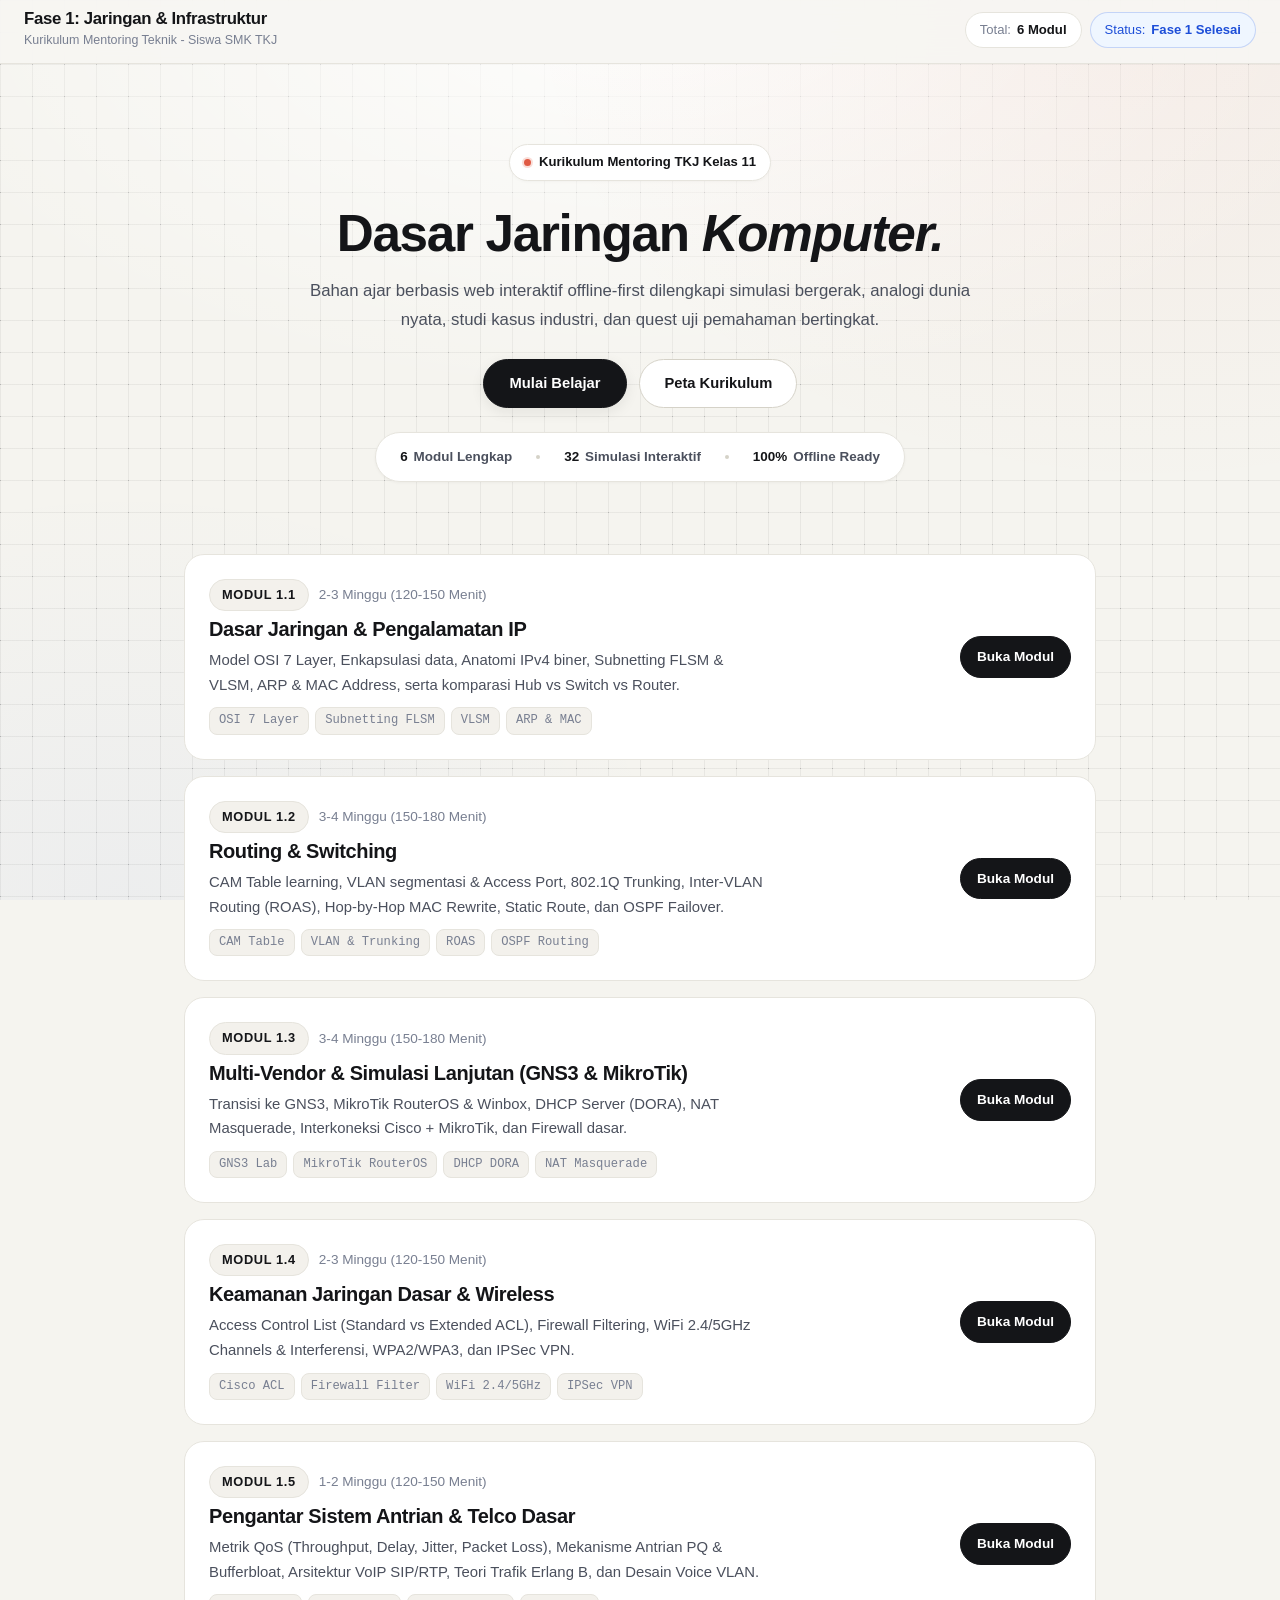
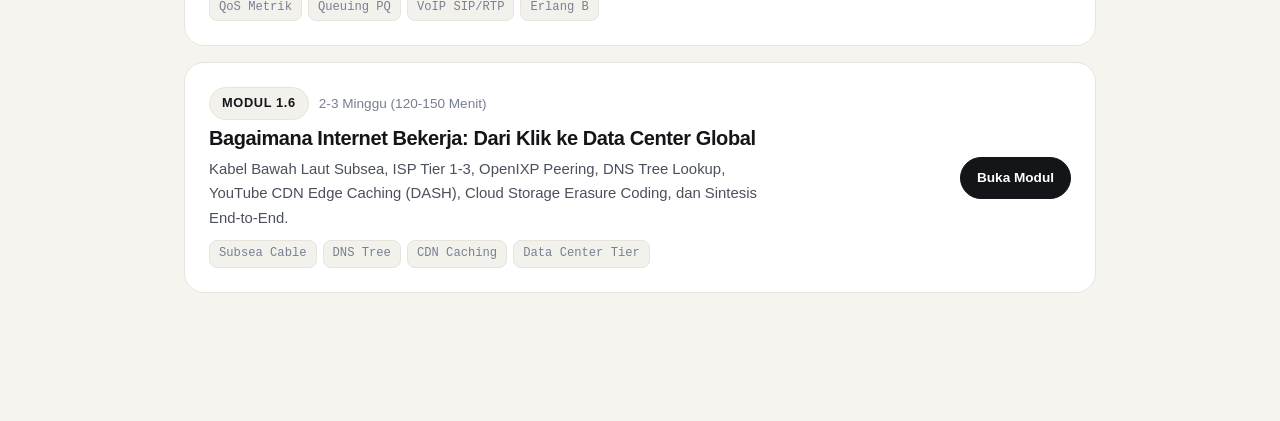
<file: index.html>
<!DOCTYPE html>
<html lang="id">
<head>
  <meta charset="UTF-8">
  <meta http-equiv="refresh" content="0; url=Bahan-Ajar-Fase-1/index.html">
  <title>Bahan Ajar Jaringan Komputer | Fase 1</title>
</head>
<body>
  <script>window.location.replace("Bahan-Ajar-Fase-1/index.html");</script>
</body>
</html>
</file>
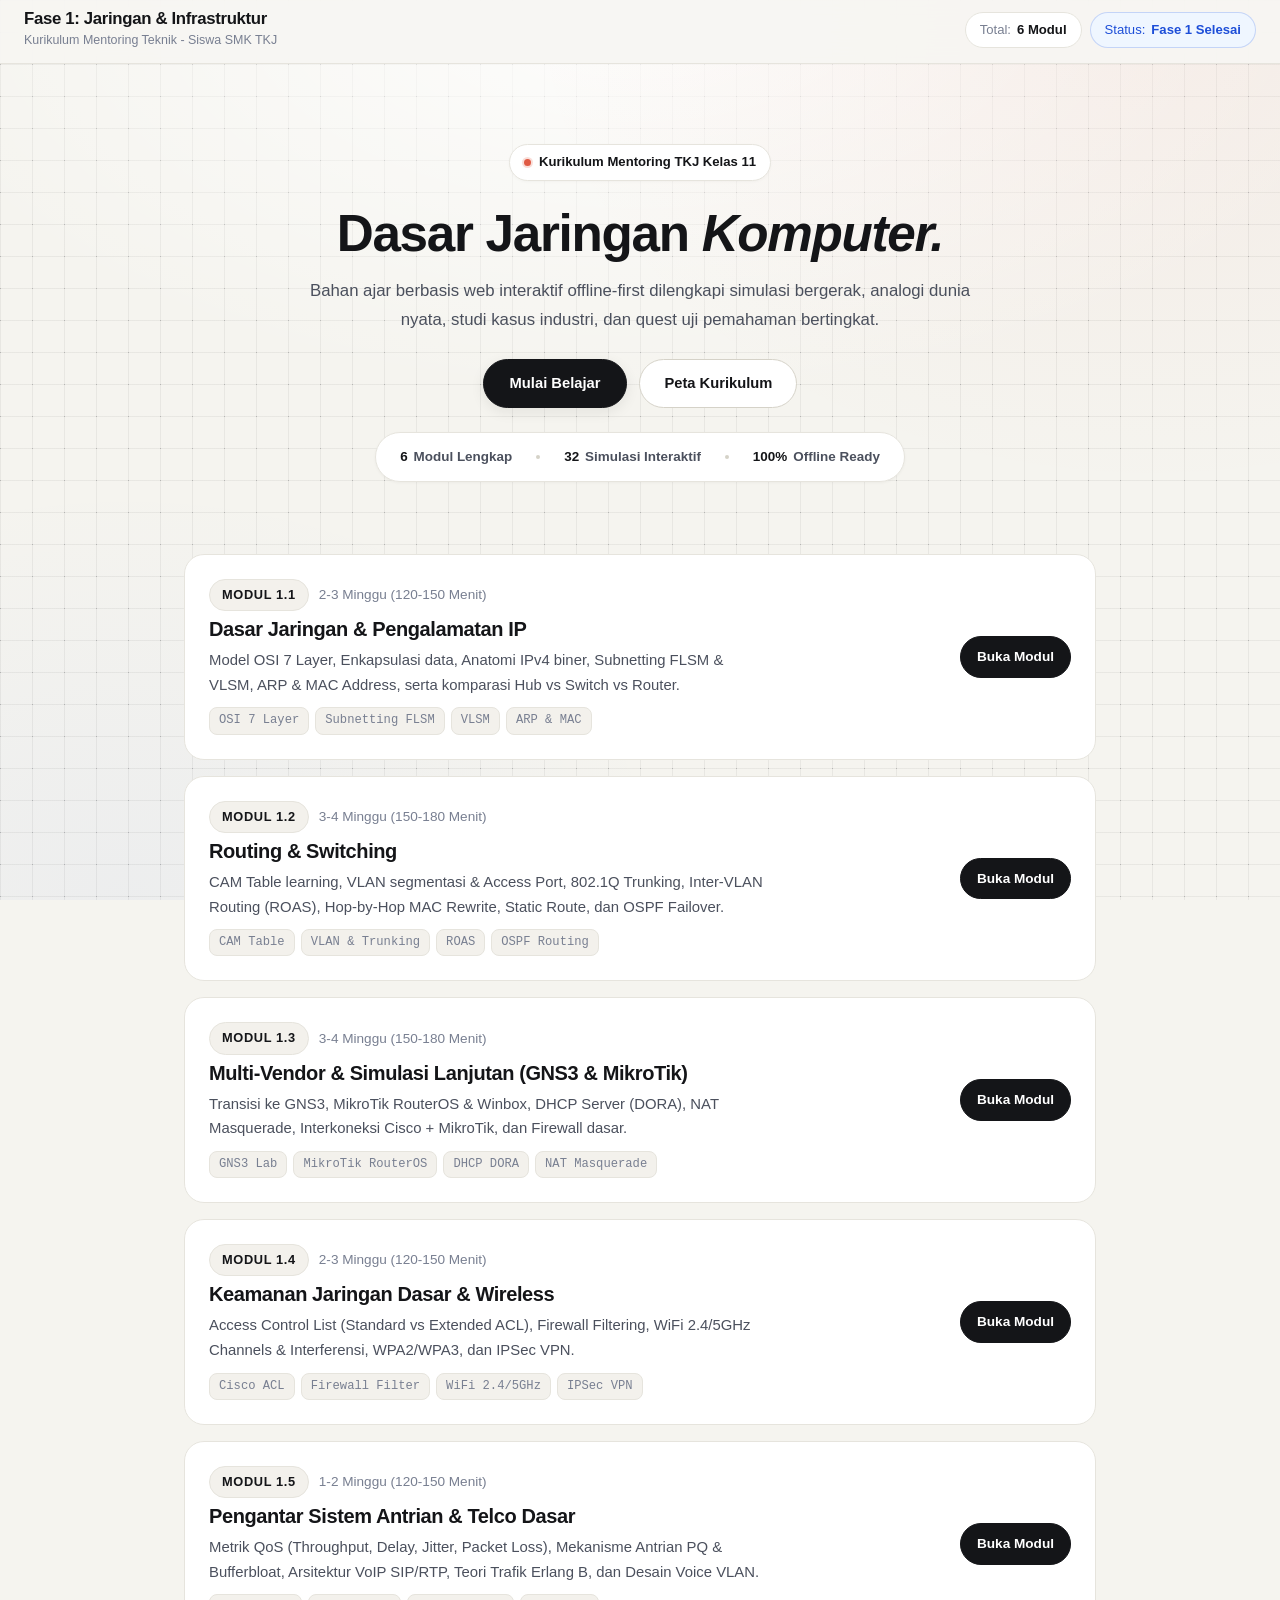
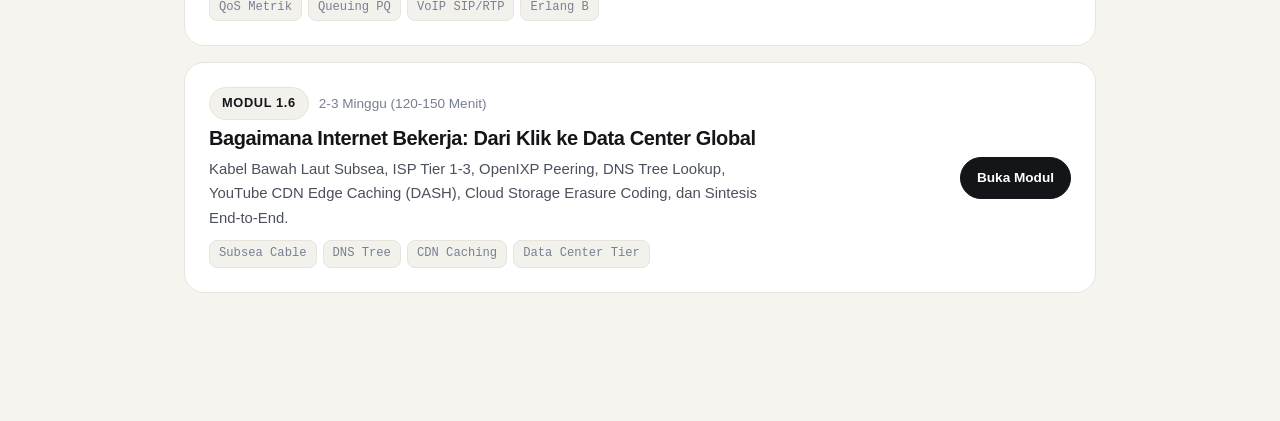
<file: Bahan-Ajar-Fase-1/index.html>
<!DOCTYPE html>
<html lang="id">
<head>
  <meta charset="UTF-8">
  <meta name="viewport" content="width=device-width, initial-scale=1.0">
  <title>Bahan Ajar Fase 1: Jaringan & Infrastruktur | Portal Pembelajaran</title>
  <link rel="stylesheet" href="assets/css/style.css">
</head>
<body data-module-id="portal-fase-1">

  <!-- Header Portal -->
  <header class="site-header">
    <div class="header-main">
      <div class="header-left">
        <div class="header-title-box">
          <h1>Fase 1: Jaringan & Infrastruktur</h1>
          <span class="header-subtitle">Kurikulum Mentoring Teknik - Siswa SMK TKJ</span>
        </div>
      </div>
      <div class="header-right">
        <span class="badge-meta">Total: <strong>6 Modul</strong></span>
        <span class="badge-meta badge-meta--quest">Status: <strong>Fase 1 Selesai</strong></span>
      </div>
    </div>
  </header>

  <!-- Portal Content -->
  <div class="layout-wrapper" style="max-width: 960px; margin: 0 auto; display: block;">

    <section class="modul-hero" style="text-align: center; border: none; padding: var(--space-7) 0 var(--space-5) 0;">
      <span class="badge-pill">
        <span class="badge-pill__dot"></span>
        <span>Kurikulum Mentoring TKJ Kelas 11</span>
      </span>
      <h2 class="modul-hero__title" style="font-size: clamp(2.2rem, 5vw, 3.2rem); margin-top: var(--space-2);">
        Dasar Jaringan <em>Komputer.</em>
      </h2>
      <p class="modul-hero__desc" style="max-width: 680px; margin: 0 auto; font-size: 1.05rem;">
        Bahan ajar berbasis web interaktif offline-first dilengkapi simulasi bergerak, analogi dunia nyata, studi kasus industri, dan quest uji pemahaman bertingkat.
      </p>

      <div class="hero-cta-group">
        <a href="modul-1-1.html" class="btn-primary-pill">Mulai Belajar</a>
        <a href="#daftar-modul" class="btn-secondary-pill">Peta Kurikulum</a>
      </div>

      <div class="hero-stats-strip">
        <span class="hero-stat-item"><strong>6</strong> Modul Lengkap</span>
        <span class="hero-stat-divider"></span>
        <span class="hero-stat-item"><strong>32</strong> Simulasi Interaktif</span>
        <span class="hero-stat-divider"></span>
        <span class="hero-stat-item"><strong>100%</strong> Offline Ready</span>
      </div>
    </section>

    <!-- Module List -->
    <div class="portal-module-list" id="daftar-modul">

      <!-- Modul 1.1 -->
      <a href="modul-1-1.html" class="portal-module-card">
        <div class="portal-module-card__content">
          <div style="display: flex; align-items: center; gap: 10px; margin-bottom: 6px; flex-wrap: wrap;">
            <span class="badge badge--primary">Modul 1.1</span>
            <span style="color: var(--text-muted); font-size: 0.85rem;">2-3 Minggu (120-150 Menit)</span>
          </div>
          <h3 style="font-size: 1.25rem; margin-bottom: 6px; color: var(--text-primary);">Dasar Jaringan & Pengalamatan IP</h3>
          <p style="color: var(--text-secondary); margin: 0; font-size: 0.93rem; line-height: 1.65;">
            Model OSI 7 Layer, Enkapsulasi data, Anatomi IPv4 biner, Subnetting FLSM & VLSM, ARP & MAC Address, serta komparasi Hub vs Switch vs Router.
          </p>
          <div class="portal-tags-list">
            <span class="portal-tag">OSI 7 Layer</span>
            <span class="portal-tag">Subnetting FLSM</span>
            <span class="portal-tag">VLSM</span>
            <span class="portal-tag">ARP & MAC</span>
          </div>
        </div>
        <div class="portal-module-card__action">
          <span class="btn-sim btn-sim--primary">Buka Modul</span>
        </div>
      </a>

      <!-- Modul 1.2 -->
      <a href="modul-1-2.html" class="portal-module-card">
        <div class="portal-module-card__content">
          <div style="display: flex; align-items: center; gap: 10px; margin-bottom: 6px; flex-wrap: wrap;">
            <span class="badge badge--primary">Modul 1.2</span>
            <span style="color: var(--text-muted); font-size: 0.85rem;">3-4 Minggu (150-180 Menit)</span>
          </div>
          <h3 style="font-size: 1.25rem; margin-bottom: 6px; color: var(--text-primary);">Routing & Switching</h3>
          <p style="color: var(--text-secondary); margin: 0; font-size: 0.93rem; line-height: 1.65;">
            CAM Table learning, VLAN segmentasi & Access Port, 802.1Q Trunking, Inter-VLAN Routing (ROAS), Hop-by-Hop MAC Rewrite, Static Route, dan OSPF Failover.
          </p>
          <div class="portal-tags-list">
            <span class="portal-tag">CAM Table</span>
            <span class="portal-tag">VLAN & Trunking</span>
            <span class="portal-tag">ROAS</span>
            <span class="portal-tag">OSPF Routing</span>
          </div>
        </div>
        <div class="portal-module-card__action">
          <span class="btn-sim btn-sim--primary">Buka Modul</span>
        </div>
      </a>

      <!-- Modul 1.3 -->
      <a href="modul-1-3.html" class="portal-module-card">
        <div class="portal-module-card__content">
          <div style="display: flex; align-items: center; gap: 10px; margin-bottom: 6px; flex-wrap: wrap;">
            <span class="badge badge--primary">Modul 1.3</span>
            <span style="color: var(--text-muted); font-size: 0.85rem;">3-4 Minggu (150-180 Menit)</span>
          </div>
          <h3 style="font-size: 1.25rem; margin-bottom: 6px; color: var(--text-primary);">Multi-Vendor & Simulasi Lanjutan (GNS3 & MikroTik)</h3>
          <p style="color: var(--text-secondary); margin: 0; font-size: 0.93rem; line-height: 1.65;">
            Transisi ke GNS3, MikroTik RouterOS & Winbox, DHCP Server (DORA), NAT Masquerade, Interkoneksi Cisco + MikroTik, dan Firewall dasar.
          </p>
          <div class="portal-tags-list">
            <span class="portal-tag">GNS3 Lab</span>
            <span class="portal-tag">MikroTik RouterOS</span>
            <span class="portal-tag">DHCP DORA</span>
            <span class="portal-tag">NAT Masquerade</span>
          </div>
        </div>
        <div class="portal-module-card__action">
          <span class="btn-sim btn-sim--primary">Buka Modul</span>
        </div>
      </a>

      <!-- Modul 1.4 -->
      <a href="modul-1-4.html" class="portal-module-card">
        <div class="portal-module-card__content">
          <div style="display: flex; align-items: center; gap: 10px; margin-bottom: 6px; flex-wrap: wrap;">
            <span class="badge badge--primary">Modul 1.4</span>
            <span style="color: var(--text-muted); font-size: 0.85rem;">2-3 Minggu (120-150 Menit)</span>
          </div>
          <h3 style="font-size: 1.25rem; margin-bottom: 6px; color: var(--text-primary);">Keamanan Jaringan Dasar & Wireless</h3>
          <p style="color: var(--text-secondary); margin: 0; font-size: 0.93rem; line-height: 1.65;">
            Access Control List (Standard vs Extended ACL), Firewall Filtering, WiFi 2.4/5GHz Channels & Interferensi, WPA2/WPA3, dan IPSec VPN.
          </p>
          <div class="portal-tags-list">
            <span class="portal-tag">Cisco ACL</span>
            <span class="portal-tag">Firewall Filter</span>
            <span class="portal-tag">WiFi 2.4/5GHz</span>
            <span class="portal-tag">IPSec VPN</span>
          </div>
        </div>
        <div class="portal-module-card__action">
          <span class="btn-sim btn-sim--primary">Buka Modul</span>
        </div>
      </a>

      <!-- Modul 1.5 -->
      <a href="modul-1-5.html" class="portal-module-card">
        <div class="portal-module-card__content">
          <div style="display: flex; align-items: center; gap: 10px; margin-bottom: 6px; flex-wrap: wrap;">
            <span class="badge badge--primary">Modul 1.5</span>
            <span style="color: var(--text-muted); font-size: 0.85rem;">1-2 Minggu (120-150 Menit)</span>
          </div>
          <h3 style="font-size: 1.25rem; margin-bottom: 6px; color: var(--text-primary);">Pengantar Sistem Antrian & Telco Dasar</h3>
          <p style="color: var(--text-secondary); margin: 0; font-size: 0.93rem; line-height: 1.65;">
            Metrik QoS (Throughput, Delay, Jitter, Packet Loss), Mekanisme Antrian PQ & Bufferbloat, Arsitektur VoIP SIP/RTP, Teori Trafik Erlang B, dan Desain Voice VLAN.
          </p>
          <div class="portal-tags-list">
            <span class="portal-tag">QoS Metrik</span>
            <span class="portal-tag">Queuing PQ</span>
            <span class="portal-tag">VoIP SIP/RTP</span>
            <span class="portal-tag">Erlang B</span>
          </div>
        </div>
        <div class="portal-module-card__action">
          <span class="btn-sim btn-sim--primary">Buka Modul</span>
        </div>
      </a>

      <!-- Modul 1.6 -->
      <a href="modul-1-6.html" class="portal-module-card">
        <div class="portal-module-card__content">
          <div style="display: flex; align-items: center; gap: 10px; margin-bottom: 6px; flex-wrap: wrap;">
            <span class="badge badge--primary">Modul 1.6</span>
            <span style="color: var(--text-muted); font-size: 0.85rem;">2-3 Minggu (120-150 Menit)</span>
          </div>
          <h3 style="font-size: 1.25rem; margin-bottom: 6px; color: var(--text-primary);">Bagaimana Internet Bekerja: Dari Klik ke Data Center Global</h3>
          <p style="color: var(--text-secondary); margin: 0; font-size: 0.93rem; line-height: 1.65;">
            Kabel Bawah Laut Subsea, ISP Tier 1-3, OpenIXP Peering, DNS Tree Lookup, YouTube CDN Edge Caching (DASH), Cloud Storage Erasure Coding, dan Sintesis End-to-End.
          </p>
          <div class="portal-tags-list">
            <span class="portal-tag">Subsea Cable</span>
            <span class="portal-tag">DNS Tree</span>
            <span class="portal-tag">CDN Caching</span>
            <span class="portal-tag">Data Center Tier</span>
          </div>
        </div>
        <div class="portal-module-card__action">
          <span class="btn-sim btn-sim--primary">Buka Modul</span>
        </div>
      </a>

    </div>
  </div>

  <script src="assets/js/anim-engine.js"></script>
  <script src="assets/js/core.js"></script>
</body>
</html>
</file>
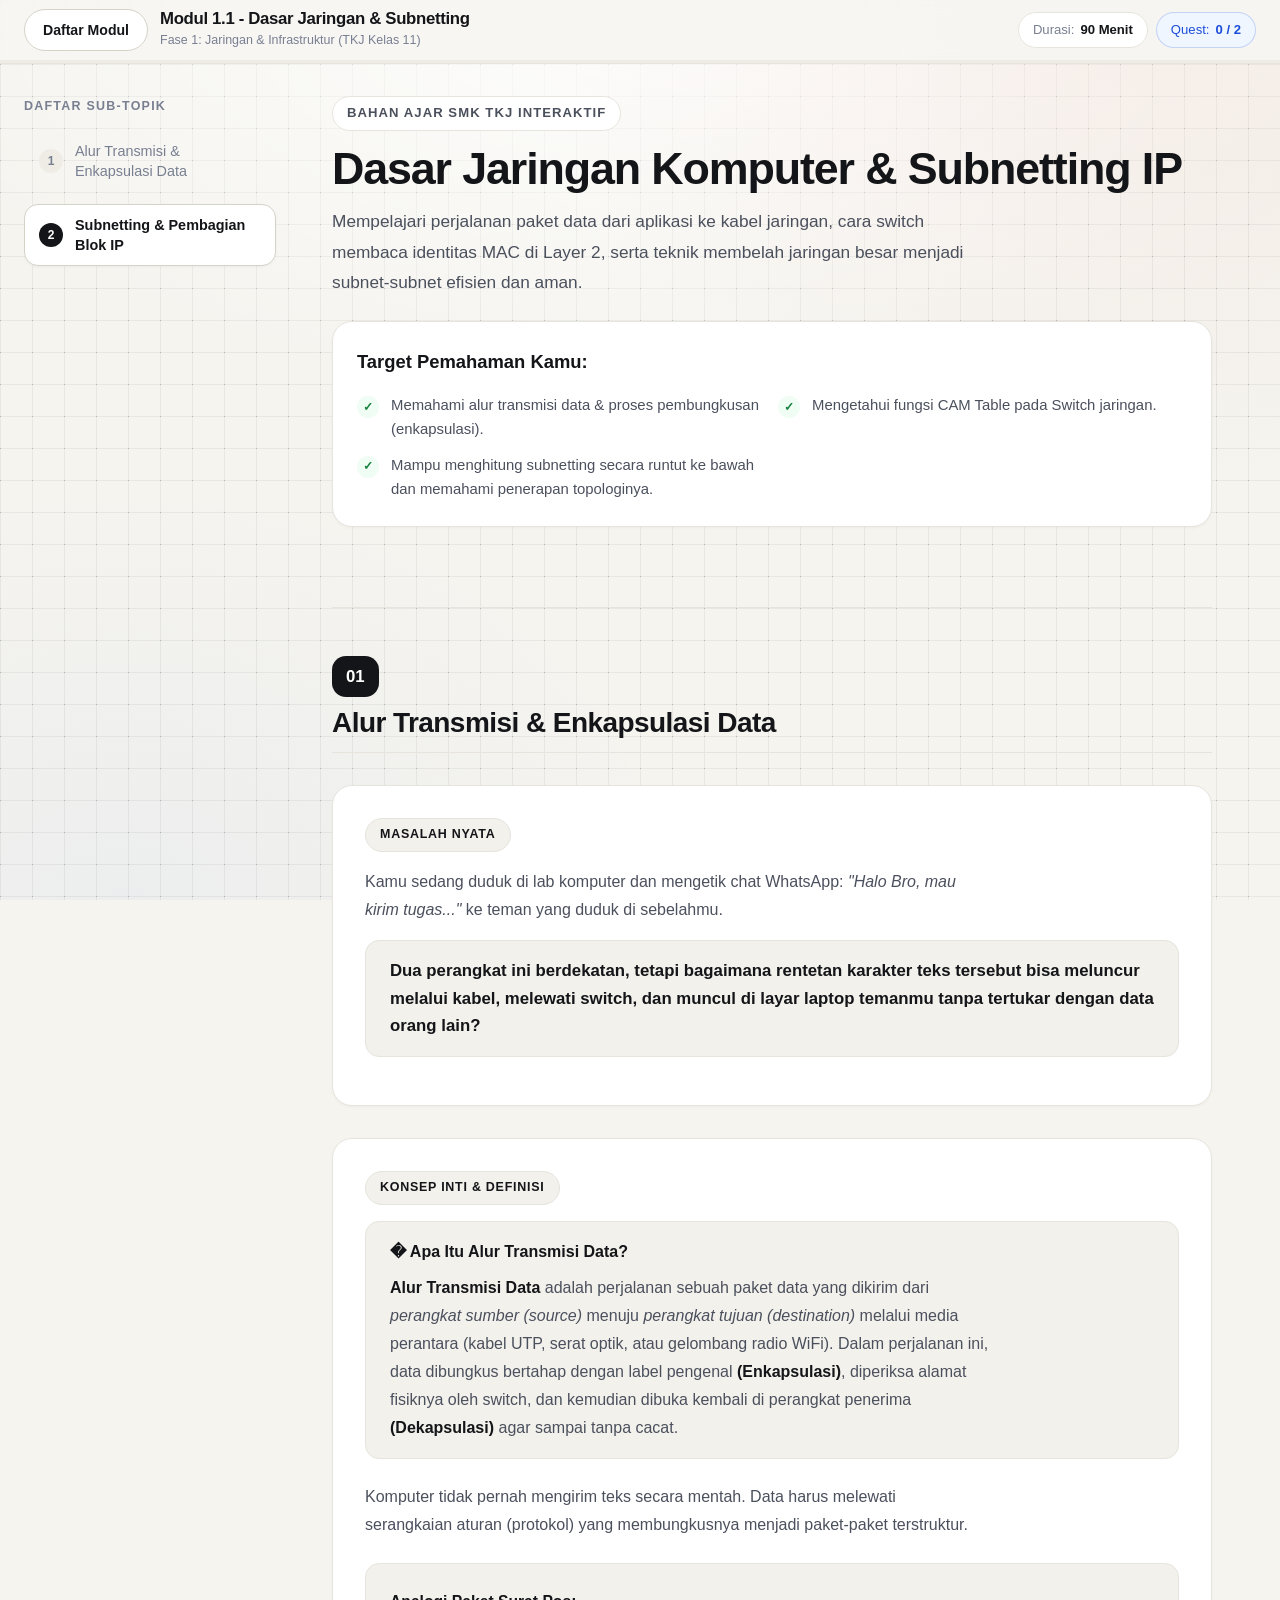
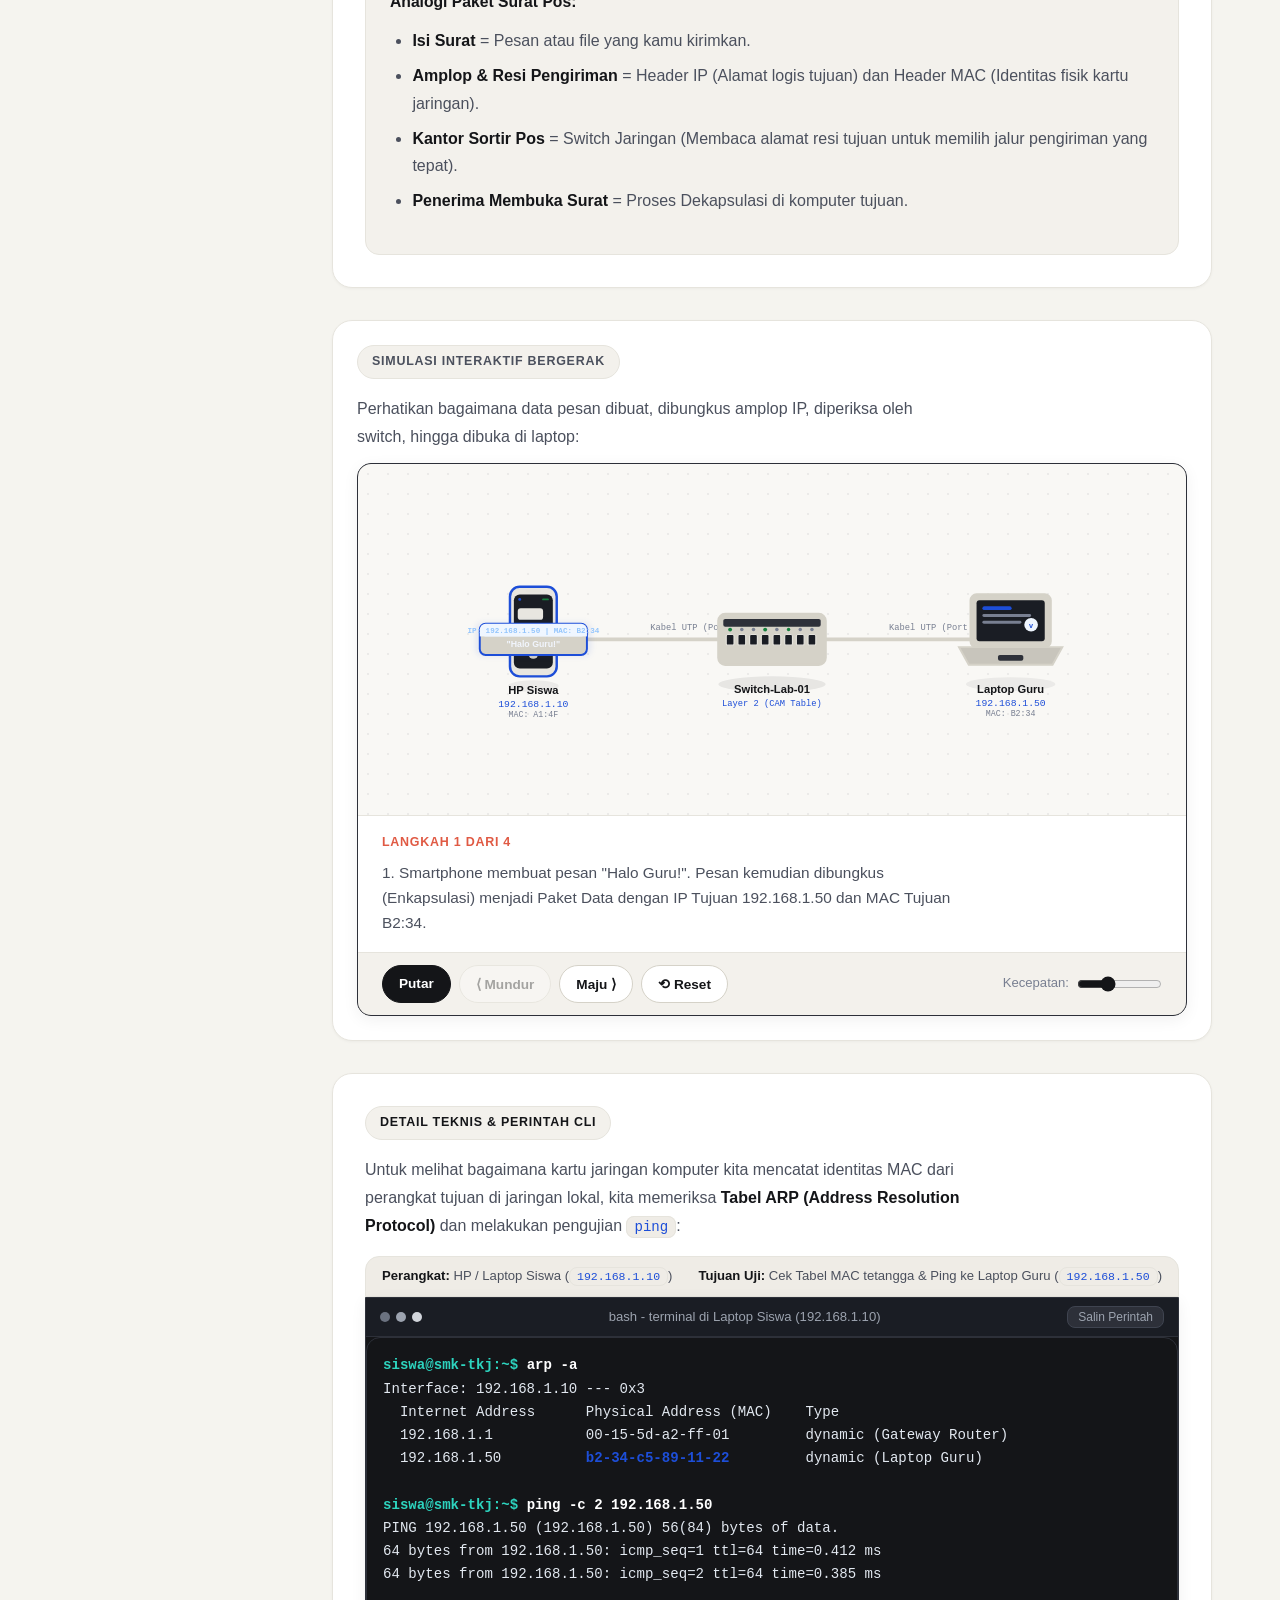
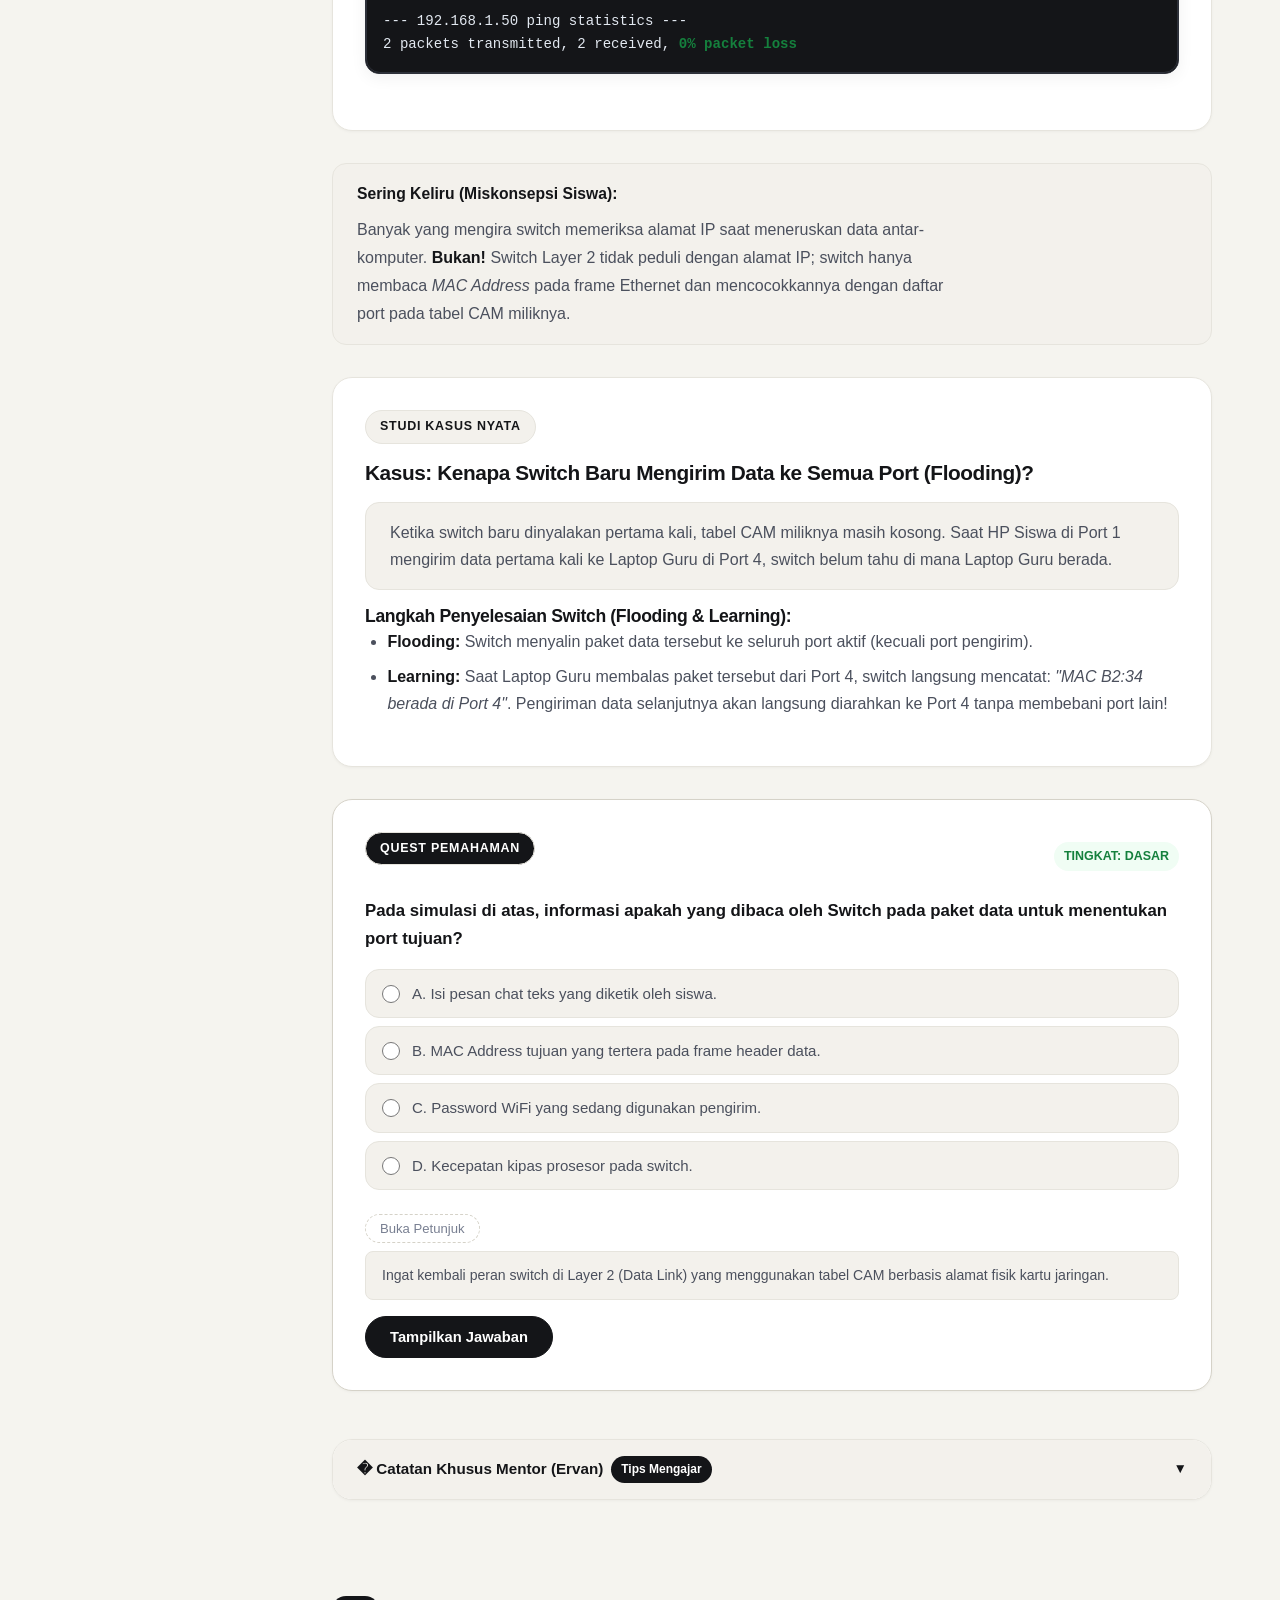
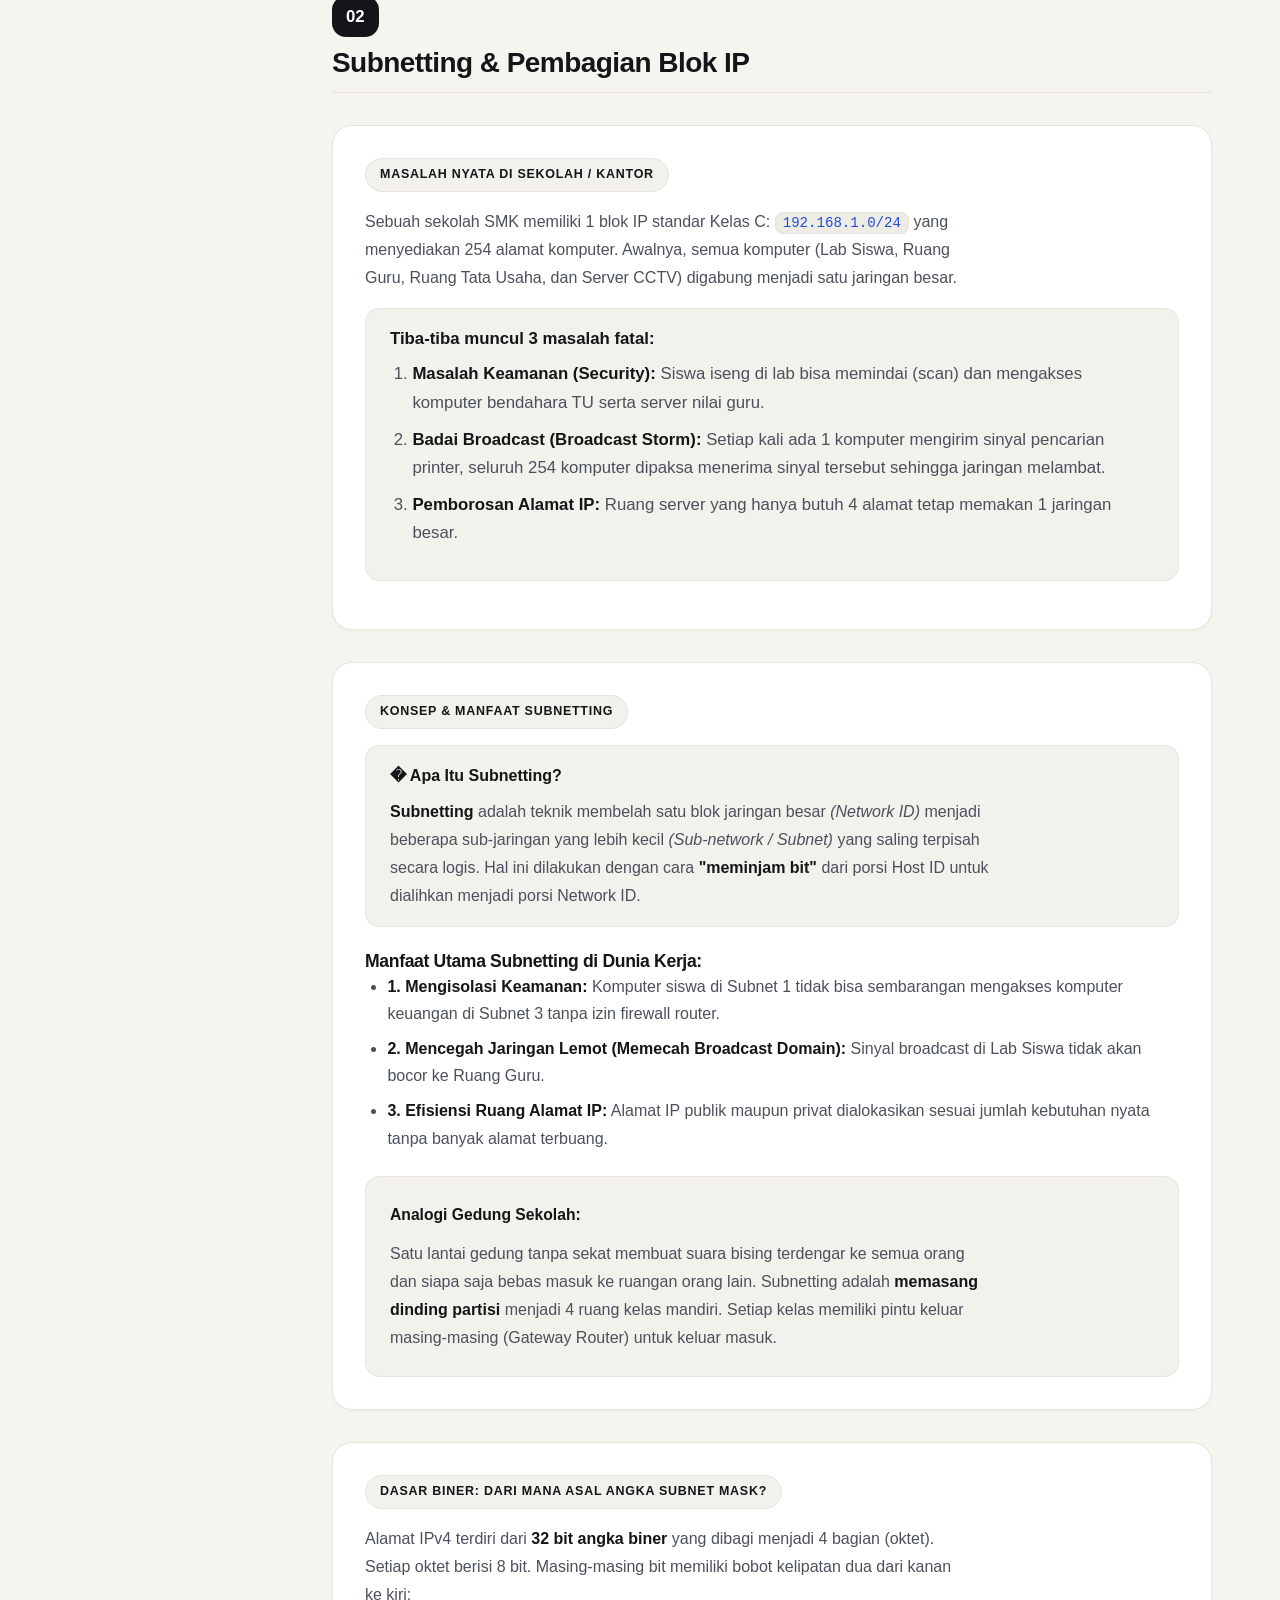
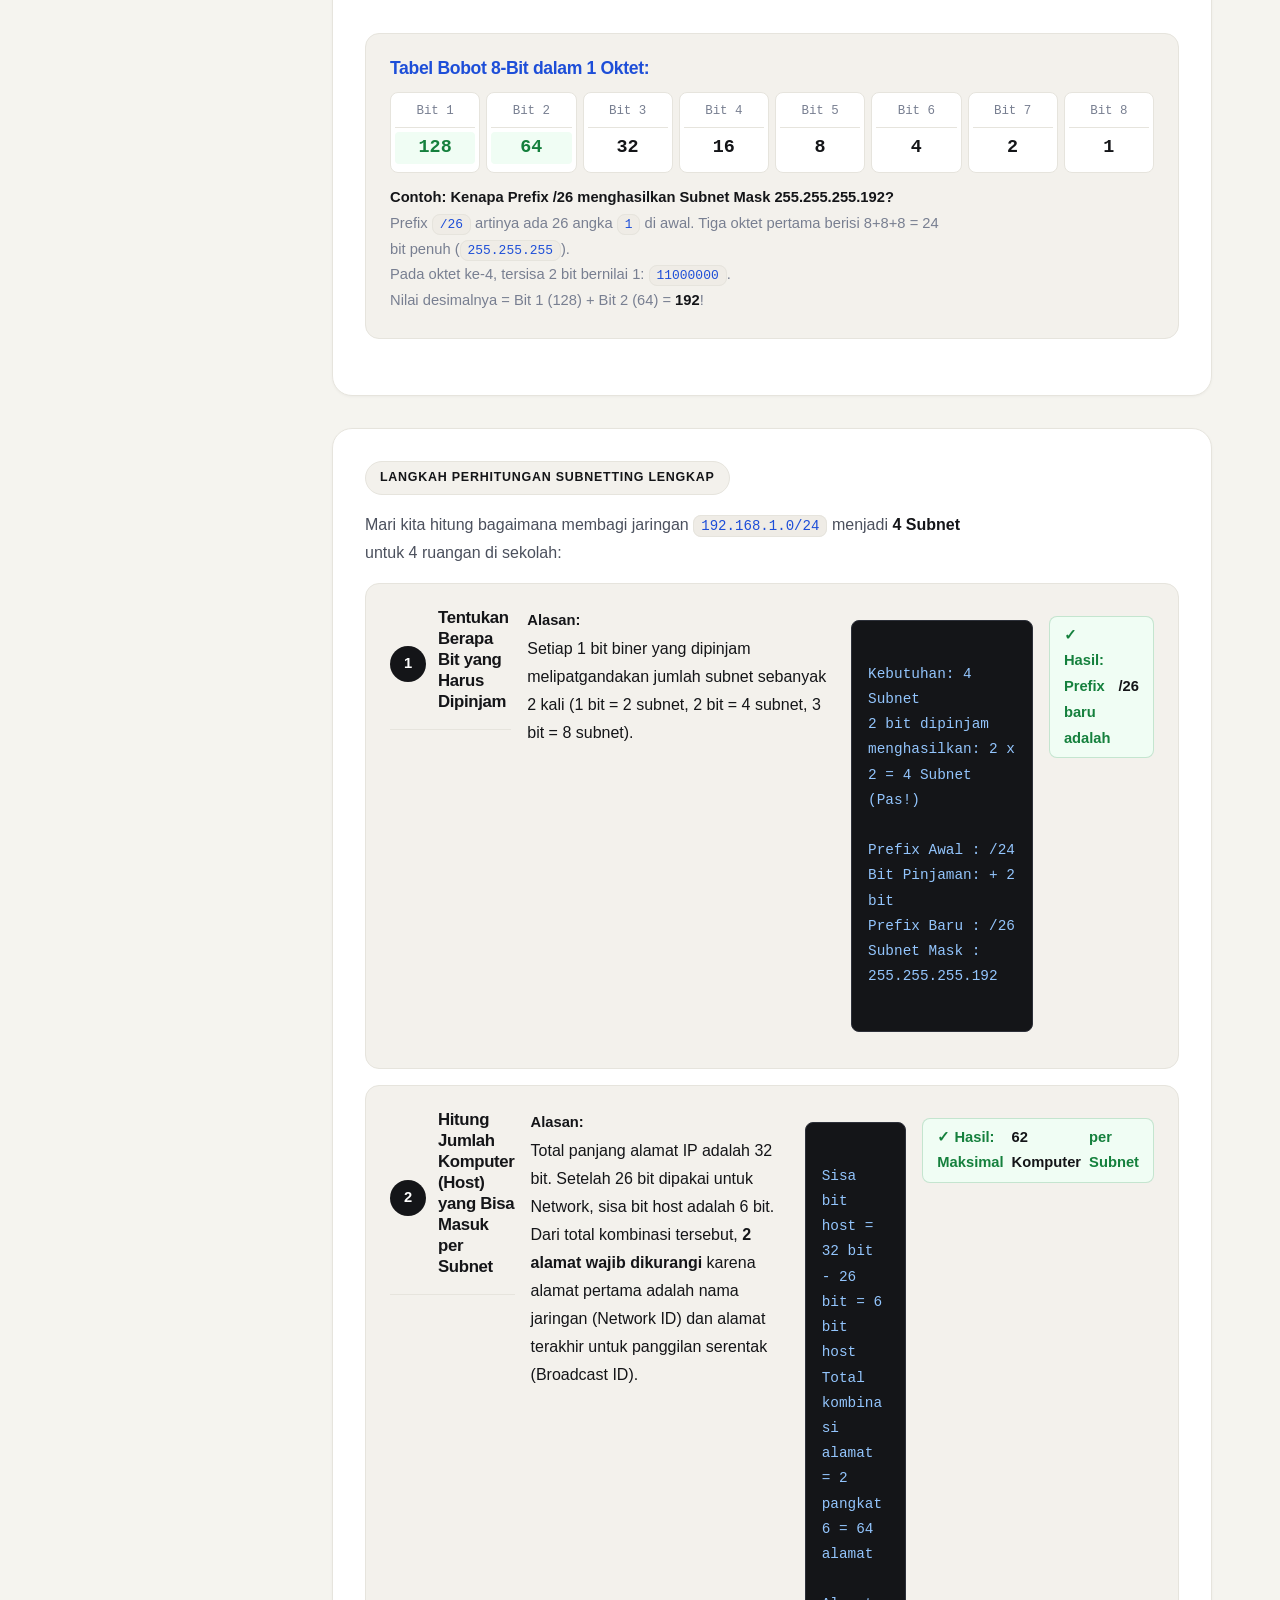
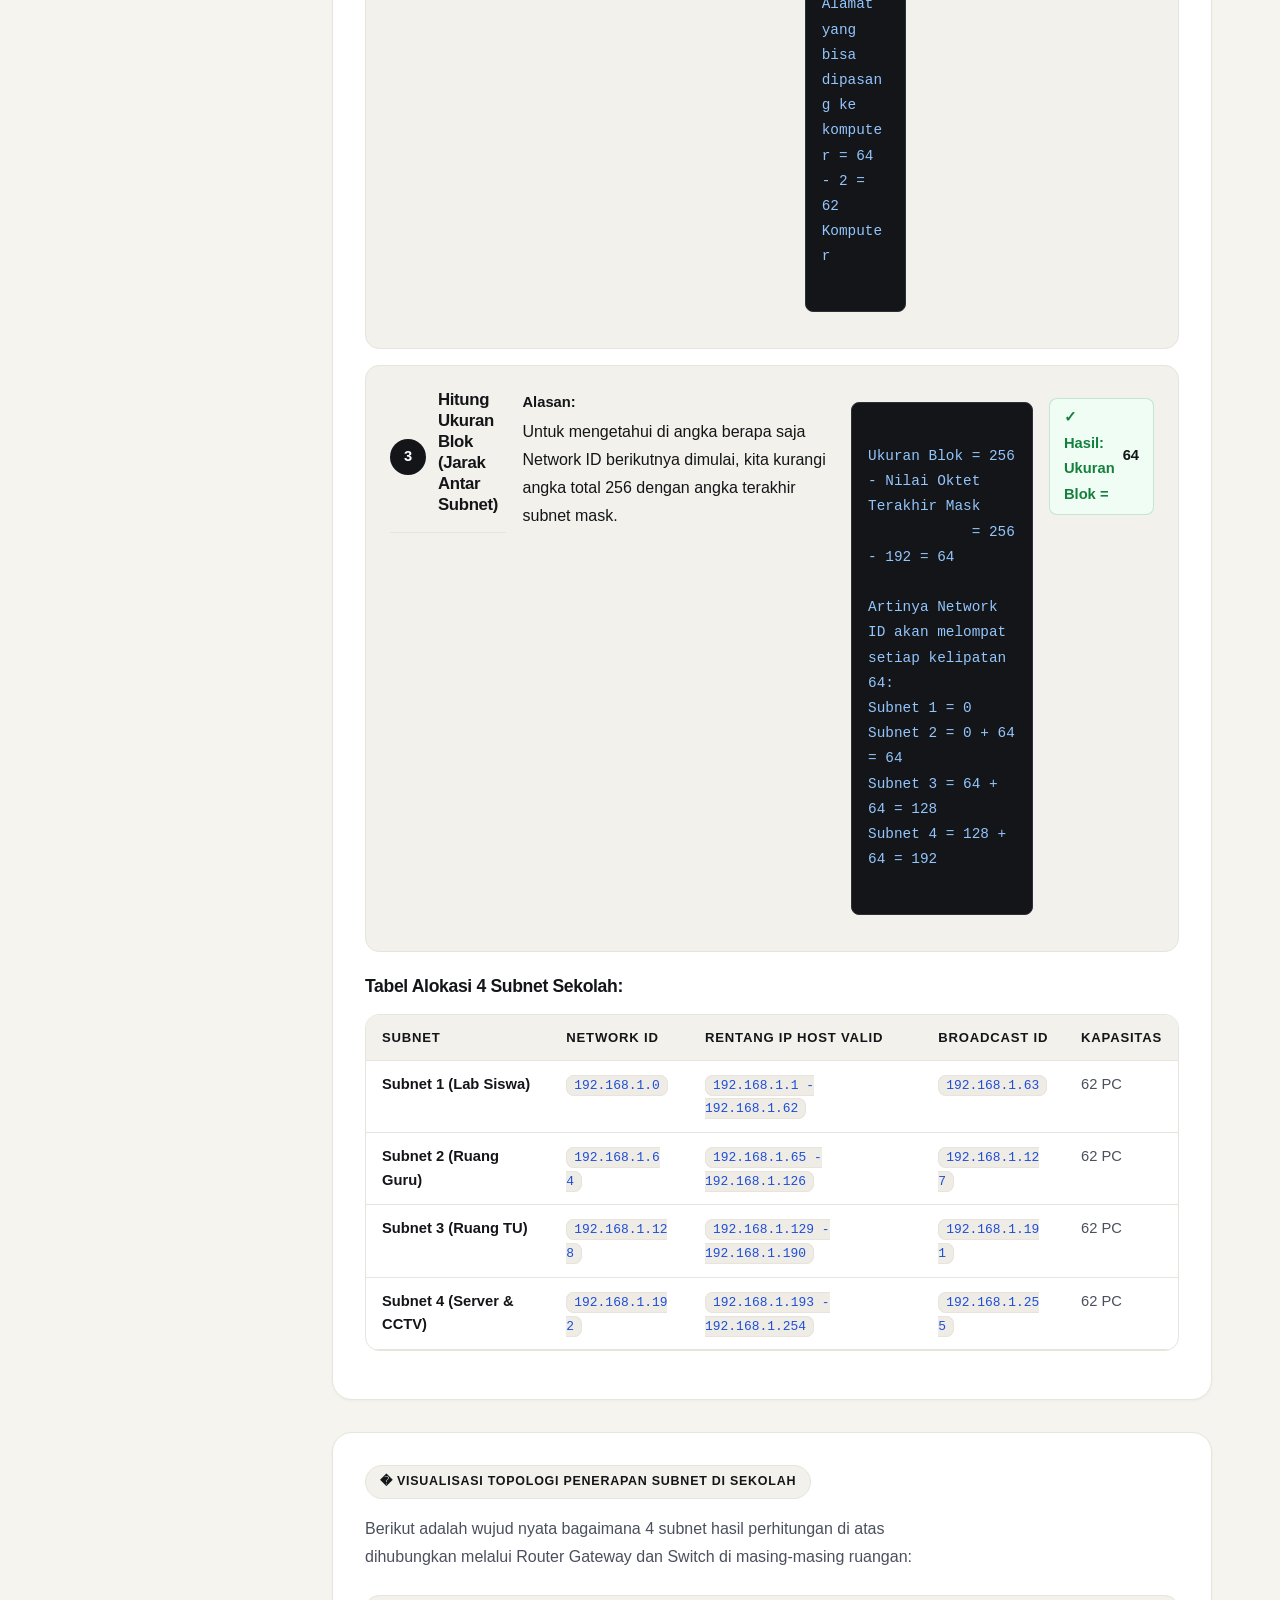
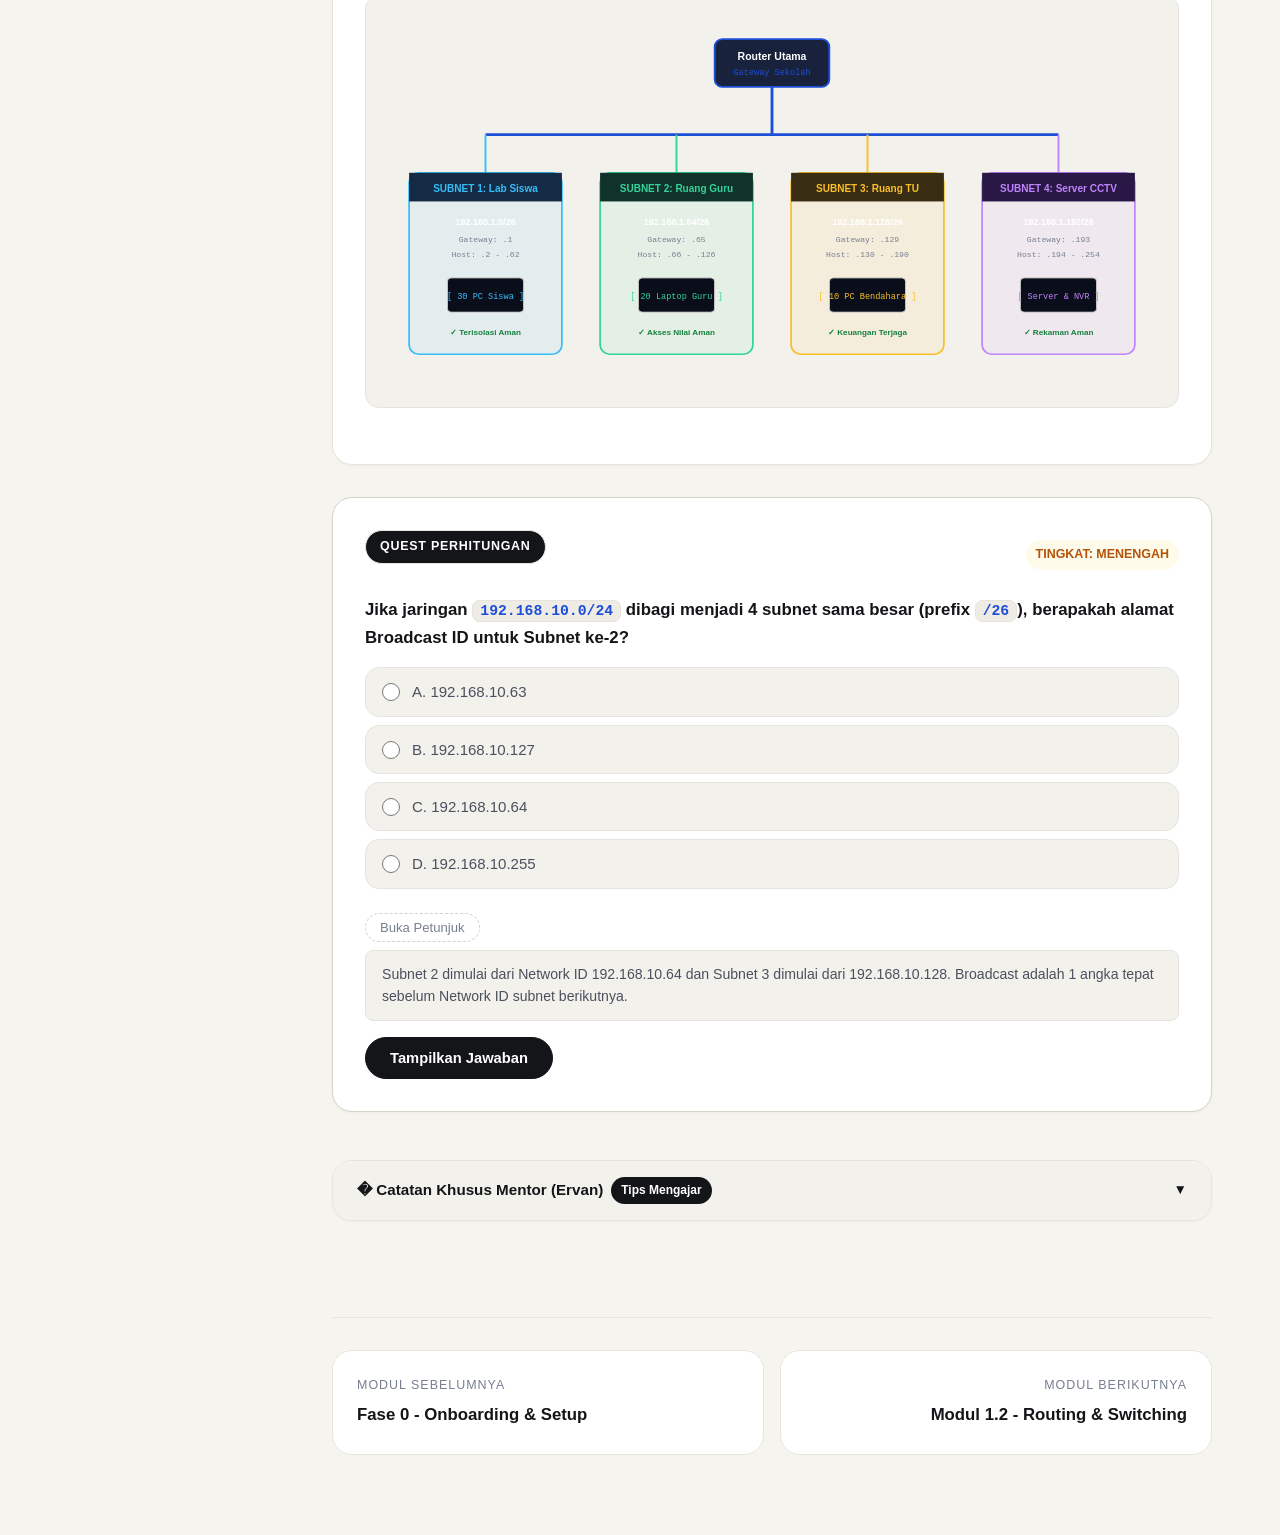
<file: Bahan-Ajar-Fase-1/_test.html>
﻿<!DOCTYPE html>
<html lang="id">
<head>
  <meta charset="UTF-8">
  <meta name="viewport" content="width=device-width, initial-scale=1.0">
  <title>Bahan Ajar Jaringan Komputer - Fase 1</title>
  <link rel="stylesheet" href="assets/css/style.css">
</head>
<body data-module-id="modul-test">

  <!-- ========================================================================
       1. HEADER STICKY + READING PROGRESS
       ======================================================================== -->
  <header class="site-header">
    <div class="header-main">
      <div class="header-left">
        <a href="#" class="btn-back">Daftar Modul</a>
        <div class="header-title-box">
          <h1>Modul 1.1 - Dasar Jaringan & Subnetting</h1>
          <span class="header-subtitle">Fase 1: Jaringan & Infrastruktur (TKJ Kelas 11)</span>
        </div>
      </div>

      <div class="header-right">
        <span class="badge-meta"> Durasi: <strong>90 Menit</strong></span>
        <span class="badge-meta badge-meta--quest"> Quest: <strong>0 / 2</strong></span>
      </div>
    </div>

    <!-- Progress Bar Scroll -->
    <div class="progress-container">
      <div class="progress-bar" id="reading-progress"></div>
    </div>
  </header>

  <!-- ========================================================================
       2. WRAPPER LAYOUT & SIDEBAR
       ======================================================================== -->
  <div class="layout-wrapper">

    <!-- Sidebar Sub-Topik (Desktop) -->
    <aside class="sidebar-nav">
      <div class="sidebar-title">Daftar Sub-Topik</div>
      <ul class="subtopic-nav-list">
        <li class="subtopic-nav-item active">
          <a href="#subtopik-1">
            <span class="subtopic-nav-num">1</span>
            <span>Alur Transmisi & Enkapsulasi Data</span>
          </a>
        </li>
        <li class="subtopic-nav-item">
          <a href="#subtopik-2">
            <span class="subtopic-nav-num">2</span>
            <span>Subnetting & Pembagian Blok IP</span>
          </a>
        </li>
      </ul>
    </aside>

    <!-- Konten Utama -->
    <main class="main-content">

      <!-- Menu Dropdown Mobile -->
      <div class="mobile-nav-select-wrapper">
        <select class="mobile-nav-select" aria-label="Pilih Sub-topik">
          <option value="subtopik-1">1. Alur Transmisi & Enkapsulasi Data</option>
          <option value="subtopik-2">2. Subnetting & Pembagian Blok IP</option>
        </select>
      </div>

      <!-- Hero Header Modul -->
      <section class="modul-hero">
        <span class="modul-hero__eyebrow"> Bahan Ajar SMK TKJ Interaktif</span>
        <h2 class="modul-hero__title">Dasar Jaringan Komputer & Subnetting IP</h2>
        <p class="modul-hero__desc">
          Mempelajari perjalanan paket data dari aplikasi ke kabel jaringan, cara switch membaca identitas MAC di Layer 2, serta teknik membelah jaringan besar menjadi subnet-subnet efisien dan aman.
        </p>

        <!-- Target Belajar -->
        <div class="learning-goals">
          <div class="learning-goals__title"> Target Pemahaman Kamu:</div>
          <ul class="learning-goals__list">
            <li class="learning-goals__item">
              <span class="learning-goals__check">✓</span>
              <span>Memahami alur transmisi data & proses pembungkusan (enkapsulasi).</span>
            </li>
            <li class="learning-goals__item">
              <span class="learning-goals__check">✓</span>
              <span>Mengetahui fungsi CAM Table pada Switch jaringan.</span>
            </li>
            <li class="learning-goals__item">
              <span class="learning-goals__check">✓</span>
              <span>Mampu menghitung subnetting secara runtut ke bawah dan memahami penerapan topologinya.</span>
            </li>
          </ul>
        </div>
      </section>

      <!-- ====================================================================
           SUB-TOPIK 1: ALUR TRANSMISI & ENKAPSULASI DATA
           ==================================================================== -->
      <section class="subtopic-section" id="subtopik-1">
        <div class="subtopic-header">
          <div class="subtopic-number">01</div>
          <h2 class="subtopic-title">Alur Transmisi & Enkapsulasi Data</h2>
        </div>

        <!-- BLOK 1: MASALAH -->
        <div class="block-card block--hook">
          <span class="block-badge">Masalah Nyata</span>
          <p>
            Kamu sedang duduk di lab komputer dan mengetik chat WhatsApp: <em>"Halo Bro, mau kirim tugas..."</em> ke teman yang duduk di sebelahmu.
          </p>
          <div class="hook-question">
            Dua perangkat ini berdekatan, tetapi bagaimana rentetan karakter teks tersebut bisa meluncur melalui kabel, melewati switch, dan muncul di layar laptop temanmu tanpa tertukar dengan data orang lain?
          </div>
        </div>

        <!-- BLOK 2: KONSEP & DEFINISI EKSPLISIT -->
        <div class="block-card block--concept">
          <span class="block-badge">Konsep Inti & Definisi</span>

          <!-- Definisi Lengkap Sebelum Masuk ke Penjelasan -->
          <div class="definition-box">
            <div class="definition-title">� Apa Itu Alur Transmisi Data?</div>
            <p style="margin: 0;">
              <strong>Alur Transmisi Data</strong> adalah perjalanan sebuah paket data yang dikirim dari <em>perangkat sumber (source)</em> menuju <em>perangkat tujuan (destination)</em> melalui media perantara (kabel UTP, serat optik, atau gelombang radio WiFi). Dalam perjalanan ini, data dibungkus bertahap dengan label pengenal <strong>(Enkapsulasi)</strong>, diperiksa alamat fisiknya oleh switch, dan kemudian dibuka kembali di perangkat penerima <strong>(Dekapsulasi)</strong> agar sampai tanpa cacat.
            </p>
          </div>

          <p>
            Komputer tidak pernah mengirim teks secara mentah. Data harus melewati serangkaian aturan (protokol) yang membungkusnya menjadi paket-paket terstruktur.
          </p>

          <div class="analogy-box">
            <div class="analogy-title">Analogi Paket Surat Pos:</div>
            <ul>
              <li><strong>Isi Surat</strong> = Pesan atau file yang kamu kirimkan.</li>
              <li><strong>Amplop & Resi Pengiriman</strong> = Header IP (Alamat logis tujuan) dan Header MAC (Identitas fisik kartu jaringan).</li>
              <li><strong>Kantor Sortir Pos</strong> = Switch Jaringan (Membaca alamat resi tujuan untuk memilih jalur pengiriman yang tepat).</li>
              <li><strong>Penerima Membuka Surat</strong> = Proses Dekapsulasi di komputer tujuan.</li>
            </ul>
          </div>
        </div>

        <!-- BLOK 3: SIMULASI BERGERAK DETAIL MIKRO -->
        <div class="block-card block--sim">
          <span class="block-badge">Simulasi Interaktif Bergerak</span>
          <p style="margin-bottom: 12px;">
            Perhatikan bagaimana data pesan dibuat, dibungkus amplop IP, diperiksa oleh switch, hingga dibuka di laptop:
          </p>

          <div class="sim-container" id="sim-demo-jaringan">
            <!-- Stage Blueprint Canvas -->
            <div class="sim__stage">
              <svg viewBox="0 0 850 360" preserveAspectRatio="xMidYMid meet">
                <!-- Kabel Fisik dengan Label -->
                <line x1="180" y1="180" x2="425" y2="180" stroke="var(--border-light)" stroke-width="4" stroke-linecap="round" />
                <line x1="425" y1="180" x2="670" y2="180" stroke="var(--border-light)" stroke-width="4" stroke-linecap="round" />
                <text x="300" y="170" fill="var(--text-dim)" font-size="9" font-family="var(--font-mono)">Kabel UTP (Port 1)</text>
                <text x="545" y="170" fill="var(--text-dim)" font-size="9" font-family="var(--font-mono)">Kabel UTP (Port 4)</text>

                <!-- Node 1: Smartphone Pengirim (Pusat di x=180, y=180) -->
                <g id="node-hp" data-cx="180" data-cy="180" transform="translate(115, 110)">
                  <!-- Injected via anim-engine.js -->
                </g>

                <!-- Node 2: Switch Jaringan (Pusat di x=425, y=180) -->
                <g id="node-switch" data-cx="425" data-cy="180" transform="translate(360, 110)">
                  <!-- Injected via anim-engine.js -->
                </g>

                <!-- Node 3: Laptop Penerima (Pusat di x=670, y=180) -->
                <g id="node-laptop" data-cx="670" data-cy="180" transform="translate(605, 110)">
                  <!-- Injected via anim-engine.js -->
                </g>
              </svg>
            </div>

            <!-- Narasi Langkah Dinamis -->
            <div class="sim__narration">
              <span class="sim__step-badge">Langkah 1 dari 4</span>
              <p class="sim__text">Smartphone menyiapkan data pesan...</p>
            </div>

            <!-- Kontrol Simulasi -->
            <div class="sim__controls">
              <div class="sim-btn-group">
                <button class="btn-sim btn-sim--primary" data-action="play"> Putar</button>
                <button class="btn-sim" data-action="prev">⟨ Mundur</button>
                <button class="btn-sim" data-action="next">Maju ⟩</button>
                <button class="btn-sim" data-action="reset">⟲ Reset</button>
              </div>

              <div class="sim-speed-box">
                <span>Kecepatan:</span>
                <input type="range" class="sim-speed-slider" data-action="speed" min="0.5" max="2" step="0.25" value="1">
              </div>
            </div>
          </div>
        </div>

        <!-- BLOK 4: DETAIL TEKNIS (DENGAN KONTEKS TERMINAL JELAS) -->
        <div class="block-card block--detail">
          <span class="block-badge">Detail Teknis & Perintah CLI</span>
          <p>
            Untuk melihat bagaimana kartu jaringan komputer kita mencatat identitas MAC dari perangkat tujuan di jaringan lokal, kita memeriksa <strong>Tabel ARP (Address Resolution Protocol)</strong> dan melakukan pengujian <code>ping</code>:
          </p>

          <!-- Banner Keterangan Terminal Eksplisit -->
          <div class="terminal-context-banner">
            <span> <strong>Perangkat:</strong> HP / Laptop Siswa (<code>192.168.1.10</code>)</span>
            <span> <strong>Tujuan Uji:</strong> Cek Tabel MAC tetangga & Ping ke Laptop Guru (<code>192.168.1.50</code>)</span>
          </div>

          <!-- Komponen Terminal -->
          <div class="terminal">
            <div class="terminal__bar">
              <div class="terminal__dots">
                <span class="terminal__dot terminal__dot--red"></span>
                <span class="terminal__dot terminal__dot--yellow"></span>
                <span class="terminal__dot terminal__dot--green"></span>
              </div>
              <span>bash - terminal di Laptop Siswa (192.168.1.10)</span>
            </div>
            <pre class="terminal__body"><span class="terminal__prompt">siswa@smk-tkj:~$</span> <span class="terminal__cmd">arp -a</span>
Interface: 192.168.1.10 --- 0x3
  Internet Address      Physical Address (MAC)    Type
  192.168.1.1           00-15-5d-a2-ff-01         dynamic (Gateway Router)
  192.168.1.50          <span style="color: var(--info); font-weight: bold;">b2-34-c5-89-11-22</span>         dynamic (Laptop Guru)

<span class="terminal__prompt">siswa@smk-tkj:~$</span> <span class="terminal__cmd">ping -c 2 192.168.1.50</span>
PING 192.168.1.50 (192.168.1.50) 56(84) bytes of data.
64 bytes from 192.168.1.50: icmp_seq=1 ttl=64 time=0.412 ms
64 bytes from 192.168.1.50: icmp_seq=2 ttl=64 time=0.385 ms

--- 192.168.1.50 ping statistics ---
2 packets transmitted, 2 received, <span style="color: var(--success); font-weight: bold;">0% packet loss</span></pre>
          </div>
        </div>

        <!-- MISKONSEPSI -->
        <div class="misconception-box">
          <div class="misconception-title">Sering Keliru (Miskonsepsi Siswa):</div>
          <p style="margin: 0;">
            Banyak yang mengira switch memeriksa alamat IP saat meneruskan data antar-komputer. <strong>Bukan!</strong> Switch Layer 2 tidak peduli dengan alamat IP; switch hanya membaca <em>MAC Address</em> pada frame Ethernet dan mencocokkannya dengan daftar port pada tabel CAM miliknya.
          </p>
        </div>

        <!-- BLOK 5: STUDI KASUS -->
        <div class="block-card block--case">
          <span class="block-badge">Studi Kasus Nyata</span>
          <h3>Kasus: Kenapa Switch Baru Mengirim Data ke Semua Port (Flooding)?</h3>
          <div class="case-scenario">
            Ketika switch baru dinyalakan pertama kali, tabel CAM miliknya masih kosong. Saat HP Siswa di Port 1 mengirim data pertama kali ke Laptop Guru di Port 4, switch belum tahu di mana Laptop Guru berada.
          </div>
          <h4>Langkah Penyelesaian Switch (Flooding & Learning):</h4>
          <ul>
            <li><strong>Flooding:</strong> Switch menyalin paket data tersebut ke seluruh port aktif (kecuali port pengirim).</li>
            <li><strong>Learning:</strong> Saat Laptop Guru membalas paket tersebut dari Port 4, switch langsung mencatat: <em>"MAC B2:34 berada di Port 4"</em>. Pengiriman data selanjutnya akan langsung diarahkan ke Port 4 tanpa membebani port lain!</li>
          </ul>
        </div>

        <!-- BLOK 6 & 7: QUEST INTERAKTIF -->
        <div class="block-card block--quest" id="quest-01" data-quest-id="quest-01">
          <div class="quest-header">
            <span class="block-badge">Quest Pemahaman</span>
            <span class="quest-difficulty difficulty--dasar">Tingkat: Dasar</span>
          </div>

          <div class="quest-question">
            Pada simulasi di atas, informasi apakah yang dibaca oleh Switch pada paket data untuk menentukan port tujuan?
          </div>

          <div class="quest-options">
            <label class="quest-option-label">
              <input type="radio" name="q1" value="A">
              <span>A. Isi pesan chat teks yang diketik oleh siswa.</span>
            </label>
            <label class="quest-option-label">
              <input type="radio" name="q1" value="B">
              <span>B. MAC Address tujuan yang tertera pada frame header data.</span>
            </label>
            <label class="quest-option-label">
              <input type="radio" name="q1" value="C">
              <span>C. Password WiFi yang sedang digunakan pengirim.</span>
            </label>
            <label class="quest-option-label">
              <input type="radio" name="q1" value="D">
              <span>D. Kecepatan kipas prosesor pada switch.</span>
            </label>
          </div>

          <div class="quest-hint-box">
            <button type="button" class="quest-hint-toggle"> Buka Petunjuk</button>
            <div class="quest-hint-content">
              Ingat kembali peran switch di Layer 2 (Data Link) yang menggunakan tabel CAM berbasis alamat fisik kartu jaringan.
            </div>
          </div>

          <button type="button" class="btn-reveal">Tampilkan Jawaban</button>

          <!-- BLOK 7: JAWABAN BERANIMASI SLIDE DOWN -->
          <div class="quest-solution">
            <div class="solution-badge"> Pembahasan Kunci Jawaban</div>
            <div class="solution-answer">Jawaban Benar: B (MAC Address Tujuan)</div>
            <div class="solution-why">
              Switch Layer 2 membaca header Frame Ethernet, mengekstrak <strong>Destination MAC Address</strong>, dan mencocokkannya dengan CAM Table untuk mengetahui ke port mana data harus diteruskan. Switch tidak membuka isi pesan pengguna.
            </div>

            <div style="margin-top: 16px;">
              <button type="button" class="btn-sim btn-quest-retry">⟲ Coba Lagi</button>
            </div>
          </div>
        </div>

        <!-- PANEL CATATAN MENTOR -->
        <div class="mentor-panel">
          <div class="mentor-panel__header">
            <div class="mentor-panel__title">
              <span>� Catatan Khusus Mentor (Ervan)</span>
              <span class="mentor-panel__badge">Tips Mengajar</span>
            </div>
            <span class="mentor-panel__arrow">▼</span>
          </div>
          <div class="mentor-panel__content">
            <div class="mentor-grid">
              <div class="mentor-label"> Estimasi Waktu</div>
              <div class="mentor-value">15 Menit sesi pengenalan konsep dasar</div>

              <div class="mentor-label"> Poin Kunci</div>
              <div class="mentor-value">1. Enkapsulasi data. 2. Peran CAM Table switch. 3. Dekapsulasi di komputer penerima.</div>

              <div class="mentor-label">� Naskah Pembuka</div>
              <div class="mentor-value"><em>"Bayangkan kalau kamu kirim surat lewat pos. Pesanmu dimasukkan amplop, ditempel alamat rumah dan resi kurir. Switch itu seperti petugas sortir pos yang cuma baca resi amplop tanpa boleh baca isi suratmu."</em></div>

              <div class="mentor-label"> Pertanyaan Pemantik</div>
              <div class="mentor-value"><em>"Kalau kabel LAN dari switch ke laptop guru dicabut, apakah switch masih bisa mencatat keberadaan laptop guru di tabel CAM?"</em></div>
            </div>
          </div>
        </div>
      </section>

      <!-- ====================================================================
           SUB-TOPIK 2: SUBNETTING & PEMBAGIAN BLOK IP LENGKAP
           ==================================================================== -->
      <section class="subtopic-section" id="subtopik-2">
        <div class="subtopic-header">
          <div class="subtopic-number">02</div>
          <h2 class="subtopic-title">Subnetting & Pembagian Blok IP</h2>
        </div>

        <!-- BLOK 1: MASALAH -->
        <div class="block-card block--hook">
          <span class="block-badge">Masalah Nyata di Sekolah / Kantor</span>
          <p>
            Sebuah sekolah SMK memiliki 1 blok IP standar Kelas C: <code>192.168.1.0/24</code> yang menyediakan 254 alamat komputer. Awalnya, semua komputer (Lab Siswa, Ruang Guru, Ruang Tata Usaha, dan Server CCTV) digabung menjadi satu jaringan besar.
          </p>
          <div class="hook-question">
            Tiba-tiba muncul 3 masalah fatal:
            <ol style="margin-top: 8px; font-weight: normal; color: var(--text);">
              <li><strong>Masalah Keamanan (Security):</strong> Siswa iseng di lab bisa memindai (scan) dan mengakses komputer bendahara TU serta server nilai guru.</li>
              <li><strong>Badai Broadcast (Broadcast Storm):</strong> Setiap kali ada 1 komputer mengirim sinyal pencarian printer, seluruh 254 komputer dipaksa menerima sinyal tersebut sehingga jaringan melambat.</li>
              <li><strong>Pemborosan Alamat IP:</strong> Ruang server yang hanya butuh 4 alamat tetap memakan 1 jaringan besar.</li>
            </ol>
          </div>
        </div>

        <!-- BLOK 2: DEFINISI, KEGUNAAN & MANFAAT SUBNETTING -->
        <div class="block-card block--concept">
          <span class="block-badge">Konsep & Manfaat Subnetting</span>

          <div class="definition-box">
            <div class="definition-title">� Apa Itu Subnetting?</div>
            <p style="margin: 0;">
              <strong>Subnetting</strong> adalah teknik membelah satu blok jaringan besar <em>(Network ID)</em> menjadi beberapa sub-jaringan yang lebih kecil <em>(Sub-network / Subnet)</em> yang saling terpisah secara logis. Hal ini dilakukan dengan cara <strong>"meminjam bit"</strong> dari porsi Host ID untuk dialihkan menjadi porsi Network ID.
            </p>
          </div>

          <h4>Manfaat Utama Subnetting di Dunia Kerja:</h4>
          <ul>
            <li><strong>1. Mengisolasi Keamanan:</strong> Komputer siswa di Subnet 1 tidak bisa sembarangan mengakses komputer keuangan di Subnet 3 tanpa izin firewall router.</li>
            <li><strong>2. Mencegah Jaringan Lemot (Memecah Broadcast Domain):</strong> Sinyal broadcast di Lab Siswa tidak akan bocor ke Ruang Guru.</li>
            <li><strong>3. Efisiensi Ruang Alamat IP:</strong> Alamat IP publik maupun privat dialokasikan sesuai jumlah kebutuhan nyata tanpa banyak alamat terbuang.</li>
          </ul>

          <div class="analogy-box">
            <div class="analogy-title">Analogi Gedung Sekolah:</div>
            <p style="margin: 0;">
              Satu lantai gedung tanpa sekat membuat suara bising terdengar ke semua orang dan siapa saja bebas masuk ke ruangan orang lain. Subnetting adalah <strong>memasang dinding partisi</strong> menjadi 4 ruang kelas mandiri. Setiap kelas memiliki pintu keluar masing-masing (Gateway Router) untuk keluar masuk.
            </p>
          </div>
        </div>

        <!-- BLOK 3: CARA KERJA BINER & KONVERSI DESIMAL -->
        <div class="block-card block--detail">
          <span class="block-badge">Dasar Biner: Dari Mana Asal Angka Subnet Mask?</span>
          <p>
            Alamat IPv4 terdiri dari <strong>32 bit angka biner</strong> yang dibagi menjadi 4 bagian (oktet). Setiap oktet berisi 8 bit. Masing-masing bit memiliki bobot kelipatan dua dari kanan ke kiri:
          </p>

          <!-- Kartu Konversi 8 Bit -->
          <div class="binary-converter-card">
            <h4 style="color: var(--info); margin-bottom: 8px;"> Tabel Bobot 8-Bit dalam 1 Oktet:</h4>
            <div class="binary-grid-8">
              <div class="binary-col">
                <div class="binary-weight">Bit 1</div>
                <div class="binary-bit binary-bit--active">128</div>
              </div>
              <div class="binary-col">
                <div class="binary-weight">Bit 2</div>
                <div class="binary-bit binary-bit--active">64</div>
              </div>
              <div class="binary-col">
                <div class="binary-weight">Bit 3</div>
                <div class="binary-bit">32</div>
              </div>
              <div class="binary-col">
                <div class="binary-weight">Bit 4</div>
                <div class="binary-bit">16</div>
              </div>
              <div class="binary-col">
                <div class="binary-weight">Bit 5</div>
                <div class="binary-bit">8</div>
              </div>
              <div class="binary-col">
                <div class="binary-weight">Bit 6</div>
                <div class="binary-bit">4</div>
              </div>
              <div class="binary-col">
                <div class="binary-weight">Bit 7</div>
                <div class="binary-bit">2</div>
              </div>
              <div class="binary-col">
                <div class="binary-weight">Bit 8</div>
                <div class="binary-bit">1</div>
              </div>
            </div>

            <p style="font-size: 0.92rem; color: var(--text-muted); margin-top: 12px; margin-bottom: 0;">
              <strong>Contoh: Kenapa Prefix /26 menghasilkan Subnet Mask 255.255.255.192?</strong><br>
              Prefix <code>/26</code> artinya ada 26 angka <code>1</code> di awal. Tiga oktet pertama berisi 8+8+8 = 24 bit penuh (<code>255.255.255</code>).<br>
              Pada oktet ke-4, tersisa 2 bit bernilai 1: <code>11000000</code>.<br>
              Nilai desimalnya = Bit 1 (128) + Bit 2 (64) = <strong>192</strong>!
            </p>
          </div>
        </div>

        <!-- BLOK 4: PERHITUNGAN SUBNETTING TERTATA KE BAWAH -->
        <div class="block-card block--detail">
          <span class="block-badge">Langkah Perhitungan Subnetting Lengkap</span>
          <p>
            Mari kita hitung bagaimana membagi jaringan <code>192.168.1.0/24</code> menjadi <strong>4 Subnet</strong> untuk 4 ruangan di sekolah:
          </p>

          <!-- Langkah 1 -->
          <div class="calc-step-vertical">
            <div class="calc-step-header">
              <div class="calc-step-badge">1</div>
              <h4 class="calc-step-title">Tentukan Berapa Bit yang Harus Dipinjam</h4>
            </div>
            <div class="calc-item-row">
              <span class="calc-item-label">Alasan:</span>
              Setiap 1 bit biner yang dipinjam melipatgandakan jumlah subnet sebanyak 2 kali (1 bit = 2 subnet, 2 bit = 4 subnet, 3 bit = 8 subnet).
            </div>
            <div class="calc-box-vertical">
Kebutuhan: 4 Subnet
2 bit dipinjam menghasilkan: 2 x 2 = 4 Subnet (Pas!)

Prefix Awal : /24
Bit Pinjaman: + 2 bit
Prefix Baru : /26
Subnet Mask : 255.255.255.192
            </div>
            <div class="calc-result-badge">
              ✓ Hasil: Prefix baru adalah <strong>/26</strong>
            </div>
          </div>

          <!-- Langkah 2 -->
          <div class="calc-step-vertical">
            <div class="calc-step-header">
              <div class="calc-step-badge">2</div>
              <h4 class="calc-step-title">Hitung Jumlah Komputer (Host) yang Bisa Masuk per Subnet</h4>
            </div>
            <div class="calc-item-row">
              <span class="calc-item-label">Alasan:</span>
              Total panjang alamat IP adalah 32 bit. Setelah 26 bit dipakai untuk Network, sisa bit host adalah 6 bit. Dari total kombinasi tersebut, <strong>2 alamat wajib dikurangi</strong> karena alamat pertama adalah nama jaringan (Network ID) dan alamat terakhir untuk panggilan serentak (Broadcast ID).
            </div>
            <div class="calc-box-vertical">
Sisa bit host = 32 bit - 26 bit = 6 bit host
Total kombinasi alamat = 2 pangkat 6 = 64 alamat

Alamat yang bisa dipasang ke komputer = 64 - 2 = 62 Komputer
            </div>
            <div class="calc-result-badge">
              ✓ Hasil: Maksimal <strong>62 Komputer</strong> per Subnet
            </div>
          </div>

          <!-- Langkah 3 -->
          <div class="calc-step-vertical">
            <div class="calc-step-header">
              <div class="calc-step-badge">3</div>
              <h4 class="calc-step-title">Hitung Ukuran Blok (Jarak Antar Subnet)</h4>
            </div>
            <div class="calc-item-row">
              <span class="calc-item-label">Alasan:</span>
              Untuk mengetahui di angka berapa saja Network ID berikutnya dimulai, kita kurangi angka total 256 dengan angka terakhir subnet mask.
            </div>
            <div class="calc-box-vertical">
Ukuran Blok = 256 - Nilai Oktet Terakhir Mask
            = 256 - 192 = 64

Artinya Network ID akan melompat setiap kelipatan 64:
Subnet 1 = 0
Subnet 2 = 0 + 64 = 64
Subnet 3 = 64 + 64 = 128
Subnet 4 = 128 + 64 = 192
            </div>
            <div class="calc-result-badge">
              ✓ Hasil: Ukuran Blok = <strong>64</strong>
            </div>
          </div>

          <!-- Tabel Pembagian Subnet Lengkap -->
          <h4 style="margin-top: 24px; margin-bottom: 8px; color: var(--text);"> Tabel Alokasi 4 Subnet Sekolah:</h4>
          <div class="table-responsive">
            <table class="data-table">
              <thead>
                <tr>
                  <th>Subnet</th>
                  <th>Network ID</th>
                  <th>Rentang IP Host Valid</th>
                  <th>Broadcast ID</th>
                  <th>Kapasitas</th>
                </tr>
              </thead>
              <tbody>
                <tr>
                  <td><strong>Subnet 1 (Lab Siswa)</strong></td>
                  <td><code>192.168.1.0</code></td>
                  <td><code>192.168.1.1 - 192.168.1.62</code></td>
                  <td><code>192.168.1.63</code></td>
                  <td>62 PC</td>
                </tr>
                <tr>
                  <td><strong>Subnet 2 (Ruang Guru)</strong></td>
                  <td><code>192.168.1.64</code></td>
                  <td><code>192.168.1.65 - 192.168.1.126</code></td>
                  <td><code>192.168.1.127</code></td>
                  <td>62 PC</td>
                </tr>
                <tr>
                  <td><strong>Subnet 3 (Ruang TU)</strong></td>
                  <td><code>192.168.1.128</code></td>
                  <td><code>192.168.1.129 - 192.168.1.190</code></td>
                  <td><code>192.168.1.191</code></td>
                  <td>62 PC</td>
                </tr>
                <tr>
                  <td><strong>Subnet 4 (Server & CCTV)</strong></td>
                  <td><code>192.168.1.192</code></td>
                  <td><code>192.168.1.193 - 192.168.1.254</code></td>
                  <td><code>192.168.1.255</code></td>
                  <td>62 PC</td>
                </tr>
              </tbody>
            </table>
          </div>
        </div>

        <!-- BLOK 5: VISUALISASI TOPOLOGI PENERAPAN SUBNET NYATA -->
        <div class="block-card block--case">
          <span class="block-badge">� Visualisasi Topologi Penerapan Subnet di Sekolah</span>
          <p>
            Berikut adalah wujud nyata bagaimana 4 subnet hasil perhitungan di atas dihubungkan melalui Router Gateway dan Switch di masing-masing ruangan:
          </p>

          <!-- SVG Diagram Topologi Sekolah -->
          <div class="subnet-topology-card">
            <svg viewBox="0 0 800 380" preserveAspectRatio="xMidYMid meet" style="width: 100%; height: auto; display: block;">
              <!-- Router Gateway Utama di Tengah Atas -->
              <g transform="translate(340, 20)">
                <rect x="0" y="0" width="120" height="50" rx="8" fill="#18223C" stroke="var(--primary)" stroke-width="2" />
                <text x="60" y="22" text-anchor="middle" fill="#fff" font-size="11" font-weight="bold">Router Utama</text>
                <text x="60" y="38" text-anchor="middle" fill="var(--info)" font-size="9" font-family="var(--font-mono)">Gateway Sekolah</text>
              </g>

              <!-- Garis Bus / Trunking ke 4 Subnet -->
              <line x1="400" y1="70" x2="400" y2="120" stroke="var(--primary)" stroke-width="3" />
              <line x1="100" y1="120" x2="700" y2="120" stroke="var(--primary)" stroke-width="3" />

              <line x1="100" y1="120" x2="100" y2="160" stroke="#38BDF8" stroke-width="2" />
              <line x1="300" y1="120" x2="300" y2="160" stroke="#34D399" stroke-width="2" />
              <line x1="500" y1="120" x2="500" y2="160" stroke="#FBBF24" stroke-width="2" />
              <line x1="700" y1="120" x2="700" y2="160" stroke="#C084FC" stroke-width="2" />

              <!-- KOTAK SUBNET 1: LAB SISWA (BIRU) -->
              <g transform="translate(20, 160)">
                <rect x="0" y="0" width="160" height="190" rx="10" fill="rgba(56, 189, 248, 0.08)" stroke="#38BDF8" stroke-width="1.8" />
                <rect x="0" y="0" width="160" height="30" rx="10 10 0 0" fill="#132B44" />
                <text x="80" y="20" text-anchor="middle" fill="#38BDF8" font-size="10.5" font-weight="bold">SUBNET 1: Lab Siswa</text>
                
                <text x="80" y="55" text-anchor="middle" fill="#fff" font-size="9.5" font-weight="bold">192.168.1.0/26</text>
                <text x="80" y="72" text-anchor="middle" fill="var(--text-muted)" font-size="8.5" font-family="var(--font-mono)">Gateway: .1</text>
                <text x="80" y="88" text-anchor="middle" fill="var(--text-muted)" font-size="8.5" font-family="var(--font-mono)">Host: .2 - .62</text>
                
                <!-- Mini Ikon PC Lab -->
                <rect x="40" y="110" width="80" height="36" rx="4" fill="#0A0E1A" stroke="var(--border)" />
                <text x="80" y="132" text-anchor="middle" fill="#38BDF8" font-size="9" font-family="var(--font-mono)">[ 30 PC Siswa ]</text>
                <text x="80" y="170" text-anchor="middle" fill="var(--success)" font-size="8.5" font-weight="bold">✓ Terisolasi Aman</text>
              </g>

              <!-- KOTAK SUBNET 2: RUANG GURU (HIJAU) -->
              <g transform="translate(220, 160)">
                <rect x="0" y="0" width="160" height="190" rx="10" fill="rgba(52, 211, 153, 0.08)" stroke="#34D399" stroke-width="1.8" />
                <rect x="0" y="0" width="160" height="30" rx="10 10 0 0" fill="#10322B" />
                <text x="80" y="20" text-anchor="middle" fill="#34D399" font-size="10.5" font-weight="bold">SUBNET 2: Ruang Guru</text>
                
                <text x="80" y="55" text-anchor="middle" fill="#fff" font-size="9.5" font-weight="bold">192.168.1.64/26</text>
                <text x="80" y="72" text-anchor="middle" fill="var(--text-muted)" font-size="8.5" font-family="var(--font-mono)">Gateway: .65</text>
                <text x="80" y="88" text-anchor="middle" fill="var(--text-muted)" font-size="8.5" font-family="var(--font-mono)">Host: .66 - .126</text>
                
                <rect x="40" y="110" width="80" height="36" rx="4" fill="#0A0E1A" stroke="var(--border)" />
                <text x="80" y="132" text-anchor="middle" fill="#34D399" font-size="9" font-family="var(--font-mono)">[ 20 Laptop Guru ]</text>
                <text x="80" y="170" text-anchor="middle" fill="var(--success)" font-size="8.5" font-weight="bold">✓ Akses Nilai Aman</text>
              </g>

              <!-- KOTAK SUBNET 3: RUANG TU (KUNING) -->
              <g transform="translate(420, 160)">
                <rect x="0" y="0" width="160" height="190" rx="10" fill="rgba(251, 191, 36, 0.08)" stroke="#FBBF24" stroke-width="1.8" />
                <rect x="0" y="0" width="160" height="30" rx="10 10 0 0" fill="#382C13" />
                <text x="80" y="20" text-anchor="middle" fill="#FBBF24" font-size="10.5" font-weight="bold">SUBNET 3: Ruang TU</text>
                
                <text x="80" y="55" text-anchor="middle" fill="#fff" font-size="9.5" font-weight="bold">192.168.1.128/26</text>
                <text x="80" y="72" text-anchor="middle" fill="var(--text-muted)" font-size="8.5" font-family="var(--font-mono)">Gateway: .129</text>
                <text x="80" y="88" text-anchor="middle" fill="var(--text-muted)" font-size="8.5" font-family="var(--font-mono)">Host: .130 - .190</text>
                
                <rect x="40" y="110" width="80" height="36" rx="4" fill="#0A0E1A" stroke="var(--border)" />
                <text x="80" y="132" text-anchor="middle" fill="#FBBF24" font-size="9" font-family="var(--font-mono)">[ 10 PC Bendahara ]</text>
                <text x="80" y="170" text-anchor="middle" fill="var(--success)" font-size="8.5" font-weight="bold">✓ Keuangan Terjaga</text>
              </g>

              <!-- KOTAK SUBNET 4: SERVER & CCTV (UNGU) -->
              <g transform="translate(620, 160)">
                <rect x="0" y="0" width="160" height="190" rx="10" fill="rgba(192, 132, 252, 0.08)" stroke="#C084FC" stroke-width="1.8" />
                <rect x="0" y="0" width="160" height="30" rx="10 10 0 0" fill="#291845" />
                <text x="80" y="20" text-anchor="middle" fill="#C084FC" font-size="10.5" font-weight="bold">SUBNET 4: Server CCTV</text>
                
                <text x="80" y="55" text-anchor="middle" fill="#fff" font-size="9.5" font-weight="bold">192.168.1.192/26</text>
                <text x="80" y="72" text-anchor="middle" fill="var(--text-muted)" font-size="8.5" font-family="var(--font-mono)">Gateway: .193</text>
                <text x="80" y="88" text-anchor="middle" fill="var(--text-muted)" font-size="8.5" font-family="var(--font-mono)">Host: .194 - .254</text>
                
                <rect x="40" y="110" width="80" height="36" rx="4" fill="#0A0E1A" stroke="var(--border)" />
                <text x="80" y="132" text-anchor="middle" fill="#C084FC" font-size="9" font-family="var(--font-mono)">[ Server & NVR ]</text>
                <text x="80" y="170" text-anchor="middle" fill="var(--success)" font-size="8.5" font-weight="bold">✓ Rekaman Aman</text>
              </g>
            </svg>
          </div>
        </div>

        <!-- BLOK 6 & 7: QUEST INTERAKTIF -->
        <div class="block-card block--quest" id="quest-02" data-quest-id="quest-02">
          <div class="quest-header">
            <span class="block-badge">Quest Perhitungan</span>
            <span class="quest-difficulty difficulty--menengah">Tingkat: Menengah</span>
          </div>

          <div class="quest-question">
            Jika jaringan <code>192.168.10.0/24</code> dibagi menjadi 4 subnet sama besar (prefix <code>/26</code>), berapakah alamat <strong>Broadcast ID</strong> untuk <strong>Subnet ke-2</strong>?
          </div>

          <div class="quest-options">
            <label class="quest-option-label">
              <input type="radio" name="q2" value="A">
              <span>A. 192.168.10.63</span>
            </label>
            <label class="quest-option-label">
              <input type="radio" name="q2" value="B">
              <span>B. 192.168.10.127</span>
            </label>
            <label class="quest-option-label">
              <input type="radio" name="q2" value="C">
              <span>C. 192.168.10.64</span>
            </label>
            <label class="quest-option-label">
              <input type="radio" name="q2" value="D">
              <span>D. 192.168.10.255</span>
            </label>
          </div>

          <div class="quest-hint-box">
            <button type="button" class="quest-hint-toggle"> Buka Petunjuk</button>
            <div class="quest-hint-content">
              Subnet 2 dimulai dari Network ID 192.168.10.64 dan Subnet 3 dimulai dari 192.168.10.128. Broadcast adalah 1 angka tepat sebelum Network ID subnet berikutnya.
            </div>
          </div>

          <button type="button" class="btn-reveal">Tampilkan Jawaban</button>

          <!-- BLOK 7: JAWABAN BERANIMASI SLIDE DOWN -->
          <div class="quest-solution">
            <div class="solution-badge"> Pembahasan Kunci Jawaban</div>
            <div class="solution-answer">Jawaban Benar: B (192.168.10.127)</div>
            <div class="solution-why">
              Subnet 2 memiliki Network ID <code>192.168.10.64</code> dan ukuran blok 64. Subnet 3 dimulai di <code>192.168.10.128</code>. Maka alamat Broadcast Subnet 2 adalah satu angka sebelum 128, yaitu <strong>192.168.10.127</strong>.
            </div>

            <div style="margin-top: 16px;">
              <button type="button" class="btn-sim btn-quest-retry">⟲ Coba Lagi</button>
            </div>
          </div>
        </div>

        <!-- PANEL CATATAN MENTOR -->
        <div class="mentor-panel">
          <div class="mentor-panel__header">
            <div class="mentor-panel__title">
              <span>� Catatan Khusus Mentor (Ervan)</span>
              <span class="mentor-panel__badge">Tips Mengajar</span>
            </div>
            <span class="mentor-panel__arrow">▼</span>
          </div>
          <div class="mentor-panel__content">
            <div class="mentor-grid">
              <div class="mentor-label"> Estimasi Waktu</div>
              <div class="mentor-value">25 Menit latihan menghitung & menggambar alokasi</div>

              <div class="mentor-label"> Poin Kunci</div>
              <div class="mentor-value">1. Konversi biner 8 bit (128, 64..). 2. Pengurangan 2 alamat (Network & Broadcast). 3. Pembagian subnet ke ruangan nyata.</div>

              <div class="mentor-label">� Naskah Pembuka</div>
              <div class="mentor-value"><em>"Jangan anggap subnetting cuma hitung-hitungan di kertas ujian. Di dunia kerja, kalau kamu nggak subnetting, semua PC di kantor bakal lemot kena badai broadcast dan data keuangan rawan dibobol."</em></div>

              <div class="mentor-label"> Pertanyaan Pemantik</div>
              <div class="mentor-value"><em>"Kalau kamu punya 100 PC di lab dan diatur pakai subnet /26, kira-kira cukup nggak? Kenapa?"</em></div>
            </div>
          </div>
        </div>
      </section>

      <!-- FOOTER MODUL -->
      <footer class="modul-footer">
        <div class="modul-nav-cards">
          <a href="#" class="modul-nav-card modul-nav-card--prev">
            <span class="modul-nav-label">Modul Sebelumnya</span>
            <span class="modul-nav-title">Fase 0 - Onboarding & Setup</span>
          </a>
          <a href="#" class="modul-nav-card modul-nav-card--next">
            <span class="modul-nav-label">Modul Berikutnya</span>
            <span class="modul-nav-title">Modul 1.2 - Routing & Switching</span>
          </a>
        </div>
      </footer>

    </main>
  </div>

  <!-- ========================================================================
       SCRIPTS: ANIMATION ENGINE + CORE LOGIC
       ======================================================================== -->
  <script src="assets/js/anim-engine.js"></script>
  <script src="assets/js/core.js"></script>

  <!-- Inisialisasi Simulasi Detail Mikro -->
  <script>
    document.addEventListener('DOMContentLoaded', function () {
      // 1. Render Perangkat SVG
      const hpEl = document.getElementById('node-hp');
      const switchEl = document.getElementById('node-switch');
      const laptopEl = document.getElementById('node-laptop');

      if (hpEl && window.Devices) {
        hpEl.innerHTML = window.Devices.hp({ name: 'HP Siswa', ip: '192.168.1.10', mac: 'MAC: A1:4F', state: 'aktif' });
      }
      if (switchEl && window.Devices) {
        switchEl.innerHTML = window.Devices.switch({ name: 'Switch-Lab-01', state: 'normal' });
      }
      if (laptopEl && window.Devices) {
        laptopEl.innerHTML = window.Devices.laptop({ name: 'Laptop Guru', ip: '192.168.1.50', mac: 'MAC: B2:34', state: 'normal' });
      }

      // 2. Konfigurasi Animasi Detail Mikro
      if (window.AnimEngine) {
        window.AnimEngine.register({
          id: 'sim-demo-jaringan',
          judul: 'Alur Pengiriman Data: HP -> Switch -> Laptop',
          pertanyaanYangDijawab: 'Bagaimana data dibungkus, dicek di switch, dan dibuka di tujuan?',
          langkah: [
            {
              narasi: '1. Smartphone membuat pesan "Halo Guru!". Pesan kemudian dibungkus (Enkapsulasi) menjadi Paket Data dengan IP Tujuan 192.168.1.50 dan MAC Tujuan B2:34.',
              durasi: 2200,
              aksi: function (ctx) {
                ctx.clear();
                ctx.createRawPayload('node-hp', 'Halo Guru!');
                ctx.highlight('node-hp', 'var(--info)');
                setTimeout(() => {
                  ctx.encapsulatePacket('node-hp', 'Halo Guru!', { destIP: '192.168.1.50', destMAC: 'B2:34' });
                }, 900);
              }
            },
            {
              narasi: '2. Paket data yang telah terkunci rapi dikirimkan meluncur melewati kabel UTP Port 1 menuju Switch jaringan.',
              durasi: 1800,
              aksi: function (ctx) {
                ctx.movePacket('node-hp', 'node-switch', { durasi: 1500 });
              }
            },
            {
              narasi: '3. Di Switch, lampu indikator Port 4 berkedip. Switch membaca CAM Table: MAC B2:34 (Laptop Guru) terdaftar di Port 4. Paket siap diteruskan.',
              durasi: 2200,
              aksi: function (ctx) {
                ctx.highlight('node-switch', 'var(--info)');
                ctx.inspectSwitch('node-switch', {
                  targetMAC: 'B2:34 (Laptop Guru)',
                  forwardPort: 'Port 4'
                });
              }
            },
            {
              narasi: '4. Paket diteruskan ke Port 4 (Laptop). Di laptop, amplop paket dibuka (Dekapsulasi) dan pesan asli "Halo Guru!" berhasil dibaca dengan sukses!',
              durasi: 2000,
              aksi: function (ctx) {
                ctx.movePacket('node-switch', 'node-laptop', {
                  durasi: 1400,
                  onArrive: function () {
                    ctx.decapsulatePacket('node-laptop', 'Halo Guru!');
                    ctx.highlight('node-laptop', 'var(--success)');
                  }
                });
              }
            }
          ]
        });
      }
    });
  </script>
</body>
</html>
</file>
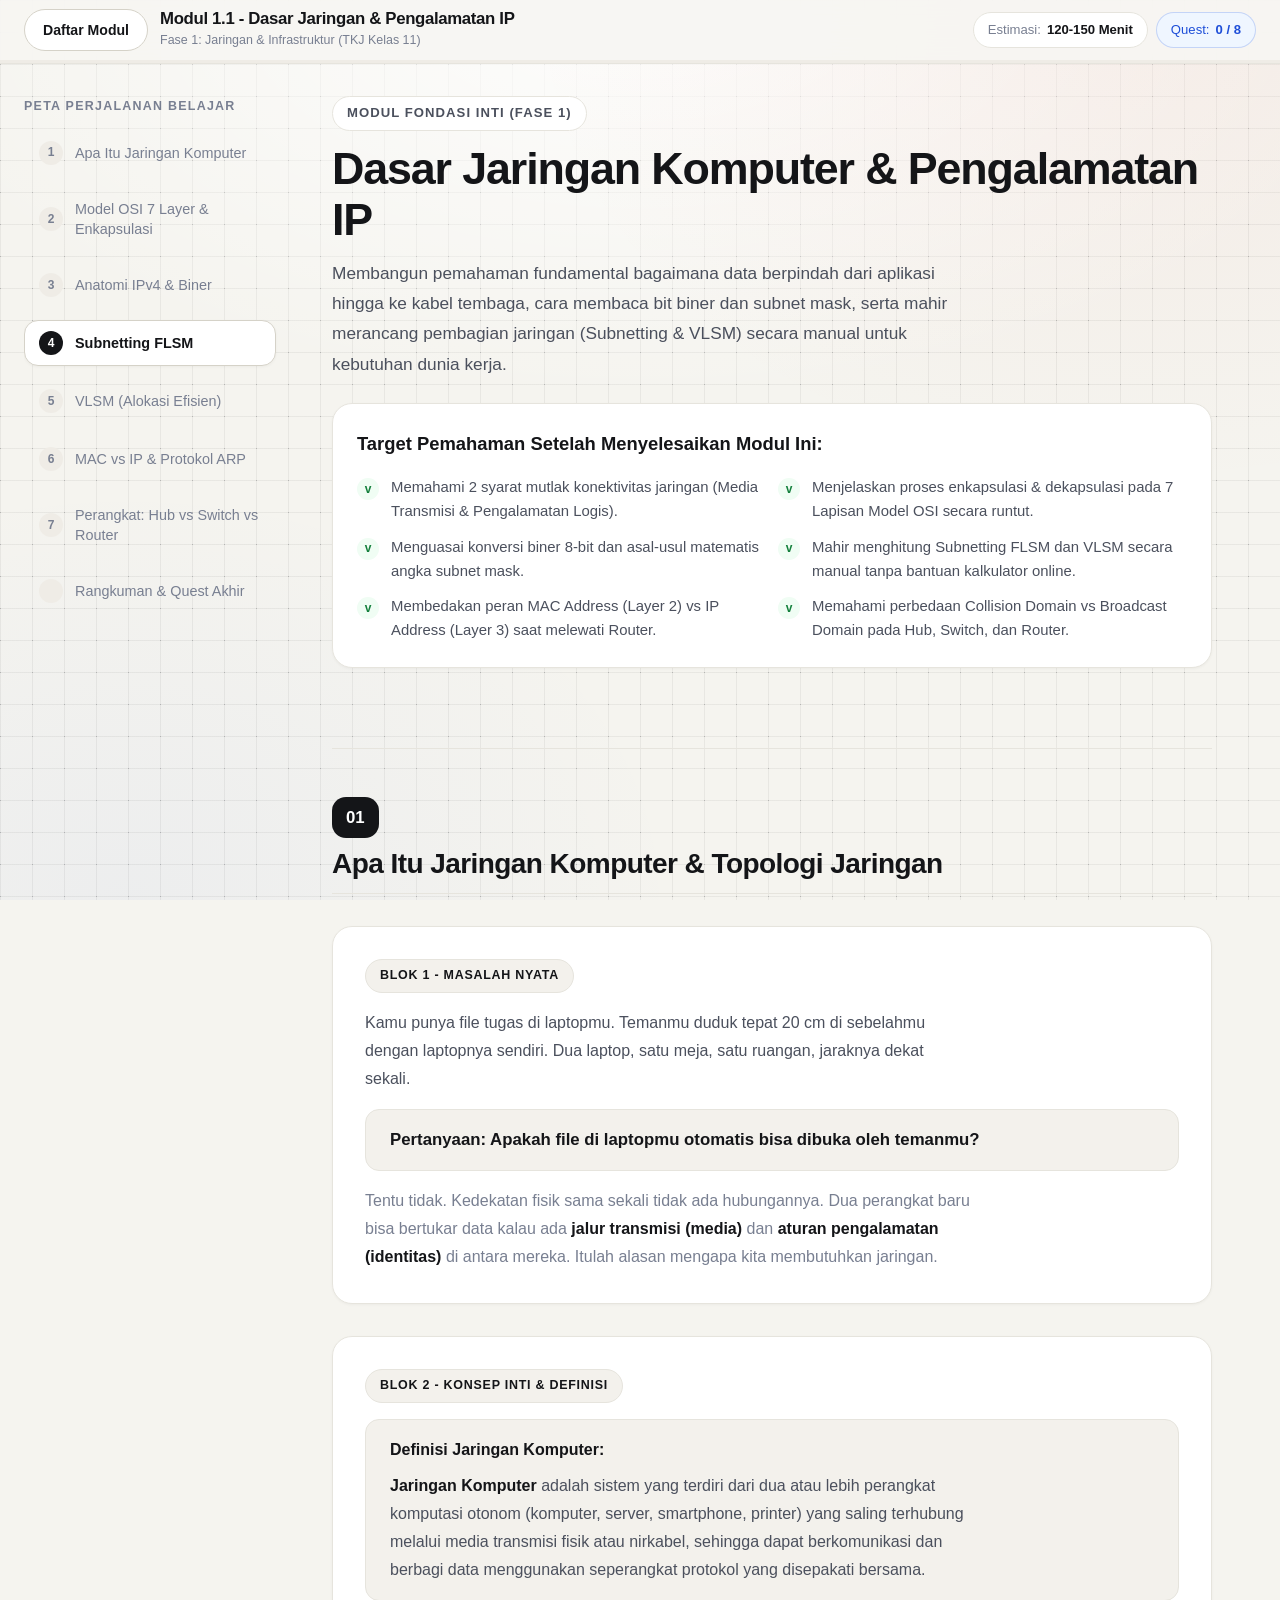
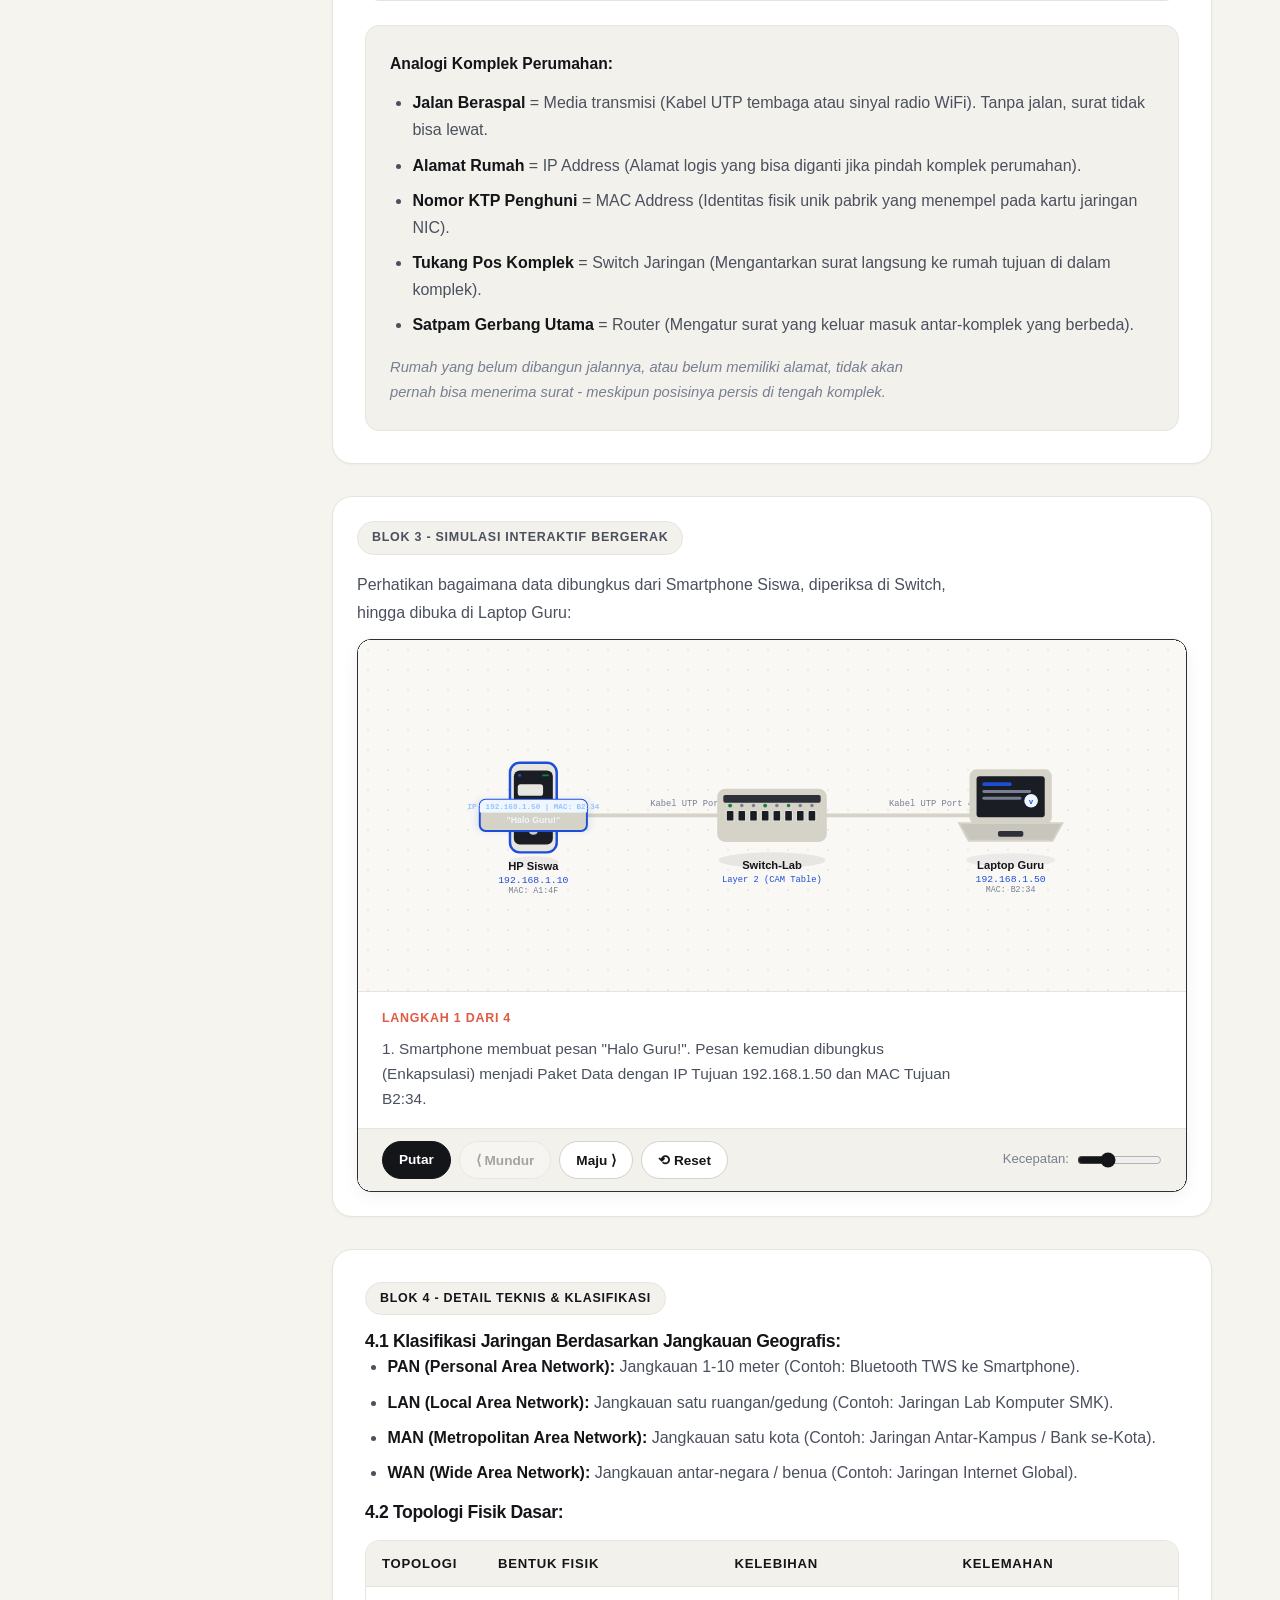
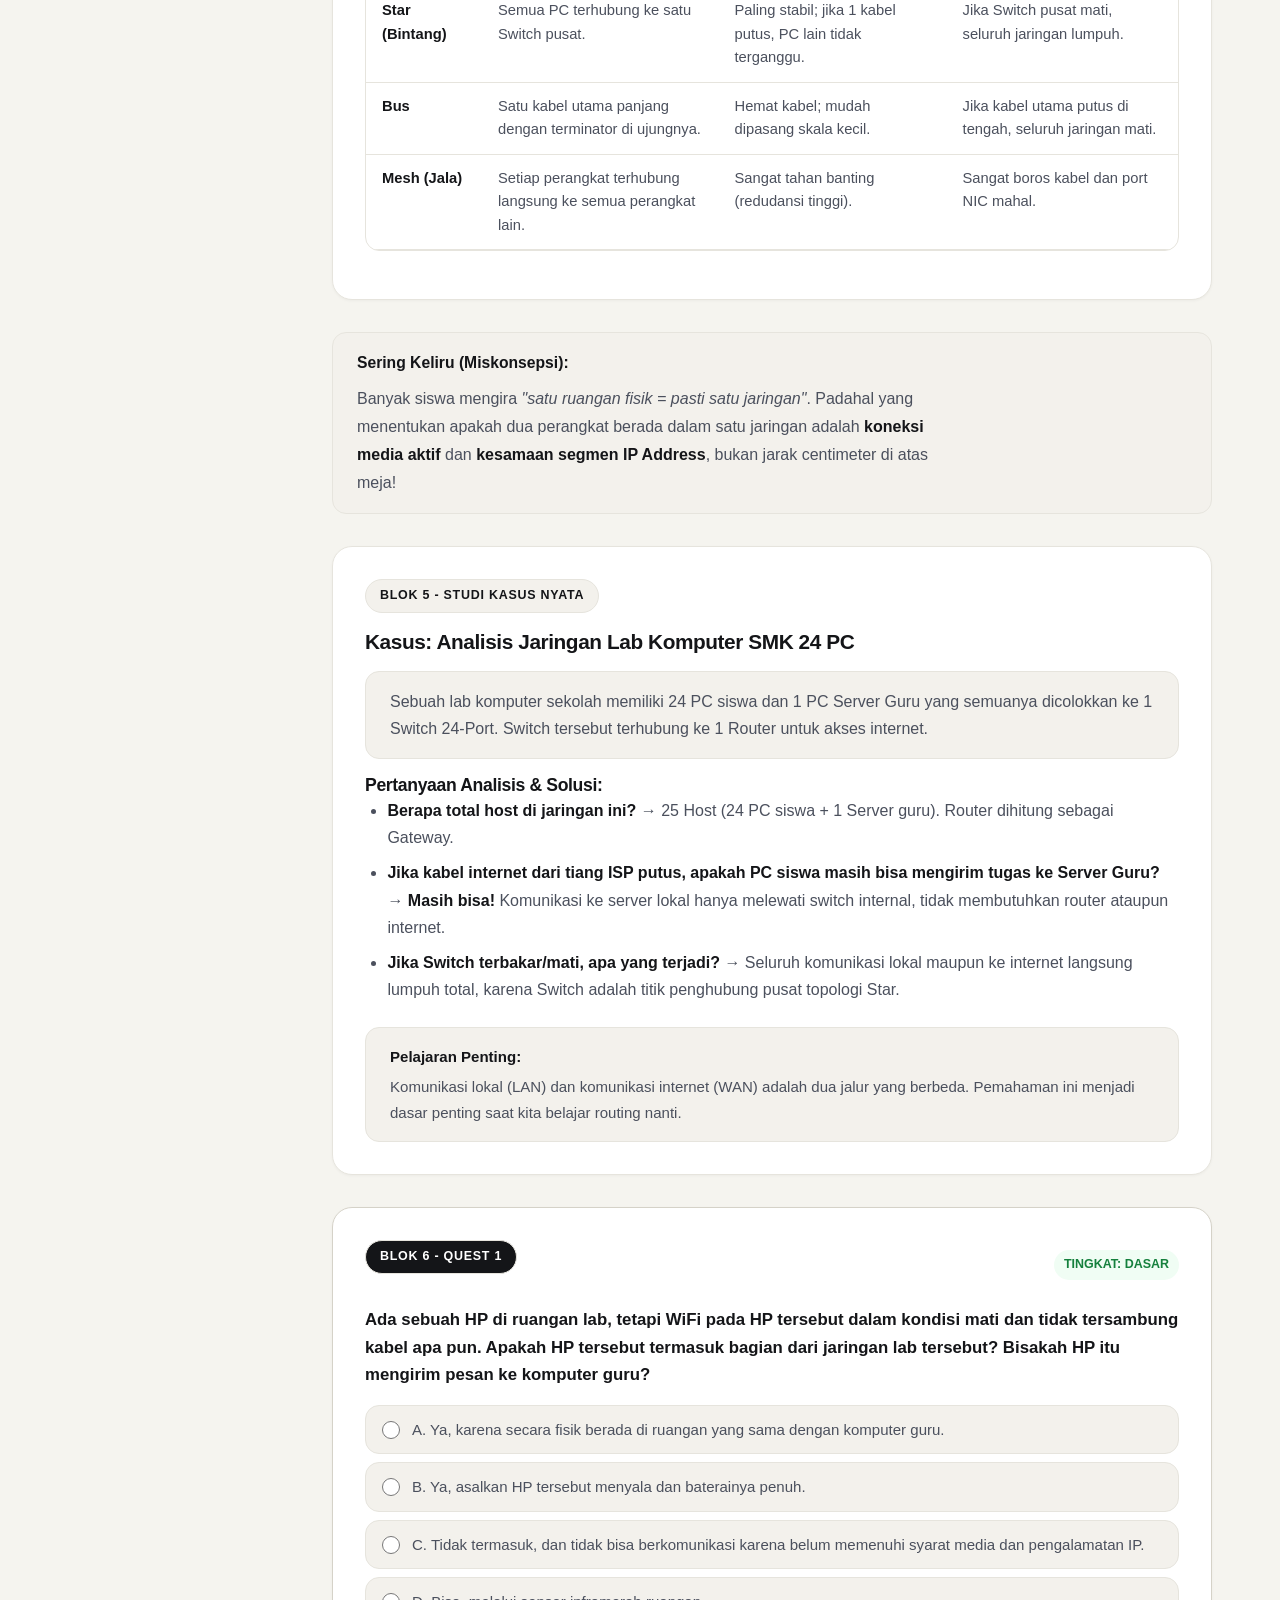
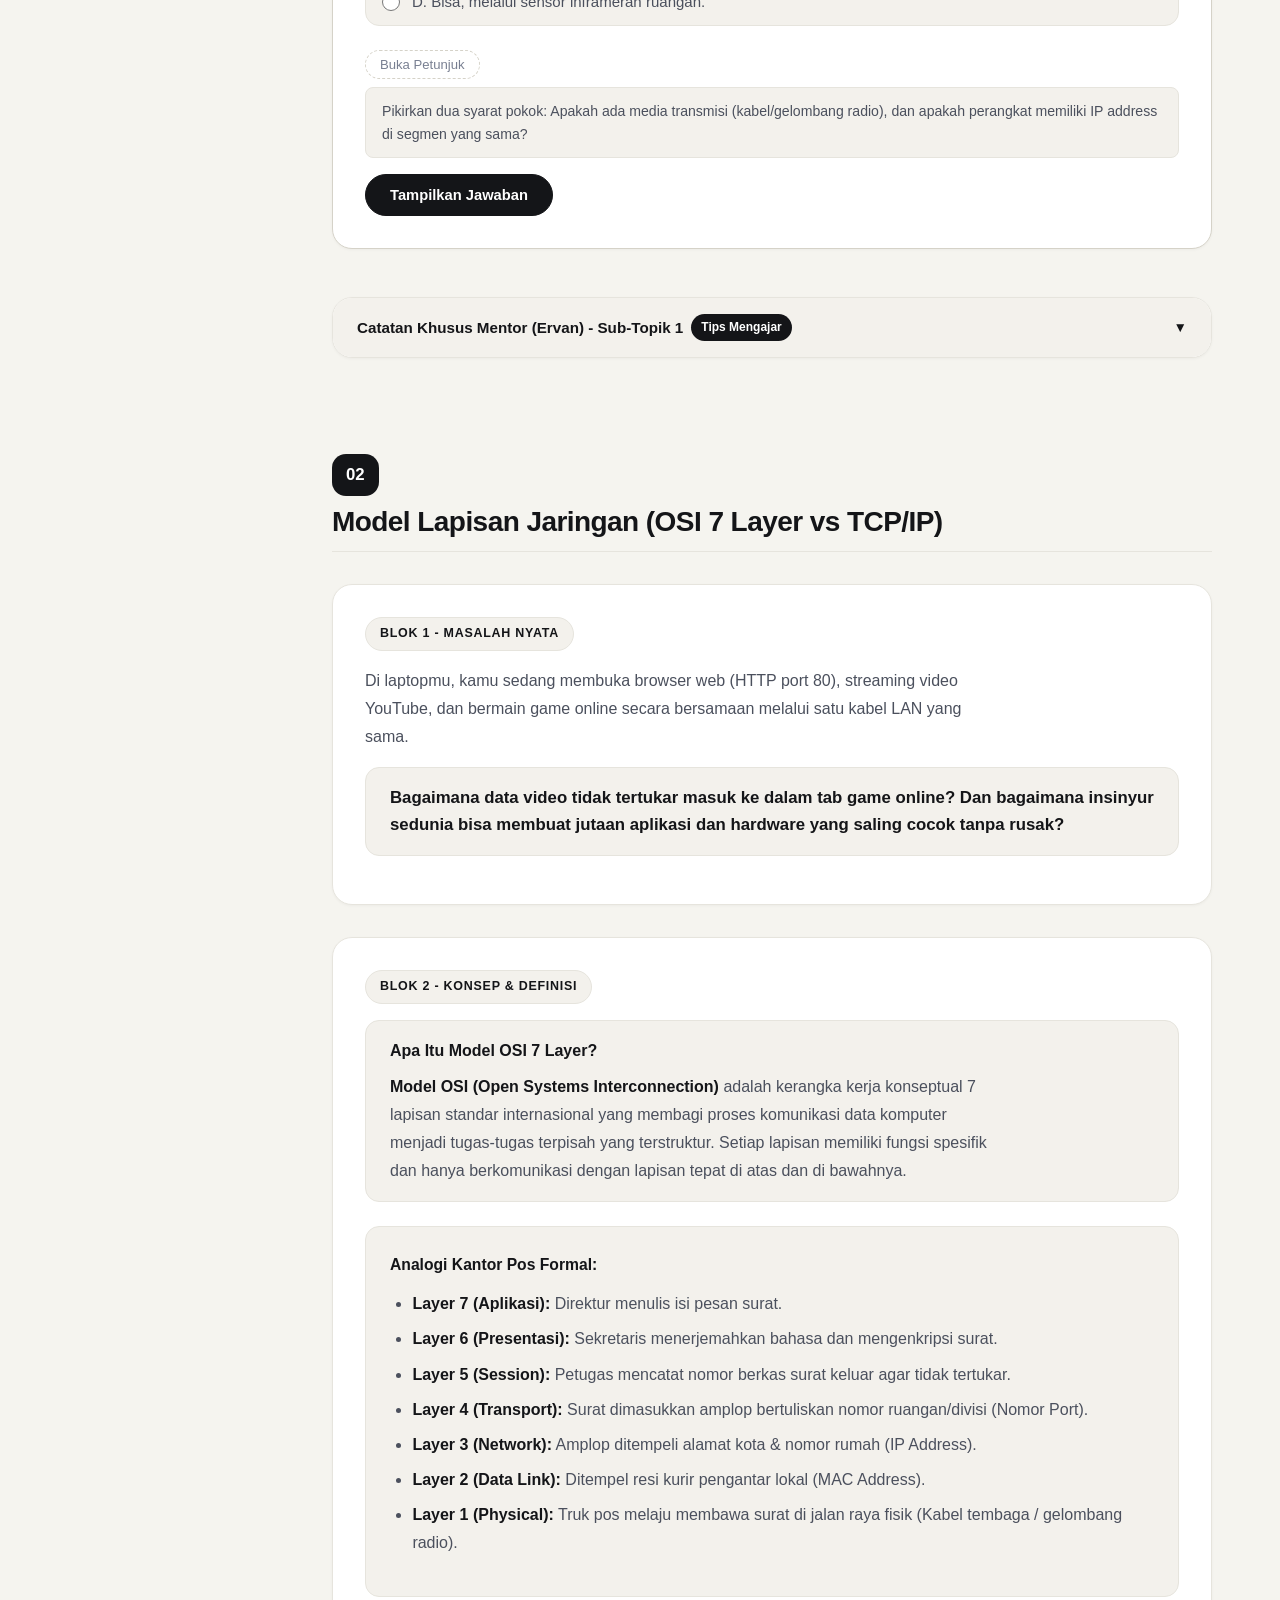
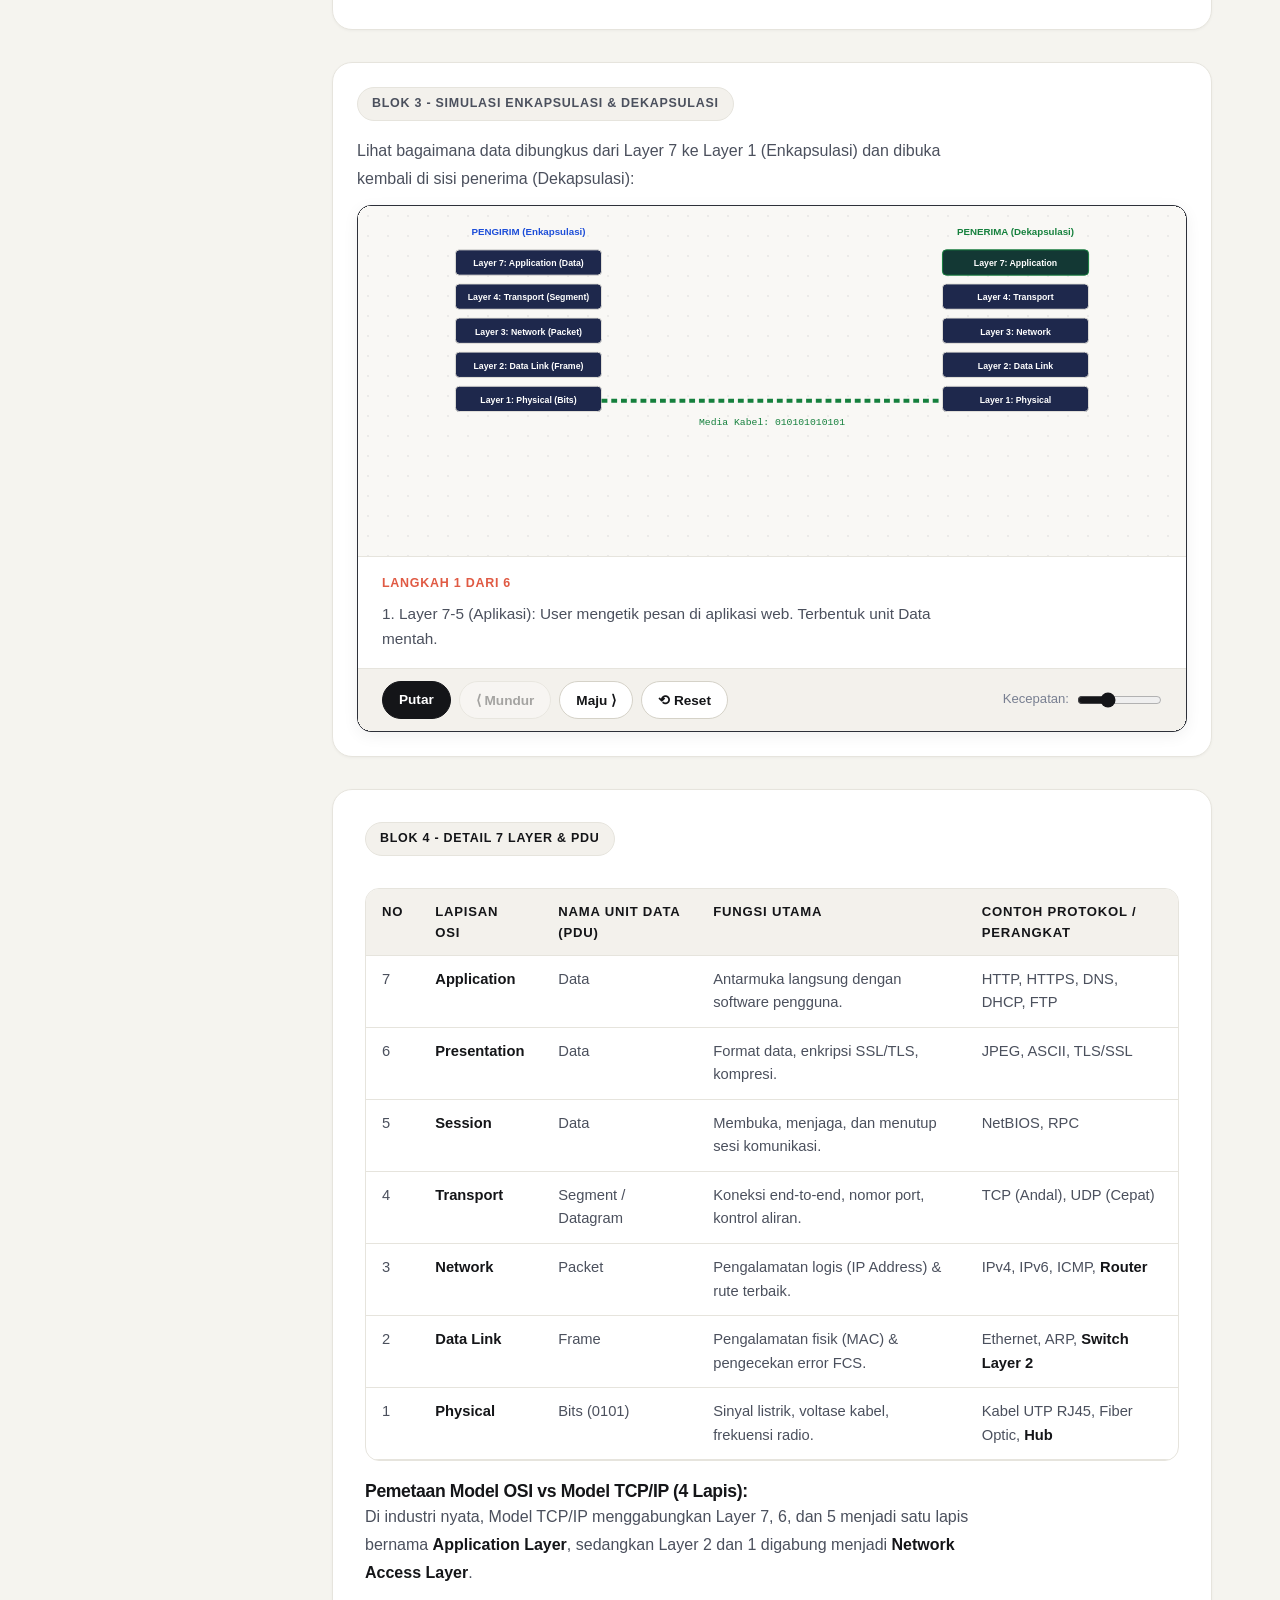
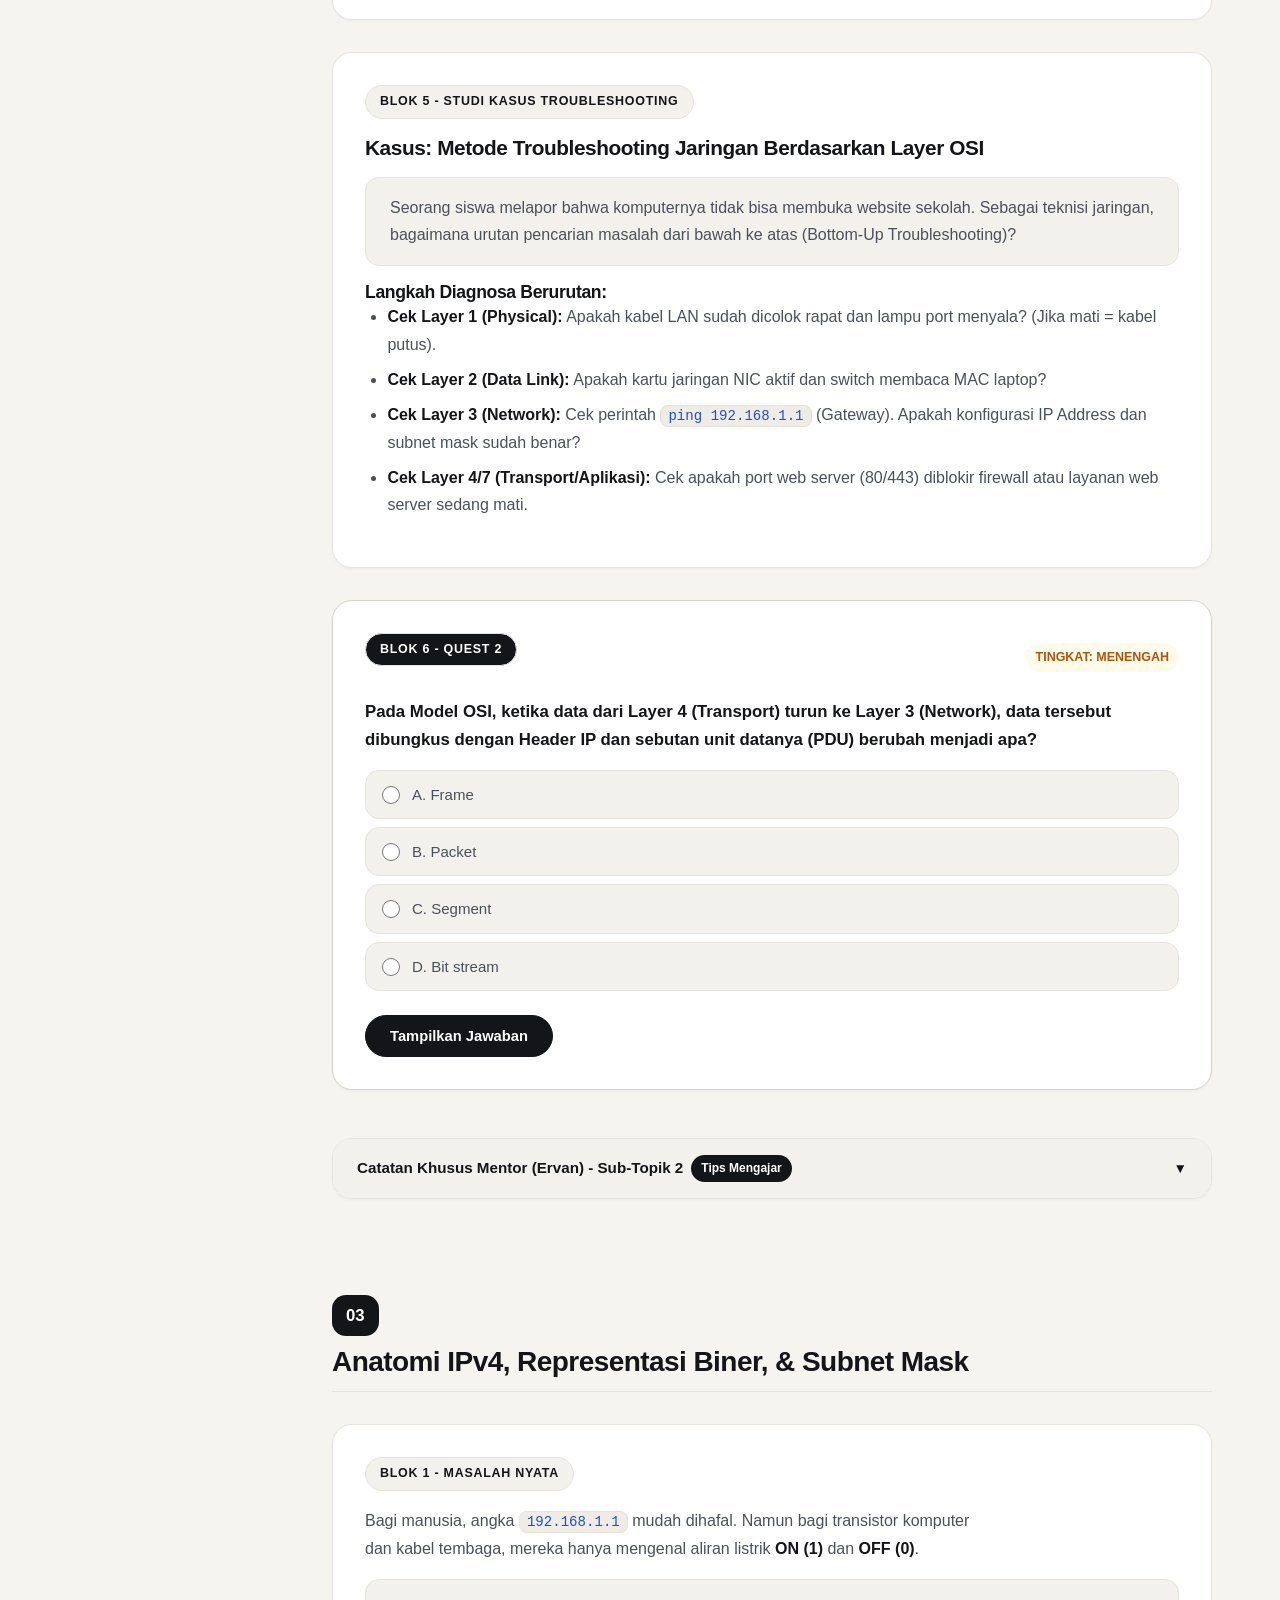
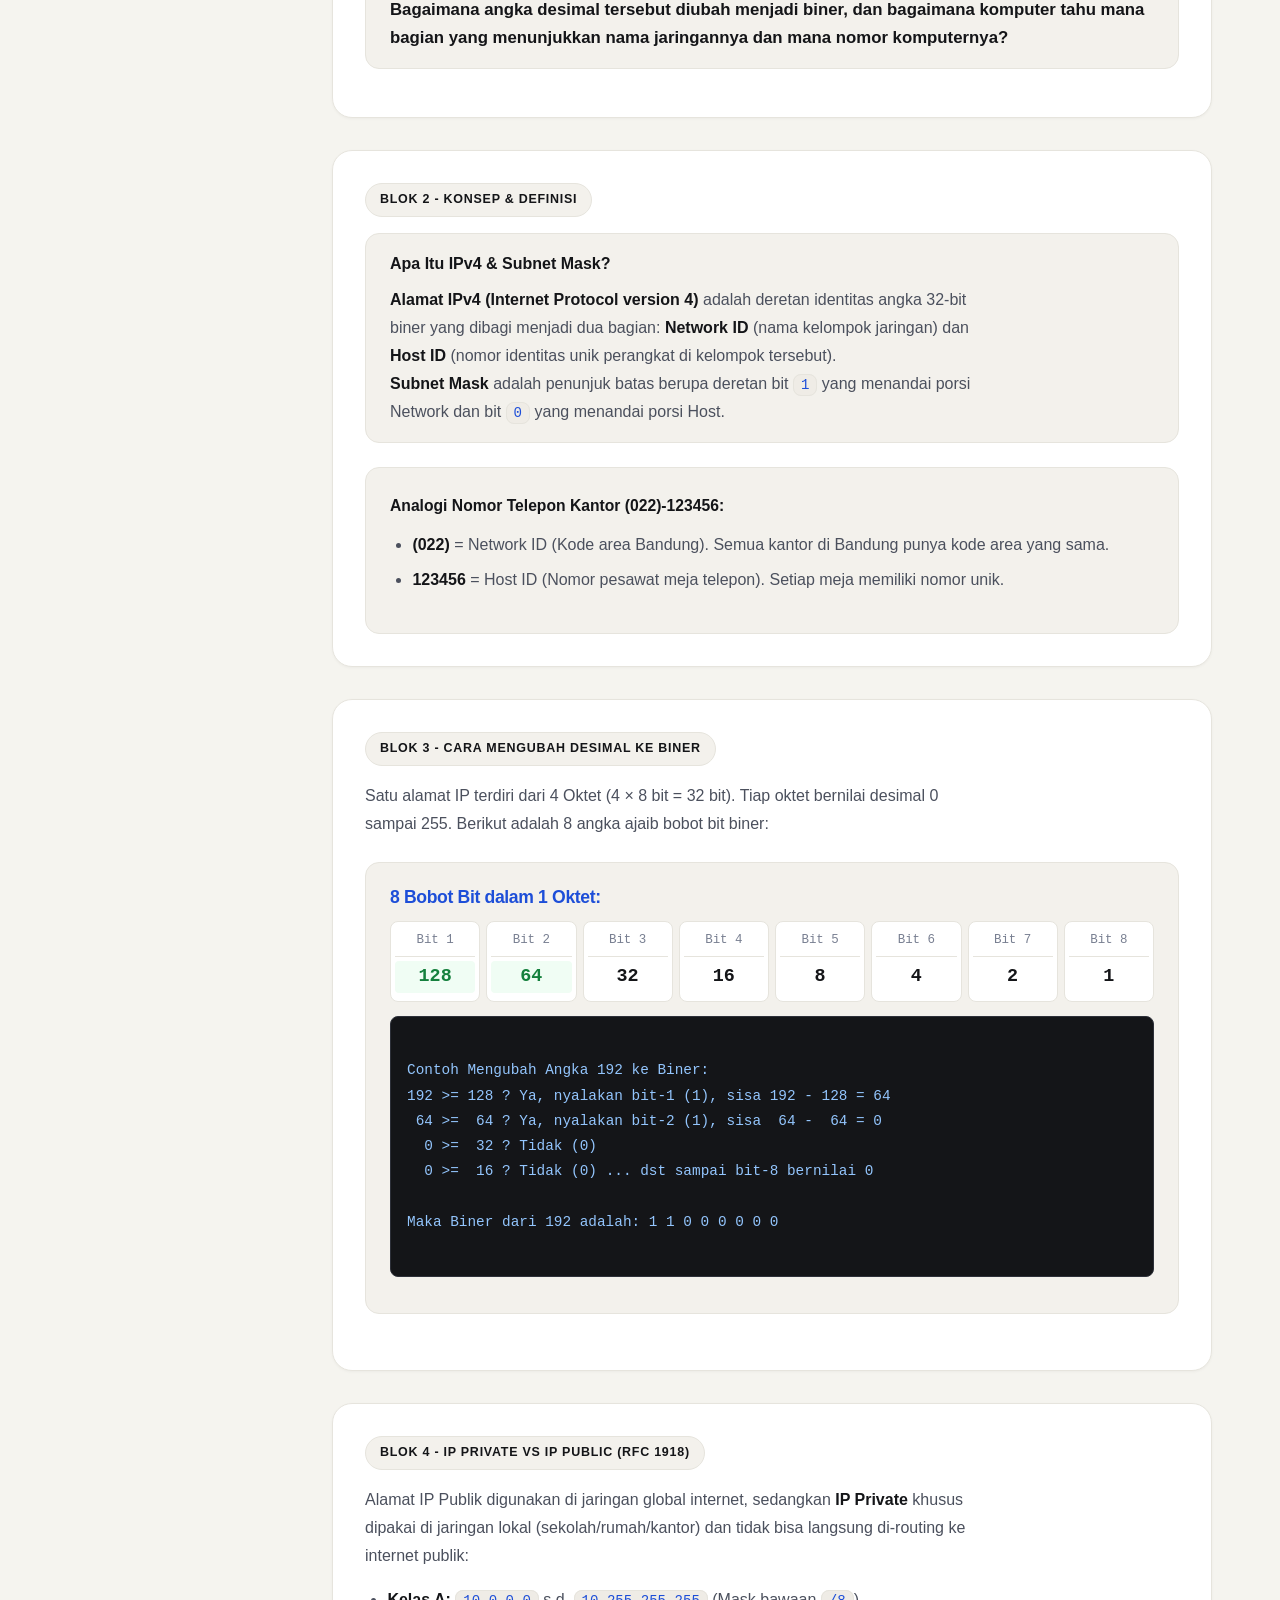
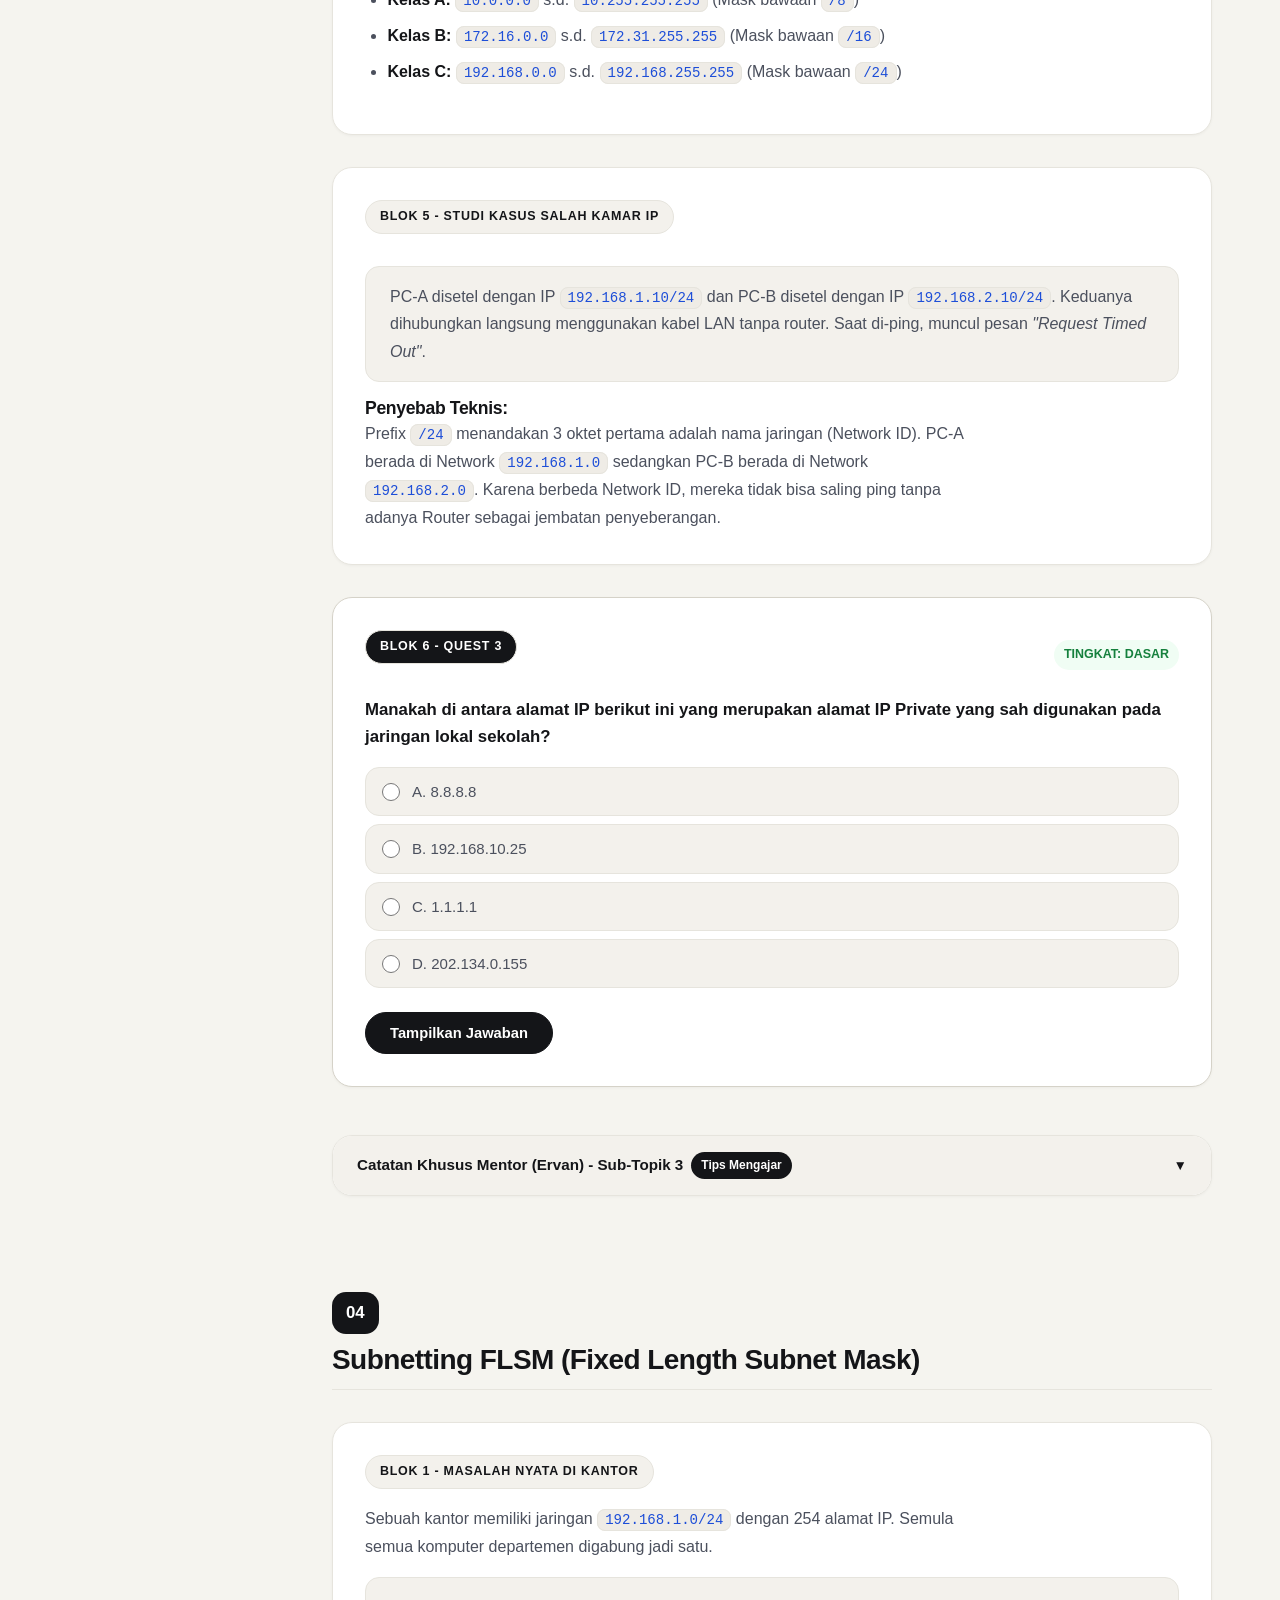
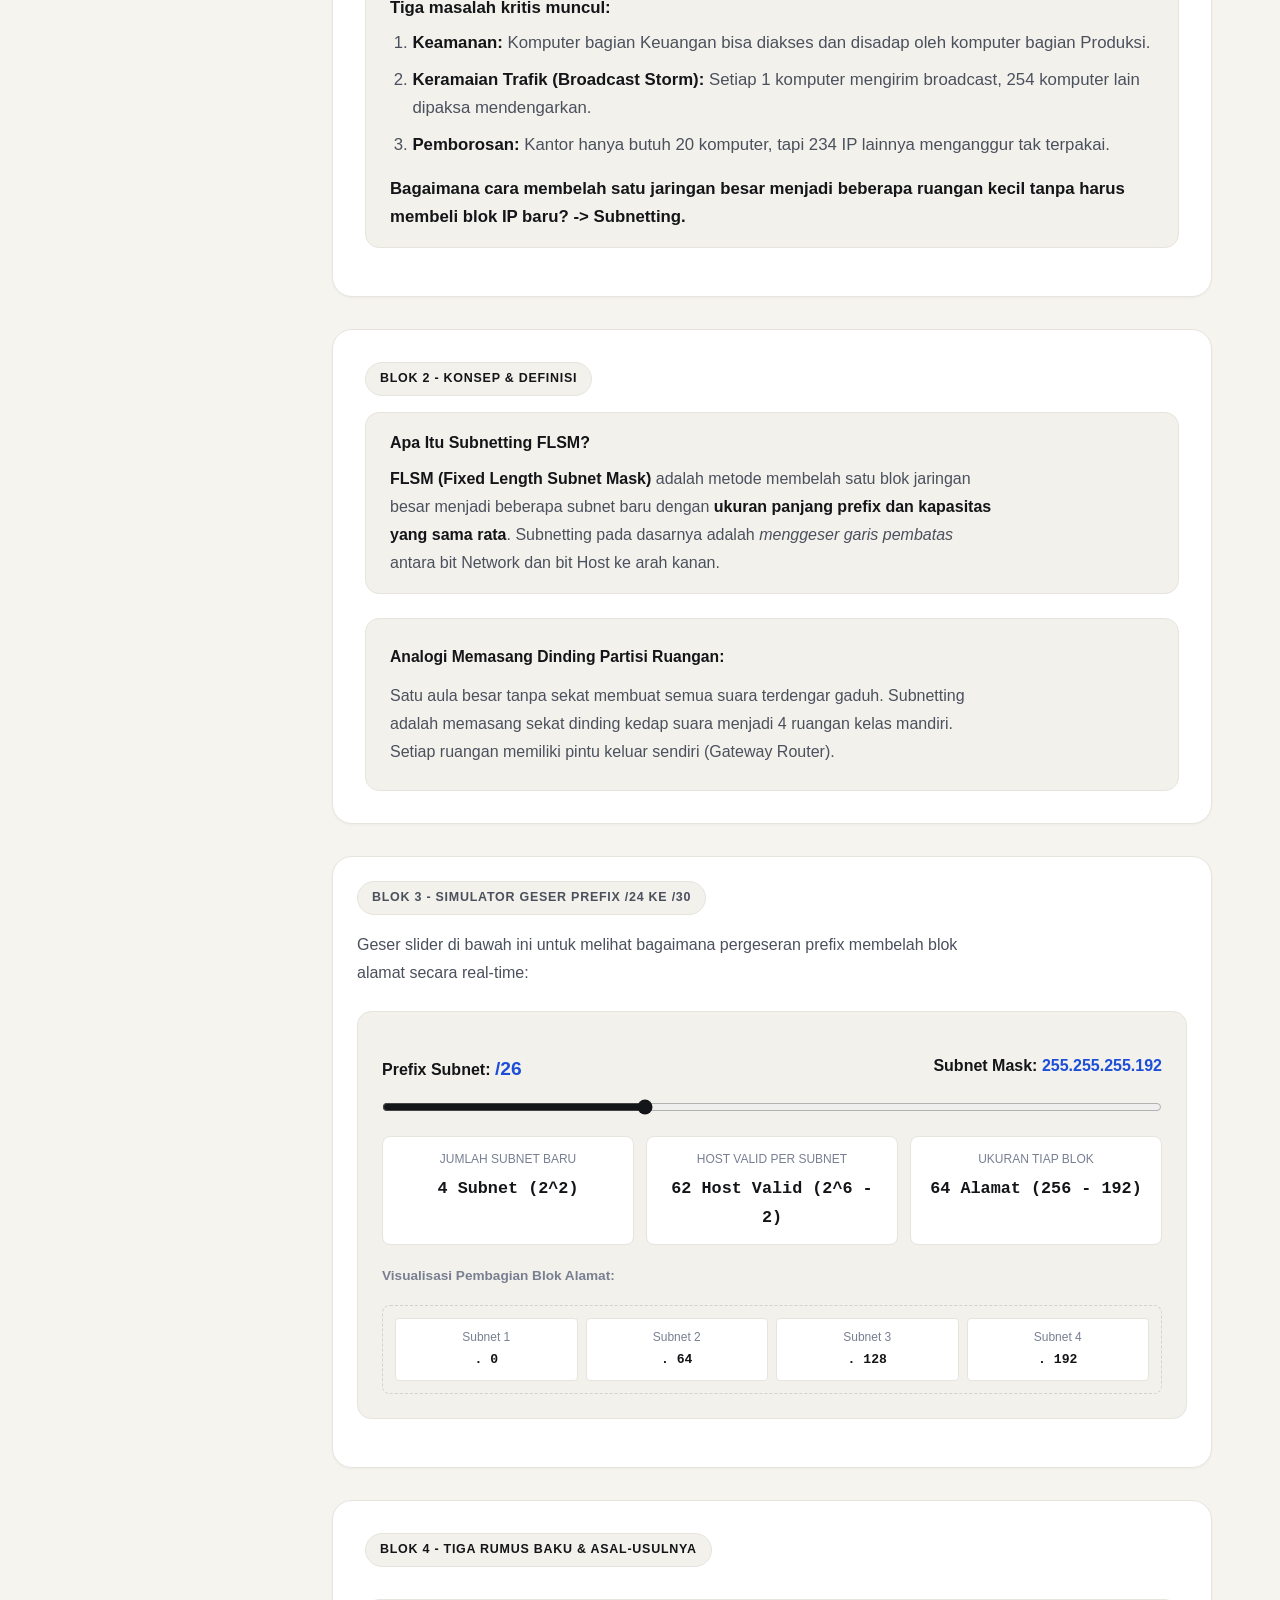
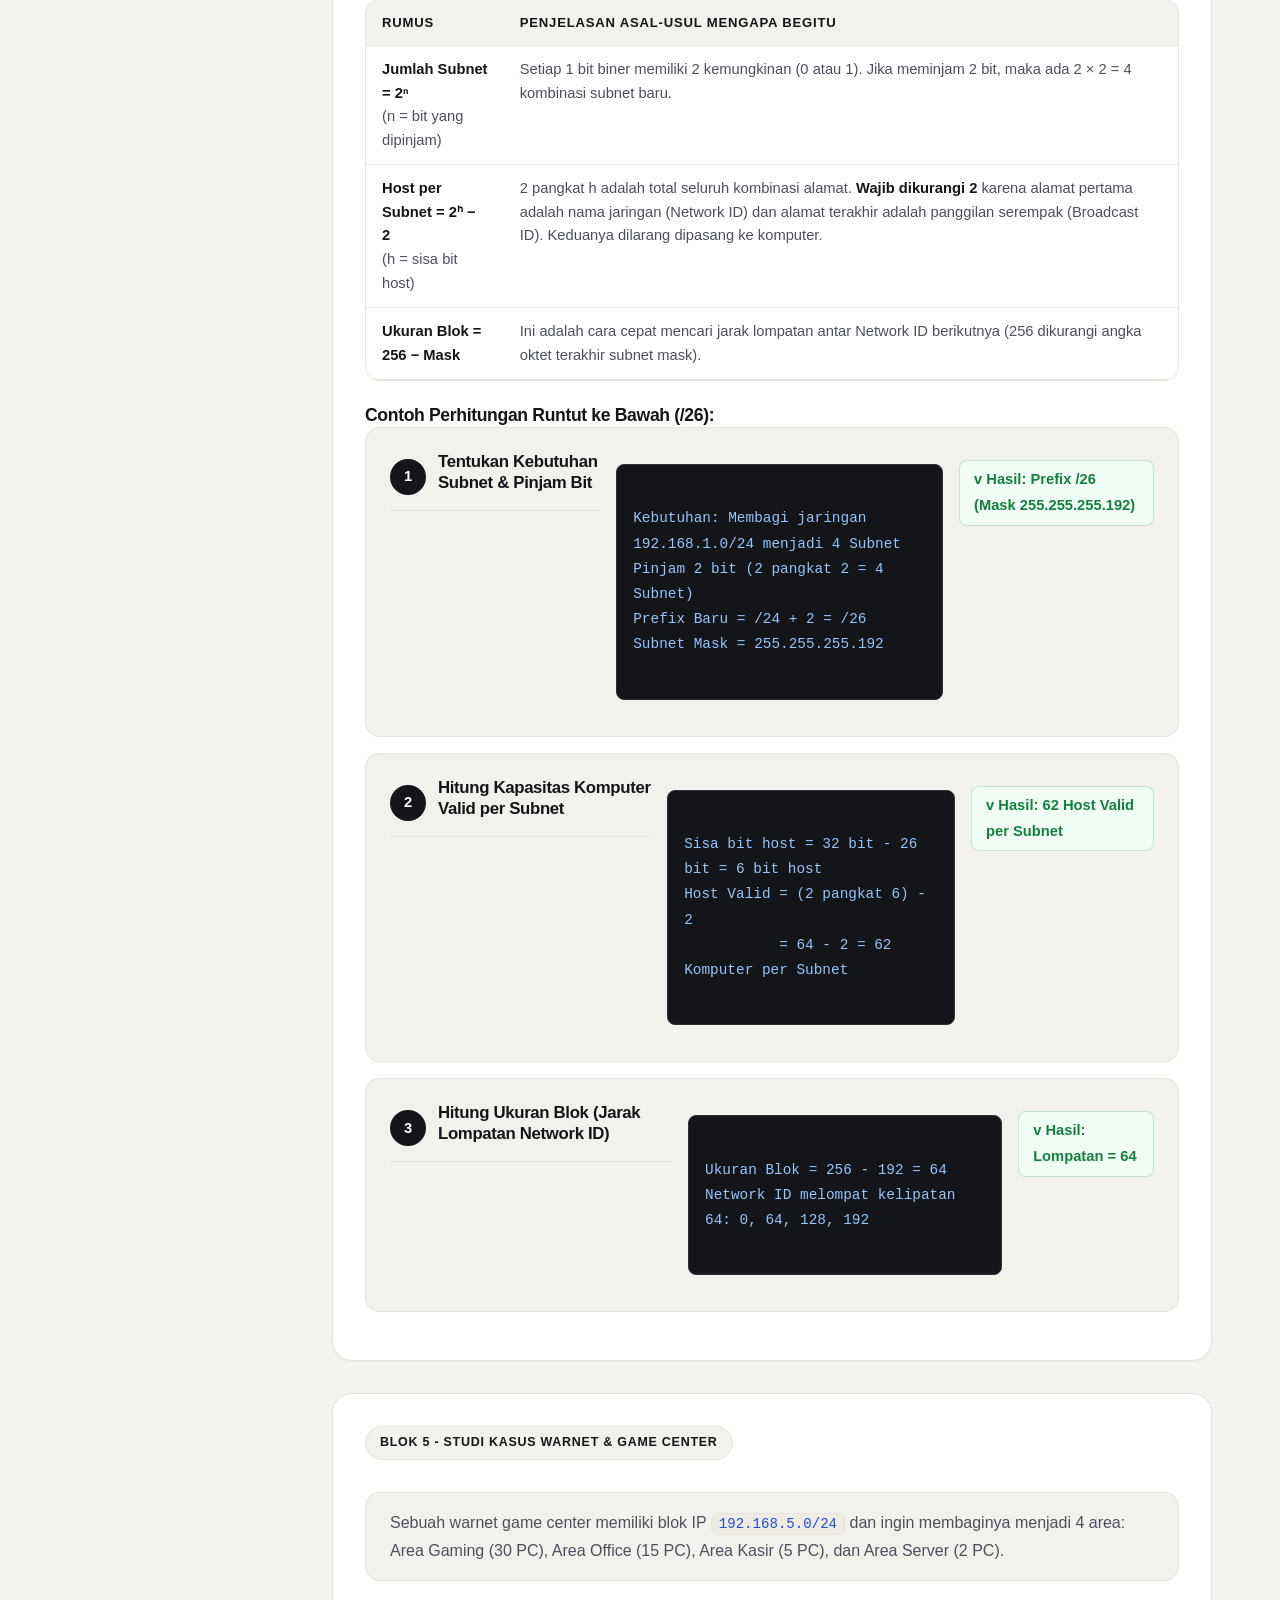
<file: Bahan-Ajar-Fase-1/modul-1-1.html>
﻿<!DOCTYPE html>
<html lang="id">
<head>
  <meta charset="UTF-8">
  <meta name="viewport" content="width=device-width, initial-scale=1.0">
  <title>Modul 1.1 - Dasar Jaringan & Pengalamatan IP | Bahan Ajar Mentoring</title>
  <link rel="stylesheet" href="assets/css/style.css">
</head>
<body data-module-id="modul-1-1">

  <!-- ========================================================================
       1. HEADER MODUL STICKY + PROGRESS BAR (BAGIAN 1 & 2)
       ======================================================================== -->
  <header class="site-header">
    <div class="header-main">
      <div class="header-left">
        <a href="index.html" class="btn-back">Daftar Modul</a>
        <div class="header-title-box">
          <h1>Modul 1.1 - Dasar Jaringan & Pengalamatan IP</h1>
          <span class="header-subtitle">Fase 1: Jaringan & Infrastruktur (TKJ Kelas 11)</span>
        </div>
      </div>

      <div class="header-right">
        <span class="badge-meta">Estimasi: <strong>120-150 Menit</strong></span>
        <span class="badge-meta badge-meta--quest">Quest: <strong>0 / 16</strong></span>
      </div>
    </div>

    <!-- Progress Bar Scroll Sticky -->
    <div class="progress-container">
      <div class="progress-bar" id="reading-progress"></div>
    </div>
  </header>

  <!-- ========================================================================
       2. LAYOUT UTAMA (SIDEBAR STICKY + KONTEN)
       ======================================================================== -->
  <div class="layout-wrapper">

    <!-- Sidebar Navigasi Sub-Topik (Desktop) -->
    <aside class="sidebar-nav">
      <div class="sidebar-title">Peta Perjalanan Belajar</div>
      <ul class="subtopic-nav-list">
        <li class="subtopic-nav-item active">
          <a href="#subtopik-1">
            <span class="subtopic-nav-num">1</span>
            <span>Apa Itu Jaringan Komputer</span>
          </a>
        </li>
        <li class="subtopic-nav-item">
          <a href="#subtopik-2">
            <span class="subtopic-nav-num">2</span>
            <span>Model OSI 7 Layer & Enkapsulasi</span>
          </a>
        </li>
        <li class="subtopic-nav-item">
          <a href="#subtopik-3">
            <span class="subtopic-nav-num">3</span>
            <span>Anatomi IPv4 & Biner</span>
          </a>
        </li>
        <li class="subtopic-nav-item">
          <a href="#subtopik-4">
            <span class="subtopic-nav-num">4</span>
            <span>Subnetting FLSM</span>
          </a>
        </li>
        <li class="subtopic-nav-item">
          <a href="#subtopik-5">
            <span class="subtopic-nav-num">5</span>
            <span>VLSM (Alokasi Efisien)</span>
          </a>
        </li>
        <li class="subtopic-nav-item">
          <a href="#subtopik-6">
            <span class="subtopic-nav-num">6</span>
            <span>MAC vs IP & Protokol ARP</span>
          </a>
        </li>
        <li class="subtopic-nav-item">
          <a href="#subtopik-7">
            <span class="subtopic-nav-num">7</span>
            <span>Perangkat: Hub vs Switch vs Router</span>
          </a>
        </li>
        <li class="subtopic-nav-item">
          <a href="#evaluasi-modul">
            <span class="subtopic-nav-num"></span>
            <span>Rangkuman & Quest Akhir</span>
          </a>
        </li>
      </ul>
    </aside>

    <!-- Konten Utama Modul -->
    <main class="main-content">

      <!-- Dropdown Navigasi Cepat (Mobile) -->
      <div class="mobile-nav-select-wrapper">
        <select class="mobile-nav-select" aria-label="Lompat ke sub-topik">
          <option value="subtopik-1">1. Apa Itu Jaringan Komputer</option>
          <option value="subtopik-2">2. Model OSI 7 Layer & Enkapsulasi</option>
          <option value="subtopik-3">3. Anatomi IPv4 & Biner</option>
          <option value="subtopik-4">4. Subnetting FLSM</option>
          <option value="subtopik-5">5. VLSM (Alokasi Efisien)</option>
          <option value="subtopik-6">6. MAC vs IP & Protokol ARP</option>
          <option value="subtopik-7">7. Perangkat: Hub vs Switch vs Router</option>
          <option value="evaluasi-modul"> Rangkuman & Quest Akhir</option>
        </select>
      </div>

      <!-- ====================================================================
           BAGIAN 3: HERO & TUJUAN PEMBELAJARAN
           ==================================================================== -->
      <section class="modul-hero">
        <span class="modul-hero__eyebrow">Modul Fondasi Inti (Fase 1)</span>
        <h2 class="modul-hero__title">Dasar Jaringan Komputer & Pengalamatan IP</h2>
        <p class="modul-hero__desc">
          Membangun pemahaman fundamental bagaimana data berpindah dari aplikasi hingga ke kabel tembaga, cara membaca bit biner dan subnet mask, serta mahir merancang pembagian jaringan (Subnetting & VLSM) secara manual untuk kebutuhan dunia kerja.
        </p>

        <!-- Tujuan Pembelajaran (Bagian 3) -->
        <div class="learning-goals">
          <div class="learning-goals__title">Target Pemahaman Setelah Menyelesaikan Modul Ini:</div>
          <ul class="learning-goals__list">
            <li class="learning-goals__item">
              <span class="learning-goals__check">v</span>
              <span>Memahami 2 syarat mutlak konektivitas jaringan (Media Transmisi & Pengalamatan Logis).</span>
            </li>
            <li class="learning-goals__item">
              <span class="learning-goals__check">v</span>
              <span>Menjelaskan proses enkapsulasi & dekapsulasi pada 7 Lapisan Model OSI secara runtut.</span>
            </li>
            <li class="learning-goals__item">
              <span class="learning-goals__check">v</span>
              <span>Menguasai konversi biner 8-bit dan asal-usul matematis angka subnet mask.</span>
            </li>
            <li class="learning-goals__item">
              <span class="learning-goals__check">v</span>
              <span>Mahir menghitung Subnetting FLSM dan VLSM secara manual tanpa bantuan kalkulator online.</span>
            </li>
            <li class="learning-goals__item">
              <span class="learning-goals__check">v</span>
              <span>Membedakan peran MAC Address (Layer 2) vs IP Address (Layer 3) saat melewati Router.</span>
            </li>
            <li class="learning-goals__item">
              <span class="learning-goals__check">v</span>
              <span>Memahami perbedaan Collision Domain vs Broadcast Domain pada Hub, Switch, dan Router.</span>
            </li>
          </ul>
        </div>
      </section>

      <!-- ====================================================================
           SUB-TOPIK 1.1.1: APA ITU JARINGAN KOMPUTER & TOPOLOGI
           (Mengikuti Contoh Emas 08-PEDAGOGI.md Bagian B)
           ==================================================================== -->
      <section class="subtopic-section" id="subtopik-1">
        <div class="subtopic-header">
          <div class="subtopic-number">01</div>
          <h2 class="subtopic-title">Apa Itu Jaringan Komputer & Topologi Jaringan</h2>
        </div>

        <!-- BLOK 1: MASALAH -->
        <div class="block-card block--hook">
          <span class="block-badge">Blok 1 - Masalah Nyata</span>
          <p>
            Kamu punya file tugas di laptopmu. Temanmu duduk tepat 20 cm di sebelahmu dengan laptopnya sendiri. Dua laptop, satu meja, satu ruangan, jaraknya dekat sekali.
          </p>
          <div class="hook-question">
            Pertanyaan: Apakah file di laptopmu otomatis bisa dibuka oleh temanmu?
          </div>
          <p style="margin-top: 12px; color: var(--text-muted);">
            Tentu tidak. Kedekatan fisik sama sekali tidak ada hubungannya. Dua perangkat baru bisa bertukar data kalau ada <strong>jalur transmisi (media)</strong> dan <strong>aturan pengalamatan (identitas)</strong> di antara mereka. Itulah alasan mengapa kita membutuhkan jaringan.
          </p>
        </div>

        <!-- BLOK 2: KONSEP & DEFINISI -->
        <div class="block-card block--concept">
          <span class="block-badge">Blok 2 - Konsep Inti & Definisi</span>

          <div class="definition-box">
            <div class="definition-title">Definisi Jaringan Komputer:</div>
            <p style="margin: 0;">
              <strong>Jaringan Komputer</strong> adalah sistem yang terdiri dari dua atau lebih perangkat komputasi otonom (komputer, server, smartphone, printer) yang saling terhubung melalui media transmisi fisik atau nirkabel, sehingga dapat berkomunikasi dan berbagi data menggunakan seperangkat protokol yang disepakati bersama.
            </p>
          </div>

          <div class="analogy-box">
            <div class="analogy-title">Analogi Komplek Perumahan:</div>
            <ul>
              <li><strong>Jalan Beraspal</strong> = Media transmisi (Kabel UTP tembaga atau sinyal radio WiFi). Tanpa jalan, surat tidak bisa lewat.</li>
              <li><strong>Alamat Rumah</strong> = IP Address (Alamat logis yang bisa diganti jika pindah komplek perumahan).</li>
              <li><strong>Nomor KTP Penghuni</strong> = MAC Address (Identitas fisik unik pabrik yang menempel pada kartu jaringan NIC).</li>
              <li><strong>Tukang Pos Komplek</strong> = Switch Jaringan (Mengantarkan surat langsung ke rumah tujuan di dalam komplek).</li>
              <li><strong>Satpam Gerbang Utama</strong> = Router (Mengatur surat yang keluar masuk antar-komplek yang berbeda).</li>
            </ul>
            <p style="font-size: 0.92rem; color: var(--text-muted); margin-top: 10px; margin-bottom: 0;">
              <em>Rumah yang belum dibangun jalannya, atau belum memiliki alamat, tidak akan pernah bisa menerima surat - meskipun posisinya persis di tengah komplek.</em>
            </p>
          </div>
        </div>

        <!-- BLOK 3: SIMULASI BERGERAK -->
        <div class="block-card block--sim">
          <span class="block-badge">Blok 3 - Simulasi Interaktif Bergerak</span>
          <p style="margin-bottom: 12px;">
            Perhatikan bagaimana data dibungkus dari Smartphone Siswa, diperiksa di Switch, hingga dibuka di Laptop Guru:
          </p>

          <div class="sim-container" id="sim-pengiriman-data">
            <div class="sim__stage">
              <svg viewBox="0 0 850 360" preserveAspectRatio="xMidYMid meet">
                <line x1="180" y1="180" x2="425" y2="180" stroke="var(--border-light)" stroke-width="4" stroke-linecap="round" />
                <line x1="425" y1="180" x2="670" y2="180" stroke="var(--border-light)" stroke-width="4" stroke-linecap="round" />
                <text x="300" y="170" fill="var(--text-dim)" font-size="9" font-family="var(--font-mono)">Kabel UTP Port 1</text>
                <text x="545" y="170" fill="var(--text-dim)" font-size="9" font-family="var(--font-mono)">Kabel UTP Port 4</text>

                <g id="sim1-node-hp" data-cx="180" data-cy="180" transform="translate(115, 110)"></g>
                <g id="sim1-node-sw" data-cx="425" data-cy="180" transform="translate(360, 110)"></g>
                <g id="sim1-node-laptop" data-cx="670" data-cy="180" transform="translate(605, 110)"></g>
              </svg>
            </div>

            <div class="sim__narration">
              <span class="sim__step-badge">Langkah 1 dari 4</span>
              <p class="sim__text">Smartphone menyiapkan data pesan...</p>
            </div>

            <div class="sim__controls">
              <div class="sim-btn-group">
                <button class="btn-sim btn-sim--primary" data-action="play">Putar</button>
                <button class="btn-sim" data-action="prev">⟨ Mundur</button>
                <button class="btn-sim" data-action="next">Maju ⟩</button>
                <button class="btn-sim" data-action="reset">⟲ Reset</button>
              </div>
              <div class="sim-speed-box">
                <span>Kecepatan:</span>
                <input type="range" class="sim-speed-slider" data-action="speed" min="0.5" max="2" step="0.25" value="1">
              </div>
            </div>
          </div>
        </div>

        <!-- BLOK 4: DETAIL TEKNIS -->
        <div class="block-card block--detail">
          <span class="block-badge">Blok 4 - Detail Teknis & Klasifikasi</span>

          <h4>4.1 Klasifikasi Jaringan Berdasarkan Jangkauan Geografis:</h4>
          <ul>
            <li><strong>PAN (Personal Area Network):</strong> Jangkauan 1-10 meter (Contoh: Bluetooth TWS ke Smartphone).</li>
            <li><strong>LAN (Local Area Network):</strong> Jangkauan satu ruangan/gedung (Contoh: Jaringan Lab Komputer SMK).</li>
            <li><strong>MAN (Metropolitan Area Network):</strong> Jangkauan satu kota (Contoh: Jaringan Antar-Kampus / Bank se-Kota).</li>
            <li><strong>WAN (Wide Area Network):</strong> Jangkauan antar-negara / benua (Contoh: Jaringan Internet Global).</li>
          </ul>

          <h4>4.2 Topologi Fisik Dasar:</h4>
          <div class="table-responsive">
            <table class="data-table">
              <thead>
                <tr>
                  <th>Topologi</th>
                  <th>Bentuk Fisik</th>
                  <th>Kelebihan</th>
                  <th>Kelemahan</th>
                </tr>
              </thead>
              <tbody>
                <tr>
                  <td><strong>Star (Bintang)</strong></td>
                  <td>Semua PC terhubung ke satu Switch pusat.</td>
                  <td>Paling stabil; jika 1 kabel putus, PC lain tidak terganggu.</td>
                  <td>Jika Switch pusat mati, seluruh jaringan lumpuh.</td>
                </tr>
                <tr>
                  <td><strong>Bus</strong></td>
                  <td>Satu kabel utama panjang dengan terminator di ujungnya.</td>
                  <td>Hemat kabel; mudah dipasang skala kecil.</td>
                  <td>Jika kabel utama putus di tengah, seluruh jaringan mati.</td>
                </tr>
                <tr>
                  <td><strong>Mesh (Jala)</strong></td>
                  <td>Setiap perangkat terhubung langsung ke semua perangkat lain.</td>
                  <td>Sangat tahan banting (redudansi tinggi).</td>
                  <td>Sangat boros kabel dan port NIC mahal.</td>
                </tr>
              </tbody>
            </table>
          </div>
        </div>

        <!-- MISKONSEPSI -->
        <div class="misconception-box">
          <div class="misconception-title">Sering Keliru (Miskonsepsi):</div>
          <p style="margin: 0;">
            Banyak siswa mengira <em>"satu ruangan fisik = pasti satu jaringan"</em>. Padahal yang menentukan apakah dua perangkat berada dalam satu jaringan adalah <strong>koneksi media aktif</strong> dan <strong>kesamaan segmen IP Address</strong>, bukan jarak centimeter di atas meja!
          </p>
        </div>

        <!-- BLOK 5: STUDI KASUS -->
        <div class="block-card block--case">
          <span class="block-badge">Blok 5 - Studi Kasus Nyata</span>
          <h3>Kasus: Analisis Jaringan Lab Komputer SMK 24 PC</h3>
          <div class="case-scenario">
            Sebuah lab komputer sekolah memiliki 24 PC siswa dan 1 PC Server Guru yang semuanya dicolokkan ke 1 Switch 24-Port. Switch tersebut terhubung ke 1 Router untuk akses internet.
          </div>
          <h4>Pertanyaan Analisis & Solusi:</h4>
          <ul>
            <li><strong>Berapa total host di jaringan ini?</strong> → 25 Host (24 PC siswa + 1 Server guru). Router dihitung sebagai Gateway.</li>
            <li><strong>Jika kabel internet dari tiang ISP putus, apakah PC siswa masih bisa mengirim tugas ke Server Guru?</strong> → <strong>Masih bisa!</strong> Komunikasi ke server lokal hanya melewati switch internal, tidak membutuhkan router ataupun internet.</li>
            <li><strong>Jika Switch terbakar/mati, apa yang terjadi?</strong> → Seluruh komunikasi lokal maupun ke internet langsung lumpuh total, karena Switch adalah titik penghubung pusat topologi Star.</li>
          </ul>
          <div class="case-lesson">
            <div class="case-lesson__title"> Pelajaran Penting:</div>
            Komunikasi lokal (LAN) dan komunikasi internet (WAN) adalah dua jalur yang berbeda. Pemahaman ini menjadi dasar penting saat kita belajar routing nanti.
          </div>
        </div>

        <!-- BLOK 6 & 7: QUEST & JAWABAN -->
        <div class="block-card block--quest" id="quest-1-1" data-quest-id="quest-1-1" data-anim-answer="sim-perangkat-terisolasi">
          <div class="quest-header">
            <span class="block-badge">Blok 6 - Quest 1</span>
            <span class="quest-difficulty difficulty--dasar">Tingkat: Dasar</span>
          </div>

          <div class="quest-question">
            Ada sebuah HP di ruangan lab, tetapi WiFi pada HP tersebut dalam kondisi mati dan tidak tersambung kabel apa pun. Apakah HP tersebut termasuk bagian dari jaringan lab tersebut? Bisakah HP itu mengirim pesan ke komputer guru?
          </div>

          <div class="quest-options">
            <label class="quest-option-label">
              <input type="radio" name="q1_1" value="A">
              <span>A. Ya, karena secara fisik berada di ruangan yang sama dengan komputer guru.</span>
            </label>
            <label class="quest-option-label">
              <input type="radio" name="q1_1" value="B">
              <span>B. Ya, asalkan HP tersebut menyala dan baterainya penuh.</span>
            </label>
            <label class="quest-option-label">
              <input type="radio" name="q1_1" value="C">
              <span>C. Tidak termasuk, dan tidak bisa berkomunikasi karena belum memenuhi syarat media dan pengalamatan IP.</span>
            </label>
            <label class="quest-option-label">
              <input type="radio" name="q1_1" value="D">
              <span>D. Bisa, melalui sensor inframerah ruangan.</span>
            </label>
          </div>

          <div class="quest-hint-box">
            <button type="button" class="quest-hint-toggle"> Buka Petunjuk</button>
            <div class="quest-hint-content">
              Pikirkan dua syarat pokok: Apakah ada media transmisi (kabel/gelombang radio), dan apakah perangkat memiliki IP address di segmen yang sama?
            </div>
          </div>

          <button type="button" class="btn-reveal">Tampilkan Jawaban</button>

          <!-- BLOK 7: JAWABAN BERANIMASI SLIDE DOWN -->
          <div class="quest-solution">
            <div class="solution-badge">Blok 7 - Pembahasan Kunci Jawaban</div>
            <div class="solution-answer">Jawaban Benar: C (Tidak Termasuk & Tidak Bisa Komunikasi)</div>
            <div class="solution-why">
              Sebuah perangkat baru menjadi bagian dari jaringan jika dua syarat terpenuhi:
              <ol style="margin-top: 6px; padding-left: 20px;">
                <li><strong>Ada jalur media:</strong> Terhubung secara kabel tembaga atau terasosiasi ke Access Point WiFi.</li>
                <li><strong>Memiliki identitas alamat:</strong> Mendapat konfigurasi IP Address yang berada di segmen jaringan yang sama.</li>
              </ol>
              HP tadi tidak memenuhi keduanya. Berada di satu ruangan tidak membuat perangkat terhubung, sama seperti berdiri di depan pagar rumah orang tidak membuatmu otomatis menjadi penghuni rumah tersebut.
            </div>

            <div style="margin-top: 14px;">
              <button type="button" class="btn-sim btn-quest-retry">⟲ Coba Lagi</button>
            </div>
          </div>
        </div>

        <!-- PANEL CATATAN MENTOR -->
        <div class="mentor-panel">
          <div class="mentor-panel__header">
            <div class="mentor-panel__title">
              <span> Catatan Khusus Mentor (Ervan) - Sub-Topik 1</span>
              <span class="mentor-panel__badge">Tips Mengajar</span>
            </div>
            <span class="mentor-panel__arrow">▼</span>
          </div>
          <div class="mentor-panel__content">
            <div class="mentor-grid">
              <div class="mentor-label">Estimasi Waktu</div>
              <div class="mentor-value">15 Menit pengantar konsep dasar</div>

              <div class="mentor-label">Poin Kunci</div>
              <div class="mentor-value">1. Jaringan = Media + Alamat. 2. Kemandirian LAN vs WAN. 3. Topologi Star sebagai standar industri.</div>

              <div class="mentor-label">Naskah Pembuka</div>
              <div class="mentor-value"><em>"Kamu sering main game multiplayer bareng teman di sekolah pas internet mati kan? Kenapa kok tetap bisa mabar? Karena LAN kamu jalan di Switch tanpa butuh koneksi internet keluar."</em></div>

              <div class="mentor-label"> Pertanyaan Pemantik</div>
              <div class="mentor-value"><em>"Kalau kabel LAN kamu tancapkan ke switch tapi komputermu belum dapat IP address, apakah kamu sudah bisa browsing internet?"</em></div>

              <div class="mentor-label"> Jika Peserta Bingung</div>
              <div class="mentor-value">Minta dia matikan data seluler dan WiFi di HP-nya, lalu suruh dia kirim chat WA ke kamu. Tunjukkan jam pasir merah secara nyata.</div>
            </div>
          </div>
        </div>
      </section>

      <!-- ====================================================================
           SUB-TOPIK 1.1.2: MODEL OSI 7 LAYER & ENKAPSULASI DATA
           ==================================================================== -->
      <section class="subtopic-section" id="subtopik-2">
        <div class="subtopic-header">
          <div class="subtopic-number">02</div>
          <h2 class="subtopic-title">Model Lapisan Jaringan (OSI 7 Layer vs TCP/IP)</h2>
        </div>

        <!-- BLOK 1: MASALAH -->
        <div class="block-card block--hook">
          <span class="block-badge">Blok 1 - Masalah Nyata</span>
          <p>
            Di laptopmu, kamu sedang membuka browser web (HTTP port 80), streaming video YouTube, dan bermain game online secara bersamaan melalui satu kabel LAN yang sama.
          </p>
          <div class="hook-question">
            Bagaimana data video tidak tertukar masuk ke dalam tab game online? Dan bagaimana insinyur sedunia bisa membuat jutaan aplikasi dan hardware yang saling cocok tanpa rusak?
          </div>
        </div>

        <!-- BLOK 2: KONSEP & DEFINISI -->
        <div class="block-card block--concept">
          <span class="block-badge">Blok 2 - Konsep & Definisi</span>

          <div class="definition-box">
            <div class="definition-title">Apa Itu Model OSI 7 Layer?</div>
            <p style="margin: 0;">
              <strong>Model OSI (Open Systems Interconnection)</strong> adalah kerangka kerja konseptual 7 lapisan standar internasional yang membagi proses komunikasi data komputer menjadi tugas-tugas terpisah yang terstruktur. Setiap lapisan memiliki fungsi spesifik dan hanya berkomunikasi dengan lapisan tepat di atas dan di bawahnya.
            </p>
          </div>

          <div class="analogy-box">
            <div class="analogy-title">Analogi Kantor Pos Formal:</div>
            <ul>
              <li><strong>Layer 7 (Aplikasi):</strong> Direktur menulis isi pesan surat.</li>
              <li><strong>Layer 6 (Presentasi):</strong> Sekretaris menerjemahkan bahasa dan mengenkripsi surat.</li>
              <li><strong>Layer 5 (Session):</strong> Petugas mencatat nomor berkas surat keluar agar tidak tertukar.</li>
              <li><strong>Layer 4 (Transport):</strong> Surat dimasukkan amplop bertuliskan nomor ruangan/divisi (Nomor Port).</li>
              <li><strong>Layer 3 (Network):</strong> Amplop ditempeli alamat kota & nomor rumah (IP Address).</li>
              <li><strong>Layer 2 (Data Link):</strong> Ditempel resi kurir pengantar lokal (MAC Address).</li>
              <li><strong>Layer 1 (Physical):</strong> Truk pos melaju membawa surat di jalan raya fisik (Kabel tembaga / gelombang radio).</li>
            </ul>
          </div>
        </div>

        <!-- BLOK 3: SIMULASI BERGERAK ENKAPSULASI -->
        <div class="block-card block--sim">
          <span class="block-badge">Blok 3 - Simulasi Enkapsulasi & Dekapsulasi</span>
          <p style="margin-bottom: 12px;">
            Lihat bagaimana data dibungkus dari Layer 7 ke Layer 1 (Enkapsulasi) dan dibuka kembali di sisi penerima (Dekapsulasi):
          </p>

          <div class="sim-container" id="sim-enkapsulasi-osi">
            <div class="sim__stage">
              <svg viewBox="0 0 850 360" preserveAspectRatio="xMidYMid meet">
                <!-- Tumpukan 7 Layer Pengirim (Kiri) -->
                <g transform="translate(100, 30)">
                  <text x="75" y="0" text-anchor="middle" fill="var(--info)" font-size="10" font-weight="bold">PENGIRIM (Enkapsulasi)</text>
                  <rect id="osi-l7" x="0" y="15" width="150" height="26" rx="4" fill="#1E284C" stroke="var(--border)" />
                  <text x="75" y="32" text-anchor="middle" fill="#fff" font-size="9" font-weight="bold">Layer 7: Application (Data)</text>

                  <rect id="osi-l4" x="0" y="50" width="150" height="26" rx="4" fill="#1E284C" stroke="var(--border)" />
                  <text x="75" y="67" text-anchor="middle" fill="#fff" font-size="9" font-weight="bold">Layer 4: Transport (Segment)</text>

                  <rect id="osi-l3" x="0" y="85" width="150" height="26" rx="4" fill="#1E284C" stroke="var(--border)" />
                  <text x="75" y="102" text-anchor="middle" fill="#fff" font-size="9" font-weight="bold">Layer 3: Network (Packet)</text>

                  <rect id="osi-l2" x="0" y="120" width="150" height="26" rx="4" fill="#1E284C" stroke="var(--border)" />
                  <text x="75" y="137" text-anchor="middle" fill="#fff" font-size="9" font-weight="bold">Layer 2: Data Link (Frame)</text>

                  <rect id="osi-l1" x="0" y="155" width="150" height="26" rx="4" fill="#1E284C" stroke="var(--border)" />
                  <text x="75" y="172" text-anchor="middle" fill="#fff" font-size="9" font-weight="bold">Layer 1: Physical (Bits)</text>
                </g>

                <!-- Kabel Transmisi Tengah Bawah -->
                <line x1="250" y1="200" x2="600" y2="200" stroke="var(--success)" stroke-width="4" stroke-dasharray="6 4" />
                <text x="425" y="225" text-anchor="middle" fill="var(--success)" font-size="10" font-family="var(--font-mono)">Media Kabel: 010101010101</text>

                <!-- Tumpukan 7 Layer Penerima (Kanan) -->
                <g transform="translate(600, 30)">
                  <text x="75" y="0" text-anchor="middle" fill="var(--success)" font-size="10" font-weight="bold">PENERIMA (Dekapsulasi)</text>
                  <rect id="osi-rx-l7" x="0" y="15" width="150" height="26" rx="4" fill="#133834" stroke="var(--success)" />
                  <text x="75" y="32" text-anchor="middle" fill="#fff" font-size="9" font-weight="bold">Layer 7: Application</text>

                  <rect id="osi-rx-l4" x="0" y="50" width="150" height="26" rx="4" fill="#1E284C" stroke="var(--border)" />
                  <text x="75" y="67" text-anchor="middle" fill="#fff" font-size="9" font-weight="bold">Layer 4: Transport</text>

                  <rect id="osi-rx-l3" x="0" y="85" width="150" height="26" rx="4" fill="#1E284C" stroke="var(--border)" />
                  <text x="75" y="102" text-anchor="middle" fill="#fff" font-size="9" font-weight="bold">Layer 3: Network</text>

                  <rect id="osi-rx-l2" x="0" y="120" width="150" height="26" rx="4" fill="#1E284C" stroke="var(--border)" />
                  <text x="75" y="137" text-anchor="middle" fill="#fff" font-size="9" font-weight="bold">Layer 2: Data Link</text>

                  <rect id="osi-rx-l1" x="0" y="155" width="150" height="26" rx="4" fill="#1E284C" stroke="var(--border)" />
                  <text x="75" y="172" text-anchor="middle" fill="#fff" font-size="9" font-weight="bold">Layer 1: Physical</text>
                </g>
              </svg>
            </div>

            <div class="sim__narration">
              <span class="sim__step-badge">Langkah 1 dari 6</span>
              <p class="sim__text">Aplikasi membuat data pesan...</p>
            </div>

            <div class="sim__controls">
              <div class="sim-btn-group">
                <button class="btn-sim btn-sim--primary" data-action="play">Putar</button>
                <button class="btn-sim" data-action="prev">⟨ Mundur</button>
                <button class="btn-sim" data-action="next">Maju ⟩</button>
                <button class="btn-sim" data-action="reset">⟲ Reset</button>
              </div>
              <div class="sim-speed-box">
                <span>Kecepatan:</span>
                <input type="range" class="sim-speed-slider" data-action="speed" min="0.5" max="2" step="0.25" value="1">
              </div>
            </div>
          </div>
        </div>

        <!-- BLOK 4: DETAIL TEKNIS -->
        <div class="block-card block--detail">
          <span class="block-badge">Blok 4 - Detail 7 Layer & PDU</span>

          <div class="table-responsive">
            <table class="data-table">
              <thead>
                <tr>
                  <th>No</th>
                  <th>Lapisan OSI</th>
                  <th>Nama Unit Data (PDU)</th>
                  <th>Fungsi Utama</th>
                  <th>Contoh Protokol / Perangkat</th>
                </tr>
              </thead>
              <tbody>
                <tr>
                  <td>7</td>
                  <td><strong>Application</strong></td>
                  <td>Data</td>
                  <td>Antarmuka langsung dengan software pengguna.</td>
                  <td>HTTP, HTTPS, DNS, DHCP, FTP</td>
                </tr>
                <tr>
                  <td>6</td>
                  <td><strong>Presentation</strong></td>
                  <td>Data</td>
                  <td>Format data, enkripsi SSL/TLS, kompresi.</td>
                  <td>JPEG, ASCII, TLS/SSL</td>
                </tr>
                <tr>
                  <td>5</td>
                  <td><strong>Session</strong></td>
                  <td>Data</td>
                  <td>Membuka, menjaga, dan menutup sesi komunikasi.</td>
                  <td>NetBIOS, RPC</td>
                </tr>
                <tr>
                  <td>4</td>
                  <td><strong>Transport</strong></td>
                  <td>Segment / Datagram</td>
                  <td>Koneksi end-to-end, nomor port, kontrol aliran.</td>
                  <td>TCP (Andal), UDP (Cepat)</td>
                </tr>
                <tr>
                  <td>3</td>
                  <td><strong>Network</strong></td>
                  <td>Packet</td>
                  <td>Pengalamatan logis (IP Address) & rute terbaik.</td>
                  <td>IPv4, IPv6, ICMP, <strong>Router</strong></td>
                </tr>
                <tr>
                  <td>2</td>
                  <td><strong>Data Link</strong></td>
                  <td>Frame</td>
                  <td>Pengalamatan fisik (MAC) & pengecekan error FCS.</td>
                  <td>Ethernet, ARP, <strong>Switch Layer 2</strong></td>
                </tr>
                <tr>
                  <td>1</td>
                  <td><strong>Physical</strong></td>
                  <td>Bits (0101)</td>
                  <td>Sinyal listrik, voltase kabel, frekuensi radio.</td>
                  <td>Kabel UTP RJ45, Fiber Optic, <strong>Hub</strong></td>
                </tr>
              </tbody>
            </table>
          </div>

          <h4 style="margin-top: 20px;">Pemetaan Model OSI vs Model TCP/IP (4 Lapis):</h4>
          <p>
            Di industri nyata, Model TCP/IP menggabungkan Layer 7, 6, dan 5 menjadi satu lapis bernama <strong>Application Layer</strong>, sedangkan Layer 2 dan 1 digabung menjadi <strong>Network Access Layer</strong>.
          </p>
        </div>

        <!-- BLOK 5: STUDI KASUS -->
        <div class="block-card block--case">
          <span class="block-badge">Blok 5 - Studi Kasus Troubleshooting</span>
          <h3>Kasus: Metode Troubleshooting Jaringan Berdasarkan Layer OSI</h3>
          <div class="case-scenario">
            Seorang siswa melapor bahwa komputernya tidak bisa membuka website sekolah. Sebagai teknisi jaringan, bagaimana urutan pencarian masalah dari bawah ke atas (Bottom-Up Troubleshooting)?
          </div>
          <h4>Langkah Diagnosa Berurutan:</h4>
          <ul>
            <li><strong>Cek Layer 1 (Physical):</strong> Apakah kabel LAN sudah dicolok rapat dan lampu port menyala? (Jika mati = kabel putus).</li>
            <li><strong>Cek Layer 2 (Data Link):</strong> Apakah kartu jaringan NIC aktif dan switch membaca MAC laptop?</li>
            <li><strong>Cek Layer 3 (Network):</strong> Cek perintah <code>ping 192.168.1.1</code> (Gateway). Apakah konfigurasi IP Address dan subnet mask sudah benar?</li>
            <li><strong>Cek Layer 4/7 (Transport/Aplikasi):</strong> Cek apakah port web server (80/443) diblokir firewall atau layanan web server sedang mati.</li>
          </ul>
        </div>

        <!-- BLOK 6 & 7: QUEST -->
        <div class="block-card block--quest" id="quest-1-2" data-quest-id="quest-1-2">
          <div class="quest-header">
            <span class="block-badge">Blok 6 - Quest 2</span>
            <span class="quest-difficulty difficulty--menengah">Tingkat: Menengah</span>
          </div>

          <div class="quest-question">
            Pada Model OSI, ketika data dari Layer 4 (Transport) turun ke Layer 3 (Network), data tersebut dibungkus dengan Header IP dan sebutan unit datanya (PDU) berubah menjadi apa?
          </div>

          <div class="quest-options">
            <label class="quest-option-label">
              <input type="radio" name="q1_2" value="A">
              <span>A. Frame</span>
            </label>
            <label class="quest-option-label">
              <input type="radio" name="q1_2" value="B">
              <span>B. Packet</span>
            </label>
            <label class="quest-option-label">
              <input type="radio" name="q1_2" value="C">
              <span>C. Segment</span>
            </label>
            <label class="quest-option-label">
              <input type="radio" name="q1_2" value="D">
              <span>D. Bit stream</span>
            </label>
          </div>

          <button type="button" class="btn-reveal">Tampilkan Jawaban</button>

          <div class="quest-solution">
            <div class="solution-badge">Blok 7 - Pembahasan Kunci Jawaban</div>
            <div class="solution-answer">Jawaban Benar: B (Packet)</div>
            <div class="solution-why">
              Urutan PDU saat turun:
              <ul style="margin-top: 6px; padding-left: 20px;">
                <li>Layer 7-5 = <strong>Data</strong></li>
                <li>Layer 4 (Transport) = <strong>Segment</strong> (diberi port)</li>
                <li>Layer 3 (Network) = <strong>Packet</strong> (diberi IP Address)</li>
                <li>Layer 2 (Data Link) = <strong>Frame</strong> (diberi MAC Address)</li>
                <li>Layer 1 (Physical) = <strong>Bits</strong> (sinyal biner)</li>
              </ul>
            </div>
            <div style="margin-top: 14px;">
              <button type="button" class="btn-sim btn-quest-retry">⟲ Coba Lagi</button>
            </div>
          </div>
        </div>

        <!-- PANEL CATATAN MENTOR -->
        <div class="mentor-panel">
          <div class="mentor-panel__header">
            <div class="mentor-panel__title">
              <span> Catatan Khusus Mentor (Ervan) - Sub-Topik 2</span>
              <span class="mentor-panel__badge">Tips Mengajar</span>
            </div>
            <span class="mentor-panel__arrow">▼</span>
          </div>
          <div class="mentor-panel__content">
            <div class="mentor-grid">
              <div class="mentor-label">Estimasi Waktu</div>
              <div class="mentor-value">20 Menit pemahaman lapisan protokol</div>

              <div class="mentor-label">Poin Kunci</div>
              <div class="mentor-value">1. Enkapsulasi turun, Dekapsulasi naik. 2. Perbedaan PDU Data/Segment/Packet/Frame/Bits. 3. Troubleshooting bottom-up.</div>

              <div class="mentor-label">Naskah Pembuka</div>
              <div class="mentor-value"><em>"OSI 7 Layer bukan benda fisik. OSI adalah standar pembagian tugas agar insinyur pembuat aplikasi, pembuat kabel, dan pembuat router bisa saling nyambung tanpa bentrok."</em></div>

              <div class="mentor-label"> Pertanyaan Pemantik</div>
              <div class="mentor-value"><em>"Kalau kabel LAN putus diinjak kursi, itu masalah di Layer berapa? Kalau salah ketik password WiFi, itu masalah di Layer berapa?"</em></div>
            </div>
          </div>
        </div>
      </section>

      <!-- ====================================================================
           SUB-TOPIK 1.1.3: ANATOMI IPV4 & BINER
           ==================================================================== -->
      <section class="subtopic-section" id="subtopik-3">
        <div class="subtopic-header">
          <div class="subtopic-number">03</div>
          <h2 class="subtopic-title">Anatomi IPv4, Representasi Biner, & Subnet Mask</h2>
        </div>

        <!-- BLOK 1: MASALAH -->
        <div class="block-card block--hook">
          <span class="block-badge">Blok 1 - Masalah Nyata</span>
          <p>
            Bagi manusia, angka <code>192.168.1.1</code> mudah dihafal. Namun bagi transistor komputer dan kabel tembaga, mereka hanya mengenal aliran listrik <strong>ON (1)</strong> dan <strong>OFF (0)</strong>.
          </p>
          <div class="hook-question">
            Bagaimana angka desimal tersebut diubah menjadi biner, dan bagaimana komputer tahu mana bagian yang menunjukkan nama jaringannya dan mana nomor komputernya?
          </div>
        </div>

        <!-- BLOK 2: KONSEP & DEFINISI -->
        <div class="block-card block--concept">
          <span class="block-badge">Blok 2 - Konsep & Definisi</span>

          <div class="definition-box">
            <div class="definition-title">Apa Itu IPv4 & Subnet Mask?</div>
            <p style="margin: 0;">
              <strong>Alamat IPv4 (Internet Protocol version 4)</strong> adalah deretan identitas angka 32-bit biner yang dibagi menjadi dua bagian: <strong>Network ID</strong> (nama kelompok jaringan) dan <strong>Host ID</strong> (nomor identitas unik perangkat di kelompok tersebut).<br>
              <strong>Subnet Mask</strong> adalah penunjuk batas berupa deretan bit <code>1</code> yang menandai porsi Network dan bit <code>0</code> yang menandai porsi Host.
            </p>
          </div>

          <div class="analogy-box">
            <div class="analogy-title">Analogi Nomor Telepon Kantor (022)-123456:</div>
            <ul>
              <li><strong>(022)</strong> = Network ID (Kode area Bandung). Semua kantor di Bandung punya kode area yang sama.</li>
              <li><strong>123456</strong> = Host ID (Nomor pesawat meja telepon). Setiap meja memiliki nomor unik.</li>
            </ul>
          </div>
        </div>

        <!-- BLOK 3: VISUAL DASAR BINER 8-BIT -->
        <div class="block-card block--detail">
          <span class="block-badge">Blok 3 - Cara Mengubah Desimal ke Biner</span>
          <p>
            Satu alamat IP terdiri dari 4 Oktet (4 × 8 bit = 32 bit). Tiap oktet bernilai desimal 0 sampai 255. Berikut adalah 8 angka ajaib bobot bit biner:
          </p>

          <div class="binary-converter-card">
            <h4 style="color: var(--info); margin-bottom: 8px;"> 8 Bobot Bit dalam 1 Oktet:</h4>
            <div class="binary-grid-8">
              <div class="binary-col"><div class="binary-weight">Bit 1</div><div class="binary-bit binary-bit--active">128</div></div>
              <div class="binary-col"><div class="binary-weight">Bit 2</div><div class="binary-bit binary-bit--active">64</div></div>
              <div class="binary-col"><div class="binary-weight">Bit 3</div><div class="binary-bit">32</div></div>
              <div class="binary-col"><div class="binary-weight">Bit 4</div><div class="binary-bit">16</div></div>
              <div class="binary-col"><div class="binary-weight">Bit 5</div><div class="binary-bit">8</div></div>
              <div class="binary-col"><div class="binary-weight">Bit 6</div><div class="binary-bit">4</div></div>
              <div class="binary-col"><div class="binary-weight">Bit 7</div><div class="binary-bit">2</div></div>
              <div class="binary-col"><div class="binary-weight">Bit 8</div><div class="binary-bit">1</div></div>
            </div>

            <div class="calc-box-vertical" style="margin-top: 14px;">
Contoh Mengubah Angka 192 ke Biner:
192 >= 128 ? Ya, nyalakan bit-1 (1), sisa 192 - 128 = 64
 64 >=  64 ? Ya, nyalakan bit-2 (1), sisa  64 -  64 = 0
  0 >=  32 ? Tidak (0)
  0 >=  16 ? Tidak (0) ... dst sampai bit-8 bernilai 0

Maka Biner dari 192 adalah: 1 1 0 0 0 0 0 0
            </div>
          </div>
        </div>

        <!-- BLOK 4: DETAIL TEKNIS IP PRIVATE -->
        <div class="block-card block--detail">
          <span class="block-badge">Blok 4 - IP Private vs IP Public (RFC 1918)</span>
          <p>
            Alamat IP Publik digunakan di jaringan global internet, sedangkan <strong>IP Private</strong> khusus dipakai di jaringan lokal (sekolah/rumah/kantor) dan tidak bisa langsung di-routing ke internet publik:
          </p>
          <ul>
            <li><strong>Kelas A:</strong> <code>10.0.0.0</code> s.d. <code>10.255.255.255</code> (Mask bawaan <code>/8</code>)</li>
            <li><strong>Kelas B:</strong> <code>172.16.0.0</code> s.d. <code>172.31.255.255</code> (Mask bawaan <code>/16</code>)</li>
            <li><strong>Kelas C:</strong> <code>192.168.0.0</code> s.d. <code>192.168.255.255</code> (Mask bawaan <code>/24</code>)</li>
          </ul>
        </div>

        <!-- BLOK 5: STUDI KASUS -->
        <div class="block-card block--case">
          <span class="block-badge">Blok 5 - Studi Kasus Salah Kamar IP</span>
          <div class="case-scenario">
            PC-A disetel dengan IP <code>192.168.1.10/24</code> dan PC-B disetel dengan IP <code>192.168.2.10/24</code>. Keduanya dihubungkan langsung menggunakan kabel LAN tanpa router. Saat di-ping, muncul pesan <em>"Request Timed Out"</em>.
          </div>
          <h4>Penyebab Teknis:</h4>
          <p>
            Prefix <code>/24</code> menandakan 3 oktet pertama adalah nama jaringan (Network ID). PC-A berada di Network <code>192.168.1.0</code> sedangkan PC-B berada di Network <code>192.168.2.0</code>. Karena berbeda Network ID, mereka tidak bisa saling ping tanpa adanya Router sebagai jembatan penyeberangan.
          </p>
        </div>

        <!-- BLOK 6 & 7: QUEST -->
        <div class="block-card block--quest" id="quest-1-3" data-quest-id="quest-1-3">
          <div class="quest-header">
            <span class="block-badge">Blok 6 - Quest 3</span>
            <span class="quest-difficulty difficulty--dasar">Tingkat: Dasar</span>
          </div>

          <div class="quest-question">
            Manakah di antara alamat IP berikut ini yang merupakan alamat IP Private yang sah digunakan pada jaringan lokal sekolah?
          </div>

          <div class="quest-options">
            <label class="quest-option-label">
              <input type="radio" name="q1_3" value="A">
              <span>A. 8.8.8.8</span>
            </label>
            <label class="quest-option-label">
              <input type="radio" name="q1_3" value="B">
              <span>B. 192.168.10.25</span>
            </label>
            <label class="quest-option-label">
              <input type="radio" name="q1_3" value="C">
              <span>C. 1.1.1.1</span>
            </label>
            <label class="quest-option-label">
              <input type="radio" name="q1_3" value="D">
              <span>D. 202.134.0.155</span>
            </label>
          </div>

          <button type="button" class="btn-reveal">Tampilkan Jawaban</button>

          <div class="quest-solution">
            <div class="solution-badge">Blok 7 - Pembahasan Kunci Jawaban</div>
            <div class="solution-answer">Jawaban Benar: B (192.168.10.25)</div>
            <div class="solution-why">
              Alamat <code>192.168.10.25</code> termasuk dalam rentang IP Private Kelas C (RFC 1918: 192.168.0.0 - 192.168.255.255). Alamat lainnya (8.8.8.8, 1.1.1.1, 202.134.0.155) adalah IP Publik internet.
            </div>
            <div style="margin-top: 14px;">
              <button type="button" class="btn-sim btn-quest-retry">⟲ Coba Lagi</button>
            </div>
          </div>
        </div>

        <!-- PANEL CATATAN MENTOR -->
        <div class="mentor-panel">
          <div class="mentor-panel__header">
            <div class="mentor-panel__title">
              <span> Catatan Khusus Mentor (Ervan) - Sub-Topik 3</span>
              <span class="mentor-panel__badge">Tips Mengajar</span>
            </div>
            <span class="mentor-panel__arrow">▼</span>
          </div>
          <div class="mentor-panel__content">
            <div class="mentor-grid">
              <div class="mentor-label">Estimasi Waktu</div>
              <div class="mentor-value">15 Menit latihan biner & IP Private</div>
              <div class="mentor-label">Poin Kunci</div>
              <div class="mentor-value">1. Hafalkan 8 angka bobot biner. 2. Konsep Network vs Host. 3. Rentang RFC 1918.</div>
              <div class="mentor-label">Naskah Pembuka</div>
              <div class="mentor-value"><em>"Jangan takut sama biner. Biner cuma saklar lampu: kalau angkanya muat, nyalakan saklar (1). Kalau nggak muat, matikan saklar (0)."</em></div>
            </div>
          </div>
        </div>
      </section>

      <!-- ====================================================================
           SUB-TOPIK 1.1.4: SUBNETTING FLSM
           (Mengikuti Contoh Emas 08-PEDAGOGI.md Bagian C)
           ==================================================================== -->
      <section class="subtopic-section" id="subtopik-4">
        <div class="subtopic-header">
          <div class="subtopic-number">04</div>
          <h2 class="subtopic-title">Subnetting FLSM (Fixed Length Subnet Mask)</h2>
        </div>

        <!-- BLOK 1: MASALAH -->
        <div class="block-card block--hook">
          <span class="block-badge">Blok 1 - Masalah Nyata di Kantor</span>
          <p>
            Sebuah kantor memiliki jaringan <code>192.168.1.0/24</code> dengan 254 alamat IP. Semula semua komputer departemen digabung jadi satu.
          </p>
          <div class="hook-question">
            Tiga masalah kritis muncul:
            <ol style="margin-top: 8px; font-weight: normal; color: var(--text);">
              <li><strong>Keamanan:</strong> Komputer bagian Keuangan bisa diakses dan disadap oleh komputer bagian Produksi.</li>
              <li><strong>Keramaian Trafik (Broadcast Storm):</strong> Setiap 1 komputer mengirim broadcast, 254 komputer lain dipaksa mendengarkan.</li>
              <li><strong>Pemborosan:</strong> Kantor hanya butuh 20 komputer, tapi 234 IP lainnya menganggur tak terpakai.</li>
            </ol>
            Bagaimana cara membelah satu jaringan besar menjadi beberapa ruangan kecil tanpa harus membeli blok IP baru? -> <strong>Subnetting</strong>.
          </div>
        </div>

        <!-- BLOK 2: KONSEP & DEFINISI -->
        <div class="block-card block--concept">
          <span class="block-badge">Blok 2 - Konsep & Definisi</span>

          <div class="definition-box">
            <div class="definition-title">Apa Itu Subnetting FLSM?</div>
            <p style="margin: 0;">
              <strong>FLSM (Fixed Length Subnet Mask)</strong> adalah metode membelah satu blok jaringan besar menjadi beberapa subnet baru dengan <strong>ukuran panjang prefix dan kapasitas yang sama rata</strong>. Subnetting pada dasarnya adalah <em>menggeser garis pembatas</em> antara bit Network dan bit Host ke arah kanan.
            </p>
          </div>

          <div class="analogy-box">
            <div class="analogy-title">Analogi Memasang Dinding Partisi Ruangan:</div>
            <p style="margin: 0;">
              Satu aula besar tanpa sekat membuat semua suara terdengar gaduh. Subnetting adalah memasang sekat dinding kedap suara menjadi 4 ruangan kelas mandiri. Setiap ruangan memiliki pintu keluar sendiri (Gateway Router).
            </p>
          </div>
        </div>

        <!-- BLOK 3: WIDGET SLIDER SUBNETTING INTERAKTIF -->
        <div class="block-card block--sim">
          <span class="block-badge">Blok 3 - Simulator Geser Prefix /24 ke /30</span>
          <p style="margin-bottom: 8px;">
            Geser slider di bawah ini untuk melihat bagaimana pergeseran prefix membelah blok alamat secara real-time:
          </p>

          <div class="flsm-widget-card">
            <div class="flsm-slider-container">
              <div style="display: flex; justify-content: space-between; font-weight: bold; margin-bottom: 6px;">
                <span>Prefix Subnet: <strong id="flsm-prefix-val" style="color: var(--primary); font-size: 1.2rem;">/26</strong></span>
                <span>Subnet Mask: <strong id="flsm-mask-val" style="color: var(--info);">255.255.255.192</strong></span>
              </div>
              <input type="range" class="flsm-slider-input" id="flsm-prefix-slider" min="24" max="30" step="1" value="26">
            </div>

            <div class="flsm-stats-grid">
              <div class="flsm-stat-box">
                <div class="flsm-stat-label">Jumlah Subnet Baru</div>
                <div class="flsm-stat-val" id="flsm-subnets-val">4 Subnet</div>
              </div>
              <div class="flsm-stat-box">
                <div class="flsm-stat-label">Host Valid per Subnet</div>
                <div class="flsm-stat-val" id="flsm-hosts-val">62 Komputer</div>
              </div>
              <div class="flsm-stat-box">
                <div class="flsm-stat-label">Ukuran Tiap Blok</div>
                <div class="flsm-stat-val" id="flsm-block-val">64 Alamat</div>
              </div>
            </div>

            <div style="margin-top: 16px;">
              <span style="font-size: 0.85rem; color: var(--text-muted); font-weight: bold;">Visualisasi Pembagian Blok Alamat:</span>
              <div class="flsm-visual-blocks-wrapper" id="flsm-visual-blocks">
                <!-- Injected via modul-1-1.js -->
              </div>
            </div>
          </div>
        </div>

        <!-- BLOK 4: DETAIL TEKNIS PERHITUNGAN TERTATA VERTIKAL -->
        <div class="block-card block--detail">
          <span class="block-badge">Blok 4 - Tiga Rumus Baku & Asal-Usulnya</span>

          <div class="table-responsive">
            <table class="data-table">
              <thead>
                <tr>
                  <th>Rumus</th>
                  <th>Penjelasan Asal-Usul Mengapa Begitu</th>
                </tr>
              </thead>
              <tbody>
                <tr>
                  <td><strong>Jumlah Subnet = 2ⁿ</strong><br>(n = bit yang dipinjam)</td>
                  <td>Setiap 1 bit biner memiliki 2 kemungkinan (0 atau 1). Jika meminjam 2 bit, maka ada 2 × 2 = 4 kombinasi subnet baru.</td>
                </tr>
                <tr>
                  <td><strong>Host per Subnet = 2ʰ − 2</strong><br>(h = sisa bit host)</td>
                  <td>2 pangkat h adalah total seluruh kombinasi alamat. <strong>Wajib dikurangi 2</strong> karena alamat pertama adalah nama jaringan (Network ID) dan alamat terakhir adalah panggilan serempak (Broadcast ID). Keduanya dilarang dipasang ke komputer.</td>
                </tr>
                <tr>
                  <td><strong>Ukuran Blok = 256 − Mask</strong></td>
                  <td>Ini adalah cara cepat mencari jarak lompatan antar Network ID berikutnya (256 dikurangi angka oktet terakhir subnet mask).</td>
                </tr>
              </tbody>
            </table>
          </div>

          <h4 style="margin-top: 24px;">Contoh Perhitungan Runtut ke Bawah (/26):</h4>

          <div class="calc-step-vertical">
            <div class="calc-step-header">
              <div class="calc-step-badge">1</div>
              <h4 class="calc-step-title">Tentukan Kebutuhan Subnet & Pinjam Bit</h4>
            </div>
            <div class="calc-box-vertical">
Kebutuhan: Membagi jaringan 192.168.1.0/24 menjadi 4 Subnet
Pinjam 2 bit (2 pangkat 2 = 4 Subnet)
Prefix Baru = /24 + 2 = /26
Subnet Mask = 255.255.255.192
            </div>
            <div class="calc-result-badge">v Hasil: Prefix /26 (Mask 255.255.255.192)</div>
          </div>

          <div class="calc-step-vertical">
            <div class="calc-step-header">
              <div class="calc-step-badge">2</div>
              <h4 class="calc-step-title">Hitung Kapasitas Komputer Valid per Subnet</h4>
            </div>
            <div class="calc-box-vertical">
Sisa bit host = 32 bit - 26 bit = 6 bit host
Host Valid = (2 pangkat 6) - 2
           = 64 - 2 = 62 Komputer per Subnet
            </div>
            <div class="calc-result-badge">v Hasil: 62 Host Valid per Subnet</div>
          </div>

          <div class="calc-step-vertical">
            <div class="calc-step-header">
              <div class="calc-step-badge">3</div>
              <h4 class="calc-step-title">Hitung Ukuran Blok (Jarak Lompatan Network ID)</h4>
            </div>
            <div class="calc-box-vertical">
Ukuran Blok = 256 - 192 = 64
Network ID melompat kelipatan 64: 0, 64, 128, 192
            </div>
            <div class="calc-result-badge">v Hasil: Lompatan = 64</div>
          </div>
        </div>

        <!-- BLOK 5: STUDI KASUS -->
        <div class="block-card block--case">
          <span class="block-badge">Blok 5 - Studi Kasus Warnet & Game Center</span>
          <div class="case-scenario">
            Sebuah warnet game center memiliki blok IP <code>192.168.5.0/24</code> dan ingin membaginya menjadi 4 area: Area Gaming (30 PC), Area Office (15 PC), Area Kasir (5 PC), dan Area Server (2 PC).
          </div>
          <h4>Hasil Perancangan Subnetting (/26):</h4>
          <div class="table-responsive">
            <table class="data-table">
              <thead>
                <tr>
                  <th>Divisi</th>
                  <th>Network ID</th>
                  <th>Rentang Host Valid</th>
                  <th>Broadcast ID</th>
                  <th>Status</th>
                </tr>
              </thead>
              <tbody>
                <tr>
                  <td>Area Gaming (30 PC)</td>
                  <td><code>192.168.5.0</code></td>
                  <td><code>.1 - .62</code></td>
                  <td><code>.63</code></td>
                  <td><span style="color:var(--success)">v Cukup (Kapasitas 62)</span></td>
                </tr>
                <tr>
                  <td>Area Office (15 PC)</td>
                  <td><code>192.168.5.64</code></td>
                  <td><code>.65 - .126</code></td>
                  <td><code>.127</code></td>
                  <td><span style="color:var(--success)">v Cukup (Kapasitas 62)</span></td>
                </tr>
                <tr>
                  <td>Area Kasir (5 PC)</td>
                  <td><code>192.168.5.128</code></td>
                  <td><code>.129 - .190</code></td>
                  <td><code>.191</code></td>
                  <td><span style="color:var(--success)">v Cukup (Kapasitas 62)</span></td>
                </tr>
                <tr>
                  <td>Area Server (2 PC)</td>
                  <td><code>192.168.5.192</code></td>
                  <td><code>.193 - .254</code></td>
                  <td><code>.255</code></td>
                  <td><span style="color:var(--warning)">️ Boros (Sisa 60 IP)</span></td>
                </tr>
              </tbody>
            </table>
          </div>
          <p style="margin-top: 10px; font-size: 0.92rem; color: var(--text-muted);">
            <em>Catatan Kritis: Pada Area Server yang hanya butuh 2 IP, metode FLSM membuang 60 IP yang tidak terpakai. Masalah pemborosan ini akan diselesaikan dengan teknik <strong>VLSM</strong> di sub-topik berikutnya!</em>
          </p>
        </div>

        <!-- BLOK 6 & 7: QUEST -->
        <div class="block-card block--quest" id="quest-1-4" data-quest-id="quest-1-4">
          <div class="quest-header">
            <span class="block-badge">Blok 6 - Quest 4</span>
            <span class="quest-difficulty difficulty--menengah">Tingkat: Menengah</span>
          </div>

          <div class="quest-question">
            Jaringan <code>192.168.20.0/24</code> dibagi menjadi 4 subnet sama besar (/26). Berapakah Network ID dan alamat Host Terakhir yang sah untuk <strong>Subnet ke-3</strong>?
          </div>

          <div class="quest-options">
            <label class="quest-option-label">
              <input type="radio" name="q1_4" value="A">
              <span>A. Network ID: 192.168.20.128 | Host Terakhir: 192.168.20.190</span>
            </label>
            <label class="quest-option-label">
              <input type="radio" name="q1_4" value="B">
              <span>B. Network ID: 192.168.20.64 | Host Terakhir: 192.168.20.126</span>
            </label>
            <label class="quest-option-label">
              <input type="radio" name="q1_4" value="C">
              <span>C. Network ID: 192.168.20.128 | Host Terakhir: 192.168.20.191</span>
            </label>
            <label class="quest-option-label">
              <input type="radio" name="q1_4" value="D">
              <span>D. Network ID: 192.168.20.192 | Host Terakhir: 192.168.20.254</span>
            </label>
          </div>

          <button type="button" class="btn-reveal">Tampilkan Jawaban</button>

          <div class="quest-solution">
            <div class="solution-badge">Blok 7 - Pembahasan Kunci Jawaban</div>
            <div class="solution-answer">Jawaban Benar: A (Net ID: .128, Host Terakhir: .190)</div>
            <div class="solution-why">
              Lompatan blok = 64.
              <ul style="margin-top: 6px; padding-left: 20px;">
                <li>Subnet 1 = .0 (Host: .1 s.d. .62, Bcast: .63)</li>
                <li>Subnet 2 = .64 (Host: .65 s.d. .126, Bcast: .127)</li>
                <li><strong>Subnet 3 = .128</strong> (Host: <strong>.129 s.d. .190</strong>, Bcast: .191)</li>
                <li>Subnet 4 = .192 (Host: .193 s.d. .254, Bcast: .255)</li>
              </ul>
            </div>
            <div style="margin-top: 14px;">
              <button type="button" class="btn-sim btn-quest-retry">⟲ Coba Lagi</button>
            </div>
          </div>
        </div>

        <!-- PANEL CATATAN MENTOR -->
        <div class="mentor-panel">
          <div class="mentor-panel__header">
            <div class="mentor-panel__title">
              <span> Catatan Khusus Mentor (Ervan) - Sub-Topik 4</span>
              <span class="mentor-panel__badge">Tips Mengajar</span>
            </div>
            <span class="mentor-panel__arrow">▼</span>
          </div>
          <div class="mentor-panel__content">
            <div class="mentor-grid">
              <div class="mentor-label">Estimasi Waktu</div>
              <div class="mentor-value">30 Menit pemantapan perhitungan subnetting manual</div>
              <div class="mentor-label">Poin Kunci</div>
              <div class="mentor-value">1. Rumus 2^n dan 2^h - 2. 2. Ukuran blok = 256 - mask. 3. Identifikasi Network ID vs Broadcast ID.</div>
              <div class="mentor-label">Naskah Pembuka</div>
              <div class="mentor-value"><em>"Jangan pakai kalkulator online dulu. Kalau kamu paham konsep dasar 6 langkah ini di kepala, soal ujian sertifikasi CCNA atau LKS bakal terasa mudah sekali."</em></div>
            </div>
          </div>
        </div>
      </section>

      <!-- ====================================================================
           SUB-TOPIK 1.1.5: VLSM (VARIABLE LENGTH SUBNET MASK)
           (Mengikuti Contoh Emas 08-PEDAGOGI.md Bagian C.4.6)
           ==================================================================== -->
      <section class="subtopic-section" id="subtopik-5">
        <div class="subtopic-header">
          <div class="subtopic-number">05</div>
          <h2 class="subtopic-title">VLSM (Variable Length Subnet Mask) & Alokasi Efisien</h2>
        </div>

        <!-- BLOK 1: MASALAH -->
        <div class="block-card block--hook">
          <span class="block-badge">Blok 1 - Masalah Pembagian Rata (FLSM)</span>
          <p>
            Bayangkan sebuah sekolah memiliki 4 kebutuhan divisi: Lab Komputer (50 PC), Ruang Guru (25 PC), Ruang Admin (10 PC), dan Link Kabel Router-to-Router (2 IP).
          </p>
          <div class="hook-question">
            Jika semua divisi dipaksa dibagi sama rata menggunakan subnetting biasa (/26 = 62 host), maka Ruang Admin dan Link Router akan membuang puluhan alamat IP berharga secara percuma. Bagaimana cara memotong blok IP dengan ukuran yang fleksibel sesuai kebutuhan masing-masing? -> <strong>VLSM</strong>.
          </div>
        </div>

        <!-- BLOK 2: KONSEP & ATURAN EMAS VLSM -->
        <div class="block-card block--concept">
          <span class="block-badge">Blok 2 - Konsep & Aturan Emas VLSM</span>

          <div class="definition-box">
            <div class="definition-title">Apa Itu VLSM?</div>
            <p style="margin: 0;">
              <strong>VLSM (Variable Length Subnet Mask)</strong> adalah teknik perancangan subnetting tingkat lanjut di mana setiap sub-jaringan dapat memiliki panjang subnet mask (prefix) yang <strong>berbeda-beda</strong> sesuai dengan jumlah host yang dibutuhkan secara nyata.
            </p>
          </div>

          <div class="analogy-box">
            <div class="analogy-title">Analogi Memotong Kue Tart Pesta:</div>
            <p style="margin: 0;">
              Jangan memotong kue sama besar. Potong porsi besar untuk yang sedang lapar (Lab 50 PC), porsi sedang untuk guru (25 PC), dan sepotong kecil untuk balita (Link Router 2 IP).
            </p>
          </div>

          <div class="misconception-box" style="margin-top: 16px;">
            <div class="misconception-title">ATURAN EMAS VLSM (WAJIB DIIKUTI):</div>
            <p style="margin: 0; font-weight: bold; color: var(--text-primary);">
              Alokasikan subnet selalu dari kebutuhan host TERBESAR menuju TERKECIL!
            </p>
            <p style="margin-top: 6px; margin-bottom: 0; font-size: 0.92rem; color: var(--text-muted);">
              <strong>Kenapa harus dari yang terbesar?</strong> Karena blok besar hanya bisa dimulai di posisi kelipatan ukurannya. Jika blok kecil diletakkan sembarangan di awal, blok besar tidak lagi memiliki ruang yang sejajar dan alamat IP akan bertabrakan <em>(overlap)</em>.
            </p>
          </div>
        </div>

        <!-- BLOK 3 & 4: DETAIL TEKNIS & STUDI KASUS LENGKAP SMK NUSANTARA -->
        <div class="block-card block--detail">
          <span class="block-badge">Blok 4 - Studi Kasus Nyata: Jaringan SMK Nusantara</span>
          <p>
            Sekolah mendapat blok IP: <code>192.168.10.0/24</code> (Total 256 alamat).
          </p>

          <h4>Langkah 1: Urutkan Kebutuhan dari yang Terbesar ke Terkecil</h4>
          <ol style="margin-bottom: 16px;">
            <li>1. Lab Komputer : <strong>50 Host</strong></li>
            <li>2. Ruang Guru : <strong>25 Host</strong></li>
            <li>3. Ruang Admin : <strong>10 Host</strong></li>
            <li>4. Link Router : <strong>2 Host</strong></li>
          </ol>

          <h4>Langkah 2: Tentukan Prefix Hemat untuk Tiap Divisi</h4>
          <ul>
            <li>Lab (50 Host) -> Cari $2^h - 2 \ge 50 \rightarrow h=6$ (62 host) -> Prefix <strong>/26</strong> (Ukuran blok 64)</li>
            <li>Guru (25 Host) -> Cari $2^h - 2 \ge 25 \rightarrow h=5$ (30 host) -> Prefix <strong>/27</strong> (Ukuran blok 32)</li>
            <li>Admin (10 Host) -> Cari $2^h - 2 \ge 10 \rightarrow h=4$ (14 host) -> Prefix <strong>/28</strong> (Ukuran blok 16)</li>
            <li>Link Router (2 Host) -> Cari $2^h - 2 \ge 2 \rightarrow h=2$ (2 host) -> Prefix <strong>/30</strong> (Ukuran blok 4)</li>
          </ul>

          <h4 style="margin-top: 20px;">Langkah 3: Tabel Alokasi Berurutan dari Alamat .0</h4>
          <div class="table-responsive">
            <table class="data-table">
              <thead>
                <tr>
                  <th>Divisi</th>
                  <th>Kebutuhan</th>
                  <th>Prefix</th>
                  <th>Network ID</th>
                  <th>Rentang Host Valid</th>
                  <th>Broadcast ID</th>
                  <th>Kapasitas</th>
                </tr>
              </thead>
              <tbody>
                <tr>
                  <td><strong>1. Lab Komputer</strong></td>
                  <td>50 PC</td>
                  <td><code>/26</code></td>
                  <td><code>192.168.10.0</code></td>
                  <td><code>.1 - .62</code></td>
                  <td><code>.63</code></td>
                  <td>62 Host</td>
                </tr>
                <tr>
                  <td><strong>2. Ruang Guru</strong></td>
                  <td>25 PC</td>
                  <td><code>/27</code></td>
                  <td><code>192.168.10.64</code></td>
                  <td><code>.65 - .94</code></td>
                  <td><code>.95</code></td>
                  <td>30 Host</td>
                </tr>
                <tr>
                  <td><strong>3. Ruang Admin</strong></td>
                  <td>10 PC</td>
                  <td><code>/28</code></td>
                  <td><code>192.168.10.96</code></td>
                  <td><code>.97 - .110</code></td>
                  <td><code>.111</code></td>
                  <td>14 Host</td>
                </tr>
                <tr>
                  <td><strong>4. Link Router</strong></td>
                  <td>2 Router</td>
                  <td><code>/30</code></td>
                  <td><code>192.168.10.112</code></td>
                  <td><code>.113 - .114</code></td>
                  <td><code>.115</code></td>
                  <td>2 Host</td>
                </tr>
                <tr style="background: rgba(45, 212, 191, 0.08);">
                  <td><strong>Sisa Cadangan</strong></td>
                  <td>-</td>
                  <td>-</td>
                  <td colspan="3"><code>192.168.10.116 - 192.168.10.255</code></td>
                  <td><strong>140 IP Cadangan!</strong></td>
                </tr>
              </tbody>
            </table>
          </div>
          <div class="case-lesson">
            <div class="case-lesson__title"> Kesimpulan Keunggulan VLSM:</div>
            Dengan subnetting biasa rata (/26 semua), hanya muat 4 subnet dan alamat langsung habis. Dengan VLSM, seluruh 4 kebutuhan divisi terpenuhi secara pas, dan sekolah <strong>masih memiliki sisa 140 alamat IP cadangan</strong> untuk pengembangan gedung di masa depan!
          </div>
        </div>

        <!-- BLOK 6 & 7: QUEST -->
        <div class="block-card block--quest" id="quest-1-5" data-quest-id="quest-1-5">
          <div class="quest-header">
            <span class="block-badge">Blok 6 - Quest 5</span>
            <span class="quest-difficulty difficulty--lanjut">Tingkat: Lanjut</span>
          </div>

          <div class="quest-question">
            Mengapa pada metode VLSM kita WAJIB mengalokasikan subnet mulai dari kebutuhan host terbesar terlebih dahulu?
          </div>

          <div class="quest-options">
            <label class="quest-option-label">
              <input type="radio" name="q1_5" value="A">
              <span>A. Karena komputer di divisi terbesar bekerja lebih cepat.</span>
            </label>
            <label class="quest-option-label">
              <input type="radio" name="q1_5" value="B">
              <span>B. Agar blok alamat besar dapat diletakkan pada batas kelipatan binernya tanpa tertabrak blok kecil.</span>
            </label>
            <label class="quest-option-label">
              <input type="radio" name="q1_5" value="C">
              <span>C. Karena kabel router membutuhkan tegangan listrik lebih tinggi.</span>
            </label>
            <label class="quest-option-label">
              <input type="radio" name="q1_5" value="D">
              <span>D. Hanya anjuran formalitas tanpa dampak teknis.</span>
            </label>
          </div>

          <button type="button" class="btn-reveal">Tampilkan Jawaban</button>

          <div class="quest-solution">
            <div class="solution-badge">Blok 7 - Pembahasan Kunci Jawaban</div>
            <div class="solution-answer">Jawaban Benar: B (Menjaga Batas Kelipatan Blok Biner)</div>
            <div class="solution-why">
              Blok alamat IP harus dimulai pada batas kelipatan ukuran bloknya (boundary alignment). Contoh: blok /26 (ukuran 64) hanya boleh dimulai di .0, .64, .128, atau .192. Jika kita menaruh blok kecil /30 di awal (.0 s.d. .3), maka blok /26 berikutnya tidak bisa dimulai di .4 karena 4 bukan kelipatan 64!
            </div>
            <div style="margin-top: 14px;">
              <button type="button" class="btn-sim btn-quest-retry">⟲ Coba Lagi</button>
            </div>
          </div>
        </div>

        <!-- PANEL CATATAN MENTOR -->
        <div class="mentor-panel">
          <div class="mentor-panel__header">
            <div class="mentor-panel__title">
              <span> Catatan Khusus Mentor (Ervan) - Sub-Topik 5</span>
              <span class="mentor-panel__badge">Tips Mengajar</span>
            </div>
            <span class="mentor-panel__arrow">▼</span>
          </div>
          <div class="mentor-panel__content">
            <div class="mentor-grid">
              <div class="mentor-label">Estimasi Waktu</div>
              <div class="mentor-value">25 Menit perancangan efisiensi VLSM</div>
              <div class="mentor-label">Poin Kunci</div>
              <div class="mentor-value">1. Urut dari terbesar. 2. Penggunaan /30 untuk link router. 3. Sisa IP cadangan.</div>
              <div class="mentor-label">Naskah Pembuka</div>
              <div class="mentor-value"><em>"Di kantor atau ISP, IP publik itu bayar sewa bulanan. Insinyur yang pintar selalu pakai VLSM biar anggaran kantor hemat dan IP nggak terbuang sia-sia."</em></div>
            </div>
          </div>
        </div>
      </section>

      <!-- ====================================================================
           SUB-TOPIK 1.1.6: MAC ADDRESS VS IP ADDRESS & ARP
           ==================================================================== -->
      <section class="subtopic-section" id="subtopik-6">
        <div class="subtopic-header">
          <div class="subtopic-number">06</div>
          <h2 class="subtopic-title">MAC Address vs IP Address & Protokol ARP</h2>
        </div>

        <!-- BLOK 1: MASALAH -->
        <div class="block-card block--hook">
          <span class="block-badge">Blok 1 - Masalah Nyata</span>
          <p>
            Jika komputer kita sudah memiliki alamat IP yang rapi seperti <code>192.168.1.10</code>, mengapa setiap kartu jaringan masih wajib memiliki <strong>MAC Address</strong> fisik yang panjang dan rumit seperti <code>00:1A:2B:3C:4D:5E</code>?
          </p>
          <div class="hook-question">
            Mengapa kita membutuhkan dua alamat yang berbeda untuk satu komputer yang sama?
          </div>
        </div>

        <!-- BLOK 2: KONSEP & DEFINISI -->
        <div class="block-card block--concept">
          <span class="block-badge">Blok 2 - Konsep & Perbedaan</span>

          <div class="definition-box">
            <div class="definition-title">Perbedaan Mendasar MAC vs IP:</div>
            <ul>
              <li><strong>IP Address (Layer 3 - Logis):</strong> Alamat tempat tinggal virtual. Menunjukkan ke jaringan mana sebuah komputer sedang terhubung. Alamat IP dapat berganti saat berpindah WiFi.</li>
              <li><strong>MAC Address (Layer 2 - Fisik):</strong> Nomor Induk Kependudukan (NIK) kartu jaringan. Ditanam secara permanen oleh pabrik pembuat chip NIC.</li>
              <li><strong>Protokol ARP (Address Resolution Protocol):</strong> Protokol penerjemah yang bertugas mencari tahu: <em>"Siapa pemilik IP 192.168.1.50, tolong sebutkan MAC Address fisikmu!"</em></li>
            </ul>
          </div>
        </div>

        <!-- BLOK 3: SIMULASI BERGERAK PERJALANAN LINTAS ROUTER -->
        <div class="block-card block--sim">
          <span class="block-badge">Blok 3 - Simulasi Hop Router: IP Tetap, MAC Berganti</span>
          <p style="margin-bottom: 12px;">
            Perhatikan bahwa saat paket melintasi router, <strong>IP Asal & Tujuan TIDAK PERNAH BERUBAH</strong>, tetapi <strong>MAC Address BERGANTI di setiap lompatan router</strong>:
          </p>

          <div class="sim-container" id="sim-mac-vs-ip">
            <div class="sim__stage">
              <svg viewBox="0 0 850 360" preserveAspectRatio="xMidYMid meet">
                <line x1="120" y1="180" x2="330" y2="180" stroke="var(--border-light)" stroke-width="3" />
                <line x1="330" y1="180" x2="540" y2="180" stroke="var(--border-light)" stroke-width="3" />
                <line x1="540" y1="180" x2="740" y2="180" stroke="var(--border-light)" stroke-width="3" />

                <g id="hop-node-pc" data-cx="120" data-cy="180" transform="translate(55, 110)"></g>
                <g id="hop-node-r1" data-cx="330" data-cy="180" transform="translate(265, 110)"></g>
                <g id="hop-node-r2" data-cx="540" data-cy="180" transform="translate(475, 110)"></g>
                <g id="hop-node-server" data-cx="740" data-cy="180" transform="translate(675, 110)"></g>
              </svg>
            </div>

            <div class="sim__narration">
              <span class="sim__step-badge">Langkah 1 dari 5</span>
              <p class="sim__text">PC Siswa menyiapkan data...</p>
            </div>

            <div class="sim__controls">
              <div class="sim-btn-group">
                <button class="btn-sim btn-sim--primary" data-action="play">Putar</button>
                <button class="btn-sim" data-action="prev">⟨ Mundur</button>
                <button class="btn-sim" data-action="next">Maju ⟩</button>
                <button class="btn-sim" data-action="reset">⟲ Reset</button>
              </div>
              <div class="sim-speed-box">
                <span>Kecepatan:</span>
                <input type="range" class="sim-speed-slider" data-action="speed" min="0.5" max="2" step="0.25" value="1">
              </div>
            </div>
          </div>
        </div>

        <!-- BLOK 4: DETAIL TEKNIS -->
        <div class="block-card block--detail">
          <span class="block-badge">Blok 4 - Format 48-Bit MAC Address</span>
          <p>
            MAC Address terdiri dari 12 digit heksadesimal (48 bit), contoh: <code>00:1A:2B : 3C:4D:5E</code>:
          </p>
          <ul>
            <li><strong>24-Bit Pertama (OUI - Organizationally Unique Identifier):</strong> Kode unik pabrikan pembuat (Cisco, Intel, Realtek, Apple).</li>
            <li><strong>24-Bit Terakhir (NIC Specific):</strong> Nomor seri unik kartu jaringan tersebut.</li>
          </ul>
        </div>

        <!-- BLOK 6 & 7: QUEST -->
        <div class="block-card block--quest" id="quest-1-6" data-quest-id="quest-1-6">
          <div class="quest-header">
            <span class="block-badge">Blok 6 - Quest 6</span>
            <span class="quest-difficulty difficulty--menengah">Tingkat: Menengah</span>
          </div>

          <div class="quest-question">
            Ketika sebuah paket data dikirim dari laptop kamu di rumah melintasi 3 router internet menuju server YouTube di Amerika, bagian manakah dari header paket yang mengalami perubahan di setiap router?
          </div>

          <div class="quest-options">
            <label class="quest-option-label">
              <input type="radio" name="q1_6" value="A">
              <span>A. Alamat IP Asal dan IP Tujuan.</span>
            </label>
            <label class="quest-option-label">
              <input type="radio" name="q1_6" value="B">
              <span>B. Alamat MAC Asal dan MAC Tujuan pada Frame Layer 2.</span>
            </label>
            <label class="quest-option-label">
              <input type="radio" name="q1_6" value="C">
              <span>C. Isi video YouTube yang sedang dikirim.</span>
            </label>
            <label class="quest-option-label">
              <input type="radio" name="q1_6" value="D">
              <span>D. Nomor port aplikasi browser.</span>
            </label>
          </div>

          <button type="button" class="btn-reveal">Tampilkan Jawaban</button>

          <div class="quest-solution">
            <div class="solution-badge">Blok 7 - Pembahasan Kunci Jawaban</div>
            <div class="solution-answer">Jawaban Benar: B (MAC Address Berganti di Setiap Hop)</div>
            <div class="solution-why">
              IP Address adalah alamat end-to-end (ujung ke ujung) sehingga tidak pernah berubah sepanjang perjalanan. Sebaliknya, MAC Address adalah alamat lokal (hop-to-hop) antar-perangkat bertetangga, sehingga router selalu membongkar frame lama dan memasang MAC Address baru untuk lompatan berikutnya.
            </div>
            <div style="margin-top: 14px;">
              <button type="button" class="btn-sim btn-quest-retry">⟲ Coba Lagi</button>
            </div>
          </div>
        </div>

        <!-- PANEL CATATAN MENTOR -->
        <div class="mentor-panel">
          <div class="mentor-panel__header">
            <div class="mentor-panel__title">
              <span> Catatan Khusus Mentor (Ervan) - Sub-Topik 6</span>
              <span class="mentor-panel__badge">Tips Mengajar</span>
            </div>
            <span class="mentor-panel__arrow">▼</span>
          </div>
          <div class="mentor-panel__content">
            <div class="mentor-grid">
              <div class="mentor-label">Estimasi Waktu</div>
              <div class="mentor-value">15 Menit pemahaman konsep hop router</div>
              <div class="mentor-label">Poin Kunci</div>
              <div class="mentor-value">1. IP tetap dari ujung ke ujung. 2. MAC berganti di tiap hop router. 3. Cara kerja protokol ARP.</div>
            </div>
          </div>
        </div>
      </section>

      <!-- ====================================================================
           SUB-TOPIK 1.1.7: PERBANDINGAN PERANGKAT (HUB VS SWITCH VS ROUTER)
           ==================================================================== -->
      <section class="subtopic-section" id="subtopik-7">
        <div class="subtopic-header">
          <div class="subtopic-number">07</div>
          <h2 class="subtopic-title">Perbandingan Perangkat: Hub vs Switch vs Router</h2>
        </div>

        <!-- BLOK 1: MASALAH -->
        <div class="block-card block--hook">
          <span class="block-badge">Blok 1 - Masalah Nyata</span>
          <p>
            Ketiga perangkat ini sama-sama berbentuk kotak dengan colokan port kabel LAN. Ketika kantor menggunakan HUB lama, koneksi 10 komputer mendadak lambat dan sering putus. Ketika diganti SWITCH baru, koneksi langsung cepat dan stabil.
          </p>
          <div class="hook-question">
            Apa perbedaan internal di dalam perangkat-perangkat ini yang membuat kinerjanya berbeda drastis?
          </div>
        </div>

        <!-- BLOK 2: KONSEP & DEFINISI -->
        <div class="block-card block--concept">
          <span class="block-badge">Blok 2 - Konsep & Analogi</span>

          <div class="analogy-box">
            <div class="analogy-title">Analogi Perilaku Perangkat:</div>
            <ul>
              <li><strong>HUB (Layer 1 - Megafon Pasar):</strong> Saat satu orang berbicara di megafon, semua orang dipaksa mendengar. Jika dua orang bicara bersamaan, terjadi tabrakan suara <em>(Collision)</em>.</li>
              <li><strong>SWITCH (Layer 2 - Resepsionis Cerdas):</strong> Resepsionis membaca nama di amplop dan mengantar langsung hanya ke kamar yang dituju.</li>
              <li><strong>ROUTER (Layer 3 - Pos Lintas Batas Negara):</strong> Memeriksa paspor/IP dan mengatur rute perpindahan ke jaringan/kota lain.</li>
            </ul>
          </div>
        </div>

        <!-- BLOK 3: SIMULASI BERGERAK HUB VS SWITCH -->
        <div class="block-card block--sim">
          <span class="block-badge">Blok 3 - Simulasi Perbandingan Hub vs Switch</span>
          <p style="margin-bottom: 12px;">
            Perhatikan bagaimana Hub membanjiri seluruh port sehingga rentan collision, sementara Switch mengarahkan data secara tertib:
          </p>

          <div class="sim-container" id="sim-hub-vs-switch">
            <div class="sim__stage">
              <svg viewBox="0 0 850 360" preserveAspectRatio="xMidYMid meet">
                <!-- Sisi Kiri: Hub -->
                <text x="210" y="30" text-anchor="middle" fill="var(--warning)" font-size="11" font-weight="bold">[ SISTEM HUB LAMA ]</text>
                <circle cx="100" cy="180" r="18" fill="#1E2542" stroke="var(--border)" id="hub-pc-a" />
                <text x="100" y="184" text-anchor="middle" fill="#fff" font-size="9" font-weight="bold">PC-A</text>
                <circle cx="320" cy="180" r="18" fill="#1E2542" stroke="var(--border)" id="hub-pc-b" />
                <text x="320" y="184" text-anchor="middle" fill="#fff" font-size="9" font-weight="bold">PC-B</text>
                <line x1="100" y1="180" x2="320" y2="180" stroke="var(--border-light)" stroke-width="3" />
                <g id="hub-device" data-cx="210" data-cy="180" transform="translate(145, 110)"></g>

                <!-- Pemisah Vertikal -->
                <line x1="425" y1="20" x2="425" y2="340" stroke="var(--border)" stroke-width="2" stroke-dasharray="4 4" />

                <!-- Sisi Kanan: Switch -->
                <text x="640" y="30" text-anchor="middle" fill="var(--info)" font-size="11" font-weight="bold">[ SISTEM SWITCH CERDAS ]</text>
                <circle cx="530" cy="180" r="18" fill="#1E2542" stroke="var(--border)" id="sw-pc-1" />
                <text x="530" y="184" text-anchor="middle" fill="#fff" font-size="9" font-weight="bold">PC-1</text>
                <circle cx="750" cy="180" r="18" fill="#1E2542" stroke="var(--border)" id="sw-pc-2" />
                <text x="750" y="184" text-anchor="middle" fill="#fff" font-size="9" font-weight="bold">PC-2</text>
                <line x1="530" y1="180" x2="750" y2="180" stroke="var(--border-light)" stroke-width="3" />
                <g id="sw-device" data-cx="640" data-cy="180" transform="translate(575, 110)"></g>
              </svg>
            </div>

            <div class="sim__narration">
              <span class="sim__step-badge">Langkah 1 dari 4</span>
              <p class="sim__text">Mulai perbandingan Hub vs Switch...</p>
            </div>

            <div class="sim__controls">
              <div class="sim-btn-group">
                <button class="btn-sim btn-sim--primary" data-action="play">Putar</button>
                <button class="btn-sim" data-action="prev">⟨ Mundur</button>
                <button class="btn-sim" data-action="next">Maju ⟩</button>
                <button class="btn-sim" data-action="reset">⟲ Reset</button>
              </div>
              <div class="sim-speed-box">
                <span>Kecepatan:</span>
                <input type="range" class="sim-speed-slider" data-action="speed" min="0.5" max="2" step="0.25" value="1">
              </div>
            </div>
          </div>
        </div>

        <!-- BLOK 4: DETAIL TEKNIS TABEL PERBANDINGAN -->
        <div class="block-card block--detail">
          <span class="block-badge">Blok 4 - Tabel Perbandingan Lengkap</span>
          <div class="table-responsive">
            <table class="data-table">
              <thead>
                <tr>
                  <th>Fitur</th>
                  <th>HUB</th>
                  <th>SWITCH</th>
                  <th>ROUTER</th>
                </tr>
              </thead>
              <tbody>
                <tr>
                  <td><strong>Lapisan OSI</strong></td>
                  <td>Layer 1 (Physical)</td>
                  <td>Layer 2 (Data Link)</td>
                  <td>Layer 3 (Network)</td>
                </tr>
                <tr>
                  <td><strong>Tabel Penentu</strong></td>
                  <td>Tidak ada tabel</td>
                  <td>CAM Table (MAC Address)</td>
                  <td>Routing Table (IP Address)</td>
                </tr>
                <tr>
                  <td><strong>Mode Transmisi</strong></td>
                  <td>Half-Duplex (Satu arah bergantian)</td>
                  <td>Full-Duplex (Dua arah simultan)</td>
                  <td>Full-Duplex</td>
                </tr>
                <tr>
                  <td><strong>Collision Domain</strong></td>
                  <td>1 untuk seluruh port</td>
                  <td>Memecah di setiap port</td>
                  <td>Memecah di setiap port</td>
                </tr>
                <tr>
                  <td><strong>Broadcast Domain</strong></td>
                  <td>Tidak memecah (1 domain)</td>
                  <td>Tidak memecah (1 domain)</td>
                  <td><strong>Memecah Broadcast Domain</strong></td>
                </tr>
              </tbody>
            </table>
          </div>
        </div>

        <!-- BLOK 6 & 7: QUEST -->
        <div class="block-card block--quest" id="quest-1-7" data-quest-id="quest-1-7">
          <div class="quest-header">
            <span class="block-badge">Blok 6 - Quest 7</span>
            <span class="quest-difficulty difficulty--dasar">Tingkat: Dasar</span>
          </div>

          <div class="quest-question">
            Perangkat jaringan manakah yang memiliki kemampuan untuk memecah / membatasi Broadcast Domain agar sinyal broadcast tidak menyebar ke seluruh gedung?
          </div>

          <div class="quest-options">
            <label class="quest-option-label">
              <input type="radio" name="q1_7" value="A">
              <span>A. Hub Jaringan</span>
            </label>
            <label class="quest-option-label">
              <input type="radio" name="q1_7" value="B">
              <span>B. Switch Unmanaged Layer 2</span>
            </label>
            <label class="quest-option-label">
              <input type="radio" name="q1_7" value="C">
              <span>C. Router Jaringan</span>
            </label>
            <label class="quest-option-label">
              <input type="radio" name="q1_7" value="D">
              <span>D. Kabel Tembaga UTP Cat6</span>
            </label>
          </div>

          <button type="button" class="btn-reveal">Tampilkan Jawaban</button>

          <div class="quest-solution">
            <div class="solution-badge">Blok 7 - Pembahasan Kunci Jawaban</div>
            <div class="solution-answer">Jawaban Benar: C (Router Jaringan)</div>
            <div class="solution-why">
              Switch Layer 2 hanya memecah Collision Domain, tetapi tetap meneruskan frame broadcast ke semua port. Hanya <strong>Router (Layer 3)</strong> yang secara default memblokir paket broadcast agar tidak menyeberang ke jaringan lain.
            </div>
            <div style="margin-top: 14px;">
              <button type="button" class="btn-sim btn-quest-retry">⟲ Coba Lagi</button>
            </div>
          </div>
        </div>

        <!-- PANEL CATATAN MENTOR -->
        <div class="mentor-panel">
          <div class="mentor-panel__header">
            <div class="mentor-panel__title">
              <span> Catatan Khusus Mentor (Ervan) - Sub-Topik 7</span>
              <span class="mentor-panel__badge">Tips Mengajar</span>
            </div>
            <span class="mentor-panel__arrow">▼</span>
          </div>
          <div class="mentor-panel__content">
            <div class="mentor-grid">
              <div class="mentor-label">Estimasi Waktu</div>
              <div class="mentor-value">15 Menit komparasi perangkat fisik</div>
              <div class="mentor-label">Poin Kunci</div>
              <div class="mentor-value">1. Hub = 1 Collision. 2. Switch = memecah Collision. 3. Router = memecah Broadcast.</div>
            </div>
          </div>
        </div>
      </section>

      <!-- ====================================================================
           BAGIAN 6: RANGKUMAN MODUL (10 KARTU GLOSARIUM)
           ==================================================================== -->
      <section class="subtopic-section" id="evaluasi-modul">
        <div class="subtopic-header">
          <div class="subtopic-number"></div>
          <h2 class="subtopic-title">Rangkuman Istilah Kunci Modul 1.1</h2>
        </div>

        <div class="block-card block--concept">
          <p>
            Berikut adalah ringkasan istilah teknis penting yang wajib kamu kuasai dari seluruh Modul 1.1:
          </p>

          <div class="glossary-grid">
            <div class="glossary-card">
              <div class="glossary-term">Enkapsulasi</div>
              <div class="glossary-desc">Proses pembungkusan data dengan header protokol dari Layer 7 turun ke Layer 1 saat dikirimkan.</div>
            </div>
            <div class="glossary-card">
              <div class="glossary-term">Dekapsulasi</div>
              <div class="glossary-desc">Proses pelepasan header protokol dari Layer 1 naik ke Layer 7 saat paket tiba di komputer tujuan.</div>
            </div>
            <div class="glossary-card">
              <div class="glossary-term">IPv4 Address</div>
              <div class="glossary-desc">Alamat logis 32-bit biner yang dibagi menjadi Network ID dan Host ID.</div>
            </div>
            <div class="glossary-card">
              <div class="glossary-term">Subnet Mask</div>
              <div class="glossary-desc">Deretan bit angka 1 yang berfungsi membedakan batas bit Network dan bit Host.</div>
            </div>
            <div class="glossary-card">
              <div class="glossary-term">Subnetting FLSM</div>
              <div class="glossary-desc">Teknik membagi jaringan besar menjadi beberapa subnet dengan ukuran kapasitas yang sama rata.</div>
            </div>
            <div class="glossary-card">
              <div class="glossary-term">VLSM</div>
              <div class="glossary-desc">Subnetting bertingkat dengan ukuran prefix berbeda sesuai kebutuhan riil dari host terbesar ke terkecil.</div>
            </div>
            <div class="glossary-card">
              <div class="glossary-term">MAC Address</div>
              <div class="glossary-desc">Identitas fisik 48-bit unik kartu jaringan (NIC) yang berlaku untuk komunikasi lokal Layer 2.</div>
            </div>
            <div class="glossary-card">
              <div class="glossary-term">Protokol ARP</div>
              <div class="glossary-desc">Protokol yang menerjemahkan alamat IP tujuan menjadi alamat fisik MAC Address.</div>
            </div>
            <div class="glossary-card">
              <div class="glossary-term">Collision Domain</div>
              <div class="glossary-desc">Wilayah segmen jaringan di mana tabrakan data dapat terjadi jika dua perangkat bicara bersamaan (dipecah oleh Switch).</div>
            </div>
            <div class="glossary-card">
              <div class="glossary-term">Broadcast Domain</div>
              <div class="glossary-desc">Wilayah di mana sinyal broadcast disebarkan ke semua komputer (hanya dapat dipecah oleh Router).</div>
            </div>
          </div>
        </div>

        <!-- ====================================================================
             BAGIAN 7: QUEST AKHIR MODUL (EVALUASI KOMPREHENSIF)
             ==================================================================== -->
        <div class="block-card block--quest" id="quest-eval-1" data-quest-id="quest-eval-1">
          <div class="quest-header">
            <span class="block-badge">Quest Akhir Modul - Soal Debugging Troubleshooting</span>
            <span class="quest-difficulty difficulty--lanjut">Tingkat: Lanjut (Kasus Nyata)</span>
          </div>

          <div class="quest-question">
            Seorang teknisi magang mengatur IP dua komputer pada switch yang sama:
            <br>• PC-1: <code>192.168.1.100 /26</code>
            <br>• PC-2: <code>192.168.1.200 /26</code>
            <br>Ketika PC-1 melakukan <code>ping 192.168.1.200</code>, koneksi gagal total (Request Timed Out). Mengapa hal tersebut terjadi padahal keduanya tercolok di switch yang sama?
          </div>

          <div class="quest-options">
            <label class="quest-option-label">
              <input type="radio" name="q_eval" value="A">
              <span>A. Kabel LAN PC-2 rusak karena kabel /26 hanya muat 50 meter.</span>
            </label>
            <label class="quest-option-label">
              <input type="radio" name="q_eval" value="B">
              <span>B. Keduanya berada di subnet berbeda: PC-1 di Subnet 2 (.64 s.d. .127) dan PC-2 di Subnet 4 (.192 s.d. .255), sehingga wajib membutuhkan Router Gateway.</span>
            </label>
            <label class="quest-option-label">
              <input type="radio" name="q_eval" value="C">
              <span>C. Alamat 192.168.1.200 adalah alamat broadcast terlarang.</span>
            </label>
            <label class="quest-option-label">
              <input type="radio" name="q_eval" value="D">
              <span>D. Switch Layer 2 tidak mendukung prefix /26.</span>
            </label>
          </div>

          <button type="button" class="btn-reveal">Tampilkan Jawaban</button>

          <div class="quest-solution">
            <div class="solution-badge"> Pembahasan Kunci Jawaban</div>
            <div class="solution-answer">Jawaban Benar: B (Subnet Berbeda Butuh Router)</div>
            <div class="solution-why">
              Prefix /26 membagi jaringan menjadi 4 blok lompatan 64:
              <br>• Blok 1: .0 s.d. .63
              <br>• Blok 2: .64 s.d. .127 -> <strong>PC-1 (.100) berada di sini</strong>
              <br>• Blok 3: .128 s.d. .191
              <br>• Blok 4: .192 s.d. .255 -> <strong>PC-2 (.200) berada di sini</strong>
              <br>Karena berada di subnet yang berbeda, switch Layer 2 tidak bisa meneruskan paket secara langsung tanpa bantuan Gateway Router (atau ubah subnet mask keduanya menjadi /24).
            </div>
            <div style="margin-top: 14px;">
              <button type="button" class="btn-sim btn-quest-retry">⟲ Coba Lagi</button>
            </div>
          </div>
        </div>

        <!-- ====================================================================
             BAGIAN 8: TUGAS & MINI-PROYEK CHECKLIST (DARI KURIKULUM.MD)
             ==================================================================== -->
        <div class="block-card block--case">
          <span class="block-badge">Checklist Tugas Mandiri & Mini-Proyek Modul 1.1</span>
          <h3>Tugas Praktik Portofolio (Wajib Dikerjakan):</h3>
          <ul>
            <li>
              <label style="display:flex; align-items:center; gap:8px; cursor:pointer;">
                <input type="checkbox">
                <span><strong>Tugas 1 (Hitung Manual):</strong> Selesaikan 10 soal subnetting manual di kertas (tanpa kalkulator online) dan foto hasilnya.</span>
              </label>
            </li>
            <li>
              <label style="display:flex; align-items:center; gap:8px; cursor:pointer; margin-top:8px;">
                <input type="checkbox">
                <span><strong>Mini-Proyek Packet Tracer:</strong> Buat topologi 2 PC di Subnet A (<code>192.168.10.0/26</code>), 2 PC di Subnet B (<code>192.168.10.64/26</code>), 2 Switch, dan 1 Router Gateway.</span>
              </label>
            </li>
            <li>
              <label style="display:flex; align-items:center; gap:8px; cursor:pointer; margin-top:8px;">
                <input type="checkbox">
                <span><strong>Uji Koneksi:</strong> Lakukan pengujian <code>ping</code> antar-PC beda subnet dan sertakan screenshot hasil ping sukses (Reply from...) ke dalam repo GitHub <code>belajar-log</code>.</span>
              </label>
            </li>
          </ul>
        </div>
      </section>

      <!-- ====================================================================
           BAGIAN 10: NAVIGASI MODUL
           ==================================================================== -->
      <footer class="modul-footer">
        <div class="modul-nav-cards">
          <a href="index.html" class="modul-nav-card modul-nav-card--prev">
            <span class="modul-nav-label">Daftar Isi</span>
            <span class="modul-nav-title">Menu Utama Fase 1</span>
          </a>
          <a href="modul-1-2.html" class="modul-nav-card modul-nav-card--next">
            <span class="modul-nav-label">Modul Berikutnya</span>
            <span class="modul-nav-title">Modul 1.2 - Routing & Switching</span>
          </a>
        </div>
      </footer>

    </main>
  </div>

  <!-- ========================================================================
       SCRIPTS: ANIM-ENGINE + CORE LOGIC + MODUL-1-1
       ======================================================================== -->
  <script src="assets/js/anim-engine.js"></script>
  <script src="assets/js/core.js"></script>
  <script src="assets/js/modul-1-1.js"></script>
</body>
</html>
</file>
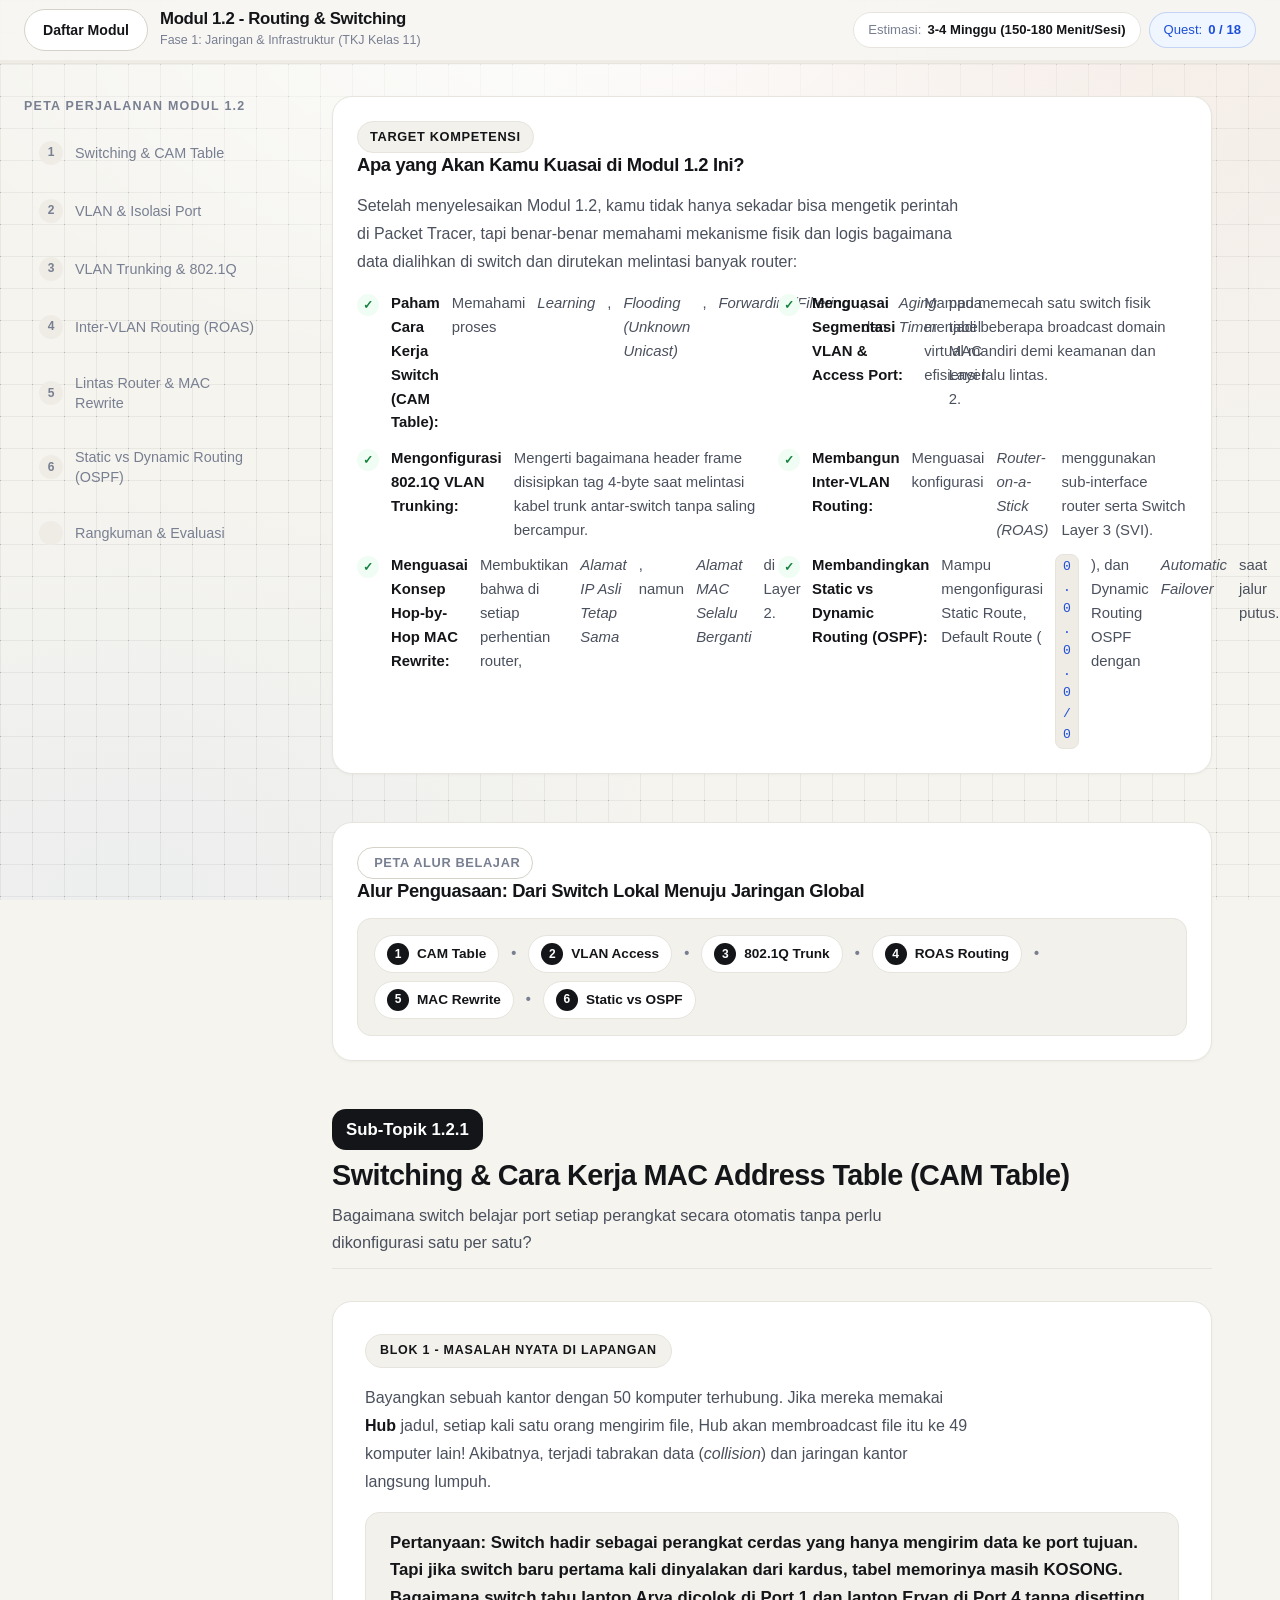
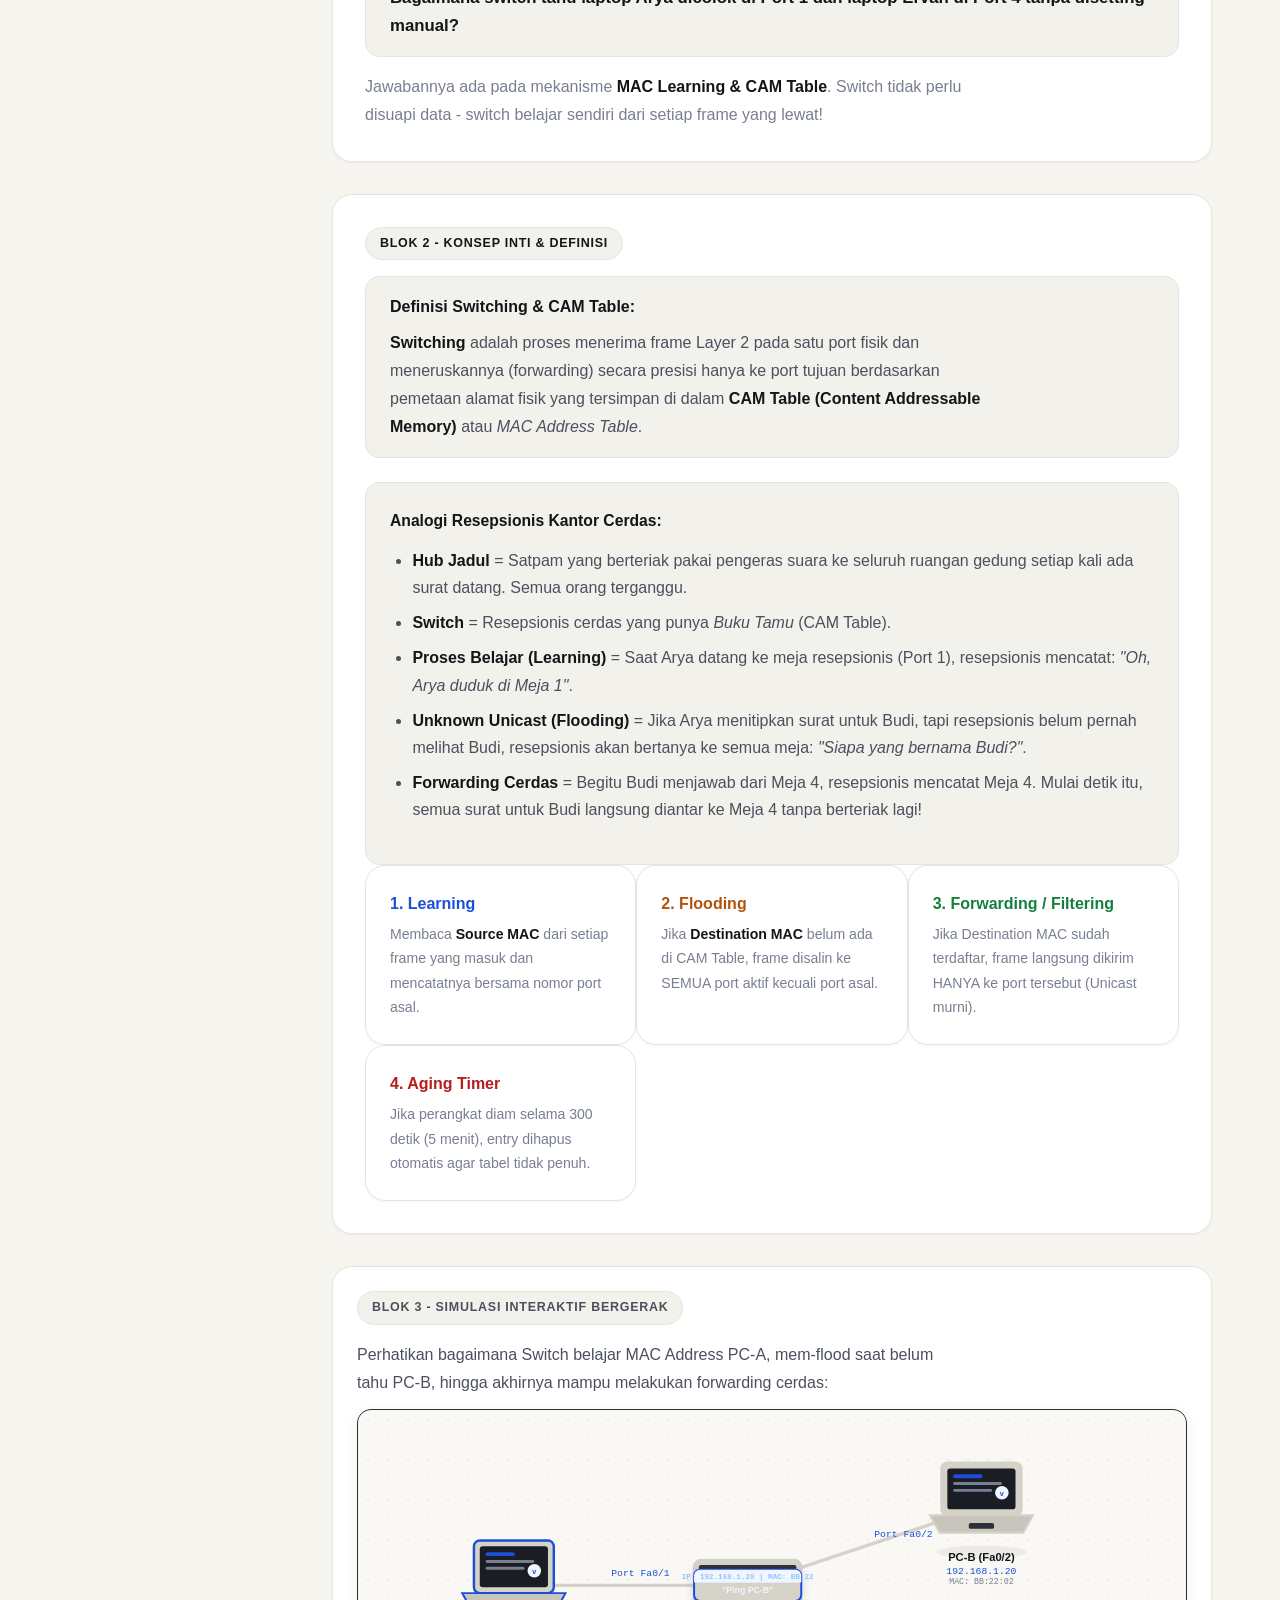
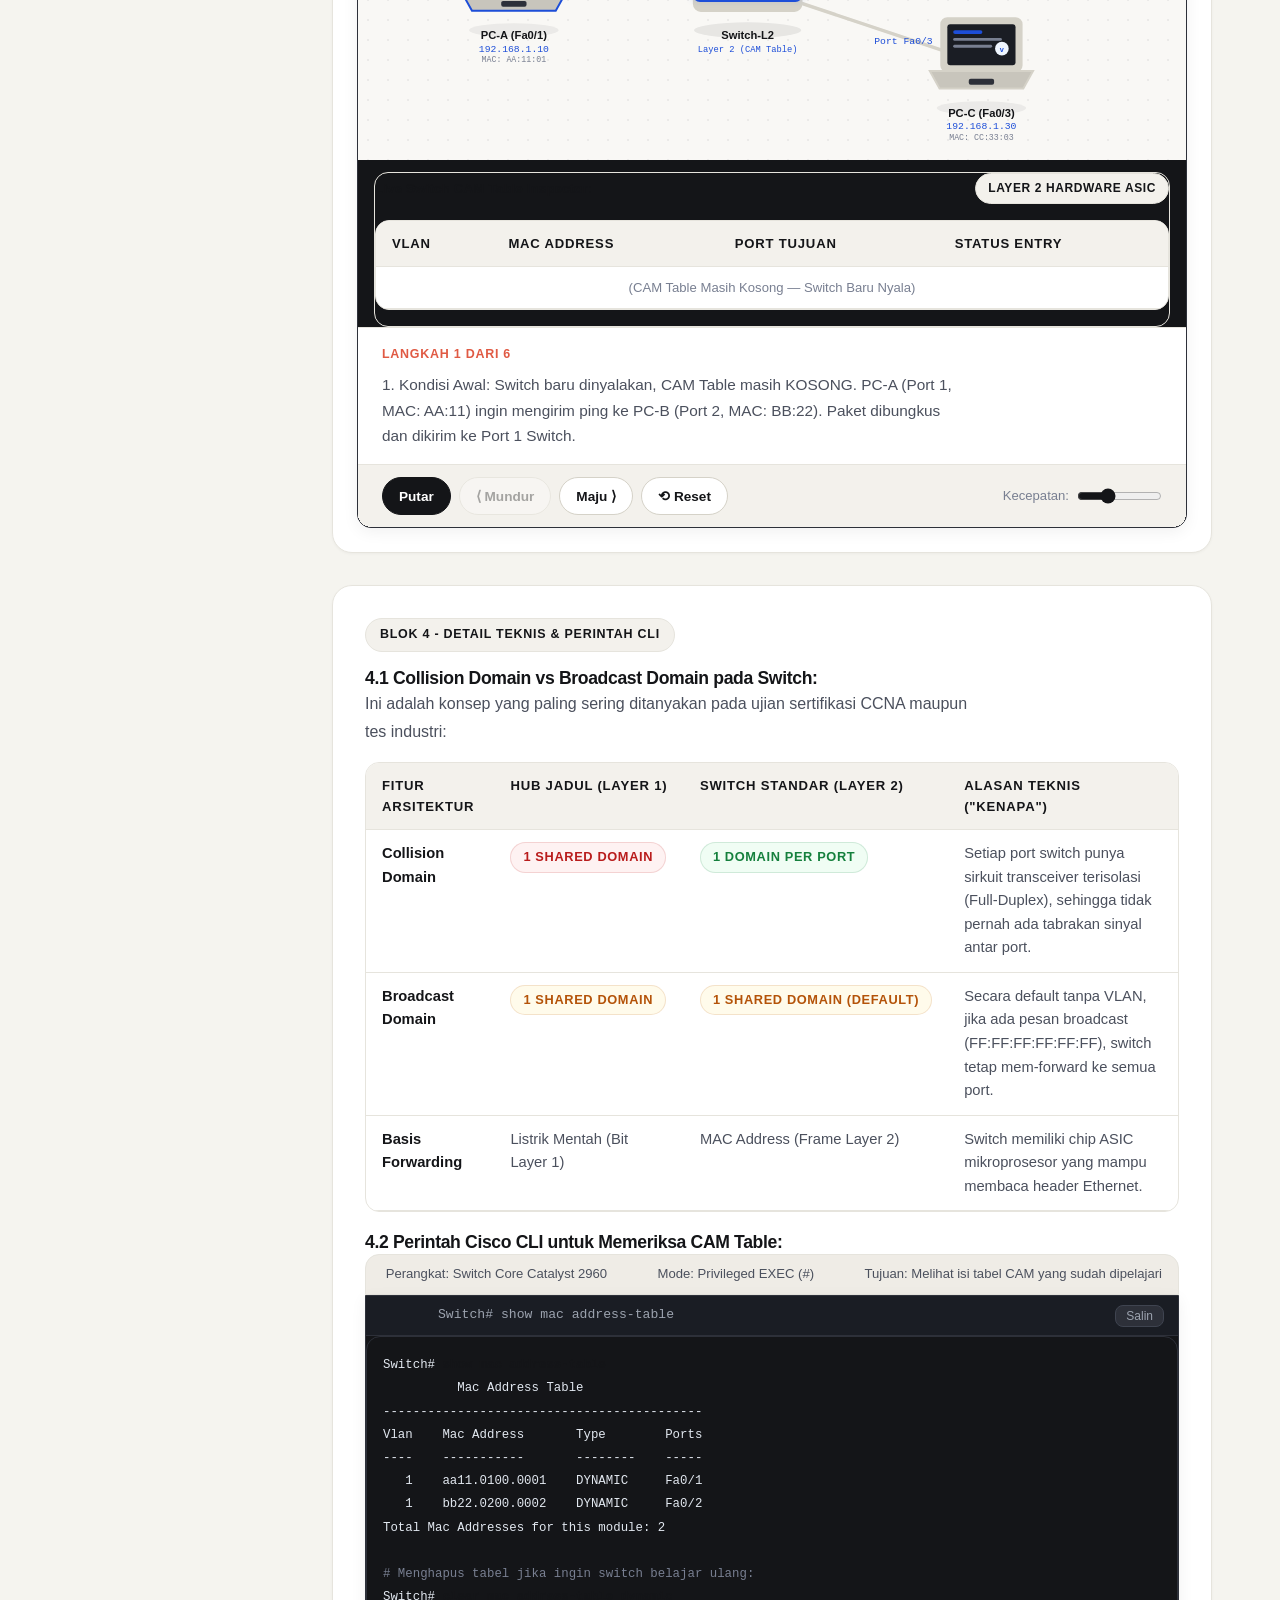
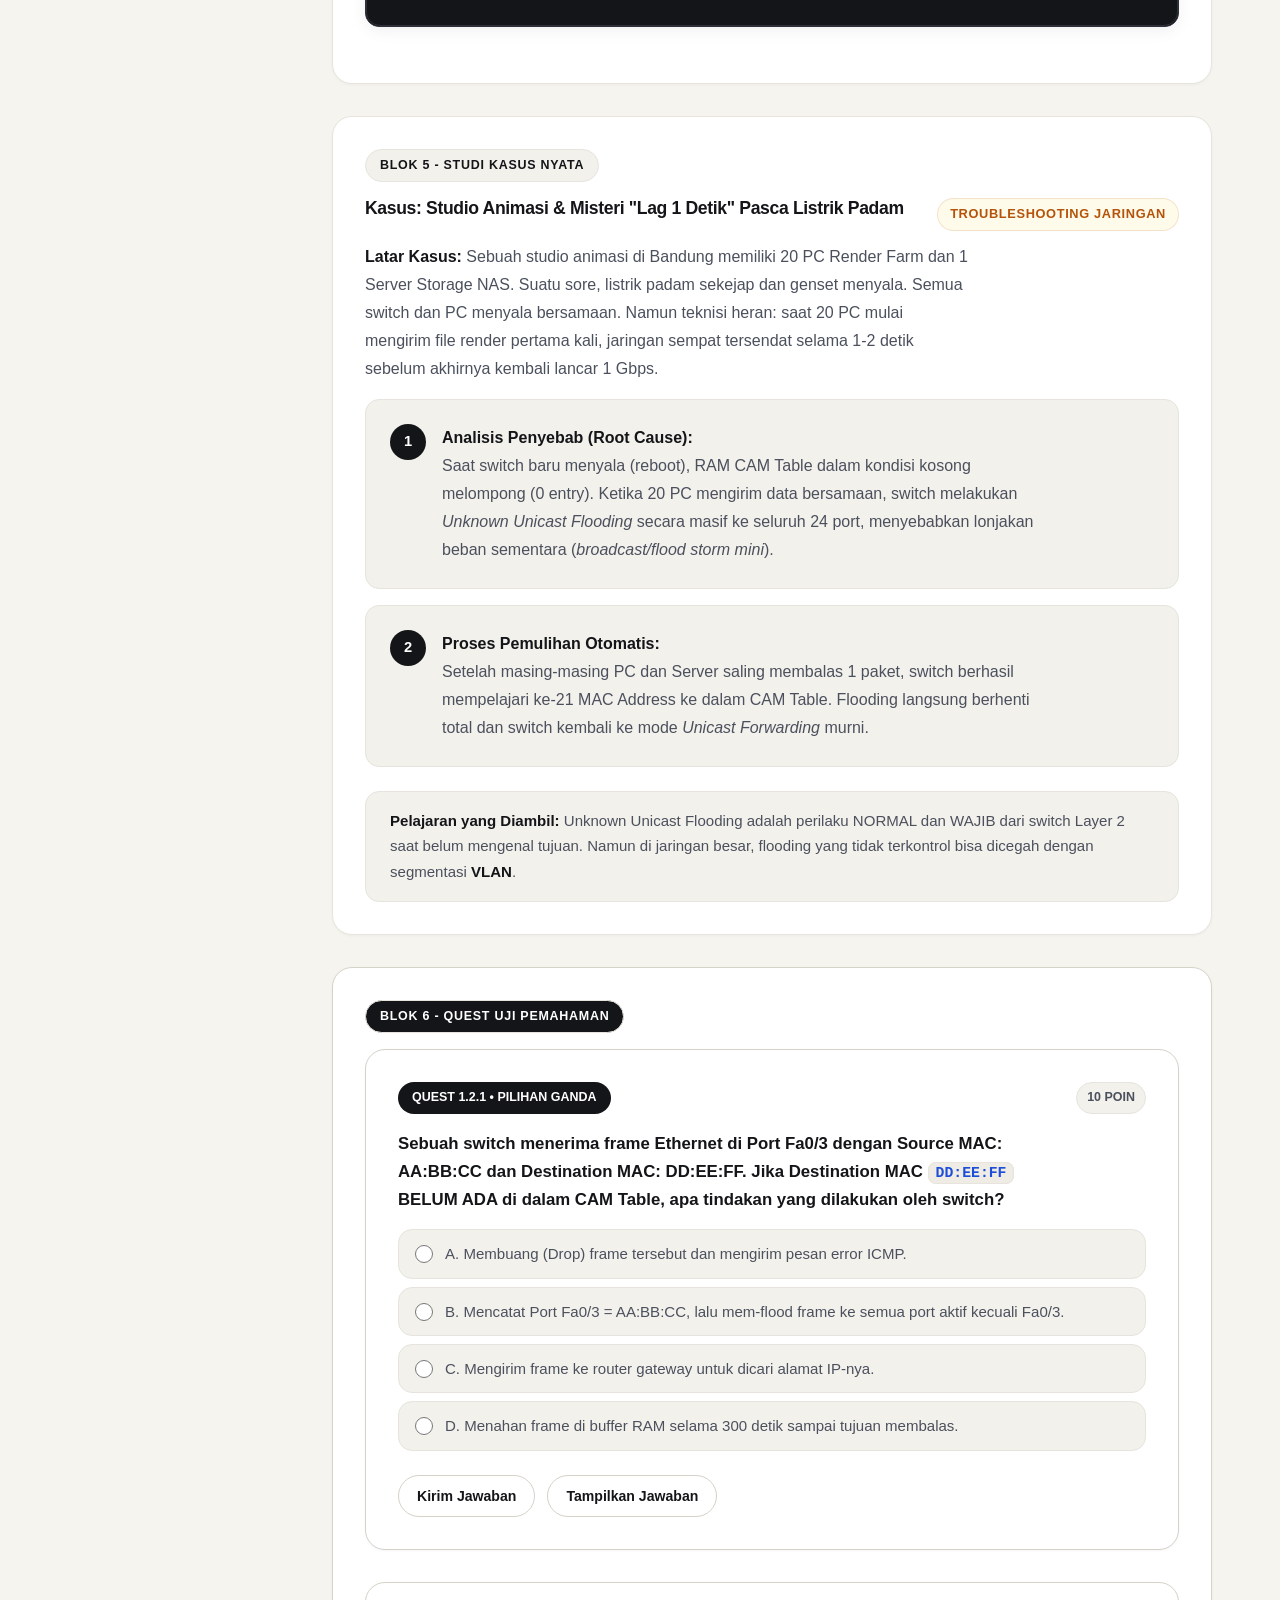
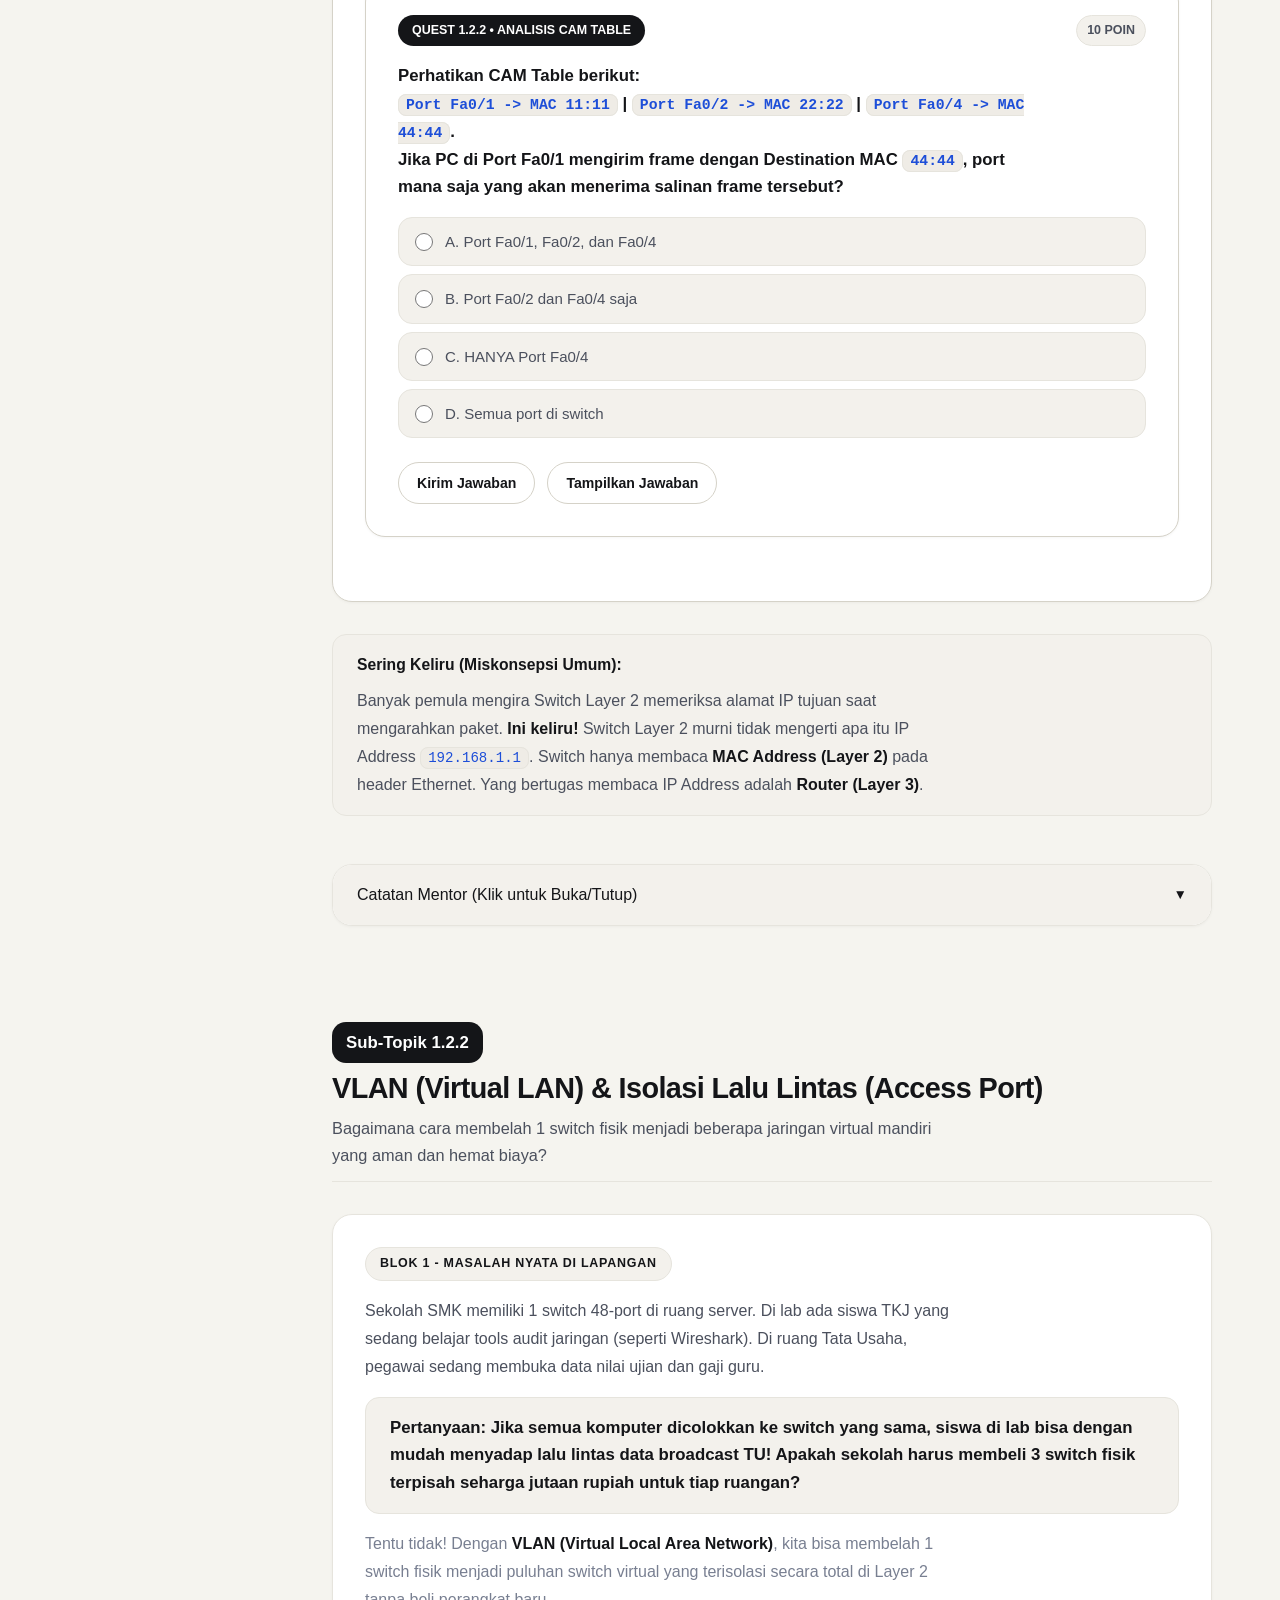
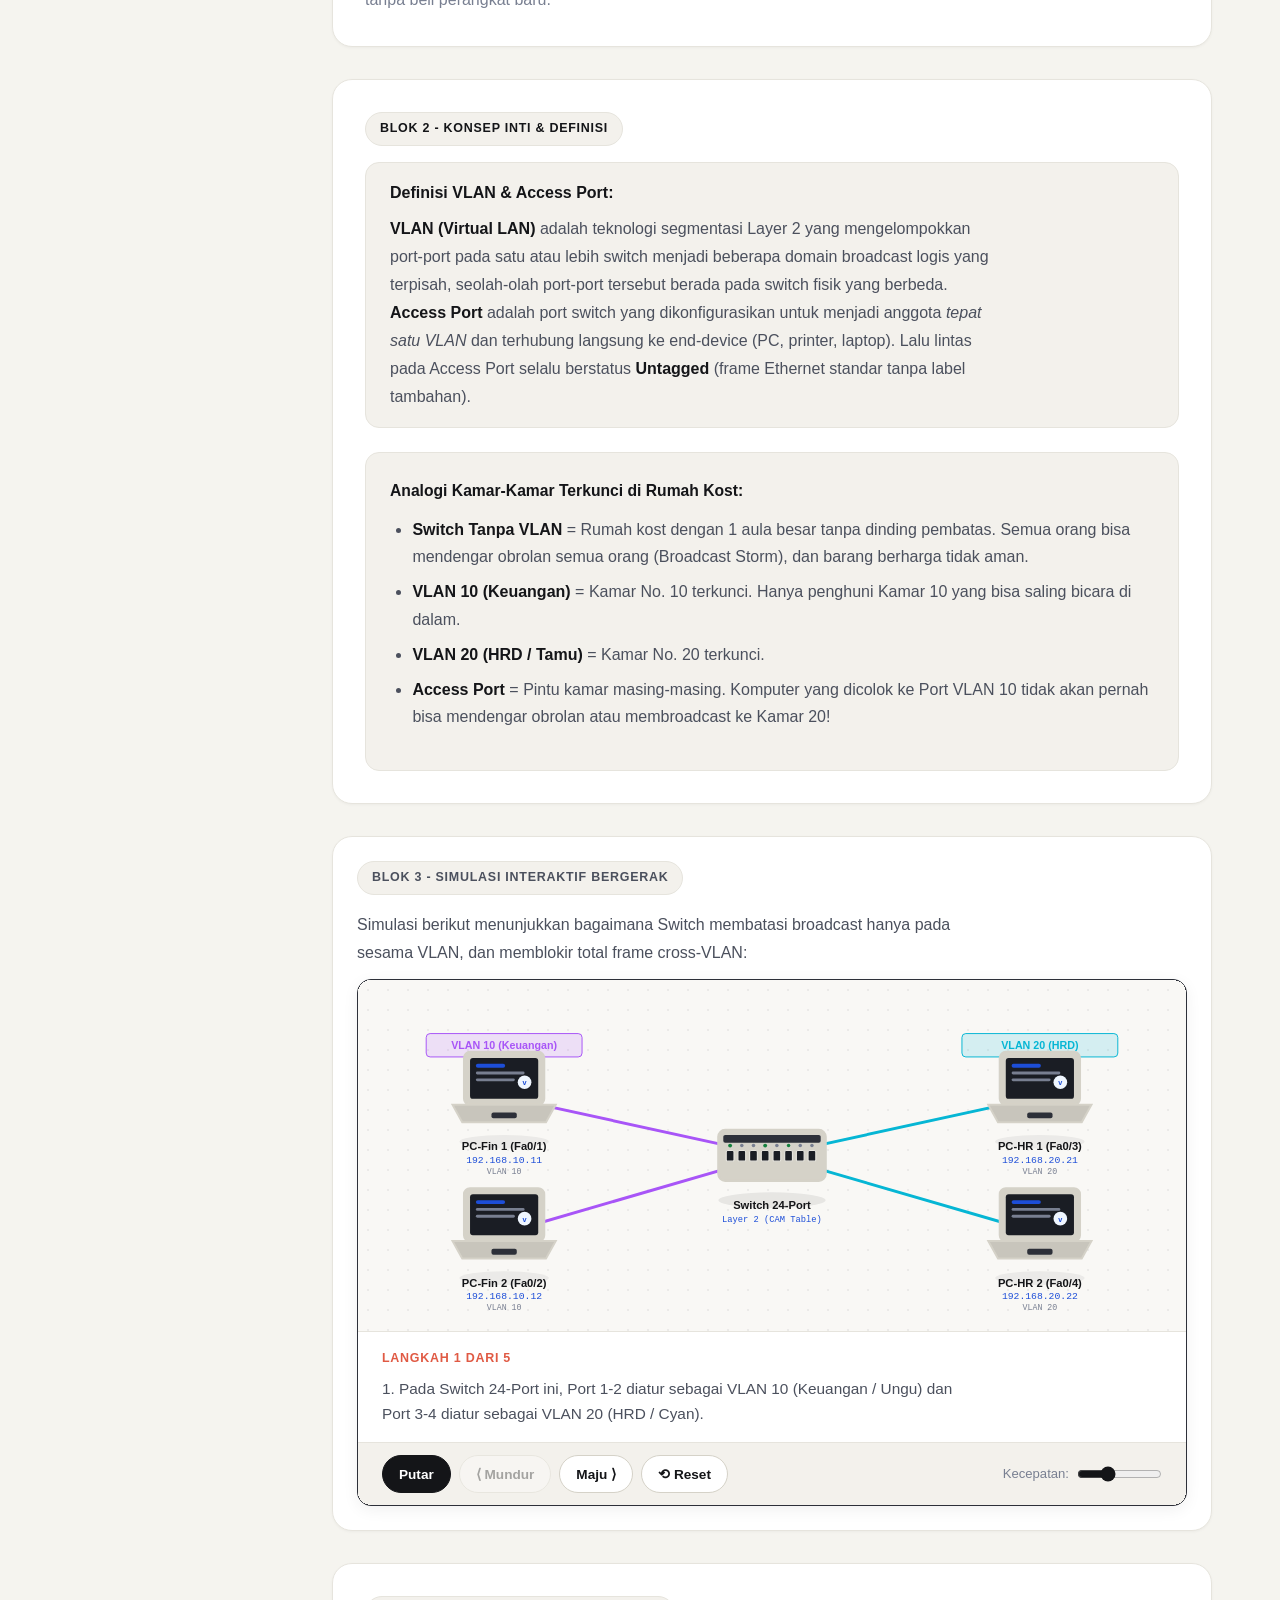
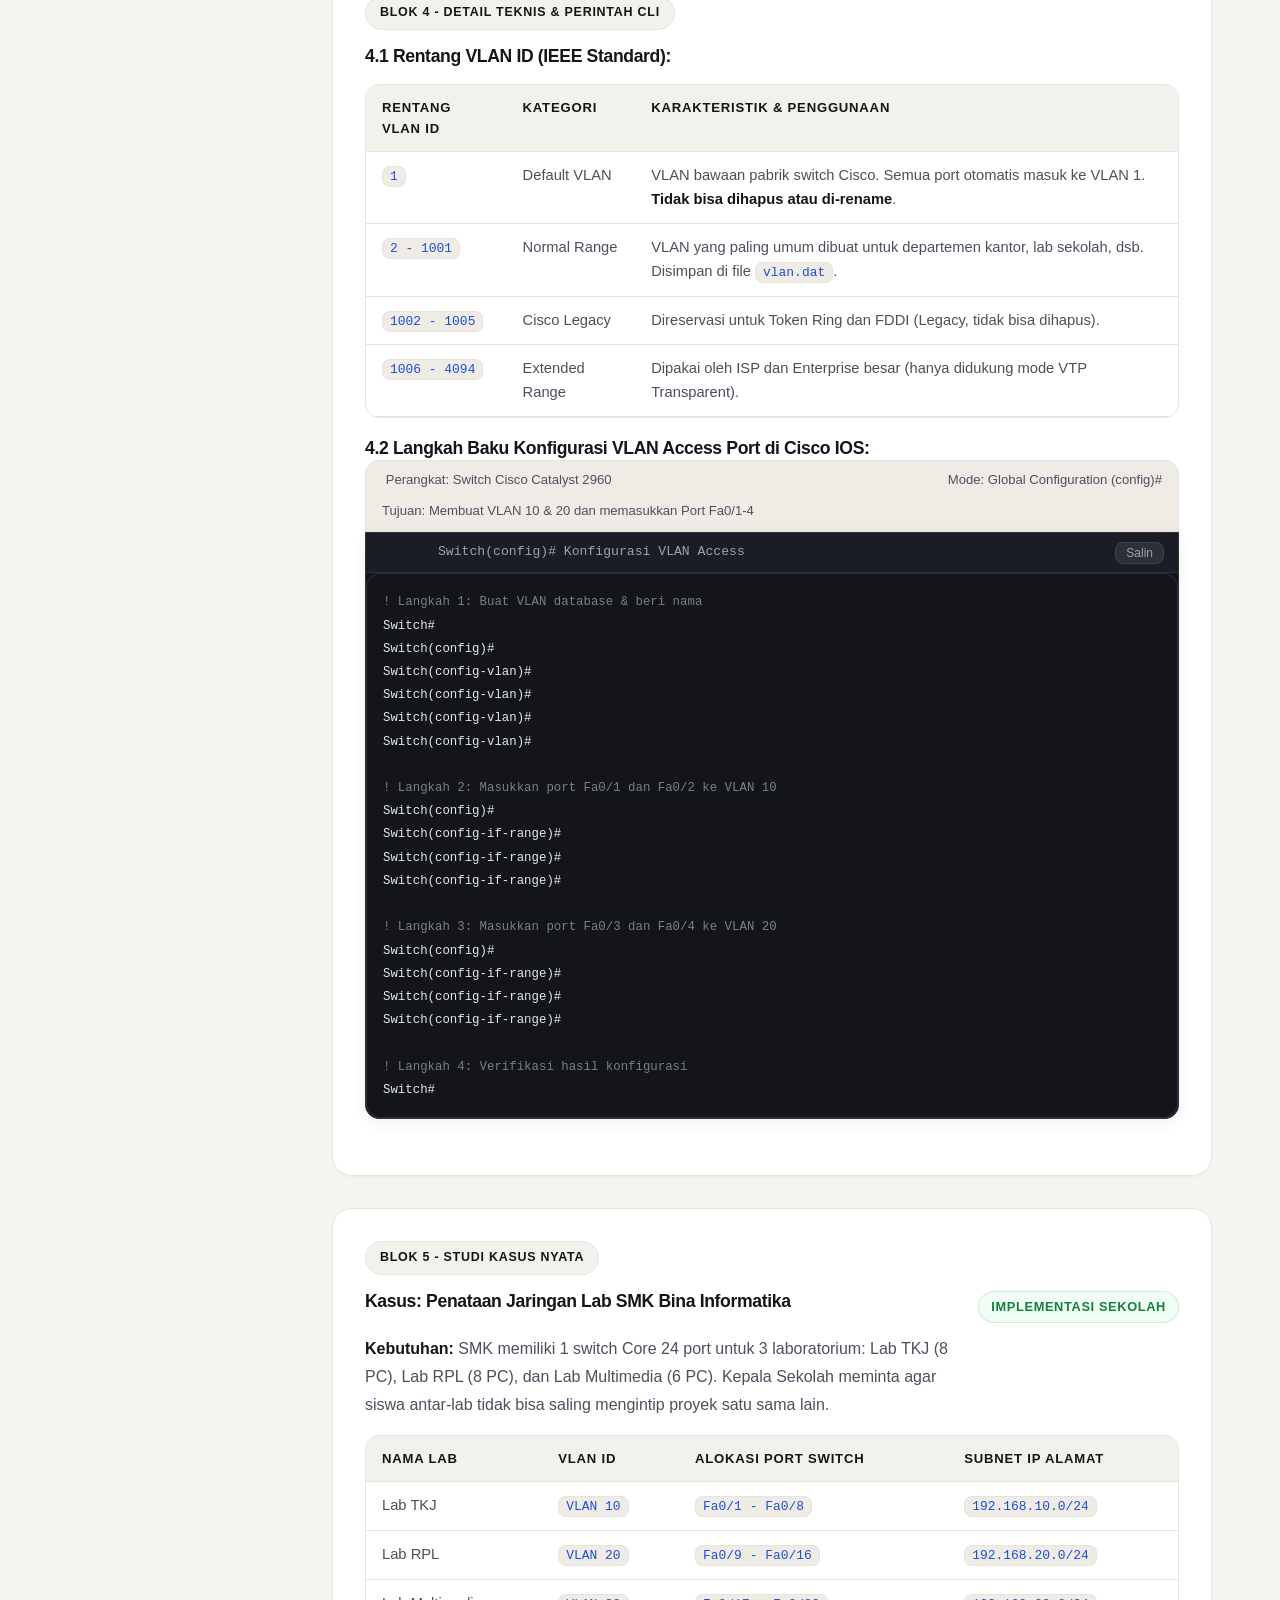
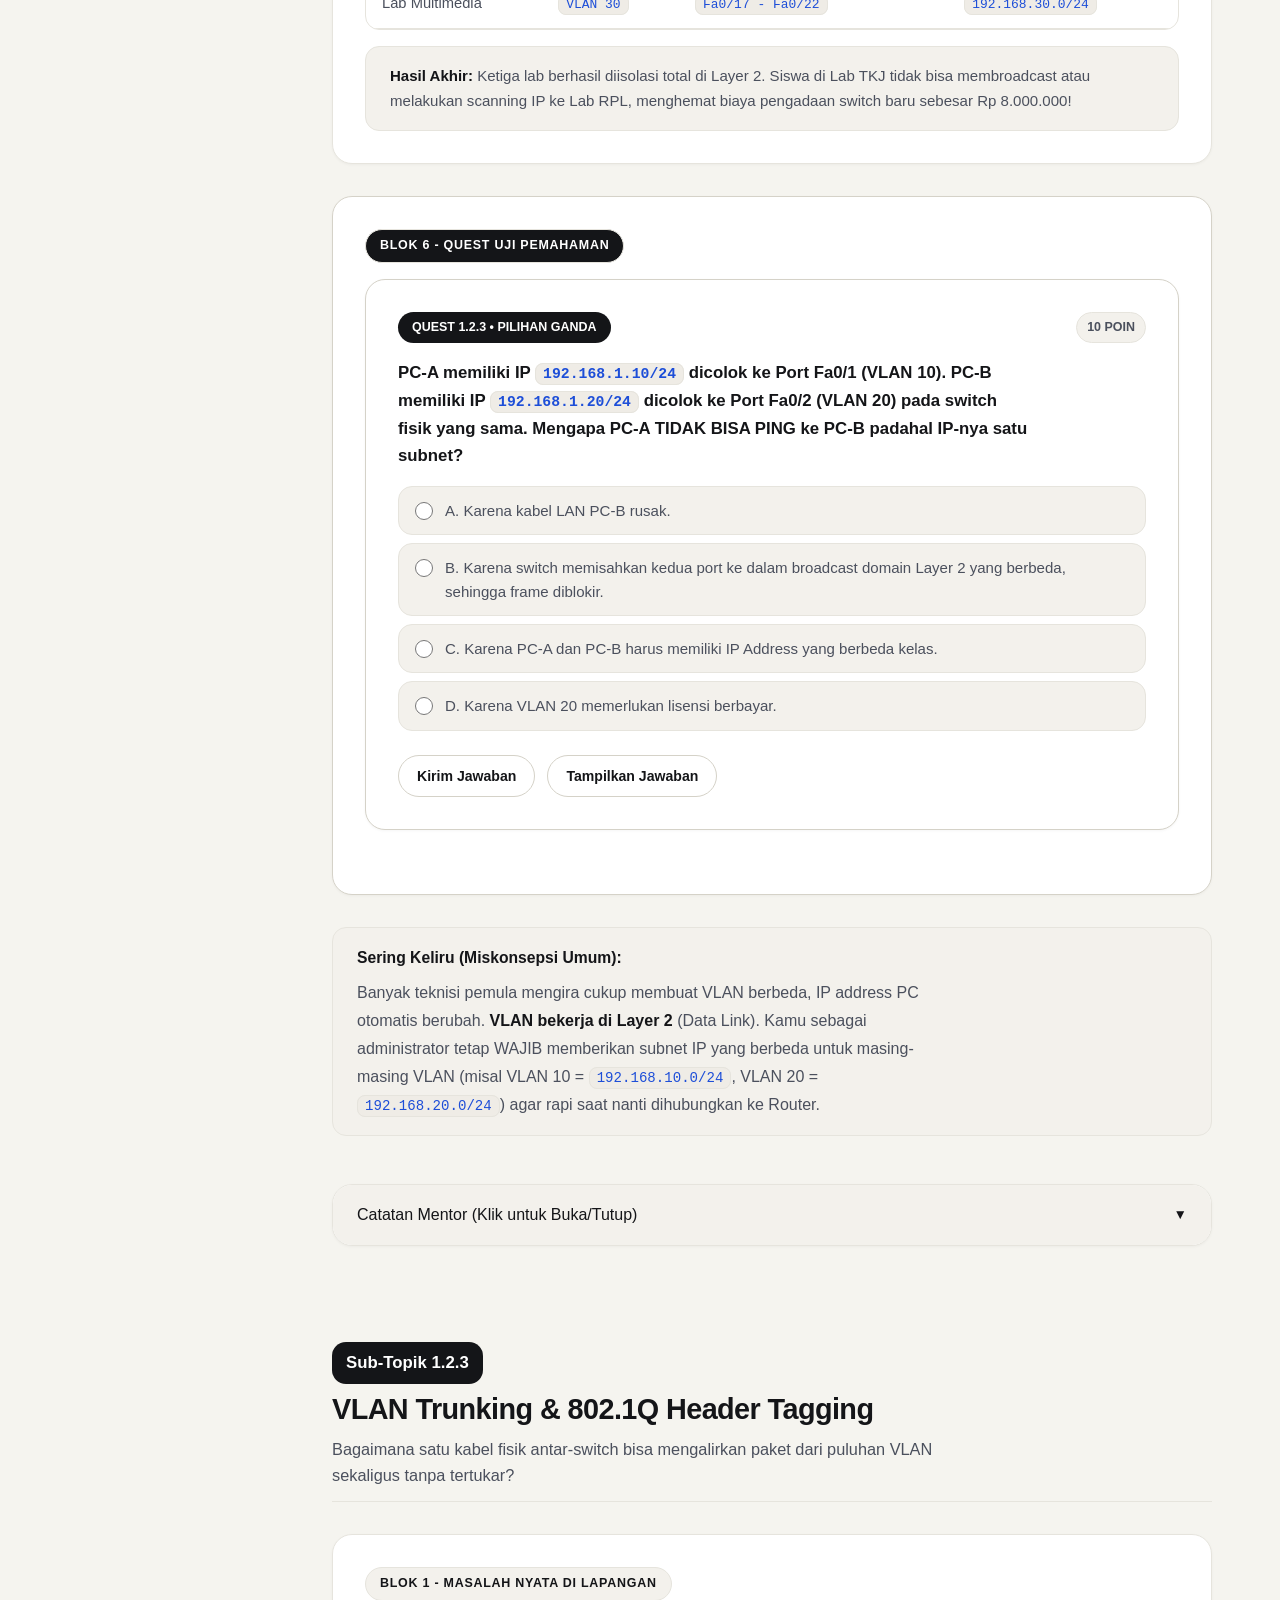
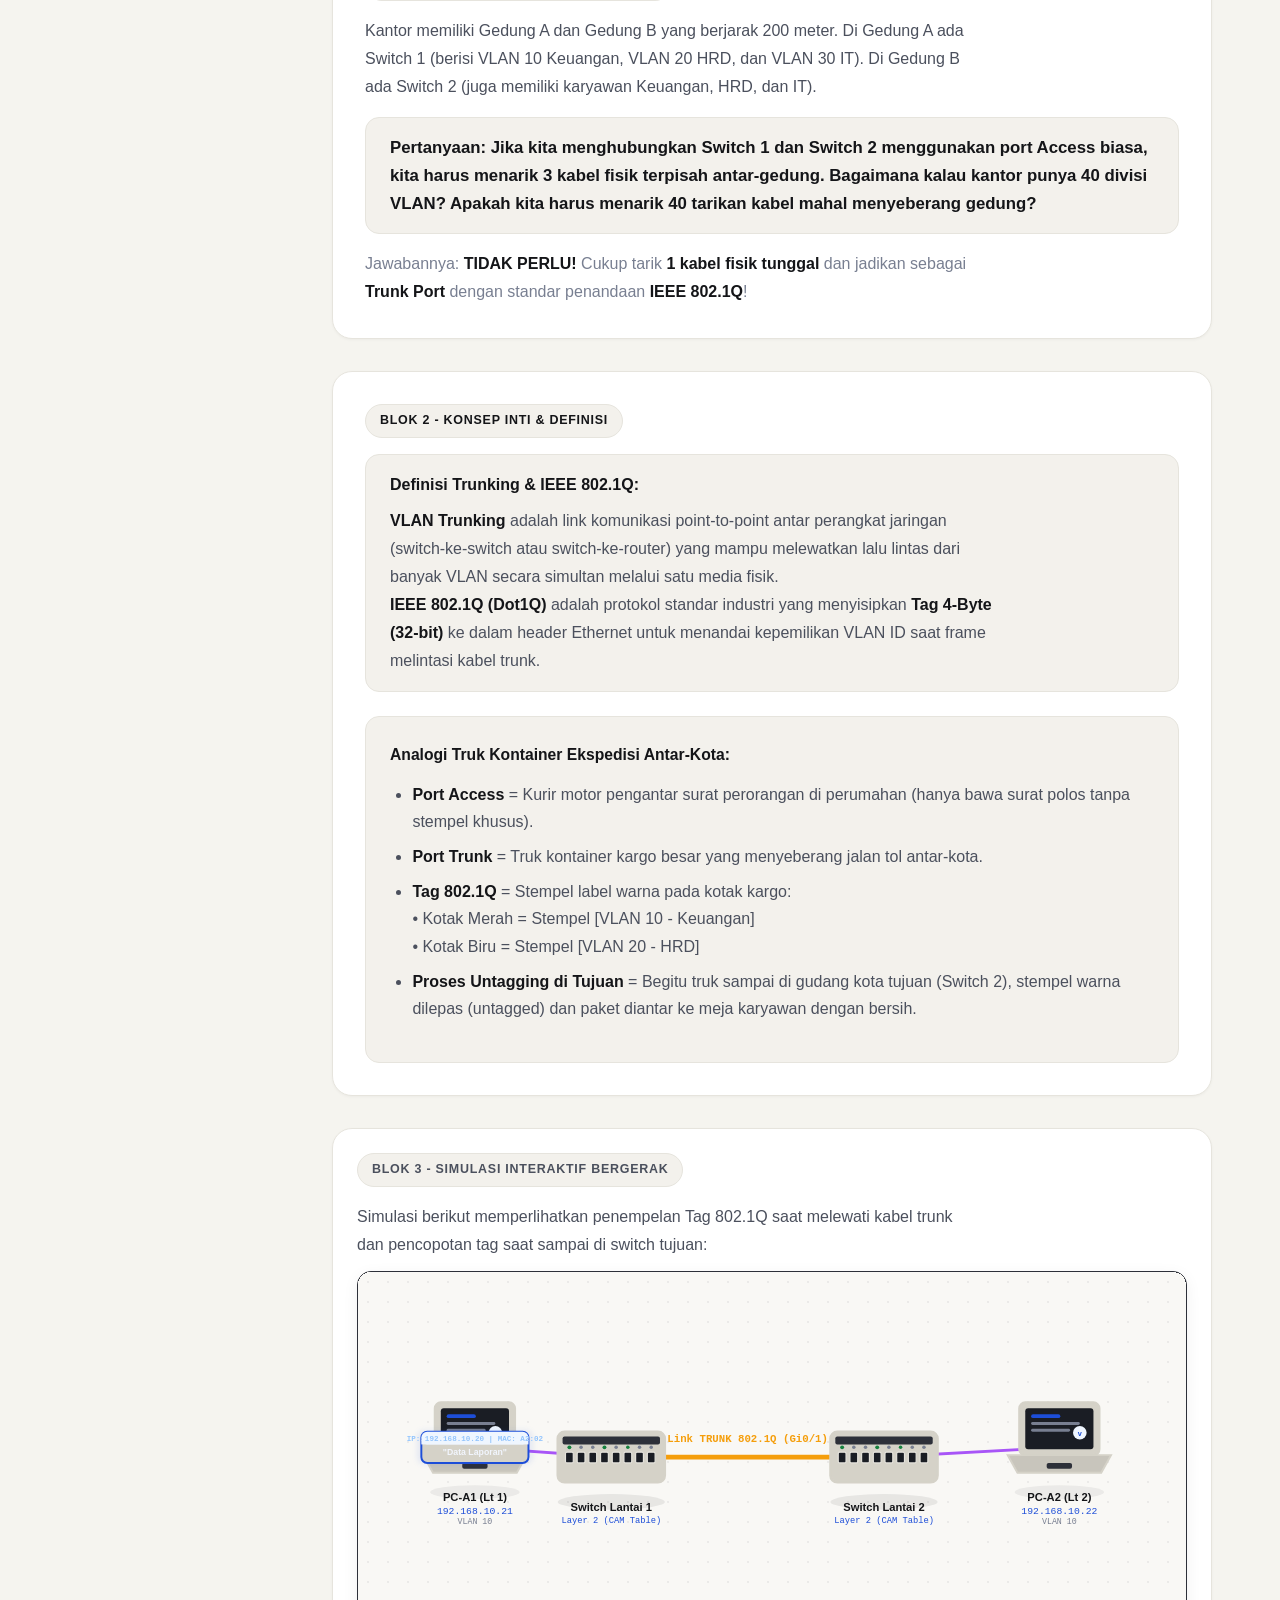
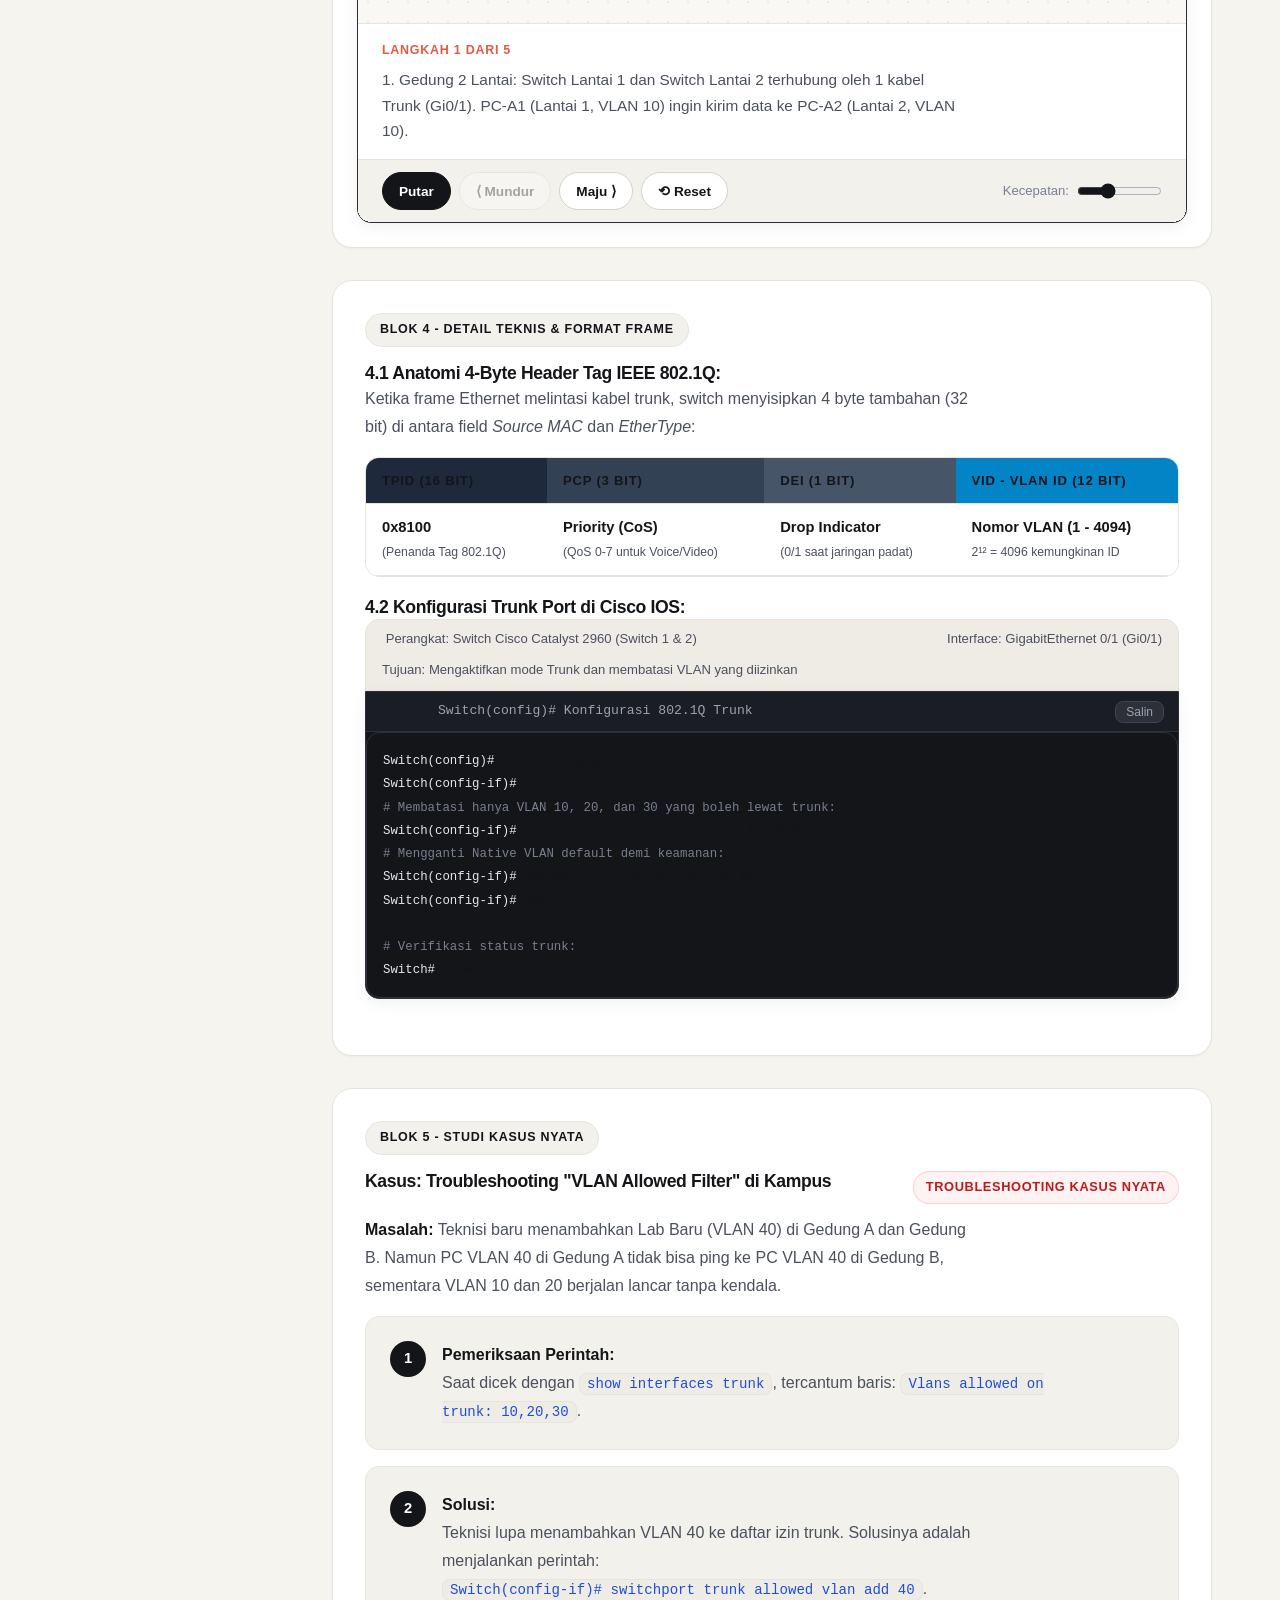
<file: Bahan-Ajar-Fase-1/modul-1-2.html>
﻿<!DOCTYPE html>
<html lang="id">
<head>
  <meta charset="UTF-8">
  <meta name="viewport" content="width=device-width, initial-scale=1.0">
  <title>Modul 1.2 - Routing & Switching | Bahan Ajar Mentoring</title>
  <link rel="stylesheet" href="assets/css/style.css">
</head>
<body data-module-id="modul-1-2">

  <!-- ========================================================================
       1. HEADER MODUL STICKY + PROGRESS BAR (BAGIAN 1 & 2)
       ======================================================================== -->
  <header class="site-header">
    <div class="header-main">
      <div class="header-left">
        <a href="index.html" class="btn-back">Daftar Modul</a>
        <div class="header-title-box">
          <h1>Modul 1.2 - Routing & Switching</h1>
          <span class="header-subtitle">Fase 1: Jaringan & Infrastruktur (TKJ Kelas 11)</span>
        </div>
      </div>

      <div class="header-right">
        <span class="badge-meta">Estimasi: <strong>3-4 Minggu (150-180 Menit/Sesi)</strong></span>
        <span class="badge-meta badge-meta--quest">Quest: <strong>0 / 18</strong></span>
      </div>
    </div>

    <!-- Progress Bar Scroll Sticky -->
    <div class="progress-container">
      <div class="progress-bar" id="reading-progress"></div>
    </div>
  </header>

  <!-- ========================================================================
       2. LAYOUT UTAMA (SIDEBAR STICKY + KONTEN)
       ======================================================================== -->
  <div class="layout-wrapper">

    <!-- Sidebar Navigasi Sub-Topik (Desktop) -->
    <aside class="sidebar-nav">
      <div class="sidebar-title">Peta Perjalanan Modul 1.2</div>
      <ul class="subtopic-nav-list">
        <li class="subtopic-nav-item active">
          <a href="#subtopik-1">
            <span class="subtopic-nav-num">1</span>
            <span>Switching & CAM Table</span>
          </a>
        </li>
        <li class="subtopic-nav-item">
          <a href="#subtopik-2">
            <span class="subtopic-nav-num">2</span>
            <span>VLAN & Isolasi Port</span>
          </a>
        </li>
        <li class="subtopic-nav-item">
          <a href="#subtopik-3">
            <span class="subtopic-nav-num">3</span>
            <span>VLAN Trunking & 802.1Q</span>
          </a>
        </li>
        <li class="subtopic-nav-item">
          <a href="#subtopik-4">
            <span class="subtopic-nav-num">4</span>
            <span>Inter-VLAN Routing (ROAS)</span>
          </a>
        </li>
        <li class="subtopic-nav-item">
          <a href="#subtopik-5">
            <span class="subtopic-nav-num">5</span>
            <span>Lintas Router & MAC Rewrite</span>
          </a>
        </li>
        <li class="subtopic-nav-item">
          <a href="#subtopik-6">
            <span class="subtopic-nav-num">6</span>
            <span>Static vs Dynamic Routing (OSPF)</span>
          </a>
        </li>
        <li class="subtopic-nav-item">
          <a href="#evaluasi-modul">
            <span class="subtopic-nav-num"></span>
            <span>Rangkuman & Evaluasi</span>
          </a>
        </li>
      </ul>
    </aside>

    <!-- Konten Utama Modul -->
    <main class="main-content">

      <!-- Dropdown Navigasi Cepat (Mobile) -->
      <div class="mobile-nav-select-wrapper">
        <select class="mobile-nav-select" id="mobile-topic-select" aria-label="Pilih Sub-topik">
          <option value="#subtopik-1">1. Switching & CAM Table Learning</option>
          <option value="#subtopik-2">2. VLAN & Isolasi Access Port</option>
          <option value="#subtopik-3">3. VLAN Trunking & 802.1Q Tagging</option>
          <option value="#subtopik-4">4. Inter-VLAN Routing (Router-on-a-Stick)</option>
          <option value="#subtopik-5">5. Perjalanan Lintas Router (Hop-by-Hop MAC Rewrite)</option>
          <option value="#subtopik-6">6. Static Routing vs OSPF Failover</option>
          <option value="#evaluasi-modul"> Rangkuman, Quest Akhir & Mini-Proyek</option>
        </select>
      </div>

      <!-- ====================================================================
           BAGIAN 3: TUJUAN PEMBELAJARAN
           ==================================================================== -->
      <section class="section-card" id="tujuan-pembelajaran">
        <div class="section-header">
          <span class="badge badge--primary">Target Kompetensi</span>
          <h2>Apa yang Akan Kamu Kuasai di Modul 1.2 Ini?</h2>
        </div>
        <p>
          Setelah menyelesaikan Modul 1.2, kamu tidak hanya sekadar bisa mengetik perintah di Packet Tracer, tapi benar-benar memahami mekanisme fisik dan logis bagaimana data dialihkan di switch dan dirutekan melintasi banyak router:
        </p>
        <ul class="learning-goals-list">
          <li><strong>Paham Cara Kerja Switch (CAM Table):</strong> Memahami proses <em>Learning</em>, <em>Flooding (Unknown Unicast)</em>, <em>Forwarding/Filtering</em>, dan <em>Aging Timer</em> pada tabel MAC Layer 2.</li>
          <li><strong>Menguasai Segmentasi VLAN & Access Port:</strong> Mampu memecah satu switch fisik menjadi beberapa broadcast domain virtual mandiri demi keamanan dan efisiensi lalu lintas.</li>
          <li><strong>Mengonfigurasi 802.1Q VLAN Trunking:</strong> Mengerti bagaimana header frame disisipkan tag 4-byte saat melintasi kabel trunk antar-switch tanpa saling bercampur.</li>
          <li><strong>Membangun Inter-VLAN Routing:</strong> Menguasai konfigurasi <em>Router-on-a-Stick (ROAS)</em> menggunakan sub-interface router serta Switch Layer 3 (SVI).</li>
          <li><strong>Menguasai Konsep Hop-by-Hop MAC Rewrite:</strong> Membuktikan bahwa di setiap perhentian router, <em>Alamat IP Asli Tetap Sama</em>, namun <em>Alamat MAC Selalu Berganti</em> di Layer 2.</li>
          <li><strong>Membandingkan Static vs Dynamic Routing (OSPF):</strong> Mampu mengonfigurasi Static Route, Default Route (<code>0.0.0.0/0</code>), dan Dynamic Routing OSPF dengan <em>Automatic Failover</em> saat jalur putus.</li>
        </ul>
      </section>

      <!-- ====================================================================
           BAGIAN 4: PETA PERJALANAN MODUL
           ==================================================================== -->
      <section class="section-card" id="peta-modul">
        <div class="section-header">
          <span class="badge badge--outline">️ Peta Alur Belajar</span>
          <h2>Alur Penguasaan: Dari Switch Lokal Menuju Jaringan Global</h2>
        </div>
        <div class="module-pathway">
          <div class="pathway-step">
            <div class="step-circle">1</div>
            <div class="step-label">CAM Table</div>
          </div>
          <div class="pathway-arrow">•</div>
          <div class="pathway-step">
            <div class="step-circle">2</div>
            <div class="step-label">VLAN Access</div>
          </div>
          <div class="pathway-arrow">•</div>
          <div class="pathway-step">
            <div class="step-circle">3</div>
            <div class="step-label">802.1Q Trunk</div>
          </div>
          <div class="pathway-arrow">•</div>
          <div class="pathway-step">
            <div class="step-circle">4</div>
            <div class="step-label">ROAS Routing</div>
          </div>
          <div class="pathway-arrow">•</div>
          <div class="pathway-step">
            <div class="step-circle">5</div>
            <div class="step-label">MAC Rewrite</div>
          </div>
          <div class="pathway-arrow">•</div>
          <div class="pathway-step">
            <div class="step-circle">6</div>
            <div class="step-label">Static vs OSPF</div>
          </div>
        </div>
      </section>


      <!-- ====================================================================
           SUB-TOPIK 1.2.1: SWITCHING & CAM TABLE LEARNING
           ==================================================================== -->
      <section class="subtopic-section" id="subtopik-1">
        <div class="subtopic-header">
          <span class="subtopic-number">Sub-Topik 1.2.1</span>
          <h2>Switching & Cara Kerja MAC Address Table (CAM Table)</h2>
          <p class="subtopic-lead">
            Bagaimana switch belajar port setiap perangkat secara otomatis tanpa perlu dikonfigurasi satu per satu?
          </p>
        </div>

        <!-- BLOK 1: HOOK / MASALAH -->
        <div class="block-card block--hook">
          <span class="block-badge">Blok 1 - Masalah Nyata di Lapangan</span>
          <p>
            Bayangkan sebuah kantor dengan 50 komputer terhubung. Jika mereka memakai <strong>Hub</strong> jadul, setiap kali satu orang mengirim file, Hub akan membroadcast file itu ke 49 komputer lain! Akibatnya, terjadi tabrakan data (<em>collision</em>) dan jaringan kantor langsung lumpuh.
          </p>
          <div class="hook-question">
            Pertanyaan: Switch hadir sebagai perangkat cerdas yang hanya mengirim data ke port tujuan. Tapi jika switch baru pertama kali dinyalakan dari kardus, tabel memorinya masih KOSONG. Bagaimana switch tahu laptop Arya dicolok di Port 1 dan laptop Ervan di Port 4 tanpa disetting manual?
          </div>
          <p style="margin-top: 12px; color: var(--text-muted);">
            Jawabannya ada pada mekanisme <strong>MAC Learning & CAM Table</strong>. Switch tidak perlu disuapi data - switch belajar sendiri dari setiap frame yang lewat!
          </p>
        </div>

        <!-- BLOK 2: KONSEP & DEFINISI -->
        <div class="block-card block--concept">
          <span class="block-badge">Blok 2 - Konsep Inti & Definisi</span>

          <div class="definition-box">
            <div class="definition-title">Definisi Switching & CAM Table:</div>
            <p style="margin: 0;">
              <strong>Switching</strong> adalah proses menerima frame Layer 2 pada satu port fisik dan meneruskannya (forwarding) secara presisi hanya ke port tujuan berdasarkan pemetaan alamat fisik yang tersimpan di dalam <strong>CAM Table (Content Addressable Memory)</strong> atau <em>MAC Address Table</em>.
            </p>
          </div>

          <div class="analogy-box">
            <div class="analogy-title">Analogi Resepsionis Kantor Cerdas:</div>
            <ul>
              <li><strong>Hub Jadul</strong> = Satpam yang berteriak pakai pengeras suara ke seluruh ruangan gedung setiap kali ada surat datang. Semua orang terganggu.</li>
              <li><strong>Switch</strong> = Resepsionis cerdas yang punya <em>Buku Tamu</em> (CAM Table).</li>
              <li><strong>Proses Belajar (Learning)</strong> = Saat Arya datang ke meja resepsionis (Port 1), resepsionis mencatat: <em>"Oh, Arya duduk di Meja 1"</em>.</li>
              <li><strong>Unknown Unicast (Flooding)</strong> = Jika Arya menitipkan surat untuk Budi, tapi resepsionis belum pernah melihat Budi, resepsionis akan bertanya ke semua meja: <em>"Siapa yang bernama Budi?"</em>.</li>
              <li><strong>Forwarding Cerdas</strong> = Begitu Budi menjawab dari Meja 4, resepsionis mencatat Meja 4. Mulai detik itu, semua surat untuk Budi langsung diantar ke Meja 4 tanpa berteriak lagi!</li>
            </ul>
          </div>

          <div class="key-points-grid" style="display:grid; grid-template-columns: repeat(auto-fit, minmax(220px, 1fr)); gap: var(--space-sm); margin-top: var(--space-md);">
            <div class="card card--ghost" style="">
              <strong style="color:var(--info);">1. Learning</strong>
              <p style="font-size:0.88rem; margin:4px 0 0; color:var(--text-muted);">Membaca <strong>Source MAC</strong> dari setiap frame yang masuk dan mencatatnya bersama nomor port asal.</p>
            </div>
            <div class="card card--ghost" style="">
              <strong style="color:var(--warning);">2. Flooding</strong>
              <p style="font-size:0.88rem; margin:4px 0 0; color:var(--text-muted);">Jika <strong>Destination MAC</strong> belum ada di CAM Table, frame disalin ke SEMUA port aktif kecuali port asal.</p>
            </div>
            <div class="card card--ghost" style="">
              <strong style="color:var(--success);">3. Forwarding / Filtering</strong>
              <p style="font-size:0.88rem; margin:4px 0 0; color:var(--text-muted);">Jika Destination MAC sudah terdaftar, frame langsung dikirim HANYA ke port tersebut (Unicast murni).</p>
            </div>
            <div class="card card--ghost" style="">
              <strong style="color:var(--danger);">4. Aging Timer</strong>
              <p style="font-size:0.88rem; margin:4px 0 0; color:var(--text-muted);">Jika perangkat diam selama 300 detik (5 menit), entry dihapus otomatis agar tabel tidak penuh.</p>
            </div>
          </div>
        </div>

        <!-- BLOK 3: SIMULASI BERGERAK -->
        <div class="block-card block--sim">
          <span class="block-badge">Blok 3 - Simulasi Interaktif Bergerak</span>
          <p style="margin-bottom: 12px;">
            Perhatikan bagaimana Switch belajar MAC Address PC-A, mem-flood saat belum tahu PC-B, hingga akhirnya mampu melakukan forwarding cerdas:
          </p>

          <div class="sim-container" id="sim-cam-learning">
            <div class="sim__stage">
              <svg viewBox="0 0 850 360" preserveAspectRatio="xMidYMid meet">
                <!-- Kabel Fisik -->
                <line x1="160" y1="180" x2="400" y2="180" stroke="var(--border-light)" stroke-width="3.5" stroke-linecap="round" />
                <line x1="400" y1="180" x2="640" y2="100" stroke="var(--border-light)" stroke-width="3.5" stroke-linecap="round" />
                <line x1="400" y1="180" x2="640" y2="260" stroke="var(--border-light)" stroke-width="3.5" stroke-linecap="round" />

                <!-- Label Port -->
                <text x="260" y="170" fill="var(--info)" font-size="10" font-family="var(--font-mono)">Port Fa0/1</text>
                <text x="530" y="130" fill="var(--info)" font-size="10" font-family="var(--font-mono)">Port Fa0/2</text>
                <text x="530" y="240" fill="var(--info)" font-size="10" font-family="var(--font-mono)">Port Fa0/3</text>

                <!-- Nodes Perangkat -->
                <g id="cam-node-pca" data-cx="160" data-cy="180" transform="translate(95, 110)"></g>
                <g id="cam-node-sw" data-cx="400" data-cy="180" transform="translate(335, 110)"></g>
                <g id="cam-node-pcb" data-cx="640" data-cy="100" transform="translate(575, 30)"></g>
                <g id="cam-node-pcc" data-cx="640" data-cy="260" transform="translate(575, 190)"></g>
              </svg>
            </div>

            <!-- Live CAM Table HUD di Bawah Stage -->
            <div style="margin: 12px 16px 0; background: var(--bg-card); border: 1.5px solid var(--border); border-radius: var(--radius-md); padding: var(--space-sm);">
              <div style="display:flex; justify-content:space-between; align-items:center; margin-bottom:6px;">
                <strong style="font-size:0.85rem; color:var(--text);"> Live Switch CAM Table Inspector:</strong>
                <span class="badge badge--primary" style="font-size:0.75rem;">Layer 2 Hardware ASIC</span>
              </div>
              <table class="table-styled" style="margin:0; font-size:0.82rem;">
                <thead>
                  <tr>
                    <th>VLAN</th>
                    <th>MAC Address</th>
                    <th>Port Tujuan</th>
                    <th>Status Entry</th>
                  </tr>
                </thead>
                <tbody id="cam-hud-table">
                  <tr>
                    <td colspan="4" style="text-align:center; color:var(--text-dim); padding:10px;">(CAM Table Masih Kosong - Switch Baru Dinyalakan)</td>
                  </tr>
                </tbody>
              </table>
            </div>

            <div class="sim__narration">
              <span class="sim__step-badge">Langkah 1 dari 6</span>
              <p class="sim__text">PC-A menyiapkan frame ping untuk PC-B...</p>
            </div>

            <div class="sim__controls">
              <div class="sim-btn-group">
                <button class="btn-sim btn-sim--primary" data-action="play">Putar</button>
                <button class="btn-sim" data-action="prev">⟨ Mundur</button>
                <button class="btn-sim" data-action="next">Maju ⟩</button>
                <button class="btn-sim" data-action="reset">⟲ Reset</button>
              </div>
              <div class="sim-speed-box">
                <span>Kecepatan:</span>
                <input type="range" class="sim-speed-slider" data-action="speed" min="0.5" max="2" step="0.25" value="1">
              </div>
            </div>
          </div>
        </div>

        <!-- BLOK 4: DETAIL TEKNIS -->
        <div class="block-card block--detail">
          <span class="block-badge">Blok 4 - Detail Teknis & Perintah CLI</span>

          <h4>4.1 Collision Domain vs Broadcast Domain pada Switch:</h4>
          <p>
            Ini adalah konsep yang paling sering ditanyakan pada ujian sertifikasi CCNA maupun tes industri:
          </p>
          <div class="table-wrapper">
            <table class="table-styled">
              <thead>
                <tr>
                  <th>Fitur Arsitektur</th>
                  <th>Hub Jadul (Layer 1)</th>
                  <th>Switch Standar (Layer 2)</th>
                  <th>Alasan Teknis ("Kenapa")</th>
                </tr>
              </thead>
              <tbody>
                <tr>
                  <td><strong>Collision Domain</strong></td>
                  <td><span class="badge badge--danger">1 Shared Domain</span></td>
                  <td><span class="badge badge--success">1 Domain per Port</span></td>
                  <td>Setiap port switch punya sirkuit transceiver terisolasi (Full-Duplex), sehingga tidak pernah ada tabrakan sinyal antar port.</td>
                </tr>
                <tr>
                  <td><strong>Broadcast Domain</strong></td>
                  <td><span class="badge badge--warning">1 Shared Domain</span></td>
                  <td><span class="badge badge--warning">1 Shared Domain (Default)</span></td>
                  <td>Secara default tanpa VLAN, jika ada pesan broadcast (FF:FF:FF:FF:FF:FF), switch tetap mem-forward ke semua port.</td>
                </tr>
                <tr>
                  <td><strong>Basis Forwarding</strong></td>
                  <td>Listrik Mentah (Bit Layer 1)</td>
                  <td>MAC Address (Frame Layer 2)</td>
                  <td>Switch memiliki chip ASIC mikroprosesor yang mampu membaca header Ethernet.</td>
                </tr>
              </tbody>
            </table>
          </div>

          <h4 style="margin-top: 20px;">4.2 Perintah Cisco CLI untuk Memeriksa CAM Table:</h4>

          <!-- Terminal Context 1 -->
          <div class="terminal-banner">
            <span class="terminal-banner__device">️ Perangkat: Switch Core Catalyst 2960</span>
            <span class="terminal-banner__location"> Mode: Privileged EXEC (#)</span>
            <span class="terminal-banner__action"> Tujuan: Melihat isi tabel CAM yang sudah dipelajari</span>
          </div>
          <div class="terminal">
            <div class="terminal__bar">
              <div class="terminal__dots"><div class="terminal__dot"></div><div class="terminal__dot"></div><div class="terminal__dot"></div></div>
              <span class="terminal__title">Switch# show mac address-table</span>
              <button class="terminal__copy" onclick="window.Core.copyTerminal(this)">Salin</button>
            </div>
            <pre class="terminal__body"><code>Switch# <strong>show mac address-table</strong>
          Mac Address Table
-------------------------------------------
Vlan    Mac Address       Type        Ports
----    -----------       --------    -----
   1    aa11.0100.0001    DYNAMIC     Fa0/1
   1    bb22.0200.0002    DYNAMIC     Fa0/2
Total Mac Addresses for this module: 2

<span style="color:var(--text-dim);"># Menghapus tabel jika ingin switch belajar ulang:</span>
Switch# <strong>clear mac address-table dynamic</strong></code></pre>
          </div>
        </div>

        <!-- BLOK 5: STUDI KASUS -->
        <div class="block-card block--case">
          <span class="block-badge">Blok 5 - Studi Kasus Nyata</span>
          <div class="case-header">
            <h4>Kasus: Studio Animasi & Misteri "Lag 1 Detik" Pasca Listrik Padam</h4>
            <span class="badge badge--warning">Troubleshooting Jaringan</span>
          </div>
          <p>
            <strong>Latar Kasus:</strong> Sebuah studio animasi di Bandung memiliki 20 PC Render Farm dan 1 Server Storage NAS. Suatu sore, listrik padam sekejap dan genset menyala. Semua switch dan PC menyala bersamaan. Namun teknisi heran: saat 20 PC mulai mengirim file render pertama kali, jaringan sempat tersendat selama 1-2 detik sebelum akhirnya kembali lancar 1 Gbps.
          </p>
          <div class="step-card">
            <div class="step-num">1</div>
            <div>
              <strong>Analisis Penyebab (Root Cause):</strong>
              <p>Saat switch baru menyala (reboot), RAM CAM Table dalam kondisi kosong melompong (0 entry). Ketika 20 PC mengirim data bersamaan, switch melakukan <em>Unknown Unicast Flooding</em> secara masif ke seluruh 24 port, menyebabkan lonjakan beban sementara (<em>broadcast/flood storm mini</em>).</p>
            </div>
          </div>
          <div class="step-card">
            <div class="step-num">2</div>
            <div>
              <strong>Proses Pemulihan Otomatis:</strong>
              <p>Setelah masing-masing PC dan Server saling membalas 1 paket, switch berhasil mempelajari ke-21 MAC Address ke dalam CAM Table. Flooding langsung berhenti total dan switch kembali ke mode <em>Unicast Forwarding</em> murni.</p>
            </div>
          </div>
          <div class="lesson-box">
            <strong> Pelajaran yang Diambil:</strong> Unknown Unicast Flooding adalah perilaku NORMAL dan WAJIB dari switch Layer 2 saat belum mengenal tujuan. Namun di jaringan besar, flooding yang tidak terkontrol bisa dicegah dengan segmentasi <strong>VLAN</strong>.
          </div>
        </div>

        <!-- BLOK 6: QUEST -->
        <div class="block-card block--quest">
          <span class="block-badge">Blok 6 - Quest Uji Pemahaman</span>

          <!-- Quest 1.2.1 -->
          <div class="quest-card" id="q1-2-1" data-quest-type="multiple-choice" data-answer="B">
            <div class="quest-header">
              <span class="quest-badge">Quest 1.2.1 • Pilihan Ganda</span>
              <span class="quest-score"> 10 Poin</span>
            </div>
            <p class="quest-question">
              Sebuah switch menerima frame Ethernet di Port Fa0/3 dengan <strong>Source MAC: AA:BB:CC</strong> dan <strong>Destination MAC: DD:EE:FF</strong>. Jika Destination MAC <code>DD:EE:FF</code> <strong>BELUM ADA</strong> di dalam CAM Table, apa tindakan yang dilakukan oleh switch?
            </p>
            <div class="quest-options">
              <label class="quest-opt"><input type="radio" name="opt-q1-2-1" value="A"> A. Membuang (Drop) frame tersebut dan mengirim pesan error ICMP.</label>
              <label class="quest-opt"><input type="radio" name="opt-q1-2-1" value="B"> B. Mencatat Port Fa0/3 = AA:BB:CC, lalu mem-flood frame ke semua port aktif kecuali Fa0/3.</label>
              <label class="quest-opt"><input type="radio" name="opt-q1-2-1" value="C"> C. Mengirim frame ke router gateway untuk dicari alamat IP-nya.</label>
              <label class="quest-opt"><input type="radio" name="opt-q1-2-1" value="D"> D. Menahan frame di buffer RAM selama 300 detik sampai tujuan membalas.</label>
            </div>
            <div class="quest-actions">
              <button class="btn btn--primary" onclick="window.Core.checkQuest('q1-2-1')">Kirim Jawaban</button>
              <button class="btn btn--outline" onclick="window.Core.toggleAnswer('q1-2-1')">Tampilkan Jawaban</button>
            </div>

            <!-- BLOK 7: JAWABAN BERANIMASI -->
            <div class="quest-answer-panel" id="ans-q1-2-1">
              <div class="answer-status-bar answer-status--correct">
                <span class="status-icon">v</span>
                <strong>Jawaban Benar: B (Mencatat Source MAC, lalu Flooding ke port lain)</strong>
              </div>
              <div class="answer-body">
                <p><strong>Pembahasan Mendalam:</strong></p>
                <ul>
                  <li><strong>Tahap 1 (Learning):</strong> Switch SELALU membaca <em>Source MAC</em> terlebih dahulu. Karena frame masuk dari Port Fa0/3, switch mencatat bahwa <code>AA:BB:CC</code> berada di Fa0/3.</li>
                  <li><strong>Tahap 2 (Unknown Unicast Flooding):</strong> Karena switch belum tahu letak <code>DD:EE:FF</code>, switch menyalin frame ke semua port aktif (kecuali Fa0/3 agar tidak terjadi loop) dengan harapan pemilik MAC tersebut akan membalas.</li>
                  <li><strong>Kenapa opsi A salah?</strong> Switch Layer 2 tidak akan mendrop frame hanya karena belum tahu tujuannya - jika di-drop, perangkat baru tidak akan pernah bisa berkomunikasi!</li>
                </ul>
              </div>
            </div>
          </div>

          <!-- Quest 1.2.2 -->
          <div class="quest-card" id="q1-2-2" data-quest-type="multiple-choice" data-answer="C">
            <div class="quest-header">
              <span class="quest-badge">Quest 1.2.2 • Analisis CAM Table</span>
              <span class="quest-score"> 10 Poin</span>
            </div>
            <p class="quest-question">
              Perhatikan CAM Table berikut:<br>
              <code>Port Fa0/1 -> MAC 11:11</code> | <code>Port Fa0/2 -> MAC 22:22</code> | <code>Port Fa0/4 -> MAC 44:44</code>.<br>
              Jika PC di Port Fa0/1 mengirim frame dengan Destination MAC <code>44:44</code>, port mana saja yang akan menerima salinan frame tersebut?
            </p>
            <div class="quest-options">
              <label class="quest-opt"><input type="radio" name="opt-q1-2-2" value="A"> A. Port Fa0/1, Fa0/2, dan Fa0/4</label>
              <label class="quest-opt"><input type="radio" name="opt-q1-2-2" value="B"> B. Port Fa0/2 dan Fa0/4 saja</label>
              <label class="quest-opt"><input type="radio" name="opt-q1-2-2" value="C"> C. HANYA Port Fa0/4</label>
              <label class="quest-opt"><input type="radio" name="opt-q1-2-2" value="D"> D. Semua port di switch</label>
            </div>
            <div class="quest-actions">
              <button class="btn btn--primary" onclick="window.Core.checkQuest('q1-2-2')">Kirim Jawaban</button>
              <button class="btn btn--outline" onclick="window.Core.toggleAnswer('q1-2-2')">Tampilkan Jawaban</button>
            </div>

            <div class="quest-answer-panel" id="ans-q1-2-2">
              <div class="answer-status-bar answer-status--correct">
                <span class="status-icon">v</span>
                <strong>Jawaban Benar: C (HANYA Port Fa0/4)</strong>
              </div>
              <div class="answer-body">
                <p><strong>Pembahasan:</strong> Karena MAC tujuan <code>44:44</code> <strong>sudah terdaftar di CAM Table pada Port Fa0/4</strong>, switch melakukan <em>Forwarding Unicast</em> langsung ke Fa0/4. Switch TIDAK AKAN mem-flood ke Fa0/2 maupun port lainnya!</p>
              </div>
            </div>
          </div>
        </div>

        <!-- KOTAK MISKONSEPSI -->
        <div class="misconception-box">
          <div class="misconception-title">Sering Keliru (Miskonsepsi Umum):</div>
          <p>
            Banyak pemula mengira Switch Layer 2 memeriksa alamat IP tujuan saat mengarahkan paket. <strong>Ini keliru!</strong> Switch Layer 2 murni tidak mengerti apa itu IP Address <code>192.168.1.1</code>. Switch hanya membaca <strong>MAC Address (Layer 2)</strong> pada header Ethernet. Yang bertugas membaca IP Address adalah <strong>Router (Layer 3)</strong>.
          </p>
        </div>

        <!-- PANEL CATATAN MENTOR -->
        <div class="mentor-panel">
          <div class="mentor-panel__header" onclick="window.Core.toggleMentorPanel(this)">
            <span> Catatan Mentor (Klik untuk Buka/Tutup)</span>
            <span class="mentor-toggle-icon">▼</span>
          </div>
          <div class="mentor-panel__content">
            <ul>
              <li><strong>Estimasi Waktu:</strong> 25 Menit.</li>
              <li><strong>Poin Kunci:</strong> Bedakan konsep <em>Learning (baca Source MAC)</em> vs <em>Forwarding (baca Destination MAC)</em>.</li>
              <li><strong>Naskah Pembuka:</strong> <em>"Arya, bayangkan switch itu seperti resepsionis yang punya papan catatan kosong. Mari kita lihat bagaimana papan itu terisi saat kamu melakukan ping pertama kali di Packet Tracer."</em></li>
              <li><strong>Pertanyaan Pemantik:</strong> <em>"Kalau kita cabut kabel PC-A lalu pindah ke Port 8, apakah switch langsung tahu atau nunggu 300 detik?"</em> (Jawab: Begitu PC-A kirim 1 frame dari Port 8, switch langsung memperbarui entry ke Port 8).</li>
            </ul>
          </div>
        </div>
      </section>


      <!-- ====================================================================
           SUB-TOPIK 1.2.2: VLAN & ISOLASI PORT (ACCESS PORT)
           ==================================================================== -->
      <section class="subtopic-section" id="subtopik-2">
        <div class="subtopic-header">
          <span class="subtopic-number">Sub-Topik 1.2.2</span>
          <h2>VLAN (Virtual LAN) & Isolasi Lalu Lintas (Access Port)</h2>
          <p class="subtopic-lead">
            Bagaimana cara membelah 1 switch fisik menjadi beberapa jaringan virtual mandiri yang aman dan hemat biaya?
          </p>
        </div>

        <!-- BLOK 1: HOOK / MASALAH -->
        <div class="block-card block--hook">
          <span class="block-badge">Blok 1 - Masalah Nyata di Lapangan</span>
          <p>
            Sekolah SMK memiliki 1 switch 48-port di ruang server. Di lab ada siswa TKJ yang sedang belajar tools audit jaringan (seperti Wireshark). Di ruang Tata Usaha, pegawai sedang membuka data nilai ujian dan gaji guru.
          </p>
          <div class="hook-question">
            Pertanyaan: Jika semua komputer dicolokkan ke switch yang sama, siswa di lab bisa dengan mudah menyadap lalu lintas data broadcast TU! Apakah sekolah harus membeli 3 switch fisik terpisah seharga jutaan rupiah untuk tiap ruangan?
          </div>
          <p style="margin-top: 12px; color: var(--text-muted);">
            Tentu tidak! Dengan <strong>VLAN (Virtual Local Area Network)</strong>, kita bisa membelah 1 switch fisik menjadi puluhan switch virtual yang terisolasi secara total di Layer 2 tanpa beli perangkat baru.
          </p>
        </div>

        <!-- BLOK 2: KONSEP & DEFINISI -->
        <div class="block-card block--concept">
          <span class="block-badge">Blok 2 - Konsep Inti & Definisi</span>

          <div class="definition-box">
            <div class="definition-title">Definisi VLAN & Access Port:</div>
            <p style="margin: 0;">
              <strong>VLAN (Virtual LAN)</strong> adalah teknologi segmentasi Layer 2 yang mengelompokkan port-port pada satu atau lebih switch menjadi beberapa domain broadcast logis yang terpisah, seolah-olah port-port tersebut berada pada switch fisik yang berbeda.<br>
              <strong>Access Port</strong> adalah port switch yang dikonfigurasikan untuk menjadi anggota <em>tepat satu VLAN</em> dan terhubung langsung ke end-device (PC, printer, laptop). Lalu lintas pada Access Port selalu berstatus <strong>Untagged</strong> (frame Ethernet standar tanpa label tambahan).
            </p>
          </div>

          <div class="analogy-box">
            <div class="analogy-title">Analogi Kamar-Kamar Terkunci di Rumah Kost:</div>
            <ul>
              <li><strong>Switch Tanpa VLAN</strong> = Rumah kost dengan 1 aula besar tanpa dinding pembatas. Semua orang bisa mendengar obrolan semua orang (Broadcast Storm), dan barang berharga tidak aman.</li>
              <li><strong>VLAN 10 (Keuangan)</strong> = Kamar No. 10 terkunci. Hanya penghuni Kamar 10 yang bisa saling bicara di dalam.</li>
              <li><strong>VLAN 20 (HRD / Tamu)</strong> = Kamar No. 20 terkunci.</li>
              <li><strong>Access Port</strong> = Pintu kamar masing-masing. Komputer yang dicolok ke Port VLAN 10 tidak akan pernah bisa mendengar obrolan atau membroadcast ke Kamar 20!</li>
            </ul>
          </div>
        </div>

        <!-- BLOK 3: SIMULASI BERGERAK -->
        <div class="block-card block--sim">
          <span class="block-badge">Blok 3 - Simulasi Interaktif Bergerak</span>
          <p style="margin-bottom: 12px;">
            Simulasi berikut menunjukkan bagaimana Switch membatasi broadcast hanya pada sesama VLAN, dan memblokir total frame cross-VLAN:
          </p>

          <div class="sim-container" id="sim-vlan-isolation">
            <div class="sim__stage">
              <svg viewBox="0 0 850 360" preserveAspectRatio="xMidYMid meet">
                <!-- Garis VLAN 10 (Ungu) -->
                <line x1="150" y1="120" x2="425" y2="180" stroke="#A855F7" stroke-width="3" stroke-linecap="round" />
                <line x1="150" y1="260" x2="425" y2="180" stroke="#A855F7" stroke-width="3" stroke-linecap="round" />
                <!-- Garis VLAN 20 (Cyan) -->
                <line x1="700" y1="120" x2="425" y2="180" stroke="#06B6D4" stroke-width="3" stroke-linecap="round" />
                <line x1="700" y1="260" x2="425" y2="180" stroke="#06B6D4" stroke-width="3" stroke-linecap="round" />

                <!-- Label Segmentasi -->
                <rect x="70" y="55" width="160" height="24" rx="4" fill="rgba(168, 85, 247, 0.15)" stroke="#A855F7" />
                <text x="150" y="71" text-anchor="middle" fill="#A855F7" font-size="11" font-weight="bold">VLAN 10 (Keuangan)</text>

                <rect x="620" y="55" width="160" height="24" rx="4" fill="rgba(6, 182, 212, 0.15)" stroke="#06B6D4" />
                <text x="700" y="71" text-anchor="middle" fill="#06B6D4" font-size="11" font-weight="bold">VLAN 20 (HRD)</text>

                <!-- Nodes -->
                <g id="vlan-node-fin1" data-cx="150" data-cy="120" transform="translate(85, 50)"></g>
                <g id="vlan-node-fin2" data-cx="150" data-cy="260" transform="translate(85, 190)"></g>
                <g id="vlan-node-sw" data-cx="425" data-cy="180" transform="translate(360, 110)"></g>
                <g id="vlan-node-hr1" data-cx="700" data-cy="120" transform="translate(635, 50)"></g>
                <g id="vlan-node-hr2" data-cx="700" data-cy="260" transform="translate(635, 190)"></g>
              </svg>
            </div>

            <div class="sim__narration">
              <span class="sim__step-badge">Langkah 1 dari 5</span>
              <p class="sim__text">Switch 24-Port dikonfigurasikan memuat 2 VLAN terisolasi...</p>
            </div>

            <div class="sim__controls">
              <div class="sim-btn-group">
                <button class="btn-sim btn-sim--primary" data-action="play">Putar</button>
                <button class="btn-sim" data-action="prev">⟨ Mundur</button>
                <button class="btn-sim" data-action="next">Maju ⟩</button>
                <button class="btn-sim" data-action="reset">⟲ Reset</button>
              </div>
              <div class="sim-speed-box">
                <span>Kecepatan:</span>
                <input type="range" class="sim-speed-slider" data-action="speed" min="0.5" max="2" step="0.25" value="1">
              </div>
            </div>
          </div>
        </div>

        <!-- BLOK 4: DETAIL TEKNIS -->
        <div class="block-card block--detail">
          <span class="block-badge">Blok 4 - Detail Teknis & Perintah CLI</span>

          <h4>4.1 Rentang VLAN ID (IEEE Standard):</h4>
          <div class="table-wrapper">
            <table class="table-styled">
              <thead>
                <tr>
                  <th>Rentang VLAN ID</th>
                  <th>Kategori</th>
                  <th>Karakteristik & Penggunaan</th>
                </tr>
              </thead>
              <tbody>
                <tr>
                  <td><code>1</code></td>
                  <td>Default VLAN</td>
                  <td>VLAN bawaan pabrik switch Cisco. Semua port otomatis masuk ke VLAN 1. <strong>Tidak bisa dihapus atau di-rename</strong>.</td>
                </tr>
                <tr>
                  <td><code>2 - 1001</code></td>
                  <td>Normal Range</td>
                  <td>VLAN yang paling umum dibuat untuk departemen kantor, lab sekolah, dsb. Disimpan di file <code>vlan.dat</code>.</td>
                </tr>
                <tr>
                  <td><code>1002 - 1005</code></td>
                  <td>Cisco Legacy</td>
                  <td>Direservasi untuk Token Ring dan FDDI (Legacy, tidak bisa dihapus).</td>
                </tr>
                <tr>
                  <td><code>1006 - 4094</code></td>
                  <td>Extended Range</td>
                  <td>Dipakai oleh ISP dan Enterprise besar (hanya didukung mode VTP Transparent).</td>
                </tr>
              </tbody>
            </table>
          </div>

          <h4 style="margin-top: 20px;">4.2 Langkah Baku Konfigurasi VLAN Access Port di Cisco IOS:</h4>

          <!-- Terminal Context 2 -->
          <div class="terminal-banner">
            <span class="terminal-banner__device">️ Perangkat: Switch Cisco Catalyst 2960</span>
            <span class="terminal-banner__location"> Mode: Global Configuration (config)#</span>
            <span class="terminal-banner__action"> Tujuan: Membuat VLAN 10 & 20 dan memasukkan Port Fa0/1-4</span>
          </div>
          <div class="terminal">
            <div class="terminal__bar">
              <div class="terminal__dots"><div class="terminal__dot"></div><div class="terminal__dot"></div><div class="terminal__dot"></div></div>
              <span class="terminal__title">Switch(config)# Konfigurasi VLAN Access</span>
              <button class="terminal__copy" onclick="window.Core.copyTerminal(this)">Salin</button>
            </div>
            <pre class="terminal__body"><code><span style="color:var(--text-dim);">! Langkah 1: Buat VLAN database & beri nama</span>
Switch# <strong>configure terminal</strong>
Switch(config)# <strong>vlan 10</strong>
Switch(config-vlan)# <strong>name KEUANGAN</strong>
Switch(config-vlan)# <strong>vlan 20</strong>
Switch(config-vlan)# <strong>name HRD_STAFF</strong>
Switch(config-vlan)# <strong>exit</strong>

<span style="color:var(--text-dim);">! Langkah 2: Masukkan port Fa0/1 dan Fa0/2 ke VLAN 10</span>
Switch(config)# <strong>interface range fastEthernet 0/1 - 2</strong>
Switch(config-if-range)# <strong>switchport mode access</strong>
Switch(config-if-range)# <strong>switchport access vlan 10</strong>
Switch(config-if-range)# <strong>exit</strong>

<span style="color:var(--text-dim);">! Langkah 3: Masukkan port Fa0/3 dan Fa0/4 ke VLAN 20</span>
Switch(config)# <strong>interface range fastEthernet 0/3 - 4</strong>
Switch(config-if-range)# <strong>switchport mode access</strong>
Switch(config-if-range)# <strong>switchport access vlan 20</strong>
Switch(config-if-range)# <strong>end</strong>

<span style="color:var(--text-dim);">! Langkah 4: Verifikasi hasil konfigurasi</span>
Switch# <strong>show vlan brief</strong></code></pre>
          </div>
        </div>

        <!-- BLOK 5: STUDI KASUS -->
        <div class="block-card block--case">
          <span class="block-badge">Blok 5 - Studi Kasus Nyata</span>
          <div class="case-header">
            <h4>Kasus: Penataan Jaringan Lab SMK Bina Informatika</h4>
            <span class="badge badge--success">Implementasi Sekolah</span>
          </div>
          <p>
            <strong>Kebutuhan:</strong> SMK memiliki 1 switch Core 24 port untuk 3 laboratorium: Lab TKJ (8 PC), Lab RPL (8 PC), dan Lab Multimedia (6 PC). Kepala Sekolah meminta agar siswa antar-lab tidak bisa saling mengintip proyek satu sama lain.
          </p>
          <div class="table-wrapper">
            <table class="table-styled">
              <thead>
                <tr>
                  <th>Nama Lab</th>
                  <th>VLAN ID</th>
                  <th>Alokasi Port Switch</th>
                  <th>Subnet IP Alamat</th>
                </tr>
              </thead>
              <tbody>
                <tr>
                  <td>Lab TKJ</td>
                  <td><code>VLAN 10</code></td>
                  <td><code>Fa0/1 - Fa0/8</code></td>
                  <td><code>192.168.10.0/24</code></td>
                </tr>
                <tr>
                  <td>Lab RPL</td>
                  <td><code>VLAN 20</code></td>
                  <td><code>Fa0/9 - Fa0/16</code></td>
                  <td><code>192.168.20.0/24</code></td>
                </tr>
                <tr>
                  <td>Lab Multimedia</td>
                  <td><code>VLAN 30</code></td>
                  <td><code>Fa0/17 - Fa0/22</code></td>
                  <td><code>192.168.30.0/24</code></td>
                </tr>
              </tbody>
            </table>
          </div>
          <div class="lesson-box" style="margin-top: 12px;">
            <strong>Hasil Akhir:</strong> Ketiga lab berhasil diisolasi total di Layer 2. Siswa di Lab TKJ tidak bisa membroadcast atau melakukan scanning IP ke Lab RPL, menghemat biaya pengadaan switch baru sebesar Rp 8.000.000!
          </div>
        </div>

        <!-- BLOK 6: QUEST -->
        <div class="block-card block--quest">
          <span class="block-badge">Blok 6 - Quest Uji Pemahaman</span>

          <!-- Quest 1.2.3 -->
          <div class="quest-card" id="q1-2-3" data-quest-type="multiple-choice" data-answer="B">
            <div class="quest-header">
              <span class="quest-badge">Quest 1.2.3 • Pilihan Ganda</span>
              <span class="quest-score"> 10 Poin</span>
            </div>
            <p class="quest-question">
              PC-A memiliki IP <code>192.168.1.10/24</code> dicolok ke Port Fa0/1 (VLAN 10). PC-B memiliki IP <code>192.168.1.20/24</code> dicolok ke Port Fa0/2 (VLAN 20) pada switch fisik yang sama. Mengapa PC-A <strong>TIDAK BISA PING</strong> ke PC-B padahal IP-nya satu subnet?
            </p>
            <div class="quest-options">
              <label class="quest-opt"><input type="radio" name="opt-q1-2-3" value="A"> A. Karena kabel LAN PC-B rusak.</label>
              <label class="quest-opt"><input type="radio" name="opt-q1-2-3" value="B"> B. Karena switch memisahkan kedua port ke dalam broadcast domain Layer 2 yang berbeda, sehingga frame diblokir.</label>
              <label class="quest-opt"><input type="radio" name="opt-q1-2-3" value="C"> C. Karena PC-A dan PC-B harus memiliki IP Address yang berbeda kelas.</label>
              <label class="quest-opt"><input type="radio" name="opt-q1-2-3" value="D"> D. Karena VLAN 20 memerlukan lisensi berbayar.</label>
            </div>
            <div class="quest-actions">
              <button class="btn btn--primary" onclick="window.Core.checkQuest('q1-2-3')">Kirim Jawaban</button>
              <button class="btn btn--outline" onclick="window.Core.toggleAnswer('q1-2-3')">Tampilkan Jawaban</button>
            </div>

            <div class="quest-answer-panel" id="ans-q1-2-3">
              <div class="answer-status-bar answer-status--correct">
                <span class="status-icon">v</span>
                <strong>Jawaban Benar: B</strong>
              </div>
              <div class="answer-body">
                <p><strong>Pembahasan:</strong> Sebelum paket IP bisa dikirim, PC-A harus mencari MAC Address PC-B melalui <strong>ARP Request (Broadcast Layer 2)</strong>. Karena PC-A berada di VLAN 10 dan PC-B di VLAN 20, switch <strong>TIDAK AKAN meneruskan broadcast ARP dari VLAN 10 ke VLAN 20</strong>. Komunikasi gagal total di Layer 2 sebelum Layer 3 sempat bekerja!</p>
              </div>
            </div>
          </div>
        </div>

        <!-- MISKONSEPSI -->
        <div class="misconception-box">
          <div class="misconception-title">Sering Keliru (Miskonsepsi Umum):</div>
          <p>
            Banyak teknisi pemula mengira cukup membuat VLAN berbeda, IP address PC otomatis berubah. <strong>VLAN bekerja di Layer 2</strong> (Data Link). Kamu sebagai administrator tetap WAJIB memberikan subnet IP yang berbeda untuk masing-masing VLAN (misal VLAN 10 = <code>192.168.10.0/24</code>, VLAN 20 = <code>192.168.20.0/24</code>) agar rapi saat nanti dihubungkan ke Router.
          </p>
        </div>

        <!-- MENTOR PANEL -->
        <div class="mentor-panel">
          <div class="mentor-panel__header" onclick="window.Core.toggleMentorPanel(this)">
            <span> Catatan Mentor (Klik untuk Buka/Tutup)</span>
            <span class="mentor-toggle-icon">▼</span>
          </div>
          <div class="mentor-panel__content">
            <ul>
              <li><strong>Estimasi Waktu:</strong> 25 Menit.</li>
              <li><strong>Poin Kunci:</strong> Tunjukkan perintah <code>show vlan brief</code> di Cisco Packet Tracer. Perhatikan kolom <em>Ports</em>.</li>
              <li><strong>Miskonsepsi yang Harus Dihapus:</strong> Jelaskan kenapa menaruh dua IP satu subnet di VLAN berbeda adalah <em>bad practice</em> (desain yang salah).</li>
            </ul>
          </div>
        </div>
      </section>


      <!-- ====================================================================
           SUB-TOPIK 1.2.3: VLAN TRUNKING & IEEE 802.1Q TAGGING
           ==================================================================== -->
      <section class="subtopic-section" id="subtopik-3">
        <div class="subtopic-header">
          <span class="subtopic-number">Sub-Topik 1.2.3</span>
          <h2>VLAN Trunking & 802.1Q Header Tagging</h2>
          <p class="subtopic-lead">
            Bagaimana satu kabel fisik antar-switch bisa mengalirkan paket dari puluhan VLAN sekaligus tanpa tertukar?
          </p>
        </div>

        <!-- BLOK 1: HOOK / MASALAH -->
        <div class="block-card block--hook">
          <span class="block-badge">Blok 1 - Masalah Nyata di Lapangan</span>
          <p>
            Kantor memiliki Gedung A dan Gedung B yang berjarak 200 meter. Di Gedung A ada Switch 1 (berisi VLAN 10 Keuangan, VLAN 20 HRD, dan VLAN 30 IT). Di Gedung B ada Switch 2 (juga memiliki karyawan Keuangan, HRD, dan IT).
          </p>
          <div class="hook-question">
            Pertanyaan: Jika kita menghubungkan Switch 1 dan Switch 2 menggunakan port Access biasa, kita harus menarik 3 kabel fisik terpisah antar-gedung. Bagaimana kalau kantor punya 40 divisi VLAN? Apakah kita harus menarik 40 tarikan kabel mahal menyeberang gedung?
          </div>
          <p style="margin-top: 12px; color: var(--text-muted);">
            Jawabannya: <strong>TIDAK PERLU!</strong> Cukup tarik <strong>1 kabel fisik tunggal</strong> dan jadikan sebagai <strong>Trunk Port</strong> dengan standar penandaan <strong>IEEE 802.1Q</strong>!
          </p>
        </div>

        <!-- BLOK 2: KONSEP & DEFINISI -->
        <div class="block-card block--concept">
          <span class="block-badge">Blok 2 - Konsep Inti & Definisi</span>

          <div class="definition-box">
            <div class="definition-title">Definisi Trunking & IEEE 802.1Q:</div>
            <p style="margin: 0;">
              <strong>VLAN Trunking</strong> adalah link komunikasi point-to-point antar perangkat jaringan (switch-ke-switch atau switch-ke-router) yang mampu melewatkan lalu lintas dari banyak VLAN secara simultan melalui satu media fisik.<br>
              <strong>IEEE 802.1Q (Dot1Q)</strong> adalah protokol standar industri yang menyisipkan <strong>Tag 4-Byte (32-bit)</strong> ke dalam header Ethernet untuk menandai kepemilikan VLAN ID saat frame melintasi kabel trunk.
            </p>
          </div>

          <div class="analogy-box">
            <div class="analogy-title">Analogi Truk Kontainer Ekspedisi Antar-Kota:</div>
            <ul>
              <li><strong>Port Access</strong> = Kurir motor pengantar surat perorangan di perumahan (hanya bawa surat polos tanpa stempel khusus).</li>
              <li><strong>Port Trunk</strong> = Truk kontainer kargo besar yang menyeberang jalan tol antar-kota.</li>
              <li><strong>Tag 802.1Q</strong> = Stempel label warna pada kotak kargo:
                <br>• Kotak Merah = Stempel [VLAN 10 - Keuangan]
                <br>• Kotak Biru = Stempel [VLAN 20 - HRD]
              </li>
              <li><strong>Proses Untagging di Tujuan</strong> = Begitu truk sampai di gudang kota tujuan (Switch 2), stempel warna dilepas (untagged) dan paket diantar ke meja karyawan dengan bersih.</li>
            </ul>
          </div>
        </div>

        <!-- BLOK 3: SIMULASI BERGERAK -->
        <div class="block-card block--sim">
          <span class="block-badge">Blok 3 - Simulasi Interaktif Bergerak</span>
          <p style="margin-bottom: 12px;">
            Simulasi berikut memperlihatkan penempelan Tag 802.1Q saat melewati kabel trunk dan pencopotan tag saat sampai di switch tujuan:
          </p>

          <div class="sim-container" id="sim-trunk-tagging">
            <div class="sim__stage">
              <svg viewBox="0 0 850 360" preserveAspectRatio="xMidYMid meet">
                <!-- Kabel Access Lt 1 -->
                <line x1="120" y1="180" x2="260" y2="190" stroke="#A855F7" stroke-width="3" stroke-linecap="round" />
                <!-- Kabel TRUNK Antar Switch (Tebal Emas) -->
                <line x1="260" y1="190" x2="540" y2="190" stroke="#F59E0B" stroke-width="5" stroke-linecap="round" />
                <!-- Kabel Access Lt 2 -->
                <line x1="540" y1="190" x2="720" y2="180" stroke="#A855F7" stroke-width="3" stroke-linecap="round" />

                <text x="400" y="175" text-anchor="middle" fill="#F59E0B" font-size="11" font-weight="bold" font-family="var(--font-mono)">Link TRUNK 802.1Q (Gi0/1)</text>

                <!-- Nodes -->
                <g id="trunk-node-pca1" data-cx="120" data-cy="180" transform="translate(55, 110)"></g>
                <g id="trunk-node-sw1" data-cx="260" data-cy="190" transform="translate(195, 120)"></g>
                <g id="trunk-node-sw2" data-cx="540" data-cy="190" transform="translate(475, 120)"></g>
                <g id="trunk-node-pca2" data-cx="720" data-cy="180" transform="translate(655, 110)"></g>
              </svg>
            </div>

            <div class="sim__narration">
              <span class="sim__step-badge">Langkah 1 dari 5</span>
              <p class="sim__text">PC-A1 di Lantai 1 menyiapkan frame data untuk PC-A2 di Lantai 2...</p>
            </div>

            <div class="sim__controls">
              <div class="sim-btn-group">
                <button class="btn-sim btn-sim--primary" data-action="play">Putar</button>
                <button class="btn-sim" data-action="prev">⟨ Mundur</button>
                <button class="btn-sim" data-action="next">Maju ⟩</button>
                <button class="btn-sim" data-action="reset">⟲ Reset</button>
              </div>
              <div class="sim-speed-box">
                <span>Kecepatan:</span>
                <input type="range" class="sim-speed-slider" data-action="speed" min="0.5" max="2" step="0.25" value="1">
              </div>
            </div>
          </div>
        </div>

        <!-- BLOK 4: DETAIL TEKNIS -->
        <div class="block-card block--detail">
          <span class="block-badge">Blok 4 - Detail Teknis & Format Frame</span>

          <h4>4.1 Anatomi 4-Byte Header Tag IEEE 802.1Q:</h4>
          <p>
            Ketika frame Ethernet melintasi kabel trunk, switch menyisipkan 4 byte tambahan (32 bit) di antara field <em>Source MAC</em> dan <em>EtherType</em>:
          </p>

          <div class="binary-table-container">
            <table class="binary-table">
              <thead>
                <tr>
                  <th style="background:#1E293B;">TPID (16 Bit)</th>
                  <th style="background:#334155;">PCP (3 Bit)</th>
                  <th style="background:#475569;">DEI (1 Bit)</th>
                  <th style="background:#0284C7; color: var(--text-primary);">VID - VLAN ID (12 Bit)</th>
                </tr>
              </thead>
              <tbody>
                <tr>
                  <td><strong>0x8100</strong><br><small>(Penanda Tag 802.1Q)</small></td>
                  <td><strong>Priority (CoS)</strong><br><small>(QoS 0-7 untuk Voice/Video)</small></td>
                  <td><strong>Drop Indicator</strong><br><small>(0/1 saat jaringan padat)</small></td>
                  <td><strong>Nomor VLAN (1 - 4094)</strong><br><small>2¹² = 4096 kemungkinan ID</small></td>
                </tr>
              </tbody>
            </table>
          </div>

          <h4 style="margin-top: 20px;">4.2 Konfigurasi Trunk Port di Cisco IOS:</h4>

          <!-- Terminal Context 3 -->
          <div class="terminal-banner">
            <span class="terminal-banner__device">️ Perangkat: Switch Cisco Catalyst 2960 (Switch 1 & 2)</span>
            <span class="terminal-banner__location"> Interface: GigabitEthernet 0/1 (Gi0/1)</span>
            <span class="terminal-banner__action"> Tujuan: Mengaktifkan mode Trunk dan membatasi VLAN yang diizinkan</span>
          </div>
          <div class="terminal">
            <div class="terminal__bar">
              <div class="terminal__dots"><div class="terminal__dot"></div><div class="terminal__dot"></div><div class="terminal__dot"></div></div>
              <span class="terminal__title">Switch(config)# Konfigurasi 802.1Q Trunk</span>
              <button class="terminal__copy" onclick="window.Core.copyTerminal(this)">Salin</button>
            </div>
            <pre class="terminal__body"><code>Switch(config)# <strong>interface gigabitEthernet 0/1</strong>
Switch(config-if)# <strong>switchport mode trunk</strong>
<span style="color:var(--text-dim);"># Membatasi hanya VLAN 10, 20, dan 30 yang boleh lewat trunk:</span>
Switch(config-if)# <strong>switchport trunk allowed vlan 10,20,30</strong>
<span style="color:var(--text-dim);"># Mengganti Native VLAN default demi keamanan:</span>
Switch(config-if)# <strong>switchport trunk native vlan 99</strong>
Switch(config-if)# <strong>end</strong>

<span style="color:var(--text-dim);"># Verifikasi status trunk:</span>
Switch# <strong>show interfaces trunk</strong></code></pre>
          </div>
        </div>

        <!-- BLOK 5: STUDI KASUS -->
        <div class="block-card block--case">
          <span class="block-badge">Blok 5 - Studi Kasus Nyata</span>
          <div class="case-header">
            <h4>Kasus: Troubleshooting "VLAN Allowed Filter" di Kampus</h4>
            <span class="badge badge--danger">Troubleshooting Kasus Nyata</span>
          </div>
          <p>
            <strong>Masalah:</strong> Teknisi baru menambahkan Lab Baru (VLAN 40) di Gedung A dan Gedung B. Namun PC VLAN 40 di Gedung A tidak bisa ping ke PC VLAN 40 di Gedung B, sementara VLAN 10 dan 20 berjalan lancar tanpa kendala.
          </p>
          <div class="step-card">
            <div class="step-num">1</div>
            <div>
              <strong>Pemeriksaan Perintah:</strong>
              <p>Saat dicek dengan <code>show interfaces trunk</code>, tercantum baris: <code>Vlans allowed on trunk: 10,20,30</code>.</p>
            </div>
          </div>
          <div class="step-card">
            <div class="step-num">2</div>
            <div>
              <strong>Solusi:</strong>
              <p>Teknisi lupa menambahkan VLAN 40 ke daftar izin trunk. Solusinya adalah menjalankan perintah:<br>
              <code>Switch(config-if)# switchport trunk allowed vlan add 40</code>.</p>
            </div>
          </div>
          <div class="lesson-box">
            <strong> Catatan Kritis:</strong> Selalu gunakan kata kunci <code>add</code> saat menambah VLAN di trunk. Jika kamu mengetik <code>switchport trunk allowed vlan 40</code> tanpa kata <em>add</em>, semua VLAN lama (10,20,30) akan <strong>TERHAPUS</strong> dari trunk dan menyebabkan pemadaman koneksi!
          </div>
        </div>

        <!-- BLOK 6: QUEST -->
        <div class="block-card block--quest">
          <span class="block-badge">Blok 6 - Quest Uji Pemahaman</span>

          <!-- Quest 1.2.5 -->
          <div class="quest-card" id="q1-2-5" data-quest-type="multiple-choice" data-answer="C">
            <div class="quest-header">
              <span class="quest-badge">Quest 1.2.5 • Pilihan Ganda</span>
              <span class="quest-score"> 10 Poin</span>
            </div>
            <p class="quest-question">
              Berapa byte ukuran tag header IEEE 802.1Q yang disisipkan pada frame Ethernet saat melewati link trunk, dan berapa bit panjang field VLAN ID (VID)-nya?
            </p>
            <div class="quest-options">
              <label class="quest-opt"><input type="radio" name="opt-q1-2-5" value="A"> A. 2 Byte tag, 8 bit VID</label>
              <label class="quest-opt"><input type="radio" name="opt-q1-2-5" value="B"> B. 8 Byte tag, 16 bit VID</label>
              <label class="quest-opt"><input type="radio" name="opt-q1-2-5" value="C"> C. 4 Byte tag, 12 bit VID</label>
              <label class="quest-opt"><input type="radio" name="opt-q1-2-5" value="D"> D. 32 Byte tag, 32 bit VID</label>
            </div>
            <div class="quest-actions">
              <button class="btn btn--primary" onclick="window.Core.checkQuest('q1-2-5')">Kirim Jawaban</button>
              <button class="btn btn--outline" onclick="window.Core.toggleAnswer('q1-2-5')">Tampilkan Jawaban</button>
            </div>

            <div class="quest-answer-panel" id="ans-q1-2-5">
              <div class="answer-status-bar answer-status--correct">
                <span class="status-icon">v</span>
                <strong>Jawaban Benar: C (4 Byte Tag, 12 Bit VID)</strong>
              </div>
              <div class="answer-body">
                <p><strong>Pembahasan:</strong> Standar IEEE 802.1Q menambahkan tepat <strong>4 Byte (32 bit)</strong> ke frame. Di dalamnya terdapat field <strong>VLAN ID sepanjang 12 bit</strong>, yang memungkinkan pembuatan hingga 2¹² = 4.096 VLAN unik.</p>
              </div>
            </div>
          </div>
        </div>

        <!-- MISKONSEPSI -->
        <div class="misconception-box">
          <div class="misconception-title">Sering Keliru (Miskonsepsi Umum):</div>
          <p>
            Banyak yang mengira port trunk boleh langsung dicolokkan ke laptop biasa. <strong>Jangan lakukan ini!</strong> Laptop biasa memiliki kartu jaringan (NIC) standar yang tidak mengerti tag 802.1Q. Jika menerima frame ber-tag, OS laptop akan menganggap frame tersebut korup/rusak dan langsung membuangnya.
          </p>
        </div>

        <!-- MENTOR PANEL -->
        <div class="mentor-panel">
          <div class="mentor-panel__header" onclick="window.Core.toggleMentorPanel(this)">
            <span> Catatan Mentor (Klik untuk Buka/Tutup)</span>
            <span class="mentor-toggle-icon">▼</span>
          </div>
          <div class="mentor-panel__content">
            <ul>
              <li><strong>Estimasi Waktu:</strong> 25 Menit.</li>
              <li><strong>Poin Kunci:</strong> Bedakan konsep <em>Untagged (Access Port)</em> vs <em>Tagged (Trunk Port)</em>.</li>
              <li><strong>Peringatan Khusus:</strong> Ingatkan peserta tentang bahaya salah mengetik perintah <code>switchport trunk allowed vlan</code> tanpa kata <code>add</code>.</li>
            </ul>
          </div>
        </div>
      </section>


      <!-- ====================================================================
           SUB-TOPIK 1.2.4: INTER-VLAN ROUTING (ROUTER-ON-A-STICK & L3 SWITCH)
           ==================================================================== -->
      <section class="subtopic-section" id="subtopik-4">
        <div class="subtopic-header">
          <span class="subtopic-number">Sub-Topik 1.2.4</span>
          <h2>Inter-VLAN Routing (Router-on-a-Stick & L3 Switch)</h2>
          <p class="subtopic-lead">
            Bagaimana menghubungkan komunikasi antar VLAN yang berbeda secara aman tanpa merusak isolasi keamanan?
          </p>
        </div>

        <!-- BLOK 1: HOOK / MASALAH -->
        <div class="block-card block--hook">
          <span class="block-badge">Blok 1 - Masalah Nyata di Lapangan</span>
          <p>
            Kita sudah berhasil memisahkan Departemen Keuangan (VLAN 10) dan HRD (VLAN 20) menggunakan switch VLAN. Semuanya aman dan tidak bisa saling intip. Namun pada akhir bulan, bagian HRD wajib mengirimkan file rekap absensi pegawai ke Server Gaji di Keuangan.
          </p>
          <div class="hook-question">
            Pertanyaan: Karena switch Layer 2 memblokir total komunikasi beda VLAN, bagaimana cara menghubungkan dua VLAN berbeda tersebut secara resmi dan terkontrol tanpa membongkar isolasi VLAN yang sudah kita buat?
          </div>
          <p style="margin-top: 12px; color: var(--text-muted);">
            Jawabannya adalah <strong>Inter-VLAN Routing</strong> menggunakan <strong>Router-on-a-Stick (ROAS)</strong> atau <strong>Switch Layer 3</strong>!
          </p>
        </div>

        <!-- BLOK 2: KONSEP & DEFINISI -->
        <div class="block-card block--concept">
          <span class="block-badge">Blok 2 - Konsep Inti & Definisi</span>

          <div class="definition-box">
            <div class="definition-title">Definisi Inter-VLAN Routing:</div>
            <p style="margin: 0;">
              <strong>Inter-VLAN Routing</strong> adalah proses meneruskan lalu lintas data antar VLAN (antar subnet IP yang berbeda) menggunakan perangkat Layer 3 (Network Layer) yang memiliki tabel routing.<br>
              <strong>Router-on-a-Stick (ROAS)</strong> adalah metode Inter-VLAN routing di mana satu interface fisik router (misal <code>g0/0</code>) dihubungkan dengan 1 kabel trunk ke switch, lalu interface tersebut dipecah secara logis menjadi beberapa <strong>Sub-Interface Virtual</strong> (misal <code>g0/0.10</code> dan <code>g0/0.20</code>) yang bertindak sebagai <em>Default Gateway</em> masing-masing VLAN.
            </p>
          </div>

          <div class="analogy-box">
            <div class="analogy-title">Analogi Meja Rujukan Dokter Rumah Sakit:</div>
            <ul>
              <li><strong>Poli Gigi (VLAN 10)</strong> dan <strong>Poli Mata (VLAN 20)</strong> adalah dua ruangan terpisah dengan pintu tertutup. Pasien di Poli Gigi tidak boleh asal nyelonong ke Poli Mata.</li>
              <li><strong>Router (ROAS)</strong> = Dokter Kepala di Meja Konsultasi Utama.</li>
              <li>Jika pasien Gigi butuh resep obat mata, dia harus keluar lewat pintu gerbang (Gateway), melapor ke Meja Dokter Kepala (Router), lalu Dokter Kepala memeriksa buku rujukan (Routing Table) dan mengantar pasien ke Poli Mata dengan izin resmi.</li>
            </ul>
          </div>
        </div>

        <!-- BLOK 3: SIMULASI BERGERAK -->
        <div class="block-card block--sim">
          <span class="block-badge">Blok 3 - Simulasi Interaktif Bergerak</span>
          <p style="margin-bottom: 12px;">
            Perhatikan bagaimana paket dari PC-1 (VLAN 10) naik ke Router melalui kabel trunk, dirutekan antar sub-interface, lalu turun kembali ke PC-2 (VLAN 20):
          </p>

          <div class="sim-container" id="sim-router-on-a-stick">
            <div class="sim__stage">
              <svg viewBox="0 0 850 360" preserveAspectRatio="xMidYMid meet">
                <!-- Kabel Access Bawah -->
                <line x1="140" y1="240" x2="400" y2="240" stroke="#A855F7" stroke-width="3" stroke-linecap="round" />
                <line x1="400" y1="240" x2="660" y2="240" stroke="#06B6D4" stroke-width="3" stroke-linecap="round" />

                <!-- Kabel TRUNK Vertikal Naik ke Router -->
                <line x1="400" y1="240" x2="400" y2="70" stroke="#F59E0B" stroke-width="5" stroke-linecap="round" />
                <text x="415" y="160" fill="#F59E0B" font-size="10" font-weight="bold" font-family="var(--font-mono)">Link Trunk (ROAS)</text>

                <!-- Nodes -->
                <g id="roas-node-pc1" data-cx="140" data-cy="240" transform="translate(75, 170)"></g>
                <g id="roas-node-sw" data-cx="400" data-cy="240" transform="translate(335, 170)"></g>
                <g id="roas-node-rtr" data-cx="400" data-cy="70" transform="translate(335, 0)"></g>
                <g id="roas-node-pc2" data-cx="660" data-cy="240" transform="translate(595, 170)"></g>
              </svg>
            </div>

            <div class="sim__narration">
              <span class="sim__step-badge">Langkah 1 dari 5</span>
              <p class="sim__text">PC-1 (VLAN 10) ingin mengirim data ke PC-2 (VLAN 20)...</p>
            </div>

            <div class="sim__controls">
              <div class="sim-btn-group">
                <button class="btn-sim btn-sim--primary" data-action="play">Putar</button>
                <button class="btn-sim" data-action="prev">⟨ Mundur</button>
                <button class="btn-sim" data-action="next">Maju ⟩</button>
                <button class="btn-sim" data-action="reset">⟲ Reset</button>
              </div>
              <div class="sim-speed-box">
                <span>Kecepatan:</span>
                <input type="range" class="sim-speed-slider" data-action="speed" min="0.5" max="2" step="0.25" value="1">
              </div>
            </div>
          </div>
        </div>

        <!-- BLOK 4: DETAIL TEKNIS -->
        <div class="block-card block--detail">
          <span class="block-badge">Blok 4 - Detail Teknis & Perintah CLI</span>

          <h4>4.1 Konfigurasi Lengkap Cisco Router-on-a-Stick (ROAS):</h4>

          <!-- Terminal Context 4 -->
          <div class="terminal-banner">
            <span class="terminal-banner__device">️ Perangkat: Router Cisco 2911 (ROAS Gateway)</span>
            <span class="terminal-banner__location"> Interface: GigabitEthernet 0/0 (Sub-Interfaces)</span>
            <span class="terminal-banner__action"> Tujuan: Membuat Gateway VLAN 10 (192.168.10.1) & VLAN 20 (192.168.20.1)</span>
          </div>
          <div class="terminal">
            <div class="terminal__bar">
              <div class="terminal__dots"><div class="terminal__dot"></div><div class="terminal__dot"></div><div class="terminal__dot"></div></div>
              <span class="terminal__title">Router(config)# Konfigurasi Sub-Interface ROAS</span>
              <button class="terminal__copy" onclick="window.Core.copyTerminal(this)">Salin</button>
            </div>
            <pre class="terminal__body"><code><span style="color:var(--text-dim);">! 1. Nyalakan interface fisik utama (tanpa IP)</span>
Router(config)# <strong>interface gigabitEthernet 0/0</strong>
Router(config-if)# <strong>no shutdown</strong>
Router(config-if)# <strong>exit</strong>

<span style="color:var(--text-dim);">! 2. Konfigurasi Sub-Interface untuk VLAN 10</span>
Router(config)# <strong>interface gigabitEthernet 0/0.10</strong>
<span style="color:var(--text-dim);">! Kenapa dot1q 10? Agar router memproses frame tag VLAN ID 10:</span>
Router(config-subif)# <strong>encapsulation dot1Q 10</strong>
Router(config-subif)# <strong>ip address 192.168.10.1 255.255.255.0</strong>
Router(config-subif)# <strong>exit</strong>

<span style="color:var(--text-dim);">! 3. Konfigurasi Sub-Interface untuk VLAN 20</span>
Router(config)# <strong>interface gigabitEthernet 0/0.20</strong>
Router(config-subif)# <strong>encapsulation dot1Q 20</strong>
Router(config-subif)# <strong>ip address 192.168.20.1 255.255.255.0</strong>
Router(config-subif)# <strong>end</strong>

<span style="color:var(--text-dim);">! 4. Cek status sub-interface dan tabel routing</span>
Router# <strong>show ip interface brief</strong>
Router# <strong>show ip route</strong></code></pre>
          </div>
        </div>

        <!-- BLOK 5: STUDI KASUS -->
        <div class="block-card block--case">
          <span class="block-badge">Blok 5 - Studi Kasus Nyata</span>
          <div class="case-header">
            <h4>Kasus: Troubleshooting "Request Timed Out" pada ROAS</h4>
            <span class="badge badge--warning">Analisis Konfigurasi</span>
          </div>
          <p>
            <strong>Gejala:</strong> PC-1 (IP <code>192.168.10.5</code>) di VLAN 10 mencoba ping ke PC-2 (IP <code>192.168.20.8</code>) di VLAN 20, namun hasilnya selalu <em>Request Timed Out</em>.
          </p>
          <div class="step-card">
            <div class="step-num">1</div>
            <div>
              <strong>Langkah Pemeriksaan 1 (Default Gateway):</strong>
              <p>Cek konfigurasi IP pada PC-1. Ternyata field <em>Default Gateway</em> dikosongkan! Akibatnya, saat PC-1 melihat IP tujuan (<code>192.168.20.8</code>) berada di luar subnet lokalnya, PC-1 bingung harus mengirim paket ke mana dan membuang paket tersebut.</p>
            </div>
          </div>
          <div class="step-card">
            <div class="step-num">2</div>
            <div>
              <strong>Langkah Pemeriksaan 2 (Switch Port Mode):</strong>
              <p>Cek port switch yang terhubung ke router. Teknisi salah mengatur port tersebut sebagai <code>switchport mode access</code> bukannya <code>switchport mode trunk</code>, sehingga frame ber-tag dari router ditolak oleh switch.</p>
            </div>
          </div>
          <div class="lesson-box">
            <strong> Kunci Sukses ROAS:</strong> (1) Port switch ke router WAJIB mode Trunk, (2) Sub-interface router diberi <code>encapsulation dot1q</code> yang cocok, dan (3) Setiap PC klien WAJIB diisi Default Gateway ke IP sub-interface VLAN masing-masing.
          </div>
        </div>

        <!-- BLOK 6: QUEST -->
        <div class="block-card block--quest">
          <span class="block-badge">Blok 6 - Quest Uji Pemahaman</span>

          <!-- Quest 1.2.7 -->
          <div class="quest-card" id="q1-2-7" data-quest-type="multiple-choice" data-answer="A">
            <div class="quest-header">
              <span class="quest-badge">Quest 1.2.7 • Pilihan Ganda</span>
              <span class="quest-score"> 10 Poin</span>
            </div>
            <p class="quest-question">
              Pada router Cisco, mengapa perintah <code>encapsulation dot1Q &lt;vlan-id&gt;</code> <strong>WAJIB</strong> diketik terlebih dahulu sebelum perintah <code>ip address &lt;ip&gt; &lt;mask&gt;</code> pada sub-interface?
            </p>
            <div class="quest-options">
              <label class="quest-opt"><input type="radio" name="opt-q1-2-7" value="A"> A. Karena router harus tahu protokol enkapsulasi dan VLAN ID mana yang dilayani sebelum bisa mengikat alamat IP ke sub-interface tersebut.</label>
              <label class="quest-opt"><input type="radio" name="opt-q1-2-7" value="B"> B. Karena jika terbalik, password router akan otomatis ter-reset.</label>
              <label class="quest-opt"><input type="radio" name="opt-q1-2-7" value="C"> C. Karena perintah ip address hanya berlaku untuk interface fisik.</label>
              <label class="quest-opt"><input type="radio" name="opt-q1-2-7" value="D"> D. Karena Cisco IOS mengharuskan urutan alfabet.</label>
            </div>
            <div class="quest-actions">
              <button class="btn btn--primary" onclick="window.Core.checkQuest('q1-2-7')">Kirim Jawaban</button>
              <button class="btn btn--outline" onclick="window.Core.toggleAnswer('q1-2-7')">Tampilkan Jawaban</button>
            </div>

            <div class="quest-answer-panel" id="ans-q1-2-7">
              <div class="answer-status-bar answer-status--correct">
                <span class="status-icon">v</span>
                <strong>Jawaban Benar: A</strong>
              </div>
              <div class="answer-body">
                <p><strong>Pembahasan:</strong> Sub-interface adalah interface virtual di Layer 3. Router Cisco menolak pemberian IP address pada sub-interface jika tipe enkapsulasi Layer 2 (802.1Q) dan VLAN ID-nya belum didefinisikan. Jika kamu mencoba memasukkan IP duluan, router akan memunculkan error: <em>% Configuring IP routing on a LAN subinterface is only allowed if that subinterface is already configured as part of an 802.10, 802.1Q, or ISL vLAN.</em></p>
              </div>
            </div>
          </div>
        </div>

        <!-- MISKONSEPSI -->
        <div class="misconception-box">
          <div class="misconception-title">Sering Keliru (Miskonsepsi Umum):</div>
          <p>
            Banyak siswa memberikan IP address pada interface fisik utama (misal <code>g0/0</code>) DAN juga memberikan IP pada sub-interface <code>g0/0.10</code>. <strong>Pada desain ROAS standar, interface fisik utama <code>g0/0</code> TIDAK PERLU diberi IP address</strong> - cukup aktifkan dengan perintah <code>no shutdown</code>.
          </p>
        </div>

        <!-- MENTOR PANEL -->
        <div class="mentor-panel">
          <div class="mentor-panel__header" onclick="window.Core.toggleMentorPanel(this)">
            <span> Catatan Mentor (Klik untuk Buka/Tutup)</span>
            <span class="mentor-toggle-icon">▼</span>
          </div>
          <div class="mentor-panel__content">
            <ul>
              <li><strong>Estimasi Waktu:</strong> 30 Menit.</li>
              <li><strong>Praktik Langsung:</strong> Buka Cisco Packet Tracer, buat 1 Router 2911, 1 Switch 2960, dan 2 PC. Bimbing adikmu mengetik baris per baris perintah ROAS.</li>
              <li><strong>Pertanyaan Pemantik:</strong> <em>"Kenapa metode ini disebut 'on-a-stick'? Di mana tongkatnya?"</em> (Jawab: Karena hanya ada 1 kabel tunggal seperti batang permen lolipop antara router dan switch).</li>
            </ul>
          </div>
        </div>
      </section>


      <!-- ====================================================================
           SUB-TOPIK 1.2.5: PERJALANAN LINTAS ROUTER (HOP-BY-HOP MAC REWRITE)
           ==================================================================== -->
      <section class="subtopic-section" id="subtopik-5">
        <div class="subtopic-header">
          <span class="subtopic-number">Sub-Topik 1.2.5</span>
          <h2>Konsep Routing & Hop-by-Hop MAC Rewrite</h2>
          <p class="subtopic-lead">
            Rahasia terbesar jaringan komputer: Kenapa alamat IP tidak pernah berubah di perjalanan, tapi alamat MAC selalu dihancurkan dan dibuat baru di setiap router?
          </p>
        </div>

        <!-- BLOK 1: HOOK / MASALAH -->
        <div class="block-card block--hook">
          <span class="block-badge">Blok 1 - Masalah Nyata di Lapangan</span>
          <p>
            Ketika kamu membuka website Google di laptopmu di Bandung, paket data menyeberangi belasan router: Router Rumah -> Router ISP Telkom Bandung -> Router Jakarta Gateway -> Router Kabel Laut Singapura -> Router Server Google.
          </p>
          <div class="hook-question">
            Pertanyaan: Laptopmu berada ribuan kilometer jauhnya. Bagaimana kartu jaringan laptopmu tahu harus mengisi MAC Address siapa pada frame Ethernet-nya? Apakah laptopmu harus tahu MAC Address milik server Google di Singapura?
          </div>
          <p style="margin-top: 12px; color: var(--text-muted);">
            Tentu tidak! Laptopmu <strong>TIDAK PERNAH TAHU</strong> MAC Address server Google. Inilah alasan mengapa Layer 2 (MAC) dan Layer 3 (IP) dipisahkan: <strong>IP Address mengurus tujuan akhir global, sedangkan MAC Address hanya mengurus lompatan lokal dari satu router ke router berikutnya (Hop-by-Hop)!</strong>
          </p>
        </div>

        <!-- BLOK 2: KONSEP & DEFINISI -->
        <div class="block-card block--concept">
          <span class="block-badge">Blok 2 - Konsep Inti & Definisi</span>

          <div class="definition-box">
            <div class="definition-title">Definisi Routing & Hop-by-Hop MAC Rewrite:</div>
            <p style="margin: 0;">
              <strong>Routing</strong> adalah proses pemilihan jalur terbaik pada Layer 3 untuk meneruskan paket data dari jaringan sumber ke jaringan tujuan.<br>
              <strong>Hop-by-Hop MAC Rewrite</strong> adalah mekanisme di mana setiap router yang menerima frame Layer 2 akan <em>mencopot dan membuang header MAC lama</em>, membaca IP tujuan pada Layer 3, mengurangi nilai <em>TTL (Time to Live)</em>, lalu <em>membungkus ulang paket dengan header MAC BARU</em> yang sesuai dengan link fisik lompatan berikutnya.
            </p>
          </div>

          <div class="analogy-box">
            <div class="analogy-title">Analogi Surat Pos dari Arya di Bandung ke Paman di Tokyo:</div>
            <ul>
              <li><strong>IP Source & IP Destination (Layer 3)</strong> = Tulisan permanen di amplop surat: <em>"Dari: Arya (Bandung) - Kepada: Paman (Tokyo)"</em>. Tulisan ini <strong>TIDAK PERNAH BERUBAH</strong> dari awal sampai surat sampai di tangan paman.</li>
              <li><strong>MAC Source & MAC Destination (Layer 2)</strong> = Kendaraan pengantar per estafet (Hop):
                <br>• <strong>Hop 1 (Lokal):</strong> Kurir Motor Arya -> Kantor Pos Bandung
                <br>• <strong>Hop 2 (Antar-Kota):</strong> Truk Kargo Bandung -> Bandara Soekarno-Hatta
                <br>• <strong>Hop 3 (Internasional):</strong> Pesawat Kargo Jakarta -> Bandara Haneda Tokyo
                <br>• <strong>Hop 4 (Tujuan):</strong> Kurir Sepeda Tokyo -> Rumah Paman
              </li>
              <li>Di setiap perhentian bandara/kantor pos (Router), amplop surat dimasukkan ke dalam wadah kargo baru yang berbeda!</li>
            </ul>
          </div>
        </div>

        <!-- BLOK 3: SIMULASI BERGERAK -->
        <div class="block-card block--sim">
          <span class="block-badge">Blok 3 - Simulasi Interaktif Bergerak</span>
          <p style="margin-bottom: 12px;">
            Perhatikan HUD Live Header di bawah saat paket melintasi Router 1 dan Router 2. Amati bagaimana IP Source/Destination TETAP, sedangkan MAC Source/Destination BERUBAH di setiap hop:
          </p>

          <div class="sim-container" id="sim-hop-mac-rewrite">
            <div class="sim__stage">
              <svg viewBox="0 0 850 340" preserveAspectRatio="xMidYMid meet">
                <!-- Hop 1: LAN -->
                <line x1="100" y1="180" x2="300" y2="180" stroke="var(--border-light)" stroke-width="3.5" stroke-linecap="round" />
                <text x="200" y="165" text-anchor="middle" fill="var(--info)" font-size="10" font-family="var(--font-mono)">Hop 1 (LAN Asal)</text>

                <!-- Hop 2: WAN Antar Router (Merah Bata) -->
                <line x1="300" y1="180" x2="500" y2="180" stroke="#EF4444" stroke-width="3.5" stroke-linecap="round" stroke-dasharray="6,4" />
                <text x="400" y="165" text-anchor="middle" fill="#EF4444" font-size="10" font-family="var(--font-mono)">Hop 2 (Link WAN / Serial)</text>

                <!-- Hop 3: LAN Server -->
                <line x1="500" y1="180" x2="700" y2="180" stroke="var(--border-light)" stroke-width="3.5" stroke-linecap="round" />
                <text x="600" y="165" text-anchor="middle" fill="var(--success)" font-size="10" font-family="var(--font-mono)">Hop 3 (LAN Server)</text>

                <!-- Nodes -->
                <g id="hop-node-pc" data-cx="100" data-cy="180" transform="translate(35, 110)"></g>
                <g id="hop-node-r1" data-cx="300" data-cy="180" transform="translate(235, 110)"></g>
                <g id="hop-node-r2" data-cx="500" data-cy="180" transform="translate(435, 110)"></g>
                <g id="hop-node-srv" data-cx="700" data-cy="180" transform="translate(635, 110)"></g>
              </svg>
            </div>

            <!-- Live HUD Header Inspector -->
            <div id="hop-hud-container" style="margin: 12px 16px 0;"></div>

            <div class="sim__narration">
              <span class="sim__step-badge">Langkah 1 dari 6</span>
              <p class="sim__text">Laptop Arya membungkus paket HTTP GET untuk Web Server...</p>
            </div>

            <div class="sim__controls">
              <div class="sim-btn-group">
                <button class="btn-sim btn-sim--primary" data-action="play">Putar</button>
                <button class="btn-sim" data-action="prev">⟨ Mundur</button>
                <button class="btn-sim" data-action="next">Maju ⟩</button>
                <button class="btn-sim" data-action="reset">⟲ Reset</button>
              </div>
              <div class="sim-speed-box">
                <span>Kecepatan:</span>
                <input type="range" class="sim-speed-slider" data-action="speed" min="0.5" max="2" step="0.25" value="1">
              </div>
            </div>
          </div>
        </div>

        <!-- BLOK 4: DETAIL TEKNIS -->
        <div class="block-card block--detail">
          <span class="block-badge">Blok 4 - Detail Teknis & Perjalanan Header</span>

          <h4>4.1 Matriks Transformasi Header Sepanjang Perjalanan:</h4>
          <div class="table-wrapper">
            <table class="table-styled">
              <thead>
                <tr>
                  <th>Tahap Perjalanan (Hop)</th>
                  <th>Source IP (L3)</th>
                  <th>Destination IP (L3)</th>
                  <th>Source MAC (L2)</th>
                  <th>Destination MAC (L2)</th>
                  <th>TTL</th>
                </tr>
              </thead>
              <tbody>
                <tr>
                  <td><strong>1. PC -> Router 1</strong></td>
                  <td><code>192.168.1.10</code></td>
                  <td><code>10.0.0.50</code></td>
                  <td><code>AA:AA:01</code> (PC)</td>
                  <td><code>11:11:01</code> (R1-LAN)</td>
                  <td><strong>64</strong></td>
                </tr>
                <tr>
                  <td><strong>2. Router 1 -> Router 2</strong></td>
                  <td><code>192.168.1.10</code></td>
                  <td><code>10.0.0.50</code></td>
                  <td><code>12:12:02</code> (R1-WAN)</td>
                  <td><code>21:21:01</code> (R2-WAN)</td>
                  <td><strong>63</strong></td>
                </tr>
                <tr>
                  <td><strong>3. Router 2 -> Server</strong></td>
                  <td><code>192.168.1.10</code></td>
                  <td><code>10.0.0.50</code></td>
                  <td><code>22:22:02</code> (R2-LAN)</td>
                  <td><code>SS:SS:01</code> (Server)</td>
                  <td><strong>62</strong></td>
                </tr>
              </tbody>
            </table>
          </div>

          <h4 style="margin-top: 20px;">4.2 Peran Kritis Time To Live (TTL) & Kode Rute Routing Table:</h4>
          <p>
            Setiap kali paket melewati 1 router, router wajib mengurangi nilai <strong>TTL sebesar 1 (TTL = TTL - 1)</strong>. Jika terjadi salah konfigurasi routing loop (rute berputar tanpa ujung), TTL akan berkurang hingga 0. Saat TTL = 0, router akan membuang paket tersebut dan mengirim pesan ICMP <em>Time-to-Live Exceeded</em> kembali ke pengirim, mencegah jaringan internet macet total!
          </p>

          <!-- Terminal Context 5 -->
          <div class="terminal-banner">
            <span class="terminal-banner__device">️ Perangkat: Router Cisco 2911 (Router Jakarta)</span>
            <span class="terminal-banner__location"> Mode: Privileged EXEC (#)</span>
            <span class="terminal-banner__action"> Tujuan: Membaca tabel routing dan arti kode rute</span>
          </div>
          <div class="terminal">
            <div class="terminal__bar">
              <div class="terminal__dots"><div class="terminal__dot"></div><div class="terminal__dot"></div><div class="terminal__dot"></div></div>
              <span class="terminal__title">Router# show ip route</span>
              <button class="terminal__copy" onclick="window.Core.copyTerminal(this)">Salin</button>
            </div>
            <pre class="terminal__body"><code>Router# <strong>show ip route</strong>
Codes: C - connected, S - static, R - RIP, O - OSPF, * - candidate default

Gateway of last resort is 203.0.113.1 to network 0.0.0.0

C    192.168.1.0/24 is directly connected, GigabitEthernet0/0
C    10.10.10.0/30 is directly connected, GigabitEthernet0/1
S    10.0.0.0/24 [1/0] via 10.10.10.2
S*   0.0.0.0/0 [1/0] via 203.0.113.1</code></pre>
          </div>
        </div>

        <!-- BLOK 5: STUDI KASUS -->
        <div class="block-card block--case">
          <span class="block-badge">Blok 5 - Studi Kasus Nyata</span>
          <div class="case-header">
            <h4>Kasus: Bencana Routing Loop Antar Dua ISP Lokal</h4>
            <span class="badge badge--danger">Insiden Nyata Industri</span>
          </div>
          <p>
            <strong>Kronologi:</strong> Router ISP-A memiliki static route: <em>"Tujuan 172.16.0.0/16 lempar ke ISP-B"</em>. Namun di sisi ISP-B, teknisinya salah memasukkan rute: <em>"Tujuan 172.16.0.0/16 lempar ke ISP-A"</em>.
          </p>
          <div class="step-card">
            <div class="step-num">1</div>
            <div>
              <strong>Terjadinya Ping-Pong Packet:</strong>
              <p>Paket data menuju <code>172.16.5.50</code> berputar-putar ratusan kali per detik antara ISP-A dan ISP-B seperti bola ping-pong.</p>
            </div>
          </div>
          <div class="step-card">
            <div class="step-num">2</div>
            <div>
              <strong>Penyelamatan oleh TTL:</strong>
              <p>Setelah 64 kali berputar, TTL paket mencapai angka 0. Router ISP-A langsung menghancurkan paket tersebut dan mengirim pesan error <code>TTL Expired in Transit</code> ke pengirim, menyelamatkan link antar-router dari kepenuhan kapasitas.</p>
            </div>
          </div>
          <div class="lesson-box">
            <strong> Pelajaran:</strong> Tanpa mekanisme TTL di header IP, satu kesalahan static route sederhana bisa melumpuhkan link bandwidth internet selamanya!
          </div>
        </div>

        <!-- BLOK 6: QUEST -->
        <div class="block-card block--quest">
          <span class="block-badge">Blok 6 - Quest Uji Pemahaman</span>

          <!-- Quest 1.2.9 -->
          <div class="quest-card" id="q1-2-9" data-quest-type="multiple-choice" data-answer="B">
            <div class="quest-header">
              <span class="quest-badge">Quest 1.2.9 • Analisis Header Hop-by-Hop</span>
              <span class="quest-score"> 10 Poin</span>
            </div>
            <p class="quest-question">
              Saat paket data sedang meluncur di kabel WAN antar Router-1 dan Router-2, manakah pernyataan yang <strong>BENAR</strong> mengenai alamat pada header paket tersebut?
            </p>
            <div class="quest-options">
              <label class="quest-opt"><input type="radio" name="opt-q1-2-9" value="A"> A. Source IP berubah menjadi IP Router-1, Source MAC tetap MAC laptop pengirim.</label>
              <label class="quest-opt"><input type="radio" name="opt-q1-2-9" value="B"> B. Source IP & Destination IP TETAP ASLI, tetapi Source MAC & Destination MAC diganti menjadi MAC interface link WAN tersebut.</label>
              <label class="quest-opt"><input type="radio" name="opt-q1-2-9" value="C"> C. Semua alamat (IP dan MAC) berubah menjadi milik Router-1 dan Router-2.</label>
              <label class="quest-opt"><input type="radio" name="opt-q1-2-9" value="D"> D. Header MAC dihapus total dan paket dikirim tanpa Layer 2.</label>
            </div>
            <div class="quest-actions">
              <button class="btn btn--primary" onclick="window.Core.checkQuest('q1-2-9')">Kirim Jawaban</button>
              <button class="btn btn--outline" onclick="window.Core.toggleAnswer('q1-2-9')">Tampilkan Jawaban</button>
            </div>

            <div class="quest-answer-panel" id="ans-q1-2-9">
              <div class="answer-status-bar answer-status--correct">
                <span class="status-icon">v</span>
                <strong>Jawaban Benar: B</strong>
              </div>
              <div class="answer-body">
                <p><strong>Pembahasan:</strong> Ini adalah hukum fundamental jaringan (Routing Murni): <strong>IP Address (Layer 3) bersifat End-to-End</strong> sehingga TIDAK BERUBAH sepanjang perjalanan, sedangkan <strong>MAC Address (Layer 2) bersifat Hop-by-Hop</strong> sehingga SELALU DI-REWRITE (ditulis ulang) oleh setiap router yang dilewati.</p>
              </div>
            </div>
          </div>
        </div>

        <!-- MISKONSEPSI -->
        <div class="misconception-box">
          <div class="misconception-title">Sering Keliru (Miskonsepsi Umum):</div>
          <p>
            Banyak siswa mengira bahwa perintah <code>ping</code> yang gagal selalu disebabkan kabel putus. Jika kamu melihat respon <code>TTL Expired in Transit</code>, kabelnya baik-baik saja, tapi ada <strong>Routing Loop</strong> (kesalahan konfigurasi rute di router yang menyebabkan paket berputar-putar).
          </p>
        </div>

        <!-- MENTOR PANEL -->
        <div class="mentor-panel">
          <div class="mentor-panel__header" onclick="window.Core.toggleMentorPanel(this)">
            <span> Catatan Mentor (Klik untuk Buka/Tutup)</span>
            <span class="mentor-toggle-icon">▼</span>
          </div>
          <div class="mentor-panel__content">
            <ul>
              <li><strong>Estimasi Waktu:</strong> 25 Menit.</li>
              <li><strong>Poin Kunci:</strong> Gunakan fitur <em>Simulation Mode</em> di Cisco Packet Tracer. Klik amplop paket di setiap hop router, lalu tunjukkan tab <em>Inbound PDU Details</em> vs <em>Outbound PDU Details</em>. Tunjukkan kepada adikmu secara nyata bahwa MAC address-nya berganti!</li>
            </ul>
          </div>
        </div>
      </section>


      <!-- ====================================================================
           SUB-TOPIK 1.2.6: STATIC ROUTING VS DYNAMIC ROUTING (OSPF FAILOVER)
           ==================================================================== -->
      <section class="subtopic-section" id="subtopik-6">
        <div class="subtopic-header">
          <span class="subtopic-number">Sub-Topik 1.2.6</span>
          <h2>Static Routing vs Dynamic Routing (Dasar OSPF)</h2>
          <p class="subtopic-lead">
            Kapan kita memilih rute manual (Static) dan bagaimana protokol dinamis (OSPF) secara otomatis mengalihkan jalur saat ada kabel optik putus?
          </p>
        </div>

        <!-- BLOK 1: HOOK / MASALAH -->
        <div class="block-card block--hook">
          <span class="block-badge">Blok 1 - Masalah Nyata di Lapangan</span>
          <p>
            Jika kantor hanya memiliki 2 router, kita bisa mengetikkan jalurnya satu per satu secara manual (Static Routing). Namun bayangkan sebuah Bank Nasional dengan 500 kantor cabang di seluruh Indonesia yang saling terhubung.
          </p>
          <div class="hook-question">
            Pertanyaan: Jika kabel fiber optik bawah laut Jakarta-Surabaya putus terhantam jangkar kapal pada jam 3 pagi, apakah network engineer harus dibangunkan dari tidur untuk mengetik ulang ratusan tabel routing manual?
          </div>
          <p style="margin-top: 12px; color: var(--text-muted);">
            Tentu tidak! Dengan <strong>Dynamic Routing (seperti OSPF)</strong>, para router saling berkomunikasi, mendeteksi jalur putus dalam hitungan detik, dan <strong>secara otomatis membelokkan lalu lintas ke jalur cadangan (Failover)</strong> tanpa perlu campur tangan manusia!
          </p>
        </div>

        <!-- BLOK 2: KONSEP & DEFINISI -->
        <div class="block-card block--concept">
          <span class="block-badge">Blok 2 - Konsep Inti & Definisi</span>

          <div class="definition-box">
            <div class="definition-title">Definisi Static vs Dynamic Routing:</div>
            <p style="margin: 0;">
              <strong>Static Routing</strong> adalah metode di mana administrator jaringan mengisi tabel routing secara manual dengan menentukan network tujuan, subnet mask, dan alamat next-hop.<br>
              <strong>Default Route (<code>0.0.0.0/0</code>)</strong> adalah rute statis khusus ("rute sapu jagat") yang mengarahkan semua paket yang tidak terdaftar di tabel routing ke gateway internet.<br>
              <strong>Dynamic Routing (OSPF - Open Shortest Path First)</strong> adalah protokol routing interior berbasis <em>Link-State</em> yang menggunakan <em>Algoritma Dijkstra (SPF)</em> untuk secara otomatis mempelajari seluruh topologi jaringan, menghitung rute tercepat (Cost terendah), dan melakukan <em>failover otomatis</em> saat terjadi perubahan link.
            </p>
          </div>

          <div class="table-wrapper" style="margin-top:16px;">
            <table class="table-styled">
              <thead>
                <tr>
                  <th>Parameter Perbandingan</th>
                  <th>Static Routing</th>
                  <th>Dynamic Routing (OSPF)</th>
                </tr>
              </thead>
              <tbody>
                <tr>
                  <td><strong>Beban Konfigurasi</strong></td>
                  <td>Tinggi pada jaringan besar (harus input manual tiap router)</td>
                  <td>Rendah (cukup deklarasikan network lokal, router saling bertukar)</td>
                </tr>
                <tr>
                  <td><strong>Penggunaan CPU & RAM</strong></td>
                  <td>Sangat Ringan (tanpa kalkulasi algoritma)</td>
                  <td>Sedang (membutuhkan memori untuk database LSA & kalkulasi SPF)</td>
                </tr>
                <tr>
                  <td><strong>Respon Jalur Putus (Failover)</strong></td>
                  <td><span class="badge badge--danger">Manual (Mati sebelum diubah)</span></td>
                  <td><span class="badge badge--success">Otomatis dalam 1-3 detik</span></td>
                </tr>
                <tr>
                  <td><strong>Administrative Distance (AD)</strong></td>
                  <td><code>AD = 1</code> (Sangat Dipercaya)</td>
                  <td><code>AD = 110</code> (Dipercaya)</td>
                </tr>
              </tbody>
            </table>
          </div>
        </div>

        <!-- BLOK 3: SIMULASI BERGERAK -->
        <div class="block-card block--sim">
          <span class="block-badge">Blok 3 - Simulasi Interaktif Bergerak</span>
          <p style="margin-bottom: 12px;">
            Simulasi berikut memperlihatkan topologi segitiga (Jakarta - Semarang - Surabaya). Saat link utama FO 10G terputus, amati bagaimana OSPF secara otomatis mengalihkan paket melalui Semarang:
          </p>

          <div class="sim-container" id="sim-routing-failover">
            <div class="sim__stage">
              <svg viewBox="0 0 850 340" preserveAspectRatio="xMidYMid meet">
                <!-- Jalur Utama A-B (Bawah) -->
                <line id="link-ab" x1="160" y1="220" x2="640" y2="220" stroke="var(--success)" stroke-width="3.5" stroke-linecap="round" />
                <text x="400" y="240" text-anchor="middle" fill="var(--text-muted)" font-size="10" font-family="var(--font-mono)">Link Utama FO 10G (Jakarta - Surabaya)</text>

                <!-- Jalur Cadangan Segitiga Atas (via Semarang) -->
                <line id="link-ac" x1="160" y1="220" x2="400" y2="80" stroke="var(--border-light)" stroke-width="2" stroke-linecap="round" />
                <line id="link-cb" x1="400" y1="80" x2="640" y2="220" stroke="var(--border-light)" stroke-width="2" stroke-linecap="round" />

                <!-- Nodes Router -->
                <g id="failover-node-ra" data-cx="160" data-cy="220" transform="translate(95, 150)"></g>
                <g id="failover-node-rc" data-cx="400" data-cy="80" transform="translate(335, 10)"></g>
                <g id="failover-node-rb" data-cx="640" data-cy="220" transform="translate(575, 150)"></g>
              </svg>
            </div>

            <div class="sim__narration">
              <span class="sim__step-badge">Langkah 1 dari 5</span>
              <p class="sim__text">Kondisi Normal: OSPF memilih jalur cepat Jakarta-Surabaya...</p>
            </div>

            <div class="sim__controls">
              <div class="sim-btn-group">
                <button class="btn-sim btn-sim--primary" data-action="play">Putar</button>
                <button class="btn-sim" data-action="prev">⟨ Mundur</button>
                <button class="btn-sim" data-action="next">Maju ⟩</button>
                <button class="btn-sim" data-action="reset">⟲ Reset</button>
              </div>
              <div class="sim-speed-box">
                <span>Kecepatan:</span>
                <input type="range" class="sim-speed-slider" data-action="speed" min="0.5" max="2" step="0.25" value="1">
              </div>
            </div>
          </div>
        </div>

        <!-- BLOK 4: DETAIL TEKNIS -->
        <div class="block-card block--detail">
          <span class="block-badge">Blok 4 - Detail Teknis, Wildcard Mask & CLI</span>

          <h4>4.1 Rumus Menghitung Wildcard Mask pada OSPF:</h4>
          <p>
            Pada konfigurasi OSPF, Cisco menggunakan <strong>Wildcard Mask</strong> (kebalikan dari Subnet Mask).
          </p>

          <div class="calc-step-card">
            <div class="calc-step-header">
              <span class="calc-step-num">Rumus Baku</span>
              <strong>Wildcard Mask = 255.255.255.255 − Subnet Mask</strong>
            </div>
            <div class="calc-step-body">
              <p><strong>Kenapa dikurangi dari 255?</strong> Karena bit <code>0</code> pada wildcard berarti "bit ini harus COCOK PERSIS", sedangkan bit <code>1</code> berarti "bit ini BEBAS (don't care)".</p>
            </div>
          </div>

          <!-- Widget Interaktif Wildcard Mask -->
          <div class="interactive-widget-box" style="margin-top: 16px;">
            <div class="widget-header">
              <span class="widget-icon"></span>
              <h4>Kalkulator Wildcard Mask & Generator Perintah OSPF:</h4>
            </div>
            <p style="font-size:0.9rem; color:var(--text-muted); margin-bottom:12px;">
              Geser slider prefix untuk melihat proses inversi matematika dan baris konfigurasi Cisco yang dihasilkan:
            </p>

            <div style="display:flex; align-items:center; gap:var(--space-md); margin-bottom:14px;">
              <input type="range" id="wildcard-slider" min="24" max="30" step="1" value="26" style="flex:1;">
              <span class="badge badge--primary" id="wildcard-prefix-label" style="font-size:1.1rem; padding:6px 14px;">/26</span>
            </div>

            <div style="display:grid; grid-template-columns: 1fr 1fr; gap:var(--space-sm); font-size:0.88rem;">
              <div style="background: var(--bg-surface); padding:10px; border-radius:var(--radius-sm); border:1px solid var(--border);">
                <div style="color:var(--text-muted); font-size:0.75rem;">Subnet Mask Asli:</div>
                <strong style="color:var(--info); font-family:var(--font-mono); font-size:1rem;" id="wildcard-mask-label">255.255.255.192</strong>
              </div>
              <div style="background: var(--bg-surface); padding:10px; border-radius:var(--radius-sm); border:1px solid var(--border);">
                <div style="color:var(--text-muted); font-size:0.75rem;">Hasil Wildcard Mask:</div>
                <strong style="color:var(--success); font-family:var(--font-mono); font-size:1rem;" id="wildcard-result-label">0.0.0.63</strong>
              </div>
            </div>

            <div style="margin-top:10px; background:rgba(0,0,0,0.25); padding:8px 12px; border-radius:var(--radius-sm); font-family:var(--font-mono); font-size:0.85rem;" id="wildcard-formula-label">
              255.255.255.255<br>
              <span style="color:var(--danger);">- 255.255.255.192</span><br>
              <span style="border-top:1.5px solid var(--border-light); display:inline-block; margin-top:2px; font-weight:bold; color:var(--success);">= 0.0.0.63 (255 - 192 = 63)</span>
            </div>

            <div style="margin-top:10px; background:var(--bg-base); padding:10px; border-radius:var(--radius-sm); ">
              <span style="font-size:0.75rem; color:var(--text-muted); font-weight:bold;">Sintaks Cisco OSPF Otomatis:</span>
              <div style="font-family:var(--font-mono); color:var(--primary); font-size:0.88rem; margin-top:2px;" id="ospf-cmd-preview">
                Router(config-router)# network 192.168.1.0 0.0.0.63 area 0
              </div>
            </div>
          </div>

          <h4 style="margin-top: 24px;">4.2 Perintah CLI Cisco (Static Route vs OSPF):</h4>

          <!-- Terminal Context 6 -->
          <div class="terminal-banner">
            <span class="terminal-banner__device">️ Perangkat: Router Cisco 2911 (Router Jakarta)</span>
            <span class="terminal-banner__location"> Mode: Global Configuration (config)#</span>
            <span class="terminal-banner__action"> Tujuan: Menetapkan Default Route ke Internet & OSPF Area 0</span>
          </div>
          <div class="terminal">
            <div class="terminal__bar">
              <div class="terminal__dots"><div class="terminal__dot"></div><div class="terminal__dot"></div><div class="terminal__dot"></div></div>
              <span class="terminal__title">Router(config)# Static & OSPF Routing</span>
              <button class="terminal__copy" onclick="window.Core.copyTerminal(this)">Salin</button>
            </div>
            <pre class="terminal__body"><code><span style="color:var(--text-dim);">! 1. Menambahkan Static Default Route ke arah ISP Gateway:</span>
Router(config)# <strong>ip route 0.0.0.0 0.0.0.0 203.0.113.1</strong>

<span style="color:var(--text-dim);">! 2. Mengaktifkan Dynamic Routing OSPF Process ID 1:</span>
Router(config)# <strong>router ospf 1</strong>
Router(config-router)# <strong>router-id 1.1.1.1</strong>
<span style="color:var(--text-dim);">! Deklarasikan interface LAN dan WAN ke dalam OSPF Area 0 (Backbone):</span>
Router(config-router)# <strong>network 192.168.1.0 0.0.0.255 area 0</strong>
Router(config-router)# <strong>network 10.10.10.0 0.0.0.3 area 0</strong>
<span style="color:var(--text-dim);">! Redistribusikan rute internet default ke router tetangga:</span>
Router(config-router)# <strong>default-information originate</strong>
Router(config-router)# <strong>end</strong>

<span style="color:var(--text-dim);">! 3. Verifikasi tetangga OSPF dan tabel rute:</span>
Router# <strong>show ip ospf neighbor</strong>
Router# <strong>show ip route ospf</strong></code></pre>
          </div>
        </div>

        <!-- BLOK 5: STUDI KASUS -->
        <div class="block-card block--case">
          <span class="block-badge">Blok 5 - Studi Kasus Nyata</span>
          <div class="case-header">
            <h4>Kasus: Bank Mandiri Regional - Floating Static Route vs OSPF</h4>
            <span class="badge badge--success">Redundansi Tingkat Tinggi</span>
          </div>
          <p>
            <strong>Latar Kasus:</strong> Bank memiliki Jalur Utama FO 100 Mbps (Sewa Mahal) dan Jalur Backup Seluler 4G LTE 10 Mbps (Sewa Murah berkuota). Bank ingin jalur backup HANYA dipakai jika jalur FO benar-benar putus.
          </p>
          <div class="step-card">
            <div class="step-num">1</div>
            <div>
              <strong>Solusi dengan Floating Static Route:</strong>
              <p>Rute utama: <code>ip route 10.0.0.0 255.0.0.0 192.168.1.2</code> (AD default = 1).<br>
              Rute backup: <code>ip route 10.0.0.0 255.0.0.0 192.168.2.2 50</code> (Diberi nilai AD = 50).</p>
            </div>
          </div>
          <div class="step-card">
            <div class="step-num">2</div>
            <div>
              <strong>Cara Kerjanya:</strong>
              <p>Karena router selalu memprioritaskan rute dengan <em>Administrative Distance (AD) terkecil</em>, rute backup AD 50 disembunyikan dan tidur. Begitu kabel FO utama putus (interface mati), rute AD 1 hilang dari tabel dan rute AD 50 otomatis melompat aktif menggantikan!</p>
            </div>
          </div>
          <div class="lesson-box">
            <strong> Kunci Pemahaman AD:</strong> Makin KECIL angka Administrative Distance, makin DIPERCAYA rute tersebut oleh router (Connected: 0, Static: 1, OSPF: 110, RIP: 120).
          </div>
        </div>

        <!-- BLOK 6: QUEST -->
        <div class="block-card block--quest">
          <span class="block-badge">Blok 6 - Quest Uji Pemahaman</span>

          <!-- Quest 1.2.11 -->
          <div class="quest-card" id="q1-2-11" data-quest-type="multiple-choice" data-answer="C">
            <div class="quest-header">
              <span class="quest-badge">Quest 1.2.11 • Kalkulasi Wildcard Mask</span>
              <span class="quest-score"> 10 Poin</span>
            </div>
            <p class="quest-question">
              Sebuah subnet memiliki prefix <code>/28</code> (Subnet Mask: <code>255.255.255.240</code>). Berapakah nilai <strong>Wildcard Mask</strong> yang harus ditulis pada konfigurasi OSPF?
            </p>
            <div class="quest-options">
              <label class="quest-opt"><input type="radio" name="opt-q1-2-11" value="A"> A. 0.0.0.240</label>
              <label class="quest-opt"><input type="radio" name="opt-q1-2-11" value="B"> B. 0.0.0.255</label>
              <label class="quest-opt"><input type="radio" name="opt-q1-2-11" value="C"> C. 0.0.0.15</label>
              <label class="quest-opt"><input type="radio" name="opt-q1-2-11" value="D"> D. 255.255.255.0</label>
            </div>
            <div class="quest-actions">
              <button class="btn btn--primary" onclick="window.Core.checkQuest('q1-2-11')">Kirim Jawaban</button>
              <button class="btn btn--outline" onclick="window.Core.toggleAnswer('q1-2-11')">Tampilkan Jawaban</button>
            </div>

            <div class="quest-answer-panel" id="ans-q1-2-11">
              <div class="answer-status-bar answer-status--correct">
                <span class="status-icon">v</span>
                <strong>Jawaban Benar: C (0.0.0.15)</strong>
              </div>
              <div class="answer-body">
                <p><strong>Langkah Perhitungan Vertikal:</strong></p>
                <pre style="font-family:var(--font-mono); font-size:0.9rem; color:var(--text);">
  255 . 255 . 255 . 255
- 255 . 255 . 255 . 240
-----------------------
    0 .   0 .   0 .  15 (255 - 240 = 15)</pre>
              </div>
            </div>
          </div>

          <!-- Quest 1.2.12 -->
          <div class="quest-card" id="q1-2-12" data-quest-type="multiple-choice" data-answer="A">
            <div class="quest-header">
              <span class="quest-badge">Quest 1.2.12 • Prioritas Administrative Distance</span>
              <span class="quest-score"> 10 Poin</span>
            </div>
            <p class="quest-question">
              Sebuah router menerima dua jalur rute menuju network <code>192.168.50.0/24</code>: Satu berasal dari <strong>Static Route (AD = 1)</strong> dan satu berasal dari protokol <strong>OSPF (AD = 110)</strong>. Rute mana yang akan dipasang dan aktif di dalam Routing Table?
            </p>
            <div class="quest-options">
              <label class="quest-opt"><input type="radio" name="opt-q1-2-12" value="A"> A. Static Route (karena nilai AD 1 lebih kecil dan lebih dipercaya dibanding OSPF AD 110).</label>
              <label class="quest-opt"><input type="radio" name="opt-q1-2-12" value="B"> B. OSPF (karena OSPF lebih modern dibanding Static Route).</label>
              <label class="quest-opt"><input type="radio" name="opt-q1-2-12" value="C"> C. Keduanya dipasang bersamaan untuk load balancing 50:50.</label>
              <label class="quest-opt"><input type="radio" name="opt-q1-2-12" value="D"> D. Router akan crash karena terjadi konflik protokol.</label>
            </div>
            <div class="quest-actions">
              <button class="btn btn--primary" onclick="window.Core.checkQuest('q1-2-12')">Kirim Jawaban</button>
              <button class="btn btn--outline" onclick="window.Core.toggleAnswer('q1-2-12')">Tampilkan Jawaban</button>
            </div>

            <div class="quest-answer-panel" id="ans-q1-2-12">
              <div class="answer-status-bar answer-status--correct">
                <span class="status-icon">v</span>
                <strong>Jawaban Benar: A</strong>
              </div>
              <div class="answer-body">
                <p><strong>Pembahasan:</strong> Prinsip pemilihan rute Cisco: Jika ada rute ke tujuan subnet yang persis sama dari sumber berbeda, router selalu memilih rute dengan <strong>Administrative Distance (AD) TERKECIL</strong>. Static Route (AD 1) menang mutlak atas OSPF (AD 110).</p>
              </div>
            </div>
          </div>
        </div>

        <!-- MISKONSEPSI -->
        <div class="misconception-box">
          <div class="misconception-title">Sering Keliru (Miskonsepsi Umum):</div>
          <p>
            Banyak siswa mengira nilai <em>Metric Cost</em> OSPF dibandingkan langsung dengan <em>Metric Hop Count</em> RIP. <strong>Ini keliru!</strong> Router tidak pernah membandingkan metrik antar protokol yang berbeda. Router membandingkan <strong>Administrative Distance (AD)</strong> terlebih dahulu untuk memilih protokol mana yang menang.
          </p>
        </div>

        <!-- MENTOR PANEL -->
        <div class="mentor-panel">
          <div class="mentor-panel__header" onclick="window.Core.toggleMentorPanel(this)">
            <span> Catatan Mentor (Klik untuk Buka/Tutup)</span>
            <span class="mentor-toggle-icon">▼</span>
          </div>
          <div class="mentor-panel__content">
            <ul>
              <li><strong>Estimasi Waktu:</strong> 30 Menit.</li>
              <li><strong>Poin Kunci:</strong> Tunjukkan trik menghitung Wildcard mask dengan cara cepat: <code>256 - Ukuran Blok</code> atau <code>255 - Oktet Terakhir Mask</code>.</li>
              <li><strong>Praktik Demo:</strong> Buat topologi 3 router OSPF di Packet Tracer. Putuskan satu kabel link utama dan minta peserta melihat tabel rute yang otomatis berpindah jalur dalam 2 detik.</li>
            </ul>
          </div>
        </div>
      </section>


      <!-- ====================================================================
           BAGIAN 6, 7, 8, 9, 10: RANGKUMAN, EVALUASI & MINI-PROYEK
           ==================================================================== -->
      <section class="section-card" id="evaluasi-modul">
        <div class="section-header">
          <span class="badge badge--success"> Evaluasi Komprehensif</span>
          <h2>Rangkuman Modul 1.2 & Ujian Penguasaan Akhir</h2>
        </div>

        <!-- RANGKUMAN 10 GLOSARIUM KUNCI -->
        <h3 style="margin-top: 10px; font-size:1.15rem;">10 Istilah Kunci Modul 1.2:</h3>
        <div class="glossary-grid" style="display:grid; grid-template-columns: repeat(auto-fit, minmax(260px, 1fr)); gap: var(--space-sm); margin-top: var(--space-sm);">
          <div class="glossary-card">
            <div class="glossary-term">1. CAM Table</div>
            <div class="glossary-def">Tabel memori switch Layer 2 yang memetakan MAC Address perangkat fisik ke nomor port switch.</div>
          </div>
          <div class="glossary-card">
            <div class="glossary-term">2. Unknown Unicast Flooding</div>
            <div class="glossary-def">Aksi switch menyalin frame ke semua port aktif saat Destination MAC belum terdaftar di CAM table.</div>
          </div>
          <div class="glossary-card">
            <div class="glossary-term">3. VLAN (Virtual LAN)</div>
            <div class="glossary-def">Teknologi segmentasi broadcast domain Layer 2 secara logis di dalam satu atau lebih switch.</div>
          </div>
          <div class="glossary-card">
            <div class="glossary-term">4. Access Port</div>
            <div class="glossary-def">Port switch yang hanya melayani 1 VLAN dan mengirim frame standar tanpa tag (Untagged) ke end device.</div>
          </div>
          <div class="glossary-card">
            <div class="glossary-term">5. Trunk Port (802.1Q)</div>
            <div class="glossary-def">Link point-to-point antar-switch yang membawa lalu lintas banyak VLAN dengan tag 4-byte.</div>
          </div>
          <div class="glossary-card">
            <div class="glossary-term">6. Native VLAN</div>
            <div class="glossary-def">VLAN khusus pada link trunk yang frame-nya dilewatkan tanpa disisipi tag (default VLAN 1).</div>
          </div>
          <div class="glossary-card">
            <div class="glossary-term">7. Router-on-a-Stick (ROAS)</div>
            <div class="glossary-def">Metode Inter-VLAN routing menggunakan 1 link trunk ke sub-interface virtual router (<code>g0/0.10</code>).</div>
          </div>
          <div class="glossary-card">
            <div class="glossary-term">8. Hop-by-Hop MAC Rewrite</div>
            <div class="glossary-def">Mekanisme penggantian MAC Address di setiap perhentian router, sementara IP asal & tujuan tetap utuh.</div>
          </div>
          <div class="glossary-card">
            <div class="glossary-term">9. Default Route (0.0.0.0/0)</div>
            <div class="glossary-def">Rute sapu jagat untuk meneruskan semua paket yang tujuannya tidak ada di routing table ke gateway ISP.</div>
          </div>
          <div class="glossary-card">
            <div class="glossary-term">10. OSPF Dynamic Failover</div>
            <div class="glossary-def">Kemampuan protokol OSPF mendeteksi link mati dan mengalihkan jalur secara otomatis dalam hitungan detik.</div>
          </div>
        </div>

        <!-- QUEST AKHIR MODUL (6 SOAL BERAGAM) -->
        <h3 style="margin-top: 36px; font-size:1.15rem;">Quest Akhir Modul 1.2 (Evaluasi Mandiri):</h3>
        <p style="color:var(--text-muted); font-size:0.92rem;">
          Uji pemahamanmu dengan 6 soal komprehensif berikut. Klik "Tampilkan Jawaban" untuk melihat analisis lengkapnya:
        </p>

        <!-- Final Quest 1 -->
        <div class="quest-card" id="q-final-1" data-quest-type="multiple-choice" data-answer="B">
          <div class="quest-header">
            <span class="quest-badge">Soal 1 • Konsep Broadcast Domain</span>
            <span class="quest-score"> 15 Poin</span>
          </div>
          <p class="quest-question">
            Sebuah switch 24-port dikonfigurasi memuat <strong>VLAN 10 (8 port)</strong>, <strong>VLAN 20 (8 port)</strong>, dan <strong>VLAN 30 (8 port)</strong>. Ada berapa jumlah <em>Collision Domain</em> dan <em>Broadcast Domain</em> pada switch tersebut?
          </p>
          <div class="quest-options">
            <label class="quest-opt"><input type="radio" name="opt-q-final-1" value="A"> A. 1 Collision Domain dan 1 Broadcast Domain</label>
            <label class="quest-opt"><input type="radio" name="opt-q-final-1" value="B"> B. 24 Collision Domain dan 3 Broadcast Domain</label>
            <label class="quest-opt"><input type="radio" name="opt-q-final-1" value="C"> C. 3 Collision Domain dan 24 Broadcast Domain</label>
            <label class="quest-opt"><input type="radio" name="opt-q-final-1" value="D"> D. 24 Collision Domain dan 24 Broadcast Domain</label>
          </div>
          <div class="quest-actions">
            <button class="btn btn--primary" onclick="window.Core.checkQuest('q-final-1')">Kirim Jawaban</button>
            <button class="btn btn--outline" onclick="window.Core.toggleAnswer('q-final-1')">Tampilkan Jawaban</button>
          </div>
          <div class="quest-answer-panel" id="ans-q-final-1">
            <div class="answer-status-bar answer-status--correct">
              <span class="status-icon">v</span>
              <strong>Jawaban Benar: B (24 Collision Domain & 3 Broadcast Domain)</strong>
            </div>
            <div class="answer-body">
              <p><strong>Alasan:</strong> Pada switch, setiap port fisik adalah 1 Collision Domain terpisah (24 port = 24 Collision Domain). Setiap VLAN yang dibuat membentuk 1 Broadcast Domain mandiri (3 VLAN = 3 Broadcast Domain).</p>
            </div>
          </div>
        </div>

        <!-- Final Quest 2 -->
        <div class="quest-card" id="q-final-2" data-quest-type="multiple-choice" data-answer="D">
          <div class="quest-header">
            <span class="quest-badge">Soal 2 • Native VLAN Behavior</span>
            <span class="quest-score"> 15 Poin</span>
          </div>
          <p class="quest-question">
            Apa yang terjadi jika sebuah frame dari <strong>Native VLAN</strong> melintasi kabel Trunk IEEE 802.1Q?
          </p>
          <div class="quest-options">
            <label class="quest-opt"><input type="radio" name="opt-q-final-2" value="A"> A. Frame akan dienkripsi dengan password khusus.</label>
            <label class="quest-opt"><input type="radio" name="opt-q-final-2" value="B"> B. Frame akan disisipkan tag 8-byte.</label>
            <label class="quest-opt"><input type="radio" name="opt-q-final-2" value="C"> C. Frame akan langsung dibuang oleh switch.</label>
            <label class="quest-opt"><input type="radio" name="opt-q-final-2" value="D"> D. Frame akan dilewatkan dalam bentuk UNTAGGED (tanpa tag 4-byte 802.1Q).</label>
          </div>
          <div class="quest-actions">
            <button class="btn btn--primary" onclick="window.Core.checkQuest('q-final-2')">Kirim Jawaban</button>
            <button class="btn btn--outline" onclick="window.Core.toggleAnswer('q-final-2')">Tampilkan Jawaban</button>
          </div>
          <div class="quest-answer-panel" id="ans-q-final-2">
            <div class="answer-status-bar answer-status--correct">
              <span class="status-icon">v</span>
              <strong>Jawaban Benar: D (Dilewatkan Untagged)</strong>
            </div>
            <div class="answer-body">
              <p><strong>Pembahasan:</strong> Sesuai standar IEEE 802.1Q, Native VLAN dirancang untuk mendukung perangkat lawas yang tidak mengenal tagging. Semua lalu lintas milik Native VLAN dilewatkan tanpa tag di link trunk.</p>
            </div>
          </div>
        </div>

        <!-- Final Quest 3 -->
        <div class="quest-card" id="q-final-3" data-quest-type="multiple-choice" data-answer="A">
          <div class="quest-header">
            <span class="quest-badge">Soal 3 • Longest Prefix Match</span>
            <span class="quest-score"> 15 Poin</span>
          </div>
          <p class="quest-question">
            Sebuah router memiliki 3 entri rute berikut di routing table-nya:<br>
            1. <code>10.0.0.0/8 via 192.168.1.1</code><br>
            2. <code>10.20.0.0/16 via 192.168.2.1</code><br>
            3. <code>10.20.30.0/24 via 192.168.3.1</code><br>
            Jika ada paket datang menuju IP <code>10.20.30.55</code>, rute manakah yang akan DIPILIH oleh router?
          </p>
          <div class="quest-options">
            <label class="quest-opt"><input type="radio" name="opt-q-final-3" value="A"> A. Rute 3 (10.20.30.0/24) karena memiliki prefix terpanjang / paling spesifik.</label>
            <label class="quest-opt"><input type="radio" name="opt-q-final-3" value="B"> B. Rute 1 (10.0.0.0/8) karena mencakup jangkauan paling besar.</label>
            <label class="quest-opt"><input type="radio" name="opt-q-final-3" value="C"> C. Rute 2 (10.20.0.0/16) karena berada di tengah-tengah.</label>
            <label class="quest-opt"><input type="radio" name="opt-q-final-3" value="D"> D. Router akan membagi paket menjadi 3 pecahan ke semua rute.</label>
          </div>
          <div class="quest-actions">
            <button class="btn btn--primary" onclick="window.Core.checkQuest('q-final-3')">Kirim Jawaban</button>
            <button class="btn btn--outline" onclick="window.Core.toggleAnswer('q-final-3')">Tampilkan Jawaban</button>
          </div>
          <div class="quest-answer-panel" id="ans-q-final-3">
            <div class="answer-status-bar answer-status--correct">
              <span class="status-icon">v</span>
              <strong>Jawaban Benar: A (Prinsip Longest Prefix Match)</strong>
            </div>
            <div class="answer-body">
              <p><strong>Pembahasan:</strong> Prinsip utama pemilihan rute pada semua router adalah <strong>Longest Prefix Match</strong> (Makin panjang prefix bit-nya, misal /24 vs /16 vs /8, makin spesifik dan akurat rute tersebut). Router akan selalu memilih rute <code>/24</code>.</p>
            </div>
          </div>
        </div>

        <!-- Final Quest 4: Debugging Tantangan -->
        <div class="quest-card" id="q-final-4" data-quest-type="multiple-choice" data-answer="B">
          <div class="quest-header">
            <span class="quest-badge">Soal 4 • DEBUG TANTANGAN (Troubleshooting ROAS)</span>
            <span class="quest-score"> 20 Poin</span>
          </div>
          <p class="quest-question">
            Seorang siswa TKJ mengonfigurasi Router-on-a-Stick. Di PC klien VLAN 20, IP diisi <code>192.168.20.15</code>, Subnet Mask <code>255.255.255.0</code>, dan Gateway <code>192.168.20.1</code>. Namun PC tidak bisa ping gateway.<br>
            Saat dicek konfigurasi sub-interface router tercantum:<br>
            <code>interface GigabitEthernet0/0.20</code><br>
            <code> encapsulation dot1Q 10</code><br>
            <code> ip address 192.168.20.1 255.255.255.0</code><br>
            Di manakah letak kesalahan konfigurasi siswa tersebut?
          </p>
          <div class="quest-options">
            <label class="quest-opt"><input type="radio" name="opt-q-final-4" value="A"> A. Alamat IP sub-interface salah kelas.</label>
            <label class="quest-opt"><input type="radio" name="opt-q-final-4" value="B"> B. Tag enkapsulasi salah ketik `dot1Q 10` padahal seharusnya `dot1Q 20` untuk melayani VLAN 20.</label>
            <label class="quest-opt"><input type="radio" name="opt-q-final-4" value="C"> C. Nomor sub-interface tidak boleh memakai titik.</label>
            <label class="quest-opt"><input type="radio" name="opt-q-final-4" value="D"> D. Router Cisco tidak mendukung prefix /24 pada sub-interface.</label>
          </div>
          <div class="quest-actions">
            <button class="btn btn--primary" onclick="window.Core.checkQuest('q-final-4')">Kirim Jawaban</button>
            <button class="btn btn--outline" onclick="window.Core.toggleAnswer('q-final-4')">Tampilkan Jawaban</button>
          </div>
          <div class="quest-answer-panel" id="ans-q-final-4">
            <div class="answer-status-bar answer-status--correct">
              <span class="status-icon">v</span>
              <strong>Jawaban Benar: B (Enkapsulasi Mismatch)</strong>
            </div>
            <div class="answer-body">
              <p><strong>Pembahasan:</strong> Nomor sub-interface (<code>.20</code>) hanyalah label penamaan internal di router. Yang <strong>SEBENARNYA MENENTUKAN</strong> VLAN mana yang diterima adalah angka pada perintah <code>encapsulation dot1Q &lt;ID&gt;</code>! Karena siswa mengetik <code>dot1Q 10</code>, router mengira sub-interface tersebut melayani VLAN 10, sehingga frame dari PC VLAN 20 diabaikan.</p>
            </div>
          </div>
        </div>

        <!-- CHECKLIST TUGAS & MINI-PROYEK -->
        <h3 style="margin-top: 36px; font-size:1.15rem;">️ Checklist Tugas & Mini-Proyek (Cisco Packet Tracer):</h3>
        <p style="color:var(--text-muted); font-size:0.92rem;">
          Kerjakan tugas praktik ini langsung di software Cisco Packet Tracer di laptopmu. Centang setiap item jika sudah berhasil kamu buktikan:
        </p>

        <div class="project-checklist">
          <label class="checklist-item">
            <input type="checkbox" onchange="window.Core.saveTaskProgress('p1-2-task1', this.checked)">
            <span><strong>Tugas 1:</strong> Buat 1 Switch dengan 3 VLAN (VLAN 10 Admin, VLAN 20 Guru, VLAN 30 Siswa). Buktikan bahwa PC sesama VLAN bisa ping, tapi beda VLAN TIDAK BISA ping.</span>
          </label>
          <label class="checklist-item">
            <input type="checkbox" onchange="window.Core.saveTaskProgress('p1-2-task2', this.checked)">
            <span><strong>Tugas 2:</strong> Hubungkan 2 Switch dengan 1 kabel Trunk 802.1Q. Uji koneksi PC VLAN 10 di Switch 1 ke PC VLAN 10 di Switch 2 (Harus Reply Sukses).</span>
          </label>
          <label class="checklist-item">
            <input type="checkbox" onchange="window.Core.saveTaskProgress('p1-2-task3', this.checked)">
            <span><strong>Tugas 3:</strong> Pasang 1 Router Cisco 2911 dan bangun <strong>Router-on-a-Stick (ROAS)</strong>. Verifikasi bahwa PC VLAN 10 sekarang BISA ping ke PC VLAN 20 melintasi gateway sub-interface router!</span>
          </label>
          <label class="checklist-item">
            <input type="checkbox" onchange="window.Core.saveTaskProgress('p1-2-task4', this.checked)">
            <span><strong>Mini-Proyek Modul 1.2:</strong> Bangun Topologi Kantor 2 Lantai Lengkap: 2 Switch Trunked + 1 Router ROAS + 1 Router ISP Simulator dengan Static Default Route (<code>0.0.0.0/0</code>). Dokumentasikan tabel IP dan screenshot hasil ping ke GitHub!</span>
          </label>
        </div>

        <!-- PANEL CATATAN MENTOR GLOBAL -->
        <div class="mentor-panel" style="margin-top: 32px;">
          <div class="mentor-panel__header" onclick="window.Core.toggleMentorPanel(this)">
            <span> Panduan Mentor Khusus Modul 1.2 (Untuk Ervan)</span>
            <span class="mentor-toggle-icon">▼</span>
          </div>
          <div class="mentor-panel__content">
            <p><strong>Rencana Alokasi Waktu Sesi (3-4 Minggu):</strong></p>
            <ul>
              <li><strong>Minggu 1:</strong> Switching dasar, CAM Table, dan konsep VLAN Access Port di Packet Tracer.</li>
              <li><strong>Minggu 2:</strong> 802.1Q Trunking antar 2 switch dan Inter-VLAN Routing (ROAS).</li>
              <li><strong>Minggu 3:</strong> Hop-by-Hop MAC Rewrite (buka Simulation Mode Packet Tracer) dan Static Routing / Default Route.</li>
              <li><strong>Minggu 4:</strong> Dynamic Routing OSPF dasar, simulasi kabel putus (Failover), dan asistensi pengerjaan Mini-Proyek Kantor 2 Lantai.</li>
            </ul>
          </div>
        </div>

        <!-- NAVIGASI BAWAH -->
        <div class="module-nav-footer">
          <a href="modul-1-1.html" class="btn btn--outline">← Modul 1.1: Dasar Jaringan</a>
          <a href="index.html" class="btn btn--outline">Daftar Modul Fase 1</a>
          <a href="modul-1-3.html" class="btn btn--primary">Lanjut: Modul 1.3 Multi-Vendor & MikroTik →</a>
        </div>
      </section>

    </main>
  </div>

  <!-- JAVASCRIPT GLOBAL & MODUL -->
  <script src="assets/js/anim-engine.js"></script>
  <script src="assets/js/core.js"></script>
  <script src="assets/js/modul-1-2.js"></script>
</body>
</html>
</file>
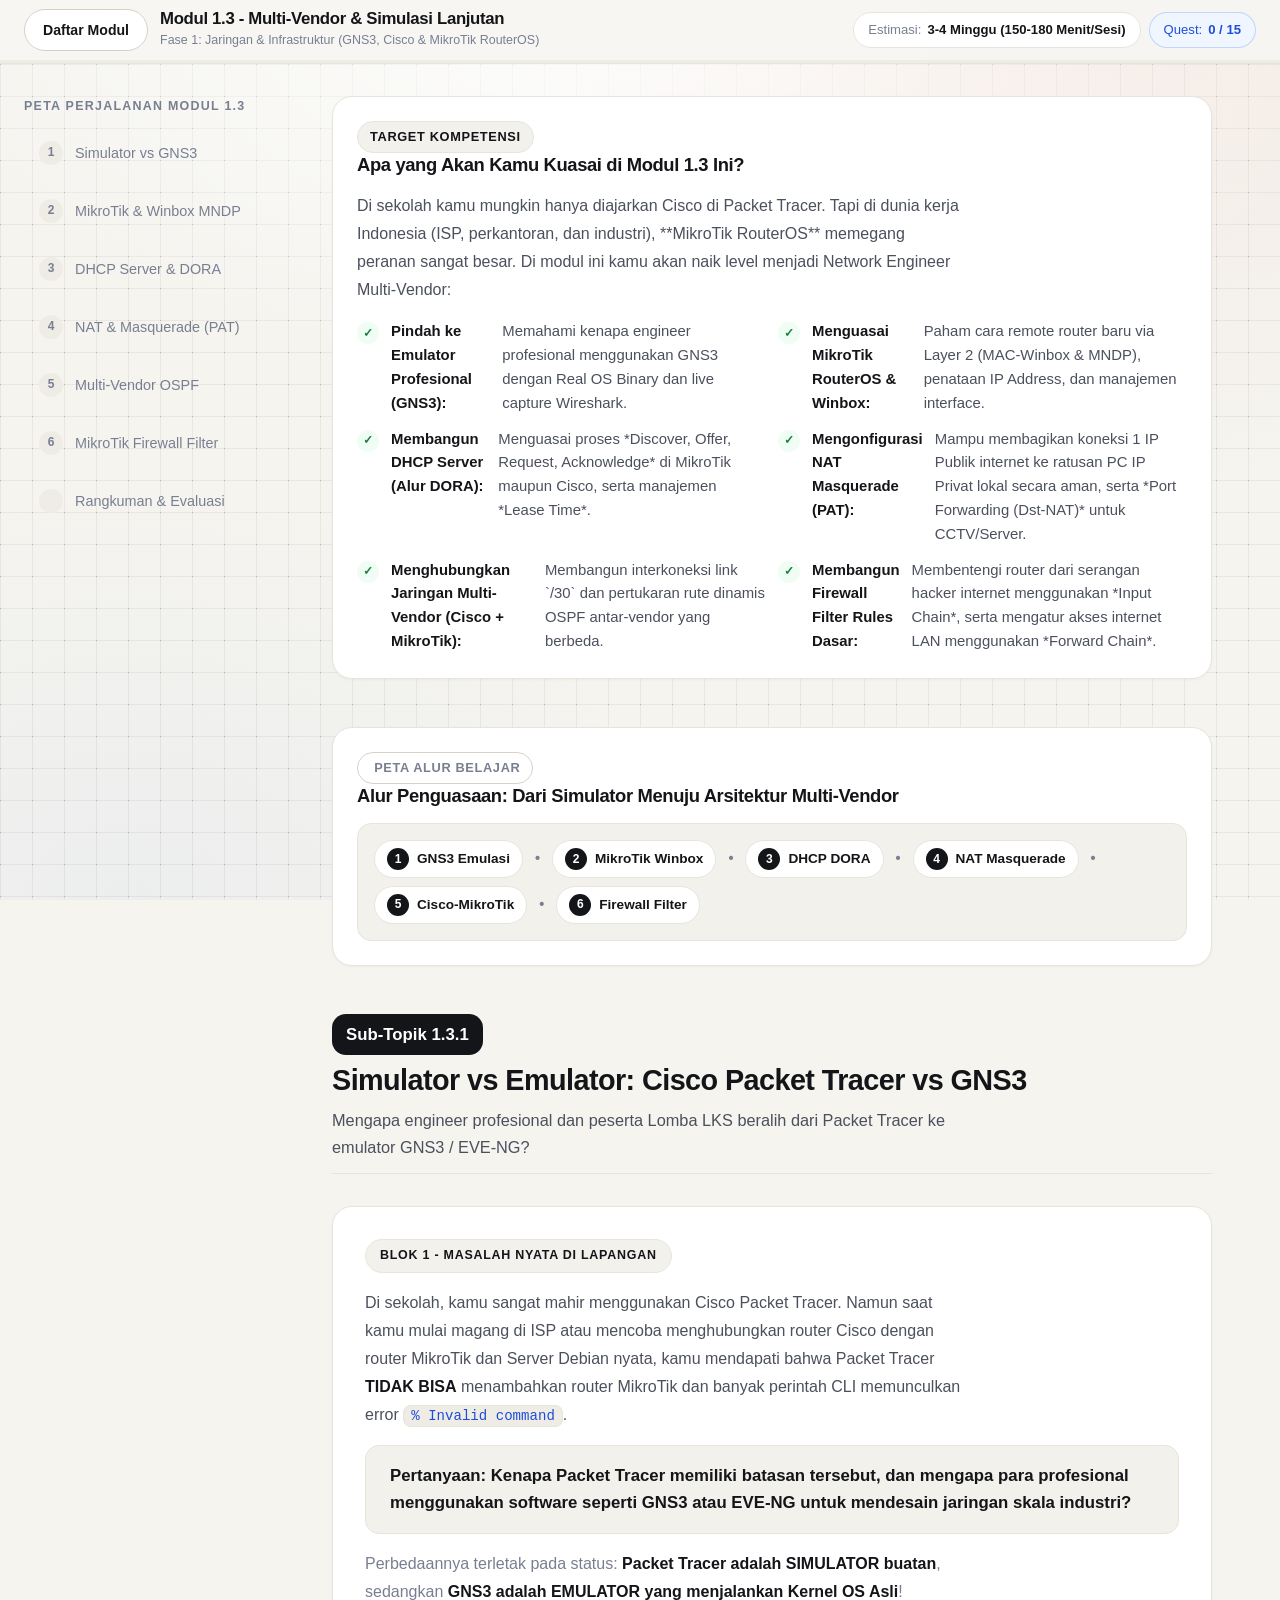
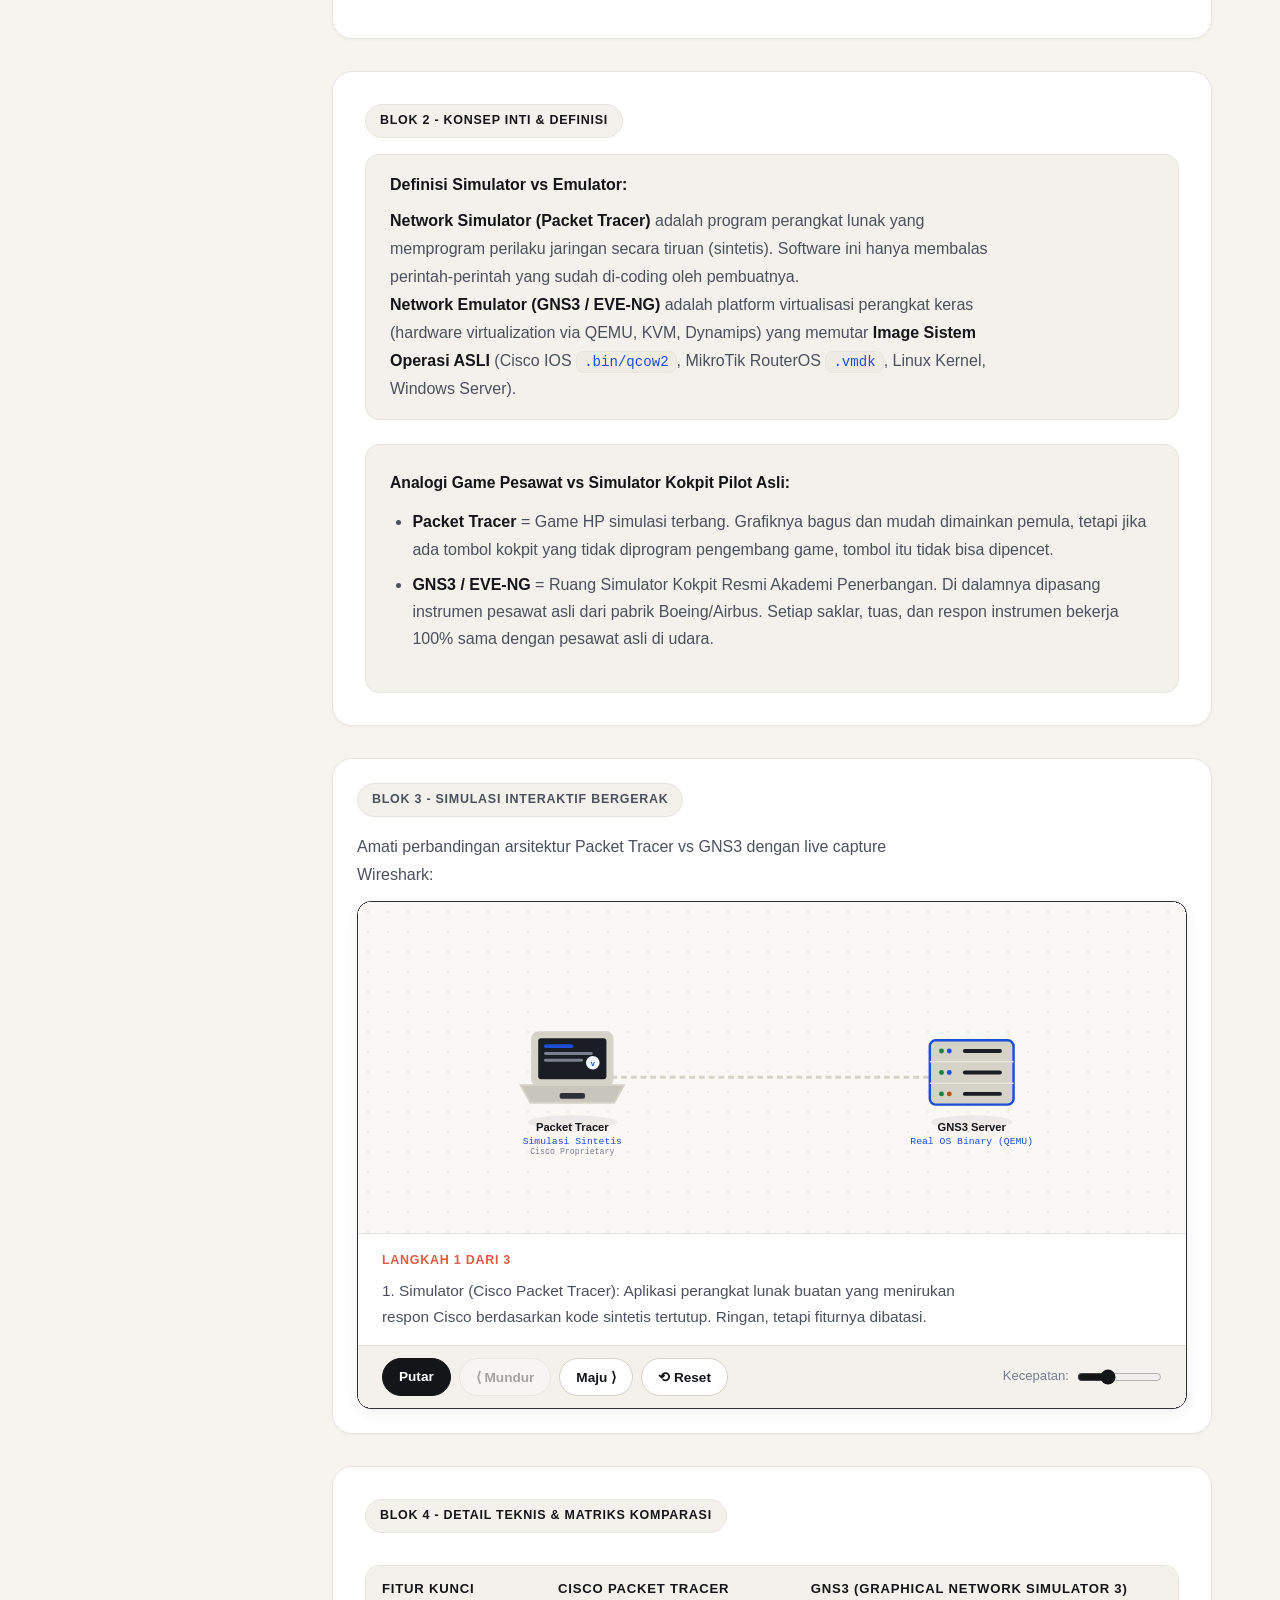
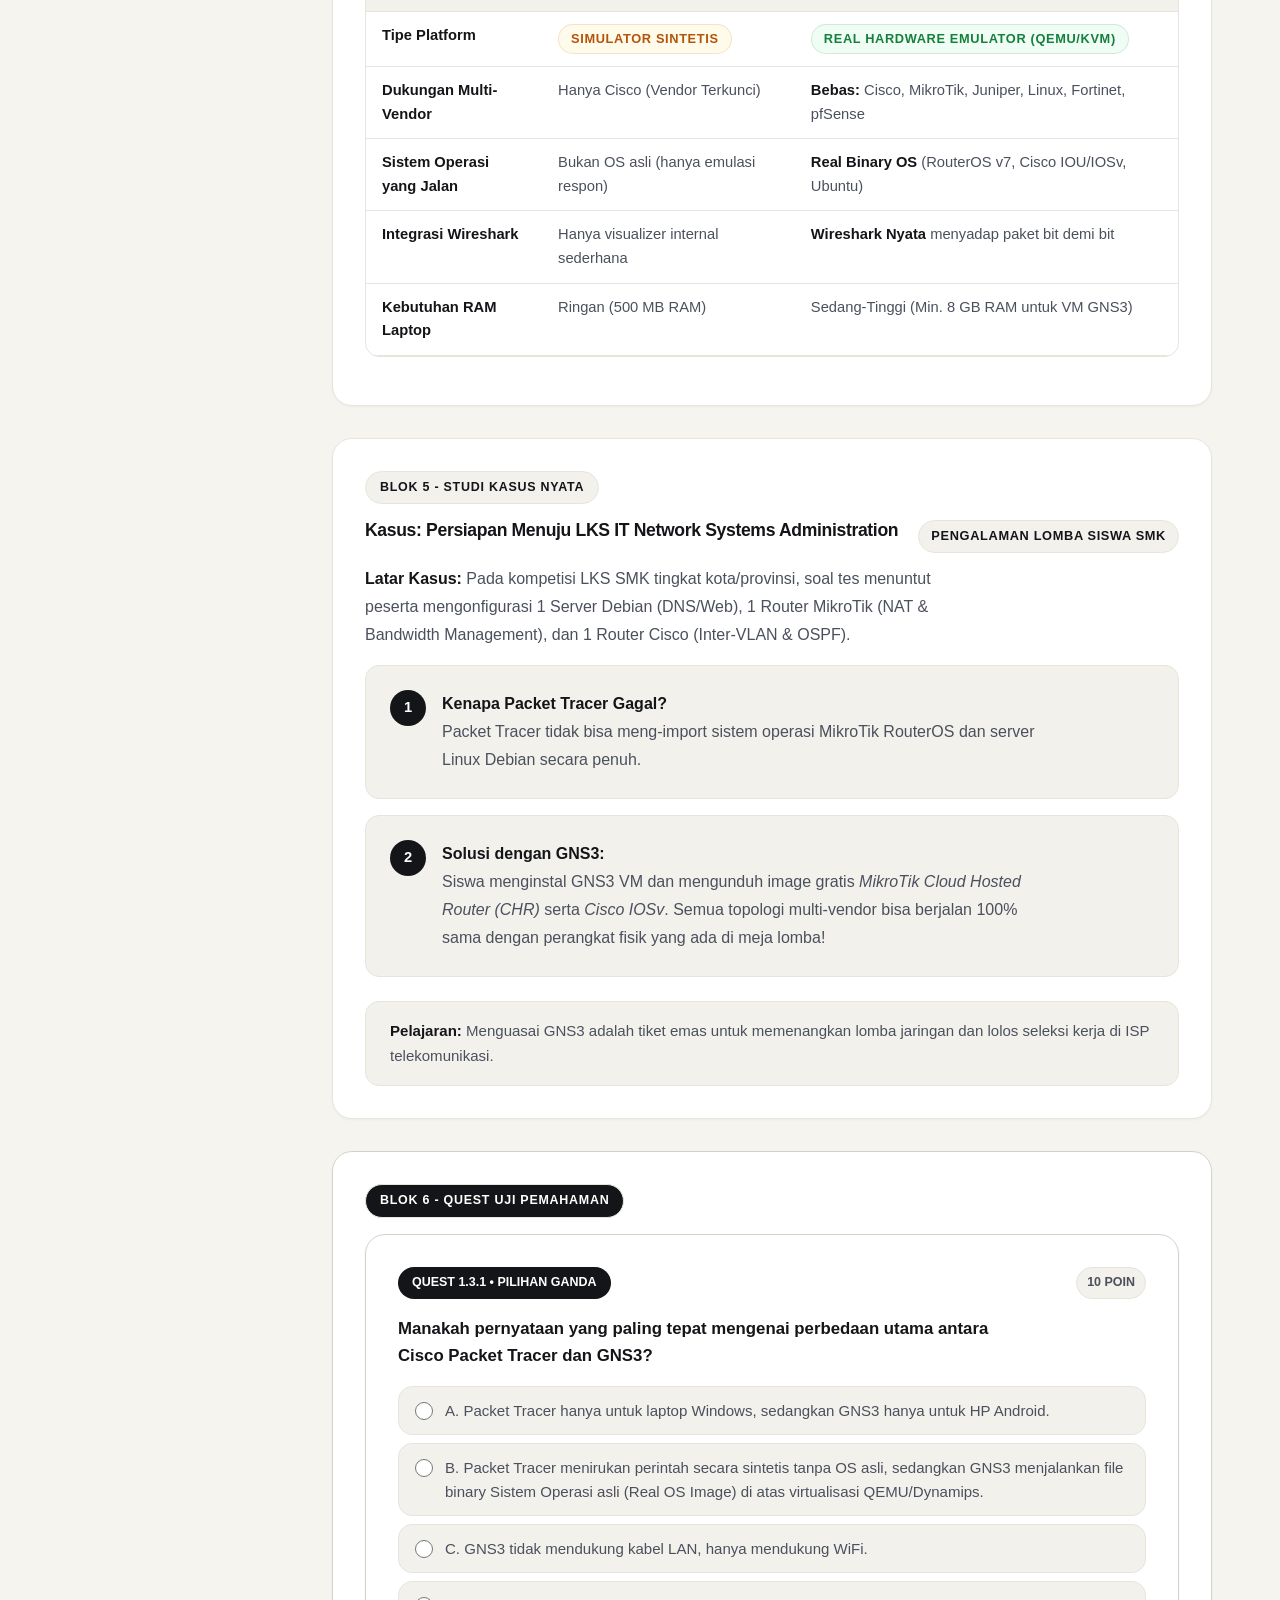
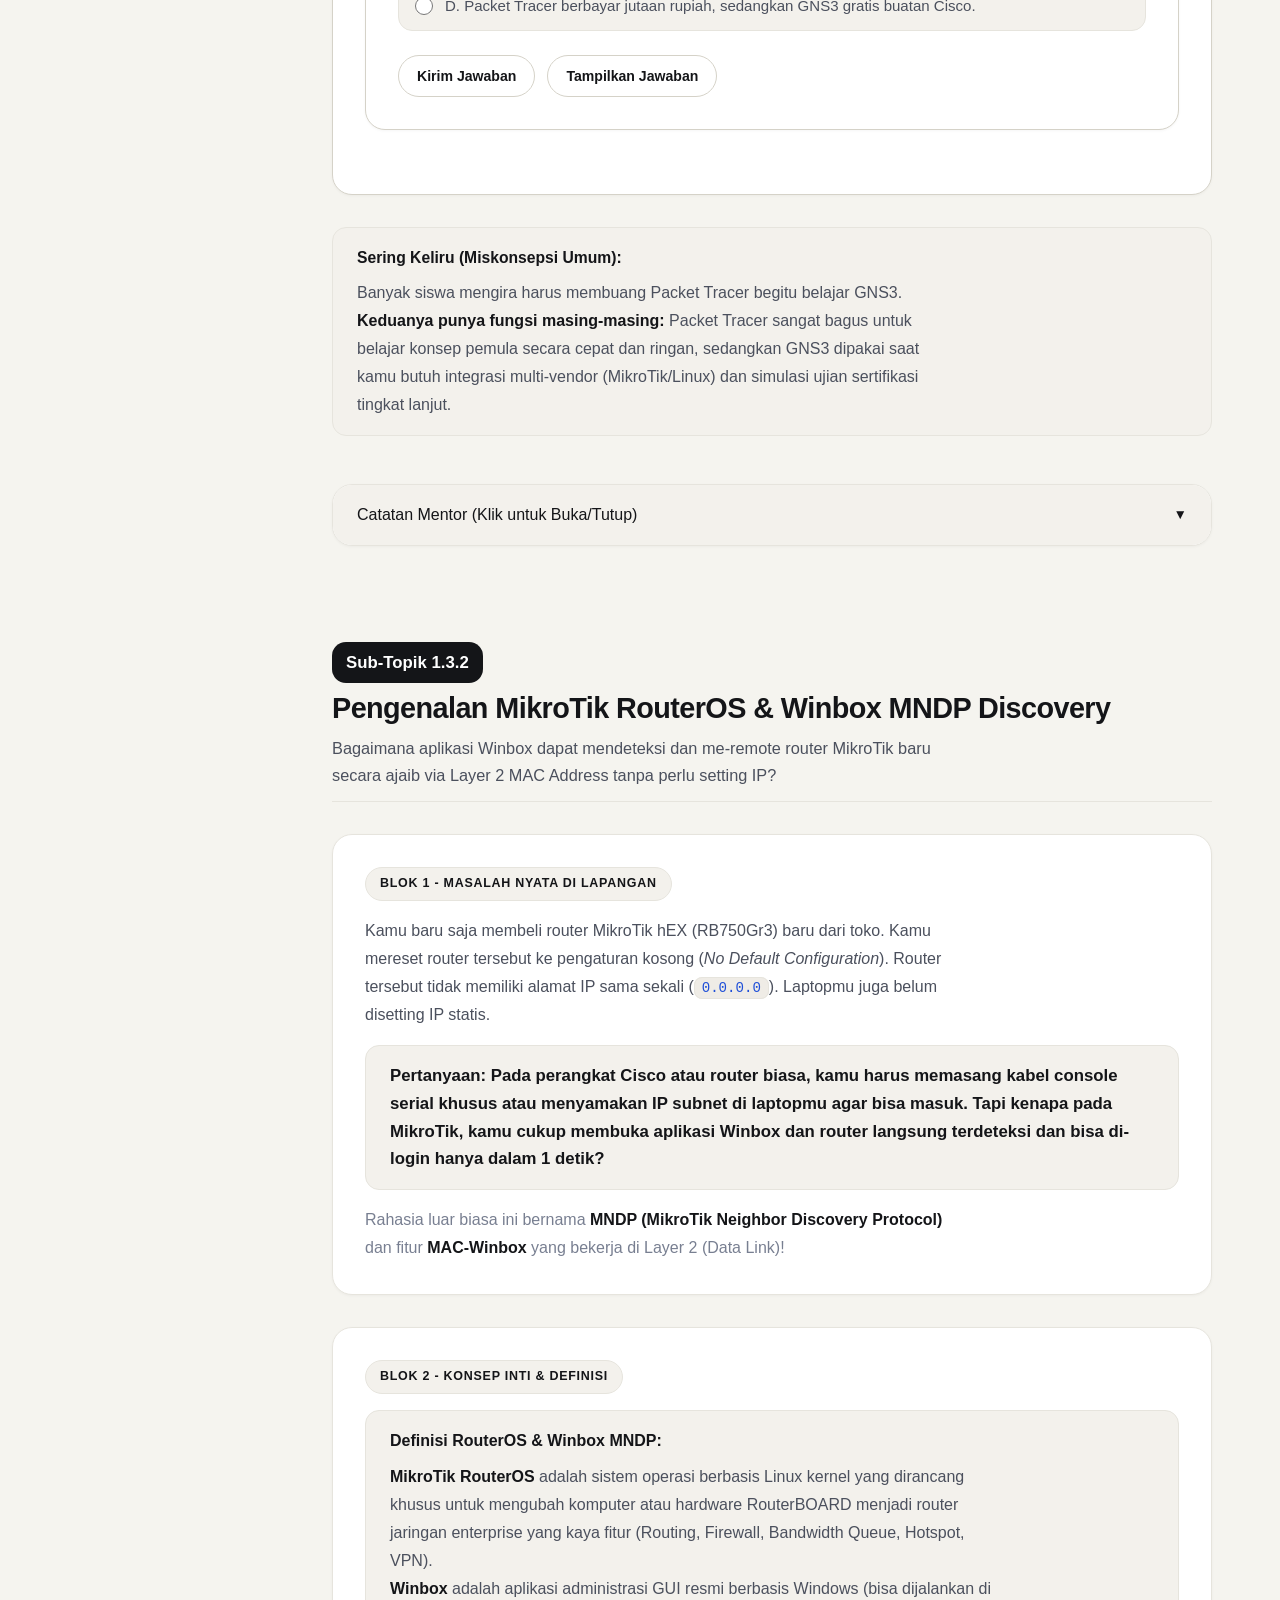
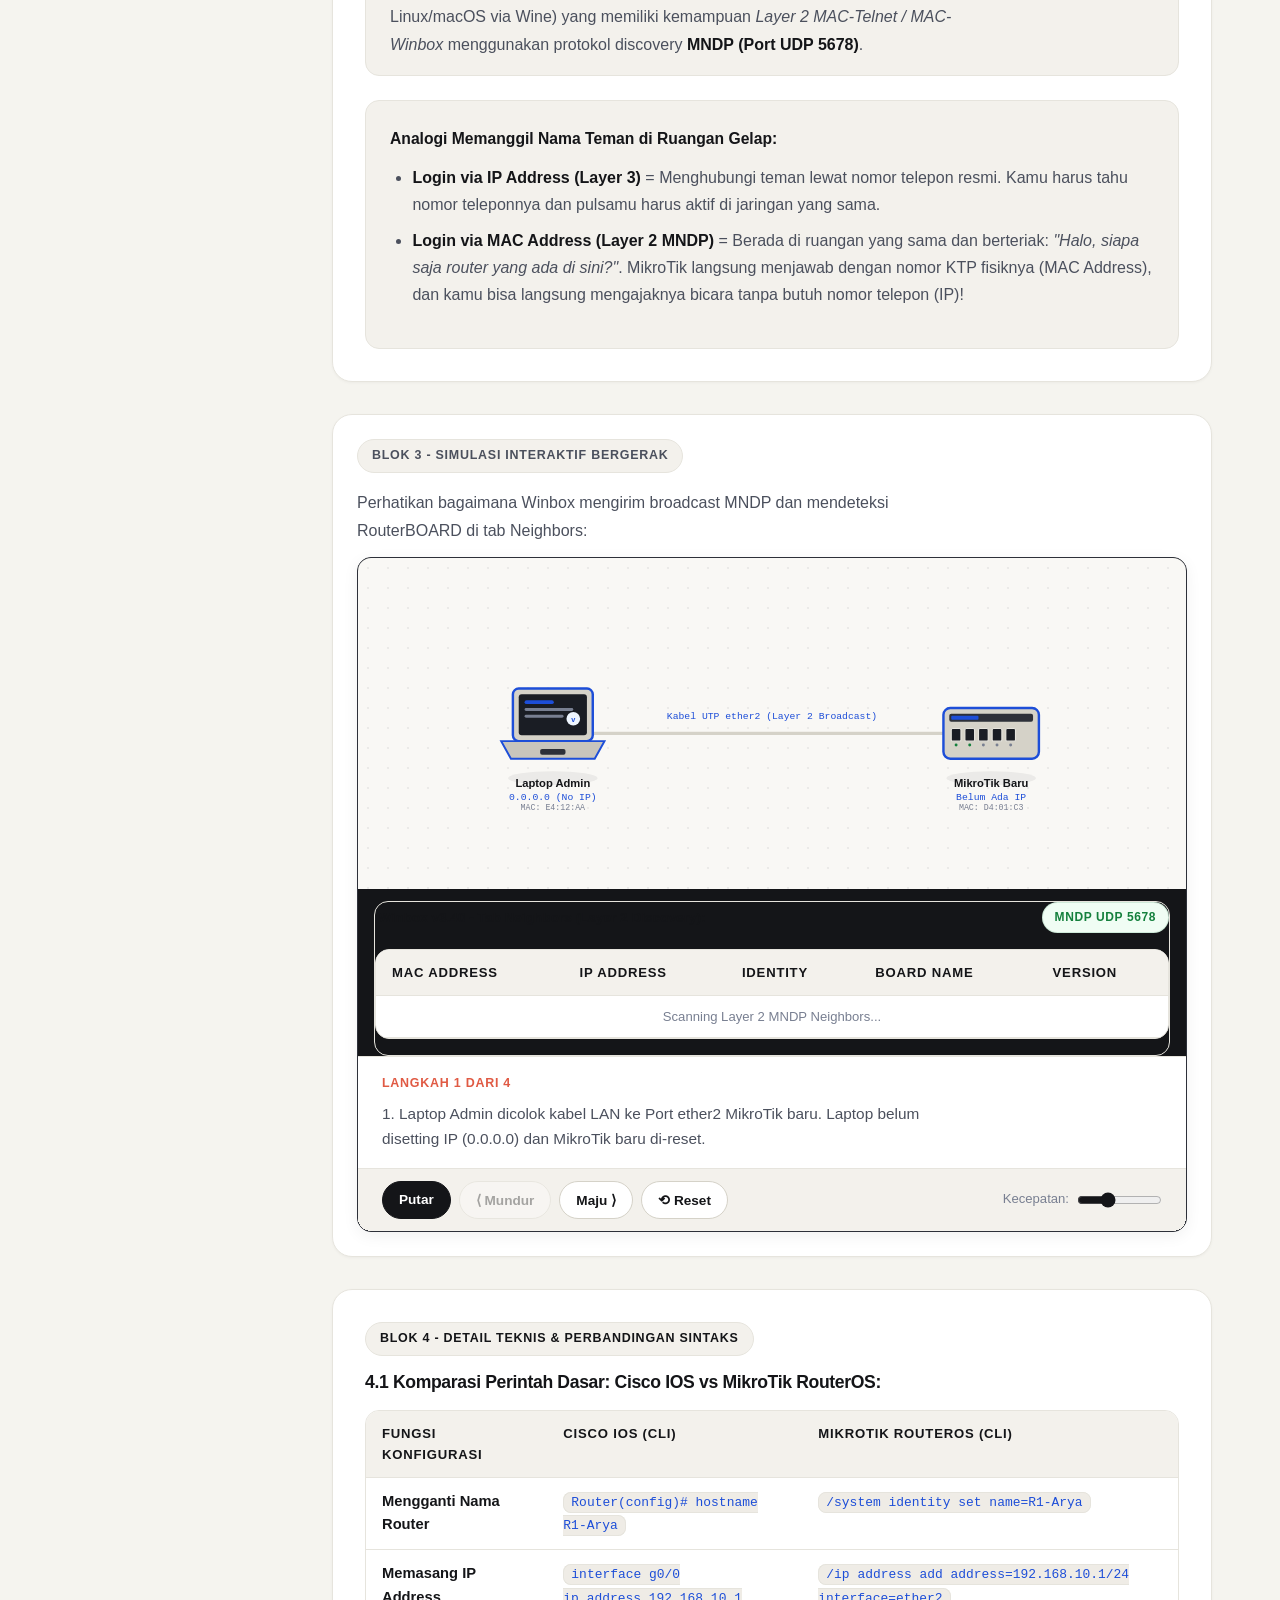
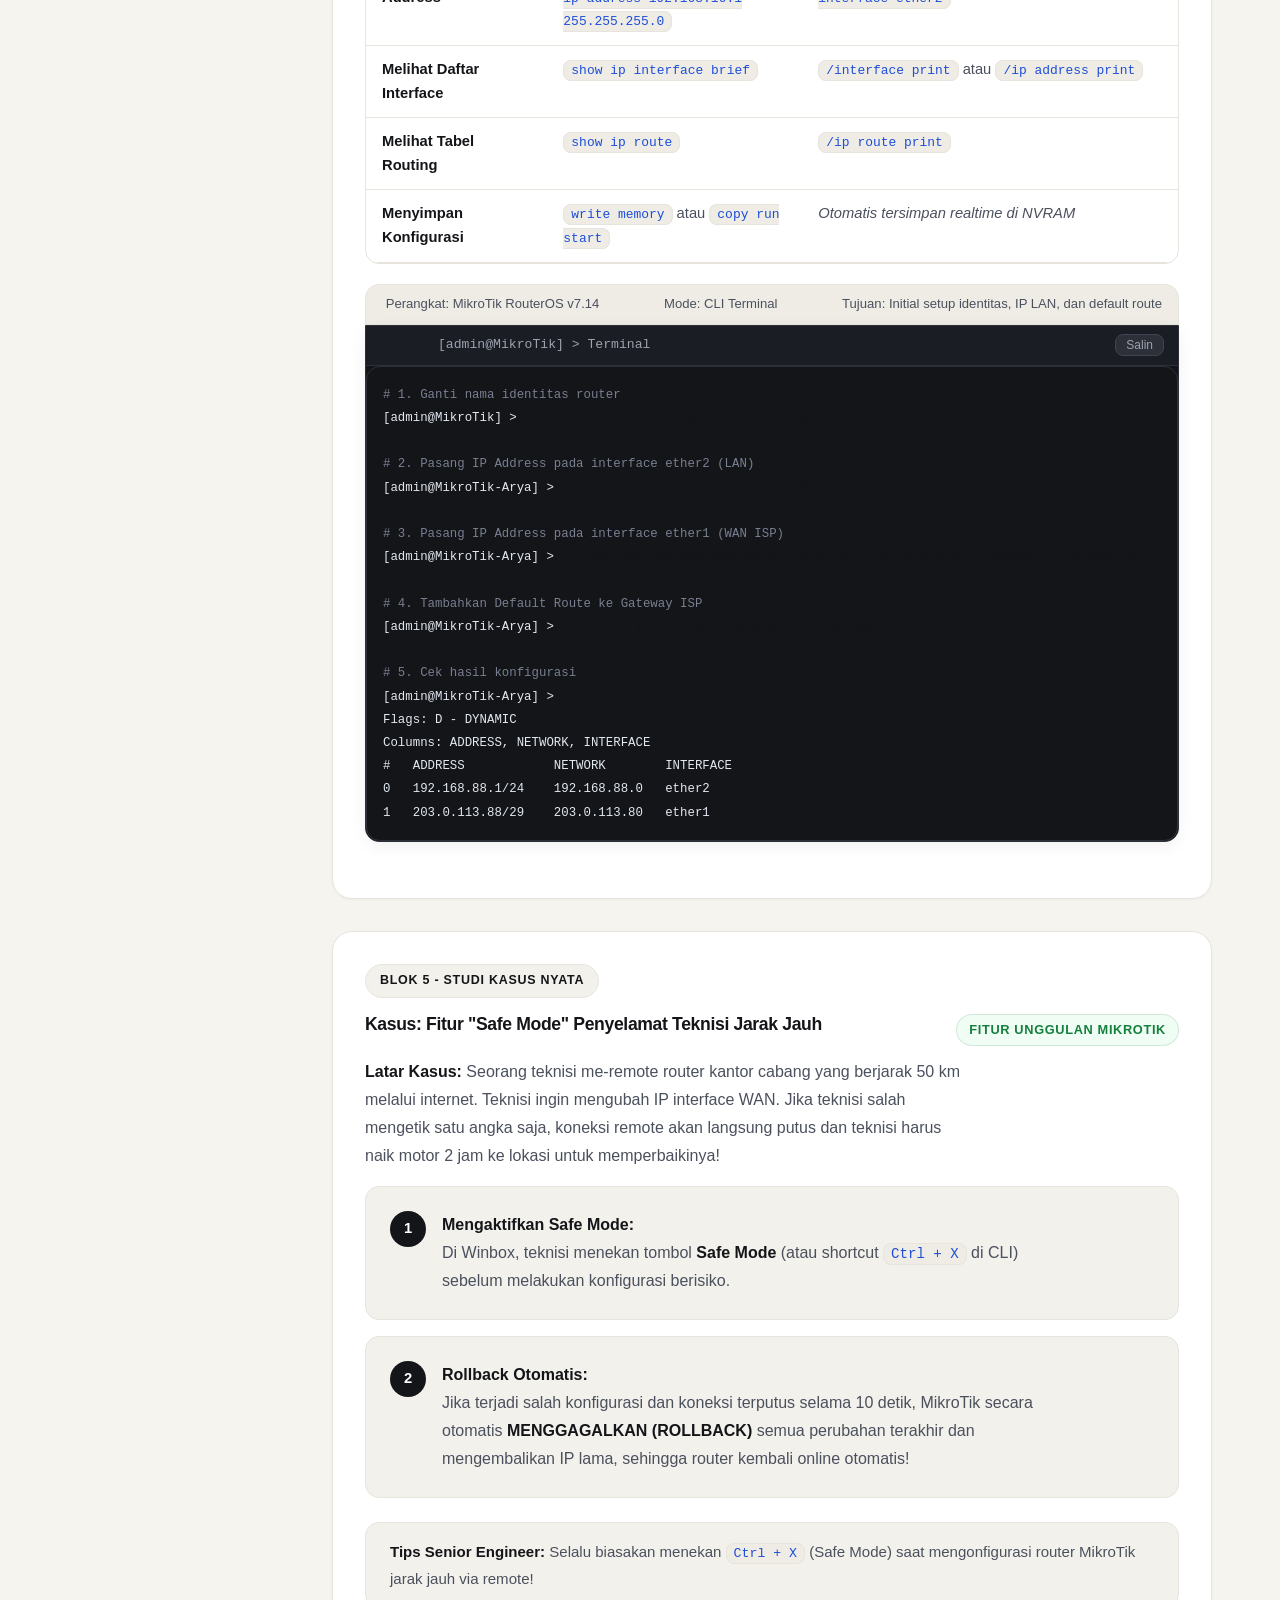
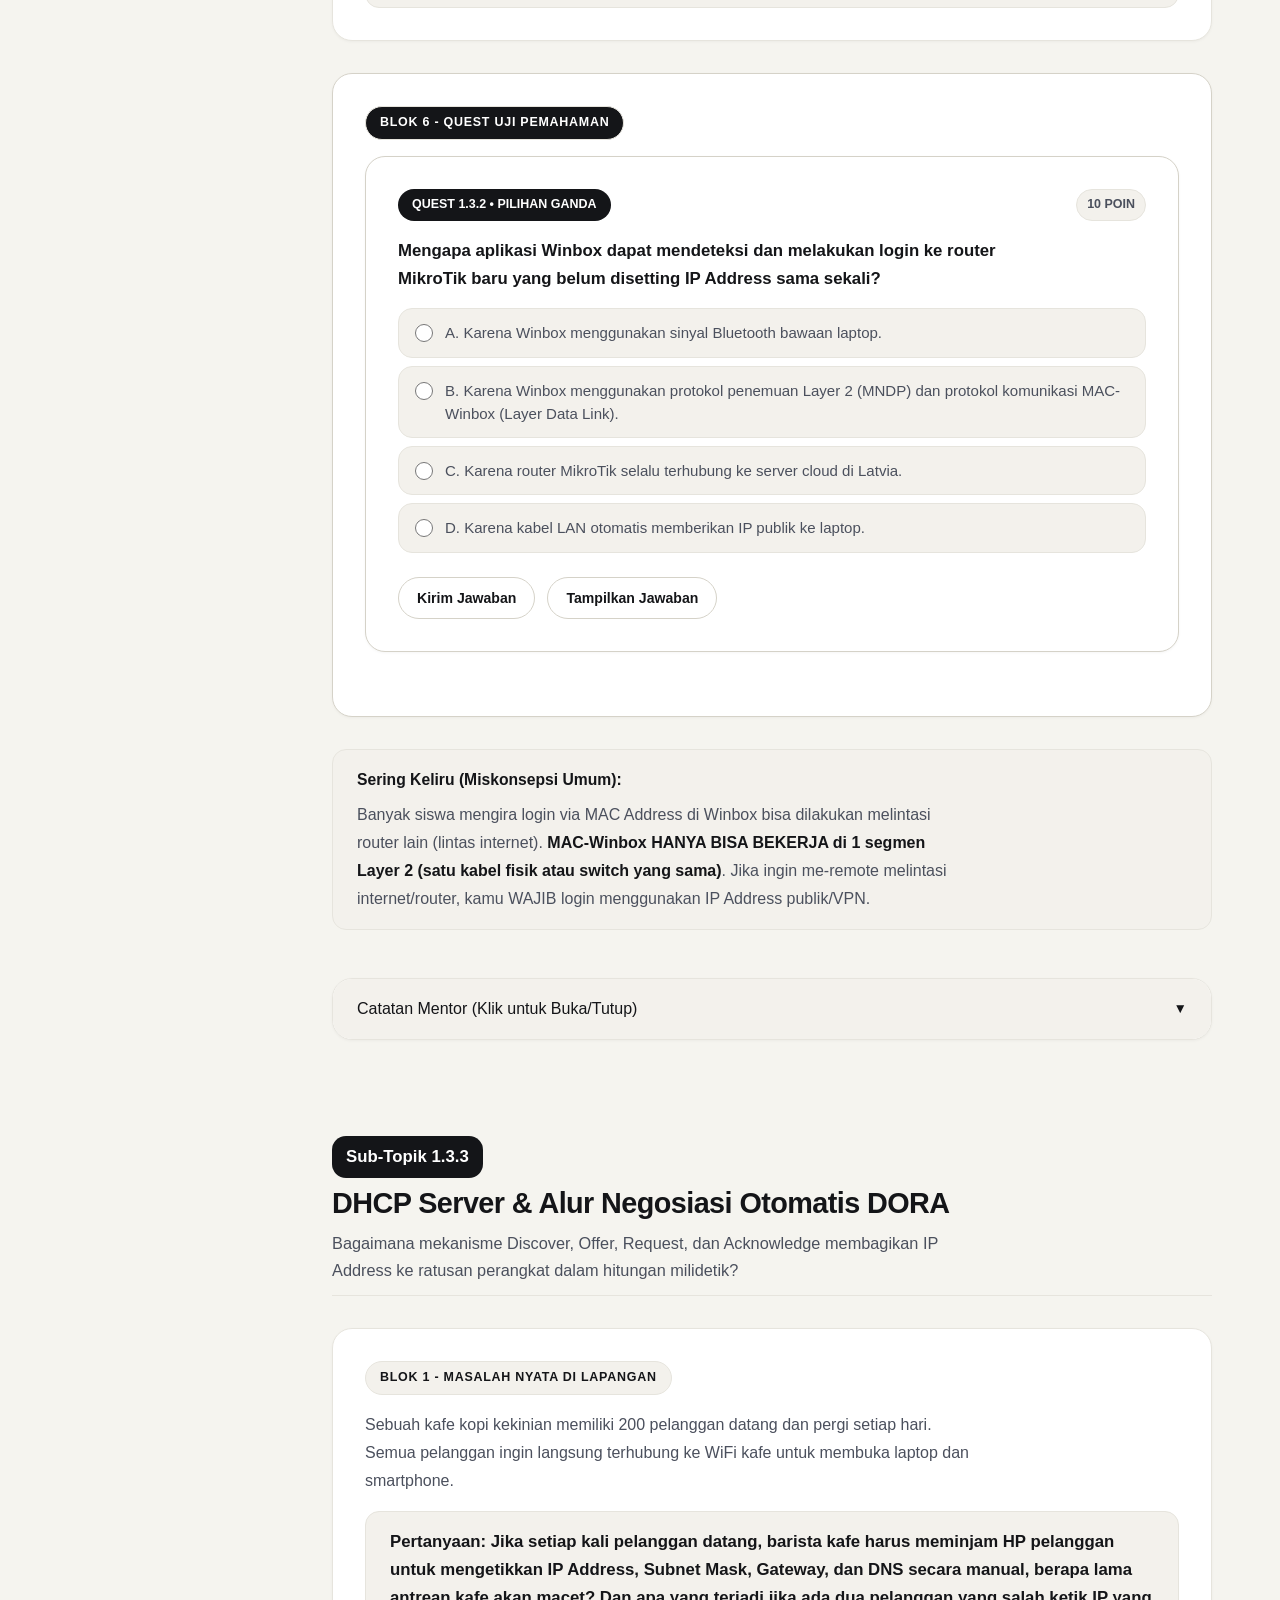
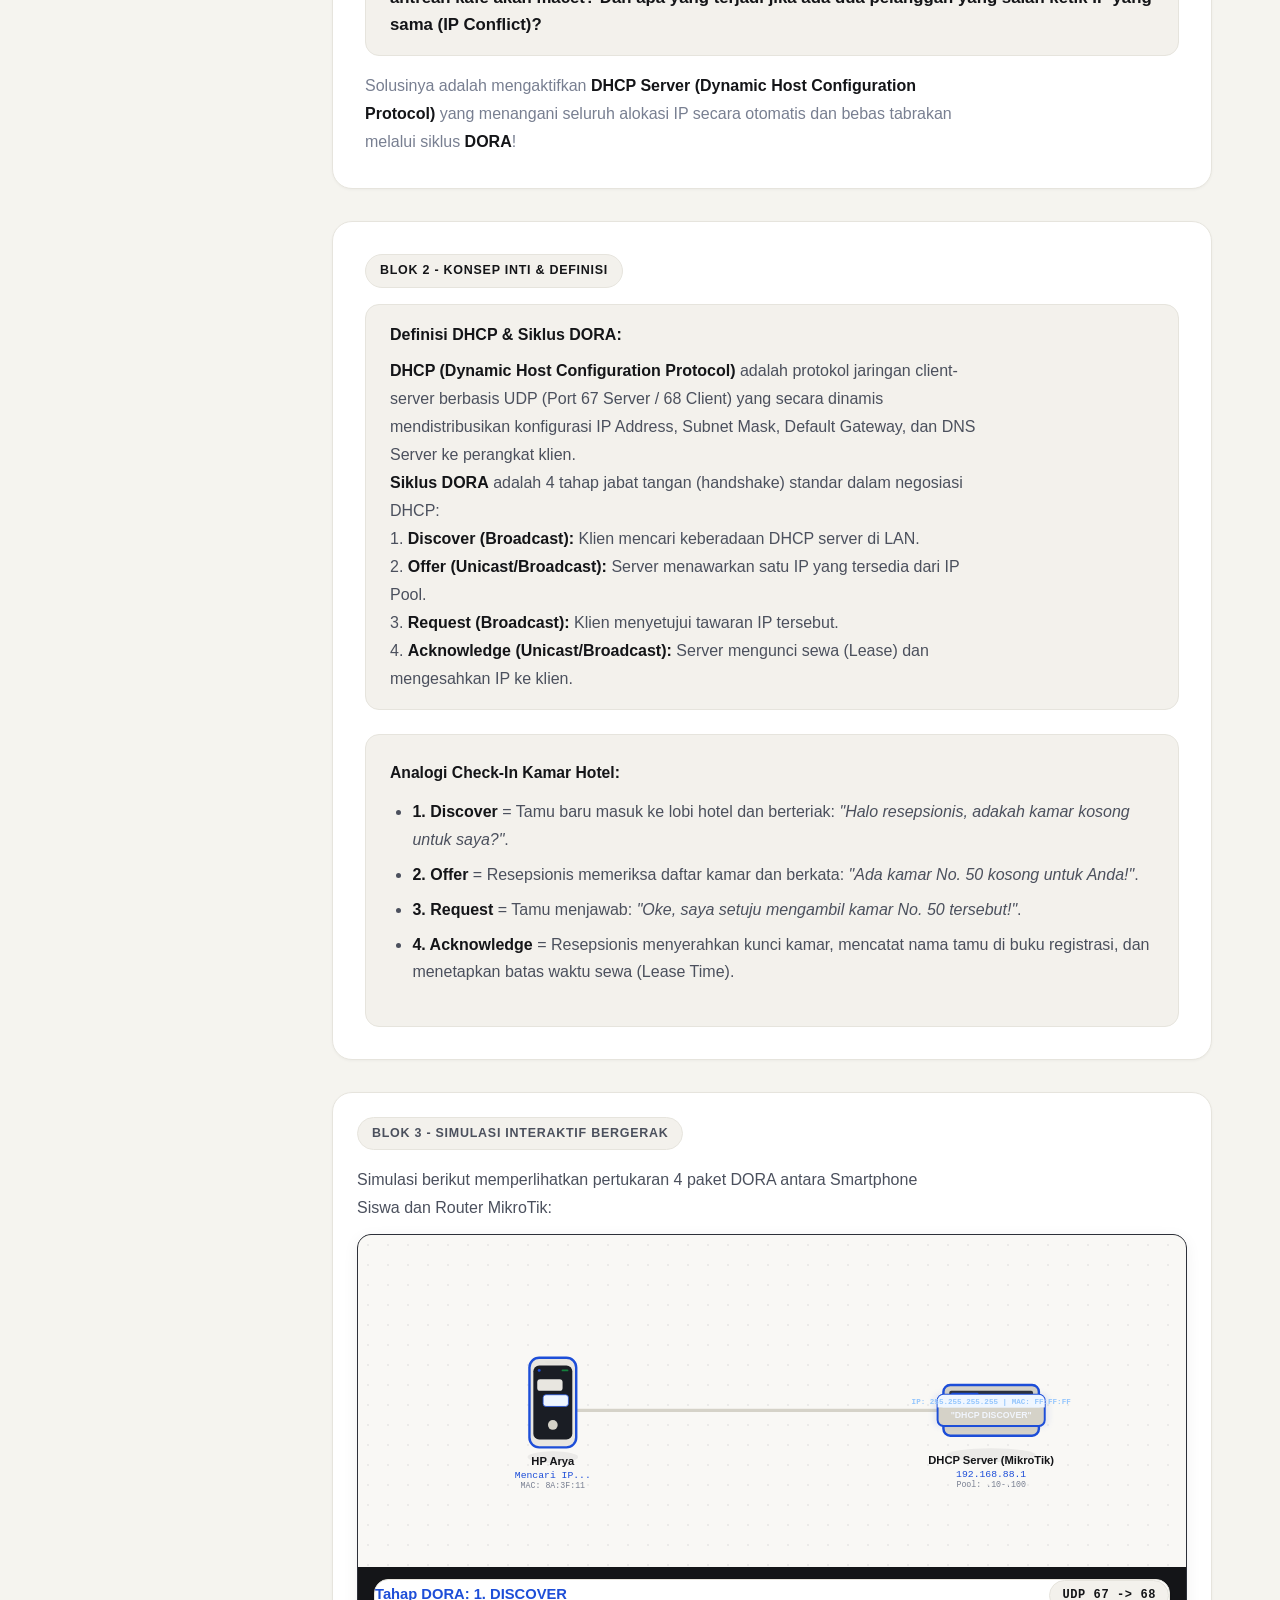
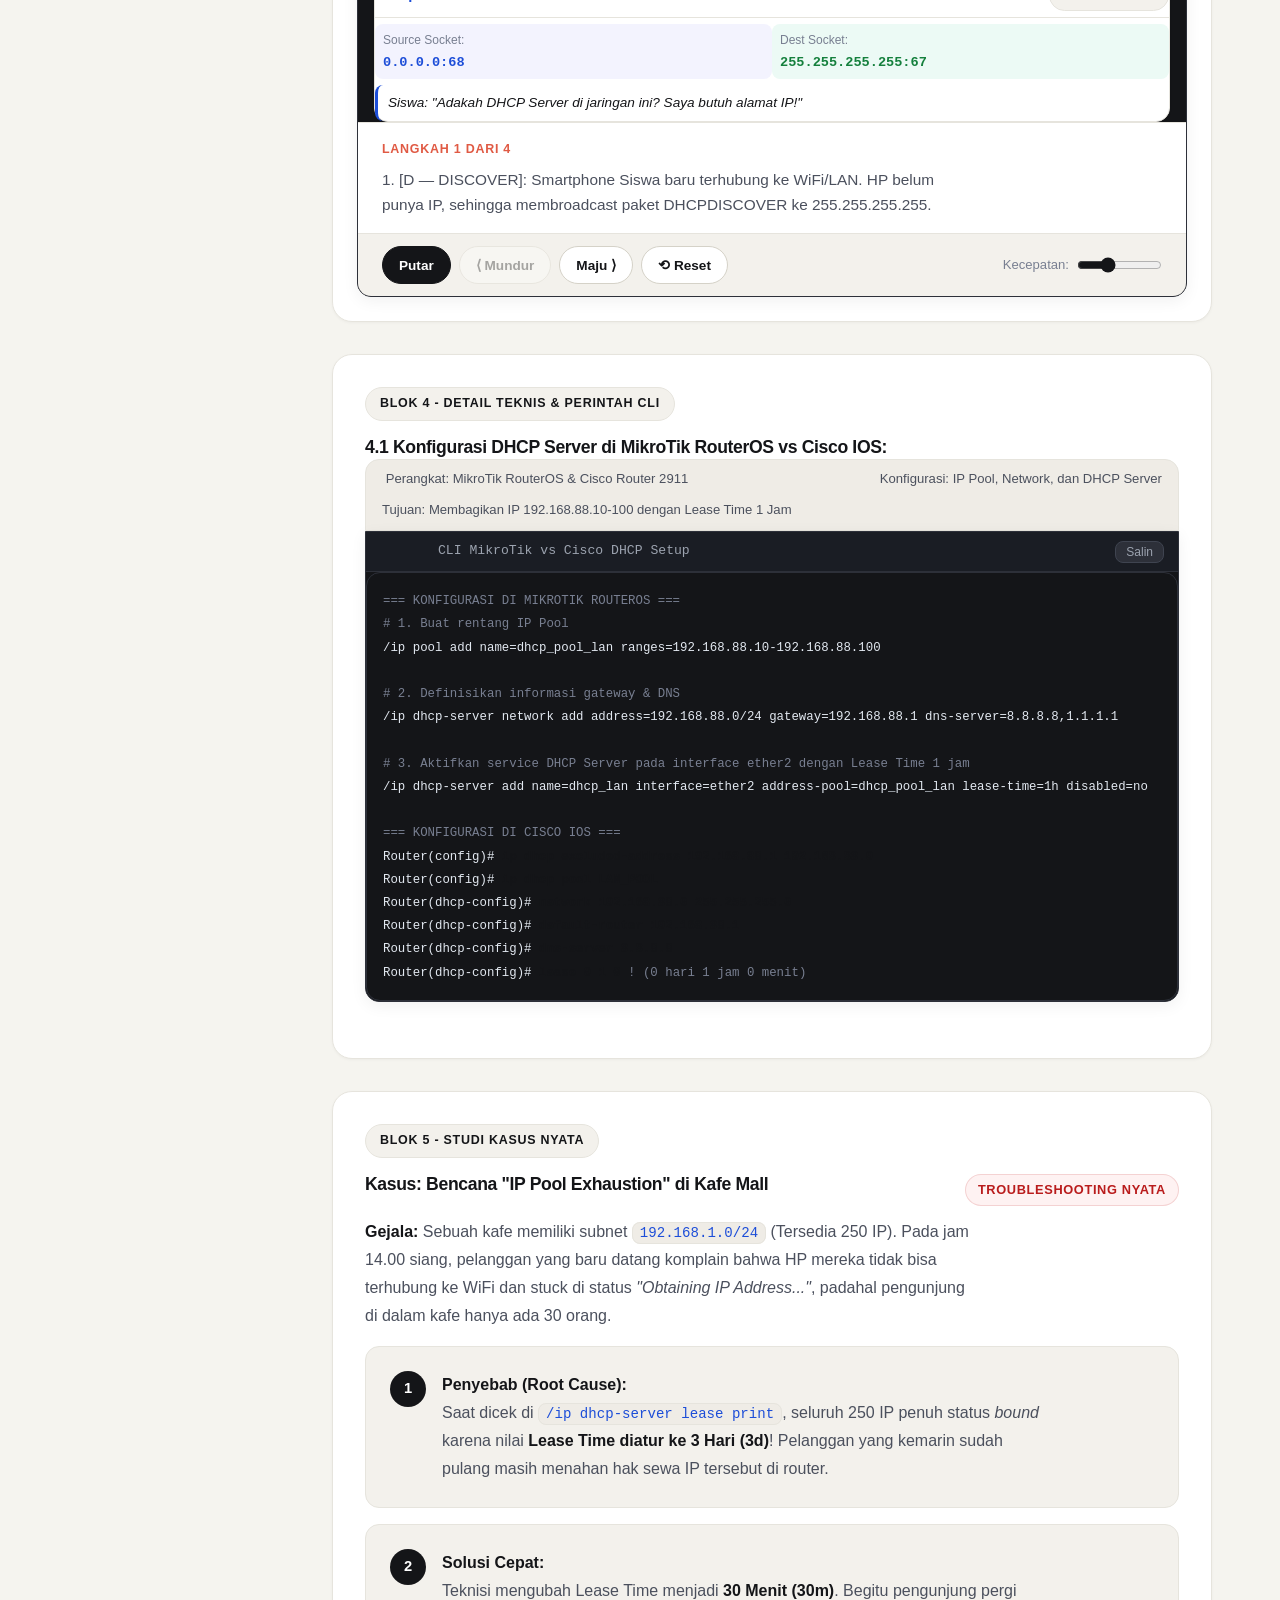
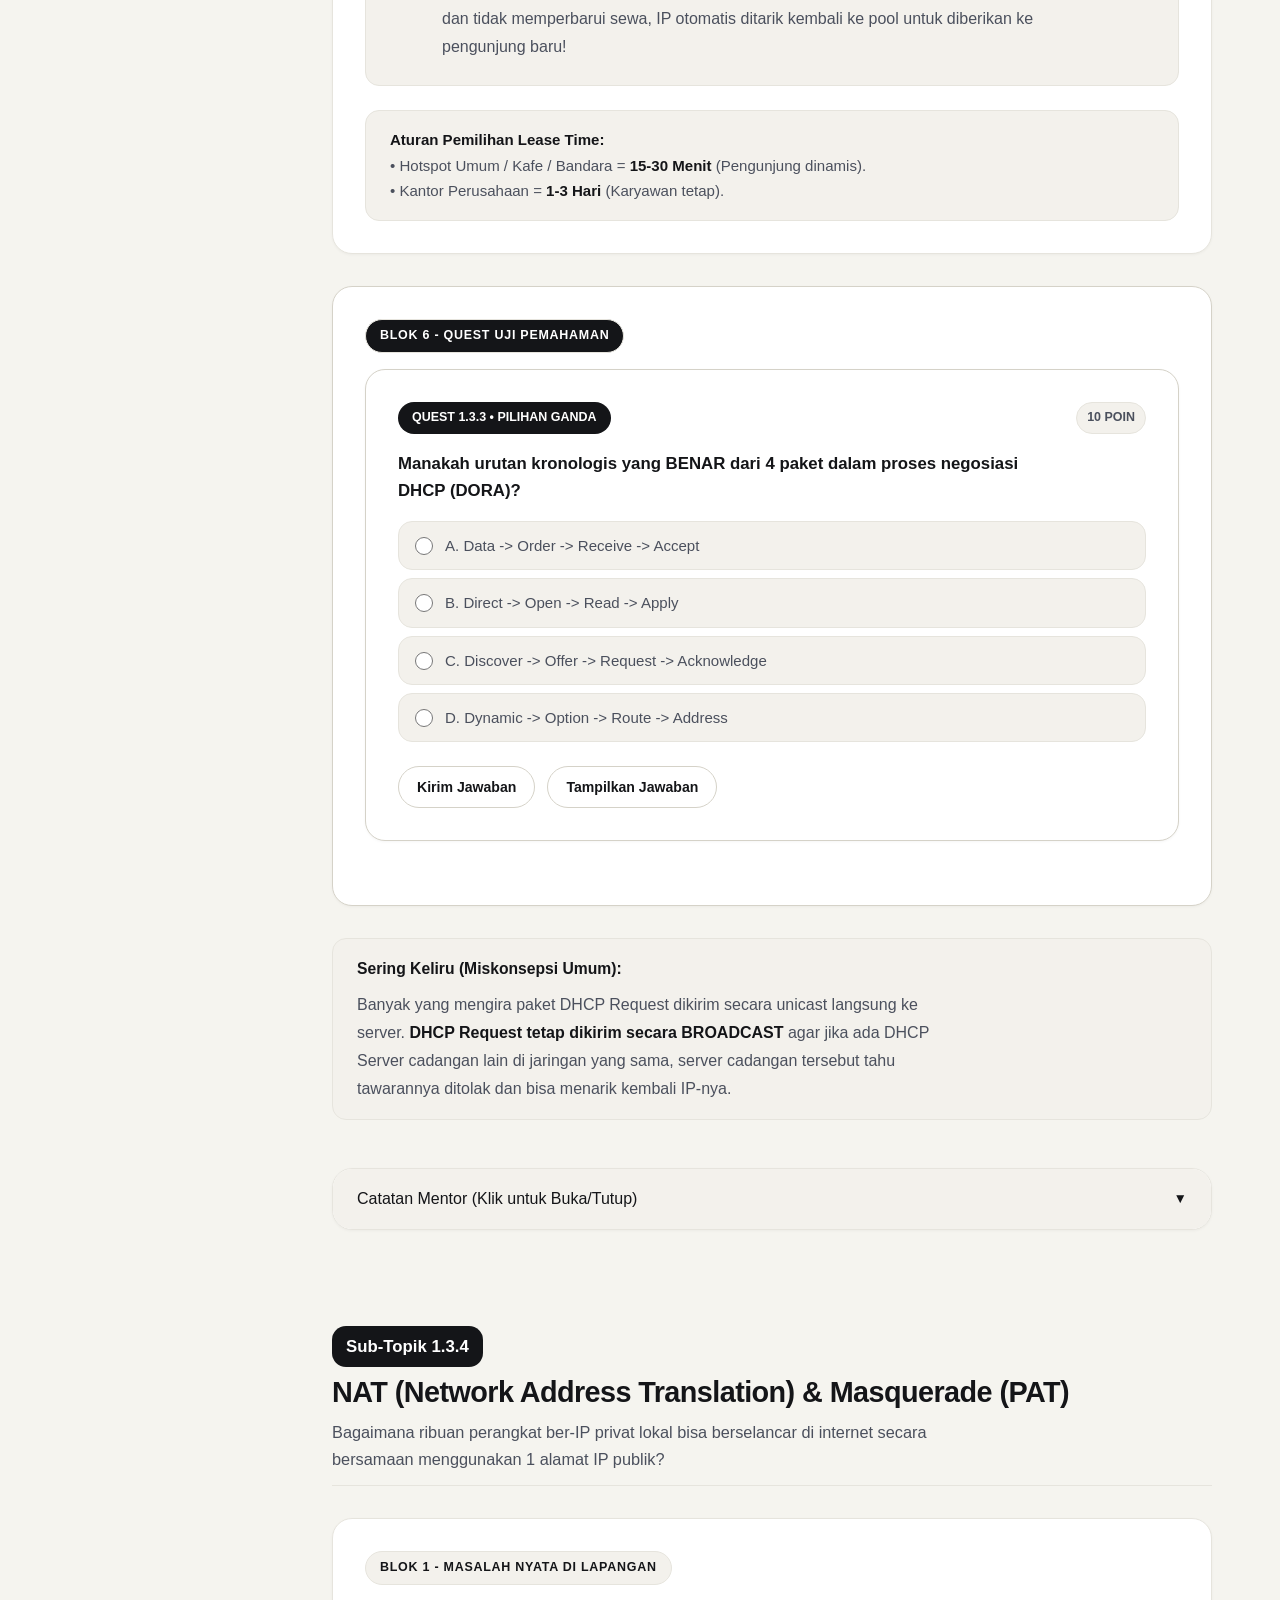
<file: Bahan-Ajar-Fase-1/modul-1-3.html>
﻿<!DOCTYPE html>
<html lang="id">
<head>
  <meta charset="UTF-8">
  <meta name="viewport" content="width=device-width, initial-scale=1.0">
  <title>Modul 1.3 - Multi-Vendor & Simulasi Lanjutan (GNS3 & MikroTik) | Bahan Ajar Mentoring</title>
  <link rel="stylesheet" href="assets/css/style.css">
</head>
<body data-module-id="modul-1-3">

  <!-- ========================================================================
       1. HEADER MODUL STICKY + PROGRESS BAR (BAGIAN 1 & 2)
       ======================================================================== -->
  <header class="site-header">
    <div class="header-main">
      <div class="header-left">
        <a href="index.html" class="btn-back">Daftar Modul</a>
        <div class="header-title-box">
          <h1>Modul 1.3 - Multi-Vendor & Simulasi Lanjutan</h1>
          <span class="header-subtitle">Fase 1: Jaringan & Infrastruktur (GNS3, Cisco & MikroTik RouterOS)</span>
        </div>
      </div>

      <div class="header-right">
        <span class="badge-meta">Estimasi: <strong>3-4 Minggu (150-180 Menit/Sesi)</strong></span>
        <span class="badge-meta badge-meta--quest">Quest: <strong>0 / 16</strong></span>
      </div>
    </div>

    <!-- Progress Bar Scroll Sticky -->
    <div class="progress-container">
      <div class="progress-bar" id="reading-progress"></div>
    </div>
  </header>

  <!-- ========================================================================
       2. LAYOUT UTAMA (SIDEBAR STICKY + KONTEN)
       ======================================================================== -->
  <div class="layout-wrapper">

    <!-- Sidebar Navigasi Sub-Topik (Desktop) -->
    <aside class="sidebar-nav">
      <div class="sidebar-title">Peta Perjalanan Modul 1.3</div>
      <ul class="subtopic-nav-list">
        <li class="subtopic-nav-item active">
          <a href="#subtopik-1">
            <span class="subtopic-nav-num">1</span>
            <span>Simulator vs GNS3</span>
          </a>
        </li>
        <li class="subtopic-nav-item">
          <a href="#subtopik-2">
            <span class="subtopic-nav-num">2</span>
            <span>MikroTik & Winbox MNDP</span>
          </a>
        </li>
        <li class="subtopic-nav-item">
          <a href="#subtopik-3">
            <span class="subtopic-nav-num">3</span>
            <span>DHCP Server & DORA</span>
          </a>
        </li>
        <li class="subtopic-nav-item">
          <a href="#subtopik-4">
            <span class="subtopic-nav-num">4</span>
            <span>NAT & Masquerade (PAT)</span>
          </a>
        </li>
        <li class="subtopic-nav-item">
          <a href="#subtopik-5">
            <span class="subtopic-nav-num">5</span>
            <span>Multi-Vendor OSPF</span>
          </a>
        </li>
        <li class="subtopic-nav-item">
          <a href="#subtopik-6">
            <span class="subtopic-nav-num">6</span>
            <span>MikroTik Firewall Filter</span>
          </a>
        </li>
        <li class="subtopic-nav-item">
          <a href="#evaluasi-modul">
            <span class="subtopic-nav-num"></span>
            <span>Rangkuman & Evaluasi</span>
          </a>
        </li>
      </ul>
    </aside>

    <!-- Konten Utama Modul -->
    <main class="main-content">

      <!-- Dropdown Navigasi Cepat (Mobile) -->
      <div class="mobile-nav-select-wrapper">
        <select class="mobile-nav-select" id="mobile-topic-select" aria-label="Pilih Sub-topik">
          <option value="#subtopik-1">1. Simulator vs Emulator (Packet Tracer vs GNS3)</option>
          <option value="#subtopik-2">2. MikroTik RouterOS & Winbox MNDP Discovery</option>
          <option value="#subtopik-3">3. DHCP Server & Alur 4 Langkah DORA</option>
          <option value="#subtopik-4">4. NAT Masquerade & Port Address Translation (PAT)</option>
          <option value="#subtopik-5">5. Interkoneksi Cisco ↔ MikroTik OSPF Peering</option>
          <option value="#subtopik-6">6. Firewall Filter Rules (Input, Forward, Output Chain)</option>
          <option value="#evaluasi-modul"> Rangkuman, Quest Akhir & Mini-Proyek</option>
        </select>
      </div>

      <!-- ====================================================================
           BAGIAN 3: TUJUAN PEMBELAJARAN
           ==================================================================== -->
      <section class="section-card" id="tujuan-pembelajaran">
        <div class="section-header">
          <span class="badge badge--primary">Target Kompetensi</span>
          <h2>Apa yang Akan Kamu Kuasai di Modul 1.3 Ini?</h2>
        </div>
        <p>
          Di sekolah kamu mungkin hanya diajarkan Cisco di Packet Tracer. Tapi di dunia kerja Indonesia (ISP, perkantoran, dan industri), **MikroTik RouterOS** memegang peranan sangat besar. Di modul ini kamu akan naik level menjadi Network Engineer Multi-Vendor:
        </p>
        <ul class="learning-goals-list">
          <li><strong>Pindah ke Emulator Profesional (GNS3):</strong> Memahami kenapa engineer profesional menggunakan GNS3 dengan Real OS Binary dan live capture Wireshark.</li>
          <li><strong>Menguasai MikroTik RouterOS & Winbox:</strong> Paham cara remote router baru via Layer 2 (MAC-Winbox & MNDP), penataan IP Address, dan manajemen interface.</li>
          <li><strong>Membangun DHCP Server (Alur DORA):</strong> Menguasai proses *Discover, Offer, Request, Acknowledge* di MikroTik maupun Cisco, serta manajemen *Lease Time*.</li>
          <li><strong>Mengonfigurasi NAT Masquerade (PAT):</strong> Mampu membagikan koneksi 1 IP Publik internet ke ratusan PC IP Privat lokal secara aman, serta *Port Forwarding (Dst-NAT)* untuk CCTV/Server.</li>
          <li><strong>Menghubungkan Jaringan Multi-Vendor (Cisco + MikroTik):</strong> Membangun interkoneksi link `/30` dan pertukaran rute dinamis OSPF antar-vendor yang berbeda.</li>
          <li><strong>Membangun Firewall Filter Rules Dasar:</strong> Membentengi router dari serangan hacker internet menggunakan *Input Chain*, serta mengatur akses internet LAN menggunakan *Forward Chain*.</li>
        </ul>
      </section>

      <!-- ====================================================================
           BAGIAN 4: PETA PERJALANAN MODUL
           ==================================================================== -->
      <section class="section-card" id="peta-modul">
        <div class="section-header">
          <span class="badge badge--outline">️ Peta Alur Belajar</span>
          <h2>Alur Penguasaan: Dari Simulator Menuju Arsitektur Multi-Vendor</h2>
        </div>
        <div class="module-pathway">
          <div class="pathway-step">
            <div class="step-circle">1</div>
            <div class="step-label">GNS3 Emulasi</div>
          </div>
          <div class="pathway-arrow">•</div>
          <div class="pathway-step">
            <div class="step-circle">2</div>
            <div class="step-label">MikroTik Winbox</div>
          </div>
          <div class="pathway-arrow">•</div>
          <div class="pathway-step">
            <div class="step-circle">3</div>
            <div class="step-label">DHCP DORA</div>
          </div>
          <div class="pathway-arrow">•</div>
          <div class="pathway-step">
            <div class="step-circle">4</div>
            <div class="step-label">NAT Masquerade</div>
          </div>
          <div class="pathway-arrow">•</div>
          <div class="pathway-step">
            <div class="step-circle">5</div>
            <div class="step-label">Cisco-MikroTik</div>
          </div>
          <div class="pathway-arrow">•</div>
          <div class="pathway-step">
            <div class="step-circle">6</div>
            <div class="step-label">Firewall Filter</div>
          </div>
        </div>
      </section>


      <!-- ====================================================================
           SUB-TOPIK 1.3.1: SIMULATOR VS EMULATOR (PACKET TRACER VS GNS3)
           ==================================================================== -->
      <section class="subtopic-section" id="subtopik-1">
        <div class="subtopic-header">
          <span class="subtopic-number">Sub-Topik 1.3.1</span>
          <h2>Simulator vs Emulator: Cisco Packet Tracer vs GNS3</h2>
          <p class="subtopic-lead">
            Mengapa engineer profesional dan peserta Lomba LKS beralih dari Packet Tracer ke emulator GNS3 / EVE-NG?
          </p>
        </div>

        <!-- BLOK 1: HOOK / MASALAH -->
        <div class="block-card block--hook">
          <span class="block-badge">Blok 1 - Masalah Nyata di Lapangan</span>
          <p>
            Di sekolah, kamu sangat mahir menggunakan Cisco Packet Tracer. Namun saat kamu mulai magang di ISP atau mencoba menghubungkan router Cisco dengan router MikroTik dan Server Debian nyata, kamu mendapati bahwa Packet Tracer <strong>TIDAK BISA</strong> menambahkan router MikroTik dan banyak perintah CLI memunculkan error <code>% Invalid command</code>.
          </p>
          <div class="hook-question">
            Pertanyaan: Kenapa Packet Tracer memiliki batasan tersebut, dan mengapa para profesional menggunakan software seperti GNS3 atau EVE-NG untuk mendesain jaringan skala industri?
          </div>
          <p style="margin-top: 12px; color: var(--text-muted);">
            Perbedaannya terletak pada status: <strong>Packet Tracer adalah SIMULATOR buatan</strong>, sedangkan <strong>GNS3 adalah EMULATOR yang menjalankan Kernel OS Asli</strong>!
          </p>
        </div>

        <!-- BLOK 2: KONSEP & DEFINISI -->
        <div class="block-card block--concept">
          <span class="block-badge">Blok 2 - Konsep Inti & Definisi</span>

          <div class="definition-box">
            <div class="definition-title">Definisi Simulator vs Emulator:</div>
            <p style="margin: 0;">
              <strong>Network Simulator (Packet Tracer)</strong> adalah program perangkat lunak yang memprogram perilaku jaringan secara tiruan (sintetis). Software ini hanya membalas perintah-perintah yang sudah di-coding oleh pembuatnya.<br>
              <strong>Network Emulator (GNS3 / EVE-NG)</strong> adalah platform virtualisasi perangkat keras (hardware virtualization via QEMU, KVM, Dynamips) yang memutar <strong>Image Sistem Operasi ASLI</strong> (Cisco IOS <code>.bin/qcow2</code>, MikroTik RouterOS <code>.vmdk</code>, Linux Kernel, Windows Server).
            </p>
          </div>

          <div class="analogy-box">
            <div class="analogy-title">Analogi Game Pesawat vs Simulator Kokpit Pilot Asli:</div>
            <ul>
              <li><strong>Packet Tracer</strong> = Game HP simulasi terbang. Grafiknya bagus dan mudah dimainkan pemula, tetapi jika ada tombol kokpit yang tidak diprogram pengembang game, tombol itu tidak bisa dipencet.</li>
              <li><strong>GNS3 / EVE-NG</strong> = Ruang Simulator Kokpit Resmi Akademi Penerbangan. Di dalamnya dipasang instrumen pesawat asli dari pabrik Boeing/Airbus. Setiap saklar, tuas, dan respon instrumen bekerja 100% sama dengan pesawat asli di udara.</li>
            </ul>
          </div>
        </div>

        <!-- BLOK 3: SIMULASI BERGERAK -->
        <div class="block-card block--sim">
          <span class="block-badge">Blok 3 - Simulasi Interaktif Bergerak</span>
          <p style="margin-bottom: 12px;">
            Amati perbandingan arsitektur Packet Tracer vs GNS3 dengan live capture Wireshark:
          </p>

          <div class="sim-container" id="sim-simulator-vs-emulator">
            <div class="sim__stage">
              <svg viewBox="0 0 850 340" preserveAspectRatio="xMidYMid meet">
                <line x1="220" y1="180" x2="630" y2="180" stroke="var(--border-light)" stroke-width="3" stroke-dasharray="6,4" />
                <g id="gns-node-pt" data-cx="220" data-cy="180" transform="translate(155, 110)"></g>
                <g id="gns-node-gns" data-cx="630" data-cy="180" transform="translate(565, 110)"></g>
              </svg>
            </div>

            <div class="sim__narration">
              <span class="sim__step-badge">Langkah 1 dari 3</span>
              <p class="sim__text">Membandingkan model eksekusi Simulator vs Real Emulator...</p>
            </div>

            <div class="sim__controls">
              <div class="sim-btn-group">
                <button class="btn-sim btn-sim--primary" data-action="play">Putar</button>
                <button class="btn-sim" data-action="prev">⟨ Mundur</button>
                <button class="btn-sim" data-action="next">Maju ⟩</button>
                <button class="btn-sim" data-action="reset">⟲ Reset</button>
              </div>
              <div class="sim-speed-box">
                <span>Kecepatan:</span>
                <input type="range" class="sim-speed-slider" data-action="speed" min="0.5" max="2" step="0.25" value="1">
              </div>
            </div>
          </div>
        </div>

        <!-- BLOK 4: DETAIL TEKNIS -->
        <div class="block-card block--detail">
          <span class="block-badge">Blok 4 - Detail Teknis & Matriks Komparasi</span>

          <div class="table-wrapper">
            <table class="table-styled">
              <thead>
                <tr>
                  <th>Fitur Kunci</th>
                  <th>Cisco Packet Tracer</th>
                  <th>GNS3 (Graphical Network Simulator 3)</th>
                </tr>
              </thead>
              <tbody>
                <tr>
                  <td><strong>Tipe Platform</strong></td>
                  <td><span class="badge badge--warning">Simulator Sintetis</span></td>
                  <td><span class="badge badge--success">Real Hardware Emulator (QEMU/KVM)</span></td>
                </tr>
                <tr>
                  <td><strong>Dukungan Multi-Vendor</strong></td>
                  <td>Hanya Cisco (Vendor Terkunci)</td>
                  <td><strong>Bebas:</strong> Cisco, MikroTik, Juniper, Linux, Fortinet, pfSense</td>
                </tr>
                <tr>
                  <td><strong>Sistem Operasi yang Jalan</strong></td>
                  <td>Bukan OS asli (hanya emulasi respon)</td>
                  <td><strong>Real Binary OS</strong> (RouterOS v7, Cisco IOU/IOSv, Ubuntu)</td>
                </tr>
                <tr>
                  <td><strong>Integrasi Wireshark</strong></td>
                  <td>Hanya visualizer internal sederhana</td>
                  <td><strong>Wireshark Nyata</strong> menyadap paket bit demi bit</td>
                </tr>
                <tr>
                  <td><strong>Kebutuhan RAM Laptop</strong></td>
                  <td>Ringan (500 MB RAM)</td>
                  <td>Sedang-Tinggi (Min. 8 GB RAM untuk VM GNS3)</td>
                </tr>
              </tbody>
            </table>
          </div>
        </div>

        <!-- BLOK 5: STUDI KASUS -->
        <div class="block-card block--case">
          <span class="block-badge">Blok 5 - Studi Kasus Nyata</span>
          <div class="case-header">
            <h4>Kasus: Persiapan Menuju LKS IT Network Systems Administration</h4>
            <span class="badge badge--primary">Pengalaman Lomba Siswa SMK</span>
          </div>
          <p>
            <strong>Latar Kasus:</strong> Pada kompetisi LKS SMK tingkat kota/provinsi, soal tes menuntut peserta mengonfigurasi 1 Server Debian (DNS/Web), 1 Router MikroTik (NAT & Bandwidth Management), dan 1 Router Cisco (Inter-VLAN & OSPF).
          </p>
          <div class="step-card">
            <div class="step-num">1</div>
            <div>
              <strong>Kenapa Packet Tracer Gagal?</strong>
              <p>Packet Tracer tidak bisa meng-import sistem operasi MikroTik RouterOS dan server Linux Debian secara penuh.</p>
            </div>
          </div>
          <div class="step-card">
            <div class="step-num">2</div>
            <div>
              <strong>Solusi dengan GNS3:</strong>
              <p>Siswa menginstal GNS3 VM dan mengunduh image gratis <em>MikroTik Cloud Hosted Router (CHR)</em> serta <em>Cisco IOSv</em>. Semua topologi multi-vendor bisa berjalan 100% sama dengan perangkat fisik yang ada di meja lomba!</p>
            </div>
          </div>
          <div class="lesson-box">
            <strong> Pelajaran:</strong> Menguasai GNS3 adalah tiket emas untuk memenangkan lomba jaringan dan lolos seleksi kerja di ISP telekomunikasi.
          </div>
        </div>

        <!-- BLOK 6: QUEST -->
        <div class="block-card block--quest">
          <span class="block-badge">Blok 6 - Quest Uji Pemahaman</span>

          <div class="quest-card" id="q1-3-1" data-quest-type="multiple-choice" data-answer="B">
            <div class="quest-header">
              <span class="quest-badge">Quest 1.3.1 • Pilihan Ganda</span>
              <span class="quest-score"> 10 Poin</span>
            </div>
            <p class="quest-question">
              Manakah pernyataan yang paling tepat mengenai perbedaan utama antara Cisco Packet Tracer dan GNS3?
            </p>
            <div class="quest-options">
              <label class="quest-opt"><input type="radio" name="opt-q1-3-1" value="A"> A. Packet Tracer hanya untuk laptop Windows, sedangkan GNS3 hanya untuk HP Android.</label>
              <label class="quest-opt"><input type="radio" name="opt-q1-3-1" value="B"> B. Packet Tracer menirukan perintah secara sintetis tanpa OS asli, sedangkan GNS3 menjalankan file binary Sistem Operasi asli (Real OS Image) di atas virtualisasi QEMU/Dynamips.</label>
              <label class="quest-opt"><input type="radio" name="opt-q1-3-1" value="C"> C. GNS3 tidak mendukung kabel LAN, hanya mendukung WiFi.</label>
              <label class="quest-opt"><input type="radio" name="opt-q1-3-1" value="D"> D. Packet Tracer berbayar jutaan rupiah, sedangkan GNS3 gratis buatan Cisco.</label>
            </div>
            <div class="quest-actions">
              <button class="btn btn--primary" onclick="window.Core.checkQuest('q1-3-1')">Kirim Jawaban</button>
              <button class="btn btn--outline" onclick="window.Core.toggleAnswer('q1-3-1')">Tampilkan Jawaban</button>
            </div>

            <!-- BLOK 7: JAWABAN BERANIMASI -->
            <div class="quest-answer-panel" id="ans-q1-3-1">
              <div class="answer-status-bar answer-status--correct">
                <span class="status-icon">v</span>
                <strong>Jawaban Benar: B</strong>
              </div>
              <div class="answer-body">
                <p><strong>Pembahasan:</strong> GNS3 adalah <em>Emulator</em> yang memutar OS asli (seperti MikroTik RouterOS atau Cisco IOS nyata), sehingga seluruh fitur, bug, dan protokol berperilaku 100% sama dengan perangkat fisik di dunia kerja.</p>
              </div>
            </div>
          </div>
        </div>

        <!-- MISKONSEPSI -->
        <div class="misconception-box">
          <div class="misconception-title">Sering Keliru (Miskonsepsi Umum):</div>
          <p>
            Banyak siswa mengira harus membuang Packet Tracer begitu belajar GNS3. <strong>Keduanya punya fungsi masing-masing:</strong> Packet Tracer sangat bagus untuk belajar konsep pemula secara cepat dan ringan, sedangkan GNS3 dipakai saat kamu butuh integrasi multi-vendor (MikroTik/Linux) dan simulasi ujian sertifikasi tingkat lanjut.
          </p>
        </div>

        <!-- MENTOR PANEL -->
        <div class="mentor-panel">
          <div class="mentor-panel__header" onclick="window.Core.toggleMentorPanel(this)">
            <span> Catatan Mentor (Klik untuk Buka/Tutup)</span>
            <span class="mentor-toggle-icon">▼</span>
          </div>
          <div class="mentor-panel__content">
            <ul>
              <li><strong>Estimasi Waktu:</strong> 20 Menit.</li>
              <li><strong>Poin Kunci:</strong> Kenalkan konsep file image <em>MikroTik CHR (Cloud Hosted Router)</em> yang bisa diunduh gratis dari situs resmi MikroTik.</li>
              <li><strong>Praktek Cepat:</strong> Tunjukkan antarmuka GNS3 yang terhubung dengan Wireshark live capture.</li>
            </ul>
          </div>
        </div>
      </section>


      <!-- ====================================================================
           SUB-TOPIK 1.3.2: PENGENALAN MIKROTIK ROUTEROS & WINBOX MNDP
           ==================================================================== -->
      <section class="subtopic-section" id="subtopik-2">
        <div class="subtopic-header">
          <span class="subtopic-number">Sub-Topik 1.3.2</span>
          <h2>Pengenalan MikroTik RouterOS & Winbox MNDP Discovery</h2>
          <p class="subtopic-lead">
            Bagaimana aplikasi Winbox dapat mendeteksi dan me-remote router MikroTik baru secara ajaib via Layer 2 MAC Address tanpa perlu setting IP?
          </p>
        </div>

        <!-- BLOK 1: HOOK / MASALAH -->
        <div class="block-card block--hook">
          <span class="block-badge">Blok 1 - Masalah Nyata di Lapangan</span>
          <p>
            Kamu baru saja membeli router MikroTik hEX (RB750Gr3) baru dari toko. Kamu mereset router tersebut ke pengaturan kosong (<em>No Default Configuration</em>). Router tersebut tidak memiliki alamat IP sama sekali (<code>0.0.0.0</code>). Laptopmu juga belum disetting IP statis.
          </p>
          <div class="hook-question">
            Pertanyaan: Pada perangkat Cisco atau router biasa, kamu harus memasang kabel console serial khusus atau menyamakan IP subnet di laptopmu agar bisa masuk. Tapi kenapa pada MikroTik, kamu cukup membuka aplikasi Winbox dan router langsung terdeteksi dan bisa di-login hanya dalam 1 detik?
          </div>
          <p style="margin-top: 12px; color: var(--text-muted);">
            Rahasia luar biasa ini bernama <strong>MNDP (MikroTik Neighbor Discovery Protocol)</strong> dan fitur <strong>MAC-Winbox</strong> yang bekerja di Layer 2 (Data Link)!
          </p>
        </div>

        <!-- BLOK 2: KONSEP & DEFINISI -->
        <div class="block-card block--concept">
          <span class="block-badge">Blok 2 - Konsep Inti & Definisi</span>

          <div class="definition-box">
            <div class="definition-title">Definisi RouterOS & Winbox MNDP:</div>
            <p style="margin: 0;">
              <strong>MikroTik RouterOS</strong> adalah sistem operasi berbasis Linux kernel yang dirancang khusus untuk mengubah komputer atau hardware RouterBOARD menjadi router jaringan enterprise yang kaya fitur (Routing, Firewall, Bandwidth Queue, Hotspot, VPN).<br>
              <strong>Winbox</strong> adalah aplikasi administrasi GUI resmi berbasis Windows (bisa dijalankan di Linux/macOS via Wine) yang memiliki kemampuan <em>Layer 2 MAC-Telnet / MAC-Winbox</em> menggunakan protokol discovery <strong>MNDP (Port UDP 5678)</strong>.
            </p>
          </div>

          <div class="analogy-box">
            <div class="analogy-title">Analogi Memanggil Nama Teman di Ruangan Gelap:</div>
            <ul>
              <li><strong>Login via IP Address (Layer 3)</strong> = Menghubungi teman lewat nomor telepon resmi. Kamu harus tahu nomor teleponnya dan pulsamu harus aktif di jaringan yang sama.</li>
              <li><strong>Login via MAC Address (Layer 2 MNDP)</strong> = Berada di ruangan yang sama dan berteriak: <em>"Halo, siapa saja router yang ada di sini?"</em>. MikroTik langsung menjawab dengan nomor KTP fisiknya (MAC Address), dan kamu bisa langsung mengajaknya bicara tanpa butuh nomor telepon (IP)!</li>
            </ul>
          </div>
        </div>

        <!-- BLOK 3: SIMULASI BERGERAK -->
        <div class="block-card block--sim">
          <span class="block-badge">Blok 3 - Simulasi Interaktif Bergerak</span>
          <p style="margin-bottom: 12px;">
            Perhatikan bagaimana Winbox mengirim broadcast MNDP dan mendeteksi RouterBOARD di tab Neighbors:
          </p>

          <div class="sim-container" id="sim-winbox-mac-discovery">
            <div class="sim__stage">
              <svg viewBox="0 0 850 340" preserveAspectRatio="xMidYMid meet">
                <line x1="200" y1="180" x2="650" y2="180" stroke="var(--border-light)" stroke-width="3.5" stroke-linecap="round" />
                <text x="425" y="165" text-anchor="middle" fill="var(--info)" font-size="10" font-family="var(--font-mono)">Kabel UTP ether2 (Layer 2 Broadcast)</text>
                <g id="win-node-laptop" data-cx="200" data-cy="180" transform="translate(135, 110)"></g>
                <g id="win-node-mikrotik" data-cx="650" data-cy="180" transform="translate(585, 110)"></g>
              </svg>
            </div>

            <!-- Live Winbox Neighbors Table HUD -->
            <div style="margin: 12px 16px 0; background: var(--bg-card); border: 1.5px solid var(--border); border-radius: var(--radius-md); padding: var(--space-sm);">
              <div style="display:flex; justify-content:space-between; align-items:center; margin-bottom:6px;">
                <strong style="font-size:0.85rem; color:var(--text);">️ Winbox v3.40 - Tab Neighbors (Layer 2 Discovery):</strong>
                <span class="badge badge--success" style="font-size:0.75rem;">MNDP UDP 5678</span>
              </div>
              <table class="table-styled" style="margin:0; font-size:0.82rem;">
                <thead>
                  <tr>
                    <th>MAC Address</th>
                    <th>IP Address</th>
                    <th>Identity</th>
                    <th>Board Name</th>
                    <th>Version</th>
                  </tr>
                </thead>
                <tbody id="winbox-neighbors-body">
                  <tr>
                    <td colspan="5" style="text-align:center; color:var(--text-dim); padding:10px;">(Klik "Putar" untuk memindai tetangga MikroTik...)</td>
                  </tr>
                </tbody>
              </table>
            </div>

            <div class="sim__narration">
              <span class="sim__step-badge">Langkah 1 dari 4</span>
              <p class="sim__text">Laptop Admin dicolok ke Port ether2 MikroTik baru...</p>
            </div>

            <div class="sim__controls">
              <div class="sim-btn-group">
                <button class="btn-sim btn-sim--primary" data-action="play">Putar</button>
                <button class="btn-sim" data-action="prev">⟨ Mundur</button>
                <button class="btn-sim" data-action="next">Maju ⟩</button>
                <button class="btn-sim" data-action="reset">⟲ Reset</button>
              </div>
              <div class="sim-speed-box">
                <span>Kecepatan:</span>
                <input type="range" class="sim-speed-slider" data-action="speed" min="0.5" max="2" step="0.25" value="1">
              </div>
            </div>
          </div>
        </div>

        <!-- BLOK 4: DETAIL TEKNIS -->
        <div class="block-card block--detail">
          <span class="block-badge">Blok 4 - Detail Teknis & Perbandingan Sintaks</span>

          <h4>4.1 Komparasi Perintah Dasar: Cisco IOS vs MikroTik RouterOS:</h4>
          <div class="table-wrapper">
            <table class="table-styled">
              <thead>
                <tr>
                  <th>Fungsi Konfigurasi</th>
                  <th>Cisco IOS (CLI)</th>
                  <th>MikroTik RouterOS (CLI)</th>
                </tr>
              </thead>
              <tbody>
                <tr>
                  <td><strong>Mengganti Nama Router</strong></td>
                  <td><code>Router(config)# hostname R1-Arya</code></td>
                  <td><code>/system identity set name=R1-Arya</code></td>
                </tr>
                <tr>
                  <td><strong>Memasang IP Address</strong></td>
                  <td><code>interface g0/0<br>ip address 192.168.10.1 255.255.255.0</code></td>
                  <td><code>/ip address add address=192.168.10.1/24 interface=ether2</code></td>
                </tr>
                <tr>
                  <td><strong>Melihat Daftar Interface</strong></td>
                  <td><code>show ip interface brief</code></td>
                  <td><code>/interface print</code> atau <code>/ip address print</code></td>
                </tr>
                <tr>
                  <td><strong>Melihat Tabel Routing</strong></td>
                  <td><code>show ip route</code></td>
                  <td><code>/ip route print</code></td>
                </tr>
                <tr>
                  <td><strong>Menyimpan Konfigurasi</strong></td>
                  <td><code>write memory</code> atau <code>copy run start</code></td>
                  <td><em>Otomatis tersimpan realtime di NVRAM</em></td>
                </tr>
              </tbody>
            </table>
          </div>

          <!-- Terminal Context 1 -->
          <div class="terminal-banner" style="margin-top:20px;">
            <span class="terminal-banner__device">️ Perangkat: MikroTik RouterOS v7.14</span>
            <span class="terminal-banner__location"> Mode: CLI Terminal</span>
            <span class="terminal-banner__action"> Tujuan: Initial setup identitas, IP LAN, dan default route</span>
          </div>
          <div class="terminal">
            <div class="terminal__bar">
              <div class="terminal__dots"><div class="terminal__dot"></div><div class="terminal__dot"></div><div class="terminal__dot"></div></div>
              <span class="terminal__title">[admin@MikroTik] > Terminal</span>
              <button class="terminal__copy" onclick="window.Core.copyTerminal(this)">Salin</button>
            </div>
            <pre class="terminal__body"><code><span style="color:var(--text-dim);"># 1. Ganti nama identitas router</span>
[admin@MikroTik] > <strong>/system identity set name=MikroTik-Arya</strong>

<span style="color:var(--text-dim);"># 2. Pasang IP Address pada interface ether2 (LAN)</span>
[admin@MikroTik-Arya] > <strong>/ip address add address=192.168.88.1/24 interface=ether2 comment="Gateway LAN"</strong>

<span style="color:var(--text-dim);"># 3. Pasang IP Address pada interface ether1 (WAN ISP)</span>
[admin@MikroTik-Arya] > <strong>/ip address add address=203.0.113.88/29 interface=ether1 comment="Link WAN ISP"</strong>

<span style="color:var(--text-dim);"># 4. Tambahkan Default Route ke Gateway ISP</span>
[admin@MikroTik-Arya] > <strong>/ip route add dst-address=0.0.0.0/0 gateway=203.0.113.89</strong>

<span style="color:var(--text-dim);"># 5. Cek hasil konfigurasi</span>
[admin@MikroTik-Arya] > <strong>/ip address print</strong>
Flags: D - DYNAMIC
Columns: ADDRESS, NETWORK, INTERFACE
#   ADDRESS            NETWORK        INTERFACE
0   192.168.88.1/24    192.168.88.0   ether2
1   203.0.113.88/29    203.0.113.80   ether1</code></pre>
          </div>
        </div>

        <!-- BLOK 5: STUDI KASUS -->
        <div class="block-card block--case">
          <span class="block-badge">Blok 5 - Studi Kasus Nyata</span>
          <div class="case-header">
            <h4>Kasus: Fitur "Safe Mode" Penyelamat Teknisi Jarak Jauh</h4>
            <span class="badge badge--success">Fitur Unggulan MikroTik</span>
          </div>
          <p>
            <strong>Latar Kasus:</strong> Seorang teknisi me-remote router kantor cabang yang berjarak 50 km melalui internet. Teknisi ingin mengubah IP interface WAN. Jika teknisi salah mengetik satu angka saja, koneksi remote akan langsung putus dan teknisi harus naik motor 2 jam ke lokasi untuk memperbaikinya!
          </p>
          <div class="step-card">
            <div class="step-num">1</div>
            <div>
              <strong>Mengaktifkan Safe Mode:</strong>
              <p>Di Winbox, teknisi menekan tombol <strong>Safe Mode</strong> (atau shortcut <code>Ctrl + X</code> di CLI) sebelum melakukan konfigurasi berisiko.</p>
            </div>
          </div>
          <div class="step-card">
            <div class="step-num">2</div>
            <div>
              <strong>Rollback Otomatis:</strong>
              <p>Jika terjadi salah konfigurasi dan koneksi terputus selama 10 detik, MikroTik secara otomatis <strong>MENGGAGALKAN (ROLLBACK)</strong> semua perubahan terakhir dan mengembalikan IP lama, sehingga router kembali online otomatis!</p>
            </div>
          </div>
          <div class="lesson-box">
            <strong> Tips Senior Engineer:</strong> Selalu biasakan menekan <code>Ctrl + X</code> (Safe Mode) saat mengonfigurasi router MikroTik jarak jauh via remote!
          </div>
        </div>

        <!-- BLOK 6: QUEST -->
        <div class="block-card block--quest">
          <span class="block-badge">Blok 6 - Quest Uji Pemahaman</span>

          <div class="quest-card" id="q1-3-3" data-quest-type="multiple-choice" data-answer="B">
            <div class="quest-header">
              <span class="quest-badge">Quest 1.3.2 • Pilihan Ganda</span>
              <span class="quest-score"> 10 Poin</span>
            </div>
            <p class="quest-question">
              Mengapa aplikasi Winbox dapat mendeteksi dan melakukan login ke router MikroTik baru yang belum disetting IP Address sama sekali?
            </p>
            <div class="quest-options">
              <label class="quest-opt"><input type="radio" name="opt-q1-3-3" value="A"> A. Karena Winbox menggunakan sinyal Bluetooth bawaan laptop.</label>
              <label class="quest-opt"><input type="radio" name="opt-q1-3-3" value="B"> B. Karena Winbox menggunakan protokol penemuan Layer 2 (MNDP) dan protokol komunikasi MAC-Winbox (Layer Data Link).</label>
              <label class="quest-opt"><input type="radio" name="opt-q1-3-3" value="C"> C. Karena router MikroTik selalu terhubung ke server cloud di Latvia.</label>
              <label class="quest-opt"><input type="radio" name="opt-q1-3-3" value="D"> D. Karena kabel LAN otomatis memberikan IP publik ke laptop.</label>
            </div>
            <div class="quest-actions">
              <button class="btn btn--primary" onclick="window.Core.checkQuest('q1-3-3')">Kirim Jawaban</button>
              <button class="btn btn--outline" onclick="window.Core.toggleAnswer('q1-3-3')">Tampilkan Jawaban</button>
            </div>

            <div class="quest-answer-panel" id="ans-q1-3-3">
              <div class="answer-status-bar answer-status--correct">
                <span class="status-icon">v</span>
                <strong>Jawaban Benar: B</strong>
              </div>
              <div class="answer-body">
                <p><strong>Pembahasan:</strong> MNDP (MikroTik Neighbor Discovery Protocol) bekerja di Layer 2 (Data Link) menggunakan broadcast frame. Karena bekerja di Layer 2, protokol ini tidak membutuhkan alamat IP Layer 3 sama sekali untuk saling menemukan.</p>
              </div>
            </div>
          </div>
        </div>

        <!-- MISKONSEPSI -->
        <div class="misconception-box">
          <div class="misconception-title">Sering Keliru (Miskonsepsi Umum):</div>
          <p>
            Banyak siswa mengira login via MAC Address di Winbox bisa dilakukan melintasi router lain (lintas internet). <strong>MAC-Winbox HANYA BISA BEKERJA di 1 segmen Layer 2 (satu kabel fisik atau switch yang sama)</strong>. Jika ingin me-remote melintasi internet/router, kamu WAJIB login menggunakan IP Address publik/VPN.
          </p>
        </div>

        <!-- MENTOR PANEL -->
        <div class="mentor-panel">
          <div class="mentor-panel__header" onclick="window.Core.toggleMentorPanel(this)">
            <span> Catatan Mentor (Klik untuk Buka/Tutup)</span>
            <span class="mentor-toggle-icon">▼</span>
          </div>
          <div class="mentor-panel__content">
            <ul>
              <li><strong>Estimasi Waktu:</strong> 25 Menit.</li>
              <li><strong>Praktik Langsung:</strong> Minta adikmu membuka aplikasi Winbox di laptop. Buka tab <em>Neighbors</em> dan jelaskan arti setiap kolom (MAC, IP, Identity, Version).</li>
              <li><strong>Eksperimen Seru:</strong> Tunjukkan shortcut <code>Ctrl + X</code> (Safe Mode) di terminal CLI MikroTik.</li>
            </ul>
          </div>
        </div>
      </section>


      <!-- ====================================================================
           SUB-TOPIK 1.3.3: DHCP SERVER & ALUR 4 LANGKAH DORA
           ==================================================================== -->
      <section class="subtopic-section" id="subtopik-3">
        <div class="subtopic-header">
          <span class="subtopic-number">Sub-Topik 1.3.3</span>
          <h2>DHCP Server & Alur Negosiasi Otomatis DORA</h2>
          <p class="subtopic-lead">
            Bagaimana mekanisme Discover, Offer, Request, dan Acknowledge membagikan IP Address ke ratusan perangkat dalam hitungan milidetik?
          </p>
        </div>

        <!-- BLOK 1: HOOK / MASALAH -->
        <div class="block-card block--hook">
          <span class="block-badge">Blok 1 - Masalah Nyata di Lapangan</span>
          <p>
            Sebuah kafe kopi kekinian memiliki 200 pelanggan datang dan pergi setiap hari. Semua pelanggan ingin langsung terhubung ke WiFi kafe untuk membuka laptop dan smartphone.
          </p>
          <div class="hook-question">
            Pertanyaan: Jika setiap kali pelanggan datang, barista kafe harus meminjam HP pelanggan untuk mengetikkan IP Address, Subnet Mask, Gateway, dan DNS secara manual, berapa lama antrean kafe akan macet? Dan apa yang terjadi jika ada dua pelanggan yang salah ketik IP yang sama (IP Conflict)?
          </div>
          <p style="margin-top: 12px; color: var(--text-muted);">
            Solusinya adalah mengaktifkan <strong>DHCP Server (Dynamic Host Configuration Protocol)</strong> yang menangani seluruh alokasi IP secara otomatis dan bebas tabrakan melalui siklus <strong>DORA</strong>!
          </p>
        </div>

        <!-- BLOK 2: KONSEP & DEFINISI -->
        <div class="block-card block--concept">
          <span class="block-badge">Blok 2 - Konsep Inti & Definisi</span>

          <div class="definition-box">
            <div class="definition-title">Definisi DHCP & Siklus DORA:</div>
            <p style="margin: 0;">
              <strong>DHCP (Dynamic Host Configuration Protocol)</strong> adalah protokol jaringan client-server berbasis UDP (Port 67 Server / 68 Client) yang secara dinamis mendistribusikan konfigurasi IP Address, Subnet Mask, Default Gateway, dan DNS Server ke perangkat klien.<br>
              <strong>Siklus DORA</strong> adalah 4 tahap jabat tangan (handshake) standar dalam negosiasi DHCP:
              <br>1. <strong>Discover (Broadcast):</strong> Klien mencari keberadaan DHCP server di LAN.
              <br>2. <strong>Offer (Unicast/Broadcast):</strong> Server menawarkan satu IP yang tersedia dari IP Pool.
              <br>3. <strong>Request (Broadcast):</strong> Klien menyetujui tawaran IP tersebut.
              <br>4. <strong>Acknowledge (Unicast/Broadcast):</strong> Server mengunci sewa (Lease) dan mengesahkan IP ke klien.
            </p>
          </div>

          <div class="analogy-box">
            <div class="analogy-title">Analogi Check-In Kamar Hotel:</div>
            <ul>
              <li><strong>1. Discover</strong> = Tamu baru masuk ke lobi hotel dan berteriak: <em>"Halo resepsionis, adakah kamar kosong untuk saya?"</em>.</li>
              <li><strong>2. Offer</strong> = Resepsionis memeriksa daftar kamar dan berkata: <em>"Ada kamar No. 50 kosong untuk Anda!"</em>.</li>
              <li><strong>3. Request</strong> = Tamu menjawab: <em>"Oke, saya setuju mengambil kamar No. 50 tersebut!"</em>.</li>
              <li><strong>4. Acknowledge</strong> = Resepsionis menyerahkan kunci kamar, mencatat nama tamu di buku registrasi, dan menetapkan batas waktu sewa (Lease Time).</li>
            </ul>
          </div>
        </div>

        <!-- BLOK 3: SIMULASI BERGERAK -->
        <div class="block-card block--sim">
          <span class="block-badge">Blok 3 - Simulasi Interaktif Bergerak</span>
          <p style="margin-bottom: 12px;">
            Simulasi berikut memperlihatkan pertukaran 4 paket DORA antara Smartphone Siswa dan Router MikroTik:
          </p>

          <div class="sim-container" id="sim-dhcp-dora">
            <div class="sim__stage">
              <svg viewBox="0 0 850 340" preserveAspectRatio="xMidYMid meet">
                <line x1="200" y1="180" x2="650" y2="180" stroke="var(--border-light)" stroke-width="3.5" stroke-linecap="round" />
                <g id="dora-node-client" data-cx="200" data-cy="180" transform="translate(135, 110)"></g>
                <g id="dora-node-server" data-cx="650" data-cy="180" transform="translate(585, 110)"></g>
              </svg>
            </div>

            <!-- Live DORA HUD -->
            <div id="dora-hud-container" style="margin: 12px 16px 0;"></div>

            <div class="sim__narration">
              <span class="sim__step-badge">Langkah 1 dari 4</span>
              <p class="sim__text">Smartphone baru terhubung ke jaringan dan mencari DHCP Server...</p>
            </div>

            <div class="sim__controls">
              <div class="sim-btn-group">
                <button class="btn-sim btn-sim--primary" data-action="play">Putar</button>
                <button class="btn-sim" data-action="prev">⟨ Mundur</button>
                <button class="btn-sim" data-action="next">Maju ⟩</button>
                <button class="btn-sim" data-action="reset">⟲ Reset</button>
              </div>
              <div class="sim-speed-box">
                <span>Kecepatan:</span>
                <input type="range" class="sim-speed-slider" data-action="speed" min="0.5" max="2" step="0.25" value="1">
              </div>
            </div>
          </div>
        </div>

        <!-- BLOK 4: DETAIL TEKNIS -->
        <div class="block-card block--detail">
          <span class="block-badge">Blok 4 - Detail Teknis & Perintah CLI</span>

          <h4>4.1 Konfigurasi DHCP Server di MikroTik RouterOS vs Cisco IOS:</h4>

          <!-- Terminal Context 2 -->
          <div class="terminal-banner">
            <span class="terminal-banner__device">️ Perangkat: MikroTik RouterOS & Cisco Router 2911</span>
            <span class="terminal-banner__location"> Konfigurasi: IP Pool, Network, dan DHCP Server</span>
            <span class="terminal-banner__action"> Tujuan: Membagikan IP 192.168.88.10-100 dengan Lease Time 1 Jam</span>
          </div>
          <div class="terminal">
            <div class="terminal__bar">
              <div class="terminal__dots"><div class="terminal__dot"></div><div class="terminal__dot"></div><div class="terminal__dot"></div></div>
              <span class="terminal__title">CLI MikroTik vs Cisco DHCP Setup</span>
              <button class="terminal__copy" onclick="window.Core.copyTerminal(this)">Salin</button>
            </div>
            <pre class="terminal__body"><code><span style="color:var(--text-dim);">=== KONFIGURASI DI MIKROTIK ROUTEROS ===</span>
<span style="color:var(--text-dim);"># 1. Buat rentang IP Pool</span>
/ip pool add name=dhcp_pool_lan ranges=192.168.88.10-192.168.88.100

<span style="color:var(--text-dim);"># 2. Definisikan informasi gateway & DNS</span>
/ip dhcp-server network add address=192.168.88.0/24 gateway=192.168.88.1 dns-server=8.8.8.8,1.1.1.1

<span style="color:var(--text-dim);"># 3. Aktifkan service DHCP Server pada interface ether2 dengan Lease Time 1 jam</span>
/ip dhcp-server add name=dhcp_lan interface=ether2 address-pool=dhcp_pool_lan lease-time=1h disabled=no

<span style="color:var(--text-dim);">=== KONFIGURASI DI CISCO IOS ===</span>
Router(config)# <strong>ip dhcp excluded-address 192.168.88.1 192.168.88.9</strong>
Router(config)# <strong>ip dhcp pool LAN_POOL</strong>
Router(dhcp-config)# <strong>network 192.168.88.0 255.255.255.0</strong>
Router(dhcp-config)# <strong>default-router 192.168.88.1</strong>
Router(dhcp-config)# <strong>dns-server 8.8.8.8</strong>
Router(dhcp-config)# <strong>lease 0 1 0</strong> <span style="color:var(--text-dim);">! (0 hari 1 jam 0 menit)</span></code></pre>
          </div>
        </div>

        <!-- BLOK 5: STUDI KASUS -->
        <div class="block-card block--case">
          <span class="block-badge">Blok 5 - Studi Kasus Nyata</span>
          <div class="case-header">
            <h4>Kasus: Bencana "IP Pool Exhaustion" di Kafe Mall</h4>
            <span class="badge badge--danger">Troubleshooting Nyata</span>
          </div>
          <p>
            <strong>Gejala:</strong> Sebuah kafe memiliki subnet <code>192.168.1.0/24</code> (Tersedia 250 IP). Pada jam 14.00 siang, pelanggan yang baru datang komplain bahwa HP mereka tidak bisa terhubung ke WiFi dan stuck di status <em>"Obtaining IP Address..."</em>, padahal pengunjung di dalam kafe hanya ada 30 orang.
          </p>
          <div class="step-card">
            <div class="step-num">1</div>
            <div>
              <strong>Penyebab (Root Cause):</strong>
              <p>Saat dicek di <code>/ip dhcp-server lease print</code>, seluruh 250 IP penuh status <em>bound</em> karena nilai <strong>Lease Time diatur ke 3 Hari (3d)</strong>! Pelanggan yang kemarin sudah pulang masih menahan hak sewa IP tersebut di router.</p>
            </div>
          </div>
          <div class="step-card">
            <div class="step-num">2</div>
            <div>
              <strong>Solusi Cepat:</strong>
              <p>Teknisi mengubah Lease Time menjadi <strong>30 Menit (30m)</strong>. Begitu pengunjung pergi dan tidak memperbarui sewa, IP otomatis ditarik kembali ke pool untuk diberikan ke pengunjung baru!</p>
            </div>
          </div>
          <div class="lesson-box">
            <strong> Aturan Pemilihan Lease Time:</strong>
            <br>• Hotspot Umum / Kafe / Bandara = <strong>15-30 Menit</strong> (Pengunjung dinamis).
            <br>• Kantor Perusahaan = <strong>1-3 Hari</strong> (Karyawan tetap).
          </div>
        </div>

        <!-- BLOK 6: QUEST -->
        <div class="block-card block--quest">
          <span class="block-badge">Blok 6 - Quest Uji Pemahaman</span>

          <div class="quest-card" id="q1-3-5" data-quest-type="multiple-choice" data-answer="C">
            <div class="quest-header">
              <span class="quest-badge">Quest 1.3.3 • Pilihan Ganda</span>
              <span class="quest-score"> 10 Poin</span>
            </div>
            <p class="quest-question">
              Manakah urutan kronologis yang <strong>BENAR</strong> dari 4 paket dalam proses negosiasi DHCP (DORA)?
            </p>
            <div class="quest-options">
              <label class="quest-opt"><input type="radio" name="opt-q1-3-5" value="A"> A. Data -> Order -> Receive -> Accept</label>
              <label class="quest-opt"><input type="radio" name="opt-q1-3-5" value="B"> B. Direct -> Open -> Read -> Apply</label>
              <label class="quest-opt"><input type="radio" name="opt-q1-3-5" value="C"> C. Discover -> Offer -> Request -> Acknowledge</label>
              <label class="quest-opt"><input type="radio" name="opt-q1-3-5" value="D"> D. Dynamic -> Option -> Route -> Address</label>
            </div>
            <div class="quest-actions">
              <button class="btn btn--primary" onclick="window.Core.checkQuest('q1-3-5')">Kirim Jawaban</button>
              <button class="btn btn--outline" onclick="window.Core.toggleAnswer('q1-3-5')">Tampilkan Jawaban</button>
            </div>

            <div class="quest-answer-panel" id="ans-q1-3-5">
              <div class="answer-status-bar answer-status--correct">
                <span class="status-icon">v</span>
                <strong>Jawaban Benar: C (Discover -> Offer -> Request -> Acknowledge)</strong>
              </div>
              <div class="answer-body">
                <p><strong>Pembahasan:</strong> Jembatan keledai untuk menghafal siklus DHCP adalah <strong>D-O-R-A</strong> (Discover dari client, Offer dari server, Request dari client, Acknowledge dari server).</p>
              </div>
            </div>
          </div>
        </div>

        <!-- MISKONSEPSI -->
        <div class="misconception-box">
          <div class="misconception-title">Sering Keliru (Miskonsepsi Umum):</div>
          <p>
            Banyak yang mengira paket DHCP Request dikirim secara unicast langsung ke server. <strong>DHCP Request tetap dikirim secara BROADCAST</strong> agar jika ada DHCP Server cadangan lain di jaringan yang sama, server cadangan tersebut tahu tawarannya ditolak dan bisa menarik kembali IP-nya.
          </p>
        </div>

        <!-- MENTOR PANEL -->
        <div class="mentor-panel">
          <div class="mentor-panel__header" onclick="window.Core.toggleMentorPanel(this)">
            <span> Catatan Mentor (Klik untuk Buka/Tutup)</span>
            <span class="mentor-toggle-icon">▼</span>
          </div>
          <div class="mentor-panel__content">
            <ul>
              <li><strong>Estimasi Waktu:</strong> 25 Menit.</li>
              <li><strong>Poin Kunci:</strong> Tunjukkan menu <em>IP -> DHCP Server -> Leases</em> di Winbox. Tunjukkan bagaimana ikon 'D' (Dynamic) muncul saat HP terhubung.</li>
              <li><strong>Trik Praktis:</strong> Ajarkan cara membuat IP Static Binding (mengunci IP tertentu ke MAC PC printer agar IP-nya tidak berubah).</li>
            </ul>
          </div>
        </div>
      </section>


      <!-- ====================================================================
           SUB-TOPIK 1.3.4: NAT (NETWORK ADDRESS TRANSLATION) & MASQUERADE
           ==================================================================== -->
      <section class="subtopic-section" id="subtopik-4">
        <div class="subtopic-header">
          <span class="subtopic-number">Sub-Topik 1.3.4</span>
          <h2>NAT (Network Address Translation) & Masquerade (PAT)</h2>
          <p class="subtopic-lead">
            Bagaimana ribuan perangkat ber-IP privat lokal bisa berselancar di internet secara bersamaan menggunakan 1 alamat IP publik?
          </p>
        </div>

        <!-- BLOK 1: HOOK / MASALAH -->
        <div class="block-card block--hook">
          <span class="block-badge">Blok 1 - Masalah Nyata di Lapangan</span>
          <p>
            Di seluruh dunia, alokasi total IPv4 hanya berjumlah 4,29 miliar alamat dan sudah resmi habis. Sebuah kantor memiliki 300 komputer dengan IP privat lokal <code>192.168.1.0/24</code>. Router ISP Telkom/IndiHome hanya menyewakan <strong>1 buah IP Publik</strong> (misal <code>203.0.113.88</code>).
          </p>
          <div class="hook-question">
            Pertanyaan: Alamat IP privat (seperti 192.168.x.x) mutlak DITOLAK dan DIBUANG oleh router internet publik. Bagaimana caranya agar ke-300 komputer tersebut bisa membuka YouTube, Google, dan Instagram secara serentak hanya dengan bermodalkan 1 IP publik tersebut?
          </div>
          <p style="margin-top: 12px; color: var(--text-muted);">
            Jawabannya adalah <strong>NAT Masquerade / PAT (Port Address Translation)</strong> yang meminjamkan nomor port Layer 4 untuk membedakan ribuan sesi lalu lintas!
          </p>
        </div>

        <!-- BLOK 2: KONSEP & DEFINISI -->
        <div class="block-card block--concept">
          <span class="block-badge">Blok 2 - Konsep Inti & Definisi</span>

          <div class="definition-box">
            <div class="definition-title">Definisi NAT & Masquerade (PAT):</div>
            <p style="margin: 0;">
              <strong>NAT (Network Address Translation)</strong> adalah metode pemetaan alamat IP dengan mengubah informasi alamat IP sumber (Source IP) atau tujuan (Destination IP) pada header paket IP saat melintasi router.<br>
              <strong>NAT Masquerade / PAT (Port Address Translation / Overload)</strong> adalah bentuk dinamis dari Source NAT (Src-NAT) yang memungkinkan ribuan perangkat IP privat berbagi 1 IP publik dinamis yang sama, dengan cara memetakan kombinasi unik <strong>[IP Privat : Port Asal] -> [IP Publik : Port NAT Baru]</strong> pada tabel pelacakan koneksi (<em>Connection Tracking Table</em>).
            </p>
          </div>

          <div class="analogy-box">
            <div class="analogy-title">Analogi Pesanan Barang Melalui Resepsionis Kantor:</div>
            <ul>
              <li><strong>300 Karyawan (IP Privat)</strong> = 300 karyawan di dalam gedung kantor. Kurir luar tidak boleh masuk ke dalam ruangan kantor demi keamanan.</li>
              <li><strong>Alamat Kantor Resmi (IP Publik)</strong> = Alamat Gedung Menara Mandiri No. 88 (Hanya ada 1 alamat resmi di peta).</li>
              <li><strong>Nomor Ekstensi / Loker (Port NAT)</strong> = Setiap kali Arya memesan barang, dia menulis alamat gedung + Ekstensi Meja #101. Saat Budi memesan barang, dia menulis alamat gedung + Ekstensi Meja #102.</li>
              <li>Saat paket tiba dari kurir eksternal, resepsionis (Router NAT) membaca nomor ekstensi dan mengantarkannya ke meja karyawan yang tepat!</li>
            </ul>
          </div>
        </div>

        <!-- BLOK 3: SIMULASI BERGERAK -->
        <div class="block-card block--sim">
          <span class="block-badge">Blok 3 - Simulasi Interaktif Bergerak</span>
          <p style="margin-bottom: 12px;">
            Simulasi berikut memperlihatkan bagaimana Router mengganti Source IP privat menjadi IP publik + Port NAT, lalu menerjemahkannya kembali saat balasan tiba:
          </p>

          <div class="sim-container" id="sim-nat-masquerade">
            <div class="sim__stage">
              <svg viewBox="0 0 850 340" preserveAspectRatio="xMidYMid meet">
                <line x1="160" y1="180" x2="425" y2="180" stroke="var(--border-light)" stroke-width="3" />
                <line x1="425" y1="180" x2="690" y2="180" stroke="var(--info)" stroke-width="4" />
                <text x="560" y="165" fill="var(--info)" font-size="10" font-weight="bold" font-family="var(--font-mono)">Link Internet Publik (WAN)</text>

                <g id="nat-node-pc1" data-cx="160" data-cy="180" transform="translate(95, 110)"></g>
                <g id="nat-node-router" data-cx="425" data-cy="180" transform="translate(360, 110)"></g>
                <g id="nat-node-cloud" data-cx="690" data-cy="180" transform="translate(625, 110)"></g>
              </svg>
            </div>

            <!-- Live NAT Table Inspector -->
            <div style="margin: 12px 16px 0; background: var(--bg-card); border: 1.5px solid var(--border); border-radius: var(--radius-md); padding: var(--space-sm);">
              <div style="display:flex; justify-content:space-between; align-items:center; margin-bottom:6px;">
                <strong style="font-size:0.85rem; color:var(--text);"> Live Router NAT Translation Table (Connection Tracking):</strong>
                <span class="badge badge--warning" style="font-size:0.75rem;">Src-NAT / PAT</span>
              </div>
              <table class="table-styled" style="margin:0; font-size:0.82rem;">
                <thead>
                  <tr>
                    <th>Proto</th>
                    <th>Private Socket (Inside)</th>
                    <th>Translated Public Socket (Outside)</th>
                    <th>Destination Server</th>
                  </tr>
                </thead>
                <tbody id="nat-hud-table">
                  <tr>
                    <td colspan="4" style="text-align:center; color:var(--text-dim); padding:10px;">(Tabel NAT Kosong - Klik "Putar" untuk memulai transmisi)</td>
                  </tr>
                </tbody>
              </table>
            </div>

            <div class="sim__narration">
              <span class="sim__step-badge">Langkah 1 dari 5</span>
              <p class="sim__text">PC-1 mengirim request browsing ke Web Server Google...</p>
            </div>

            <div class="sim__controls">
              <div class="sim-btn-group">
                <button class="btn-sim btn-sim--primary" data-action="play">Putar</button>
                <button class="btn-sim" data-action="prev">⟨ Mundur</button>
                <button class="btn-sim" data-action="next">Maju ⟩</button>
                <button class="btn-sim" data-action="reset">⟲ Reset</button>
              </div>
              <div class="sim-speed-box">
                <span>Kecepatan:</span>
                <input type="range" class="sim-speed-slider" data-action="speed" min="0.5" max="2" step="0.25" value="1">
              </div>
            </div>
          </div>
        </div>

        <!-- BLOK 4: DETAIL TEKNIS -->
        <div class="block-card block--detail">
          <span class="block-badge">Blok 4 - Detail Teknis & Perintah CLI</span>

          <h4>4.1 Konfigurasi NAT Masquerade & Port Forwarding di MikroTik RouterOS:</h4>

          <!-- Terminal Context 3 -->
          <div class="terminal-banner">
            <span class="terminal-banner__device">️ Perangkat: MikroTik RouterOS v7</span>
            <span class="terminal-banner__location"> Menu: /ip firewall nat</span>
            <span class="terminal-banner__action"> Tujuan: Mengaktifkan Masquerade Internet + Port Forwarding Dst-NAT CCTV (Port 8080 -> 80)</span>
          </div>
          <div class="terminal">
            <div class="terminal__bar">
              <div class="terminal__dots"><div class="terminal__dot"></div><div class="terminal__dot"></div><div class="terminal__dot"></div></div>
              <span class="terminal__title">/ip firewall nat</span>
              <button class="terminal__copy" onclick="window.Core.copyTerminal(this)">Salin</button>
            </div>
            <pre class="terminal__body"><code><span style="color:var(--text-dim);"># 1. ATURAN MASQUERADE (Agar semua PC LAN bisa akses internet):</span>
/ip firewall nat add chain=srcnat out-interface=ether1-wan action=masquerade comment="NAT Internet Masquerade"

<span style="color:var(--text-dim);"># 2. ATURAN PORT FORWARDING / DST-NAT (Akses Web Server/CCTV Lokal dari Luar Internet):</span>
/ip firewall nat add chain=dstnat in-interface=ether1-wan protocol=tcp dst-port=8080 action=dst-nat to-addresses=192.168.88.50 to-ports=80 comment="Forward Port 8080 ke Web Server Lokal"

<span style="color:var(--text-dim);"># 3. Cek daftar tabel NAT yang aktif:</span>
/ip firewall nat print</code></pre>
          </div>

          <!-- Widget Interaktif Tambah Sesi PAT -->
          <div class="interactive-widget-box" style="margin-top:20px;">
            <div class="widget-header">
              <span class="widget-icon"></span>
              <h4>Uji Pemetaan PAT (Port Address Translation):</h4>
            </div>
            <p style="font-size:0.88rem; color:var(--text-muted); margin-bottom:10px;">
              Ketik IP dan Port privat klien baru, lalu klik "Simulasi Sesi Baru" untuk melihat alokasi port NAT publik:
            </p>
            <div style="display:flex; gap:10px; flex-wrap:wrap; margin-bottom:10px;">
              <input type="text" id="pat-priv-ip" value="192.168.88.35" style="padding:6px 10px; border-radius:var(--radius-sm); border:1px solid var(--border); background:var(--bg-base); color:var(--text); font-family:var(--font-mono); width:140px;">
              <input type="text" id="pat-priv-port" value="5120" style="padding:6px 10px; border-radius:var(--radius-sm); border:1px solid var(--border); background:var(--bg-base); color:var(--text); font-family:var(--font-mono); width:80px;">
              <button class="btn btn--primary" id="pat-btn-add" style="padding:6px 16px;">+ Tambah Sesi NAT</button>
            </div>
            <table class="table-styled" style="font-size:0.82rem; margin:0;">
              <thead>
                <tr>
                  <th>Private Socket (LAN)</th>
                  <th>NAT Public Socket (WAN)</th>
                  <th>Destination Server</th>
                  <th>Status</th>
                </tr>
              </thead>
              <tbody id="pat-table-body"></tbody>
            </table>
          </div>
        </div>

        <!-- BLOK 5: STUDI KASUS -->
        <div class="block-card block--case">
          <span class="block-badge">Blok 5 - Studi Kasus Nyata</span>
          <div class="case-header">
            <h4>Kasus: Akses Kamera CCTV Gudang dari Smartphone Pemilik via Dst-NAT</h4>
            <span class="badge badge--success">Implementasi Praktik Industri</span>
          </div>
          <p>
            <strong>Kebutuhan:</strong> Pemilik pabrik memiliki DVR CCTV di LAN kantor dengan IP <code>192.168.88.200:8000</code>. Pemilik ingin memantau CCTV dari HP saat sedang liburan di luar negeri.
          </p>
          <div class="step-card">
            <div class="step-num">1</div>
            <div>
              <strong>Solusi dengan Destination NAT (Dst-NAT):</strong>
              <p>Router MikroTik dikonfigurasi: <code>/ip firewall nat add chain=dstnat in-interface=ether1 protocol=tcp dst-port=8000 action=dst-nat to-addresses=192.168.88.200 to-ports=8000</code>.</p>
            </div>
          </div>
          <div class="step-card">
            <div class="step-num">2</div>
            <div>
              <strong>Hasil Akses:</strong>
              <p>Pemilik membuka aplikasi CCTV di HP dengan memasukkan alamat IP Publik kantor <code>203.0.113.88:8000</code>. Router MikroTik secara mulus membelokkan paket masuk tersebut langsung ke DVR CCTV lokal!</p>
            </div>
          </div>
          <div class="lesson-box">
            <strong> Bedakan Src-NAT vs Dst-NAT:</strong>
            <br>• <strong>Src-NAT (Masquerade):</strong> Mengubah IP Asal (Dipakai agar klien LAN bisa keluar ke internet).
            <br>• <strong>Dst-NAT (Port Forwarding):</strong> Mengubah IP Tujuan (Dipakai agar orang luar internet bisa mengakses server di dalam LAN).
          </div>
        </div>

        <!-- BLOK 6: QUEST -->
        <div class="block-card block--quest">
          <span class="block-badge">Blok 6 - Quest Uji Pemahaman</span>

          <div class="quest-card" id="q1-3-7" data-quest-type="multiple-choice" data-answer="B">
            <div class="quest-header">
              <span class="quest-badge">Quest 1.3.4 • Pilihan Ganda</span>
              <span class="quest-score"> 10 Poin</span>
            </div>
            <p class="quest-question">
              Jika sebuah kantor ingin mempublikasikan Server Web internal (IP <code>192.168.88.10:80</code>) agar bisa diakses oleh pelanggan dari seluruh dunia melalui IP Publik router, tipe NAT manakah yang harus dikonfigurasi?
            </p>
            <div class="quest-options">
              <label class="quest-opt"><input type="radio" name="opt-q1-3-7" value="A"> A. Source NAT (Masquerade)</label>
              <label class="quest-opt"><input type="radio" name="opt-q1-3-7" value="B"> B. Destination NAT (Dst-NAT / Port Forwarding)</label>
              <label class="quest-opt"><input type="radio" name="opt-q1-3-7" value="C"> C. DHCP Client</label>
              <label class="quest-opt"><input type="radio" name="opt-q1-3-7" value="D"> D. VLAN Tagging 802.1Q</label>
            </div>
            <div class="quest-actions">
              <button class="btn btn--primary" onclick="window.Core.checkQuest('q1-3-7')">Kirim Jawaban</button>
              <button class="btn btn--outline" onclick="window.Core.toggleAnswer('q1-3-7')">Tampilkan Jawaban</button>
            </div>

            <div class="quest-answer-panel" id="ans-q1-3-7">
              <div class="answer-status-bar answer-status--correct">
                <span class="status-icon">v</span>
                <strong>Jawaban Benar: B (Destination NAT / Dst-NAT)</strong>
              </div>
              <div class="answer-body">
                <p><strong>Pembahasan:</strong> Karena paket datang dari luar menuju IP Publik router, router harus mengubah <em>Destination IP</em> paket tersebut menjadi IP privat Server Web lokal (192.168.88.10). Ini adalah fungsi dari <strong>Destination NAT (Dst-NAT)</strong>.</p>
              </div>
            </div>
          </div>
        </div>

        <!-- MISKONSEPSI -->
        <div class="misconception-box">
          <div class="misconception-title">Sering Keliru (Miskonsepsi Umum):</div>
          <p>
            Banyak pemula mengira perintah <code>action=masquerade</code> membutuhkan penulisan IP publik secara manual. <strong>Masquerade dirancang khusus untuk IP publik yang berubah-ubah (Dinamis)</strong>. Router akan otomatis mendeteksi IP publik mana yang sedang aktif di interface WAN tersebut.
          </p>
        </div>

        <!-- MENTOR PANEL -->
        <div class="mentor-panel">
          <div class="mentor-panel__header" onclick="window.Core.toggleMentorPanel(this)">
            <span> Catatan Mentor (Klik untuk Buka/Tutup)</span>
            <span class="mentor-toggle-icon">▼</span>
          </div>
          <div class="mentor-panel__content">
            <ul>
              <li><strong>Estimasi Waktu:</strong> 30 Menit.</li>
              <li><strong>Poin Kunci:</strong> Tunjukkan menu <em>IP -> Firewall -> Connections</em> di Winbox saat laptop membuka YouTube. Tunjukkan ribuan baris pemetaan IP:Port yang sedang berlangsung realtime.</li>
            </ul>
          </div>
        </div>
      </section>


      <!-- ====================================================================
           SUB-TOPIK 1.3.5: INTERKONEKSI CISCO ↔ MIKROTIK (OSPF PEERING)
           ==================================================================== -->
      <section class="subtopic-section" id="subtopik-5">
        <div class="subtopic-header">
          <span class="subtopic-number">Sub-Topik 1.3.5</span>
          <h2>Interkoneksi Multi-Vendor: Cisco IOS ↔ MikroTik RouterOS</h2>
          <p class="subtopic-lead">
            Bagaimana membangun pertukaran rute otomatis OSPF antar dua router dari pabrikan raksasa yang berbeda?
          </p>
        </div>

        <!-- BLOK 1: HOOK / MASALAH -->
        <div class="block-card block--hook">
          <span class="block-badge">Blok 1 - Masalah Nyata di Lapangan</span>
          <p>
            Di ISP tempatmu bekerja, Router Core di Data Center menggunakan <strong>Cisco Catalyst / ASR Series</strong> karena keandalan hardware-nya yang tinggi. Namun di sisi pelanggan perumahan/kantor cabang, perusahaan memasang <strong>MikroTik Cloud Core Router (CCR)</strong> karena efisiensi biaya.
          </p>
          <div class="hook-question">
            Pertanyaan: Kedua router memiliki sistem operasi yang sangat berbeda (Cisco IOS vs MikroTik RouterOS). Protokol routing dinamis apa yang bisa berjalan di antara keduanya tanpa terjadi bentrok bahasa vendor?
          </div>
          <p style="margin-top: 12px; color: var(--text-muted);">
            Kuncinya adalah menggunakan <strong>Standar Terbuka IETF (Open Standard)</strong> seperti <strong>OSPF (Open Shortest Path First)</strong>!
          </p>
        </div>

        <!-- BLOK 2: KONSEP & DEFINISI -->
        <div class="block-card block--concept">
          <span class="block-badge">Blok 2 - Konsep Inti & Definisi</span>

          <div class="definition-box">
            <div class="definition-title">Definisi Multi-Vendor Peering:</div>
            <p style="margin: 0;">
              <strong>Multi-Vendor Peering</strong> adalah proses interkoneksi dan pertukaran informasi routing antar perangkat jaringan dari manufaktur yang berbeda menggunakan protokol standar internasional yang disepakati bersama oleh konsorsium IETF/IEEE.<br>
              <strong>Syarat Mutlak OSPF Multi-Vendor Adjacency:</strong>
              <br>• <strong>Area ID</strong> harus sama persis (misal sama-sama <code>Area 0 / Backbone</code>).
              <br>• <strong>Subnet Mask & Link IP</strong> harus berada di subnet yang sama (misal <code>10.10.10.0/30</code>).
              <br>• <strong>Hello Interval & Dead Interval</strong> harus cocok (Default: 10s Hello, 40s Dead).
              <br>• <strong>MTU Interface</strong> harus bernilai sama persis (Default Ethernet: 1500 bytes).
            </p>
          </div>
        </div>

        <!-- BLOK 3: SIMULASI BERGERAK -->
        <div class="block-card block--sim">
          <span class="block-badge">Blok 3 - Simulasi Interaktif Bergerak</span>
          <p style="margin-bottom: 12px;">
            Simulasi berikut memperlihatkan OSPF Hello Handshake dan LSA Exchange hingga mencapai state FULL antara Cisco 2911 dan MikroTik CCR:
          </p>

          <div class="sim-container" id="sim-cisco-mikrotik-peering">
            <div class="sim__stage">
              <svg viewBox="0 0 850 340" preserveAspectRatio="xMidYMid meet">
                <line x1="200" y1="180" x2="650" y2="180" stroke="#10B981" stroke-width="4" stroke-linecap="round" />
                <text x="425" y="165" text-anchor="middle" fill="#10B981" font-size="10" font-weight="bold" font-family="var(--font-mono)">Link Interkoneksi /30 (10.10.10.0/30)</text>

                <g id="peer-node-cisco" data-cx="200" data-cy="180" transform="translate(135, 110)"></g>
                <g id="peer-node-mik" data-cx="650" data-cy="180" transform="translate(585, 110)"></g>
              </svg>
            </div>

            <div class="sim__narration">
              <span class="sim__step-badge">Langkah 1 dari 4</span>
              <p class="sim__text">Cisco dan MikroTik terhubung pada link /30 dan mengaktifkan OSPF Area 0...</p>
            </div>

            <div class="sim__controls">
              <div class="sim-btn-group">
                <button class="btn-sim btn-sim--primary" data-action="play">Putar</button>
                <button class="btn-sim" data-action="prev">⟨ Mundur</button>
                <button class="btn-sim" data-action="next">Maju ⟩</button>
                <button class="btn-sim" data-action="reset">⟲ Reset</button>
              </div>
              <div class="sim-speed-box">
                <span>Kecepatan:</span>
                <input type="range" class="sim-speed-slider" data-action="speed" min="0.5" max="2" step="0.25" value="1">
              </div>
            </div>
          </div>
        </div>

        <!-- BLOK 4: DETAIL TEKNIS -->
        <div class="block-card block--detail">
          <span class="block-badge">Blok 4 - Detail Teknis & Skrip Konfigurasi Berpasangan</span>

          <!-- Terminal Context 4 -->
          <div class="terminal-banner">
            <span class="terminal-banner__device">️ Sisi A: Router Cisco 2911 (10.10.10.1) & Sisi B: MikroTik CHR (10.10.10.2)</span>
            <span class="terminal-banner__location"> OSPF Area 0 (Backbone)</span>
            <span class="terminal-banner__action"> Tujuan: Membentuk OSPF Neighbor FULL dan saling bertukar tabel rute</span>
          </div>
          <div class="terminal">
            <div class="terminal__bar">
              <div class="terminal__dots"><div class="terminal__dot"></div><div class="terminal__dot"></div><div class="terminal__dot"></div></div>
              <span class="terminal__title">Skrip Konfigurasi OSPF Multi-Vendor</span>
              <button class="terminal__copy" onclick="window.Core.copyTerminal(this)">Salin</button>
            </div>
            <pre class="terminal__body"><code><span style="color:var(--text-dim);">=== 1. KONFIGURASI DI SISI CISCO 2911 ===</span>
Router(config)# <strong>interface gigabitEthernet 0/1</strong>
Router(config-if)# <strong>ip address 10.10.10.1 255.255.255.252</strong>
Router(config-if)# <strong>no shutdown</strong>
Router(config)# <strong>router ospf 1</strong>
Router(config-router)# <strong>router-id 1.1.1.1</strong>
Router(config-router)# <strong>network 10.10.10.0 0.0.0.3 area 0</strong>
Router(config-router)# <strong>network 192.168.1.0 0.0.0.255 area 0</strong>

<span style="color:var(--text-dim);">=== 2. KONFIGURASI DI SISI MIKROTIK ROUTEROS V7 ===</span>
/ip address add address=10.10.10.2/30 interface=ether1 comment="Link to Cisco"
/routing ospf instance add name=ospf-inst router-id=2.2.2.2 disabled=no
/routing ospf area add name=backbone instance=ospf-inst area-id=0.0.0.0
/routing ospf interface-template add area=backbone networks=10.10.10.0/30
/routing ospf interface-template add area=backbone networks=192.168.2.0/24

<span style="color:var(--text-dim);">=== 3. VERIFIKASI HASIL DI KEDUA SISI ===</span>
Cisco# <strong>show ip ospf neighbor</strong>
Neighbor ID     Pri   State           Dead Time   Address         Interface
2.2.2.2           1   FULL/DR         00:00:34    10.10.10.2      Gi0/1</code></pre>
          </div>
        </div>

        <!-- BLOK 5: STUDI KASUS -->
        <div class="block-card block--case">
          <span class="block-badge">Blok 5 - Studi Kasus Nyata</span>
          <div class="case-header">
            <h4>Kasus: Masalah "OSPF Stuck in ExStart / Exchange" Karena MTU Mismatch</h4>
            <span class="badge badge--danger">Troubleshooting Klasik Multi-Vendor</span>
          </div>
          <p>
            <strong>Gejala:</strong> Teknisi menghubungkan Cisco dan MikroTik. Status OSPF tidak pernah bisa mencapai <code>FULL</code>, melainkan stuck di status <code>ExStart/Exchange</code>.
          </p>
          <div class="step-card">
            <div class="step-num">1</div>
            <div>
              <strong>Pemeriksaan Nilai MTU:</strong>
              <p>Pada interface Cisco, MTU bernilai 1500 bytes. Namun pada port MikroTik SFP fiber optik, teknisi menyetel MTU 9000 bytes (Jumbo Frame).</p>
            </div>
          </div>
          <div class="step-card">
            <div class="step-num">2</div>
            <div>
              <strong>Solusi:</strong>
              <p>OSPF menolak bertukar database topologi jika nilai MTU antar kedua ujung kabel berbeda. Samakan MTU MikroTik menjadi 1500 bytes (atau tambahkan <code>ip ospf mtu-ignore</code> di interface Cisco). Dalam 3 detik, status OSPF langsung melompat ke <strong>FULL</strong>!</p>
            </div>
          </div>
        </div>

        <!-- BLOK 6: QUEST -->
        <div class="block-card block--quest">
          <span class="block-badge">Blok 6 - Quest Uji Pemahaman</span>

          <div class="quest-card" id="q1-3-9" data-quest-type="multiple-choice" data-answer="B">
            <div class="quest-header">
              <span class="quest-badge">Quest 1.3.5 • Pilihan Ganda</span>
              <span class="quest-score"> 10 Poin</span>
            </div>
            <p class="quest-question">
              Manakah yang <strong>BUKAN</strong> merupakan syarat mutlak agar router Cisco dan router MikroTik bisa membentuk OSPF Neighbor Adjacency (State FULL)?
            </p>
            <div class="quest-options">
              <label class="quest-opt"><input type="radio" name="opt-q1-3-9" value="A"> A. Area ID harus sama (misal sama-sama Area 0)</label>
              <label class="quest-opt"><input type="radio" name="opt-q1-3-9" value="B"> B. Kedua router harus memiliki merk dan sistem operasi yang sama persis</label>
              <label class="quest-opt"><input type="radio" name="opt-q1-3-9" value="C"> C. Nilai Hello Interval dan Dead Interval harus cocok</label>
              <label class="quest-opt"><input type="radio" name="opt-q1-3-9" value="D"> D. Interface kedua router harus berada dalam satu subnet IP yang sama</label>
            </div>
            <div class="quest-actions">
              <button class="btn btn--primary" onclick="window.Core.checkQuest('q1-3-9')">Kirim Jawaban</button>
              <button class="btn btn--outline" onclick="window.Core.toggleAnswer('q1-3-9')">Tampilkan Jawaban</button>
            </div>

            <div class="quest-answer-panel" id="ans-q1-3-9">
              <div class="answer-status-bar answer-status--correct">
                <span class="status-icon">v</span>
                <strong>Jawaban Benar: B</strong>
              </div>
              <div class="answer-body">
                <p><strong>Pembahasan:</strong> OSPF adalah <em>Open Standard Protocol</em>. OSPF dirancang secara sengaja agar perangkat beda merk (Cisco, MikroTik, Huawei, Juniper) bisa saling berkomunikasi asalkan parameter teknisnya (Area, Timer, Subnet, MTU) cocok.</p>
              </div>
            </div>
          </div>
        </div>

        <!-- MISKONSEPSI -->
        <div class="misconception-box">
          <div class="misconception-title">Sering Keliru (Miskonsepsi Umum):</div>
          <p>
            Banyak siswa mencoba menjalankan protokol <strong>EIGRP</strong> antara Cisco dan MikroTik lalu heran kenapa tidak jalan. EIGRP adalah protokol eksklusif (proprietary) milik Cisco, sehingga tidak didukung oleh sebagian besar vendor router lain. Gunakan OSPF untuk koneksi multi-vendor.
          </p>
        </div>

        <!-- MENTOR PANEL -->
        <div class="mentor-panel">
          <div class="mentor-panel__header" onclick="window.Core.toggleMentorPanel(this)">
            <span> Catatan Mentor (Klik untuk Buka/Tutup)</span>
            <span class="mentor-toggle-icon">▼</span>
          </div>
          <div class="mentor-panel__content">
            <ul>
              <li><strong>Estimasi Waktu:</strong> 30 Menit.</li>
              <li><strong>Poin Kunci:</strong> Tunjukkan perintah <code>/routing ospf neighbor print</code> di MikroTik dan <code>show ip ospf neighbor</code> di Cisco. Tunjukkan kolom <em>State</em>.</li>
            </ul>
          </div>
        </div>
      </section>


      <!-- ====================================================================
           SUB-TOPIK 1.3.6: FIREWALL FILTER RULES DASAR DI MIKROTIK
           ==================================================================== -->
      <section class="subtopic-section" id="subtopik-6">
        <div class="subtopic-header">
          <span class="subtopic-number">Sub-Topik 1.3.6</span>
          <h2>Firewall Filter Rules Dasar di MikroTik RouterOS</h2>
          <p class="subtopic-lead">
            Bagaimana memahami Input Chain vs Forward Chain untuk mengunci router dari serangan hacker luar sekaligus mengamankan LAN?
          </p>
        </div>

        <!-- BLOK 1: HOOK / MASALAH -->
        <div class="block-card block--hook">
          <span class="block-badge">Blok 1 - Masalah Nyata di Lapangan</span>
          <p>
            Begitu router MikroTik kantor diberi IP Publik internet, dalam waktu kurang dari 5 menit log routermu (<code>/log print</code>) akan dibanjiri ribuan percobaan login gagal dari robot hacker di internet yang menembak port SSH (22), Telnet (23), dan Winbox (8291).
          </p>
          <div class="hook-question">
            Pertanyaan: Jika router tidak dilindungi firewall, CPU router akan mencapai 100% dan hacker bisa membajak routermu. Bagaimana cara memblokir semua serangan hacker dari internet menuju router, tanpa mengganggu karyawan LAN yang sedang browsing internet?
          </div>
          <p style="margin-top: 12px; color: var(--text-muted);">
            Kuncinya adalah memahami perbedaan fundamental antara <strong>Input Chain (Menuju Router)</strong> dan <strong>Forward Chain (Melintasi Router)</strong>!
          </p>
        </div>

        <!-- BLOK 2: KONSEP & DEFINISI -->
        <div class="block-card block--concept">
          <span class="block-badge">Blok 2 - Konsep Inti & Definisi</span>

          <div class="definition-box">
            <div class="definition-title">Definisi 3 Default Filter Chains di MikroTik:</div>
            <p style="margin: 0;">
              <strong>1. Input Chain:</strong> Menyaring paket data yang <strong>DITUJUKAN KE ROUTER ITU SENDIRI</strong> (misal: login Winbox, SSH, WebFig, ping ke IP router).<br>
              <strong>2. Forward Chain:</strong> Menyaring paket data yang <strong>MELINTASI ROUTER</strong> dari satu jaringan ke jaringan lain (misal: PC LAN membuka website YouTube di internet).<br>
              <strong>3. Output Chain:</strong> Menyaring paket data yang <strong>DIBUAT OLEH ROUTER DAN KELUAR</strong> (misal: router melakukan ping diagnostik atau sinkronisasi jam NTP).
            </p>
          </div>

          <div class="analogy-box">
            <div class="analogy-title">Analogi Gerbang Masuk Istana Kerajaan:</div>
            <ul>
              <li><strong>Input Chain</strong> = Tamu yang ingin masuk ke dalam <strong>Kamar Pribadi Raja (Router)</strong>. Penjagaan harus super ketat (Drop semua orang asing, hanya izinkan menteri/admin terpercaya).</li>
              <li><strong>Forward Chain</strong> = Pedagang rakyat yang hanya ingin <strong>Melintasi Jalan Raya Istana</strong> menuju pasar seberang (Internet). Asalkan barangnya sah, pedagang diizinkan lewat (Accept).</li>
            </ul>
          </div>
        </div>

        <!-- BLOK 3: SIMULASI BERGERAK -->
        <div class="block-card block--sim">
          <span class="block-badge">Blok 3 - Simulasi Interaktif Bergerak</span>
          <p style="margin-bottom: 12px;">
            Perhatikan bagaimana Firewall memblokir serangan hacker di Input Chain, sementara meloloskan browsing karyawan di Forward Chain:
          </p>

          <div class="sim-container" id="sim-firewall-chains">
            <div class="sim__stage">
              <svg viewBox="0 0 850 340" preserveAspectRatio="xMidYMid meet">
                <line x1="160" y1="180" x2="425" y2="180" stroke="var(--danger)" stroke-width="3" stroke-dasharray="6,4" />
                <line x1="425" y1="180" x2="690" y2="180" stroke="var(--success)" stroke-width="3" />

                <g id="fw-node-hacker" data-cx="160" data-cy="180" transform="translate(95, 110)"></g>
                <g id="fw-node-router" data-cx="425" data-cy="180" transform="translate(360, 110)"></g>
                <g id="fw-node-lan" data-cx="690" data-cy="180" transform="translate(625, 110)"></g>
              </svg>
            </div>

            <div class="sim__narration">
              <span class="sim__step-badge">Langkah 1 dari 4</span>
              <p class="sim__text">Bot hacker dari internet mencoba login brute force ke port Winbox router...</p>
            </div>

            <div class="sim__controls">
              <div class="sim-btn-group">
                <button class="btn-sim btn-sim--primary" data-action="play">Putar</button>
                <button class="btn-sim" data-action="prev">⟨ Mundur</button>
                <button class="btn-sim" data-action="next">Maju ⟩</button>
                <button class="btn-sim" data-action="reset">⟲ Reset</button>
              </div>
              <div class="sim-speed-box">
                <span>Kecepatan:</span>
                <input type="range" class="sim-speed-slider" data-action="speed" min="0.5" max="2" step="0.25" value="1">
              </div>
            </div>
          </div>
        </div>

        <!-- BLOK 4: DETAIL TEKNIS -->
        <div class="block-card block--detail">
          <span class="block-badge">Blok 4 - Detail Teknis & Skrip Firewall Baku</span>

          <h4>4.1 Aturan Emas Stateful Firewall (FastTrack & Connection State):</h4>

          <!-- Terminal Context 5 -->
          <div class="terminal-banner">
            <span class="terminal-banner__device">️ Perangkat: MikroTik RouterOS v7</span>
            <span class="terminal-banner__location"> Menu: /ip firewall filter</span>
            <span class="terminal-banner__action"> Tujuan: Menerapkan Template Firewall Standar Industri (Mencegah Brute Force)</span>
          </div>
          <div class="terminal">
            <div class="terminal__bar">
              <div class="terminal__dots"><div class="terminal__dot"></div><div class="terminal__dot"></div><div class="terminal__dot"></div></div>
              <span class="terminal__title">/ip firewall filter (Baku)</span>
              <button class="terminal__copy" onclick="window.Core.copyTerminal(this)">Salin</button>
            </div>
            <pre class="terminal__body"><code><span style="color:var(--text-dim);"># === ATURAN INPUT CHAIN (MELINDUNGI ROUTER) ===</span>
<span style="color:var(--text-dim);"># 1. Izinkan koneksi yang sudah sah (Established & Related) - Hemat CPU:</span>
/ip firewall filter add chain=input connection-state=established,related action=accept comment="Accept Established/Related"

<span style="color:var(--text-dim);"># 2. Buang paket rusak (Invalid):</span>
/ip firewall filter add chain=input connection-state=invalid action=drop comment="Drop Invalid"

<span style="color:var(--text-dim);"># 3. Izinkan ICMP Ping untuk diagnostik:</span>
/ip firewall filter add chain=input protocol=icmp action=accept comment="Accept Ping"

<span style="color:var(--text-dim);"># 4. BLOKIR SEMUA AKSES LAIN DARI INTERNET WAN MENUJU ROUTER:</span>
/ip firewall filter add chain=input in-interface=ether1-wan action=drop comment="Drop All Other from WAN"

<span style="color:var(--text-dim);"># === ATURAN FORWARD CHAIN (MELINDUNGI JARINGAN LAN) ===</span>
/ip firewall filter add chain=forward connection-state=established,related action=accept
/ip firewall filter add chain=forward connection-state=invalid action=drop
/ip firewall filter add chain=forward connection-nat-state=dstnat action=accept comment="Izinkan Dst-NAT Port Forward"</code></pre>
          </div>
        </div>

        <!-- BLOK 5: STUDI KASUS -->
        <div class="block-card block--case">
          <span class="block-badge">Blok 5 - Studi Kasus Nyata</span>
          <div class="case-header">
            <h4>Kasus: Mengatasi Kesalahan "Salah Pasang Drop di Forward Chain"</h4>
            <span class="badge badge--warning">Analisis Kesalahan Siswa</span>
          </div>
          <p>
            <strong>Masalah:</strong> Seorang siswa ingin memblokir hacker agar tidak bisa membobol password Winbox router. Siswa tersebut mengetik perintah: <code>/ip firewall filter add chain=forward in-interface=ether1 action=drop</code>. Akibatnya, seluruh komputer di lab kantor tidak bisa browsing internet sama sekali!
          </p>
          <div class="step-card">
            <div class="step-num">1</div>
            <div>
              <strong>Mengapa Internet Kantor Mati?</strong>
              <p>Paket browsing balasan dari Google datang dari <code>ether1</code> (WAN) melintasi router menuju PC LAN. Karena siswa memasang drop di <em>Forward Chain</em>, paket balasan internet karyawan ikut terbunuh!</p>
            </div>
          </div>
          <div class="step-card">
            <div class="step-num">2</div>
            <div>
              <strong>Perbaikan yang Benar:</strong>
              <p>Untuk mengamankan login router, ubah chain-nya menjadi <strong>chain=input</strong>, bukan forward!</p>
            </div>
          </div>
        </div>

        <!-- BLOK 6: QUEST -->
        <div class="block-card block--quest">
          <span class="block-badge">Blok 6 - Quest Uji Pemahaman</span>

          <div class="quest-card" id="q1-3-11" data-quest-type="multiple-choice" data-answer="A">
            <div class="quest-header">
              <span class="quest-badge">Quest 1.3.6 • Pilihan Ganda</span>
              <span class="quest-score"> 10 Poin</span>
            </div>
            <p class="quest-question">
              Jika administrator jaringan ingin memblokir akses remote SSH (Port 22) menuju router MikroTik dari arah internet publik WAN, chain manakah yang <strong>WAJIB</strong> digunakan pada rule firewall filter?
            </p>
            <div class="quest-options">
              <label class="quest-opt"><input type="radio" name="opt-q1-3-11" value="A"> A. Chain Input</label>
              <label class="quest-opt"><input type="radio" name="opt-q1-3-11" value="B"> B. Chain Forward</label>
              <label class="quest-opt"><input type="radio" name="opt-q1-3-11" value="C"> C. Chain Output</label>
              <label class="quest-opt"><input type="radio" name="opt-q1-3-11" value="D"> D. Chain Src-NAT</label>
            </div>
            <div class="quest-actions">
              <button class="btn btn--primary" onclick="window.Core.checkQuest('q1-3-11')">Kirim Jawaban</button>
              <button class="btn btn--outline" onclick="window.Core.toggleAnswer('q1-3-11')">Tampilkan Jawaban</button>
            </div>

            <div class="quest-answer-panel" id="ans-q1-3-11">
              <div class="answer-status-bar answer-status--correct">
                <span class="status-icon">v</span>
                <strong>Jawaban Benar: A (Chain Input)</strong>
              </div>
              <div class="answer-body">
                <p><strong>Pembahasan:</strong> Karena paket SSH ditujukan <strong>KE ROUTER ITU SENDIRI</strong> sebagai tujuan akhir, lalu lintas tersebut masuk ke <strong>Chain Input</strong>.</p>
              </div>
            </div>
          </div>
        </div>

        <!-- MISKONSEPSI -->
        <div class="misconception-box">
          <div class="misconception-title">Sering Keliru (Miskonsepsi Umum):</div>
          <p>
            Urutan baris pada Firewall Filter di MikroTik sangat menentukan! MikroTik membaca rule dari <strong>ATAS KE BAWAH</strong>. Jika kamu menaruh rule <code>drop all</code> di baris nomor 0 paling atas, semua rule di bawahnya tidak akan pernah dibaca dan router langsung terkunci.
          </p>
        </div>

        <!-- MENTOR PANEL -->
        <div class="mentor-panel">
          <div class="mentor-panel__header" onclick="window.Core.toggleMentorPanel(this)">
            <span> Catatan Mentor (Klik untuk Buka/Tutup)</span>
            <span class="mentor-toggle-icon">▼</span>
          </div>
          <div class="mentor-panel__content">
            <ul>
              <li><strong>Estimasi Waktu:</strong> 25 Menit.</li>
              <li><strong>Poin Kunci:</strong> Tunjukkan counter <em>Packets / Bytes</em> yang bertambah di menu Firewall Winbox saat rule memblokir serangan.</li>
            </ul>
          </div>
        </div>
      </section>


      <!-- ====================================================================
           BAGIAN 6, 7, 8, 9, 10: RANGKUMAN, EVALUASI & MINI-PROYEK
           ==================================================================== -->
      <section class="section-card" id="evaluasi-modul">
        <div class="section-header">
          <span class="badge badge--success"> Evaluasi Komprehensif</span>
          <h2>Rangkuman Modul 1.3 & Ujian Penguasaan Akhir</h2>
        </div>

        <!-- RANGKUMAN 10 GLOSARIUM KUNCI -->
        <h3 style="margin-top: 10px; font-size:1.15rem;">10 Istilah Kunci Modul 1.3:</h3>
        <div class="glossary-grid" style="display:grid; grid-template-columns: repeat(auto-fit, minmax(260px, 1fr)); gap: var(--space-sm); margin-top: var(--space-sm);">
          <div class="glossary-card">
            <div class="glossary-term">1. GNS3 Emulator</div>
            <div class="glossary-def">Platform virtualisasi yang menjalankan Sistem Operasi Asli (Cisco IOS & MikroTik RouterOS) di atas QEMU.</div>
          </div>
          <div class="glossary-card">
            <div class="glossary-term">2. Winbox MNDP</div>
            <div class="glossary-def">Protokol penemuan Layer 2 MikroTik untuk mendeteksi dan me-remote router via MAC Address.</div>
          </div>
          <div class="glossary-card">
            <div class="glossary-term">3. DHCP DORA</div>
            <div class="glossary-def">4 tahap negosiasi otomatis IP: Discover (Client) -> Offer (Server) -> Request (Client) -> Ack (Server).</div>
          </div>
          <div class="glossary-card">
            <div class="glossary-term">4. Lease Time</div>
            <div class="glossary-def">Durasi masa sewa alamat IP yang diberikan oleh DHCP Server sebelum IP ditarik kembali.</div>
          </div>
          <div class="glossary-card">
            <div class="glossary-term">5. NAT Masquerade (PAT)</div>
            <div class="glossary-def">Translasi dinamis ribuan IP privat berbagi 1 IP publik dengan membedakan nomor port Layer 4.</div>
          </div>
          <div class="glossary-card">
            <div class="glossary-term">6. Dst-NAT (Port Forwarding)</div>
            <div class="glossary-def">Membelokkan paket dari IP publik internet menuju server/CCTV lokal di dalam jaringan LAN.</div>
          </div>
          <div class="glossary-card">
            <div class="glossary-term">7. Multi-Vendor OSPF</div>
            <div class="glossary-def">Pertukaran rute dinamis standar terbuka antara router Cisco IOS dan MikroTik RouterOS.</div>
          </div>
          <div class="glossary-card">
            <div class="glossary-term">8. Input Chain</div>
            <div class="glossary-def">Rantai firewall untuk menyaring semua paket yang ditujukan langsung ke router itu sendiri.</div>
          </div>
          <div class="glossary-card">
            <div class="glossary-term">9. Forward Chain</div>
            <div class="glossary-def">Rantai firewall untuk menyaring paket yang melintasi router dari LAN menuju internet.</div>
          </div>
          <div class="glossary-card">
            <div class="glossary-term">10. Safe Mode (Ctrl+X)</div>
            <div class="glossary-def">Fitur rollback otomatis MikroTik yang membatalkan konfigurasi jika koneksi remote terputus.</div>
          </div>
        </div>

        <!-- QUEST AKHIR MODUL (4 SOAL KOMPREHENSIF) -->
        <h3 style="margin-top: 36px; font-size:1.15rem;">Quest Akhir Modul 1.3 (Evaluasi Mandiri):</h3>

        <!-- Final Quest 1 -->
        <div class="quest-card" id="q3-final-1" data-quest-type="multiple-choice" data-answer="B">
          <div class="quest-header">
            <span class="quest-badge">Soal 1 • DORA Process Port UDP</span>
            <span class="quest-score"> 15 Poin</span>
          </div>
          <p class="quest-question">
            Protokol DHCP berjalan di atas protokol transport UDP. Nomor port berapakah yang digunakan oleh <strong>DHCP Server</strong> dan <strong>DHCP Client</strong>?
          </p>
          <div class="quest-options">
            <label class="quest-opt"><input type="radio" name="opt-q3-final-1" value="A"> A. Port 80 (Server) dan Port 443 (Client)</label>
            <label class="quest-opt"><input type="radio" name="opt-q3-final-1" value="B"> B. Port 67 (Server) dan Port 68 (Client)</label>
            <label class="quest-opt"><input type="radio" name="opt-q3-final-1" value="C"> C. Port 21 (Server) dan Port 22 (Client)</label>
            <label class="quest-opt"><input type="radio" name="opt-q3-final-1" value="D"> D. Port 53 (Server) dan Port 53 (Client)</label>
          </div>
          <div class="quest-actions">
            <button class="btn btn--primary" onclick="window.Core.checkQuest('q3-final-1')">Kirim Jawaban</button>
            <button class="btn btn--outline" onclick="window.Core.toggleAnswer('q3-final-1')">Tampilkan Jawaban</button>
          </div>
          <div class="quest-answer-panel" id="ans-q3-final-1">
            <div class="answer-status-bar answer-status--correct">
              <span class="status-icon">v</span>
              <strong>Jawaban Benar: B (UDP Port 67 Server & Port 68 Client)</strong>
            </div>
            <div class="answer-body">
              <p><strong>Alasan:</strong> Sesuai standar RFC 2131, DHCP Server selalu mendengarkan (listen) di port UDP 67, dan pesan balasan dikirimkan ke port UDP 68 milik klien.</p>
            </div>
          </div>
        </div>

        <!-- Final Quest 2 -->
        <div class="quest-card" id="q3-final-2" data-quest-type="multiple-choice" data-answer="A">
          <div class="quest-header">
            <span class="quest-badge">Soal 2 • NAT Port Allocation</span>
            <span class="quest-score"> 15 Poin</span>
          </div>
          <p class="quest-question">
            Pada NAT Masquerade (PAT), jika dua laptop di jaringan LAN (Laptop A port 4000 dan Laptop B port 4000) membuka situs web yang sama persis secara bersamaan, bagaimana router membedakan data balasan dari internet?
          </p>
          <div class="quest-options">
            <label class="quest-opt"><input type="radio" name="opt-q3-final-2" value="A"> A. Router memetakan masing-masing laptop ke nomor Port NAT Publik yang BERBEDA (misal port 10001 untuk Laptop A dan port 10002 untuk Laptop B).</label>
            <label class="quest-opt"><input type="radio" name="opt-q3-final-2" value="B"> B. Router akan menolak koneksi Laptop B karena portnya kembar.</label>
            <label class="quest-opt"><input type="radio" name="opt-q3-final-2" value="C"> C. Router akan meminta ISP menambah 1 IP publik baru.</label>
            <label class="quest-opt"><input type="radio" name="opt-q3-final-2" value="D"> D. Router mengirimkan data balasan ke kedua laptop sekaligus.</label>
          </div>
          <div class="quest-actions">
            <button class="btn btn--primary" onclick="window.Core.checkQuest('q3-final-2')">Kirim Jawaban</button>
            <button class="btn btn--outline" onclick="window.Core.toggleAnswer('q3-final-2')">Tampilkan Jawaban</button>
          </div>
          <div class="quest-answer-panel" id="ans-q3-final-2">
            <div class="answer-status-bar answer-status--correct">
              <span class="status-icon">v</span>
              <strong>Jawaban Benar: A (Port Address Translation)</strong>
            </div>
            <div class="answer-body">
              <p><strong>Pembahasan:</strong> Inilah kehebatan Port Address Translation (PAT). Router secara dinamis mengalokasikan port unik di sisi WAN publik, sehingga ratusan sesi dengan port privat yang sama tidak akan pernah tertukar.</p>
            </div>
          </div>
        </div>

        <!-- Final Quest 3: Debugging Skenario Multi-Vendor -->
        <div class="quest-card" id="q3-final-3" data-quest-type="multiple-choice" data-answer="C">
          <div class="quest-header">
            <span class="quest-badge">Soal 3 • DEBUG TANTANGAN (OSPF Multi-Vendor MTU Mismatch)</span>
            <span class="quest-score"> 20 Poin</span>
          </div>
          <p class="quest-question">
            Seorang teknisi menghubungkan Router Cisco 2911 ke Router MikroTik CCR. IP sudah bisa saling ping, konfigurasi network OSPF sudah benar di Area 0, namun status OSPF tetangga stuck di status <code>ExStart</code> dan tidak pernah menjadi <code>FULL</code>.<br>
            Saat dicek, interface Cisco MTU-nya 1500 bytes, sedangkan port SFP MikroTik MTU-nya disetting 9000 bytes.<br>
            Apa yang harus dilakukan agar status OSPF menjadi FULL?
          </p>
          <div class="quest-options">
            <label class="quest-opt"><input type="radio" name="opt-q3-final-3" value="A"> A. Mengganti kabel fiber optik dengan kabel tembaga.</label>
            <label class="quest-opt"><input type="radio" name="opt-q3-final-3" value="B"> B. Menghapus OSPF dan menggantinya dengan RIP.</label>
            <label class="quest-opt"><input type="radio" name="opt-q3-final-3" value="C"> C. Menyamakan nilai MTU di kedua interface menjadi 1500 bytes (atau menambahkan ip ospf mtu-ignore pada interface Cisco).</label>
            <label class="quest-opt"><input type="radio" name="opt-q3-final-3" value="D"> D. Mengubah Area ID menjadi Area 10.</label>
          </div>
          <div class="quest-actions">
            <button class="btn btn--primary" onclick="window.Core.checkQuest('q3-final-3')">Kirim Jawaban</button>
            <button class="btn btn--outline" onclick="window.Core.toggleAnswer('q3-final-3')">Tampilkan Jawaban</button>
          </div>
          <div class="quest-answer-panel" id="ans-q3-final-3">
            <div class="answer-status-bar answer-status--correct">
              <span class="status-icon">v</span>
              <strong>Jawaban Benar: C (MTU Mismatch Fix)</strong>
            </div>
            <div class="answer-body">
              <p><strong>Pembahasan:</strong> OSPF memverifikasi nilai MTU di dalam paket DBD (Database Description). Jika MTU tidak cocok, router akan menolak bertukar rute dan tertahan di state ExStart/Exchange.</p>
            </div>
          </div>
        </div>

        <!-- CHECKLIST TUGAS & MINI-PROYEK -->
        <h3 style="margin-top: 36px; font-size:1.15rem;">️ Checklist Tugas & Mini-Proyek Multi-Vendor:</h3>
        <p style="color:var(--text-muted); font-size:0.92rem;">
          Kerjakan tugas praktik ini di Cisco Packet Tracer / GNS3. Centang setiap item setelah diverifikasi:
        </p>

        <div class="project-checklist">
          <label class="checklist-item">
            <input type="checkbox" onchange="window.Core.saveTaskProgress('p1-3-task1', this.checked)">
            <span><strong>Tugas 1:</strong> Setup DHCP Server di MikroTik / Cisco dengan pool 30 alamat dan verifikasi PC klien mendapatkan IP otomatis melalui alur DORA.</span>
          </label>
          <label class="checklist-item">
            <input type="checkbox" onchange="window.Core.saveTaskProgress('p1-3-task2', this.checked)">
            <span><strong>Tugas 2:</strong> Konfigurasikan NAT Masquerade pada interface WAN dan buktikan PC LAN bisa ping ke Server Internet Simulator (8.8.8.8).</span>
          </label>
          <label class="checklist-item">
            <input type="checkbox" onchange="window.Core.saveTaskProgress('p1-3-task3', this.checked)">
            <span><strong>Tugas 3:</strong> Pasang Firewall Filter Rule di Input Chain untuk memblokir ping dari interface WAN ke router, namun tetap meloloskan browsing LAN.</span>
          </label>
          <label class="checklist-item">
            <input type="checkbox" onchange="window.Core.saveTaskProgress('p1-3-task4', this.checked)">
            <span><strong>Mini-Proyek Modul 1.3:</strong> Bangun Jaringan Heterogen Lengkap: 1 Router Cisco (Core) terhubung ke 1 Router MikroTik (Distribusi) via OSPF Area 0 + DHCP Server LAN + NAT Masquerade ke Internet. Dokumentasikan topologi ke GitHub!</span>
          </label>
        </div>

        <!-- PANEL CATATAN MENTOR GLOBAL -->
        <div class="mentor-panel" style="margin-top: 32px;">
          <div class="mentor-panel__header" onclick="window.Core.toggleMentorPanel(this)">
            <span> Panduan Mentor Khusus Modul 1.3 (Untuk Ervan)</span>
            <span class="mentor-toggle-icon">▼</span>
          </div>
          <div class="mentor-panel__content">
            <p><strong>Rencana Alokasi Waktu Sesi (3-4 Minggu):</strong></p>
            <ul>
              <li><strong>Minggu 1:</strong> Pengenalan GNS3, import image MikroTik CHR, dan eksplorasi Winbox MNDP Layer 2 discovery.</li>
              <li><strong>Minggu 2:</strong> Konfigurasi DHCP Server dan alur 4 tahap DORA (cek di Wireshark).</li>
              <li><strong>Minggu 3:</strong> NAT Masquerade & Port Forwarding Dst-NAT (simulasikan akses web server lokal).</li>
              <li><strong>Minggu 4:</strong> Interkoneksi Cisco + MikroTik OSPF Peering, Firewall Filter Rules, dan penyelesaian Mini-Proyek Jaringan Heterogen.</li>
            </ul>
          </div>
        </div>

        <!-- NAVIGASI BAWAH -->
        <div class="module-nav-footer">
          <a href="modul-1-2.html" class="btn btn--outline">← Modul 1.2: Routing & Switching</a>
          <a href="index.html" class="btn btn--outline">Daftar Modul Fase 1</a>
          <a href="modul-1-4.html" class="btn btn--primary">Lanjut: Modul 1.4 Keamanan Jaringan & Wireless →</a>
        </div>
      </section>

    </main>
  </div>

  <!-- JAVASCRIPT GLOBAL & MODUL -->
  <script src="assets/js/anim-engine.js"></script>
  <script src="assets/js/core.js"></script>
  <script src="assets/js/modul-1-3.js"></script>
</body>
</html>
</file>
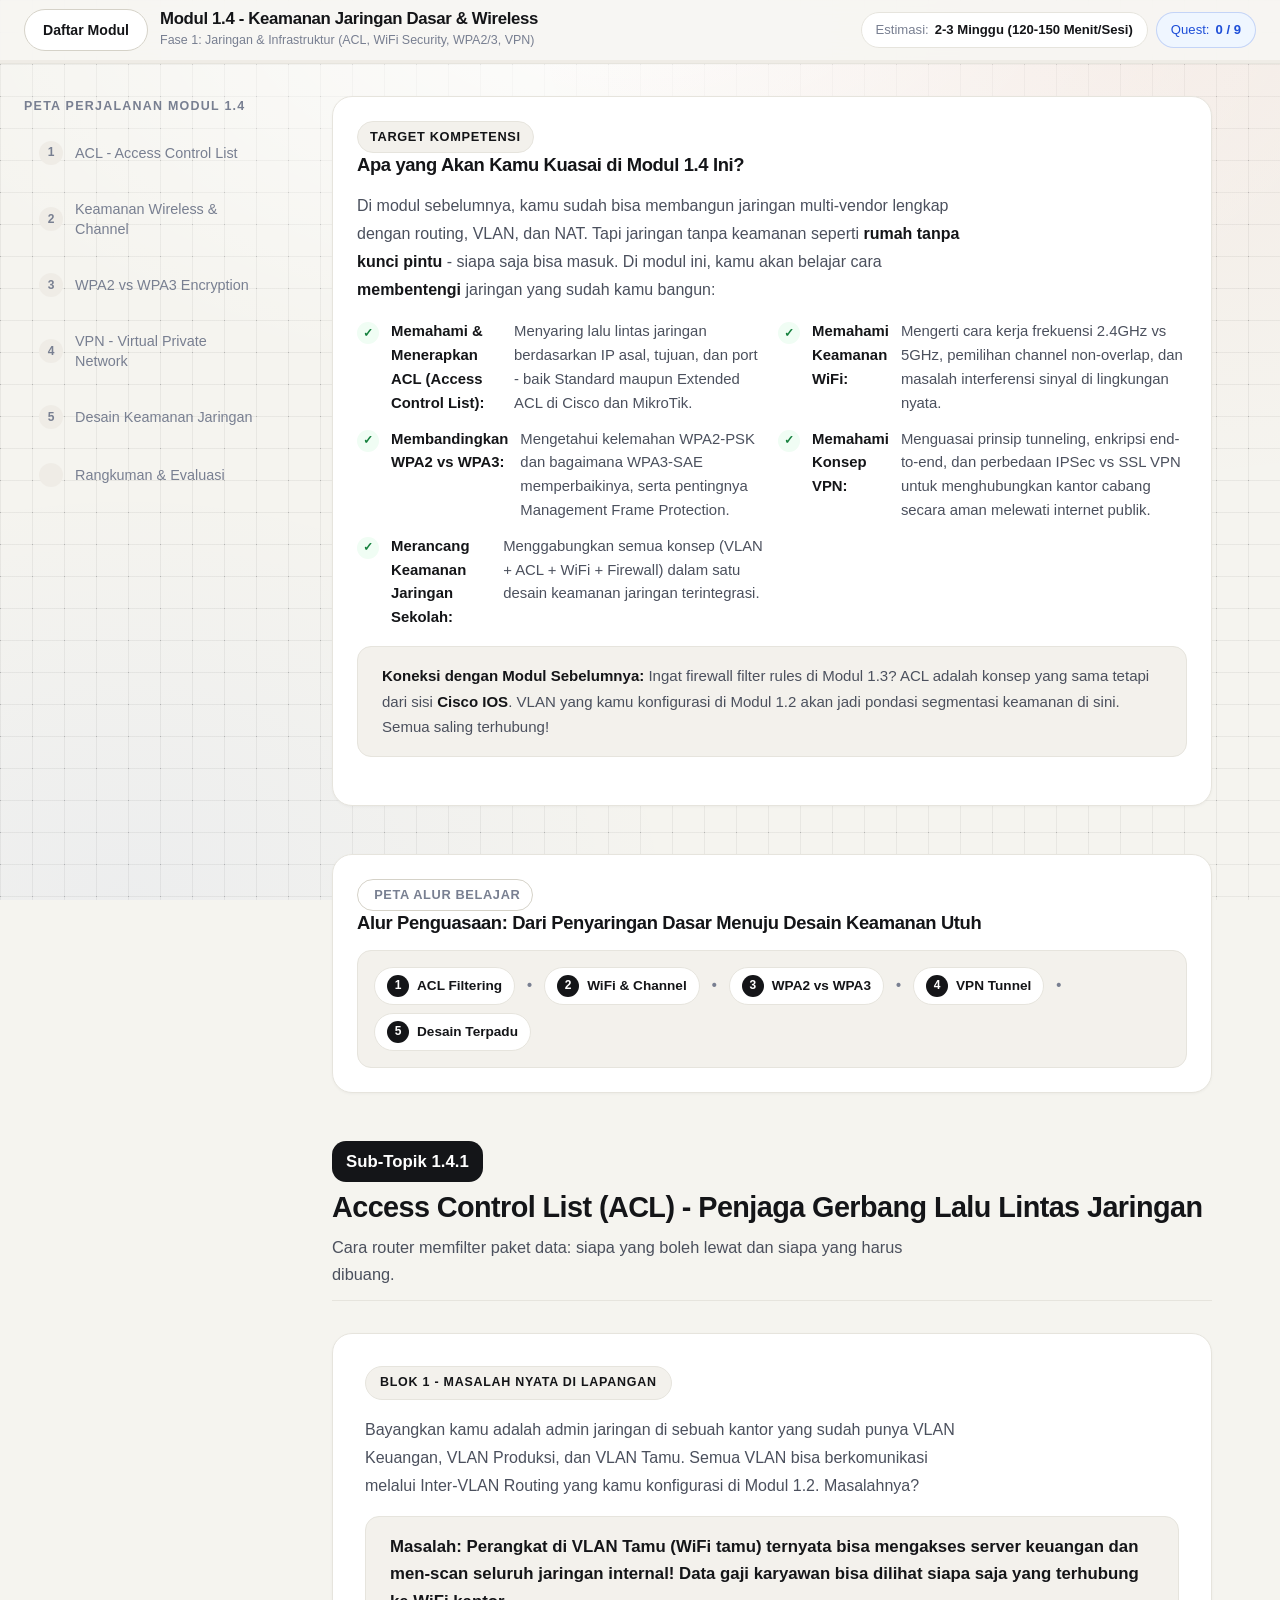
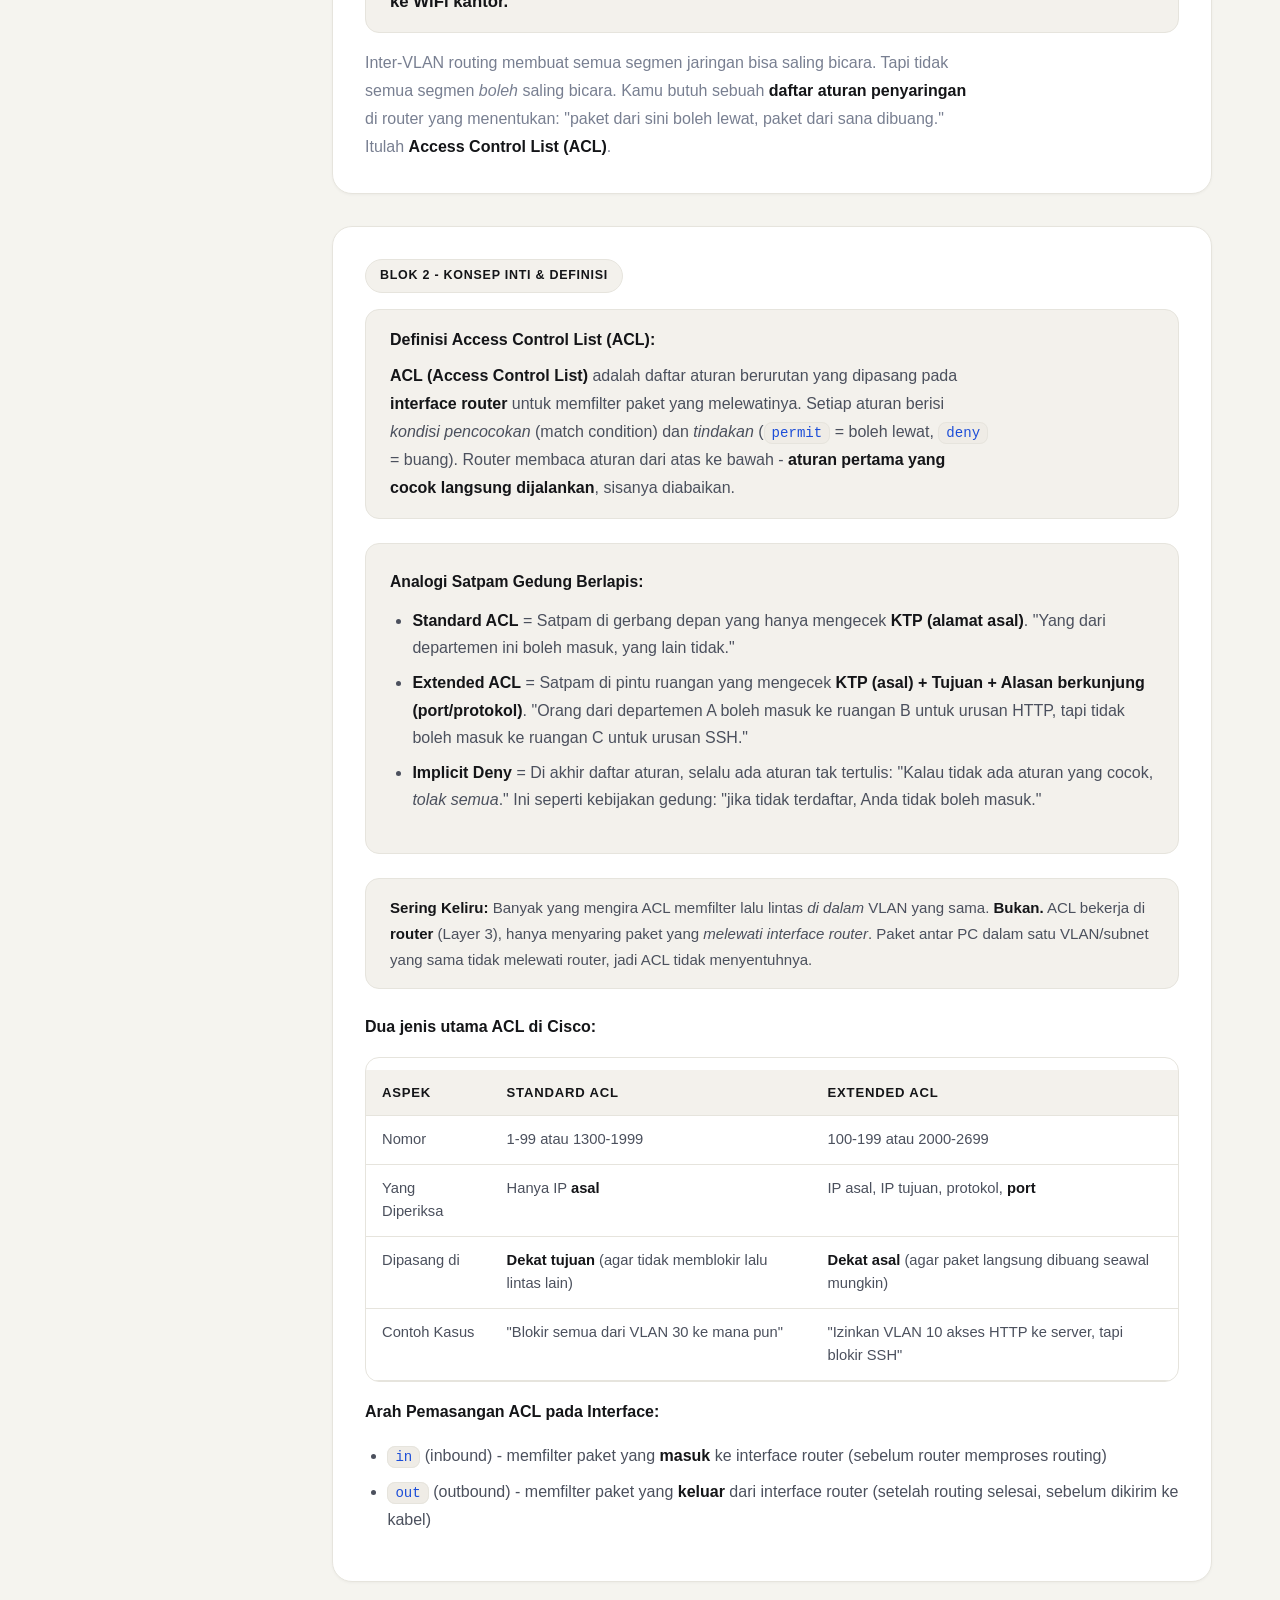
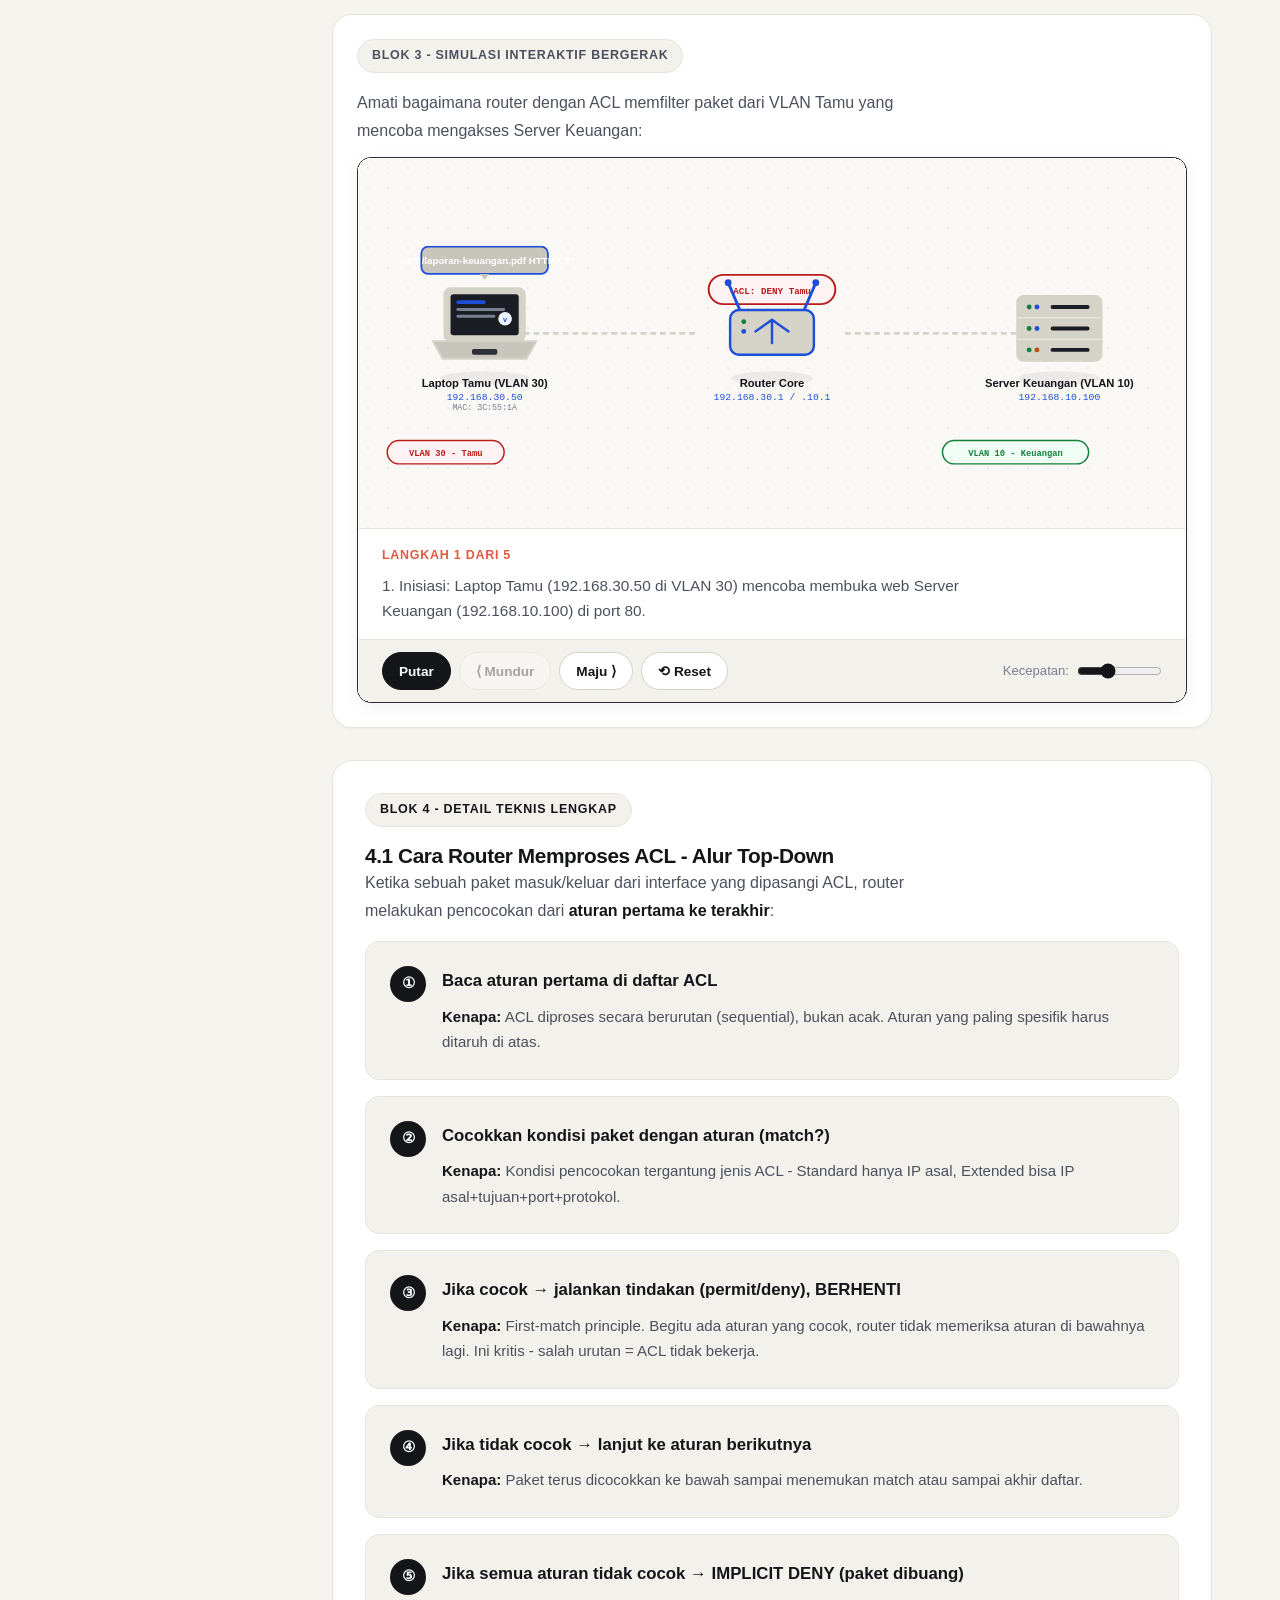
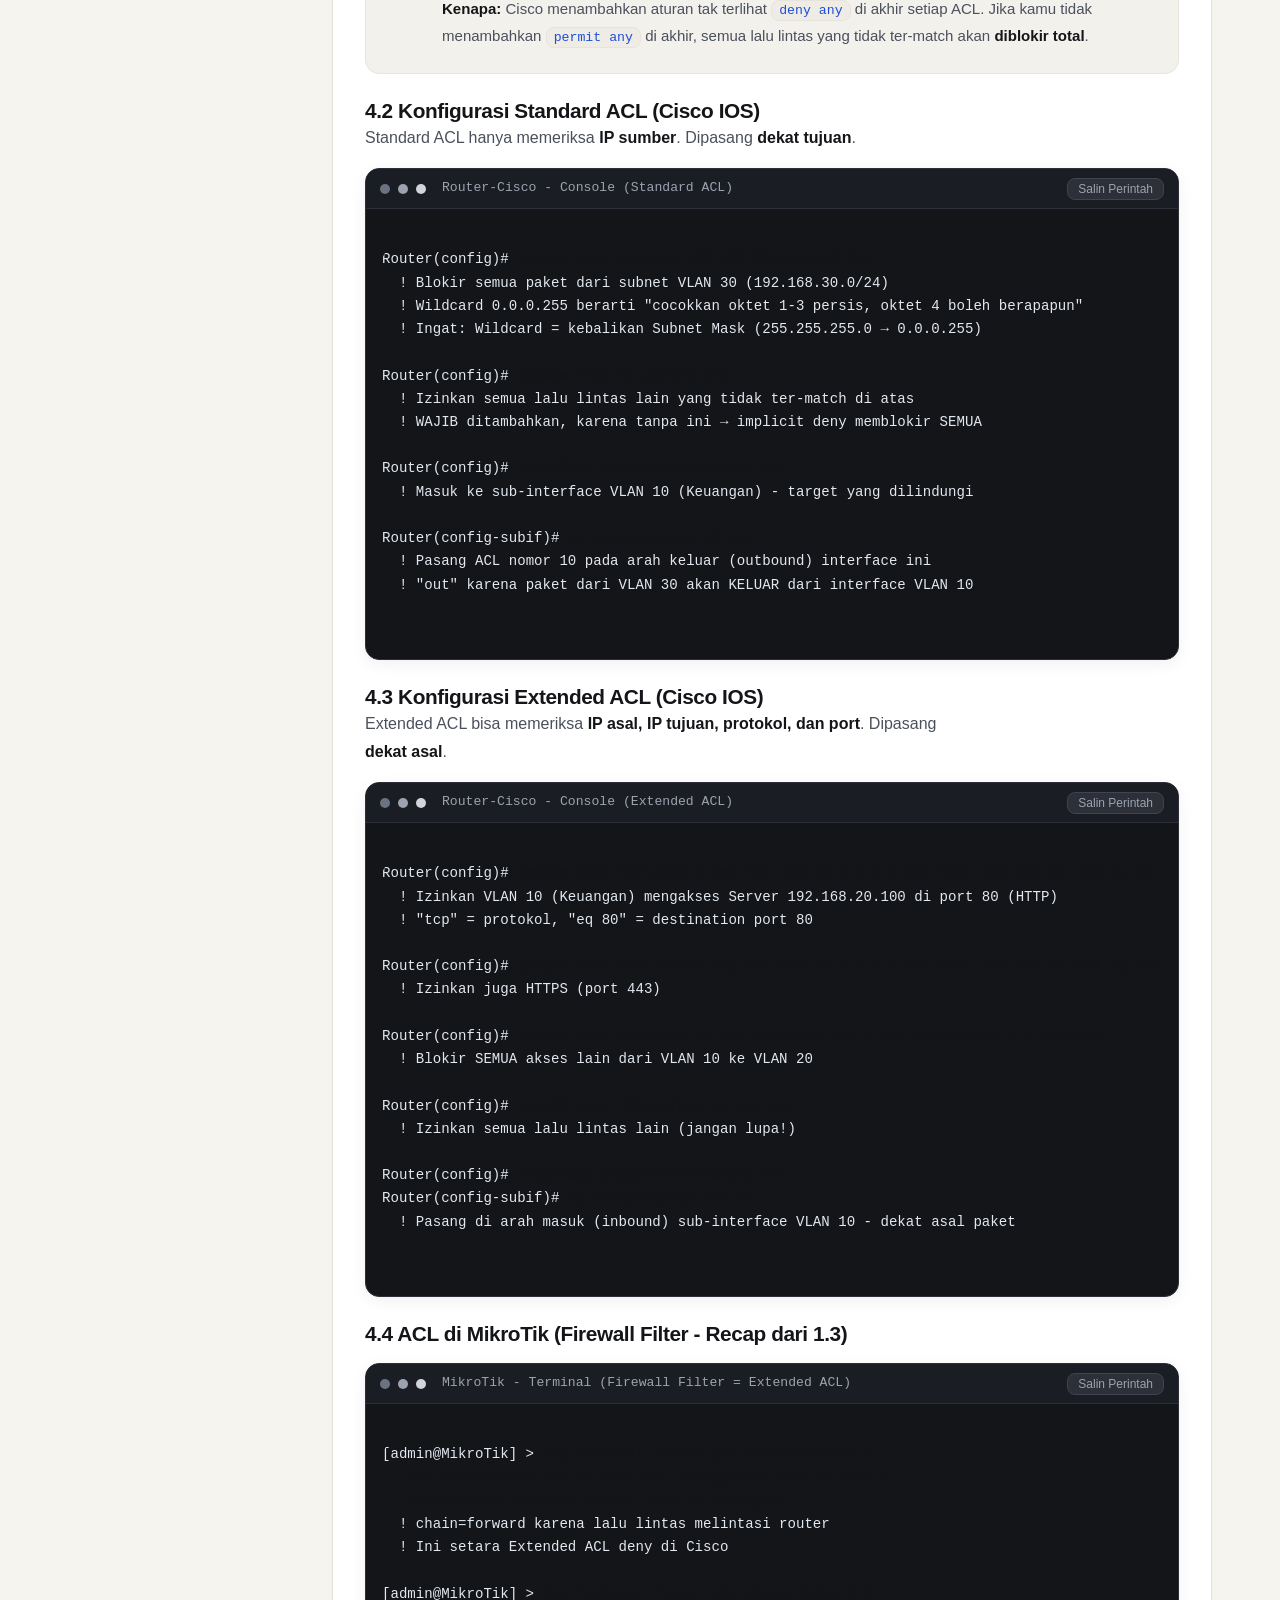
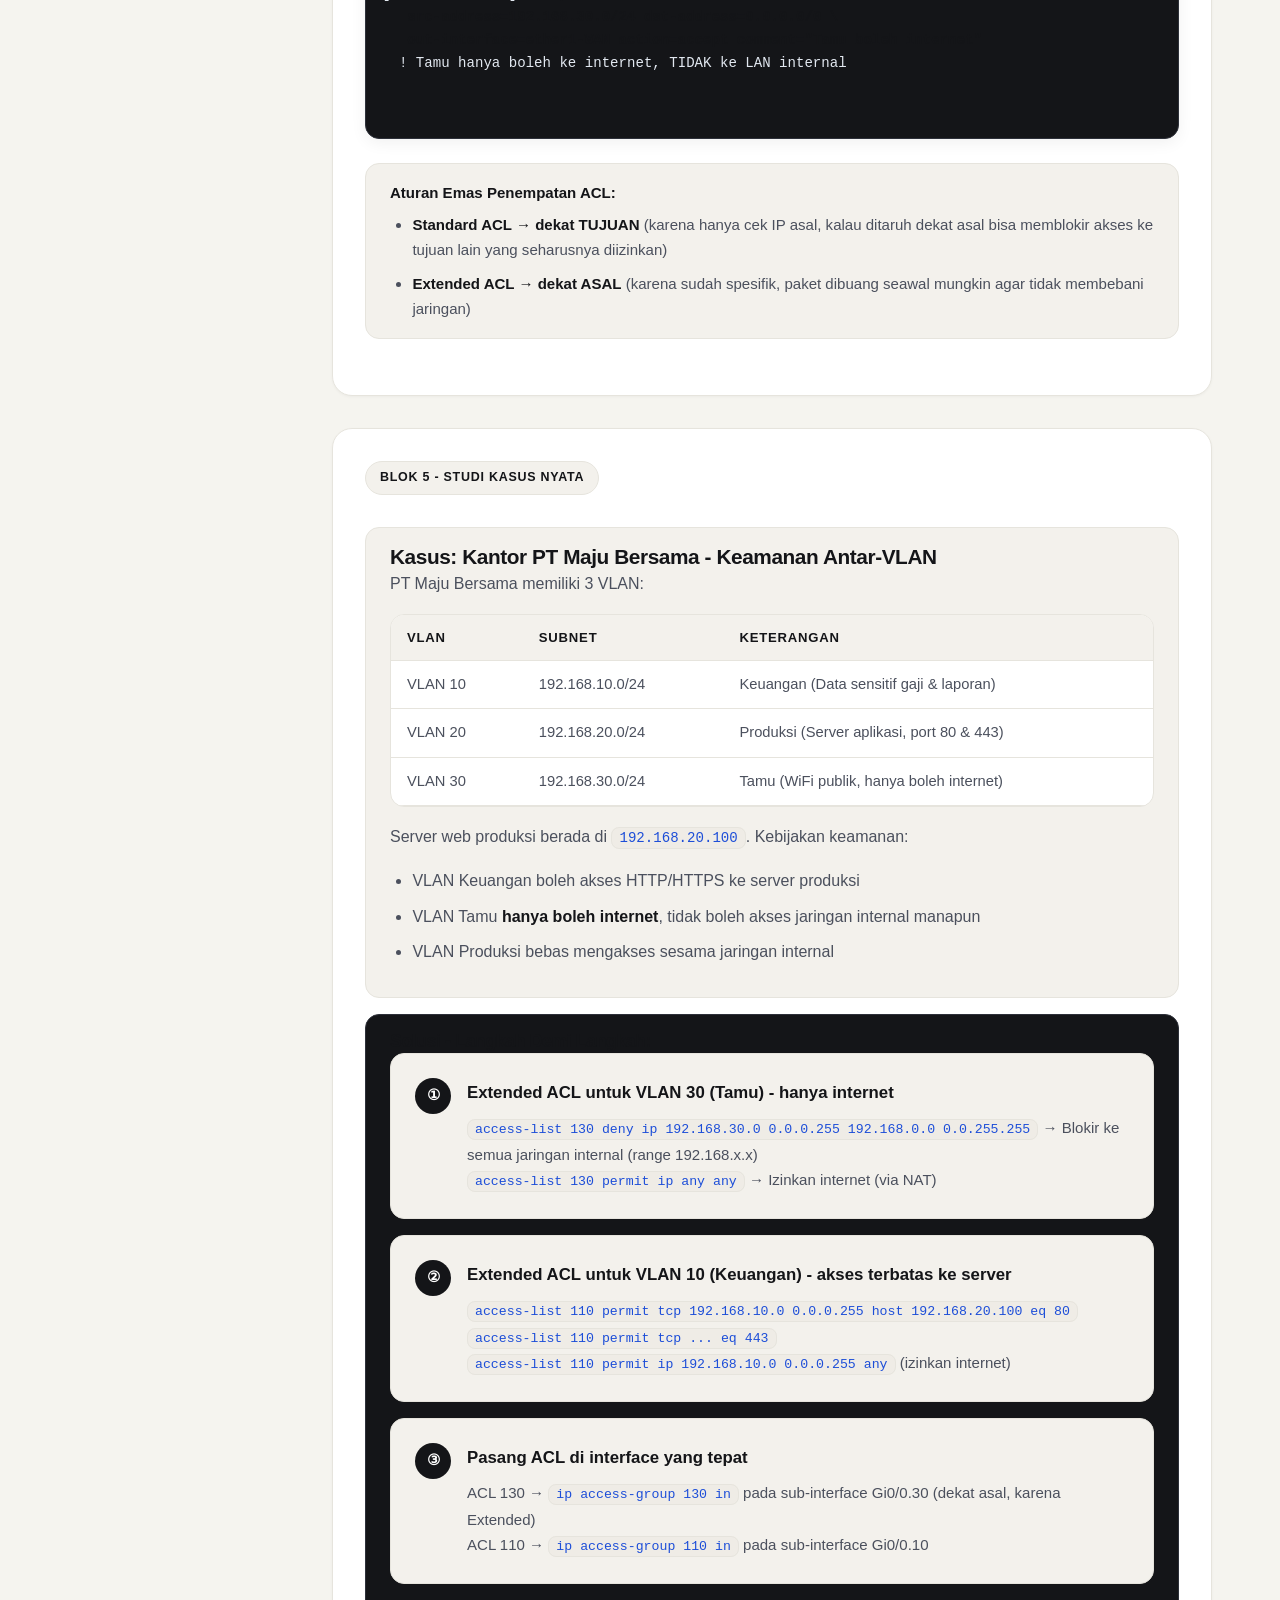
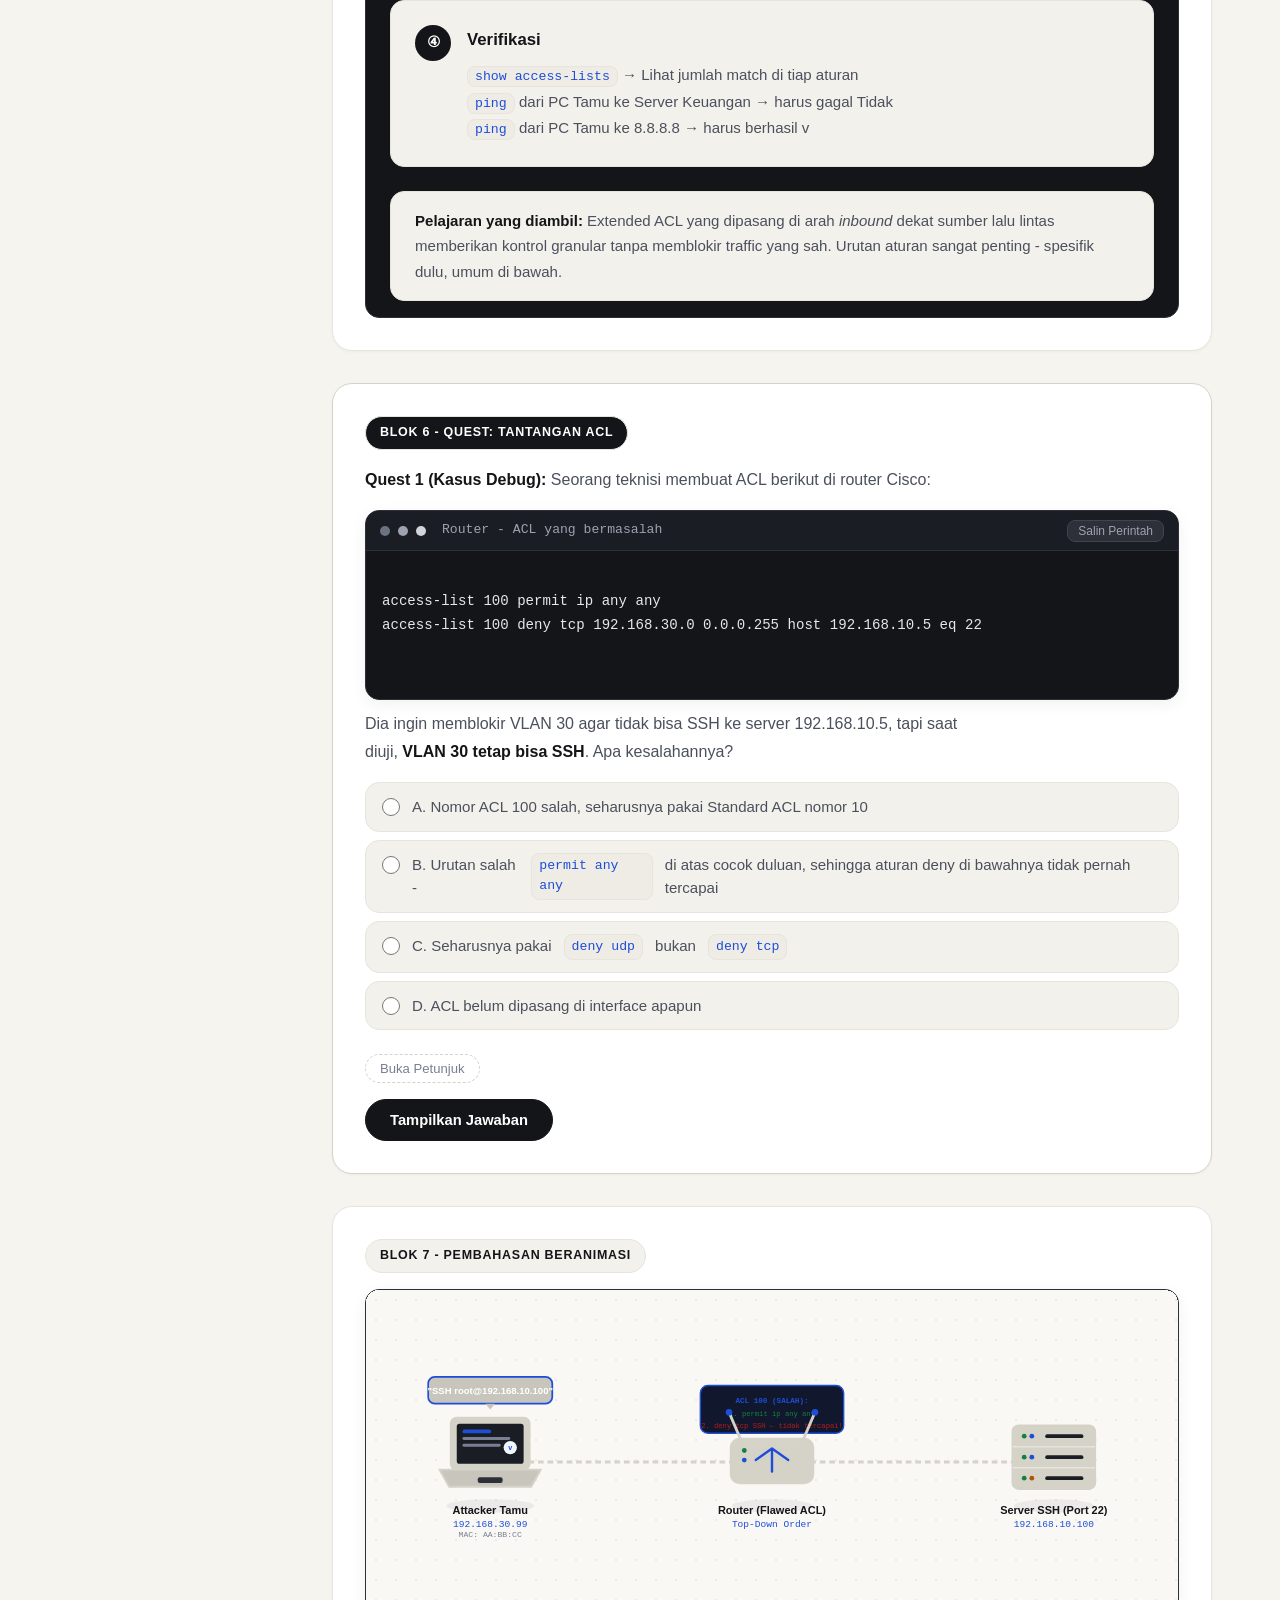
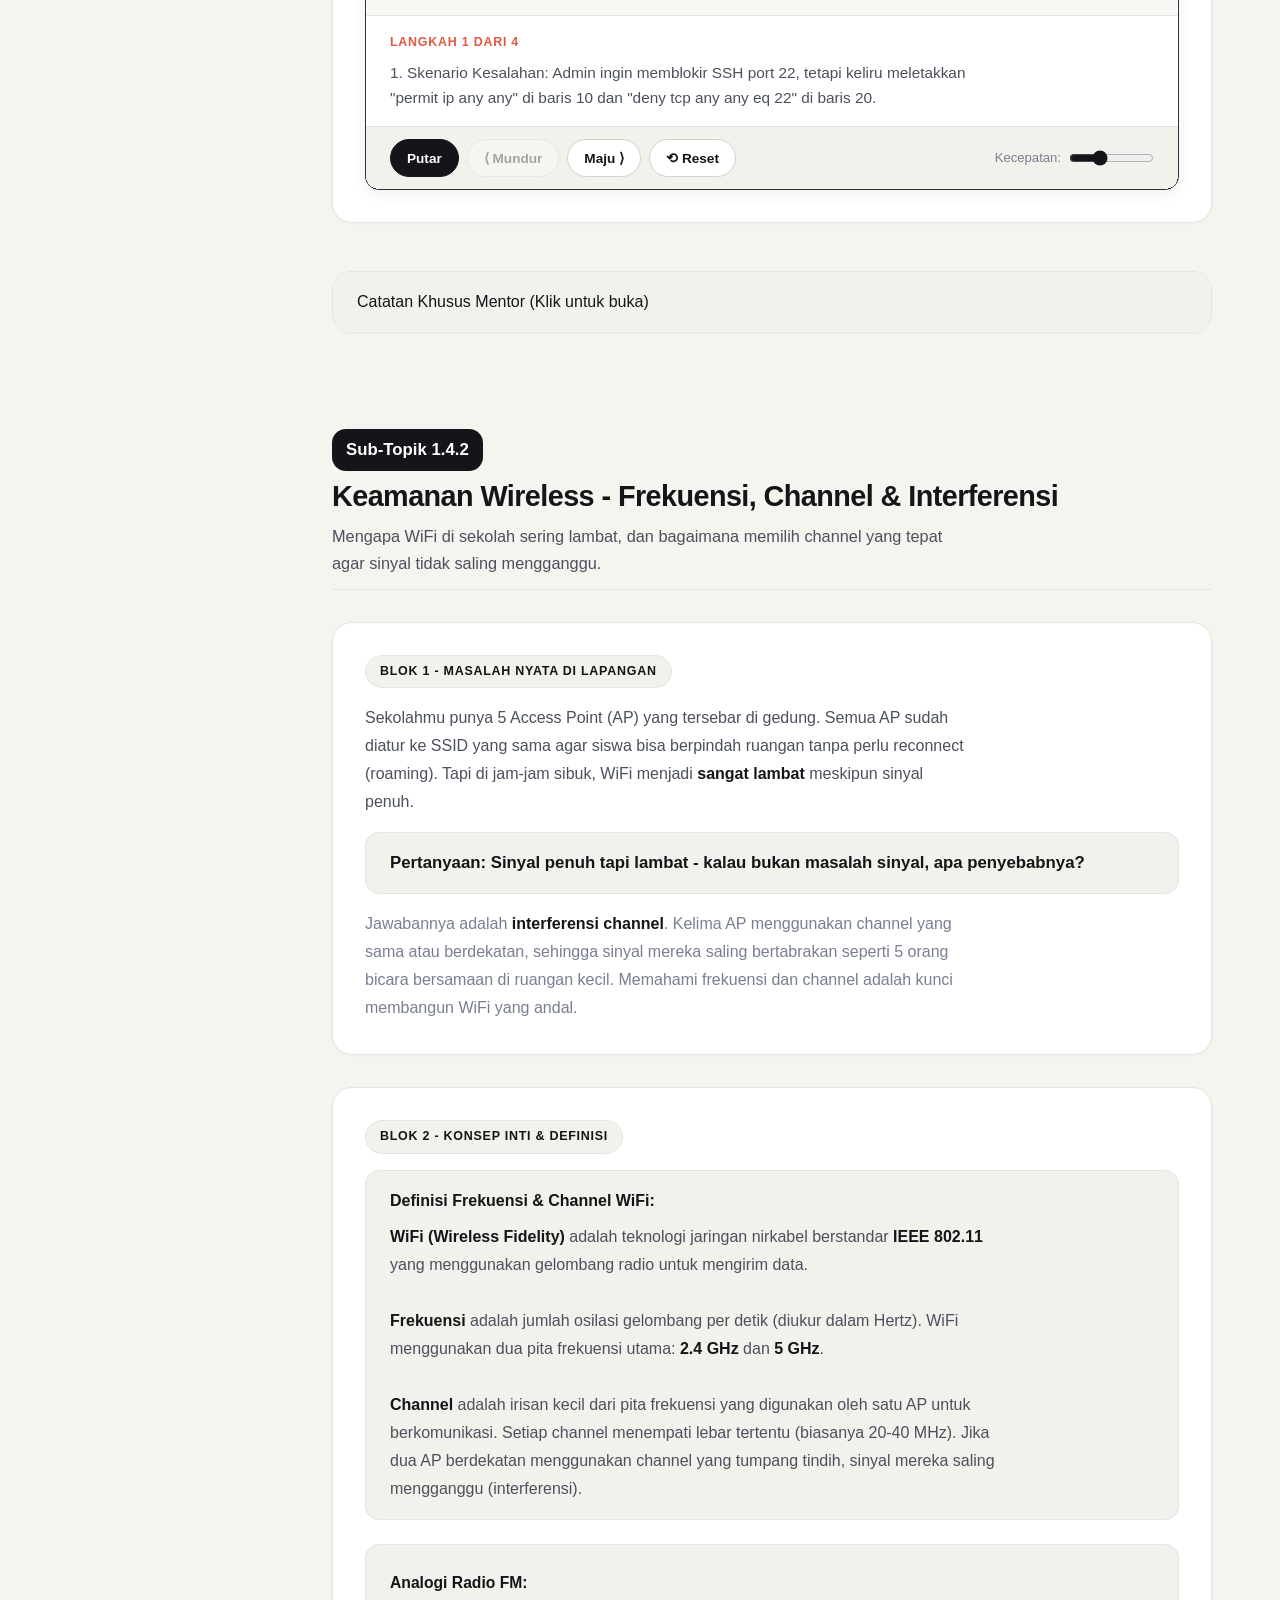
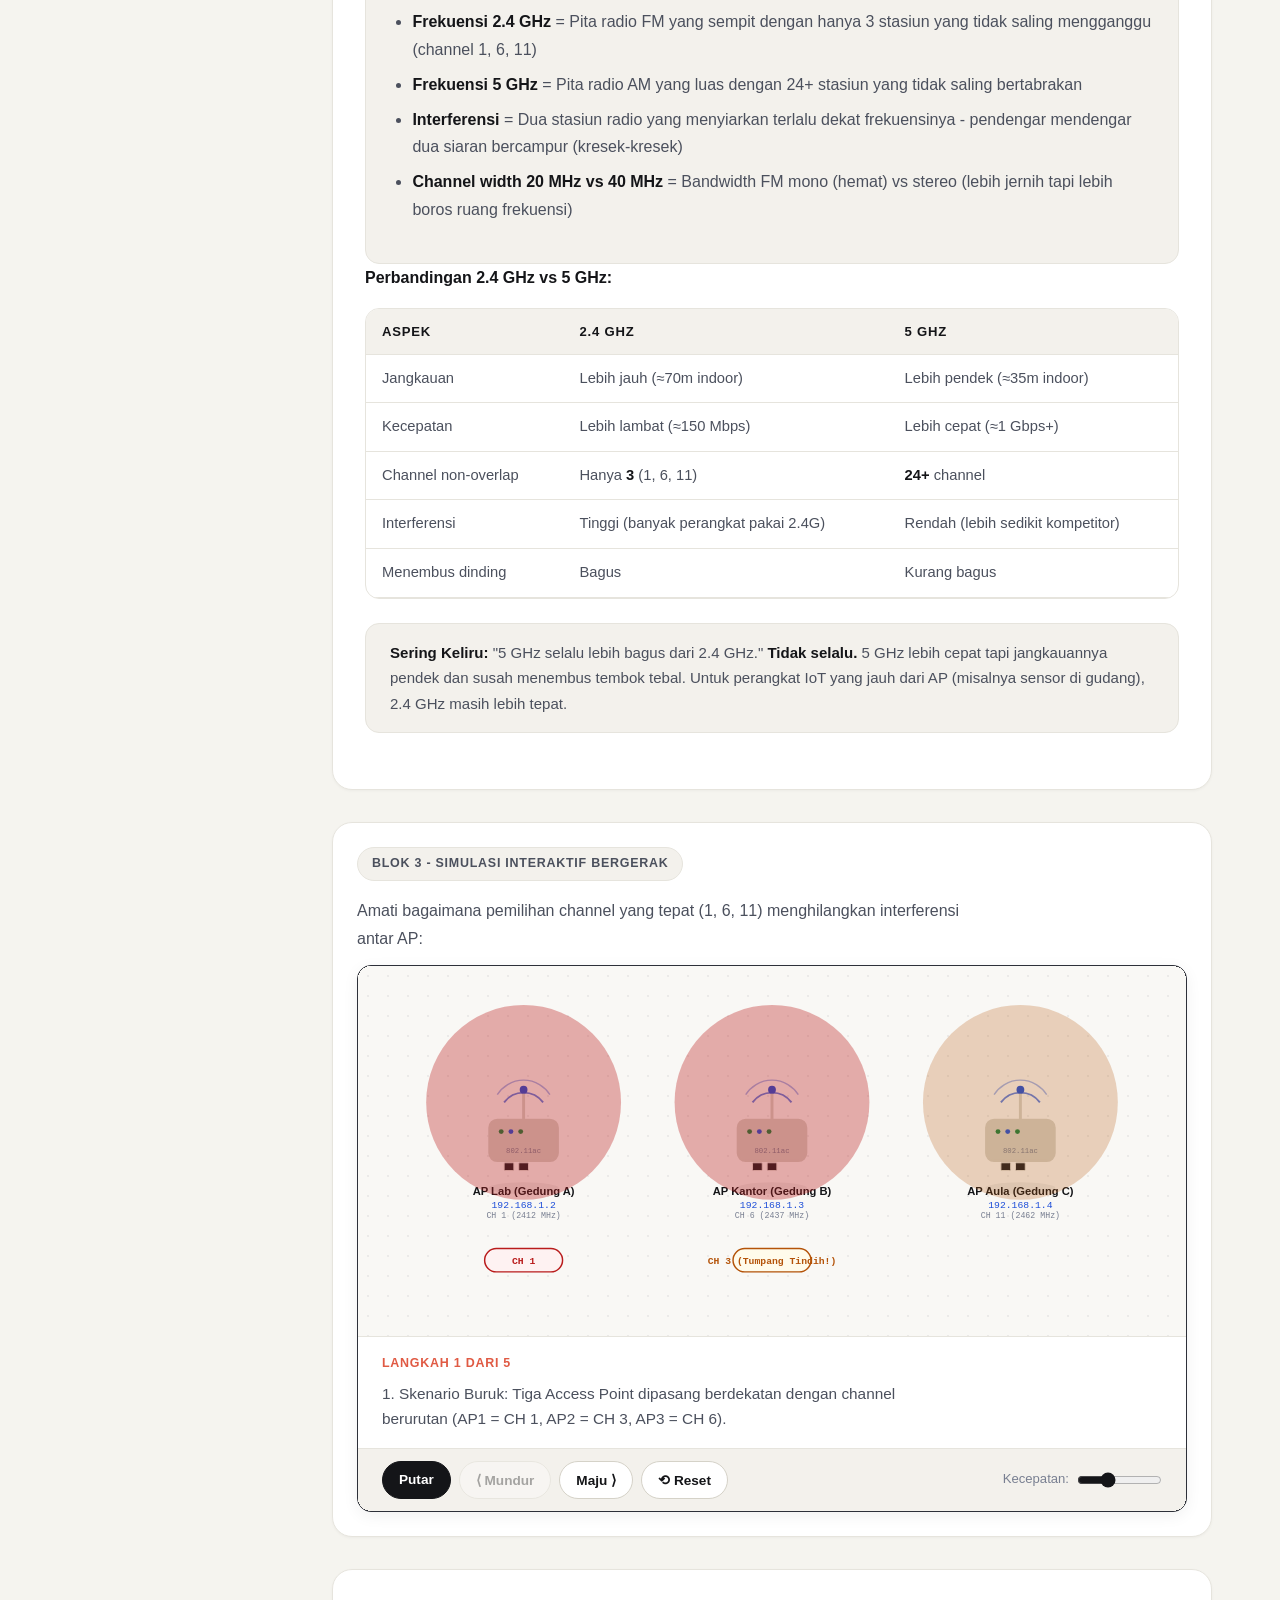
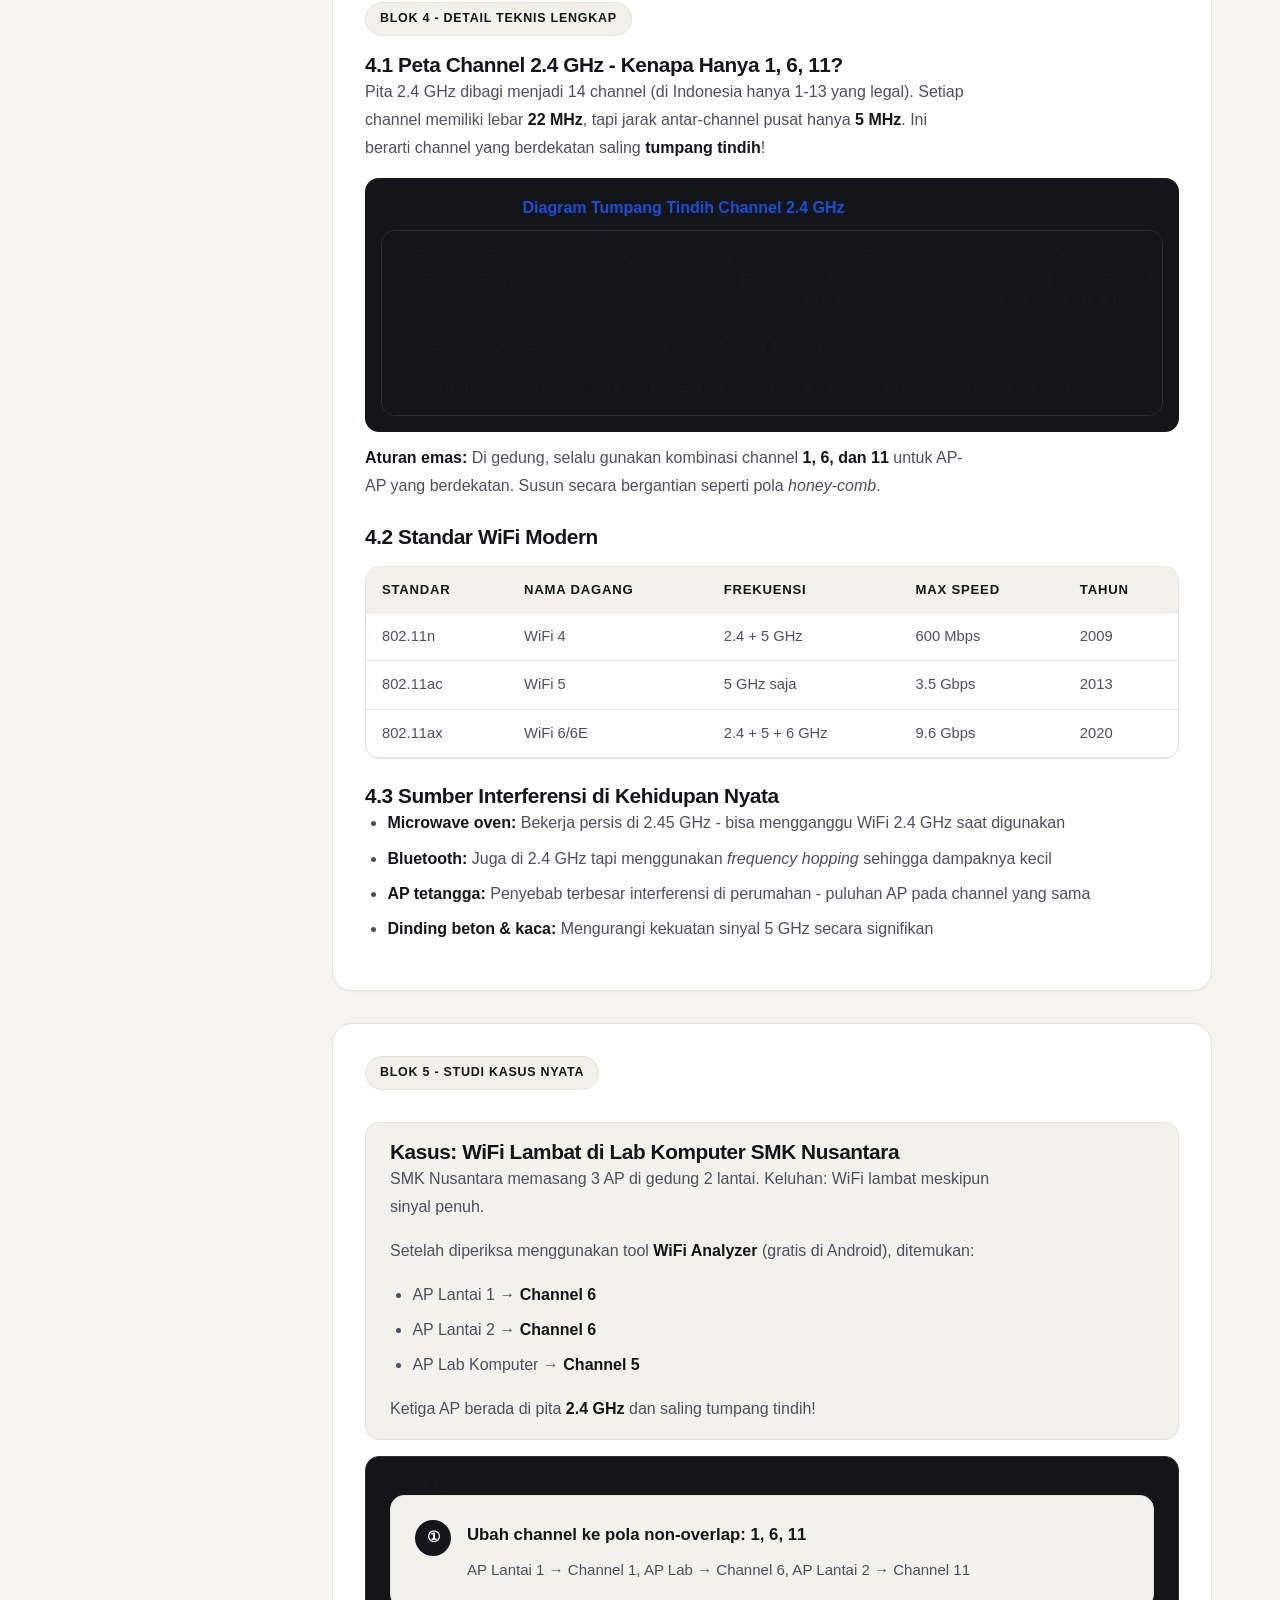
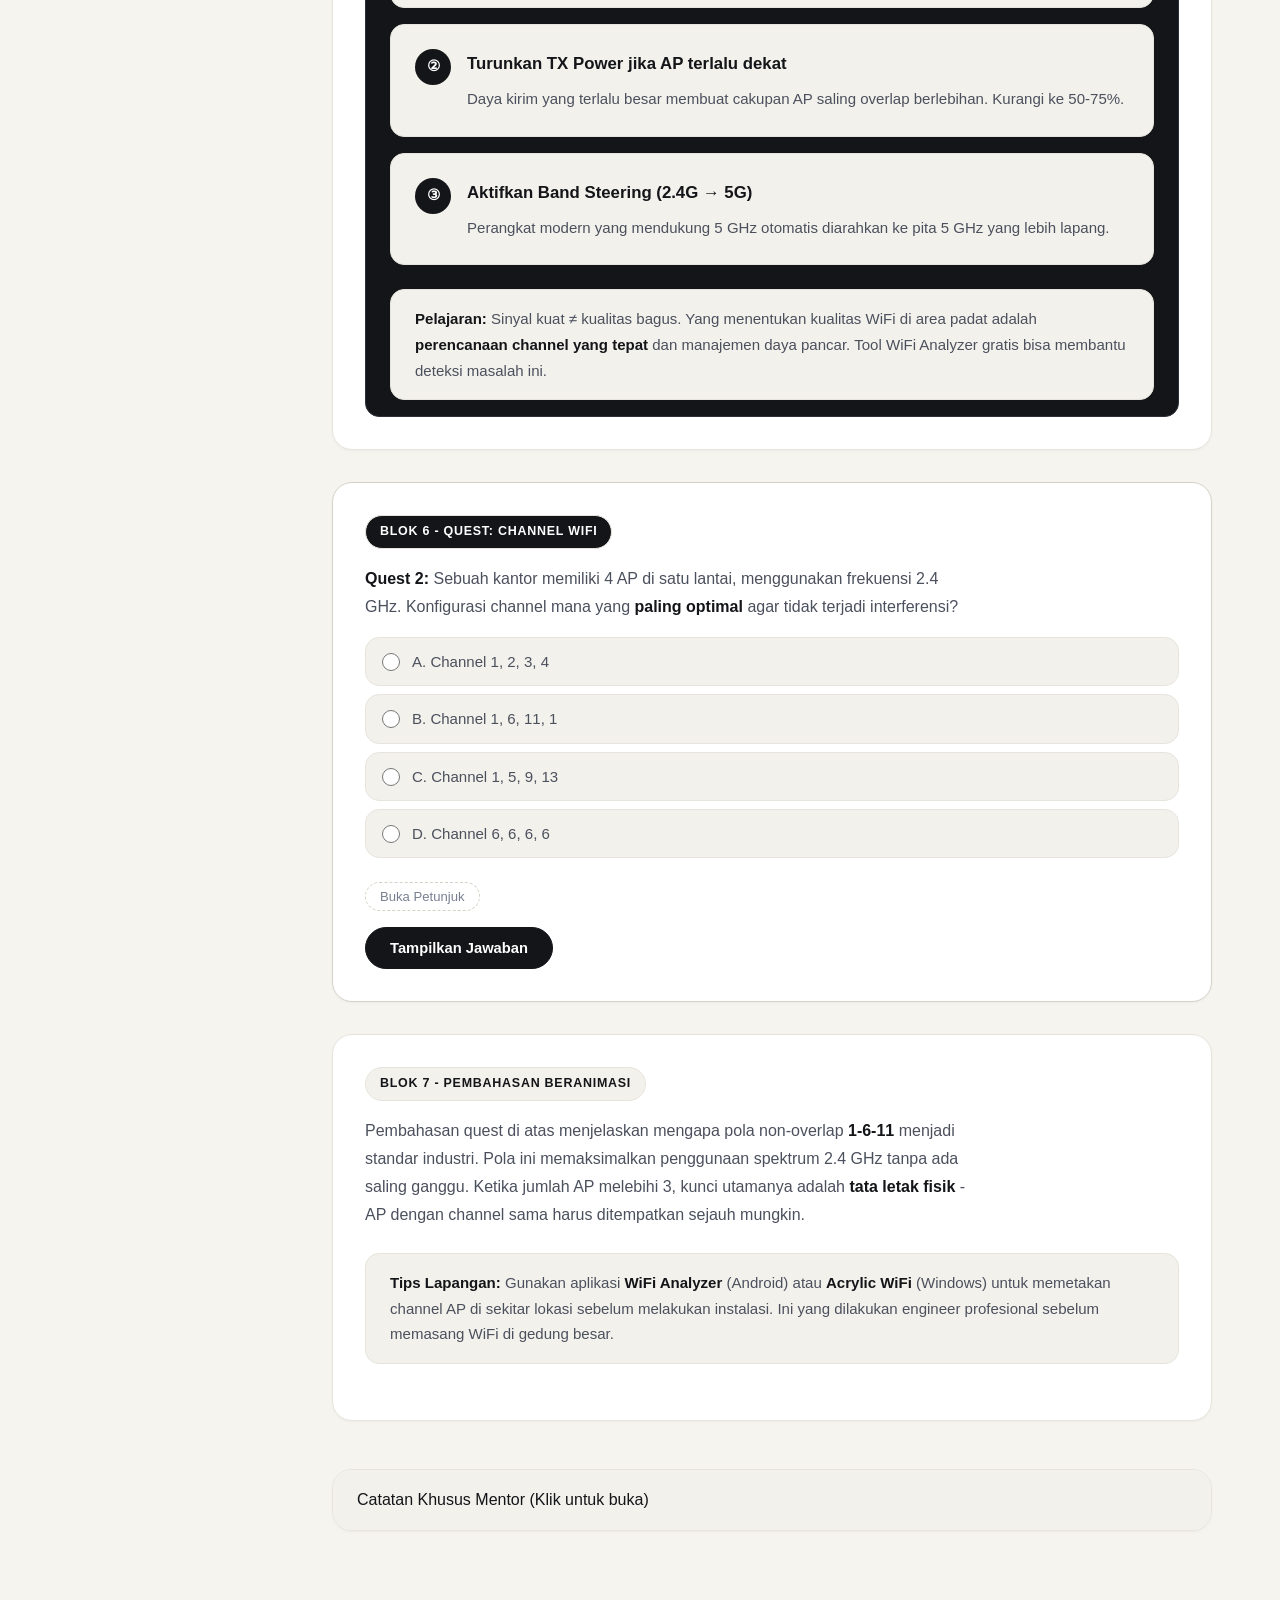
<file: Bahan-Ajar-Fase-1/modul-1-4.html>
﻿<!DOCTYPE html>
<html lang="id">
<head>
  <meta charset="UTF-8">
  <meta name="viewport" content="width=device-width, initial-scale=1.0">
  <title>Modul 1.4 - Keamanan Jaringan Dasar & Wireless | Bahan Ajar Mentoring</title>
  <link rel="stylesheet" href="assets/css/style.css">
</head>
<body data-module-id="modul-1-4">

  <!-- ========================================================================
       1. HEADER MODUL STICKY + PROGRESS BAR
       ======================================================================== -->
  <header class="site-header">
    <div class="header-main">
      <div class="header-left">
        <a href="index.html" class="btn-back">Daftar Modul</a>
        <div class="header-title-box">
          <h1>Modul 1.4 - Keamanan Jaringan Dasar & Wireless</h1>
          <span class="header-subtitle">Fase 1: Jaringan & Infrastruktur (ACL, WiFi Security, WPA2/3, VPN)</span>
        </div>
      </div>

      <div class="header-right">
        <span class="badge-meta">Estimasi: <strong>2-3 Minggu (120-150 Menit/Sesi)</strong></span>
        <span class="badge-meta badge-meta--quest">Quest: <strong>0 / 15</strong></span>
      </div>
    </div>

    <!-- Progress Bar Scroll Sticky -->
    <div class="progress-container">
      <div class="progress-bar" id="reading-progress"></div>
    </div>
  </header>

  <!-- ========================================================================
       2. LAYOUT UTAMA (SIDEBAR STICKY + KONTEN)
       ======================================================================== -->
  <div class="layout-wrapper">

    <!-- Sidebar Navigasi Sub-Topik (Desktop) -->
    <aside class="sidebar-nav">
      <div class="sidebar-title">Peta Perjalanan Modul 1.4</div>
      <ul class="subtopic-nav-list">
        <li class="subtopic-nav-item active">
          <a href="#subtopik-1">
            <span class="subtopic-nav-num">1</span>
            <span>ACL - Access Control List</span>
          </a>
        </li>
        <li class="subtopic-nav-item">
          <a href="#subtopik-2">
            <span class="subtopic-nav-num">2</span>
            <span>Keamanan Wireless & Channel</span>
          </a>
        </li>
        <li class="subtopic-nav-item">
          <a href="#subtopik-3">
            <span class="subtopic-nav-num">3</span>
            <span>WPA2 vs WPA3 Encryption</span>
          </a>
        </li>
        <li class="subtopic-nav-item">
          <a href="#subtopik-4">
            <span class="subtopic-nav-num">4</span>
            <span>VPN - Virtual Private Network</span>
          </a>
        </li>
        <li class="subtopic-nav-item">
          <a href="#subtopik-5">
            <span class="subtopic-nav-num">5</span>
            <span>Desain Keamanan Jaringan</span>
          </a>
        </li>
        <li class="subtopic-nav-item">
          <a href="#evaluasi-modul">
            <span class="subtopic-nav-num"></span>
            <span>Rangkuman & Evaluasi</span>
          </a>
        </li>
      </ul>
    </aside>

    <!-- Konten Utama Modul -->
    <main class="main-content">

      <!-- Dropdown Navigasi Cepat (Mobile) -->
      <div class="mobile-nav-select-wrapper">
        <select class="mobile-nav-select" id="mobile-topic-select" aria-label="Pilih Sub-topik">
          <option value="#subtopik-1">1. ACL - Access Control List (Standard & Extended)</option>
          <option value="#subtopik-2">2. Keamanan Wireless - Frekuensi, Channel & Interferensi</option>
          <option value="#subtopik-3">3. Enkripsi Wireless - WPA2 vs WPA3</option>
          <option value="#subtopik-4">4. VPN - Virtual Private Network</option>
          <option value="#subtopik-5">5. Studi Kasus Terintegrasi - Desain Keamanan Jaringan Sekolah</option>
          <option value="#evaluasi-modul"> Rangkuman, Quest Akhir & Mini-Proyek</option>
        </select>
      </div>

      <!-- ====================================================================
           BAGIAN 3: TUJUAN PEMBELAJARAN
           ==================================================================== -->
      <section class="section-card" id="tujuan-pembelajaran">
        <div class="section-header">
          <span class="badge badge--primary">Target Kompetensi</span>
          <h2>Apa yang Akan Kamu Kuasai di Modul 1.4 Ini?</h2>
        </div>
        <p>
          Di modul sebelumnya, kamu sudah bisa membangun jaringan multi-vendor lengkap dengan routing, VLAN, dan NAT. Tapi jaringan tanpa keamanan seperti <strong>rumah tanpa kunci pintu</strong> - siapa saja bisa masuk. Di modul ini, kamu akan belajar cara <strong>membentengi</strong> jaringan yang sudah kamu bangun:
        </p>
        <ul class="learning-goals-list">
          <li><strong>Memahami & Menerapkan ACL (Access Control List):</strong> Menyaring lalu lintas jaringan berdasarkan IP asal, tujuan, dan port - baik Standard maupun Extended ACL di Cisco dan MikroTik.</li>
          <li><strong>Memahami Keamanan WiFi:</strong> Mengerti cara kerja frekuensi 2.4GHz vs 5GHz, pemilihan channel non-overlap, dan masalah interferensi sinyal di lingkungan nyata.</li>
          <li><strong>Membandingkan WPA2 vs WPA3:</strong> Mengetahui kelemahan WPA2-PSK dan bagaimana WPA3-SAE memperbaikinya, serta pentingnya Management Frame Protection.</li>
          <li><strong>Memahami Konsep VPN:</strong> Menguasai prinsip tunneling, enkripsi end-to-end, dan perbedaan IPSec vs SSL VPN untuk menghubungkan kantor cabang secara aman melewati internet publik.</li>
          <li><strong>Merancang Keamanan Jaringan Sekolah:</strong> Menggabungkan semua konsep (VLAN + ACL + WiFi + Firewall) dalam satu desain keamanan jaringan terintegrasi.</li>
        </ul>
        <div class="callout callout--info" style="margin-top: var(--space-4);">
          <strong> Koneksi dengan Modul Sebelumnya:</strong> Ingat firewall filter rules di Modul 1.3? ACL adalah konsep yang sama tetapi dari sisi <strong>Cisco IOS</strong>. VLAN yang kamu konfigurasi di Modul 1.2 akan jadi pondasi segmentasi keamanan di sini. Semua saling terhubung!
        </div>
      </section>

      <!-- ====================================================================
           BAGIAN 4: PETA PERJALANAN MODUL
           ==================================================================== -->
      <section class="section-card" id="peta-modul">
        <div class="section-header">
          <span class="badge badge--outline">️ Peta Alur Belajar</span>
          <h2>Alur Penguasaan: Dari Penyaringan Dasar Menuju Desain Keamanan Utuh</h2>
        </div>
        <div class="module-pathway">
          <div class="pathway-step">
            <div class="step-circle">1</div>
            <div class="step-label">ACL Filtering</div>
          </div>
          <div class="pathway-arrow">•</div>
          <div class="pathway-step">
            <div class="step-circle">2</div>
            <div class="step-label">WiFi & Channel</div>
          </div>
          <div class="pathway-arrow">•</div>
          <div class="pathway-step">
            <div class="step-circle">3</div>
            <div class="step-label">WPA2 vs WPA3</div>
          </div>
          <div class="pathway-arrow">•</div>
          <div class="pathway-step">
            <div class="step-circle">4</div>
            <div class="step-label">VPN Tunnel</div>
          </div>
          <div class="pathway-arrow">•</div>
          <div class="pathway-step">
            <div class="step-circle">5</div>
            <div class="step-label">Desain Terpadu</div>
          </div>
        </div>
      </section>


      <!-- ====================================================================
           SUB-TOPIK 1.4.1: ACCESS CONTROL LIST (ACL) - STANDARD & EXTENDED
           ==================================================================== -->
      <section class="subtopic-section" id="subtopik-1">
        <div class="subtopic-header">
          <span class="subtopic-number">Sub-Topik 1.4.1</span>
          <h2>Access Control List (ACL) - Penjaga Gerbang Lalu Lintas Jaringan</h2>
          <p class="subtopic-lead">
            Cara router memfilter paket data: siapa yang boleh lewat dan siapa yang harus dibuang.
          </p>
        </div>

        <!-- BLOK 1: MASALAH NYATA -->
        <div class="block-card block--hook">
          <span class="block-badge">Blok 1 - Masalah Nyata di Lapangan</span>
          <p>
            Bayangkan kamu adalah admin jaringan di sebuah kantor yang sudah punya VLAN Keuangan, VLAN Produksi, dan VLAN Tamu. Semua VLAN bisa berkomunikasi melalui Inter-VLAN Routing yang kamu konfigurasi di Modul 1.2. Masalahnya?
          </p>
          <div class="hook-question">
            <strong>Masalah:</strong> Perangkat di VLAN Tamu (WiFi tamu) ternyata bisa <strong>mengakses server keuangan</strong> dan <strong>men-scan seluruh jaringan internal</strong>! Data gaji karyawan bisa dilihat siapa saja yang terhubung ke WiFi kantor.
          </div>
          <p style="margin-top: 12px; color: var(--text-muted);">
            Inter-VLAN routing membuat semua segmen jaringan bisa saling bicara. Tapi tidak semua segmen <em>boleh</em> saling bicara. Kamu butuh sebuah <strong>daftar aturan penyaringan</strong> di router yang menentukan: "paket dari sini boleh lewat, paket dari sana dibuang." Itulah <strong>Access Control List (ACL)</strong>.
          </p>
        </div>

        <!-- BLOK 2: KONSEP & DEFINISI -->
        <div class="block-card block--concept">
          <span class="block-badge">Blok 2 - Konsep Inti & Definisi</span>

          <div class="definition-box">
            <div class="definition-title">Definisi Access Control List (ACL):</div>
            <p style="margin: 0;">
              <strong>ACL (Access Control List)</strong> adalah daftar aturan berurutan yang dipasang pada <strong>interface router</strong> untuk memfilter paket yang melewatinya. Setiap aturan berisi <em>kondisi pencocokan</em> (match condition) dan <em>tindakan</em> (<code>permit</code> = boleh lewat, <code>deny</code> = buang). Router membaca aturan dari atas ke bawah - <strong>aturan pertama yang cocok langsung dijalankan</strong>, sisanya diabaikan.
            </p>
          </div>

          <div class="analogy-box">
            <div class="analogy-title">Analogi Satpam Gedung Berlapis:</div>
            <ul>
              <li><strong>Standard ACL</strong> = Satpam di gerbang depan yang hanya mengecek <strong>KTP (alamat asal)</strong>. "Yang dari departemen ini boleh masuk, yang lain tidak."</li>
              <li><strong>Extended ACL</strong> = Satpam di pintu ruangan yang mengecek <strong>KTP (asal) + Tujuan + Alasan berkunjung (port/protokol)</strong>. "Orang dari departemen A boleh masuk ke ruangan B untuk urusan HTTP, tapi tidak boleh masuk ke ruangan C untuk urusan SSH."</li>
              <li><strong>Implicit Deny</strong> = Di akhir daftar aturan, selalu ada aturan tak tertulis: "Kalau tidak ada aturan yang cocok, <em>tolak semua</em>." Ini seperti kebijakan gedung: "jika tidak terdaftar, Anda tidak boleh masuk."</li>
            </ul>
          </div>

          <div class="callout callout--warning">
            <strong>Sering Keliru:</strong> Banyak yang mengira ACL memfilter lalu lintas <em>di dalam</em> VLAN yang sama. <strong>Bukan.</strong> ACL bekerja di <strong>router</strong> (Layer 3), hanya menyaring paket yang <em>melewati interface router</em>. Paket antar PC dalam satu VLAN/subnet yang sama tidak melewati router, jadi ACL tidak menyentuhnya.
          </div>

          <p><strong>Dua jenis utama ACL di Cisco:</strong></p>
          <table class="data-table" style="margin-top: var(--space-3);">
            <thead>
              <tr><th>Aspek</th><th>Standard ACL</th><th>Extended ACL</th></tr>
            </thead>
            <tbody>
              <tr><td>Nomor</td><td>1-99 atau 1300-1999</td><td>100-199 atau 2000-2699</td></tr>
              <tr><td>Yang Diperiksa</td><td>Hanya IP <strong>asal</strong></td><td>IP asal, IP tujuan, protokol, <strong>port</strong></td></tr>
              <tr><td>Dipasang di</td><td><strong>Dekat tujuan</strong> (agar tidak memblokir lalu lintas lain)</td><td><strong>Dekat asal</strong> (agar paket langsung dibuang seawal mungkin)</td></tr>
              <tr><td>Contoh Kasus</td><td>"Blokir semua dari VLAN 30 ke mana pun"</td><td>"Izinkan VLAN 10 akses HTTP ke server, tapi blokir SSH"</td></tr>
            </tbody>
          </table>

          <p style="margin-top: var(--space-3);">
            <strong>Arah Pemasangan ACL pada Interface:</strong>
          </p>
          <ul>
            <li><code>in</code> (inbound) - memfilter paket yang <strong>masuk</strong> ke interface router (sebelum router memproses routing)</li>
            <li><code>out</code> (outbound) - memfilter paket yang <strong>keluar</strong> dari interface router (setelah routing selesai, sebelum dikirim ke kabel)</li>
          </ul>
        </div>

        <!-- BLOK 3: SIMULASI BERGERAK -->
        <div class="block-card block--sim">
          <span class="block-badge">Blok 3 - Simulasi Interaktif Bergerak</span>
          <p style="margin-bottom: 12px;">
            Amati bagaimana router dengan ACL memfilter paket dari VLAN Tamu yang mencoba mengakses Server Keuangan:
          </p>

          <div class="sim-container" id="sim-acl-filter">
            <div class="sim__stage">
              <svg viewBox="0 0 850 380" preserveAspectRatio="xMidYMid meet">
                <!-- Kabel Backbone -->
                <line x1="130" y1="180" x2="350" y2="180" stroke="var(--border-light)" stroke-width="3" stroke-dasharray="6,4" />
                <line x1="500" y1="180" x2="720" y2="180" stroke="var(--border-light)" stroke-width="3" stroke-dasharray="6,4" />
                <!-- VLAN Labels -->
                <rect x="30" y="290" width="120" height="24" rx="12" fill="var(--danger-soft)" stroke="var(--danger)" stroke-width="1.5" />
                <text x="90" y="306" text-anchor="middle" fill="var(--danger)" font-size="9" font-weight="bold" font-family="var(--font-mono)">VLAN 30 - Tamu</text>
                <rect x="600" y="290" width="150" height="24" rx="12" fill="var(--success-soft)" stroke="var(--success)" stroke-width="1.5" />
                <text x="675" y="306" text-anchor="middle" fill="var(--success)" font-size="9" font-weight="bold" font-family="var(--font-mono)">VLAN 10 - Keuangan</text>
                <!-- Router + ACL Badge -->
                <rect x="360" y="120" width="130" height="30" rx="15" fill="var(--danger-soft)" stroke="var(--danger)" stroke-width="2" />
                <text x="425" y="140" text-anchor="middle" fill="var(--danger)" font-size="9.5" font-weight="bold" font-family="var(--font-mono)"> ACL: DENY Tamu</text>
                <!-- Device Nodes -->
                <g id="acl-node-tamu" data-cx="130" data-cy="180" transform="translate(65, 110)"></g>
                <g id="acl-node-router" data-cx="425" data-cy="180" transform="translate(360, 110)"></g>
                <g id="acl-node-server" data-cx="720" data-cy="180" transform="translate(655, 110)"></g>
              </svg>
            </div>

            <div class="sim__narration">
              <span class="sim__step-badge">Langkah 1 dari 5</span>
              <p class="sim__text">Seorang tamu terhubung ke WiFi VLAN 30 dan mencoba mengakses server keuangan...</p>
            </div>

            <div class="sim__controls">
              <div class="sim-btn-group">
                <button class="btn-sim btn-sim--primary" data-action="play">Putar</button>
                <button class="btn-sim" data-action="prev">⟨ Mundur</button>
                <button class="btn-sim" data-action="next">Maju ⟩</button>
                <button class="btn-sim" data-action="reset">⟲ Reset</button>
              </div>
              <div class="sim-speed-box">
                <span>Kecepatan:</span>
                <input type="range" class="sim-speed-slider" data-action="speed" min="0.5" max="2" step="0.25" value="1">
              </div>
            </div>
          </div>
        </div>

        <!-- BLOK 4: DETAIL TEKNIS -->
        <div class="block-card block--detail">
          <span class="block-badge">Blok 4 - Detail Teknis Lengkap</span>

          <h3>4.1 Cara Router Memproses ACL - Alur Top-Down</h3>
          <p>Ketika sebuah paket masuk/keluar dari interface yang dipasangi ACL, router melakukan pencocokan dari <strong>aturan pertama ke terakhir</strong>:</p>

          <div class="step-card">
            <div class="step-number">①</div>
            <div class="step-body">
              <div class="step-title">Baca aturan pertama di daftar ACL</div>
              <div class="step-why"><strong>Kenapa:</strong> ACL diproses secara berurutan (sequential), bukan acak. Aturan yang paling spesifik harus ditaruh di atas.</div>
            </div>
          </div>
          <div class="step-card">
            <div class="step-number">②</div>
            <div class="step-body">
              <div class="step-title">Cocokkan kondisi paket dengan aturan (match?)</div>
              <div class="step-why"><strong>Kenapa:</strong> Kondisi pencocokan tergantung jenis ACL - Standard hanya IP asal, Extended bisa IP asal+tujuan+port+protokol.</div>
            </div>
          </div>
          <div class="step-card">
            <div class="step-number">③</div>
            <div class="step-body">
              <div class="step-title">Jika cocok → jalankan tindakan (permit/deny), BERHENTI</div>
              <div class="step-why"><strong>Kenapa:</strong> First-match principle. Begitu ada aturan yang cocok, router tidak memeriksa aturan di bawahnya lagi. Ini kritis - salah urutan = ACL tidak bekerja.</div>
            </div>
          </div>
          <div class="step-card">
            <div class="step-number">④</div>
            <div class="step-body">
              <div class="step-title">Jika tidak cocok → lanjut ke aturan berikutnya</div>
              <div class="step-why"><strong>Kenapa:</strong> Paket terus dicocokkan ke bawah sampai menemukan match atau sampai akhir daftar.</div>
            </div>
          </div>
          <div class="step-card">
            <div class="step-number">⑤</div>
            <div class="step-body">
              <div class="step-title">Jika semua aturan tidak cocok → IMPLICIT DENY (paket dibuang)</div>
              <div class="step-why"><strong>Kenapa:</strong> Cisco menambahkan aturan tak terlihat <code>deny any</code> di akhir setiap ACL. Jika kamu tidak menambahkan <code>permit any</code> di akhir, semua lalu lintas yang tidak ter-match akan <strong>diblokir total</strong>.</div>
            </div>
          </div>

          <h3 style="margin-top: var(--space-5);">4.2 Konfigurasi Standard ACL (Cisco IOS)</h3>
          <p>Standard ACL hanya memeriksa <strong>IP sumber</strong>. Dipasang <strong>dekat tujuan</strong>.</p>

          <div class="terminal">
            <div class="terminal__bar">
              <span class="terminal__dot terminal__dot--red"></span>
              <span class="terminal__dot terminal__dot--yellow"></span>
              <span class="terminal__dot terminal__dot--green"></span>
              <span class="terminal__title">Router-Cisco - Console (Standard ACL)</span>
            </div>
            <div class="terminal__body">
<pre>
Router(config)# <strong>access-list 10 deny 192.168.30.0 0.0.0.255</strong>
  ! Blokir semua paket dari subnet VLAN 30 (192.168.30.0/24)
  ! Wildcard 0.0.0.255 berarti "cocokkan oktet 1-3 persis, oktet 4 boleh berapapun"
  ! Ingat: Wildcard = kebalikan Subnet Mask (255.255.255.0 → 0.0.0.255)

Router(config)# <strong>access-list 10 permit any</strong>
  ! Izinkan semua lalu lintas lain yang tidak ter-match di atas
  ! WAJIB ditambahkan, karena tanpa ini → implicit deny memblokir SEMUA

Router(config)# <strong>interface GigabitEthernet0/0.10</strong>
  ! Masuk ke sub-interface VLAN 10 (Keuangan) - target yang dilindungi

Router(config-subif)# <strong>ip access-group 10 out</strong>
  ! Pasang ACL nomor 10 pada arah keluar (outbound) interface ini
  ! "out" karena paket dari VLAN 30 akan KELUAR dari interface VLAN 10
</pre>
            </div>
          </div>

          <h3 style="margin-top: var(--space-5);">4.3 Konfigurasi Extended ACL (Cisco IOS)</h3>
          <p>Extended ACL bisa memeriksa <strong>IP asal, IP tujuan, protokol, dan port</strong>. Dipasang <strong>dekat asal</strong>.</p>

          <div class="terminal">
            <div class="terminal__bar">
              <span class="terminal__dot terminal__dot--red"></span>
              <span class="terminal__dot terminal__dot--yellow"></span>
              <span class="terminal__dot terminal__dot--green"></span>
              <span class="terminal__title">Router-Cisco - Console (Extended ACL)</span>
            </div>
            <div class="terminal__body">
<pre>
Router(config)# <strong>access-list 110 permit tcp 192.168.10.0 0.0.0.255 host 192.168.20.100 eq 80</strong>
  ! Izinkan VLAN 10 (Keuangan) mengakses Server 192.168.20.100 di port 80 (HTTP)
  ! "tcp" = protokol, "eq 80" = destination port 80

Router(config)# <strong>access-list 110 permit tcp 192.168.10.0 0.0.0.255 host 192.168.20.100 eq 443</strong>
  ! Izinkan juga HTTPS (port 443)

Router(config)# <strong>access-list 110 deny ip 192.168.10.0 0.0.0.255 192.168.20.0 0.0.0.255</strong>
  ! Blokir SEMUA akses lain dari VLAN 10 ke VLAN 20

Router(config)# <strong>access-list 110 permit ip any any</strong>
  ! Izinkan semua lalu lintas lain (jangan lupa!)

Router(config)# <strong>interface GigabitEthernet0/0.10</strong>
Router(config-subif)# <strong>ip access-group 110 in</strong>
  ! Pasang di arah masuk (inbound) sub-interface VLAN 10 - dekat asal paket
</pre>
            </div>
          </div>

          <h3 style="margin-top: var(--space-5);">4.4 ACL di MikroTik (Firewall Filter - Recap dari 1.3)</h3>
          <div class="terminal">
            <div class="terminal__bar">
              <span class="terminal__dot terminal__dot--red"></span>
              <span class="terminal__dot terminal__dot--yellow"></span>
              <span class="terminal__dot terminal__dot--green"></span>
              <span class="terminal__title">MikroTik - Terminal (Firewall Filter = Extended ACL)</span>
            </div>
            <div class="terminal__body">
<pre>
[admin@MikroTik] > <strong>/ip firewall filter add chain=forward \
   src-address=192.168.30.0/24 dst-address=192.168.10.0/24 \
   action=drop comment="Blokir Tamu ke Keuangan"</strong>
  ! chain=forward karena lalu lintas melintasi router
  ! Ini setara Extended ACL deny di Cisco

[admin@MikroTik] > <strong>/ip firewall filter add chain=forward \
   src-address=192.168.30.0/24 dst-address=0.0.0.0/0 \
   out-interface=ether1-WAN action=accept comment="Tamu boleh internet"</strong>
  ! Tamu hanya boleh ke internet, TIDAK ke LAN internal
</pre>
            </div>
          </div>

          <div class="callout callout--tip">
            <strong> Aturan Emas Penempatan ACL:</strong>
            <ul style="margin: 6px 0 0 0;">
              <li><strong>Standard ACL → dekat TUJUAN</strong> (karena hanya cek IP asal, kalau ditaruh dekat asal bisa memblokir akses ke tujuan lain yang seharusnya diizinkan)</li>
              <li><strong>Extended ACL → dekat ASAL</strong> (karena sudah spesifik, paket dibuang seawal mungkin agar tidak membebani jaringan)</li>
            </ul>
          </div>
        </div>

        <!-- BLOK 5: STUDI KASUS -->
        <div class="block-card block--casestudy">
          <span class="block-badge">Blok 5 - Studi Kasus Nyata</span>

          <div class="case-context">
            <h3>Kasus: Kantor PT Maju Bersama - Keamanan Antar-VLAN</h3>
            <p>PT Maju Bersama memiliki 3 VLAN:</p>
            <table class="data-table">
              <thead><tr><th>VLAN</th><th>Subnet</th><th>Keterangan</th></tr></thead>
              <tbody>
                <tr><td>VLAN 10</td><td>192.168.10.0/24</td><td>Keuangan (Data sensitif gaji & laporan)</td></tr>
                <tr><td>VLAN 20</td><td>192.168.20.0/24</td><td>Produksi (Server aplikasi, port 80 & 443)</td></tr>
                <tr><td>VLAN 30</td><td>192.168.30.0/24</td><td>Tamu (WiFi publik, hanya boleh internet)</td></tr>
              </tbody>
            </table>
            <p>Server web produksi berada di <code>192.168.20.100</code>. Kebijakan keamanan:</p>
            <ul>
              <li>VLAN Keuangan boleh akses HTTP/HTTPS ke server produksi</li>
              <li>VLAN Tamu <strong>hanya boleh internet</strong>, tidak boleh akses jaringan internal manapun</li>
              <li>VLAN Produksi bebas mengakses sesama jaringan internal</li>
            </ul>
          </div>

          <div class="case-solution">
            <h4>Solusi - Langkah Demi Langkah:</h4>

            <div class="step-card">
              <div class="step-number">①</div>
              <div class="step-body">
                <div class="step-title">Extended ACL untuk VLAN 30 (Tamu) - hanya internet</div>
                <div class="step-why"><code>access-list 130 deny ip 192.168.30.0 0.0.0.255 192.168.0.0 0.0.255.255</code> → Blokir ke semua jaringan internal (range 192.168.x.x)<br><code>access-list 130 permit ip any any</code> → Izinkan internet (via NAT)</div>
              </div>
            </div>
            <div class="step-card">
              <div class="step-number">②</div>
              <div class="step-body">
                <div class="step-title">Extended ACL untuk VLAN 10 (Keuangan) - akses terbatas ke server</div>
                <div class="step-why"><code>access-list 110 permit tcp 192.168.10.0 0.0.0.255 host 192.168.20.100 eq 80</code><br><code>access-list 110 permit tcp ... eq 443</code><br><code>access-list 110 permit ip 192.168.10.0 0.0.0.255 any</code> (izinkan internet)</div>
              </div>
            </div>
            <div class="step-card">
              <div class="step-number">③</div>
              <div class="step-body">
                <div class="step-title">Pasang ACL di interface yang tepat</div>
                <div class="step-why">ACL 130 → <code>ip access-group 130 in</code> pada sub-interface Gi0/0.30 (dekat asal, karena Extended)<br>ACL 110 → <code>ip access-group 110 in</code> pada sub-interface Gi0/0.10</div>
              </div>
            </div>
            <div class="step-card">
              <div class="step-number">④</div>
              <div class="step-body">
                <div class="step-title">Verifikasi</div>
                <div class="step-why"><code>show access-lists</code> → Lihat jumlah match di tiap aturan<br><code>ping</code> dari PC Tamu ke Server Keuangan → harus gagal Tidak<br><code>ping</code> dari PC Tamu ke 8.8.8.8 → harus berhasil v</div>
              </div>
            </div>

            <div class="case-lesson">
              <strong>Pelajaran yang diambil:</strong> Extended ACL yang dipasang di arah <em>inbound</em> dekat sumber lalu lintas memberikan kontrol granular tanpa memblokir traffic yang sah. Urutan aturan sangat penting - spesifik dulu, umum di bawah.
            </div>
          </div>
        </div>

        <!-- BLOK 6: QUEST -->
        <div class="block-card block--quest" id="quest-1-4-1" data-quest-id="quest-1-4-1" data-anim-answer="sim-acl-quest-answer">
          <span class="block-badge">Blok 6 - Quest: Tantangan ACL</span>

          <div class="quest-body">
            <p><strong>Quest 1 (Kasus Debug):</strong> Seorang teknisi membuat ACL berikut di router Cisco:</p>
            <div class="terminal" style="margin: 10px 0;">
              <div class="terminal__bar">
                <span class="terminal__dot terminal__dot--red"></span>
                <span class="terminal__dot terminal__dot--yellow"></span>
                <span class="terminal__dot terminal__dot--green"></span>
                <span class="terminal__title">Router - ACL yang bermasalah</span>
              </div>
              <div class="terminal__body">
<pre>access-list 100 permit ip any any
access-list 100 deny tcp 192.168.30.0 0.0.0.255 host 192.168.10.5 eq 22
</pre>
              </div>
            </div>
            <p>Dia ingin memblokir VLAN 30 agar tidak bisa SSH ke server 192.168.10.5, tapi saat diuji, <strong>VLAN 30 tetap bisa SSH</strong>. Apa kesalahannya?</p>

            <div class="quest-options" style="margin-top: var(--space-3);">
              <label class="quest-option"><input type="radio" name="q141" value="a"> A. Nomor ACL 100 salah, seharusnya pakai Standard ACL nomor 10</label>
              <label class="quest-option"><input type="radio" name="q141" value="b"> B. Urutan salah - <code>permit any any</code> di atas cocok duluan, sehingga aturan deny di bawahnya tidak pernah tercapai</label>
              <label class="quest-option"><input type="radio" name="q141" value="c"> C. Seharusnya pakai <code>deny udp</code> bukan <code>deny tcp</code></label>
              <label class="quest-option"><input type="radio" name="q141" value="d"> D. ACL belum dipasang di interface apapun</label>
            </div>

            <button class="quest-hint-toggle"> Buka Petunjuk</button>
            <div class="quest-hint-content" style="display:none;">
              Ingat prinsip ACL: <em>first-match wins</em>. Router membaca dari aturan pertama dan berhenti begitu menemukan yang cocok. Coba baca aturan dari atas ke bawah - apa yang terjadi ketika paket SSH dari VLAN 30 masuk?
            </div>
          </div>

          <button class="btn-reveal">Tampilkan Jawaban</button>

          <div class="quest-solution" style="display:none;">
            <h4> Jawaban: B - Urutan Salah (permit any any di atas)</h4>
            <p>
              Ini adalah kesalahan klasik ACL yang paling sering terjadi. Router membaca dari atas:
            </p>
            <ol>
              <li>Aturan 1: <code>permit ip any any</code> → Paket SSH dari VLAN 30 <strong>cocok</strong> dengan ini (karena "any any" cocok dengan semua paket)</li>
              <li>Router langsung mengizinkan (permit) dan <strong>BERHENTI</strong></li>
              <li>Aturan 2 (deny SSH) <strong>tidak pernah diperiksa</strong></li>
            </ol>
            <p><strong>Perbaikan:</strong> Balik urutannya! Taruh deny (yang spesifik) di ATAS, permit (yang umum) di BAWAH:</p>
            <div class="terminal" style="margin: 10px 0;">
              <div class="terminal__bar">
                <span class="terminal__dot terminal__dot--red"></span>
                <span class="terminal__dot terminal__dot--yellow"></span>
                <span class="terminal__dot terminal__dot--green"></span>
                <span class="terminal__title">Router - ACL yang BENAR</span>
              </div>
              <div class="terminal__body">
<pre>access-list 100 deny tcp 192.168.30.0 0.0.0.255 host 192.168.10.5 eq 22
access-list 100 permit ip any any
</pre>
              </div>
            </div>
            <p>Sekarang paket SSH dari VLAN 30 akan cocok dengan aturan deny dulu → dibuang. Semua paket lain tetap diizinkan.</p>

            <div class="callout callout--warning">
              <strong>Sering Keliru:</strong> Opsi D (ACL belum dipasang) juga bisa benar di situasi nyata - tapi soal ini sudah menyebutkan bahwa ACL sudah aktif. Selalu cek <code>show running-config</code> untuk memastikan ACL terpasang di interface!
            </div>

            <button class="btn-quest-retry">Coba Lagi</button>
          </div>
        </div>

        <!-- BLOK 7: PEMBAHASAN + ANIMASI -->
        <div class="block-card block--review">
          <span class="block-badge">Blok 7 - Pembahasan Beranimasi</span>

          <div class="sim-container" id="sim-acl-quest-answer">
            <div class="sim__stage">
              <svg viewBox="0 0 850 340" preserveAspectRatio="xMidYMid meet">
                <line x1="130" y1="180" x2="425" y2="180" stroke="var(--border-light)" stroke-width="3" stroke-dasharray="6,4" />
                <line x1="425" y1="180" x2="720" y2="180" stroke="var(--border-light)" stroke-width="3" stroke-dasharray="6,4" />
                <!-- ACL Labels -->
                <rect x="350" y="100" width="150" height="50" rx="8" fill="#11172C" stroke="var(--info)" stroke-width="1.5" />
                <text x="425" y="118" text-anchor="middle" fill="var(--info)" font-size="8" font-weight="bold" font-family="var(--font-mono)">ACL 100 (SALAH):</text>
                <text x="425" y="132" text-anchor="middle" fill="var(--success)" font-size="7.5" font-family="var(--font-mono)">1. permit ip any any</text>
                <text x="425" y="144" text-anchor="middle" fill="var(--danger)" font-size="7.5" font-family="var(--font-mono)">2. deny tcp SSH ← tidak tercapai!</text>
                <!-- Devices -->
                <g id="aclqa-node-attacker" data-cx="130" data-cy="180" transform="translate(65, 110)"></g>
                <g id="aclqa-node-router" data-cx="425" data-cy="180" transform="translate(360, 110)"></g>
                <g id="aclqa-node-server" data-cx="720" data-cy="180" transform="translate(655, 110)"></g>
              </svg>
            </div>
            <div class="sim__narration">
              <span class="sim__step-badge">Langkah 1 dari 4</span>
              <p class="sim__text">Paket SSH dari VLAN Tamu menuju server keuangan...</p>
            </div>
            <div class="sim__controls">
              <div class="sim-btn-group">
                <button class="btn-sim btn-sim--primary" data-action="play">Putar</button>
                <button class="btn-sim" data-action="prev">⟨ Mundur</button>
                <button class="btn-sim" data-action="next">Maju ⟩</button>
                <button class="btn-sim" data-action="reset">⟲ Reset</button>
              </div>
              <div class="sim-speed-box">
                <span>Kecepatan:</span>
                <input type="range" class="sim-speed-slider" data-action="speed" min="0.5" max="2" step="0.25" value="1">
              </div>
            </div>
          </div>
        </div>

        <!-- Panel Catatan Mentor -->
        <div class="mentor-panel">
          <div class="mentor-panel__header"> Catatan Khusus Mentor (Klik untuk buka)</div>
          <div class="mentor-panel__body">
            <p><strong>Estimasi waktu:</strong> 45-60 menit untuk sub-topik ini.</p>
            <p><strong>Poin kunci:</strong> First-match principle dan implicit deny. Siswa sering lupa bahwa urutan aturan menentukan segalanya.</p>
            <p><strong>Naskah pembuka:</strong> "Coba bayangkan kamu jadi satpam gedung. Kalau bos bilang 'semua orang boleh masuk', lalu bilang 'kecuali si Andi', kamu sudah membolehkan Andi duluan! Urutan perintah menentukan hasilnya."</p>
            <p><strong> Pertanyaan pemantik:</strong> "Apa yang terjadi kalau kita lupa menaruh <code>permit any any</code> di akhir ACL? Siapa saja yang kena dampak?"</p>
            <p><strong>Miskonsepsi umum:</strong> Siswa sering mengira ACL bisa memfilter lalu lintas di dalam VLAN yang sama (Layer 2). ACL hanya bekerja di Layer 3 (router interface).</p>
            <p><strong> Cara menjelaskan ulang:</strong> Gunakan analogy gerbang tol: mobil yang sudah masuk jalan tol (dalam VLAN) tidak diperiksa lagi. Pemeriksaan hanya terjadi di gerbang keluar/masuk (router interface).</p>
          </div>
        </div>
      </section>


      <!-- ====================================================================
           SUB-TOPIK 1.4.2: KEAMANAN WIRELESS - FREKUENSI, CHANNEL & INTERFERENSI
           ==================================================================== -->
      <section class="subtopic-section" id="subtopik-2">
        <div class="subtopic-header">
          <span class="subtopic-number">Sub-Topik 1.4.2</span>
          <h2>Keamanan Wireless - Frekuensi, Channel & Interferensi</h2>
          <p class="subtopic-lead">
            Mengapa WiFi di sekolah sering lambat, dan bagaimana memilih channel yang tepat agar sinyal tidak saling mengganggu.
          </p>
        </div>

        <!-- BLOK 1: MASALAH -->
        <div class="block-card block--hook">
          <span class="block-badge">Blok 1 - Masalah Nyata di Lapangan</span>
          <p>
            Sekolahmu punya 5 Access Point (AP) yang tersebar di gedung. Semua AP sudah diatur ke SSID yang sama agar siswa bisa berpindah ruangan tanpa perlu reconnect (roaming). Tapi di jam-jam sibuk, WiFi menjadi <strong>sangat lambat</strong> meskipun sinyal penuh.
          </p>
          <div class="hook-question">
            Pertanyaan: Sinyal penuh tapi lambat - kalau bukan masalah sinyal, apa penyebabnya?
          </div>
          <p style="margin-top: 12px; color: var(--text-muted);">
            Jawabannya adalah <strong>interferensi channel</strong>. Kelima AP menggunakan channel yang sama atau berdekatan, sehingga sinyal mereka saling bertabrakan seperti 5 orang bicara bersamaan di ruangan kecil. Memahami frekuensi dan channel adalah kunci membangun WiFi yang andal.
          </p>
        </div>

        <!-- BLOK 2: KONSEP -->
        <div class="block-card block--concept">
          <span class="block-badge">Blok 2 - Konsep Inti & Definisi</span>

          <div class="definition-box">
            <div class="definition-title">Definisi Frekuensi & Channel WiFi:</div>
            <p style="margin: 0;">
              <strong>WiFi (Wireless Fidelity)</strong> adalah teknologi jaringan nirkabel berstandar <strong>IEEE 802.11</strong> yang menggunakan gelombang radio untuk mengirim data.<br><br>
              <strong>Frekuensi</strong> adalah jumlah osilasi gelombang per detik (diukur dalam Hertz). WiFi menggunakan dua pita frekuensi utama: <strong>2.4 GHz</strong> dan <strong>5 GHz</strong>.<br><br>
              <strong>Channel</strong> adalah irisan kecil dari pita frekuensi yang digunakan oleh satu AP untuk berkomunikasi. Setiap channel menempati lebar tertentu (biasanya 20-40 MHz). Jika dua AP berdekatan menggunakan channel yang tumpang tindih, sinyal mereka saling mengganggu (interferensi).
            </p>
          </div>

          <div class="analogy-box">
            <div class="analogy-title">Analogi Radio FM:</div>
            <ul>
              <li><strong>Frekuensi 2.4 GHz</strong> = Pita radio FM yang sempit dengan hanya 3 stasiun yang tidak saling mengganggu (channel 1, 6, 11)</li>
              <li><strong>Frekuensi 5 GHz</strong> = Pita radio AM yang luas dengan 24+ stasiun yang tidak saling bertabrakan</li>
              <li><strong>Interferensi</strong> = Dua stasiun radio yang menyiarkan terlalu dekat frekuensinya - pendengar mendengar dua siaran bercampur (kresek-kresek)</li>
              <li><strong>Channel width 20 MHz vs 40 MHz</strong> = Bandwidth FM mono (hemat) vs stereo (lebih jernih tapi lebih boros ruang frekuensi)</li>
            </ul>
          </div>

          <p><strong>Perbandingan 2.4 GHz vs 5 GHz:</strong></p>
          <table class="data-table">
            <thead>
              <tr><th>Aspek</th><th>2.4 GHz</th><th>5 GHz</th></tr>
            </thead>
            <tbody>
              <tr><td>Jangkauan</td><td>Lebih jauh (≈70m indoor)</td><td>Lebih pendek (≈35m indoor)</td></tr>
              <tr><td>Kecepatan</td><td>Lebih lambat (≈150 Mbps)</td><td>Lebih cepat (≈1 Gbps+)</td></tr>
              <tr><td>Channel non-overlap</td><td>Hanya <strong>3</strong> (1, 6, 11)</td><td><strong>24+</strong> channel</td></tr>
              <tr><td>Interferensi</td><td>Tinggi (banyak perangkat pakai 2.4G)</td><td>Rendah (lebih sedikit kompetitor)</td></tr>
              <tr><td>Menembus dinding</td><td>Bagus</td><td>Kurang bagus</td></tr>
            </tbody>
          </table>

          <div class="callout callout--warning">
            <strong>Sering Keliru:</strong> "5 GHz selalu lebih bagus dari 2.4 GHz." <strong>Tidak selalu.</strong> 5 GHz lebih cepat tapi jangkauannya pendek dan susah menembus tembok tebal. Untuk perangkat IoT yang jauh dari AP (misalnya sensor di gudang), 2.4 GHz masih lebih tepat.
          </div>
        </div>

        <!-- BLOK 3: SIMULASI -->
        <div class="block-card block--sim">
          <span class="block-badge">Blok 3 - Simulasi Interaktif Bergerak</span>
          <p style="margin-bottom: 12px;">
            Amati bagaimana pemilihan channel yang tepat (1, 6, 11) menghilangkan interferensi antar AP:
          </p>

          <div class="sim-container" id="sim-wifi-channel">
            <div class="sim__stage">
              <svg viewBox="0 0 850 380" preserveAspectRatio="xMidYMid meet">
                <!-- 3 AP nodes -->
                <g id="wifi-ap1" data-cx="170" data-cy="180" transform="translate(105, 110)"></g>
                <g id="wifi-ap2" data-cx="425" data-cy="180" transform="translate(360, 110)"></g>
                <g id="wifi-ap3" data-cx="680" data-cy="180" transform="translate(615, 110)"></g>
                <!-- Interference zones -->
                <circle id="wifi-zone1" cx="170" cy="140" r="100" fill="var(--danger)" opacity="0" />
                <circle id="wifi-zone2" cx="425" cy="140" r="100" fill="var(--warning)" opacity="0" />
                <circle id="wifi-zone3" cx="680" cy="140" r="100" fill="var(--info)" opacity="0" />
                <!-- Channel labels -->
                <rect id="wifi-ch1" x="130" y="290" width="80" height="24" rx="12" fill="var(--danger-soft)" stroke="var(--danger)" stroke-width="1.5" opacity="0" />
                <text id="wifi-ch1-txt" x="170" y="306" text-anchor="middle" fill="var(--danger)" font-size="10" font-weight="bold" font-family="var(--font-mono)" opacity="0">CH 1</text>
                <rect id="wifi-ch2" x="385" y="290" width="80" height="24" rx="12" fill="var(--warning-soft)" stroke="var(--warning)" stroke-width="1.5" opacity="0" />
                <text id="wifi-ch2-txt" x="425" y="306" text-anchor="middle" fill="var(--warning)" font-size="10" font-weight="bold" font-family="var(--font-mono)" opacity="0">CH 6</text>
                <rect id="wifi-ch3" x="640" y="290" width="80" height="24" rx="12" fill="var(--info-soft)" stroke="var(--info)" stroke-width="1.5" opacity="0" />
                <text id="wifi-ch3-txt" x="680" y="306" text-anchor="middle" fill="var(--info)" font-size="10" font-weight="bold" font-family="var(--font-mono)" opacity="0">CH 11</text>
              </svg>
            </div>
            <div class="sim__narration">
              <span class="sim__step-badge">Langkah 1 dari 5</span>
              <p class="sim__text">Tiga Access Point sekolah ditempatkan bersebelahan...</p>
            </div>
            <div class="sim__controls">
              <div class="sim-btn-group">
                <button class="btn-sim btn-sim--primary" data-action="play">Putar</button>
                <button class="btn-sim" data-action="prev">⟨ Mundur</button>
                <button class="btn-sim" data-action="next">Maju ⟩</button>
                <button class="btn-sim" data-action="reset">⟲ Reset</button>
              </div>
              <div class="sim-speed-box">
                <span>Kecepatan:</span>
                <input type="range" class="sim-speed-slider" data-action="speed" min="0.5" max="2" step="0.25" value="1">
              </div>
            </div>
          </div>
        </div>

        <!-- BLOK 4: DETAIL TEKNIS -->
        <div class="block-card block--detail">
          <span class="block-badge">Blok 4 - Detail Teknis Lengkap</span>

          <h3>4.1 Peta Channel 2.4 GHz - Kenapa Hanya 1, 6, 11?</h3>
          <p>Pita 2.4 GHz dibagi menjadi 14 channel (di Indonesia hanya 1-13 yang legal). Setiap channel memiliki lebar <strong>22 MHz</strong>, tapi jarak antar-channel pusat hanya <strong>5 MHz</strong>. Ini berarti channel yang berdekatan saling <strong>tumpang tindih</strong>!</p>

          <div style="background: var(--bg-dark); border-radius: var(--radius-md); padding: var(--space-4); margin: var(--space-3) 0; overflow-x: auto;">
            <p style="text-align:center; margin-bottom: 8px; font-weight: bold; color: var(--info);">Diagram Tumpang Tindih Channel 2.4 GHz</p>
<pre style="color: var(--text); font-family: var(--font-mono); font-size: 0.85rem; line-height: 1.6;">
  CH 1     CH 2   CH 3   CH 4   CH 5     CH 6     CH 7   CH 8   CH 9   CH 10    CH 11
  ├──────────┤                           ├──────────┤                           ├──────────┤
  2401    2423 MHz                    2426    2448 MHz                    2451    2473 MHz
  
   NON-OVERLAP: Channel 1, 6, 11 (jarak masing-masing 25 MHz, cukup!)
  
  OVERLAP: Channel 1 & 3 (hanya beda 10 MHz, lebar masing-masing 22 MHz → tabrakan!)
</pre>
          </div>

          <p><strong>Aturan emas:</strong> Di gedung, selalu gunakan kombinasi channel <strong>1, 6, dan 11</strong> untuk AP-AP yang berdekatan. Susun secara bergantian seperti pola <em>honey-comb</em>.</p>

          <h3 style="margin-top: var(--space-5);">4.2 Standar WiFi Modern</h3>
          <table class="data-table">
            <thead>
              <tr><th>Standar</th><th>Nama Dagang</th><th>Frekuensi</th><th>Max Speed</th><th>Tahun</th></tr>
            </thead>
            <tbody>
              <tr><td>802.11n</td><td>WiFi 4</td><td>2.4 + 5 GHz</td><td>600 Mbps</td><td>2009</td></tr>
              <tr><td>802.11ac</td><td>WiFi 5</td><td>5 GHz saja</td><td>3.5 Gbps</td><td>2013</td></tr>
              <tr><td>802.11ax</td><td>WiFi 6/6E</td><td>2.4 + 5 + 6 GHz</td><td>9.6 Gbps</td><td>2020</td></tr>
            </tbody>
          </table>

          <h3 style="margin-top: var(--space-5);">4.3 Sumber Interferensi di Kehidupan Nyata</h3>
          <ul>
            <li><strong>Microwave oven:</strong> Bekerja persis di 2.45 GHz - bisa mengganggu WiFi 2.4 GHz saat digunakan</li>
            <li><strong>Bluetooth:</strong> Juga di 2.4 GHz tapi menggunakan <em>frequency hopping</em> sehingga dampaknya kecil</li>
            <li><strong>AP tetangga:</strong> Penyebab terbesar interferensi di perumahan - puluhan AP pada channel yang sama</li>
            <li><strong>Dinding beton & kaca:</strong> Mengurangi kekuatan sinyal 5 GHz secara signifikan</li>
          </ul>
        </div>

        <!-- BLOK 5: STUDI KASUS -->
        <div class="block-card block--casestudy">
          <span class="block-badge">Blok 5 - Studi Kasus Nyata</span>

          <div class="case-context">
            <h3>Kasus: WiFi Lambat di Lab Komputer SMK Nusantara</h3>
            <p>SMK Nusantara memasang 3 AP di gedung 2 lantai. Keluhan: WiFi lambat meskipun sinyal penuh.</p>
            <p>Setelah diperiksa menggunakan tool <strong>WiFi Analyzer</strong> (gratis di Android), ditemukan:</p>
            <ul>
              <li>AP Lantai 1 → <strong>Channel 6</strong></li>
              <li>AP Lantai 2 → <strong>Channel 6</strong></li>
              <li>AP Lab Komputer → <strong>Channel 5</strong></li>
            </ul>
            <p>Ketiga AP berada di pita <strong>2.4 GHz</strong> dan saling tumpang tindih!</p>
          </div>

          <div class="case-solution">
            <h4>Solusi:</h4>
            <div class="step-card">
              <div class="step-number">①</div>
              <div class="step-body">
                <div class="step-title">Ubah channel ke pola non-overlap: 1, 6, 11</div>
                <div class="step-why">AP Lantai 1 → Channel 1, AP Lab → Channel 6, AP Lantai 2 → Channel 11</div>
              </div>
            </div>
            <div class="step-card">
              <div class="step-number">②</div>
              <div class="step-body">
                <div class="step-title">Turunkan TX Power jika AP terlalu dekat</div>
                <div class="step-why">Daya kirim yang terlalu besar membuat cakupan AP saling overlap berlebihan. Kurangi ke 50-75%.</div>
              </div>
            </div>
            <div class="step-card">
              <div class="step-number">③</div>
              <div class="step-body">
                <div class="step-title">Aktifkan Band Steering (2.4G → 5G)</div>
                <div class="step-why">Perangkat modern yang mendukung 5 GHz otomatis diarahkan ke pita 5 GHz yang lebih lapang.</div>
              </div>
            </div>

            <div class="case-lesson">
              <strong>Pelajaran:</strong> Sinyal kuat ≠ kualitas bagus. Yang menentukan kualitas WiFi di area padat adalah <strong>perencanaan channel yang tepat</strong> dan manajemen daya pancar. Tool WiFi Analyzer gratis bisa membantu deteksi masalah ini.
            </div>
          </div>
        </div>

        <!-- BLOK 6: QUEST -->
        <div class="block-card block--quest" id="quest-1-4-2" data-quest-id="quest-1-4-2">
          <span class="block-badge">Blok 6 - Quest: Channel WiFi</span>
          <div class="quest-body">
            <p><strong>Quest 2:</strong> Sebuah kantor memiliki 4 AP di satu lantai, menggunakan frekuensi 2.4 GHz. Konfigurasi channel mana yang <strong>paling optimal</strong> agar tidak terjadi interferensi?</p>
            <div class="quest-options" style="margin-top: var(--space-3);">
              <label class="quest-option"><input type="radio" name="q142" value="a"> A. Channel 1, 2, 3, 4</label>
              <label class="quest-option"><input type="radio" name="q142" value="b"> B. Channel 1, 6, 11, 1</label>
              <label class="quest-option"><input type="radio" name="q142" value="c"> C. Channel 1, 5, 9, 13</label>
              <label class="quest-option"><input type="radio" name="q142" value="d"> D. Channel 6, 6, 6, 6</label>
            </div>
            <button class="quest-hint-toggle"> Buka Petunjuk</button>
            <div class="quest-hint-content" style="display:none;">
              Di 2.4 GHz hanya ada 3 channel non-overlap: 1, 6, dan 11. Jika butuh lebih dari 3 AP, channel harus diulang - tapi pastikan AP yang menggunakan channel sama saling berjauhan secara fisik.
            </div>
          </div>
          <button class="btn-reveal">Tampilkan Jawaban</button>
          <div class="quest-solution" style="display:none;">
            <h4> Jawaban: B - Channel 1, 6, 11, 1</h4>
            <p>Karena hanya 3 channel non-overlap (1, 6, 11), AP ke-4 harus mengulang channel. Atur agar AP ke-4 (channel 1) ditempatkan <strong>sejauh mungkin</strong> dari AP pertama (juga channel 1) agar tumpang tindih minimal.</p>
            <p><strong>Kenapa bukan C?</strong> Channel 1, 5, 9, 13 - jarak antar channel hanya 4 channel (20 MHz), sedangkan lebar sinyal 22 MHz. Terjadi overlap parsial yang menyebabkan <em>co-channel interference</em> yang lebih sulit diatasi daripada <em>same-channel interference</em>.</p>
            <button class="btn-quest-retry">Coba Lagi</button>
          </div>
        </div>

        <!-- BLOK 7: PEMBAHASAN -->
        <div class="block-card block--review">
          <span class="block-badge">Blok 7 - Pembahasan Beranimasi</span>
          <p>Pembahasan quest di atas menjelaskan mengapa pola non-overlap <strong>1-6-11</strong> menjadi standar industri. Pola ini memaksimalkan penggunaan spektrum 2.4 GHz tanpa ada saling ganggu. Ketika jumlah AP melebihi 3, kunci utamanya adalah <strong>tata letak fisik</strong> - AP dengan channel sama harus ditempatkan sejauh mungkin.</p>

          <div class="callout callout--tip">
            <strong> Tips Lapangan:</strong> Gunakan aplikasi <strong>WiFi Analyzer</strong> (Android) atau <strong>Acrylic WiFi</strong> (Windows) untuk memetakan channel AP di sekitar lokasi sebelum melakukan instalasi. Ini yang dilakukan engineer profesional sebelum memasang WiFi di gedung besar.
          </div>
        </div>

        <!-- Panel Catatan Mentor -->
        <div class="mentor-panel">
          <div class="mentor-panel__header"> Catatan Khusus Mentor (Klik untuk buka)</div>
          <div class="mentor-panel__body">
            <p><strong>Estimasi waktu:</strong> 30-40 menit.</p>
            <p><strong>Naskah pembuka:</strong> "Coba buka HP kalian, masuk ke Settings > WiFi. Lihat ada berapa banyak jaringan WiFi yang muncul? Semuanya itu bersaing di frekuensi yang sama seperti orang-orang berteriak di satu ruangan."</p>
            <p><strong> Pertanyaan pemantik:</strong> "Kalau kamu jadi admin WiFi sekolah, apa langkah pertama sebelum menambah AP baru?"</p>
            <p><strong>Miskonsepsi umum:</strong> "Makin banyak AP = makin bagus WiFi." Salah jika channel-nya sama. Bisa justru lebih buruk karena interferensi.</p>
          </div>
        </div>
      </section>


      <!-- ====================================================================
           SUB-TOPIK 1.4.3: ENKRIPSI WIRELESS - WPA2 vs WPA3
           ==================================================================== -->
      <section class="subtopic-section" id="subtopik-3">
        <div class="subtopic-header">
          <span class="subtopic-number">Sub-Topik 1.4.3</span>
          <h2>Enkripsi Wireless - WPA2 vs WPA3 & Jebakan Keamanan WiFi</h2>
          <p class="subtopic-lead">
            Dari WEP yang bisa dibobol dalam 5 menit hingga WPA3-SAE yang tahan serangan brute-force.
          </p>
        </div>

        <!-- BLOK 1: MASALAH -->
        <div class="block-card block--hook">
          <span class="block-badge">Blok 1 - Masalah Nyata di Lapangan</span>
          <p>
            WiFi di sebuah kafe menggunakan password <code>kopi1234</code> yang ditempel di dinding. Seorang pelanggan yang paham teknis menggunakan tool bernama <strong>Wireshark</strong> untuk menangkap (capture) semua paket WiFi di udara. Ternyata, meskipun WiFi menggunakan WPA2-PSK, pelanggan tadi bisa <strong>mendekripsi semua lalu lintas WiFi pengguna lain</strong> yang menggunakan password yang sama!
          </p>
          <div class="hook-question">
            Pertanyaan: Bukankah WiFi sudah di-enkripsi? Kenapa orang lain bisa membaca lalu lintas kita?
          </div>
          <p style="margin-top: 12px; color: var(--text-muted);">
            Ini kelemahan fundamental WPA2-PSK: semua pengguna yang mengetahui password WiFi bisa mendekripsi sesi satu sama lain jika berhasil menangkap proses <em>4-Way Handshake</em>. WPA3-SAE dirancang untuk mengatasi masalah ini secara mendasar.
          </p>
        </div>

        <!-- BLOK 2: KONSEP -->
        <div class="block-card block--concept">
          <span class="block-badge">Blok 2 - Konsep Inti & Definisi</span>

          <div class="definition-box">
            <div class="definition-title">Definisi Enkripsi WiFi:</div>
            <p style="margin: 0;">
              <strong>Enkripsi WiFi</strong> adalah proses mengacak (encrypt) data yang dikirim melalui gelombang radio sehingga hanya perangkat yang memiliki kunci dekripsi yang bisa membacanya. Tanpa enkripsi, siapapun dengan antena WiFi bisa membaca data yang melintas di udara - seperti mengirim surat tanpa amplop.
            </p>
          </div>

          <div class="analogy-box">
            <div class="analogy-title">Analogi Kunci Rumah:</div>
            <ul>
              <li><strong>WEP (Wired Equivalent Privacy)</strong> = Gembok plastik mainan. Bisa dibuka siapa saja dalam hitungan detik menggunakan tool gratis. <strong>Jangan pernah dipakai</strong> - sudah resmi ditinggalkan sejak 2004.</li>
              <li><strong>WPA2-PSK (Pre-Shared Key)</strong> = Gembok baja kuat, tapi <em>semua penghuni satu komplek pakai kunci yang sama</em>. Jika seorang pencuri tahu kunci itu, dia bisa membuat salinan untuk semua pintu.</li>
              <li><strong>WPA3-SAE (Simultaneous Authentication of Equals)</strong> = Setiap pintu rumah punya kunci unik masing-masing, meskipun password utamanya sama. Pencuri yang tahu password pintu depan tetap tidak bisa membuka pintu belakang rumah orang lain.</li>
            </ul>
          </div>

          <p><strong>Evolusi Keamanan WiFi:</strong></p>
          <table class="data-table">
            <thead>
              <tr><th>Protokol</th><th>Enkripsi</th><th>Keamanan</th><th>Status</th></tr>
            </thead>
            <tbody>
              <tr><td>WEP</td><td>RC4 (64/128-bit)</td><td style="color:var(--danger);">Bobol dalam menit</td><td>Ditinggalkan</td></tr>
              <tr><td>WPA</td><td>TKIP</td><td style="color:var(--warning);">️ Lemah</td><td>Ditinggalkan</td></tr>
              <tr><td>WPA2-PSK</td><td>AES-CCMP (128-bit)</td><td style="color:var(--info);">v Cukup kuat</td><td>Masih dipakai</td></tr>
              <tr><td>WPA3-SAE</td><td>AES-GCMP (192-bit)</td><td style="color:var(--success);"> Paling kuat</td><td>Standar baru</td></tr>
            </tbody>
          </table>

          <div class="callout callout--warning">
            <strong>Sering Keliru:</strong> "WPA2 sudah cukup aman." WPA2-PSK memang cukup kuat untuk rumah/kafe kecil, tapi di jaringan publik di mana banyak orang berbagi password yang sama, WPA2-PSK rentan terhadap <em>decryption by known PSK</em>. Untuk enterprise/sekolah sebaiknya gunakan <strong>WPA2-Enterprise (802.1X)</strong> yang memberikan setiap user username+password unik.
          </div>
        </div>

        <!-- BLOK 3: SIMULASI -->
        <div class="block-card block--sim">
          <span class="block-badge">Blok 3 - Simulasi Interaktif Bergerak</span>
          <p style="margin-bottom: 12px;">
            Amati perbedaan cara WPA2-PSK vs WPA3-SAE menangani koneksi client - dan kenapa WPA3 lebih aman:
          </p>

          <div class="sim-container" id="sim-wpa-compare">
            <div class="sim__stage">
              <svg viewBox="0 0 850 380" preserveAspectRatio="xMidYMid meet">
                <!-- Kabel -->
                <line x1="130" y1="180" x2="425" y2="180" stroke="var(--border-light)" stroke-width="3" stroke-dasharray="6,4" />
                <line x1="425" y1="180" x2="720" y2="180" stroke="var(--border-light)" stroke-width="3" stroke-dasharray="6,4" />
                <!-- Device Nodes -->
                <g id="wpa-node-client" data-cx="130" data-cy="180" transform="translate(65, 110)"></g>
                <g id="wpa-node-ap" data-cx="425" data-cy="180" transform="translate(360, 110)"></g>
                <g id="wpa-node-hacker" data-cx="720" data-cy="180" transform="translate(655, 110)"></g>
              </svg>
            </div>
            <div class="sim__narration">
              <span class="sim__step-badge">Langkah 1 dari 6</span>
              <p class="sim__text">Client terhubung ke WiFi menggunakan WPA2-PSK...</p>
            </div>
            <div class="sim__controls">
              <div class="sim-btn-group">
                <button class="btn-sim btn-sim--primary" data-action="play">Putar</button>
                <button class="btn-sim" data-action="prev">⟨ Mundur</button>
                <button class="btn-sim" data-action="next">Maju ⟩</button>
                <button class="btn-sim" data-action="reset">⟲ Reset</button>
              </div>
              <div class="sim-speed-box">
                <span>Kecepatan:</span>
                <input type="range" class="sim-speed-slider" data-action="speed" min="0.5" max="2" step="0.25" value="1">
              </div>
            </div>
          </div>
        </div>

        <!-- BLOK 4: DETAIL TEKNIS -->
        <div class="block-card block--detail">
          <span class="block-badge">Blok 4 - Detail Teknis Lengkap</span>

          <h3>4.1 Cara Kerja WPA2-PSK (4-Way Handshake)</h3>
          <p>Saat perangkat terhubung ke WiFi WPA2-PSK, terjadi proses 4-Way Handshake:</p>
          <div class="step-card">
            <div class="step-number">①</div>
            <div class="step-body">
              <div class="step-title">AP mengirim ANonce (nomor acak) ke client</div>
              <div class="step-why">ANonce adalah "tantangan" dari AP agar kedua pihak bisa menghasilkan kunci sesi.</div>
            </div>
          </div>
          <div class="step-card">
            <div class="step-number">②</div>
            <div class="step-body">
              <div class="step-title">Client membuat PTK dari PSK + ANonce + SNonce, kirim SNonce ke AP</div>
              <div class="step-why">PTK (Pairwise Transient Key) adalah kunci enkripsi sesi. Dibuat dari password WiFi (PSK) + nomor-nomor acak.</div>
            </div>
          </div>
          <div class="step-card">
            <div class="step-number">③</div>
            <div class="step-body">
              <div class="step-title">AP memverifikasi dan mengirim GTK (kunci group) ke client</div>
              <div class="step-why">GTK digunakan untuk mengenkripsi broadcast/multicast traffic.</div>
            </div>
          </div>
          <div class="step-card">
            <div class="step-number">④</div>
            <div class="step-body">
              <div class="step-title">Client mengonfirmasi, koneksi terenkripsi aktif</div>
              <div class="step-why">Mulai titik ini, semua data dienkripsi dengan AES-CCMP menggunakan PTK unik per-sesi.</div>
            </div>
          </div>

          <p style="margin-top: var(--space-4);"><strong>Kelemahannya:</strong> Jika penyerang menangkap 4-Way Handshake ini <strong>DAN</strong> mengetahui PSK (password WiFi), mereka bisa menghitung PTK yang sama → mendekripsi seluruh sesi.</p>

          <h3 style="margin-top: var(--space-5);">4.2 Cara WPA3-SAE Memperbaikinya</h3>
          <p>WPA3 mengganti 4-Way Handshake dengan protokol <strong>SAE (Dragonfly Key Exchange)</strong> yang memberikan perlindungan <strong>Forward Secrecy</strong>:</p>
          <ul>
            <li>Setiap koneksi menghasilkan kunci unik yang <strong>tidak bisa dihitung ulang</strong> meskipun password diketahui</li>
            <li>Jika satu sesi berhasil dibobol, sesi-sesi lain tetap aman (forward secrecy)</li>
            <li>Tahan terhadap <strong>offline dictionary attack</strong> (brute-force password)</li>
            <li>Menambahkan <strong>PMF (Protected Management Frames)</strong> yang mencegah <em>deauthentication attack</em></li>
          </ul>
        </div>

        <!-- BLOK 5: STUDI KASUS -->
        <div class="block-card block--casestudy">
          <span class="block-badge">Blok 5 - Studi Kasus Nyata</span>
          <div class="case-context">
            <h3>Kasus: Serangan KRACK (Key Reinstallation Attack) - 2017</h3>
            <p>Pada tahun 2017, peneliti keamanan menemukan kerentanan bernama <strong>KRACK</strong> yang mempengaruhi <em>semua</em> implementasi WPA2 di dunia. Penyerang bisa memaksa client menginstal ulang kunci enkripsi yang sudah dipakai → memungkinkan dekripsi paket data.</p>
            <p>Serangan ini menunjukkan bahwa bahkan standar yang dianggap "cukup aman" pun bisa memiliki kelemahan fundamental. Inilah salah satu motivasi utama dibuatnya WPA3.</p>
          </div>
          <div class="case-solution">
            <h4>Apa yang bisa dilakukan saat ini:</h4>
            <ul>
              <li>Update firmware semua AP dan perangkat ke versi terbaru (patch KRACK)</li>
              <li>Gunakan WPA3 jika perangkat sudah mendukung</li>
              <li>Untuk jaringan sekolah/kantor: gunakan <strong>WPA2-Enterprise (802.1X)</strong> yang memberikan credential unik per-user</li>
              <li>Selalu gunakan HTTPS saat browsing - ini memberikan enkripsi tambahan di atas WiFi</li>
            </ul>
            <div class="case-lesson">
              <strong>Pelajaran:</strong> Keamanan berlapis (defense in depth) lebih baik daripada mengandalkan satu lapisan. WiFi encryption + HTTPS + VPN = 3 lapis perlindungan yang saling backup.
            </div>
          </div>
        </div>

        <!-- BLOK 6: QUEST -->
        <div class="block-card block--quest" id="quest-1-4-3" data-quest-id="quest-1-4-3">
          <span class="block-badge">Blok 6 - Quest: WPA2 vs WPA3</span>
          <div class="quest-body">
            <p><strong>Quest 3:</strong> Di sebuah kafe, semua tamu berbagi password WiFi "kopi1234" (WPA2-PSK). Seorang tamu jahat menggunakan Wireshark untuk menangkap paket data. Manakah pernyataan yang BENAR?</p>
            <div class="quest-options" style="margin-top: var(--space-3);">
              <label class="quest-option"><input type="radio" name="q143" value="a"> A. Data aman karena sudah dienkripsi WPA2</label>
              <label class="quest-option"><input type="radio" name="q143" value="b"> B. Tamu jahat bisa mendekripsi data tamu lain karena mengetahui PSK dan bisa menangkap 4-Way Handshake</label>
              <label class="quest-option"><input type="radio" name="q143" value="c"> C. Hanya data broadcast yang bisa dibaca, unicast tetap aman</label>
              <label class="quest-option"><input type="radio" name="q143" value="d"> D. WPA2-PSK sama amannya dengan WPA3-SAE di skenario ini</label>
            </div>
            <button class="quest-hint-toggle"> Buka Petunjuk</button>
            <div class="quest-hint-content" style="display:none;">
              Ingat bahwa WPA2-PSK menggunakan PSK (password) yang sama untuk menghitung kunci sesi semua client. Jika penyerang tahu PSK dan menangkap 4-Way Handshake...
            </div>
          </div>
          <button class="btn-reveal">Tampilkan Jawaban</button>
          <div class="quest-solution" style="display:none;">
            <h4> Jawaban: B</h4>
            <p>Pada WPA2-PSK, semua client menggunakan password yang sama untuk menghasilkan kunci sesi (PTK). Jika penyerang:</p>
            <ol>
              <li>Mengetahui password WiFi (ditempel di dinding kafe), dan</li>
              <li>Berhasil menangkap 4-Way Handshake korban (bisa dengan memaksa deauthentication)</li>
            </ol>
            <p>Maka penyerang bisa menghitung PTK korban dan mendekripsi seluruh sesi. Inilah mengapa <strong>WPA3-SAE</strong> dirancang - setiap sesi menghasilkan kunci yang tidak bisa dihitung ulang bahkan dengan PSK yang sama (forward secrecy).</p>
            <button class="btn-quest-retry">Coba Lagi</button>
          </div>
        </div>

        <!-- BLOK 7: PEMBAHASAN -->
        <div class="block-card block--review">
          <span class="block-badge">Blok 7 - Pembahasan</span>
          <p>Quest ini menegaskan pentingnya memahami <em>model ancaman</em> (threat model) - keamanan yang cukup untuk rumah pribadi belum tentu cukup untuk kafe publik. Di lingkungan publik dengan password bersama, WPA2-PSK memiliki kelemahan mendasar yang hanya bisa diatasi oleh WPA3-SAE atau WPA2-Enterprise.</p>
        </div>

        <!-- Panel Catatan Mentor -->
        <div class="mentor-panel">
          <div class="mentor-panel__header"> Catatan Khusus Mentor (Klik untuk buka)</div>
          <div class="mentor-panel__body">
            <p><strong>Estimasi waktu:</strong> 35-45 menit.</p>
            <p><strong>Naskah pembuka:</strong> "Pernah denger berita WiFi dibobol? Itu bukan mitos. Sekarang kita belajar kenapa bisa terjadi dan apa yang bisa kita lakukan."</p>
            <p><strong>Miskonsepsi umum:</strong> Siswa sering mengira password WiFi yang panjang otomatis aman. Panjang password membantu menahan brute-force, tapi tidak mengatasi masalah shared PSK di WPA2.</p>
            <p><strong> Cara menjelaskan ulang:</strong> "Bayangkan seluruh kelas pakai kunci loker yang sama. Siapapun yang tahu kunci itu bisa buka loker teman lain. WPA3 membuat setiap loker punya kunci unik meskipun password masternya sama."</p>
          </div>
        </div>
      </section>


      <!-- ====================================================================
           SUB-TOPIK 1.4.4: VPN - VIRTUAL PRIVATE NETWORK
           ==================================================================== -->
      <section class="subtopic-section" id="subtopik-4">
        <div class="subtopic-header">
          <span class="subtopic-number">Sub-Topik 1.4.4</span>
          <h2>VPN - Virtual Private Network: Terowongan Rahasia di Internet Publik</h2>
          <p class="subtopic-lead">
            Bagaimana dua kantor bisa berkomunikasi secara aman melewati internet yang tidak aman.
          </p>
        </div>

        <!-- BLOK 1: MASALAH -->
        <div class="block-card block--hook">
          <span class="block-badge">Blok 1 - Masalah Nyata di Lapangan</span>
          <p>
            PT Maju Bersama memiliki kantor pusat di Jakarta dan kantor cabang di Surabaya. Kedua kantor butuh akses ke server database yang sama. Jika mengirim data melalui internet biasa, data melewati <strong>puluhan router publik</strong> yang bisa melihat isi data - termasuk data keuangan, gaji, dan informasi sensitif perusahaan.
          </p>
          <div class="hook-question">
            Pertanyaan: Bagaimana cara membuat "jalur privat" antara Jakarta dan Surabaya melewati internet publik, tanpa menyewa kabel sendiri yang biayanya miliaran rupiah?
          </div>
          <p style="margin-top: 12px; color: var(--text-muted);">
            Jawabannya: <strong>VPN (Virtual Private Network)</strong>. VPN membuat "terowongan" terenkripsi di atas internet publik, sehingga data yang melintas tidak bisa dibaca oleh siapapun yang bukan penerima - meskipun datanya melewati jaringan publik yang bisa diakses siapa saja.
          </p>
        </div>

        <!-- BLOK 2: KONSEP -->
        <div class="block-card block--concept">
          <span class="block-badge">Blok 2 - Konsep Inti & Definisi</span>

          <div class="definition-box">
            <div class="definition-title">Definisi VPN:</div>
            <p style="margin: 0;">
              <strong>VPN (Virtual Private Network)</strong> adalah teknologi yang membuat koneksi jaringan <strong>privat dan terenkripsi</strong> melalui infrastruktur jaringan publik (internet). VPN bekerja dengan membungkus (encapsulate) paket data asli ke dalam paket baru yang dienkripsi, lalu mengirimnya melalui "terowongan" (tunnel) yang hanya bisa dibuka oleh kedua ujung VPN.
            </p>
          </div>

          <div class="analogy-box">
            <div class="analogy-title">Analogi Jasa Pengiriman Rahasia:</div>
            <ul>
              <li><strong>Internet tanpa VPN</strong> = Mengirim surat terbuka (kartu pos) lewat pos umum. Setiap tukang pos di setiap kantor pos bisa membaca isinya.</li>
              <li><strong>Internet dengan VPN</strong> = Memasukkan surat ke dalam <em>brankas kecil yang terkunci</em>, lalu mengirim brankas itu lewat pos umum. Tukang pos bisa membawa brankasnya, tapi tidak bisa membuka isinya. Hanya penerima yang punya kunci untuk membuka.</li>
              <li><strong>Tunneling</strong> = Proses memasukkan surat ke brankas (membungkus paket asli ke dalam paket terenkripsi).</li>
            </ul>
          </div>

          <p><strong>Dua jenis VPN utama:</strong></p>
          <table class="data-table">
            <thead>
              <tr><th>Jenis</th><th>IPSec VPN (Site-to-Site)</th><th>SSL/TLS VPN (Remote Access)</th></tr>
            </thead>
            <tbody>
              <tr><td>Kegunaan</td><td>Menghubungkan 2 <strong>jaringan kantor</strong></td><td>Menghubungkan <strong>1 orang</strong> ke jaringan kantor</td></tr>
              <tr><td>Perangkat</td><td>Router/Firewall ke Router/Firewall</td><td>Laptop/HP ke Server VPN</td></tr>
              <tr><td>Layer</td><td>Layer 3 (Network)</td><td>Layer 4-7 (Transport/Application)</td></tr>
              <tr><td>Software client</td><td>Tidak perlu (transparan)</td><td>Perlu (OpenVPN, WireGuard, dll)</td></tr>
              <tr><td>Contoh nyata</td><td>Jakarta ↔ Surabaya kantor cabang</td><td>Karyawan WFH akses server kantor</td></tr>
            </tbody>
          </table>

          <div class="callout callout--warning">
            <strong>Sering Keliru:</strong> "VPN membuat saya anonim di internet." <strong>Tidak sepenuhnya benar.</strong> VPN mengenkripsi data antara kamu dan server VPN, tapi server VPN tetap bisa melihat ke mana kamu pergi setelahnya. VPN komersial (NordVPN, ExpressVPN) bukan untuk keamanan jaringan perusahaan - mereka untuk privasi browsing. Yang kamu pelajari di sini adalah VPN korporat (IPSec/OpenVPN) untuk menghubungkan jaringan.
          </div>
        </div>

        <!-- BLOK 3: SIMULASI -->
        <div class="block-card block--sim">
          <span class="block-badge">Blok 3 - Simulasi Interaktif Bergerak</span>
          <p style="margin-bottom: 12px;">
            Amati bagaimana data dari kantor cabang Surabaya melewati internet publik dengan aman melalui tunnel VPN IPSec:
          </p>

          <div class="sim-container" id="sim-vpn-tunnel">
            <div class="sim__stage">
              <svg viewBox="0 0 850 380" preserveAspectRatio="xMidYMid meet">
                <!-- Internet Cloud Background -->
                <rect x="250" y="70" width="350" height="60" rx="30" fill="#182344" stroke="var(--warning)" stroke-width="1.5" opacity="0.4" />
                <text x="425" y="105" text-anchor="middle" fill="var(--warning)" font-size="11" font-weight="bold"> Internet Publik (Tidak Aman)</text>
                <!-- Kabel ke cloud -->
                <line x1="130" y1="180" x2="300" y2="130" stroke="var(--border-light)" stroke-width="2" stroke-dasharray="4,3" />
                <line x1="550" y1="130" x2="720" y2="180" stroke="var(--border-light)" stroke-width="2" stroke-dasharray="4,3" />
                <!-- VPN Tunnel -->
                <line x1="130" y1="210" x2="720" y2="210" stroke="var(--success)" stroke-width="4" stroke-dasharray="10,5" opacity="0.6" />
                <line x1="130" y1="202" x2="720" y2="202" stroke="var(--success)" stroke-width="1.5" stroke-dasharray="4,3" opacity="0.3" />
                <line x1="130" y1="218" x2="720" y2="218" stroke="var(--success)" stroke-width="1.5" stroke-dasharray="4,3" opacity="0.3" />
                <rect x="340" y="225" width="170" height="22" rx="11" fill="#133834" stroke="var(--success)" stroke-width="1.5" />
                <text x="425" y="240" text-anchor="middle" fill="var(--success)" font-size="9" font-weight="bold" font-family="var(--font-mono)"> IPSec VPN Tunnel</text>
                <!-- Hacker di cloud -->
                <g id="vpn-node-hacker" data-cx="425" data-cy="60" transform="translate(360, -15)"></g>
                <!-- Device Nodes -->
                <g id="vpn-node-cabang" data-cx="130" data-cy="180" transform="translate(65, 110)"></g>
                <g id="vpn-node-pusat" data-cx="720" data-cy="180" transform="translate(655, 110)"></g>
              </svg>
            </div>
            <div class="sim__narration">
              <span class="sim__step-badge">Langkah 1 dari 6</span>
              <p class="sim__text">Kantor cabang Surabaya ingin mengirim data sensitif ke server Jakarta...</p>
            </div>
            <div class="sim__controls">
              <div class="sim-btn-group">
                <button class="btn-sim btn-sim--primary" data-action="play">Putar</button>
                <button class="btn-sim" data-action="prev">⟨ Mundur</button>
                <button class="btn-sim" data-action="next">Maju ⟩</button>
                <button class="btn-sim" data-action="reset">⟲ Reset</button>
              </div>
              <div class="sim-speed-box">
                <span>Kecepatan:</span>
                <input type="range" class="sim-speed-slider" data-action="speed" min="0.5" max="2" step="0.25" value="1">
              </div>
            </div>
          </div>
        </div>

        <!-- BLOK 4: DETAIL TEKNIS -->
        <div class="block-card block--detail">
          <span class="block-badge">Blok 4 - Detail Teknis Lengkap</span>

          <h3>4.1 Komponen IPSec VPN</h3>
          <ul>
            <li><strong>IKE (Internet Key Exchange):</strong> Protokol negosiasi untuk membuat kunci enkripsi bersama. Fase 1 = membuat tunnel aman untuk negosiasi. Fase 2 = membuat kunci sesi untuk data.</li>
            <li><strong>ESP (Encapsulating Security Payload):</strong> Protokol yang mengenkripsi data asli + menambah header autentikasi. Ini yang membuat data tidak bisa dibaca di perjalanan.</li>
            <li><strong>SA (Security Association):</strong> "Kontrak" antara 2 perangkat VPN tentang algoritma enkripsi, kunci, dan lifetime yang akan digunakan.</li>
          </ul>

          <h3 style="margin-top: var(--space-5);">4.2 Konfigurasi VPN IPSec (MikroTik)</h3>
          <div class="terminal">
            <div class="terminal__bar">
              <span class="terminal__dot terminal__dot--red"></span>
              <span class="terminal__dot terminal__dot--yellow"></span>
              <span class="terminal__dot terminal__dot--green"></span>
              <span class="terminal__title">MikroTik-Jakarta - Console (IPSec Site-to-Site VPN)</span>
            </div>
            <div class="terminal__body">
<pre>
[admin@MikroTik-JKT] > <strong>/ip ipsec peer add address=203.0.113.50/32 \
   secret="VpN$3cur3K3y!" exchange-mode=main</strong>
  ! Mendaftarkan peer (router Surabaya) dengan IP publik 203.0.113.50
  ! secret = pre-shared key yang harus SAMA di kedua sisi

[admin@MikroTik-JKT] > <strong>/ip ipsec policy add \
   sa-src-address=103.10.20.1 sa-dst-address=203.0.113.50 \
   src-address=192.168.10.0/24 dst-address=192.168.20.0/24 \
   tunnel=yes action=encrypt</strong>
  ! Tentukan: traffic dari LAN Jakarta (10.0/24) ke LAN Surabaya (20.0/24)
  ! harus dienkripsi dan dikirim melalui tunnel IPSec
</pre>
            </div>
          </div>

          <h3 style="margin-top: var(--space-5);">4.3 WireGuard - VPN Modern yang Ringan</h3>
          <p>WireGuard adalah protokol VPN modern (2020) yang semakin populer karena:</p>
          <ul>
            <li><strong>Kode sumber sangat kecil</strong> (~4.000 baris vs OpenVPN ~100.000 baris) → lebih sedikit celah keamanan</li>
            <li><strong>Performa tinggi</strong> → lebih cepat dari IPSec dan OpenVPN</li>
            <li><strong>Konfigurasi sederhana</strong> → hanya butuh public/private key pair</li>
            <li>Sudah terintegrasi di <strong>MikroTik RouterOS v7+</strong></li>
          </ul>
        </div>

        <!-- BLOK 5: STUDI KASUS -->
        <div class="block-card block--casestudy">
          <span class="block-badge">Blok 5 - Studi Kasus Nyata</span>
          <div class="case-context">
            <h3>Kasus: Karyawan WFH Tidak Bisa Akses Server Kantor</h3>
            <p>Seorang teknisi jaringan di PT Maju Bersama mengonfigurasi VPN agar karyawan WFH bisa akses server kantor. Setelah VPN terhubung, karyawan bisa ping ke server (192.168.10.100), tapi <strong>tidak bisa browsing internet</strong> sama sekali.</p>
          </div>
          <div class="case-solution">
            <h4>Analisis:</h4>
            <p>Masalah ini disebut <strong>Full Tunnel vs Split Tunnel</strong>:</p>
            <ul>
              <li><strong>Full Tunnel:</strong> SEMUA lalu lintas (termasuk browsing internet) dikirim melalui VPN → internet menjadi lambat karena harus lewat kantor dulu → jika routing di kantor tidak dikonfigurasi untuk mengembalikan traffic internet, browsing tidak bisa.</li>
              <li><strong>Split Tunnel:</strong> Hanya lalu lintas ke jaringan kantor yang dikirim melalui VPN, browsing internet tetap langsung dari ISP rumah → lebih cepat, tapi kurang aman.</li>
            </ul>
            <p><strong>Solusi:</strong> Konfigurasi Split Tunnel - hanya route <code>192.168.10.0/24</code> yang dikirim melalui VPN, sisanya langsung ke internet.</p>
            <div class="case-lesson">
              <strong>Pelajaran:</strong> VPN bukan solusi "pasang dan jalan". Konfigurasi routing menentukan apakah VPN membantu atau justru mengganggu produktivitas. Split tunnel memberikan keseimbangan antara keamanan dan kenyamanan.
            </div>
          </div>
        </div>

        <!-- BLOK 6: QUEST -->
        <div class="block-card block--quest" id="quest-1-4-4" data-quest-id="quest-1-4-4">
          <span class="block-badge">Blok 6 - Quest: VPN</span>
          <div class="quest-body">
            <p><strong>Quest 4:</strong> Sebuah perusahaan ingin menghubungkan kantor Jakarta dan Surabaya agar jaringan LAN keduanya bisa saling berkomunikasi secara aman melewati internet. Jenis VPN apa yang paling tepat?</p>
            <div class="quest-options" style="margin-top: var(--space-3);">
              <label class="quest-option"><input type="radio" name="q144" value="a"> A. SSL VPN (Remote Access) di laptop setiap karyawan</label>
              <label class="quest-option"><input type="radio" name="q144" value="b"> B. IPSec Site-to-Site VPN antara router Jakarta dan router Surabaya</label>
              <label class="quest-option"><input type="radio" name="q144" value="c"> C. VPN komersial (NordVPN) di setiap PC</label>
              <label class="quest-option"><input type="radio" name="q144" value="d"> D. Tarik kabel fiber optic sendiri dari Jakarta ke Surabaya</label>
            </div>
            <button class="quest-hint-toggle"> Buka Petunjuk</button>
            <div class="quest-hint-content" style="display:none;">
              Pikirkan: yang ingin dihubungkan adalah dua <em>jaringan</em>, bukan satu <em>orang</em> ke jaringan. SSL VPN cocok untuk individu, IPSec cocok untuk...
            </div>
          </div>
          <button class="btn-reveal">Tampilkan Jawaban</button>
          <div class="quest-solution" style="display:none;">
            <h4> Jawaban: B - IPSec Site-to-Site VPN</h4>
            <p>IPSec Site-to-Site VPN menghubungkan <strong>dua router</strong> secara permanen, membuat kedua LAN seolah-olah berada di satu jaringan. Semua perangkat di kedua kantor otomatis bisa saling berkomunikasi tanpa perlu software client.</p>
            <p><strong>Kenapa bukan A?</strong> SSL VPN cocok untuk karyawan WFH individual, bukan untuk menghubungkan dua jaringan secara permanen.</p>
            <p><strong>Kenapa bukan C?</strong> VPN komersial dirancang untuk privasi browsing, bukan untuk menghubungkan jaringan perusahaan.</p>
            <button class="btn-quest-retry">Coba Lagi</button>
          </div>
        </div>

        <!-- BLOK 7: PEMBAHASAN -->
        <div class="block-card block--review">
          <span class="block-badge">Blok 7 - Pembahasan</span>
          <p>VPN adalah jembatan yang membuat jarak fisik tidak relevan bagi jaringan. Dalam dunia nyata, hampir semua perusahaan yang memiliki lebih dari satu lokasi menggunakan Site-to-Site VPN. Untuk karyawan remote, SSL VPN atau WireGuard menjadi pilihan yang semakin populer karena kemudahan deploymentnya.</p>
        </div>

        <!-- Panel Catatan Mentor -->
        <div class="mentor-panel">
          <div class="mentor-panel__header"> Catatan Khusus Mentor (Klik untuk buka)</div>
          <div class="mentor-panel__body">
            <p><strong>Estimasi waktu:</strong> 40-50 menit.</p>
            <p><strong>Naskah pembuka:</strong> "Pernah dengar VPN? Mungkin kalian pakai untuk buka situs yang diblokir. Tapi VPN sebenarnya jauh lebih penting dari itu - perusahaan-perusahaan pakai VPN untuk melindungi data senilai miliaran rupiah."</p>
            <p><strong> Pertanyaan pemantik:</strong> "Apa bedanya menyewa jalur privat (leased line) dari ISP vs membuat VPN di atas internet publik? Mana yang lebih murah?"</p>
            <p><strong>Miskonsepsi umum:</strong> "VPN = browsing anonim." VPN korporat dan VPN komersial berbeda tujuannya.</p>
          </div>
        </div>
      </section>


      <!-- ====================================================================
           SUB-TOPIK 1.4.5: DESAIN KEAMANAN JARINGAN SEKOLAH (INTEGRASI)
           ==================================================================== -->
      <section class="subtopic-section" id="subtopik-5">
        <div class="subtopic-header">
          <span class="subtopic-number">Sub-Topik 1.4.5</span>
          <h2>Studi Kasus Terintegrasi - Desain Keamanan Jaringan Sekolah</h2>
          <p class="subtopic-lead">
            Menggabungkan VLAN, ACL, WiFi Security, dan Firewall dalam satu desain jaringan sekolah yang aman.
          </p>
        </div>

        <!-- BLOK 1: MASALAH -->
        <div class="block-card block--hook">
          <span class="block-badge">Blok 1 - Masalah Nyata di Lapangan</span>
          <p>
            SMK Nusantara baru saja mendapat anggaran untuk membangun ulang jaringan sekolah. Saat ini jaringannya <strong>flat</strong> - semua perangkat (PC lab, WiFi guru, WiFi siswa, CCTV, server) berada di satu jaringan besar tanpa segmentasi. Hasilnya:
          </p>
          <ul>
            <li>Siswa bisa mengakses CCTV dan melihat rekaman koridor</li>
            <li>WiFi lambat karena broadcast dari 200+ perangkat membanjiri jaringan</li>
            <li>Tidak ada cara membedakan akses guru dan siswa</li>
          </ul>
          <div class="hook-question">
            Tantangan: Rancang ulang jaringan SMK Nusantara agar aman, cepat, dan terkelola - menggunakan semua yang sudah kamu pelajari dari Modul 1.1 sampai 1.4!
          </div>
        </div>

        <!-- BLOK 2: KONSEP -->
        <div class="block-card block--concept">
          <span class="block-badge">Blok 2 - Konsep Inti: Defense in Depth</span>

          <div class="definition-box">
            <div class="definition-title">Prinsip Defense in Depth (Pertahanan Berlapis):</div>
            <p style="margin: 0;">
              Keamanan jaringan bukan soal satu teknologi yang "sempurna". Keamanan yang kuat berasal dari <strong>banyak lapisan pertahanan</strong> yang saling backup. Jika satu lapisan berhasil ditembus, lapisan berikutnya masih melindungi:
            </p>
          </div>

          <div class="step-card">
            <div class="step-number">L1</div>
            <div class="step-body">
              <div class="step-title">Segmentasi VLAN (Layer 2)</div>
              <div class="step-why">Memisahkan broadcast domain. PC lab, WiFi guru, WiFi siswa, CCTV, dan server masing-masing di VLAN berbeda.</div>
            </div>
          </div>
          <div class="step-card">
            <div class="step-number">L2</div>
            <div class="step-body">
              <div class="step-title">ACL / Firewall Rules (Layer 3)</div>
              <div class="step-why">Mengontrol VLAN mana yang boleh berkomunikasi dengan VLAN mana. Siswa tidak boleh akses CCTV atau server.</div>
            </div>
          </div>
          <div class="step-card">
            <div class="step-number">L3</div>
            <div class="step-body">
              <div class="step-title">WiFi Security - WPA2-Enterprise + Channel Plan</div>
              <div class="step-why">Guru dan siswa login dengan credential masing-masing. Channel AP diatur non-overlap.</div>
            </div>
          </div>
          <div class="step-card">
            <div class="step-number">L4</div>
            <div class="step-body">
              <div class="step-title">NAT + Firewall di Edge Router</div>
              <div class="step-why">Hanya traffic yang diizinkan yang bisa keluar/masuk dari internet. Port-port berbahaya diblokir.</div>
            </div>
          </div>
        </div>

        <!-- BLOK 3: SIMULASI -->
        <div class="block-card block--sim">
          <span class="block-badge">Blok 3 - Simulasi Interaktif Bergerak</span>
          <p style="margin-bottom: 12px;">
            Amati bagaimana desain keamanan berlapis bekerja - siswa mencoba mengakses CCTV dan diblokir oleh ACL:
          </p>

          <div class="sim-container" id="sim-defense-depth">
            <div class="sim__stage">
              <svg viewBox="0 0 850 380" preserveAspectRatio="xMidYMid meet">
                <!-- Network Lines -->
                <line x1="130" y1="180" x2="340" y2="180" stroke="var(--border-light)" stroke-width="3" stroke-dasharray="6,4" />
                <line x1="510" y1="180" x2="720" y2="180" stroke="var(--border-light)" stroke-width="3" stroke-dasharray="6,4" />
                <!-- VLAN Labels -->
                <rect x="30" y="290" width="130" height="24" rx="12" fill="var(--info-soft)" stroke="var(--info)" stroke-width="1.5" />
                <text x="95" y="306" text-anchor="middle" fill="var(--info)" font-size="9" font-weight="bold" font-family="var(--font-mono)">VLAN 40 - Siswa</text>
                <rect x="610" y="290" width="140" height="24" rx="12" fill="var(--danger-soft)" stroke="var(--danger)" stroke-width="1.5" />
                <text x="680" y="306" text-anchor="middle" fill="var(--danger)" font-size="9" font-weight="bold" font-family="var(--font-mono)">VLAN 50 - CCTV</text>
                <!-- Firewall badge on Router -->
                <rect x="350" y="110" width="160" height="30" rx="15" fill="var(--danger-soft)" stroke="var(--danger)" stroke-width="2" />
                <text x="430" y="130" text-anchor="middle" fill="var(--danger)" font-size="9" font-weight="bold" font-family="var(--font-mono)"> ACL: DENY Siswa→CCTV</text>
                <!-- Nodes -->
                <g id="dd-node-siswa" data-cx="130" data-cy="180" transform="translate(65, 110)"></g>
                <g id="dd-node-fw" data-cx="425" data-cy="180" transform="translate(360, 110)"></g>
                <g id="dd-node-cctv" data-cx="720" data-cy="180" transform="translate(655, 110)"></g>
              </svg>
            </div>
            <div class="sim__narration">
              <span class="sim__step-badge">Langkah 1 dari 5</span>
              <p class="sim__text">Siswa terhubung ke WiFi sekolah via VLAN 40...</p>
            </div>
            <div class="sim__controls">
              <div class="sim-btn-group">
                <button class="btn-sim btn-sim--primary" data-action="play">Putar</button>
                <button class="btn-sim" data-action="prev">⟨ Mundur</button>
                <button class="btn-sim" data-action="next">Maju ⟩</button>
                <button class="btn-sim" data-action="reset">⟲ Reset</button>
              </div>
              <div class="sim-speed-box">
                <span>Kecepatan:</span>
                <input type="range" class="sim-speed-slider" data-action="speed" min="0.5" max="2" step="0.25" value="1">
              </div>
            </div>
          </div>
        </div>

        <!-- BLOK 4: DETAIL TEKNIS -->
        <div class="block-card block--detail">
          <span class="block-badge">Blok 4 - Rancangan Teknis Jaringan SMK Nusantara</span>

          <h3>Rancangan VLAN:</h3>
          <table class="data-table">
            <thead>
              <tr><th>VLAN ID</th><th>Nama</th><th>Subnet</th><th>Prefix</th><th>Jumlah Host</th></tr>
            </thead>
            <tbody>
              <tr><td>10</td><td>Guru & Staff</td><td>192.168.10.0</td><td>/25</td><td>126</td></tr>
              <tr><td>20</td><td>Lab Komputer</td><td>192.168.20.0</td><td>/26</td><td>62</td></tr>
              <tr><td>30</td><td>Server</td><td>192.168.30.0</td><td>/28</td><td>14</td></tr>
              <tr><td>40</td><td>WiFi Siswa</td><td>192.168.40.0</td><td>/24</td><td>254</td></tr>
              <tr><td>50</td><td>CCTV / IoT</td><td>192.168.50.0</td><td>/27</td><td>30</td></tr>
              <tr><td>99</td><td>Management</td><td>192.168.99.0</td><td>/28</td><td>14</td></tr>
            </tbody>
          </table>

          <h3 style="margin-top: var(--space-5);">Matriks Kebijakan Akses (ACL):</h3>
          <table class="data-table">
            <thead>
              <tr><th>Dari ↓ / Ke →</th><th>Guru</th><th>Lab</th><th>Server</th><th>WiFi Siswa</th><th>CCTV</th><th>Internet</th></tr>
            </thead>
            <tbody>
              <tr><td><strong>Guru</strong></td><td>v</td><td>v</td><td>v</td><td>Tidak</td><td>v</td><td>v</td></tr>
              <tr><td><strong>Lab</strong></td><td>Tidak</td><td>v</td><td>HTTP saja</td><td>Tidak</td><td>Tidak</td><td>v</td></tr>
              <tr><td><strong>Server</strong></td><td>Response</td><td>Response</td><td>v</td><td>Tidak</td><td>Tidak</td><td>v</td></tr>
              <tr><td><strong>WiFi Siswa</strong></td><td>Tidak</td><td>Tidak</td><td>Tidak</td><td>v</td><td>Tidak</td><td>v</td></tr>
              <tr><td><strong>CCTV</strong></td><td>Tidak</td><td>Tidak</td><td>NVR saja</td><td>Tidak</td><td>v</td><td>Tidak</td></tr>
            </tbody>
          </table>

          <h3 style="margin-top: var(--space-5);">WiFi Channel Plan:</h3>
          <ul>
            <li>AP Lantai 1 (Aula): <strong>2.4G Ch1, 5G Ch36</strong></li>
            <li>AP Lantai 2 (Koridor): <strong>2.4G Ch6, 5G Ch44</strong></li>
            <li>AP Lab Komputer: <strong>2.4G Ch11, 5G Ch52</strong></li>
            <li>AP Ruang Guru: <strong>2.4G Ch1, 5G Ch60</strong> (jauh dari AP Lantai 1)</li>
          </ul>
        </div>

        <!-- BLOK 5: STUDI KASUS -->
        <div class="block-card block--casestudy">
          <span class="block-badge">Blok 5 - Implementasi Bertahap</span>
          <div class="case-context">
            <h3>Implementasi dalam 4 Tahap:</h3>
          </div>
          <div class="case-solution">
            <div class="step-card">
              <div class="step-number">①</div>
              <div class="step-body">
                <div class="step-title">Minggu 1: Konfigurasi VLAN & Trunking</div>
                <div class="step-why">Buat semua VLAN di switch, atur port access, dan konfigurasi trunk ke router/MikroTik.</div>
              </div>
            </div>
            <div class="step-card">
              <div class="step-number">②</div>
              <div class="step-body">
                <div class="step-title">Minggu 2: Inter-VLAN Routing + ACL</div>
                <div class="step-why">Konfig sub-interface di router, terapkan ACL sesuai matriks kebijakan di atas.</div>
              </div>
            </div>
            <div class="step-card">
              <div class="step-number">③</div>
              <div class="step-body">
                <div class="step-title">Minggu 3: WiFi - Channel Plan & Security</div>
                <div class="step-why">Atur channel non-overlap, aktifkan WPA2-Enterprise jika AP mendukung, atau minimal WPA2-PSK dengan password berbeda per SSID.</div>
              </div>
            </div>
            <div class="step-card">
              <div class="step-number">④</div>
              <div class="step-body">
                <div class="step-title">Minggu 4: Testing & Dokumentasi</div>
                <div class="step-why">Uji dari setiap VLAN - pastikan akses sesuai matriks. Buat diagram topologi lengkap. Upload ke GitHub sebagai portofolio.</div>
              </div>
            </div>
            <div class="case-lesson">
              <strong>Pelajaran:</strong> Desain keamanan jaringan bukan pekerjaan satu hari. Implementasi bertahap + pengujian menyeluruh + dokumentasi adalah cara engineer profesional bekerja.
            </div>
          </div>
        </div>

        <!-- BLOK 6: QUEST -->
        <div class="block-card block--quest" id="quest-1-4-5" data-quest-id="quest-1-4-5">
          <span class="block-badge">Blok 6 - Quest: Desain Keamanan</span>
          <div class="quest-body">
            <p><strong>Quest 5 (Debug):</strong> Setelah implementasi, seorang guru mengeluh tidak bisa mengakses rekaman CCTV dari laptopnya. Setelah diperiksa, ACL-nya tertulis:</p>
            <div class="terminal" style="margin: 10px 0;">
              <div class="terminal__bar">
                <span class="terminal__dot terminal__dot--red"></span>
                <span class="terminal__dot terminal__dot--yellow"></span>
                <span class="terminal__dot terminal__dot--green"></span>
                <span class="terminal__title">Router - ACL yang bermasalah</span>
              </div>
              <div class="terminal__body">
<pre>access-list 150 deny ip 192.168.40.0 0.0.0.255 192.168.50.0 0.0.0.255
access-list 150 deny ip 192.168.20.0 0.0.0.255 192.168.50.0 0.0.0.255
access-list 150 deny ip any 192.168.50.0 0.0.0.255
access-list 150 permit ip any any</pre>
              </div>
            </div>
            <p>ACL ini dipasang pada sub-interface menuju VLAN CCTV (<code>out</code>). Kenapa guru tidak bisa akses CCTV?</p>
            <div class="quest-options" style="margin-top: var(--space-3);">
              <label class="quest-option"><input type="radio" name="q145" value="a"> A. Aturan ke-3 (<code>deny ip any</code>) memblokir SEMUA traffic ke VLAN CCTV, termasuk dari Guru</label>
              <label class="quest-option"><input type="radio" name="q145" value="b"> B. Seharusnya ACL dipasang pada arah <code>in</code> bukan <code>out</code></label>
              <label class="quest-option"><input type="radio" name="q145" value="c"> C. ACL hanya memblokir ICMP, bukan HTTP</label>
              <label class="quest-option"><input type="radio" name="q145" value="d"> D. VLAN Guru tidak terdaftar di router</label>
            </div>
            <button class="quest-hint-toggle"> Buka Petunjuk</button>
            <div class="quest-hint-content" style="display:none;">
              Baca aturan ke-3 dengan teliti: <code>deny ip any 192.168.50.0</code>. "any" artinya <em>dari mana saja</em>. Apakah traffic dari subnet Guru (192.168.10.0) termasuk "any"?
            </div>
          </div>
          <button class="btn-reveal">Tampilkan Jawaban</button>
          <div class="quest-solution" style="display:none;">
            <h4> Jawaban: A</h4>
            <p>Aturan ke-3 (<code>deny ip any 192.168.50.0 0.0.0.255</code>) memblokir traffic dari <strong>sumber manapun</strong> ke VLAN CCTV - termasuk VLAN Guru! Karena ACL diproses top-down:</p>
            <ol>
              <li>Traffic dari Guru (192.168.10.x) ke CCTV (192.168.50.x) → tidak cocok dengan aturan 1 (bukan dari .40.x)</li>
              <li>Tidak cocok aturan 2 (bukan dari .20.x)</li>
              <li><strong>Cocok</strong> aturan 3 (<code>any</code> termasuk guru) → <strong>DENY!</strong></li>
            </ol>
            <p><strong>Perbaikan:</strong> Tambahkan permit untuk Guru SEBELUM aturan deny any:</p>
            <div class="terminal" style="margin: 10px 0;">
              <div class="terminal__bar">
                <span class="terminal__dot terminal__dot--red"></span>
                <span class="terminal__dot terminal__dot--yellow"></span>
                <span class="terminal__dot terminal__dot--green"></span>
                <span class="terminal__title">Router - ACL yang BENAR</span>
              </div>
              <div class="terminal__body">
<pre>access-list 150 <strong>permit ip 192.168.10.0 0.0.0.255 192.168.50.0 0.0.0.255</strong>
access-list 150 deny ip 192.168.40.0 0.0.0.255 192.168.50.0 0.0.0.255
access-list 150 deny ip 192.168.20.0 0.0.0.255 192.168.50.0 0.0.0.255
access-list 150 deny ip any 192.168.50.0 0.0.0.255
access-list 150 permit ip any any</pre>
              </div>
            </div>
            <button class="btn-quest-retry">Coba Lagi</button>
          </div>
        </div>

        <!-- BLOK 7: PEMBAHASAN -->
        <div class="block-card block--review">
          <span class="block-badge">Blok 7 - Pembahasan</span>
          <p>Quest ini menguji pemahaman menyeluruh tentang <strong>urutan ACL</strong> dan <strong>efek kata kunci <code>any</code></strong>. Dalam desain keamanan nyata, aturan permit (whitelist) untuk pihak yang sah selalu harus ditempatkan <em>sebelum</em> aturan deny (blacklist) yang luas. Prinsipnya: <strong>"Izinkan yang sah dulu, baru blokir sisanya."</strong></p>
        </div>

        <!-- Panel Catatan Mentor -->
        <div class="mentor-panel">
          <div class="mentor-panel__header"> Catatan Khusus Mentor (Klik untuk buka)</div>
          <div class="mentor-panel__body">
            <p><strong>Estimasi waktu:</strong> 50-60 menit (sub-topik terberat karena integrasi).</p>
            <p><strong>Naskah pembuka:</strong> "Ini sub-topik terakhir sekaligus paling menantang. Kamu harus menggabungkan SEMUA yang sudah dipelajari. Kalau ada yang lupa, boleh buka modul sebelumnya."</p>
            <p><strong> Pertanyaan pemantik:</strong> "Kalau kamu jadi admin IT sekolah kita, segmen mana yang pertama kali kamu pisahkan dan kenapa?"</p>
            <p><strong> Cara menjelaskan ulang:</strong> Gambar tabel matriks akses di papan tulis. Setiap sel yang bertanda Tidak adalah satu aturan ACL deny. Minta siswa menyusun urutannya sendiri.</p>
          </div>
        </div>
      </section>


      <!-- ====================================================================
           BAGIAN 9: RANGKUMAN & EVALUASI AKHIR MODUL
           ==================================================================== -->
      <section class="subtopic-section" id="evaluasi-modul">
        <div class="subtopic-header">
          <span class="subtopic-number"> Evaluasi</span>
          <h2>Rangkuman & Quest Akhir Modul 1.4</h2>
        </div>

        <div class="block-card">
          <span class="block-badge">Rangkuman Modul 1.4</span>
          <table class="data-table">
            <thead><tr><th>Sub-Topik</th><th>Konsep Kunci</th><th>Skill yang Didapat</th></tr></thead>
            <tbody>
              <tr><td>ACL</td><td>First-match, implicit deny, Standard vs Extended</td><td>Konfigurasi ACL di Cisco & MikroTik</td></tr>
              <tr><td>WiFi Channel</td><td>2.4G vs 5G, non-overlap 1-6-11, interferensi</td><td>Perencanaan channel AP</td></tr>
              <tr><td>WPA2 vs WPA3</td><td>PSK vs SAE, 4-Way Handshake, Forward Secrecy</td><td>Memilih standar keamanan WiFi</td></tr>
              <tr><td>VPN</td><td>IPSec vs SSL, tunneling, split vs full tunnel</td><td>Memahami arsitektur VPN korporat</td></tr>
              <tr><td>Desain Terpadu</td><td>Defense in Depth, matriks kebijakan akses</td><td>Merancang keamanan jaringan dari nol</td></tr>
            </tbody>
          </table>
        </div>

        <!-- QUEST AKHIR 1 -->
        <div class="block-card block--quest" id="quest-akhir-1" data-quest-id="quest-akhir-1">
          <span class="block-badge">Quest Akhir 1</span>
          <div class="quest-body">
            <p>Sebuah Extended ACL berisi 5 aturan. Paket yang masuk cocok dengan aturan ke-3 (<code>deny</code>) DAN aturan ke-5 (<code>permit</code>). Apa yang terjadi pada paket?</p>
            <div class="quest-options" style="margin-top: var(--space-3);">
              <label class="quest-option"><input type="radio" name="qf1" value="a"> A. Diizinkan (permit), karena aturan ke-5 lebih spesifik</label>
              <label class="quest-option"><input type="radio" name="qf1" value="b"> B. Dibuang (deny), karena aturan ke-3 cocok duluan (first-match wins)</label>
              <label class="quest-option"><input type="radio" name="qf1" value="c"> C. Tergantung arah ACL (in/out)</label>
              <label class="quest-option"><input type="radio" name="qf1" value="d"> D. Router mengirimkan pesan error ke pengirim</label>
            </div>
          </div>
          <button class="btn-reveal">Tampilkan Jawaban</button>
          <div class="quest-solution" style="display:none;">
            <h4> Jawaban: B - First-match wins</h4>
            <p>ACL diproses secara berurutan dari atas ke bawah. Begitu aturan ke-3 cocok (deny), paket langsung dibuang. Aturan ke-5 <strong>tidak pernah diperiksa</strong>. Ini prinsip paling fundamental ACL.</p>
            <button class="btn-quest-retry">Coba Lagi</button>
          </div>
        </div>

        <!-- QUEST AKHIR 2 -->
        <div class="block-card block--quest" id="quest-akhir-2" data-quest-id="quest-akhir-2">
          <span class="block-badge">Quest Akhir 2</span>
          <div class="quest-body">
            <p>Sebuah gedung memiliki 5 AP WiFi 2.4 GHz. Channel mana yang PALING BURUK untuk dipasang pada AP yang bersebelahan?</p>
            <div class="quest-options" style="margin-top: var(--space-3);">
              <label class="quest-option"><input type="radio" name="qf2" value="a"> A. Channel 1 dan Channel 11</label>
              <label class="quest-option"><input type="radio" name="qf2" value="b"> B. Channel 6 dan Channel 6 (sama)</label>
              <label class="quest-option"><input type="radio" name="qf2" value="c"> C. Channel 3 dan Channel 5</label>
              <label class="quest-option"><input type="radio" name="qf2" value="d"> D. Channel 1 dan Channel 6</label>
            </div>
          </div>
          <button class="btn-reveal">Tampilkan Jawaban</button>
          <div class="quest-solution" style="display:none;">
            <h4> Jawaban: C - Channel 3 dan 5</h4>
            <p>Channel 3 dan 5 berdekatan (overlap parsial) - ini menyebabkan <strong>Adjacent Channel Interference (ACI)</strong> yang lebih buruk daripada co-channel interference (sama persis).</p>
            <p>Paradoksnya: dua AP dengan channel <strong>yang sama</strong> (opsi B) sebenarnya bisa koordinasi via CSMA/CA, sehingga dampaknya lebih bisa diantisipasi. Tapi channel yang <strong>sebagian overlap</strong> tidak bisa dikoordinasi - sinyal saling mengganggu tanpa bisa dihindari.</p>
            <button class="btn-quest-retry">Coba Lagi</button>
          </div>
        </div>

        <!-- QUEST AKHIR 3 -->
        <div class="block-card block--quest" id="quest-akhir-3" data-quest-id="quest-akhir-3">
          <span class="block-badge">Quest Akhir 3</span>
          <div class="quest-body">
            <p>Keunggulan utama WPA3-SAE dibandingkan WPA2-PSK adalah:</p>
            <div class="quest-options" style="margin-top: var(--space-3);">
              <label class="quest-option"><input type="radio" name="qf3" value="a"> A. WPA3 mendukung frekuensi 6 GHz</label>
              <label class="quest-option"><input type="radio" name="qf3" value="b"> B. WPA3 memberikan Forward Secrecy - kunci sesi unik per koneksi yang tidak bisa dihitung ulang</label>
              <label class="quest-option"><input type="radio" name="qf3" value="c"> C. WPA3 menggunakan password yang lebih panjang</label>
              <label class="quest-option"><input type="radio" name="qf3" value="d"> D. WPA3 tidak membutuhkan password sama sekali</label>
            </div>
          </div>
          <button class="btn-reveal">Tampilkan Jawaban</button>
          <div class="quest-solution" style="display:none;">
            <h4> Jawaban: B</h4>
            <p><strong>Forward Secrecy</strong> adalah keunggulan kriptografis terpenting WPA3-SAE. Setiap sesi menghasilkan kunci unik yang tidak bisa dihitung ulang meskipun penyerang mengetahui password. Jika satu sesi berhasil dikompromikan, sesi lain tetap aman.</p>
            <p>Opsi A memang benar (WiFi 6E mendukung 6 GHz), tapi itu fitur WiFi 6E, bukan keunggulan <em>keamanan</em> WPA3.</p>
            <button class="btn-quest-retry">Coba Lagi</button>
          </div>
        </div>

        <!-- QUEST AKHIR 4 (Debug) -->
        <div class="block-card block--quest" id="quest-akhir-4" data-quest-id="quest-akhir-4">
          <span class="block-badge">Quest Akhir 4 (Debug)</span>
          <div class="quest-body">
            <p>Kantor cabang terhubung VPN ke kantor pusat. Karyawan bisa ping server pusat (192.168.10.100) tapi tidak bisa browsing internet. Penyebab paling mungkin?</p>
            <div class="quest-options" style="margin-top: var(--space-3);">
              <label class="quest-option"><input type="radio" name="qf4" value="a"> A. VPN menggunakan Full Tunnel - semua traffic termasuk internet dikirim ke pusat, tapi routing internet di pusat tidak dikonfigurasi</label>
              <label class="quest-option"><input type="radio" name="qf4" value="b"> B. DNS server tidak dikonfigurasi</label>
              <label class="quest-option"><input type="radio" name="qf4" value="c"> C. VPN hanya mendukung protokol ICMP</label>
              <label class="quest-option"><input type="radio" name="qf4" value="d"> D. Firewall memblokir semua traffic VPN</label>
            </div>
          </div>
          <button class="btn-reveal">Tampilkan Jawaban</button>
          <div class="quest-solution" style="display:none;">
            <h4> Jawaban: A - Full Tunnel tanpa routing internet di pusat</h4>
            <p>Pada konfigurasi Full Tunnel, <strong>semua</strong> lalu lintas (termasuk browsing) dikirim melalui VPN. Jika router pusat tidak dikonfigurasi untuk meneruskan traffic internet dari client VPN, maka browsing akan gagal - meskipun koneksi ke jaringan internal berfungsi normal.</p>
            <p>Solusi: konfigurasikan <strong>Split Tunnel</strong> agar hanya traffic ke subnet kantor (192.168.10.0/24) yang melewati VPN, sisanya langsung lewat internet lokal cabang.</p>
            <button class="btn-quest-retry">Coba Lagi</button>
          </div>
        </div>

        <!-- Mini-Proyek -->
        <div class="block-card" style="border-color: var(--primary);">
          <span class="block-badge" >Mini-Proyek Modul 1.4</span>
          <h3>Proyek: Simulasi Jaringan Aman dengan ACL</h3>
          <p>Buat topologi di Cisco Packet Tracer atau GNS3 yang memiliki:</p>
          <ul>
            <li>3 VLAN (Kantor, Lab, Tamu) dengan Inter-VLAN Routing</li>
            <li>Extended ACL yang memblokir VLAN Tamu dari mengakses jaringan internal</li>
            <li>VLAN Kantor hanya boleh akses HTTP/HTTPS ke server</li>
            <li>Dokumentasi lengkap: topologi, tabel ACL, hasil ping test</li>
          </ul>
          <p><strong>Unggah ke GitHub</strong> sebagai bagian portofolio!</p>
        </div>

        <!-- Navigasi Modul -->
        <div class="block-card" style="text-align: center; border-color: var(--primary-soft);">
          <a href="modul-1-3.html" class="btn-sim" style="margin-right: 8px;">← Modul 1.3: Multi-Vendor</a>
          <a href="index.html" class="btn-sim" style="margin-right: 8px;">Daftar Modul</a>
          <a href="modul-1-5.html" class="btn-sim btn-sim--primary">Modul 1.5: Antrian & Telco -></a>
        </div>
      </section>

    </main>
  </div>

  <script src="assets/js/anim-engine.js"></script>
  <script src="assets/js/core.js"></script>
  <script src="assets/js/modul-1-4.js"></script>

</body>
</html>
</file>
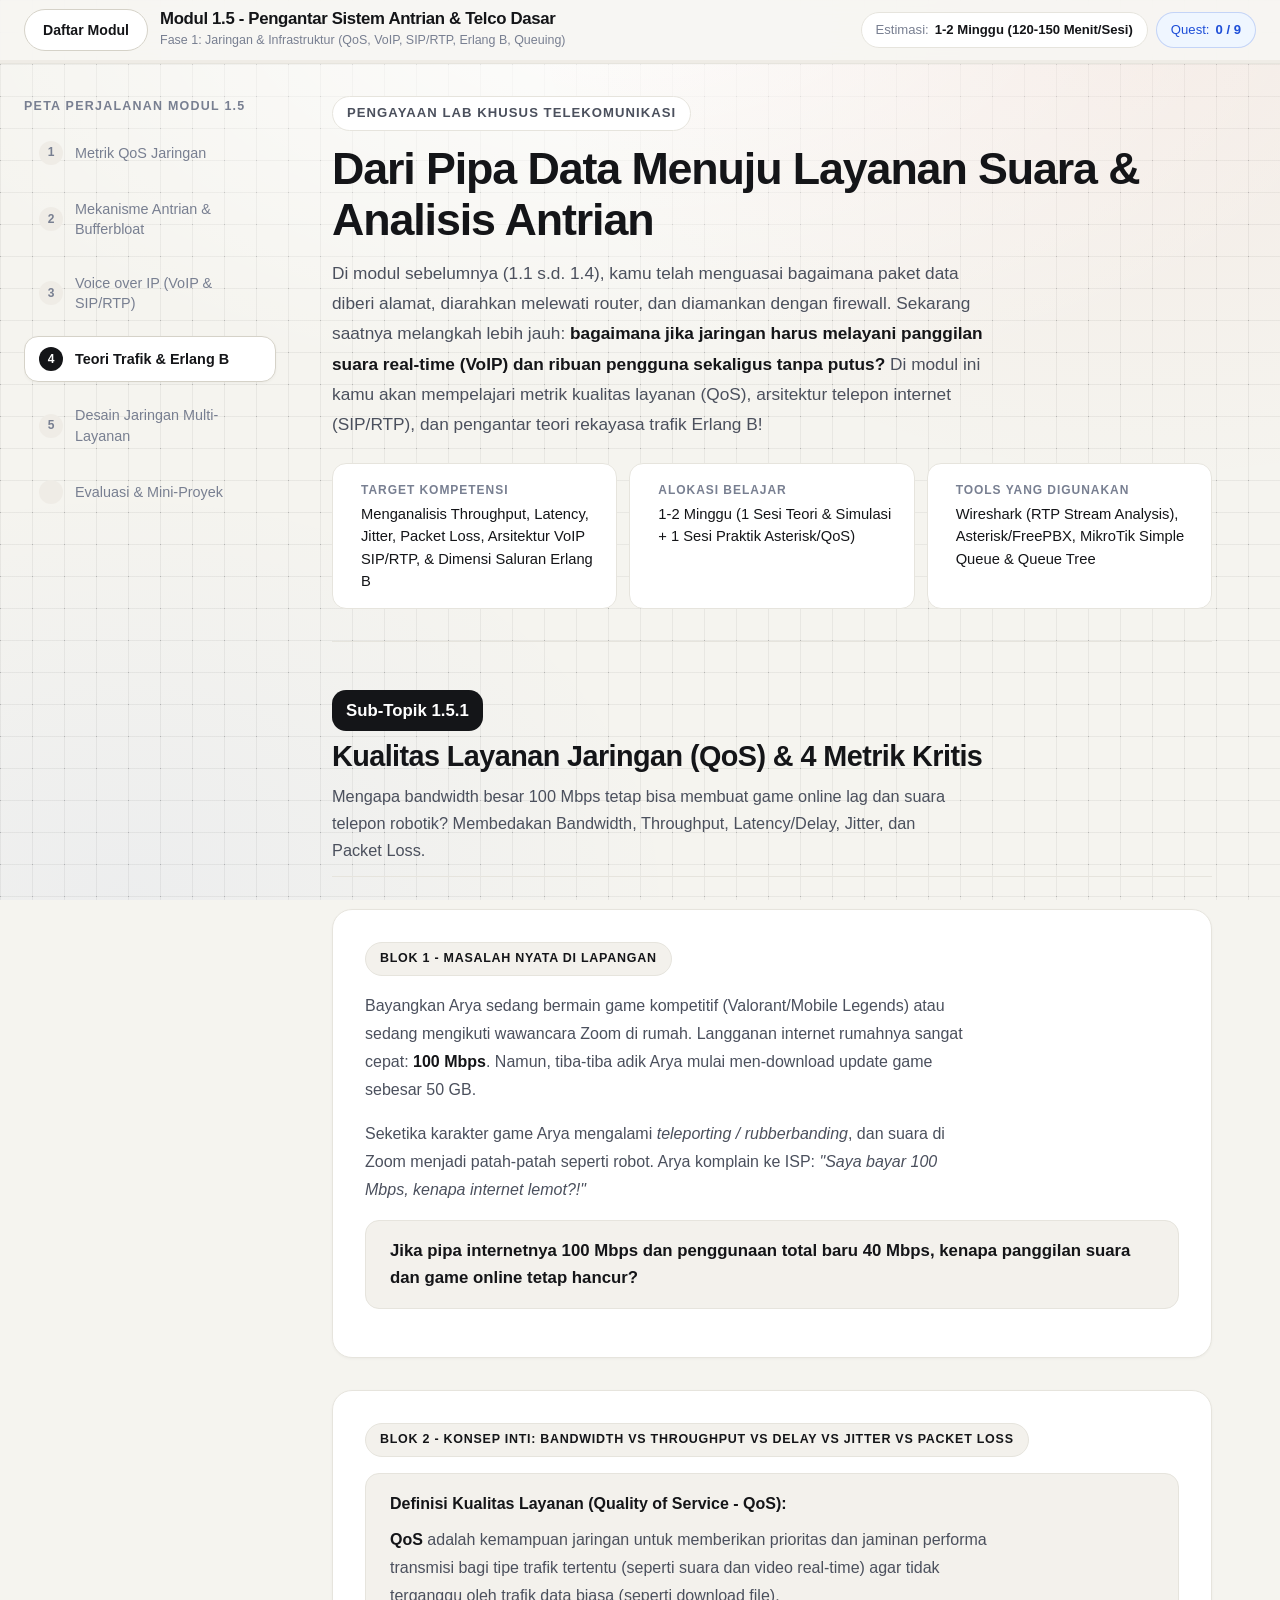
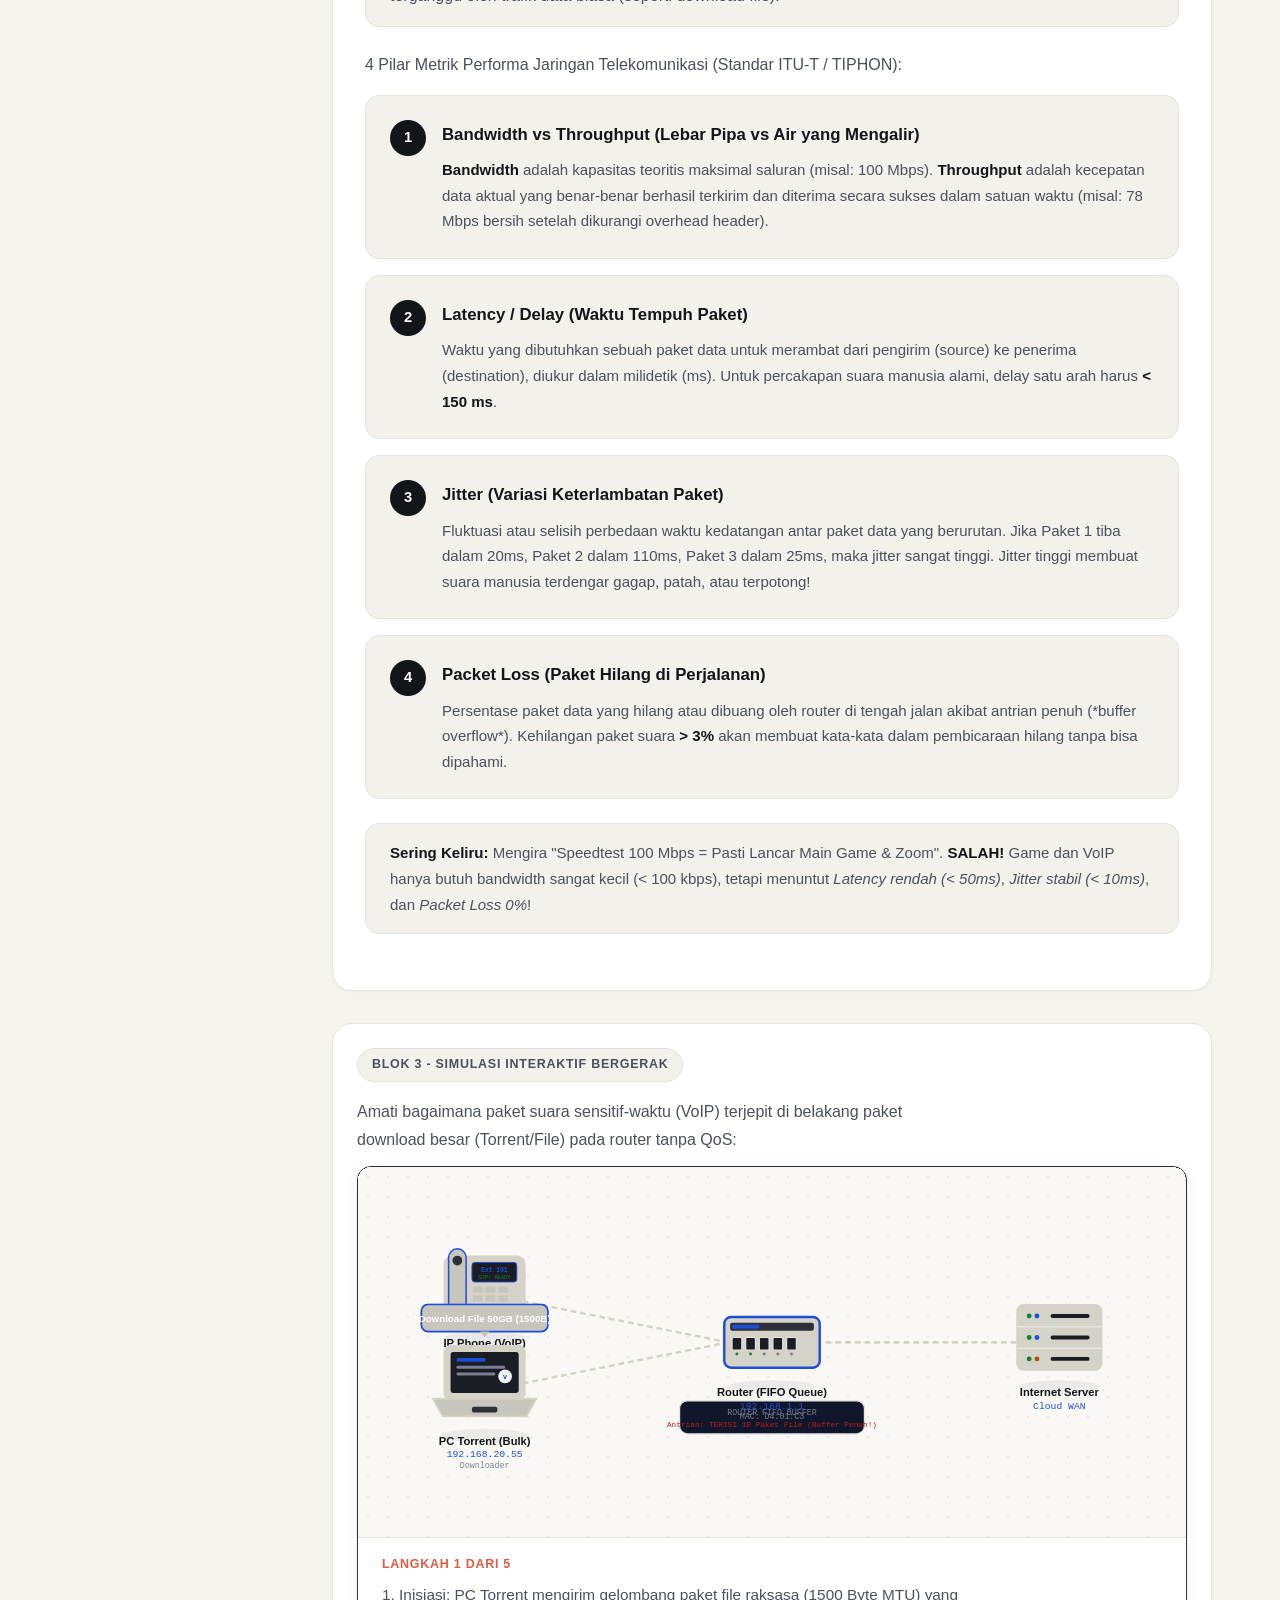
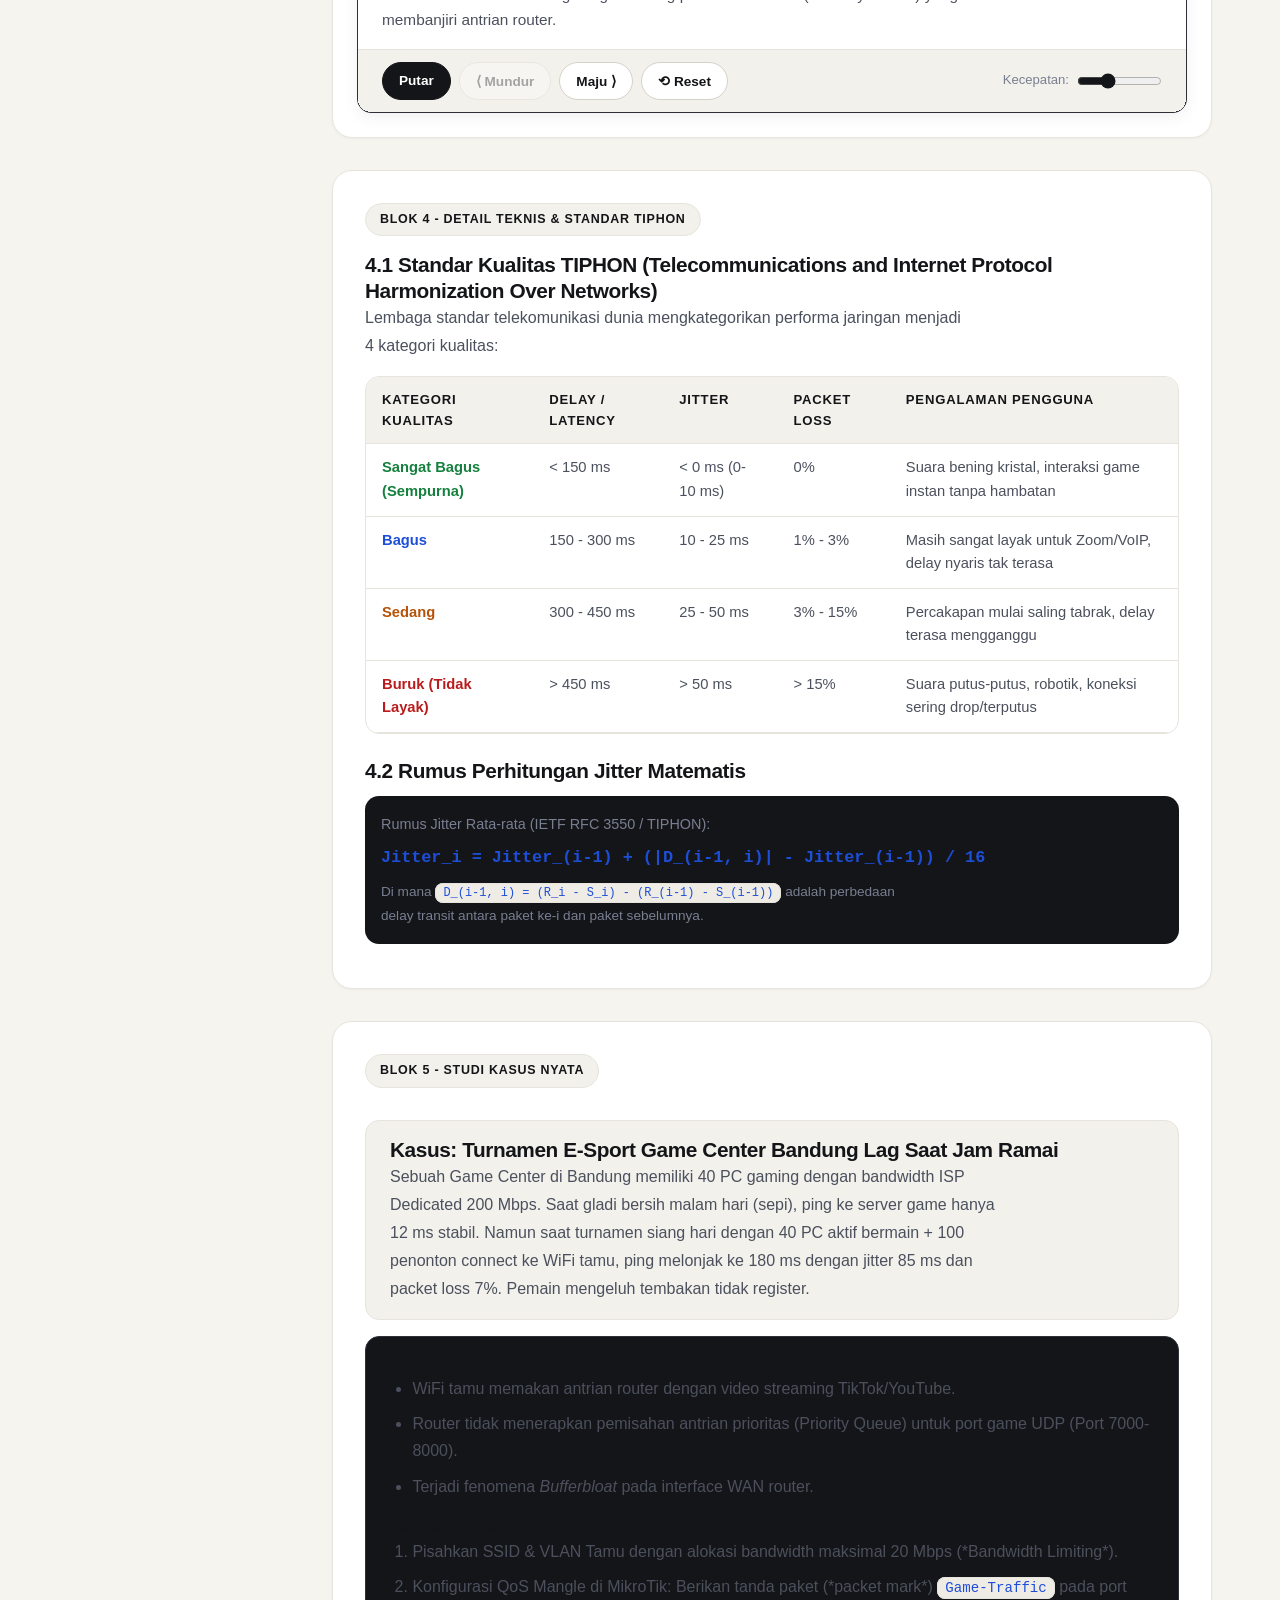
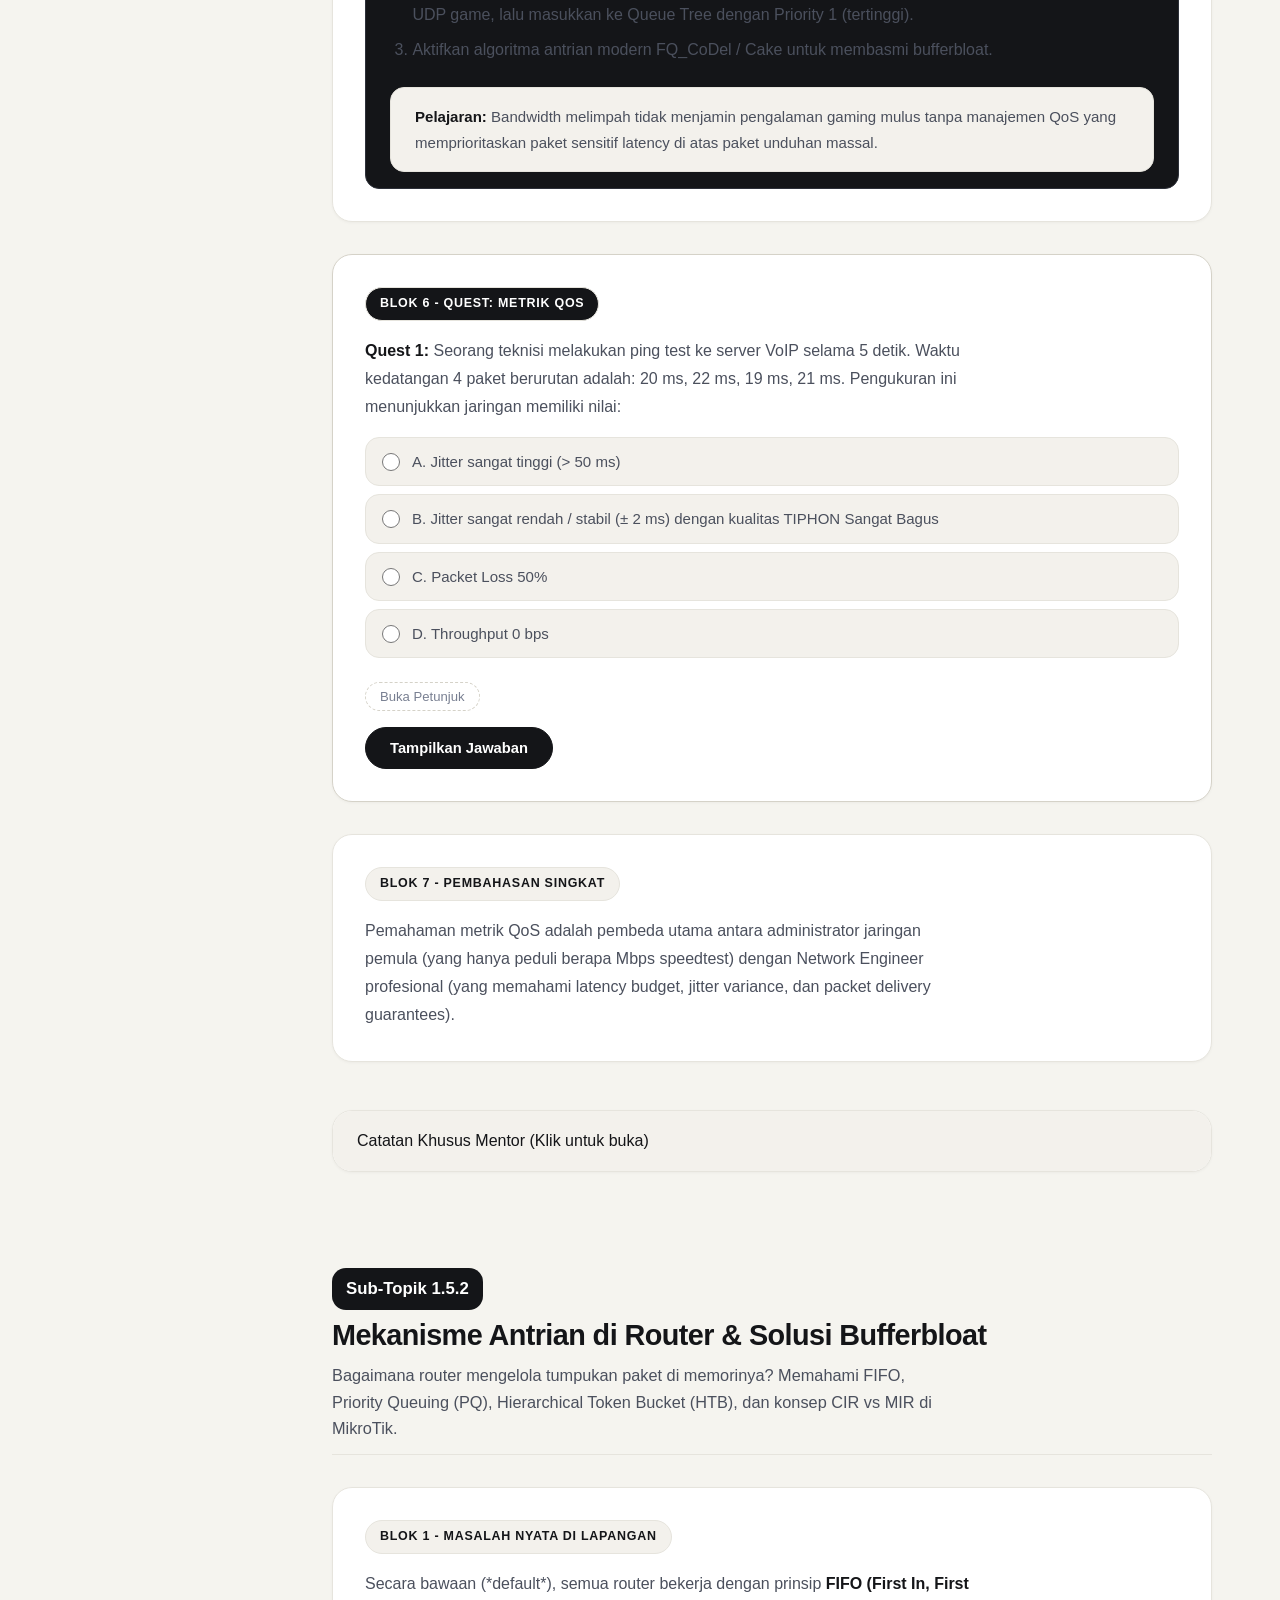
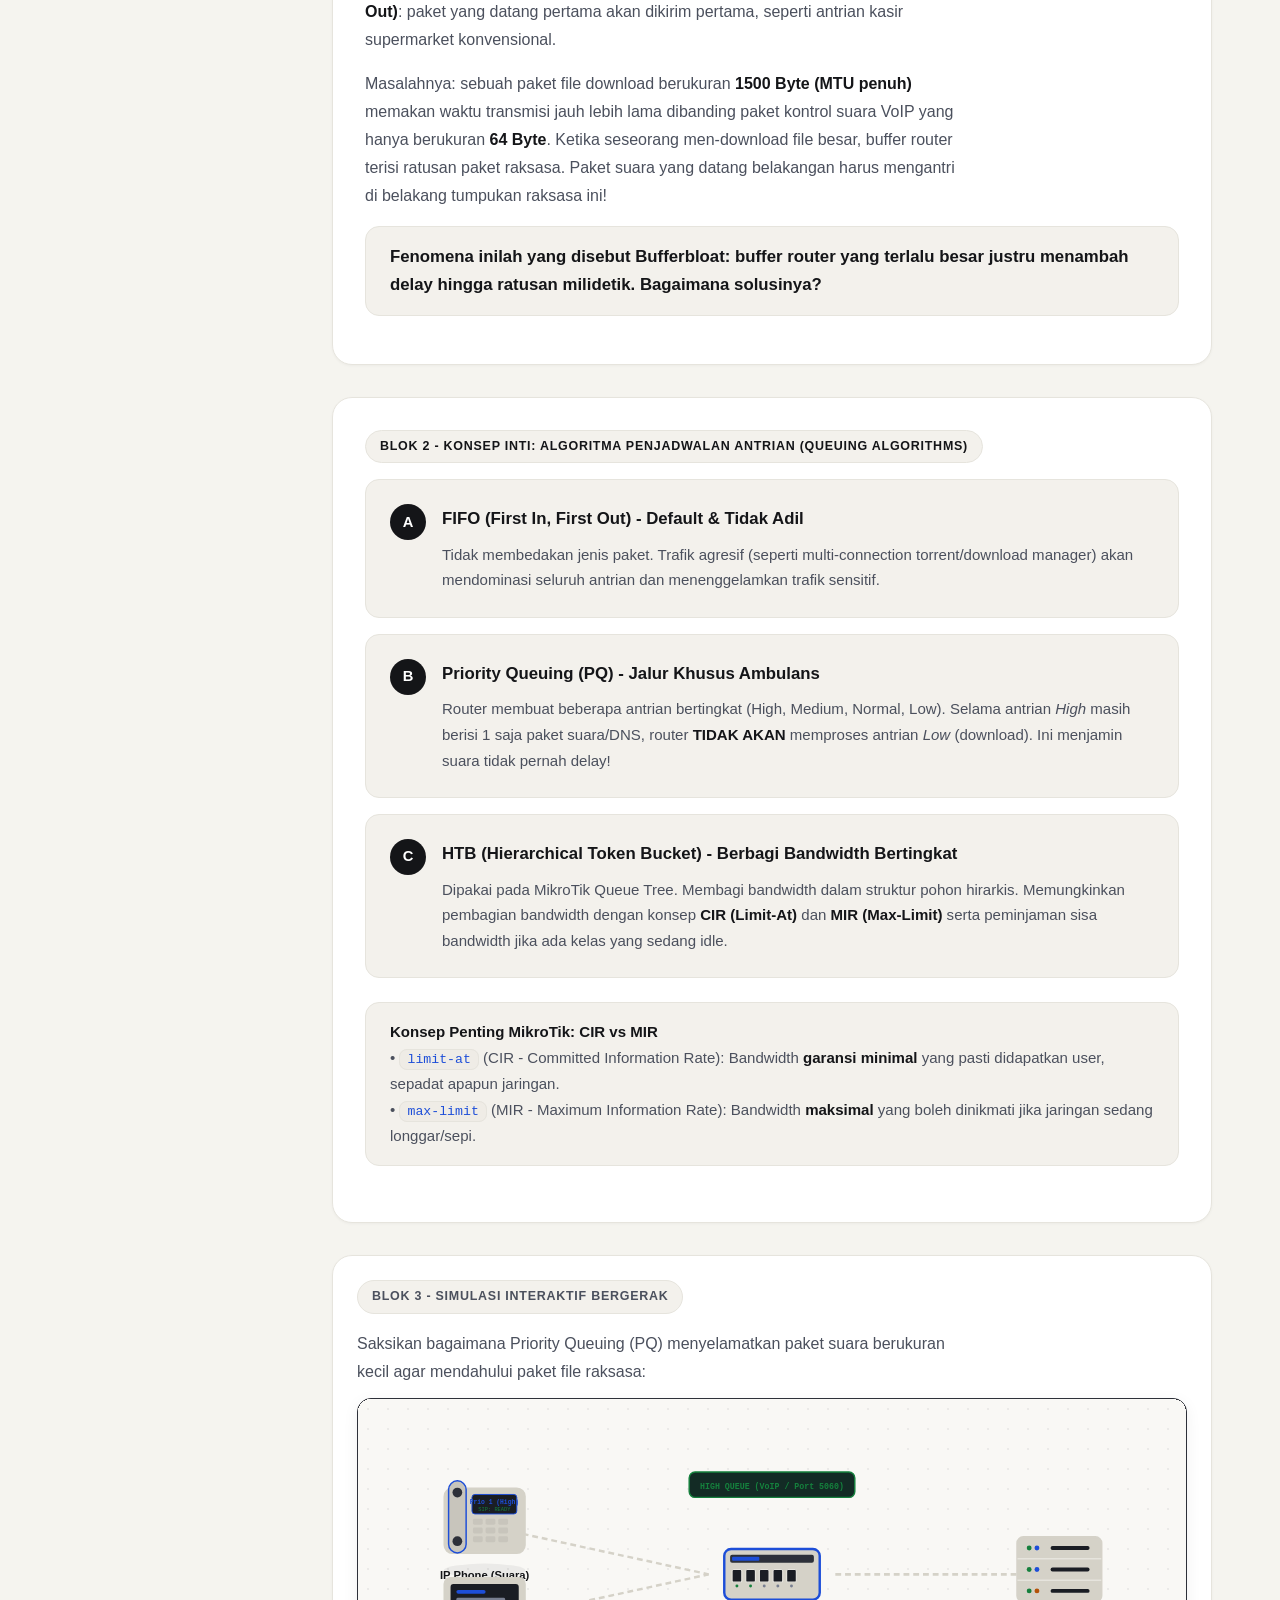
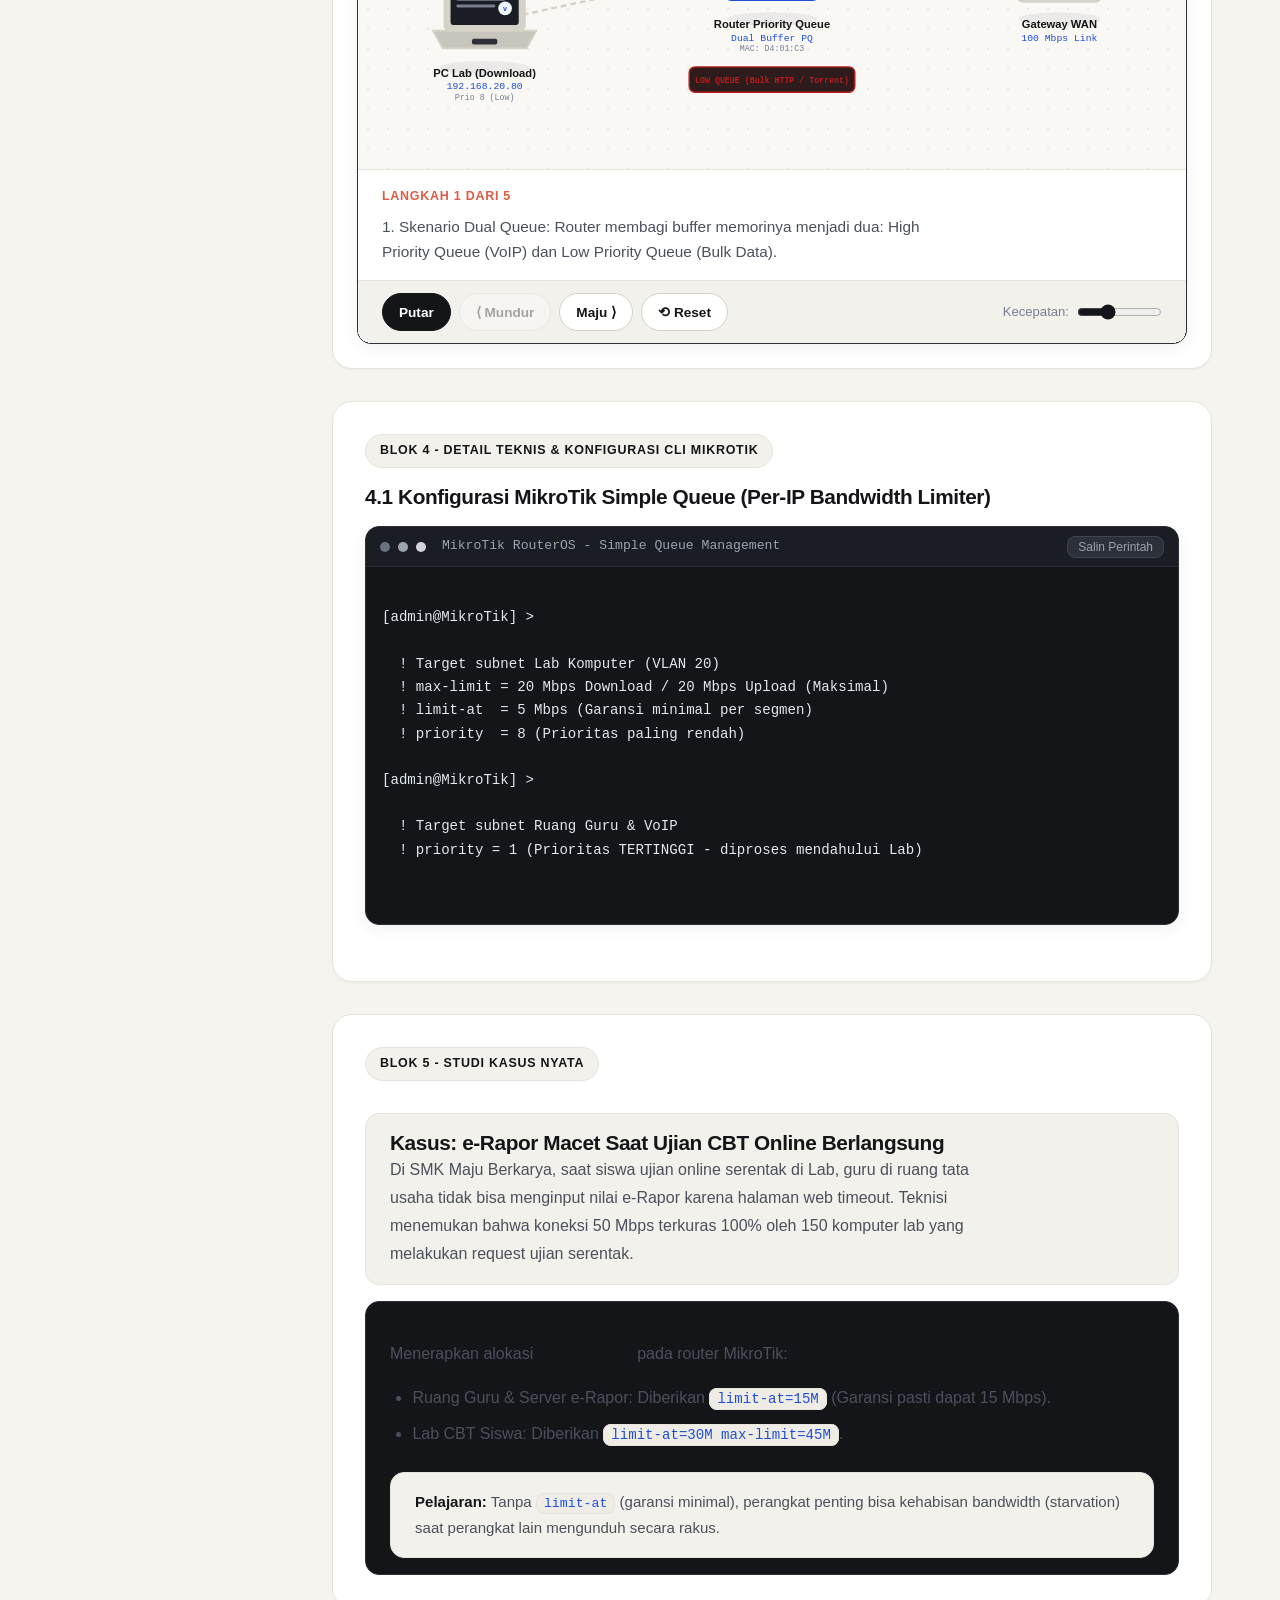
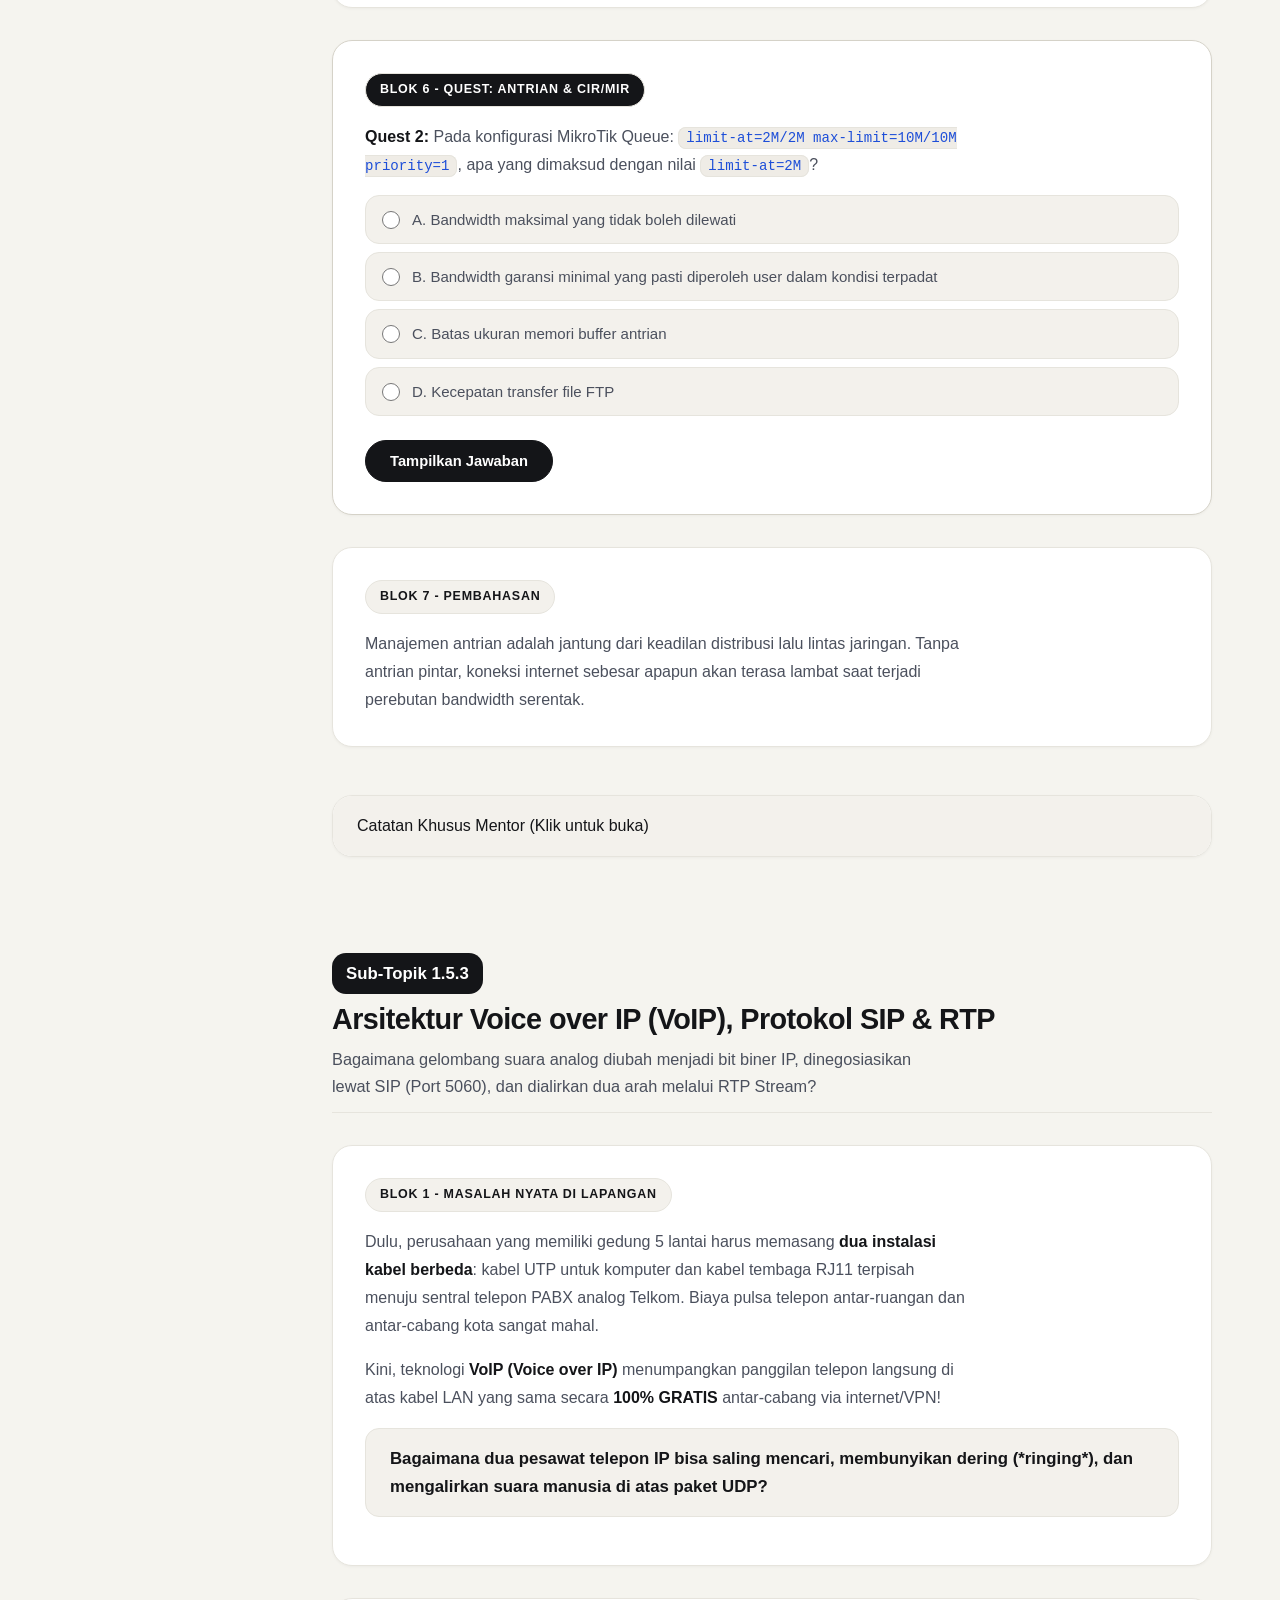
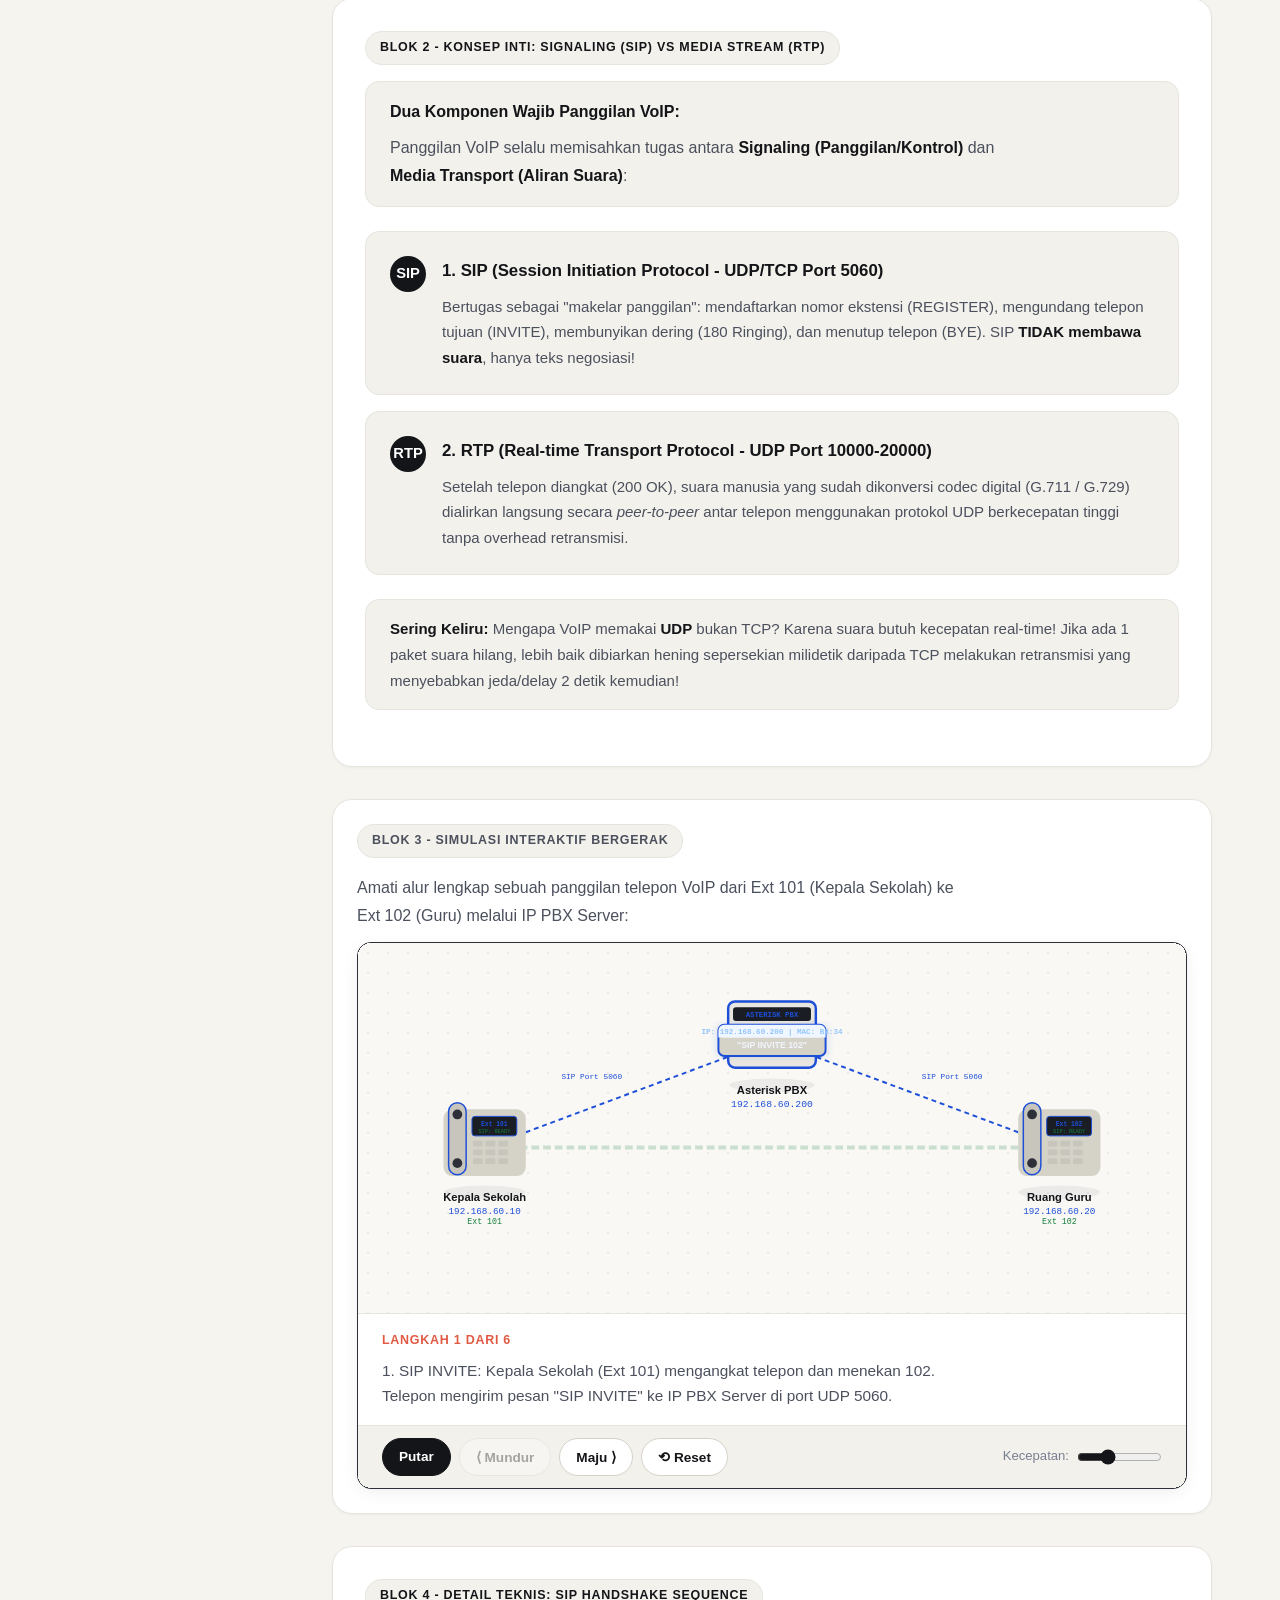
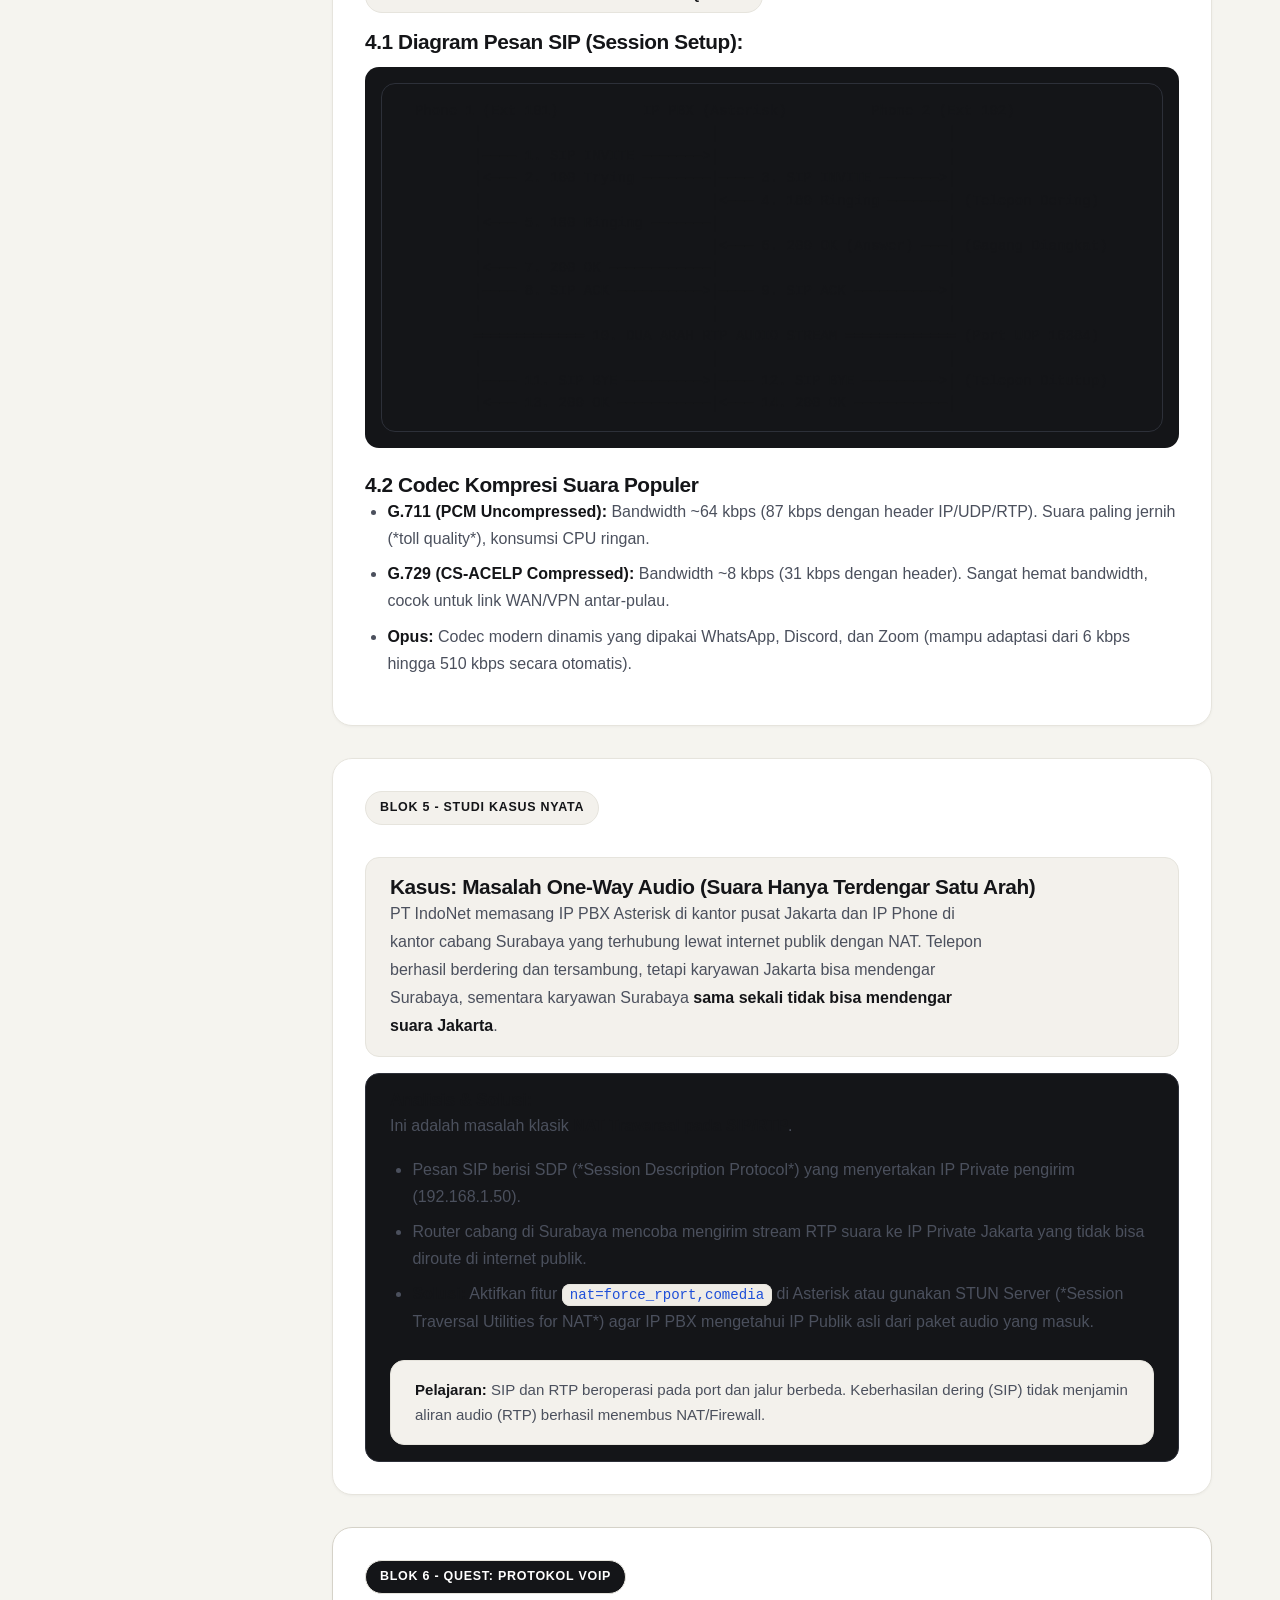
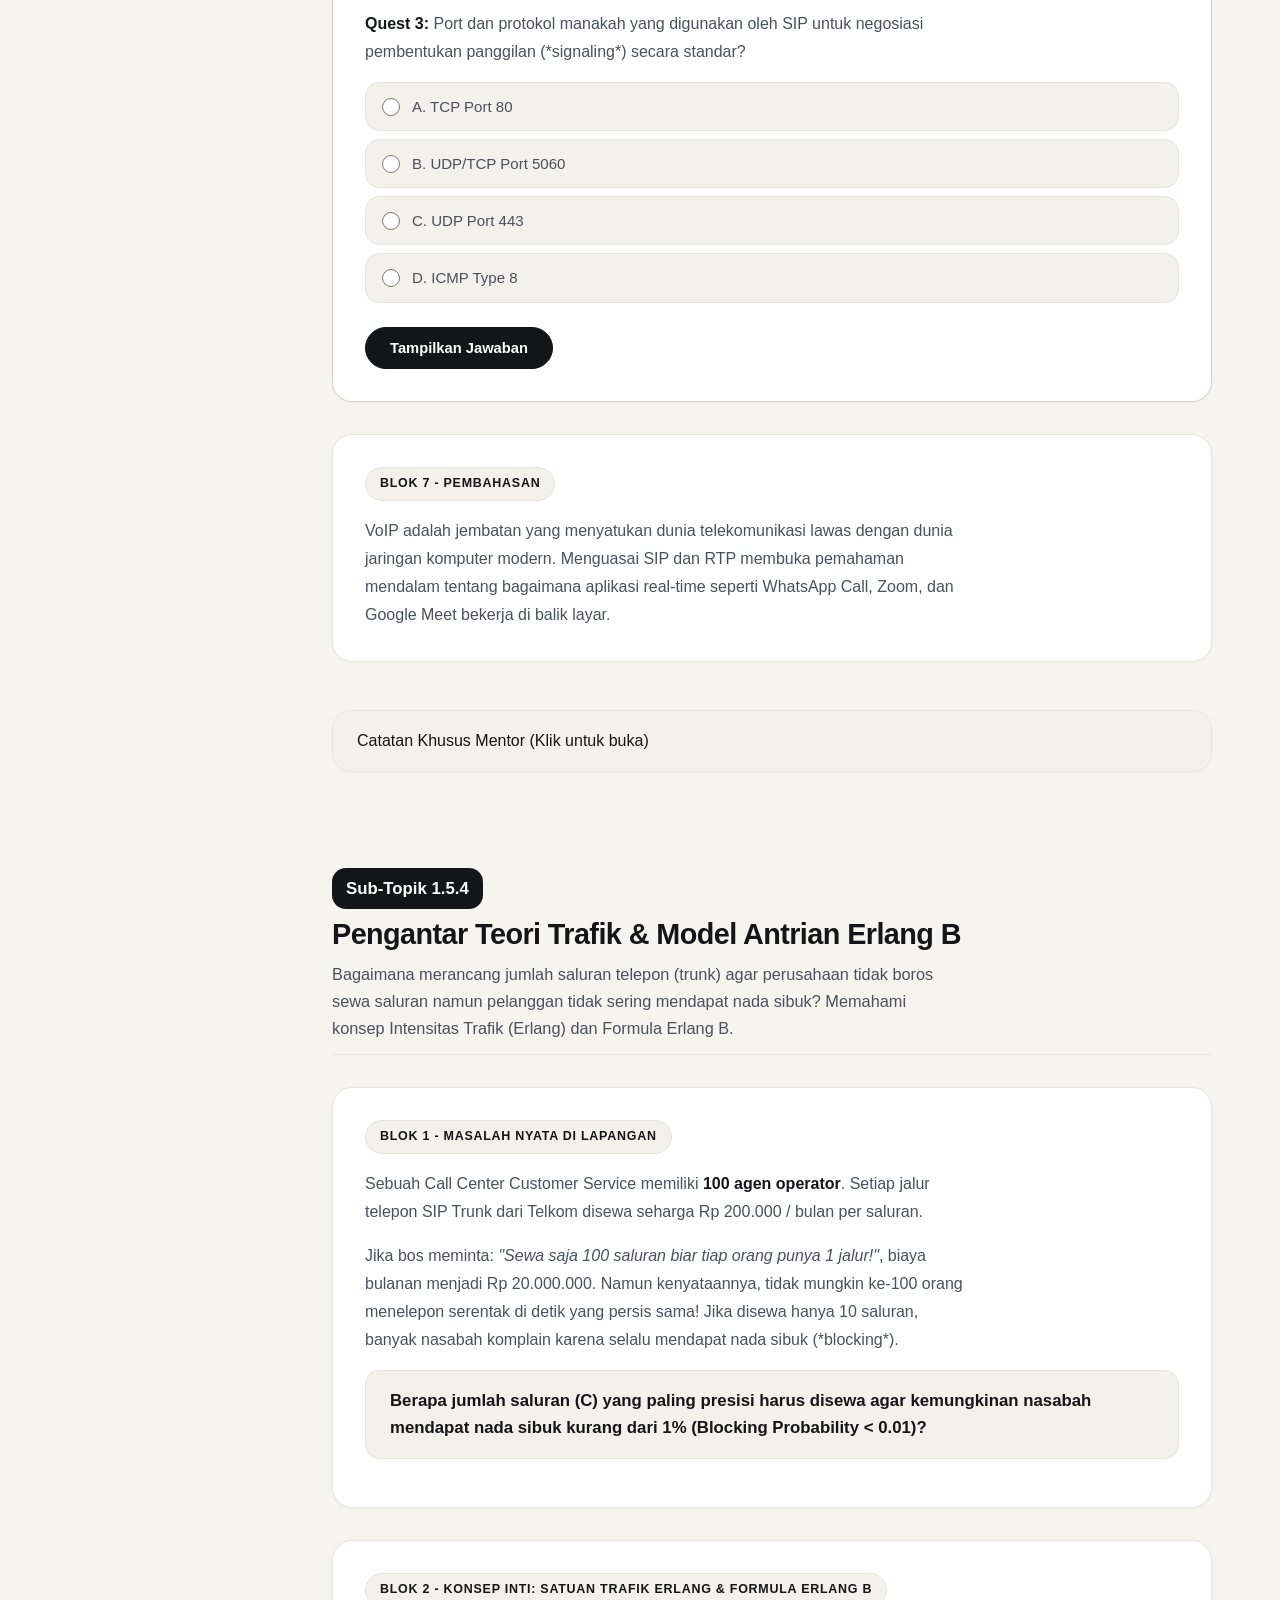
<file: Bahan-Ajar-Fase-1/modul-1-5.html>
﻿<!DOCTYPE html>
<html lang="id">
<head>
  <meta charset="UTF-8">
  <meta name="viewport" content="width=device-width, initial-scale=1.0">
  <title>Modul 1.5 - Pengantar Sistem Antrian & Telco Dasar | Bahan Ajar Mentoring</title>
  <link rel="stylesheet" href="assets/css/style.css">
</head>
<body data-module-id="modul-1-5">

  <!-- ========================================================================
       1. HEADER MODUL STICKY + PROGRESS BAR
       ======================================================================== -->
  <header class="site-header">
    <div class="header-main">
      <div class="header-left">
        <a href="index.html" class="btn-back">Daftar Modul</a>
        <div class="header-title-box">
          <h1>Modul 1.5 - Pengantar Sistem Antrian & Telco Dasar</h1>
          <span class="header-subtitle">Fase 1: Jaringan & Infrastruktur (QoS, VoIP, SIP/RTP, Erlang B, Queuing)</span>
        </div>
      </div>

      <div class="header-right">
        <span class="badge-meta">Estimasi: <strong>1-2 Minggu (120-150 Menit/Sesi)</strong></span>
        <span class="badge-meta badge-meta--quest">Quest: <strong>0 / 12</strong></span>
      </div>
    </div>

    <!-- Progress Bar Scroll Sticky -->
    <div class="progress-container">
      <div class="progress-bar" id="reading-progress"></div>
    </div>
  </header>

  <!-- ========================================================================
       2. LAYOUT UTAMA (SIDEBAR STICKY + KONTEN)
       ======================================================================== -->
  <div class="layout-wrapper">

    <!-- Sidebar Navigasi Sub-Topik (Desktop) -->
    <aside class="sidebar-nav">
      <div class="sidebar-title">Peta Perjalanan Modul 1.5</div>
      <ul class="subtopic-nav-list">
        <li class="subtopic-nav-item active">
          <a href="#subtopik-1">
            <span class="subtopic-nav-num">1</span>
            <span>Metrik QoS Jaringan</span>
          </a>
        </li>
        <li class="subtopic-nav-item">
          <a href="#subtopik-2">
            <span class="subtopic-nav-num">2</span>
            <span>Mekanisme Antrian & Bufferbloat</span>
          </a>
        </li>
        <li class="subtopic-nav-item">
          <a href="#subtopik-3">
            <span class="subtopic-nav-num">3</span>
            <span>Voice over IP (VoIP & SIP/RTP)</span>
          </a>
        </li>
        <li class="subtopic-nav-item">
          <a href="#subtopik-4">
            <span class="subtopic-nav-num">4</span>
            <span>Teori Trafik & Erlang B</span>
          </a>
        </li>
        <li class="subtopic-nav-item">
          <a href="#subtopik-5">
            <span class="subtopic-nav-num">5</span>
            <span>Desain Jaringan Multi-Layanan</span>
          </a>
        </li>
        <li class="subtopic-nav-item">
          <a href="#evaluasi-akhir">
            <span class="subtopic-nav-num"></span>
            <span>Evaluasi & Mini-Proyek</span>
          </a>
        </li>
      </ul>
    </aside>

    <!-- Konten Utama Modul -->
    <main class="content-area">

      <!-- HERO SECTION -->
      <section class="modul-hero">
        <span class="modul-hero__eyebrow">PENGAYAAN LAB KHUSUS TELEKOMUNIKASI</span>
        <h2 class="modul-hero__title">Dari Pipa Data Menuju Layanan Suara & Analisis Antrian</h2>
        <p class="modul-hero__desc">
          Di modul sebelumnya (1.1 s.d. 1.4), kamu telah menguasai bagaimana paket data diberi alamat, diarahkan melewati router, dan diamankan dengan firewall. Sekarang saatnya melangkah lebih jauh: <strong>bagaimana jika jaringan harus melayani panggilan suara real-time (VoIP) dan ribuan pengguna sekaligus tanpa putus?</strong> Di modul ini kamu akan mempelajari metrik kualitas layanan (QoS), arsitektur telepon internet (SIP/RTP), dan pengantar teori rekayasa trafik Erlang B!
        </p>

        <div class="modul-meta-grid">
          <div class="meta-card">
            <div class="meta-card__icon"></div>
            <div class="meta-card__body">
              <div class="meta-card__label">Target Kompetensi</div>
              <div class="meta-card__value">Menganalisis Throughput, Latency, Jitter, Packet Loss, Arsitektur VoIP SIP/RTP, & Dimensi Saluran Erlang B</div>
            </div>
          </div>
          <div class="meta-card">
            <div class="meta-card__icon"></div>
            <div class="meta-card__body">
              <div class="meta-card__label">Alokasi Belajar</div>
              <div class="meta-card__value">1-2 Minggu (1 Sesi Teori & Simulasi + 1 Sesi Praktik Asterisk/QoS)</div>
            </div>
          </div>
          <div class="meta-card">
            <div class="meta-card__icon"></div>
            <div class="meta-card__body">
              <div class="meta-card__label">Tools yang Digunakan</div>
              <div class="meta-card__value">Wireshark (RTP Stream Analysis), Asterisk/FreePBX, MikroTik Simple Queue & Queue Tree</div>
            </div>
          </div>
        </div>
      </section>


      <!-- ====================================================================
           SUB-TOPIK 1.5.1: METRIK KUALITAS LAYANAN JARINGAN (QOS)
           ==================================================================== -->
      <section class="subtopic-section" id="subtopik-1">
        <div class="subtopic-header">
          <span class="subtopic-number">Sub-Topik 1.5.1</span>
          <h2>Kualitas Layanan Jaringan (QoS) & 4 Metrik Kritis</h2>
          <p class="subtopic-lead">
            Mengapa bandwidth besar 100 Mbps tetap bisa membuat game online lag dan suara telepon robotik? Membedakan Bandwidth, Throughput, Latency/Delay, Jitter, dan Packet Loss.
          </p>
        </div>

        <!-- BLOK 1: MASALAH -->
        <div class="block-card block--hook">
          <span class="block-badge">Blok 1 - Masalah Nyata di Lapangan</span>
          <p>
            Bayangkan Arya sedang bermain game kompetitif (Valorant/Mobile Legends) atau sedang mengikuti wawancara Zoom di rumah. Langganan internet rumahnya sangat cepat: <strong>100 Mbps</strong>. Namun, tiba-tiba adik Arya mulai men-download update game sebesar 50 GB.
          </p>
          <p>
            Seketika karakter game Arya mengalami <em>teleporting / rubberbanding</em>, dan suara di Zoom menjadi patah-patah seperti robot. Arya komplain ke ISP: <em>"Saya bayar 100 Mbps, kenapa internet lemot?!"</em>
          </p>
          <div class="hook-question">
            Jika pipa internetnya 100 Mbps dan penggunaan total baru 40 Mbps, kenapa panggilan suara dan game online tetap hancur?
          </div>
        </div>

        <!-- BLOK 2: KONSEP -->
        <div class="block-card block--concept">
          <span class="block-badge">Blok 2 - Konsep Inti: Bandwidth vs Throughput vs Delay vs Jitter vs Packet Loss</span>

          <div class="definition-box">
            <div class="definition-title">Definisi Kualitas Layanan (Quality of Service - QoS):</div>
            <p style="margin: 0;">
              <strong>QoS</strong> adalah kemampuan jaringan untuk memberikan prioritas dan jaminan performa transmisi bagi tipe trafik tertentu (seperti suara dan video real-time) agar tidak terganggu oleh trafik data biasa (seperti download file).
            </p>
          </div>

          <p style="margin-top: 14px;">4 Pilar Metrik Performa Jaringan Telekomunikasi (Standar ITU-T / TIPHON):</p>

          <div class="step-card">
            <div class="step-number">1</div>
            <div class="step-body">
              <div class="step-title">Bandwidth vs Throughput (Lebar Pipa vs Air yang Mengalir)</div>
              <div class="step-why">
                <strong>Bandwidth</strong> adalah kapasitas teoritis maksimal saluran (misal: 100 Mbps). <strong>Throughput</strong> adalah kecepatan data aktual yang benar-benar berhasil terkirim dan diterima secara sukses dalam satuan waktu (misal: 78 Mbps bersih setelah dikurangi overhead header).
              </div>
            </div>
          </div>

          <div class="step-card">
            <div class="step-number">2</div>
            <div class="step-body">
              <div class="step-title">Latency / Delay (Waktu Tempuh Paket)</div>
              <div class="step-why">
                Waktu yang dibutuhkan sebuah paket data untuk merambat dari pengirim (source) ke penerima (destination), diukur dalam milidetik (ms). Untuk percakapan suara manusia alami, delay satu arah harus <strong>&lt; 150 ms</strong>.
              </div>
            </div>
          </div>

          <div class="step-card">
            <div class="step-number">3</div>
            <div class="step-body">
              <div class="step-title">Jitter (Variasi Keterlambatan Paket)</div>
              <div class="step-why">
                Fluktuasi atau selisih perbedaan waktu kedatangan antar paket data yang berurutan. Jika Paket 1 tiba dalam 20ms, Paket 2 dalam 110ms, Paket 3 dalam 25ms, maka jitter sangat tinggi. Jitter tinggi membuat suara manusia terdengar gagap, patah, atau terpotong!
              </div>
            </div>
          </div>

          <div class="step-card">
            <div class="step-number">4</div>
            <div class="step-body">
              <div class="step-title">Packet Loss (Paket Hilang di Perjalanan)</div>
              <div class="step-why">
                Persentase paket data yang hilang atau dibuang oleh router di tengah jalan akibat antrian penuh (*buffer overflow*). Kehilangan paket suara <strong>&gt; 3%</strong> akan membuat kata-kata dalam pembicaraan hilang tanpa bisa dipahami.
              </div>
            </div>
          </div>

          <div class="callout callout--warning">
            <strong>Sering Keliru:</strong> Mengira "Speedtest 100 Mbps = Pasti Lancar Main Game & Zoom". <strong>SALAH!</strong> Game dan VoIP hanya butuh bandwidth sangat kecil (&lt; 100 kbps), tetapi menuntut <em>Latency rendah (&lt; 50ms)</em>, <em>Jitter stabil (&lt; 10ms)</em>, dan <em>Packet Loss 0%</em>!
          </div>
        </div>

        <!-- BLOK 3: SIMULASI BERGERAK -->
        <div class="block-card block--sim">
          <span class="block-badge">Blok 3 - Simulasi Interaktif Bergerak</span>
          <p style="margin-bottom: 12px;">
            Amati bagaimana paket suara sensitif-waktu (VoIP) terjepit di belakang paket download besar (Torrent/File) pada router tanpa QoS:
          </p>

          <div class="sim-container" id="sim-qos-metrics">
            <div class="sim__stage">
              <svg viewBox="0 0 850 380" preserveAspectRatio="xMidYMid meet">
                <!-- Kabel & Jalur -->
                <line x1="130" y1="130" x2="380" y2="180" stroke="var(--border-light)" stroke-width="2.5" stroke-dasharray="6,4" />
                <line x1="130" y1="230" x2="380" y2="180" stroke="var(--border-light)" stroke-width="2.5" stroke-dasharray="6,4" />
                <line x1="480" y1="180" x2="720" y2="180" stroke="var(--border-light)" stroke-width="3" stroke-dasharray="6,4" />
                
                <!-- Buffer Queue Visualizer di Router -->
                <rect x="330" y="240" width="190" height="34" rx="8" fill="#11172A" stroke="var(--border)" stroke-width="1.5" />
                <text x="425" y="255" text-anchor="middle" fill="var(--text-muted)" font-size="8.5" font-family="var(--font-mono)">ROUTER FIFO BUFFER</text>
                <text id="qos-queue-status" x="425" y="267" text-anchor="middle" fill="var(--warning)" font-size="8" font-family="var(--font-mono)">Antrian: Kosong</text>

                <!-- Nodes -->
                <g id="qos-node-voip" data-cx="130" data-cy="130" transform="translate(65, 60)"></g>
                <g id="qos-node-torrent" data-cx="130" data-cy="230" transform="translate(65, 160)"></g>
                <g id="qos-node-router" data-cx="425" data-cy="180" transform="translate(360, 110)"></g>
                <g id="qos-node-dest" data-cx="720" data-cy="180" transform="translate(655, 110)"></g>
              </svg>
            </div>

            <div class="sim__narration">
              <span class="sim__step-badge">Langkah 1 dari 5</span>
              <p class="sim__text">Dua sumber trafik aktif bersamaan: Telepon IP (VoIP) dan PC yang mendownload file raksasa...</p>
            </div>

            <div class="sim__controls">
              <div class="sim-btn-group">
                <button class="btn-sim btn-sim--primary" data-action="play">Putar</button>
                <button class="btn-sim" data-action="prev">⟨ Mundur</button>
                <button class="btn-sim" data-action="next">Maju ⟩</button>
                <button class="btn-sim" data-action="reset">⟲ Reset</button>
              </div>
              <div class="sim-speed-box">
                <span>Kecepatan:</span>
                <input type="range" class="sim-speed-slider" data-action="speed" min="0.5" max="2" step="0.25" value="1">
              </div>
            </div>
          </div>
        </div>

        <!-- BLOK 4: DETAIL TEKNIS -->
        <div class="block-card block--detail">
          <span class="block-badge">Blok 4 - Detail Teknis & Standar TIPHON</span>

          <h3>4.1 Standar Kualitas TIPHON (Telecommunications and Internet Protocol Harmonization Over Networks)</h3>
          <p>Lembaga standar telekomunikasi dunia mengkategorikan performa jaringan menjadi 4 kategori kualitas:</p>

          <table class="data-table">
            <thead>
              <tr>
                <th>Kategori Kualitas</th>
                <th>Delay / Latency</th>
                <th>Jitter</th>
                <th>Packet Loss</th>
                <th>Pengalaman Pengguna</th>
              </tr>
            </thead>
            <tbody>
              <tr>
                <td><strong style="color: var(--success);">Sangat Bagus (Sempurna)</strong></td>
                <td>&lt; 150 ms</td>
                <td>&lt; 0 ms (0-10 ms)</td>
                <td>0%</td>
                <td>Suara bening kristal, interaksi game instan tanpa hambatan</td>
              </tr>
              <tr>
                <td><strong style="color: var(--info);">Bagus</strong></td>
                <td>150 - 300 ms</td>
                <td>10 - 25 ms</td>
                <td>1% - 3%</td>
                <td>Masih sangat layak untuk Zoom/VoIP, delay nyaris tak terasa</td>
              </tr>
              <tr>
                <td><strong style="color: var(--warning);">Sedang</strong></td>
                <td>300 - 450 ms</td>
                <td>25 - 50 ms</td>
                <td>3% - 15%</td>
                <td>Percakapan mulai saling tabrak, delay terasa mengganggu</td>
              </tr>
              <tr>
                <td><strong style="color: var(--danger);">Buruk (Tidak Layak)</strong></td>
                <td>&gt; 450 ms</td>
                <td>&gt; 50 ms</td>
                <td>&gt; 15%</td>
                <td>Suara putus-putus, robotik, koneksi sering drop/terputus</td>
              </tr>
            </tbody>
          </table>

          <h3 style="margin-top: var(--space-5);">4.2 Rumus Perhitungan Jitter Matematis</h3>
          <div style="background: var(--bg-dark); border-radius: var(--radius-md); padding: var(--space-4); margin: var(--space-3) 0;">
            <p style="color: var(--text-muted); margin-bottom: 6px; font-size: 0.9rem;">Rumus Jitter Rata-rata (IETF RFC 3550 / TIPHON):</p>
            <div style="font-family: var(--font-mono); font-size: 1.05rem; color: var(--info); font-weight: bold;">
              Jitter_i = Jitter_(i-1) + (|D_(i-1, i)| - Jitter_(i-1)) / 16
            </div>
            <p style="color: var(--text-dim); margin-top: 8px; font-size: 0.85rem;">
              Di mana <code>D_(i-1, i) = (R_i - S_i) - (R_(i-1) - S_(i-1))</code> adalah perbedaan delay transit antara paket ke-i dan paket sebelumnya.
            </p>
          </div>
        </div>

        <!-- BLOK 5: STUDI KASUS -->
        <div class="block-card block--casestudy">
          <span class="block-badge">Blok 5 - Studi Kasus Nyata</span>
          <div class="case-context">
            <h3>Kasus: Turnamen E-Sport Game Center Bandung Lag Saat Jam Ramai</h3>
            <p>
              Sebuah Game Center di Bandung memiliki 40 PC gaming dengan bandwidth ISP Dedicated 200 Mbps. Saat gladi bersih malam hari (sepi), ping ke server game hanya 12 ms stabil. Namun saat turnamen siang hari dengan 40 PC aktif bermain + 100 penonton connect ke WiFi tamu, ping melonjak ke 180 ms dengan jitter 85 ms dan packet loss 7%. Pemain mengeluh tembakan tidak register.
            </p>
          </div>
          <div class="case-solution">
            <h4>Penyebab Masalah:</h4>
            <ul>
              <li>WiFi tamu memakan antrian router dengan video streaming TikTok/YouTube.</li>
              <li>Router tidak menerapkan pemisahan antrian prioritas (Priority Queue) untuk port game UDP (Port 7000-8000).</li>
              <li>Terjadi fenomena <em>Bufferbloat</em> pada interface WAN router.</li>
            </ul>
            <h4>Solusi Terapan:</h4>
            <ol>
              <li>Pisahkan SSID & VLAN Tamu dengan alokasi bandwidth maksimal 20 Mbps (*Bandwidth Limiting*).</li>
              <li>Konfigurasi QoS Mangle di MikroTik: Berikan tanda paket (*packet mark*) <code>Game-Traffic</code> pada port UDP game, lalu masukkan ke Queue Tree dengan Priority 1 (tertinggi).</li>
              <li>Aktifkan algoritma antrian modern FQ_CoDel / Cake untuk membasmi bufferbloat.</li>
            </ol>
            <div class="case-lesson">
              <strong>Pelajaran:</strong> Bandwidth melimpah tidak menjamin pengalaman gaming mulus tanpa manajemen QoS yang memprioritaskan paket sensitif latency di atas paket unduhan massal.
            </div>
          </div>
        </div>

        <!-- BLOK 6: QUEST -->
        <div class="block-card block--quest" id="quest-1-5-1" data-quest-id="quest-1-5-1">
          <span class="block-badge">Blok 6 - Quest: Metrik QoS</span>
          <div class="quest-body">
            <p><strong>Quest 1:</strong> Seorang teknisi melakukan ping test ke server VoIP selama 5 detik. Waktu kedatangan 4 paket berurutan adalah: 20 ms, 22 ms, 19 ms, 21 ms. Pengukuran ini menunjukkan jaringan memiliki nilai:</p>
            <div class="quest-options" style="margin-top: var(--space-3);">
              <label class="quest-option"><input type="radio" name="q151" value="a"> A. Jitter sangat tinggi (&gt; 50 ms)</label>
              <label class="quest-option"><input type="radio" name="q151" value="b"> B. Jitter sangat rendah / stabil (± 2 ms) dengan kualitas TIPHON Sangat Bagus</label>
              <label class="quest-option"><input type="radio" name="q151" value="c"> C. Packet Loss 50%</label>
              <label class="quest-option"><input type="radio" name="q151" value="d"> D. Throughput 0 bps</label>
            </div>
            <button class="quest-hint-toggle"> Buka Petunjuk</button>
            <div class="quest-hint-content" style="display:none;">
              Hitung selisih antar angka waktu kedatangan: |20 - 22| = 2, |22 - 19| = 3, |19 - 21| = 2. Apakah selisihnya besar atau kecil?
            </div>
          </div>
          <button class="btn-reveal">Tampilkan Jawaban</button>
          <div class="quest-solution" style="display:none;">
            <h4> Jawaban: B - Jitter sangat rendah / stabil (± 2 ms)</h4>
            <p>Variasi waktu kedatangan paket berkisar antara 19 ms hingga 22 ms (hanya berfluktuasi 2-3 ms). Menurut standar TIPHON, jitter di bawah 10 ms tergolong <strong>Kategori Sangat Bagus</strong>, ideal untuk panggilan suara dan game tanpa distorsi.</p>
            <button class="btn-quest-retry">Coba Lagi</button>
          </div>
        </div>

        <!-- BLOK 7: PEMBAHASAN -->
        <div class="block-card block--review">
          <span class="block-badge">Blok 7 - Pembahasan Singkat</span>
          <p>
            Pemahaman metrik QoS adalah pembeda utama antara administrator jaringan pemula (yang hanya peduli berapa Mbps speedtest) dengan Network Engineer profesional (yang memahami latency budget, jitter variance, dan packet delivery guarantees).
          </p>
        </div>

        <!-- Panel Catatan Mentor -->
        <div class="mentor-panel">
          <div class="mentor-panel__header"> Catatan Khusus Mentor (Klik untuk buka)</div>
          <div class="mentor-panel__body">
            <p><strong>Estimasi waktu:</strong> 35-45 menit untuk sub-topik ini.</p>
            <p><strong>Poin kunci:</strong> Menyadarkan adikmu bahwa Bandwidth ≠ Kecepatan/Latency. Bandwidth adalah lebar jalan tol, Latency adalah kecepatan mobil sampai, Jitter adalah kestabilan laju mobil.</p>
            <p><strong>Naskah pembuka:</strong> "Pernah gak kamu main game sambil ada yang nonton YouTube di rumah, terus karakter game-mu teleport-teleport? Padahal internetnya 50 Mbps. Kenapa bisa begitu? Hari ini kita pelajari 4 angka rahasia di balik fenomena itu."</p>
            <p><strong> Pertanyaan pemantik:</strong> "Kalau kamu disuruh milih: internet 1 Gbps tapi delay 300 ms, atau internet 10 Mbps tapi delay 5 ms, mana yang kamu pilih buat main game FPS online? Kenapa?"</p>
            <p><strong>Miskonsepsi umum:</strong> Siswa sering mengira 'Throughput' sama persis dengan 'Bandwidth paket langganan'. Jelaskan adanya TCP header overhead, retransmisi, dan packet loss.</p>
          </div>
        </div>
      </section>


      <!-- ====================================================================
           SUB-TOPIK 1.5.2: MEKANISME ANTRIAN PAKET & BUFFERBLOAT
           ==================================================================== -->
      <section class="subtopic-section" id="subtopik-2">
        <div class="subtopic-header">
          <span class="subtopic-number">Sub-Topik 1.5.2</span>
          <h2>Mekanisme Antrian di Router & Solusi Bufferbloat</h2>
          <p class="subtopic-lead">
            Bagaimana router mengelola tumpukan paket di memorinya? Memahami FIFO, Priority Queuing (PQ), Hierarchical Token Bucket (HTB), dan konsep CIR vs MIR di MikroTik.
          </p>
        </div>

        <!-- BLOK 1: MASALAH -->
        <div class="block-card block--hook">
          <span class="block-badge">Blok 1 - Masalah Nyata di Lapangan</span>
          <p>
            Secara bawaan (*default*), semua router bekerja dengan prinsip <strong>FIFO (First In, First Out)</strong>: paket yang datang pertama akan dikirim pertama, seperti antrian kasir supermarket konvensional.
          </p>
          <p>
            Masalahnya: sebuah paket file download berukuran <strong>1500 Byte (MTU penuh)</strong> memakan waktu transmisi jauh lebih lama dibanding paket kontrol suara VoIP yang hanya berukuran <strong>64 Byte</strong>. Ketika seseorang men-download file besar, buffer router terisi ratusan paket raksasa. Paket suara yang datang belakangan harus mengantri di belakang tumpukan raksasa ini!
          </p>
          <div class="hook-question">
            Fenomena inilah yang disebut <strong>Bufferbloat</strong>: buffer router yang terlalu besar justru menambah delay hingga ratusan milidetik. Bagaimana solusinya?
          </div>
        </div>

        <!-- BLOK 2: KONSEP -->
        <div class="block-card block--concept">
          <span class="block-badge">Blok 2 - Konsep Inti: Algoritma Penjadwalan Antrian (Queuing Algorithms)</span>

          <div class="step-card">
            <div class="step-number">A</div>
            <div class="step-body">
              <div class="step-title">FIFO (First In, First Out) - Default & Tidak Adil</div>
              <div class="step-why">
                Tidak membedakan jenis paket. Trafik agresif (seperti multi-connection torrent/download manager) akan mendominasi seluruh antrian dan menenggelamkan trafik sensitif.
              </div>
            </div>
          </div>

          <div class="step-card">
            <div class="step-number">B</div>
            <div class="step-body">
              <div class="step-title">Priority Queuing (PQ) - Jalur Khusus Ambulans</div>
              <div class="step-why">
                Router membuat beberapa antrian bertingkat (High, Medium, Normal, Low). Selama antrian <em>High</em> masih berisi 1 saja paket suara/DNS, router <strong>TIDAK AKAN</strong> memproses antrian <em>Low</em> (download). Ini menjamin suara tidak pernah delay!
              </div>
            </div>
          </div>

          <div class="step-card">
            <div class="step-number">C</div>
            <div class="step-body">
              <div class="step-title">HTB (Hierarchical Token Bucket) - Berbagi Bandwidth Bertingkat</div>
              <div class="step-why">
                Dipakai pada MikroTik Queue Tree. Membagi bandwidth dalam struktur pohon hirarkis. Memungkinkan pembagian bandwidth dengan konsep <strong>CIR (Limit-At)</strong> dan <strong>MIR (Max-Limit)</strong> serta peminjaman sisa bandwidth jika ada kelas yang sedang idle.
              </div>
            </div>
          </div>

          <div class="callout callout--tip">
            <strong> Konsep Penting MikroTik: CIR vs MIR</strong><br>
            • <code>limit-at</code> (CIR - Committed Information Rate): Bandwidth <strong>garansi minimal</strong> yang pasti didapatkan user, sepadat apapun jaringan.<br>
            • <code>max-limit</code> (MIR - Maximum Information Rate): Bandwidth <strong>maksimal</strong> yang boleh dinikmati jika jaringan sedang longgar/sepi.
          </div>
        </div>

        <!-- BLOK 3: SIMULASI BERGERAK -->
        <div class="block-card block--sim">
          <span class="block-badge">Blok 3 - Simulasi Interaktif Bergerak</span>
          <p style="margin-bottom: 12px;">
            Saksikan bagaimana Priority Queuing (PQ) menyelamatkan paket suara berukuran kecil agar mendahului paket file raksasa:
          </p>

          <div class="sim-container" id="sim-queuing-prio">
            <div class="sim__stage">
              <svg viewBox="0 0 850 380" preserveAspectRatio="xMidYMid meet">
                <line x1="130" y1="130" x2="360" y2="180" stroke="var(--border-light)" stroke-width="2.5" stroke-dasharray="6,4" />
                <line x1="130" y1="230" x2="360" y2="180" stroke="var(--border-light)" stroke-width="2.5" stroke-dasharray="6,4" />
                <line x1="490" y1="180" x2="720" y2="180" stroke="var(--border-light)" stroke-width="3" stroke-dasharray="6,4" />

                <!-- Queue Boxes Priority -->
                <rect x="340" y="75" width="170" height="26" rx="6" fill="#132B25" stroke="var(--success)" stroke-width="1.5" />
                <text x="425" y="92" text-anchor="middle" fill="var(--success)" font-size="8.5" font-weight="bold" font-family="var(--font-mono)">HIGH QUEUE (VoIP / Port 5060)</text>

                <rect x="340" y="275" width="170" height="26" rx="6" fill="#2E1C1D" stroke="var(--danger)" stroke-width="1.5" />
                <text x="425" y="292" text-anchor="middle" fill="var(--danger)" font-size="8.5" font-weight="bold" font-family="var(--font-mono)">LOW QUEUE (Bulk HTTP / Torrent)</text>

                <!-- Devices -->
                <g id="qp-node-phone" data-cx="130" data-cy="130" transform="translate(65, 60)"></g>
                <g id="qp-node-pc" data-cx="130" data-cy="230" transform="translate(65, 160)"></g>
                <g id="qp-node-router" data-cx="425" data-cy="180" transform="translate(360, 110)"></g>
                <g id="qp-node-dest" data-cx="720" data-cy="180" transform="translate(655, 110)"></g>
              </svg>
            </div>

            <div class="sim__narration">
              <span class="sim__step-badge">Langkah 1 dari 5</span>
              <p class="sim__text">Paket download besar memenuhi antrian default...</p>
            </div>

            <div class="sim__controls">
              <div class="sim-btn-group">
                <button class="btn-sim btn-sim--primary" data-action="play">Putar</button>
                <button class="btn-sim" data-action="prev">⟨ Mundur</button>
                <button class="btn-sim" data-action="next">Maju ⟩</button>
                <button class="btn-sim" data-action="reset">⟲ Reset</button>
              </div>
              <div class="sim-speed-box">
                <span>Kecepatan:</span>
                <input type="range" class="sim-speed-slider" data-action="speed" min="0.5" max="2" step="0.25" value="1">
              </div>
            </div>
          </div>
        </div>

        <!-- BLOK 4: DETAIL TEKNIS -->
        <div class="block-card block--detail">
          <span class="block-badge">Blok 4 - Detail Teknis & Konfigurasi CLI MikroTik</span>

          <h3>4.1 Konfigurasi MikroTik Simple Queue (Per-IP Bandwidth Limiter)</h3>
          <div class="terminal">
            <div class="terminal__bar">
              <span class="terminal__dot terminal__dot--red"></span>
              <span class="terminal__dot terminal__dot--yellow"></span>
              <span class="terminal__dot terminal__dot--green"></span>
              <span class="terminal__title">MikroTik RouterOS - Simple Queue Management</span>
            </div>
            <div class="terminal__body">
<pre>
[admin@MikroTik] > <strong>/queue simple add name="Limit-Lab-Komputer" \
   target=192.168.20.0/24 max-limit=20M/20M limit-at=5M/5M priority=8/8</strong>
  ! Target subnet Lab Komputer (VLAN 20)
  ! max-limit = 20 Mbps Download / 20 Mbps Upload (Maksimal)
  ! limit-at  = 5 Mbps (Garansi minimal per segmen)
  ! priority  = 8 (Prioritas paling rendah)

[admin@MikroTik] > <strong>/queue simple add name="Priority-Ruang-Guru-VoIP" \
   target=192.168.10.0/24 max-limit=50M/50M limit-at=20M/20M priority=1/1</strong>
  ! Target subnet Ruang Guru & VoIP
  ! priority = 1 (Prioritas TERTINGGI - diproses mendahului Lab)
</pre>
            </div>
          </div>
        </div>

        <!-- BLOK 5: STUDI KASUS -->
        <div class="block-card block--casestudy">
          <span class="block-badge">Blok 5 - Studi Kasus Nyata</span>
          <div class="case-context">
            <h3>Kasus: e-Rapor Macet Saat Ujian CBT Online Berlangsung</h3>
            <p>
              Di SMK Maju Berkarya, saat siswa ujian online serentak di Lab, guru di ruang tata usaha tidak bisa menginput nilai e-Rapor karena halaman web timeout. Teknisi menemukan bahwa koneksi 50 Mbps terkuras 100% oleh 150 komputer lab yang melakukan request ujian serentak.
            </p>
          </div>
          <div class="case-solution">
            <h4>Solusi:</h4>
            <p>
              Menerapkan alokasi <strong>CIR (limit-at)</strong> pada router MikroTik:
            </p>
            <ul>
              <li>Ruang Guru & Server e-Rapor: Diberikan <code>limit-at=15M</code> (Garansi pasti dapat 15 Mbps).</li>
              <li>Lab CBT Siswa: Diberikan <code>limit-at=30M max-limit=45M</code>.</li>
            </ul>
            <div class="case-lesson">
              <strong>Pelajaran:</strong> Tanpa <code>limit-at</code> (garansi minimal), perangkat penting bisa kehabisan bandwidth (starvation) saat perangkat lain mengunduh secara rakus.
            </div>
          </div>
        </div>

        <!-- BLOK 6: QUEST -->
        <div class="block-card block--quest" id="quest-1-5-2" data-quest-id="quest-1-5-2">
          <span class="block-badge">Blok 6 - Quest: Antrian & CIR/MIR</span>
          <div class="quest-body">
            <p><strong>Quest 2:</strong> Pada konfigurasi MikroTik Queue: <code>limit-at=2M/2M max-limit=10M/10M priority=1</code>, apa yang dimaksud dengan nilai <code>limit-at=2M</code>?</p>
            <div class="quest-options" style="margin-top: var(--space-3);">
              <label class="quest-option"><input type="radio" name="q152" value="a"> A. Bandwidth maksimal yang tidak boleh dilewati</label>
              <label class="quest-option"><input type="radio" name="q152" value="b"> B. Bandwidth garansi minimal yang pasti diperoleh user dalam kondisi terpadat</label>
              <label class="quest-option"><input type="radio" name="q152" value="c"> C. Batas ukuran memori buffer antrian</label>
              <label class="quest-option"><input type="radio" name="q152" value="d"> D. Kecepatan transfer file FTP</label>
            </div>
          </div>
          <button class="btn-reveal">Tampilkan Jawaban</button>
          <div class="quest-solution" style="display:none;">
            <h4> Jawaban: B - Bandwidth garansi minimal (CIR)</h4>
            <p><code>limit-at</code> merepresentasikan <em>Committed Information Rate (CIR)</em>, yaitu alokasi bandwidth cadangan yang dijamin selalu tersedia untuk klien tersebut meskipun jalur ISP sedang mengalami kepadatan tinggi (*congestion*).</p>
            <button class="btn-quest-retry">Coba Lagi</button>
          </div>
        </div>

        <!-- BLOK 7: PEMBAHASAN -->
        <div class="block-card block--review">
          <span class="block-badge">Blok 7 - Pembahasan</span>
          <p>
            Manajemen antrian adalah jantung dari keadilan distribusi lalu lintas jaringan. Tanpa antrian pintar, koneksi internet sebesar apapun akan terasa lambat saat terjadi perebutan bandwidth serentak.
          </p>
        </div>

        <!-- Panel Catatan Mentor -->
        <div class="mentor-panel">
          <div class="mentor-panel__header"> Catatan Khusus Mentor (Klik untuk buka)</div>
          <div class="mentor-panel__body">
            <p><strong>Estimasi waktu:</strong> 35-45 menit.</p>
            <p><strong>Poin kunci:</strong> Pembedaan jelas antara FIFO (antrian sembako tanpa prioritas) vs PQ (ada jalur prioritas untuk pasien darurat).</p>
            <p><strong>Naskah pembuka:</strong> "Bayangkan loket kasir di tol. Kalau truk gandeng dan ambulans disuruh antri di baris yang sama, apa yang terjadi pada pasien di ambulans? Itulah yang terjadi pada suara Zoom-mu kalau router pakai antrian FIFO!"</p>
            <p><strong> Pertanyaan pemantik:</strong> "Kapan kita butuh Queue Tree yang kompleks dibanding Simple Queue biasa di MikroTik?"</p>
          </div>
        </div>
      </section>


      <!-- ====================================================================
           SUB-TOPIK 1.5.3: DASAR VOICE OVER IP (VOIP, SIP & RTP)
           ==================================================================== -->
      <section class="subtopic-section" id="subtopik-3">
        <div class="subtopic-header">
          <span class="subtopic-number">Sub-Topik 1.5.3</span>
          <h2>Arsitektur Voice over IP (VoIP), Protokol SIP & RTP</h2>
          <p class="subtopic-lead">
            Bagaimana gelombang suara analog diubah menjadi bit biner IP, dinegosiasikan lewat SIP (Port 5060), dan dialirkan dua arah melalui RTP Stream?
          </p>
        </div>

        <!-- BLOK 1: MASALAH -->
        <div class="block-card block--hook">
          <span class="block-badge">Blok 1 - Masalah Nyata di Lapangan</span>
          <p>
            Dulu, perusahaan yang memiliki gedung 5 lantai harus memasang <strong>dua instalasi kabel berbeda</strong>: kabel UTP untuk komputer dan kabel tembaga RJ11 terpisah menuju sentral telepon PABX analog Telkom. Biaya pulsa telepon antar-ruangan dan antar-cabang kota sangat mahal.
          </p>
          <p>
            Kini, teknologi <strong>VoIP (Voice over IP)</strong> menumpangkan panggilan telepon langsung di atas kabel LAN yang sama secara <strong>100% GRATIS</strong> antar-cabang via internet/VPN!
          </p>
          <div class="hook-question">
            Bagaimana dua pesawat telepon IP bisa saling mencari, membunyikan dering (*ringing*), dan mengalirkan suara manusia di atas paket UDP?
          </div>
        </div>

        <!-- BLOK 2: KONSEP -->
        <div class="block-card block--concept">
          <span class="block-badge">Blok 2 - Konsep Inti: Signaling (SIP) vs Media Stream (RTP)</span>

          <div class="definition-box">
            <div class="definition-title">Dua Komponen Wajib Panggilan VoIP:</div>
            <p style="margin: 0;">
              Panggilan VoIP selalu memisahkan tugas antara <strong>Signaling (Panggilan/Kontrol)</strong> dan <strong>Media Transport (Aliran Suara)</strong>:
            </p>
          </div>

          <div class="step-card">
            <div class="step-number">SIP</div>
            <div class="step-body">
              <div class="step-title">1. SIP (Session Initiation Protocol - UDP/TCP Port 5060)</div>
              <div class="step-why">
                Bertugas sebagai "makelar panggilan": mendaftarkan nomor ekstensi (REGISTER), mengundang telepon tujuan (INVITE), membunyikan dering (180 Ringing), dan menutup telepon (BYE). SIP <strong>TIDAK membawa suara</strong>, hanya teks negosiasi!
              </div>
            </div>
          </div>

          <div class="step-card">
            <div class="step-number">RTP</div>
            <div class="step-body">
              <div class="step-title">2. RTP (Real-time Transport Protocol - UDP Port 10000-20000)</div>
              <div class="step-why">
                Setelah telepon diangkat (200 OK), suara manusia yang sudah dikonversi codec digital (G.711 / G.729) dialirkan langsung secara <em>peer-to-peer</em> antar telepon menggunakan protokol UDP berkecepatan tinggi tanpa overhead retransmisi.
              </div>
            </div>
          </div>

          <div class="callout callout--warning">
            <strong>Sering Keliru:</strong> Mengapa VoIP memakai <strong>UDP</strong> bukan TCP? Karena suara butuh kecepatan real-time! Jika ada 1 paket suara hilang, lebih baik dibiarkan hening sepersekian milidetik daripada TCP melakukan retransmisi yang menyebabkan jeda/delay 2 detik kemudian!
          </div>
        </div>

        <!-- BLOK 3: SIMULASI BERGERAK -->
        <div class="block-card block--sim">
          <span class="block-badge">Blok 3 - Simulasi Interaktif Bergerak</span>
          <p style="margin-bottom: 12px;">
            Amati alur lengkap sebuah panggilan telepon VoIP dari Ext 101 (Kepala Sekolah) ke Ext 102 (Guru) melalui IP PBX Server:
          </p>

          <div class="sim-container" id="sim-voip-call">
            <div class="sim__stage">
              <svg viewBox="0 0 850 380" preserveAspectRatio="xMidYMid meet">
                <!-- Garis Koneksi Signaling ke PBX -->
                <line x1="130" y1="210" x2="425" y2="100" stroke="var(--info)" stroke-width="2" stroke-dasharray="5,4" />
                <line x1="720" y1="210" x2="425" y2="100" stroke="var(--info)" stroke-width="2" stroke-dasharray="5,4" />
                
                <!-- Garis Direct RTP Audio Stream Peer-to-Peer -->
                <line id="voip-rtp-line" x1="130" y1="210" x2="720" y2="210" stroke="var(--success)" stroke-width="4" stroke-dasharray="8,4" opacity="0.2" />
                <rect id="voip-rtp-badge" x="335" y="225" width="180" height="22" rx="11" fill="#133834" stroke="var(--success)" stroke-width="1.5" opacity="0" />
                <text id="voip-rtp-text" x="425" y="240" text-anchor="middle" fill="var(--success)" font-size="9" font-weight="bold" font-family="var(--font-mono)" opacity="0"> Direct RTP Audio (G.711)</text>

                <!-- Labels Protocol -->
                <text x="240" y="140" text-anchor="middle" fill="var(--info)" font-size="8" font-family="var(--font-mono)">SIP Port 5060</text>
                <text x="610" y="140" text-anchor="middle" fill="var(--info)" font-size="8" font-family="var(--font-mono)">SIP Port 5060</text>

                <!-- Device Nodes -->
                <g id="voip-node-phone1" data-cx="130" data-cy="210" transform="translate(65, 140)"></g>
                <g id="voip-node-pbx" data-cx="425" data-cy="100" transform="translate(360, 30)"></g>
                <g id="voip-node-phone2" data-cx="720" data-cy="210" transform="translate(655, 140)"></g>
              </svg>
            </div>

            <div class="sim__narration">
              <span class="sim__step-badge">Langkah 1 dari 6</span>
              <p class="sim__text">Ext 101 (Kepala Sekolah) mengangkat gagang telepon dan menekan nomor 102...</p>
            </div>

            <div class="sim__controls">
              <div class="sim-btn-group">
                <button class="btn-sim btn-sim--primary" data-action="play">Putar</button>
                <button class="btn-sim" data-action="prev">⟨ Mundur</button>
                <button class="btn-sim" data-action="next">Maju ⟩</button>
                <button class="btn-sim" data-action="reset">⟲ Reset</button>
              </div>
              <div class="sim-speed-box">
                <span>Kecepatan:</span>
                <input type="range" class="sim-speed-slider" data-action="speed" min="0.5" max="2" step="0.25" value="1">
              </div>
            </div>
          </div>
        </div>

        <!-- BLOK 4: DETAIL TEKNIS -->
        <div class="block-card block--detail">
          <span class="block-badge">Blok 4 - Detail Teknis: SIP Handshake Sequence</span>

          <h3>4.1 Diagram Pesan SIP (Session Setup):</h3>
          <div style="background: var(--bg-dark); border-radius: var(--radius-md); padding: var(--space-4); margin: var(--space-3) 0; overflow-x: auto;">
<pre style="color: var(--text); font-family: var(--font-mono); font-size: 0.88rem; line-height: 1.6;">
  Phone 1 (Ext 101)          IP PBX (Asterisk)          Phone 2 (Ext 102)
         │                           │                           │
         │──── 1. SIP INVITE ───────>│                           │
         │<─── 2. 100 Trying ────────│──── 3. SIP INVITE ───────>│
         │                           │<─── 4. 180 Ringing ───────│ (Telepon Dering)
         │<─── 5. 180 Ringing ───────│                           │
         │                           │<─── 6. 200 OK (Answer) ───│ (Gagang Diangkat)
         │<─── 7. 200 OK ────────────│                           │
         │──── 8. SIP ACK ──────────>│──── 9. SIP ACK ──────────>│
         │                           │                           │
         ═════════════ 10. DUA ARAH RTP AUDIO STREAM ═════════════ (Port UDP 16384)
         │                           │                           │
         │──── 11. SIP BYE ─────────>│──── 12. SIP BYE ─────────>│ (Telepon Ditutup)
         │<─── 13. 200 OK ───────────│<─── 14. 200 OK ───────────│
</pre>
          </div>

          <h3 style="margin-top: var(--space-5);">4.2 Codec Kompresi Suara Populer</h3>
          <ul>
            <li><strong>G.711 (PCM Uncompressed):</strong> Bandwidth ~64 kbps (87 kbps dengan header IP/UDP/RTP). Suara paling jernih (*toll quality*), konsumsi CPU ringan.</li>
            <li><strong>G.729 (CS-ACELP Compressed):</strong> Bandwidth ~8 kbps (31 kbps dengan header). Sangat hemat bandwidth, cocok untuk link WAN/VPN antar-pulau.</li>
            <li><strong>Opus:</strong> Codec modern dinamis yang dipakai WhatsApp, Discord, dan Zoom (mampu adaptasi dari 6 kbps hingga 510 kbps secara otomatis).</li>
          </ul>
        </div>

        <!-- BLOK 5: STUDI KASUS -->
        <div class="block-card block--casestudy">
          <span class="block-badge">Blok 5 - Studi Kasus Nyata</span>
          <div class="case-context">
            <h3>Kasus: Masalah One-Way Audio (Suara Hanya Terdengar Satu Arah)</h3>
            <p>
              PT IndoNet memasang IP PBX Asterisk di kantor pusat Jakarta dan IP Phone di kantor cabang Surabaya yang terhubung lewat internet publik dengan NAT. Telepon berhasil berdering dan tersambung, tetapi karyawan Jakarta bisa mendengar Surabaya, sementara karyawan Surabaya <strong>sama sekali tidak bisa mendengar suara Jakarta</strong>.
            </p>
          </div>
          <div class="case-solution">
            <h4>Analisis & Solusi:</h4>
            <p>
              Ini adalah masalah klasik <strong>NAT Traversal pada SIP/RTP</strong>.
            </p>
            <ul>
              <li>Pesan SIP berisi SDP (*Session Description Protocol*) yang menyertakan IP Private pengirim (192.168.1.50).</li>
              <li>Router cabang di Surabaya mencoba mengirim stream RTP suara ke IP Private Jakarta yang tidak bisa diroute di internet publik.</li>
              <li><strong>Solusi:</strong> Aktifkan fitur <code>nat=force_rport,comedia</code> di Asterisk atau gunakan STUN Server (*Session Traversal Utilities for NAT*) agar IP PBX mengetahui IP Publik asli dari paket audio yang masuk.</li>
            </ul>
            <div class="case-lesson">
              <strong>Pelajaran:</strong> SIP dan RTP beroperasi pada port dan jalur berbeda. Keberhasilan dering (SIP) tidak menjamin aliran audio (RTP) berhasil menembus NAT/Firewall.
            </div>
          </div>
        </div>

        <!-- BLOK 6: QUEST -->
        <div class="block-card block--quest" id="quest-1-5-3" data-quest-id="quest-1-5-3">
          <span class="block-badge">Blok 6 - Quest: Protokol VoIP</span>
          <div class="quest-body">
            <p><strong>Quest 3:</strong> Port dan protokol manakah yang digunakan oleh SIP untuk negosiasi pembentukan panggilan (*signaling*) secara standar?</p>
            <div class="quest-options" style="margin-top: var(--space-3);">
              <label class="quest-option"><input type="radio" name="q153" value="a"> A. TCP Port 80</label>
              <label class="quest-option"><input type="radio" name="q153" value="b"> B. UDP/TCP Port 5060</label>
              <label class="quest-option"><input type="radio" name="q153" value="c"> C. UDP Port 443</label>
              <label class="quest-option"><input type="radio" name="q153" value="d"> D. ICMP Type 8</label>
            </div>
          </div>
          <button class="btn-reveal">Tampilkan Jawaban</button>
          <div class="quest-solution" style="display:none;">
            <h4> Jawaban: B - UDP/TCP Port 5060</h4>
            <p>Standar RFC 3261 menetapkan port <strong>5060 (UDP/TCP)</strong> untuk SIP unencrypted dan port <strong>5061 (TLS)</strong> untuk SIP terenkripsi (SIPS).</p>
            <button class="btn-quest-retry">Coba Lagi</button>
          </div>
        </div>

        <!-- BLOK 7: PEMBAHASAN -->
        <div class="block-card block--review">
          <span class="block-badge">Blok 7 - Pembahasan</span>
          <p>
            VoIP adalah jembatan yang menyatukan dunia telekomunikasi lawas dengan dunia jaringan komputer modern. Menguasai SIP dan RTP membuka pemahaman mendalam tentang bagaimana aplikasi real-time seperti WhatsApp Call, Zoom, dan Google Meet bekerja di balik layar.
          </p>
        </div>

        <!-- Panel Catatan Mentor -->
        <div class="mentor-panel">
          <div class="mentor-panel__header"> Catatan Khusus Mentor (Klik untuk buka)</div>
          <div class="mentor-panel__body">
            <p><strong>Estimasi waktu:</strong> 40-50 menit.</p>
            <p><strong>Poin kunci:</strong> Memisahkan konsep "telepon berdering" (Signaling SIP via PBX) vs "mengobrol suara" (Media RTP langsung antar IP Phone).</p>
            <p><strong>Naskah pembuka:</strong> "Tahu gak kenapa nomor telepon ekstensi di kantor-kantor bisa gratis tanpa pulsa Telkom? Karena suaranya dipecah jadi bit-bit biner dan dibungkus paket UDP di kabel LAN yang sama dengan komputermu!"</p>
            <p><strong> Pertanyaan pemantik:</strong> "Kenapa kalau kita teleponan via WhatsApp terus jaringan jelek, suara orangnya mendadak cepet kayak kaset dipercepat? (Jitter buffer catch-up)."</p>
          </div>
        </div>
      </section>


      <!-- ====================================================================
           SUB-TOPIK 1.5.4: TEORI TRAFIK TELEKOMUNIKASI & ERLANG B
           ==================================================================== -->
      <section class="subtopic-section" id="subtopik-4">
        <div class="subtopic-header">
          <span class="subtopic-number">Sub-Topik 1.5.4</span>
          <h2>Pengantar Teori Trafik & Model Antrian Erlang B</h2>
          <p class="subtopic-lead">
            Bagaimana merancang jumlah saluran telepon (trunk) agar perusahaan tidak boros sewa saluran namun pelanggan tidak sering mendapat nada sibuk? Memahami konsep Intensitas Trafik (Erlang) dan Formula Erlang B.
          </p>
        </div>

        <!-- BLOK 1: MASALAH -->
        <div class="block-card block--hook">
          <span class="block-badge">Blok 1 - Masalah Nyata di Lapangan</span>
          <p>
            Sebuah Call Center Customer Service memiliki <strong>100 agen operator</strong>. Setiap jalur telepon SIP Trunk dari Telkom disewa seharga Rp 200.000 / bulan per saluran.
          </p>
          <p>
            Jika bos meminta: <em>"Sewa saja 100 saluran biar tiap orang punya 1 jalur!"</em>, biaya bulanan menjadi Rp 20.000.000. Namun kenyataannya, tidak mungkin ke-100 orang menelepon serentak di detik yang persis sama! Jika disewa hanya 10 saluran, banyak nasabah komplain karena selalu mendapat nada sibuk (*blocking*).
          </p>
          <div class="hook-question">
            Berapa jumlah saluran (C) yang paling presisi harus disewa agar kemungkinan nasabah mendapat nada sibuk kurang dari 1% (Blocking Probability &lt; 0.01)?
          </div>
        </div>

        <!-- BLOK 2: KONSEP -->
        <div class="block-card block--concept">
          <span class="block-badge">Blok 2 - Konsep Inti: Satuan Trafik Erlang & Formula Erlang B</span>

          <div class="definition-box">
            <div class="definition-title">Definisi Intensitas Trafik (A) dalam Satuan Erlang:</div>
            <p style="margin: 0;">
              <strong>1 Erlang</strong> mewakili pendudukan saluran komunikasi secara kontinu selama 1 jam penuh (60 menit pemakaian tanpa henti).
            </p>
          </div>

          <div class="step-card">
            <div class="step-number">Rumus</div>
            <div class="step-body">
              <div class="step-title">Perhitungan Intensitas Trafik (A)</div>
              <div class="step-why">
                <code style="font-size: 1.1rem; color: var(--info); font-weight: bold;">A = λ × h</code><br>
                • <strong>λ (Lambda):</strong> Laju kedatangan panggilan rata-rata per jam (*Call Arrival Rate*)<br>
                • <strong>h (Holding Time):</strong> Rata-rata durasi percakapan dalam satuan jam (misal: 3 menit = 3/60 = 0.05 jam).
              </div>
            </div>
          </div>

          <div class="step-card">
            <div class="step-number">Erlang B</div>
            <div class="step-body">
              <div class="step-title">Formula Erlang B (Loss Model - Panggilan Sibuk Langsung Ditolak/Diblokir)</div>
              <div class="step-why">
                Ditemukan oleh matematikawan Denmark <strong>A.K. Erlang (1917)</strong> untuk menghitung probabilitas pemblokiran panggilan (*Grade of Service - GoS / B*):
                <div style="margin-top: 8px; font-family: var(--font-mono); color: var(--success); font-weight: bold;">
                  B(C, A) = [ (A^C / C!) ] / [ ∑_(k=0)^C (A^k / k!) ]
                </div>
                Di mana <strong>C</strong> adalah jumlah saluran fisik/trunk, dan <strong>A</strong> adalah beban trafik Erlang.
              </div>
            </div>
          </div>
        </div>

        <!-- BLOK 3: SIMULASI BERGERAK -->
        <div class="block-card block--sim">
          <span class="block-badge">Blok 3 - Simulasi Interaktif Bergerak</span>
          <p style="margin-bottom: 12px;">
            Simulasi 4 Panggilan Telepon Masuk Serentak ke IP PBX dengan Kapasitas Trunk = 3 Saluran (Amati Pemblokiran Panggilan ke-4):
          </p>

          <div class="sim-container" id="sim-erlang-blocking">
            <div class="sim__stage">
              <svg viewBox="0 0 850 380" preserveAspectRatio="xMidYMid meet">
                <!-- 3 Trunk Channels Trunk Box -->
                <rect x="330" y="80" width="190" height="220" rx="12" fill="#131C35" stroke="var(--border)" stroke-width="2" />
                <text x="425" y="105" text-anchor="middle" fill="var(--info)" font-size="10" font-weight="bold" font-family="var(--font-mono)">SIP TRUNK (C = 3 Channel)</text>

                <!-- 3 Saluran Slots -->
                <g id="erlang-slot-1" transform="translate(345, 120)">
                  <rect width="160" height="40" rx="6" fill="#1D2A4F" stroke="var(--border-light)" stroke-width="1.2" />
                  <text x="80" y="24" text-anchor="middle" fill="var(--text-muted)" font-size="8.5" font-family="var(--font-mono)">Trunk Ch 1: [ IDLE ]</text>
                </g>
                <g id="erlang-slot-2" transform="translate(345, 175)">
                  <rect width="160" height="40" rx="6" fill="#1D2A4F" stroke="var(--border-light)" stroke-width="1.2" />
                  <text x="80" y="24" text-anchor="middle" fill="var(--text-muted)" font-size="8.5" font-family="var(--font-mono)">Trunk Ch 2: [ IDLE ]</text>
                </g>
                <g id="erlang-slot-3" transform="translate(345, 230)">
                  <rect width="160" height="40" rx="6" fill="#1D2A4F" stroke="var(--border-light)" stroke-width="1.2" />
                  <text x="80" y="24" text-anchor="middle" fill="var(--text-muted)" font-size="8.5" font-family="var(--font-mono)">Trunk Ch 3: [ IDLE ]</text>
                </g>

                <!-- Callers (Kiri) & Receivers (Kanan) -->
                <g id="erlang-node-callers" data-cx="120" data-cy="190" transform="translate(55, 120)"></g>
                <g id="erlang-node-operators" data-cx="730" data-cy="190" transform="translate(665, 120)"></g>
              </svg>
            </div>

            <div class="sim__narration">
              <span class="sim__step-badge">Langkah 1 dari 5</span>
              <p class="sim__text">Sistem memiliki 3 saluran trunk. Panggilan Call-1 masuk...</p>
            </div>

            <div class="sim__controls">
              <div class="sim-btn-group">
                <button class="btn-sim btn-sim--primary" data-action="play">Putar</button>
                <button class="btn-sim" data-action="prev">⟨ Mundur</button>
                <button class="btn-sim" data-action="next">Maju ⟩</button>
                <button class="btn-sim" data-action="reset">⟲ Reset</button>
              </div>
              <div class="sim-speed-box">
                <span>Kecepatan:</span>
                <input type="range" class="sim-speed-slider" data-action="speed" min="0.5" max="2" step="0.25" value="1">
              </div>
            </div>
          </div>
        </div>

        <!-- BLOK 4: DETAIL TEKNIS -->
        <div class="block-card block--detail">
          <span class="block-badge">Blok 4 - Detail Teknis & Contoh Perhitungan Baku</span>

          <h3>4.1 Contoh Kasus Perhitungan Dimensi Saluran:</h3>
          <p>
            Sebuah kantor menerima rata-rata <strong>120 panggilan per jam (λ = 120 calls/hour)</strong> pada jam sibuk. Rata-rata setiap panggilan berlangsung selama <strong>3 menit (h = 3/60 = 0.05 jam)</strong>.
          </p>

          <div class="step-card">
            <div class="step-number">①</div>
            <div class="step-body">
              <div class="step-title">Hitung Intensitas Trafik (A):</div>
              <div class="step-why">
                <code>A = λ × h = 120 × 0.05 = <strong>6.0 Erlang</strong></code>.<br>
                Artinya pada jam sibuk, terdapat ekuivalen 6 percakapan konstan tanpa henti.
              </div>
            </div>
          </div>

          <div class="step-card">
            <div class="step-number">②</div>
            <div class="step-body">
              <div class="step-title">Tentukan Target Kualitas (Grade of Service / GoS):</div>
              <div class="step-why">
                Target manajemen: probabilitas nada sibuk maksimal <strong>1% (B = 0.01)</strong>.
              </div>
            </div>
          </div>

          <div class="step-card">
            <div class="step-number">③</div>
            <div class="step-body">
              <div class="step-title">Lihat Tabel Baku Erlang B:</div>
              <div class="step-why">
                Untuk beban <code>A = 6.0 Erlang</code> dengan <code>B ≤ 0.01 (1%)</code>, dibutuhkan <strong>C = 12 Saluran Trunk</strong>.<br>
                (Jika hanya sewa 8 saluran, probabilitas blocking melonjak menjadi ~12% yang berarti 1 dari 8 penelepon akan ditolak!).
              </div>
            </div>
          </div>
        </div>

        <!-- BLOK 5: STUDI KASUS -->
        <div class="block-card block--casestudy">
          <span class="block-badge">Blok 5 - Studi Kasus Nyata</span>
          <div class="case-context">
            <h3>Kasus: Lonjakan Panggilan Call Center BPJS Saat Awal Bulan</h3>
            <p>
              Pada tanggal 1 setiap bulan, Call Center BPJS mengalami lonjakan panggilan hingga 1.200 call/jam dengan durasi rata-rata 2 menit. Saat menggunakan 30 saluran trunk, ribuan penelepon mengeluh nada sibuk terus-menerus.
            </p>
          </div>
          <div class="case-solution">
            <h4>Analisis:</h4>
            <ul>
              <li>Trafik: <code>A = 1200 × (2/60) = 40 Erlang</code>.</li>
              <li>Dengan C = 30 saluran untuk 40 Erlang, blocking probability mencapai <strong>28.4%</strong> (Hampir 1/3 penelepon gagal masuk!).</li>
              <li><strong>Solusi:</strong> Tambah kapasitas trunk dinamis (Elastic SIP Trunking) menjadi <strong>C = 53 Saluran</strong> untuk menekan blocking di bawah 1%.</li>
            </ul>
            <div class="case-lesson">
              <strong>Pelajaran:</strong> Teori antrian Erlang B memungkinkan insinyur telekomunikasi menghitung kapasitas hardware/trunk secara eksak dengan kalkulasi matematika, bukan tebak-tebakan.
            </div>
          </div>
        </div>

        <!-- BLOK 6: QUEST -->
        <div class="block-card block--quest" id="quest-1-5-4" data-quest-id="quest-1-5-4">
          <span class="block-badge">Blok 6 - Quest: Perhitungan Erlang</span>
          <div class="quest-body">
            <p><strong>Quest 4:</strong> Jika sebuah kantor menerima 60 panggilan per jam dengan durasi rata-rata percakapan 4 menit, berapakah intensitas trafiknya dalam satuan Erlang?</p>
            <div class="quest-options" style="margin-top: var(--space-3);">
              <label class="quest-option"><input type="radio" name="q154" value="a"> A. 240 Erlang</label>
              <label class="quest-option"><input type="radio" name="q154" value="b"> B. 4.0 Erlang</label>
              <label class="quest-option"><input type="radio" name="q154" value="c"> C. 15 Erlang</label>
              <label class="quest-option"><input type="radio" name="q154" value="d"> D. 0.4 Erlang</label>
            </div>
            <button class="quest-hint-toggle"> Buka Petunjuk</button>
            <div class="quest-hint-content" style="display:none;">
              Ubah 4 menit ke pecahan jam: 4/60 = 1/15 jam. Lalu kalikan 60 panggilan × (1/15) jam.
            </div>
          </div>
          <button class="btn-reveal">Tampilkan Jawaban</button>
          <div class="quest-solution" style="display:none;">
            <h4> Jawaban: B - 4.0 Erlang</h4>
            <p><strong>Langkah Perhitungan:</strong><br>
            1. Laju kedatangan (λ) = 60 call/jam.<br>
            2. Holding time (h) = 4 menit / 60 menit = 0.0667 jam (1/15 jam).<br>
            3. Intensitas Trafik (A) = 60 × (4 / 60) = <strong>4.0 Erlang</strong>.</p>
            <button class="btn-quest-retry">Coba Lagi</button>
          </div>
        </div>

        <!-- BLOK 7: PEMBAHASAN -->
        <div class="block-card block--review">
          <span class="block-badge">Blok 7 - Pembahasan</span>
          <p>
            Pemahaman Erlang B adalah kompetensi langka dan nilai tambah istimewa bagi siswa SMK TKJ karena menghubungkan logika rekayasa perangkat lunak, fisika jaringan, dan perencanaan finansial infrastruktur ISP/Telco.
          </p>
        </div>

        <!-- Panel Catatan Mentor -->
        <div class="mentor-panel">
          <div class="mentor-panel__header"> Catatan Khusus Mentor (Klik untuk buka)</div>
          <div class="mentor-panel__body">
            <p><strong>Estimasi waktu:</strong> 40-50 menit.</p>
            <p><strong>Poin kunci:</strong> Menjelaskan bahwa Erlang adalah "berapa jam saluran terpakai dalam 1 jam pengamatan". Jika 1 saluran dipakai 60 menit full = 1 Erlang.</p>
            <p><strong>Naskah pembuka:</strong> "Sebagai insinyur jaringan, bosmu bakal nanya: 'Van, kita mau pasang telepon buat 50 orang, kita harus beli berapa nomor saluran ke Telkom?' Kamu gak boleh jawab 'kayaknya 20 deh pak'. Kamu harus bisa hitung pakai rumus Erlang B ini!"</p>
          </div>
        </div>
      </section>


      <!-- ====================================================================
           SUB-TOPIK 1.5.5: STUDI KASUS TERINTEGRASI & MULTI-LAYANAN
           ==================================================================== -->
      <section class="subtopic-section" id="subtopik-5">
        <div class="subtopic-header">
          <span class="subtopic-number">Sub-Topik 1.5.5</span>
          <h2>Desain Jaringan Multi-Layanan (Data, VoIP, Wireless & QoS)</h2>
          <p class="subtopic-lead">
            Mengintegrasikan Voice VLAN (802.1p CoS 5 / DSCP EF), Priority Queuing, dan Bandwidth Shaping pada satu topologi terpadu kampus SMK.
          </p>
        </div>

        <!-- BLOK 1: MASALAH -->
        <div class="block-card block--hook">
          <span class="block-badge">Blok 1 - Masalah Nyata di Lapangan</span>
          <p>
            SMK Nusantara memiliki 3 kebutuhan sekaligus dalam 1 infrastruktur:
          </p>
          <ul>
            <li><strong>Data Akademik (VLAN 10):</strong> Browsing internet guru, e-Rapor, dan administrasi sekolah.</li>
            <li><strong>Lab Komputer (VLAN 20):</strong> 100 PC siswa yang sering download ISO Linux dan materi pelajaran.</li>
            <li><strong>VoIP IP Phone (VLAN 60):</strong> Telepon antar-ruang Kepala Sekolah, TU, Lab, dan Pos Satpam.</li>
          </ul>
          <div class="hook-question">
            Tantangan: Bagaimana mengonfigurasi Voice VLAN dan QoS agar percakapan telepon pos satpam dan kepala sekolah tidak pernah terputus meskipun lab siswa sedang men-download 100 file secara bersamaan?
          </div>
        </div>

        <!-- BLOK 2: KONSEP -->
        <div class="block-card block--concept">
          <span class="block-badge">Blok 2 - Konsep Inti: Voice VLAN & DSCP Marking</span>

          <div class="step-card">
            <div class="step-number">L2</div>
            <div class="step-body">
              <div class="step-title">Voice VLAN & 802.1p CoS (Class of Service di Layer 2)</div>
              <div class="step-why">
                Switch Cisco/MikroTik secara otomatis mengenali frame dari IP Phone dan menyematkan tag <strong>CoS 5 (Voice)</strong> dengan nilai prioritas tertinggi pada header 802.1Q trunk.
              </div>
            </div>
          </div>

          <div class="step-card">
            <div class="step-number">L3</div>
            <div class="step-body">
              <div class="step-title">DSCP (Differentiated Services Code Point di Layer 3 IP Header)</div>
              <div class="step-why">
                Header IP memiliki field ToS/DSCP 6-bit. Paket VoIP ditandai sebagai <strong>DSCP EF (Expedited Forwarding - Nilai 46)</strong> yang memerintahkan semua router untuk langsung meneruskannya tanpa mengantri di buffer biasa.
              </div>
            </div>
          </div>
        </div>

        <!-- BLOK 3: SIMULASI BERGERAK -->
        <div class="block-card block--sim">
          <span class="block-badge">Blok 3 - Simulasi Interaktif Bergerak</span>
          <p style="margin-bottom: 12px;">
            Saksikan bagaimana integrasi Voice VLAN + DSCP EF + Priority Queue meloloskan panggilan telepon tanpa jeda di tengah badai download ISO:
          </p>

          <div class="sim-container" id="sim-multiservice-qos">
            <div class="sim__stage">
              <svg viewBox="0 0 850 380" preserveAspectRatio="xMidYMid meet">
                <line x1="130" y1="130" x2="380" y2="180" stroke="var(--border-light)" stroke-width="2.5" stroke-dasharray="6,4" />
                <line x1="130" y1="230" x2="380" y2="180" stroke="var(--border-light)" stroke-width="2.5" stroke-dasharray="6,4" />
                <line x1="480" y1="180" x2="720" y2="180" stroke="var(--border-light)" stroke-width="3" stroke-dasharray="6,4" />

                <!-- Voice VLAN Tag Badge -->
                <rect x="50" y="70" width="160" height="22" rx="11" fill="#133834" stroke="var(--success)" stroke-width="1.5" />
                <text x="130" y="85" text-anchor="middle" fill="var(--success)" font-size="8.5" font-weight="bold" font-family="var(--font-mono)">VLAN 60 - CoS 5 (Voice)</text>

                <!-- Data VLAN Tag Badge -->
                <rect x="50" y="275" width="160" height="22" rx="11" fill="#2E1C1D" stroke="var(--danger)" stroke-width="1.5" />
                <text x="130" y="290" text-anchor="middle" fill="var(--danger)" font-size="8.5" font-weight="bold" font-family="var(--font-mono)">VLAN 20 - Best Effort Data</text>

                <!-- Nodes -->
                <g id="ms-node-phone" data-cx="130" data-cy="130" transform="translate(65, 60)"></g>
                <g id="ms-node-pc" data-cx="130" data-cy="230" transform="translate(65, 160)"></g>
                <g id="ms-node-switch" data-cx="425" data-cy="180" transform="translate(360, 110)"></g>
                <g id="ms-node-dest" data-cx="720" data-cy="180" transform="translate(655, 110)"></g>
              </svg>
            </div>

            <div class="sim__narration">
              <span class="sim__step-badge">Langkah 1 dari 5</span>
              <p class="sim__text">IP Phone (VLAN 60) dan PC Lab (VLAN 20) terhubung ke switch yang sama...</p>
            </div>

            <div class="sim__controls">
              <div class="sim-btn-group">
                <button class="btn-sim btn-sim--primary" data-action="play">Putar</button>
                <button class="btn-sim" data-action="prev">⟨ Mundur</button>
                <button class="btn-sim" data-action="next">Maju ⟩</button>
                <button class="btn-sim" data-action="reset">⟲ Reset</button>
              </div>
              <div class="sim-speed-box">
                <span>Kecepatan:</span>
                <input type="range" class="sim-speed-slider" data-action="speed" min="0.5" max="2" step="0.25" value="1">
              </div>
            </div>
          </div>
        </div>

        <!-- BLOK 4: DETAIL TEKNIS -->
        <div class="block-card block--detail">
          <span class="block-badge">Blok 4 - Detail Teknis & Konfigurasi Cisco Voice VLAN</span>

          <h3>Konfigurasi Cisco Switch Port untuk IP Phone + PC Bersama:</h3>
          <div class="terminal">
            <div class="terminal__bar">
              <span class="terminal__dot terminal__dot--red"></span>
              <span class="terminal__dot terminal__dot--yellow"></span>
              <span class="terminal__dot terminal__dot--green"></span>
              <span class="terminal__title">Switch-Cisco-2960 - Interface Configuration (Voice VLAN)</span>
            </div>
            <div class="terminal__body">
<pre>
Switch(config)# <strong>interface FastEthernet 0/5</strong>
Switch(config-if)# <strong>switchport mode access</strong>
Switch(config-if)# <strong>switchport access vlan 10</strong>
  ! Komputer PC dicolok ke port pass-through IP Phone -> masuk VLAN 10 Data (Untagged)

Switch(config-if)# <strong>switchport voice vlan 60</strong>
  ! IP Phone mengirim frame suara dengan Tag VLAN 60 802.1Q + Prioritas CoS 5

Switch(config-if)# <strong>mls qos trust cos</strong>
  ! Switch mempercayai tanda prioritas CoS dari IP Phone dan tidak me-resetnya ke 0
</pre>
            </div>
          </div>
        </div>

        <!-- BLOK 5: STUDI KASUS -->
        <div class="block-card block--casestudy">
          <span class="block-badge">Blok 5 - Studi Kasus Nyata</span>
          <div class="case-context">
            <h3>Hasil Pengujian Jaringan Sekolah Sebelum vs Sesudah QoS:</h3>
          </div>
          <table class="data-table">
            <thead>
              <tr><th>Parameter Metrik</th><th>Sebelum Ada QoS</th><th>Sesudah Diterapkan QoS</th></tr>
            </thead>
            <tbody>
              <tr><td><strong>Jitter VoIP</strong></td><td style="color:var(--danger);">68 ms (Patah-patah)</td><td style="color:var(--success);">4 ms (Jernih Stabil)</td></tr>
              <tr><td><strong>Packet Loss Suara</strong></td><td style="color:var(--danger);">8.5% (Kata hilang)</td><td style="color:var(--success);">0.0% (Utuh)</td></tr>
              <tr><td><strong>Delay Rata-rata</strong></td><td style="color:var(--warning);">320 ms</td><td style="color:var(--success);">18 ms</td></tr>
            </tbody>
          </table>
        </div>

        <!-- BLOK 6: QUEST -->
        <div class="block-card block--quest" id="quest-1-5-5" data-quest-id="quest-1-5-5">
          <span class="block-badge">Blok 6 - Quest: Voice VLAN</span>
          <div class="quest-body">
            <p><strong>Quest 5:</strong> Perintah Cisco <code>switchport voice vlan 60</code> pada interface switch memungkinkan:</p>
            <div class="quest-options" style="margin-top: var(--space-3);">
              <label class="quest-option"><input type="radio" name="q155" value="a"> A. Mematikan port switch jika ada suara ribut</label>
              <label class="quest-option"><input type="radio" name="q155" value="b"> B. 1 kabel fisik melayani 2 VLAN berbeda: VLAN Data untuk PC (Untagged) dan VLAN 60 untuk IP Phone (Tagged CoS 5)</label>
              <label class="quest-option"><input type="radio" name="q155" value="c"> C. Mengubah sinyal suara menjadi analog FM</label>
              <label class="quest-option"><input type="radio" name="q155" value="d"> D. Menghapus konfigurasi IP router</label>
            </div>
          </div>
          <button class="btn-reveal">Tampilkan Jawaban</button>
          <div class="quest-solution" style="display:none;">
            <h4> Jawaban: B - 1 kabel fisik melayani 2 VLAN (Data PC & Voice IP Phone)</h4>
            <p>Fitur Voice VLAN Cisco sangat revolusioner karena menghemat biaya penarikan kabel gedung: satu kabel dari switch masuk ke IP Phone, lalu dari IP Phone ditarik kabel pendek ke PC desktop.</p>
            <button class="btn-quest-retry">Coba Lagi</button>
          </div>
        </div>

        <!-- BLOK 7: PEMBAHASAN -->
        <div class="block-card block--review">
          <span class="block-badge">Blok 7 - Pembahasan</span>
          <p>
            Integrasi Voice VLAN dan QoS adalah puncak implementasi infrastruktur jaringan modern, membuktikan bahwa kabel jaringan mampu membawa berbagai layanan secara simultan dengan SLA yang terjaga.
          </p>
        </div>

        <!-- Panel Catatan Mentor -->
        <div class="mentor-panel">
          <div class="mentor-panel__header"> Catatan Khusus Mentor (Klik untuk buka)</div>
          <div class="mentor-panel__body">
            <p><strong>Estimasi waktu:</strong> 35-45 menit.</p>
            <p><strong>Poin kunci:</strong> Menunjukkan efisiensi Voice VLAN (hemat kabel 50% di kantor).</p>
            <p><strong>Naskah pembuka:</strong> "Kalau di kantor ada 100 meja karyawan dan tiap meja butuh PC dan telepon, apakah kita harus tarik 200 kabel? Nggak! Dengan Voice VLAN, cukup 100 kabel!"</p>
          </div>
        </div>
      </section>


      <!-- ====================================================================
           EVALUASI AKHIR MODUL 1.5 & MINI-PROYEK FASE 1
           ==================================================================== -->
      <section class="subtopic-section" id="evaluasi-akhir">
        <div class="subtopic-header">
          <span class="subtopic-number">Evaluasi Akhir Modul 1.5</span>
          <h2>Kuis Komprehensif & Mini-Proyek Mahkota Fase 1</h2>
          <p class="subtopic-lead">
            Uji penguasaan seluruh konsep QoS, VoIP, Erlang B, dan antrian paket sebelum menyelesaikan Fase 1.
          </p>
        </div>

        <!-- QUEST AKHIR 1 -->
        <div class="block-card block--quest" id="quest-akhir-1" data-quest-id="quest-akhir-1">
          <span class="block-badge">Quest Akhir 1 (Analisis Metrik)</span>
          <div class="quest-body">
            <p>Metrik manakah yang paling bertanggung jawab menyebabkan suara panggilan VoIP terdengar gagap, patah, dan robotik?</p>
            <div class="quest-options" style="margin-top: var(--space-3);">
              <label class="quest-option"><input type="radio" name="qe1" value="a"> A. Bandwidth download terlalu besar</label>
              <label class="quest-option"><input type="radio" name="qe1" value="b"> B. Jitter (Variasi delay kedatangan paket yang tinggi)</label>
              <label class="quest-option"><input type="radio" name="qe1" value="c"> C. Kabel UTP Cat6</label>
              <label class="quest-option"><input type="radio" name="qe1" value="d"> D. Subnet mask /24</label>
            </div>
          </div>
          <button class="btn-reveal">Tampilkan Jawaban</button>
          <div class="quest-solution" style="display:none;">
            <h4> Jawaban: B - Jitter yang tinggi</h4>
            <p>Jitter menyebabkan paket audio tiba dengan jeda yang tidak teratur, membuat *jitter buffer* di telepon kosong atau meluap, menghasilkan suara robotik.</p>
            <button class="btn-quest-retry">Coba Lagi</button>
          </div>
        </div>

        <!-- QUEST AKHIR 2 -->
        <div class="block-card block--quest" id="quest-akhir-2" data-quest-id="quest-akhir-2">
          <span class="block-badge">Quest Akhir 2 (SIP vs RTP)</span>
          <div class="quest-body">
            <p>Mengapa media audio VoIP ditransmisikan menggunakan protokol UDP (RTP) dan bukan TCP?</p>
            <div class="quest-options" style="margin-top: var(--space-3);">
              <label class="quest-option"><input type="radio" name="qe2" value="a"> A. Karena TCP tidak mendukung nomor port</label>
              <label class="quest-option"><input type="radio" name="qe2" value="b"> B. Karena transmisi suara menuntut kecepatan real-time; retransmisi TCP akan menimbulkan jeda delay yang merusak percakapan</label>
              <label class="quest-option"><input type="radio" name="qe2" value="c"> C. Karena UDP memiliki enkripsi otomatis</label>
              <label class="quest-option"><input type="radio" name="qe2" value="d"> D. Karena kabel fiber optic hanya mendukung UDP</label>
            </div>
          </div>
          <button class="btn-reveal">Tampilkan Jawaban</button>
          <div class="quest-solution" style="display:none;">
            <h4> Jawaban: B - Menuntut kecepatan real-time tanpa jeda retransmisi</h4>
            <p>Pada komunikasi real-time interaktif, paket yang hilang lebih baik dilewati daripada ditunggu retransmisinya oleh TCP yang akan menambah delay ratusan milidetik.</p>
            <button class="btn-quest-retry">Coba Lagi</button>
          </div>
        </div>

        <!-- QUEST AKHIR 3 -->
        <div class="block-card block--quest" id="quest-akhir-3" data-quest-id="quest-akhir-3">
          <span class="block-badge">Quest Akhir 3 (Erlang B)</span>
          <div class="quest-body">
            <p>Apa yang diasumsikan oleh model antrian Erlang B ketika seluruh saluran trunk sedang sibuk?</p>
            <div class="quest-options" style="margin-top: var(--space-3);">
              <label class="quest-option"><input type="radio" name="qe3" value="a"> A. Panggilan baru langsung ditolak/diblokir (nada sibuk) dan dibuang seketika (*Blocked Calls Cleared*)</label>
              <label class="quest-option"><input type="radio" name="qe3" value="b"> B. Panggilan baru disimpan di memori selamanya sampai ada saluran kosong</label>
              <label class="quest-option"><input type="radio" name="qe3" value="c"> C. Kecepatan bicara penelepon otomatis dipercepat 2 kali lipat</label>
              <label class="quest-option"><input type="radio" name="qe3" value="d"> D. Server merestart otomatis</label>
            </div>
          </div>
          <button class="btn-reveal">Tampilkan Jawaban</button>
          <div class="quest-solution" style="display:none;">
            <h4> Jawaban: A - Panggilan diblokir seketika (*Blocked Calls Cleared*)</h4>
            <p>Erlang B mengasumsikan sistem *Loss Model* (tanpa antrian tunggu/buffer). Jika butuh sistem dengan antrian tunggu (seperti *call center hold music*), digunakan model <strong>Erlang C</strong>.</p>
            <button class="btn-quest-retry">Coba Lagi</button>
          </div>
        </div>

        <!-- QUEST AKHIR 4 (Debug) -->
        <div class="block-card block--quest" id="quest-akhir-4" data-quest-id="quest-akhir-4">
          <span class="block-badge">Quest Akhir 4 (Debug Kasus)</span>
          <div class="quest-body">
            <p>Admin mengonfigurasi Simple Queue di MikroTik: <code>name="Lab" max-limit=50M/50M limit-at=0/0</code> dan <code>name="Guru" max-limit=50M/50M limit-at=0/0</code> pada total ISP 50 Mbps. Saat Lab download penuh 50 Mbps, Ruang Guru tidak bisa browsing sama sekali. Apa perbaikan paling tepat?</p>
            <div class="quest-options" style="margin-top: var(--space-3);">
              <label class="quest-option"><input type="radio" name="qe4" value="a"> A. Pasang kabel LAN baru</label>
              <label class="quest-option"><input type="radio" name="qe4" value="b"> B. Beri nilai <code>limit-at=15M/15M</code> (CIR) pada antrian Guru dan turunkan <code>priority</code> Lab menjadi 8</label>
              <label class="quest-option"><input type="radio" name="qe4" value="c"> C. Matikan firewall NAT</label>
              <label class="quest-option"><input type="radio" name="qe4" value="d"> D. Ganti IP address Guru ke public</label>
            </div>
          </div>
          <button class="btn-reveal">Tampilkan Jawaban</button>
          <div class="quest-solution" style="display:none;">
            <h4> Jawaban: B - Beri nilai limit-at (CIR) pada Guru & atur prioritas</h4>
            <p>Ketika <code>limit-at=0</code>, tidak ada garansi bandwidth minimum untuk Guru, sehingga trafik Lab yang agresif akan menghabiskan seluruh pipa. Memberi <code>limit-at=15M</code> menjamin Guru selalu mendapatkan 15 Mbps dalam kondisi sepadat apapun.</p>
            <button class="btn-quest-retry">Coba Lagi</button>
          </div>
        </div>

        <!-- Mini-Proyek Mahkota Fase 1 -->
        <div class="block-card" style="border-color: var(--primary); background: var(--bg-surface);">
          <span class="block-badge" >Proyek Mahkota Akhir Fase 1</span>
          <h3>Proyek Integrasi: Desain Jaringan Enterprise Multi-Vendor & Multi-Layanan</h3>
          <p>Selamat! Kamu telah menyelesaikan seluruh materi Fase 1 (Dasar IP, Routing L3, GNS3/MikroTik, Keamanan ACL/VPN, dan QoS/VoIP). Sekarang bangun proyek mahkota portofoliomu:</p>
          <ul>
            <li><strong>Topologi Hybrid:</strong> 1 Router Cisco + 1 Router MikroTik terhubung OSPF Area 0.</li>
            <li><strong>Segmentasi VLAN:</strong> VLAN 10 (Staff/Data), VLAN 20 (Lab Siswa), VLAN 60 (Voice/VoIP), VLAN 99 (Management).</li>
            <li><strong>VoIP Server:</strong> Pasang Asterisk / FreePBX di GNS3 dengan 2 Extension IP Phone yang bisa saling telepon.</li>
            <li><strong>Keamanan & QoS:</strong> Pasang ACL pemblokiran antar-VLAN + Simple Queue/Queue Tree dengan prioritas VoIP (Priority 1) dan limitasi Lab.</li>
            <li><strong>Dokumentasi GitHub:</strong> Simpan diagram topologi, tabel pengalamatan IP VLSM, file konfigurasi router, dan rekaman demonstrasi ping & VoIP.</li>
          </ul>
          <p><strong>Unggah ke GitHub dan siap untuk lampiran CV/Portofolio magang!</strong></p>
        </div>

        <!-- Navigasi Modul -->
        <div class="block-card" style="text-align: center; border-color: var(--primary-soft);">
          <a href="modul-1-4.html" class="btn-sim" style="margin-right: 8px;">← Modul 1.4: Keamanan Jaringan</a>
          <a href="index.html" class="btn-sim" style="margin-right: 8px;">Daftar Modul</a>
          <a href="modul-1-6.html" class="btn-sim btn-sim--primary">Modul 1.6: Bagaimana Internet Bekerja -></a>
        </div>
      </section>

    </main>
  </div>

  <!-- SCRIPT ENGINE -->
  <script src="assets/js/anim-engine.js"></script>
  <script src="assets/js/core.js"></script>
  <script src="assets/js/modul-1-5.js"></script>

</body>
</html>
</file>
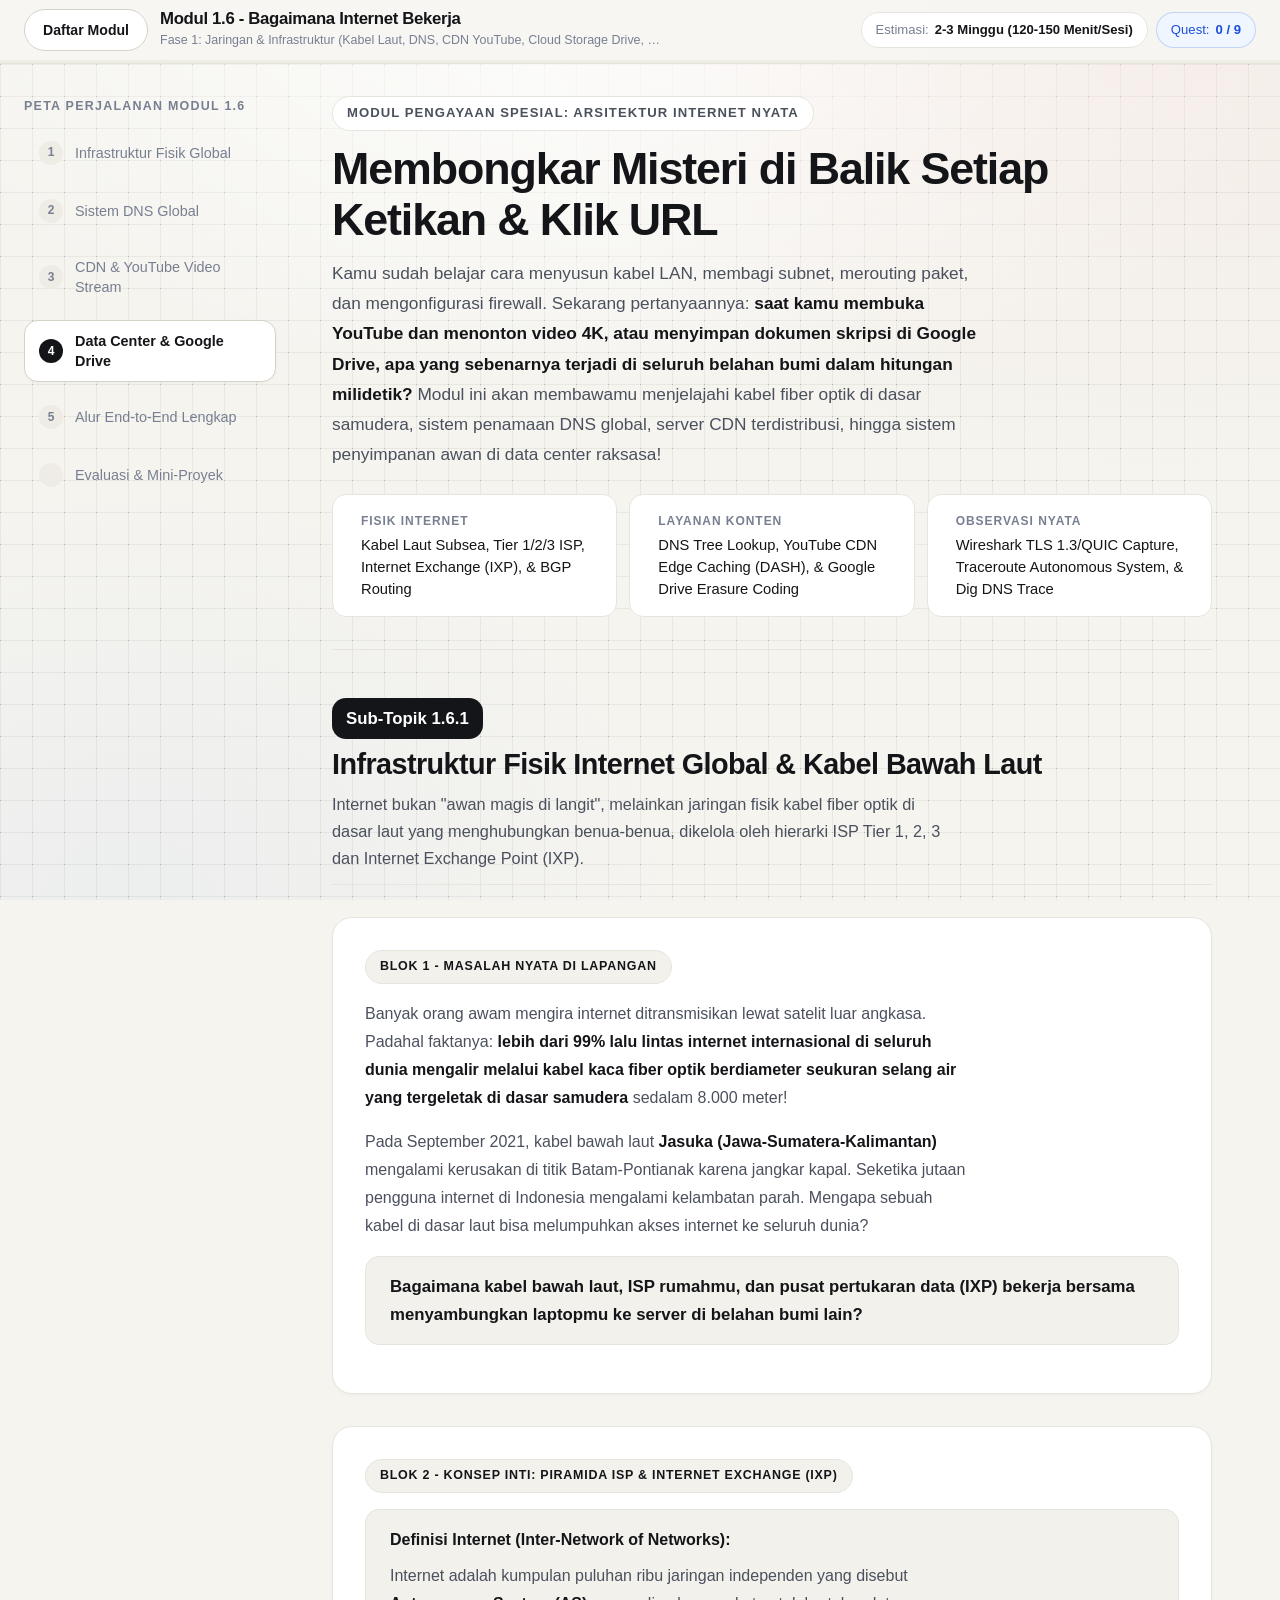
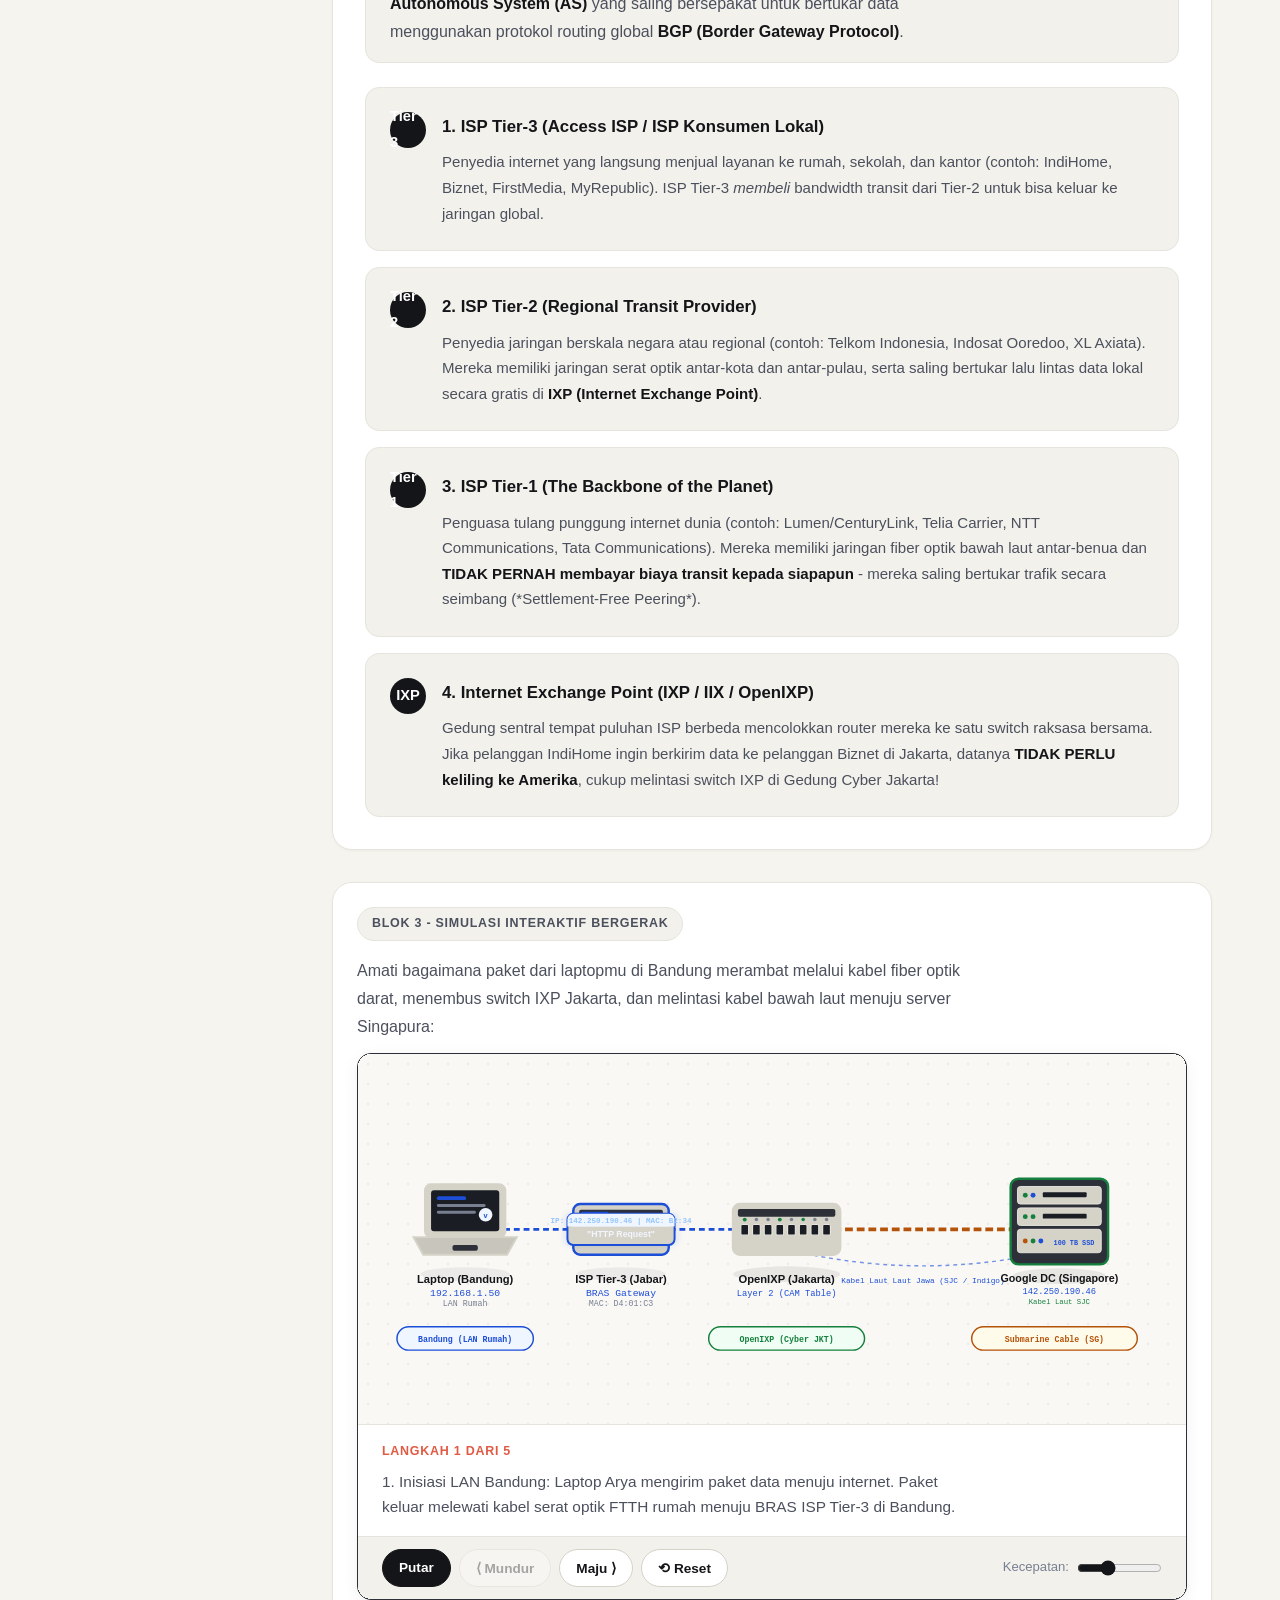
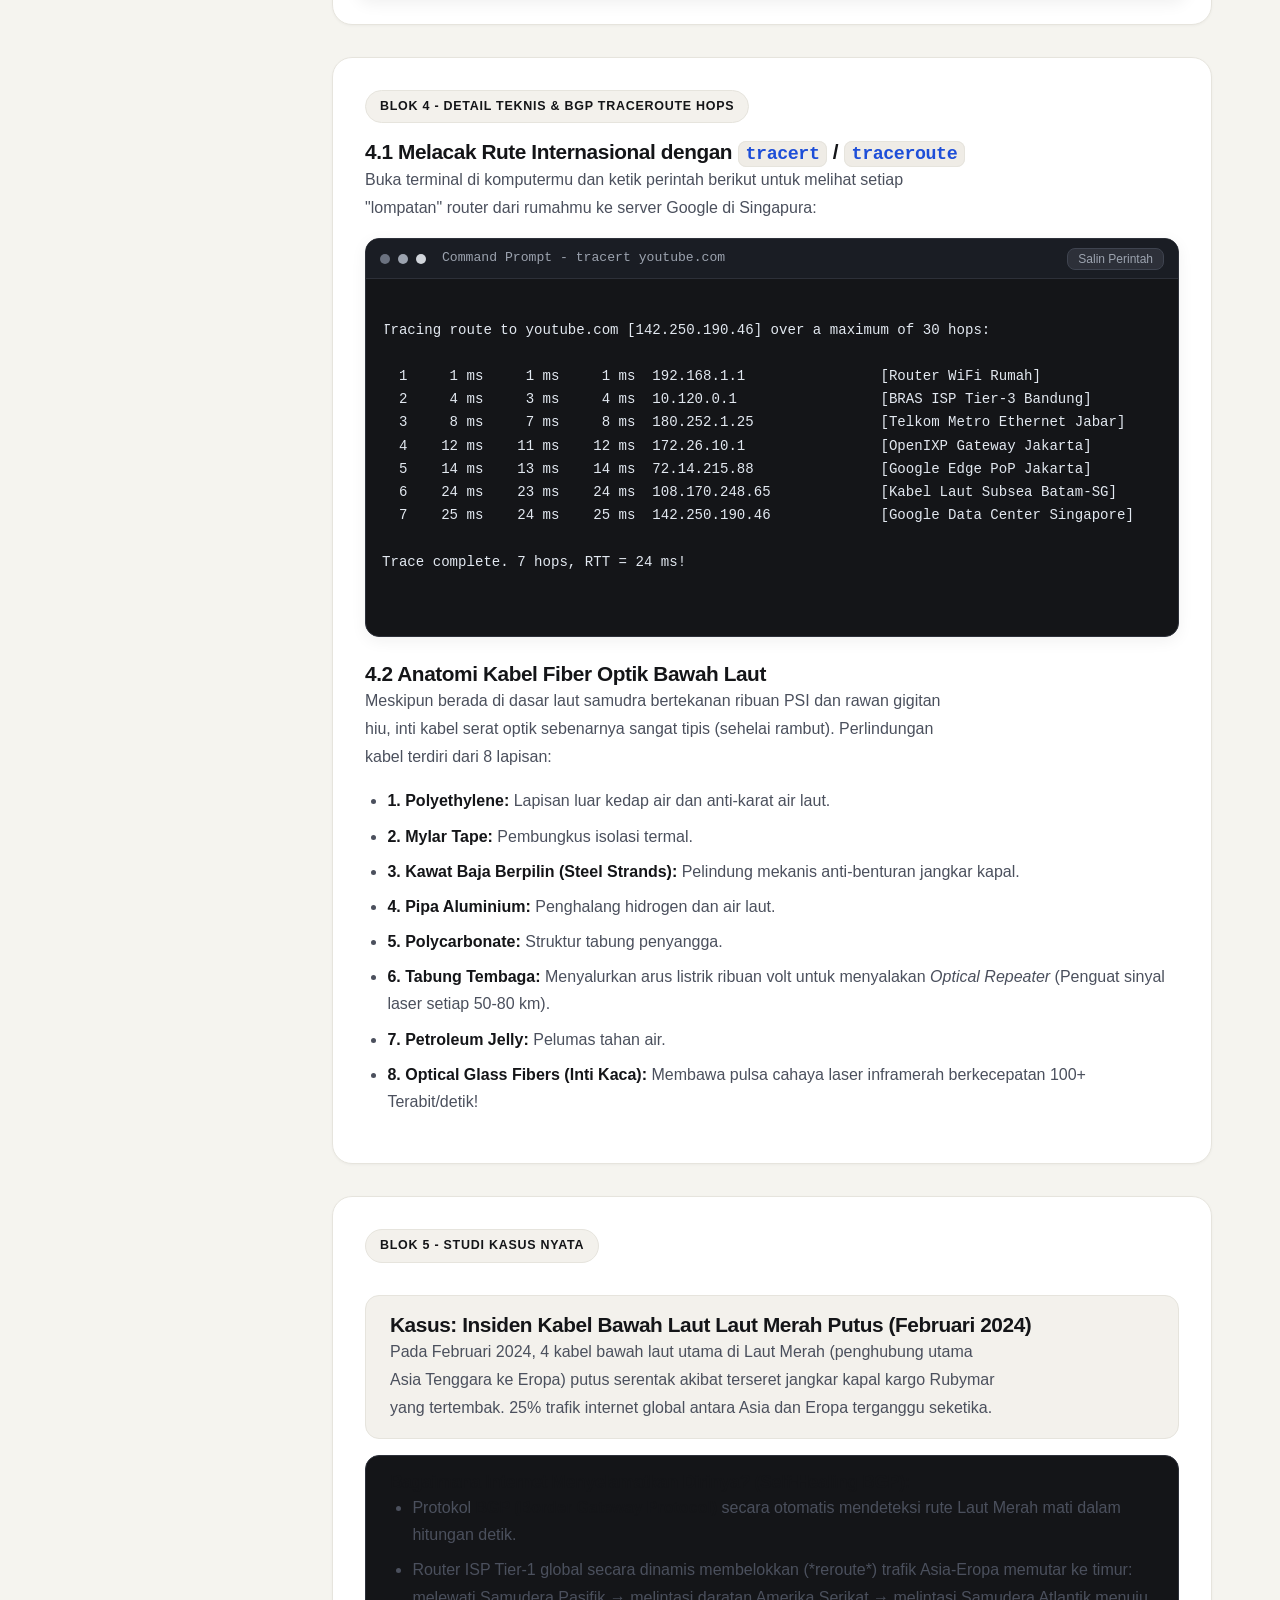
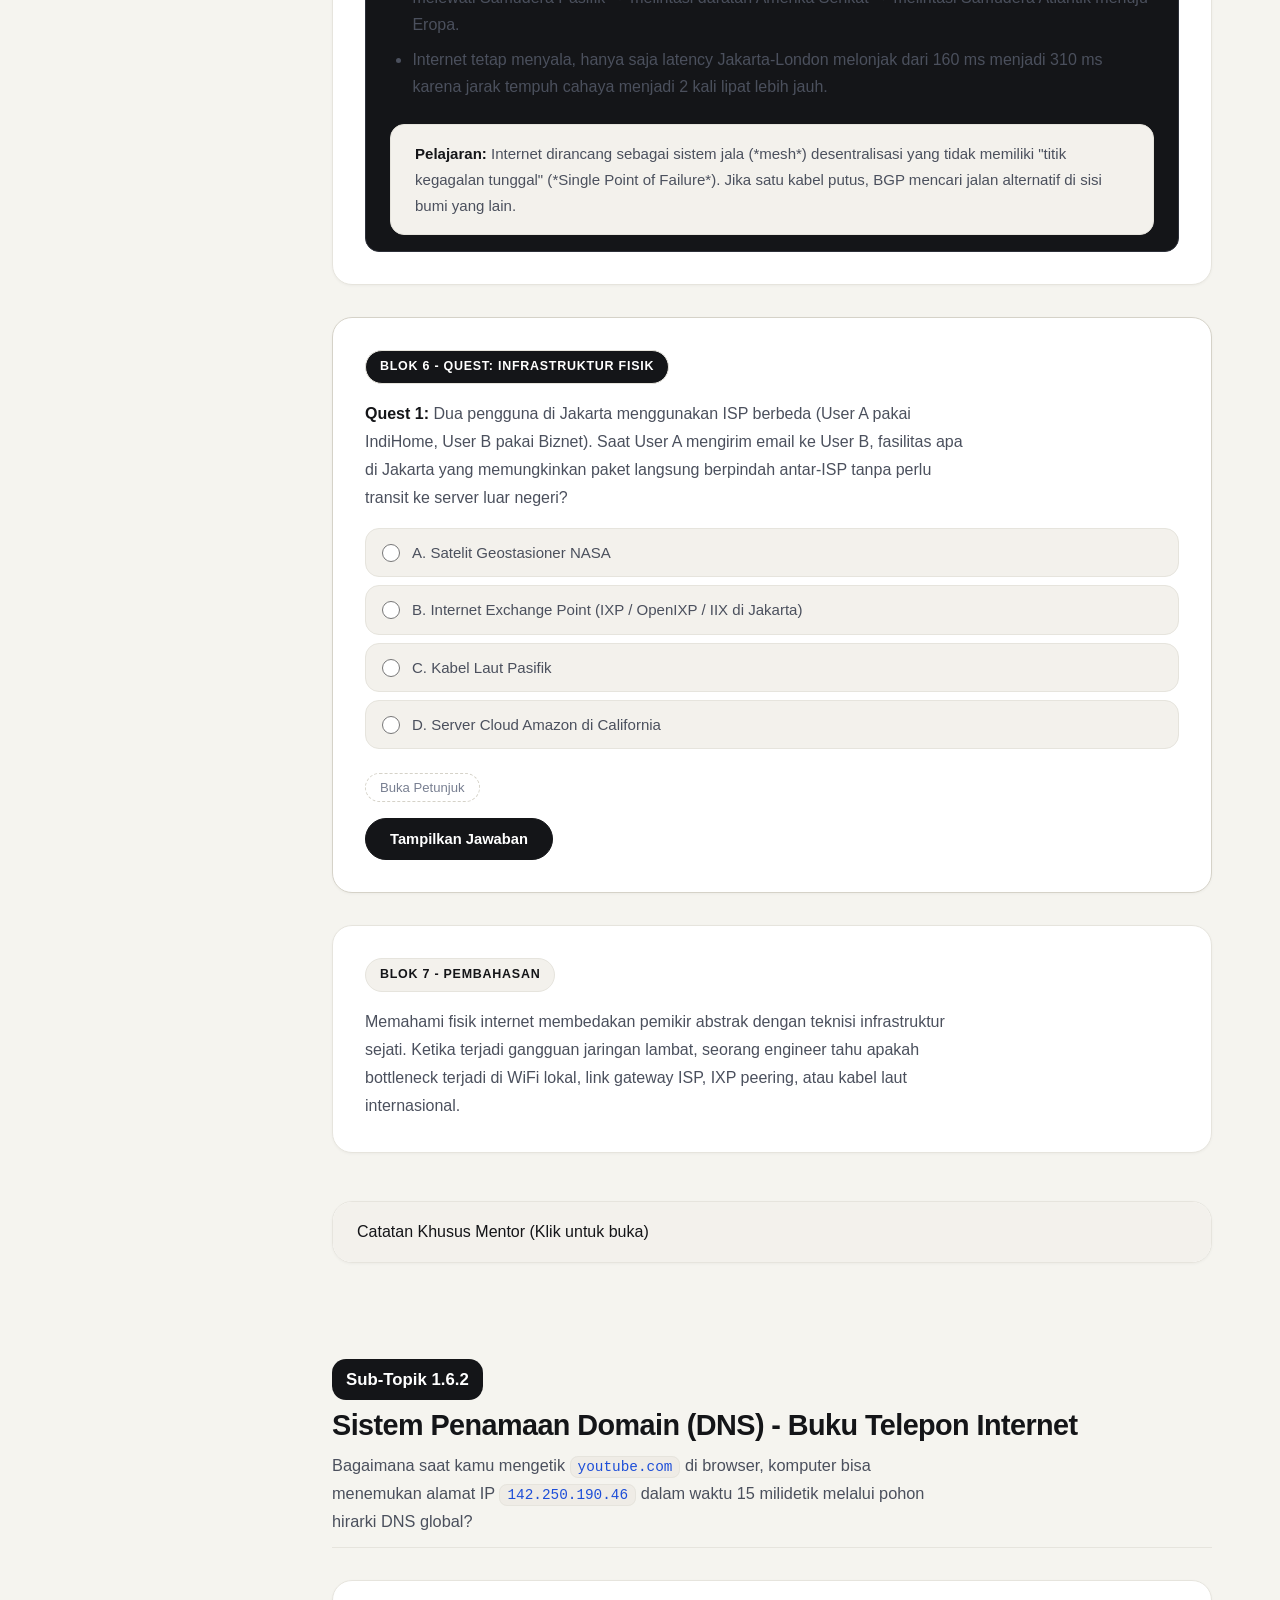
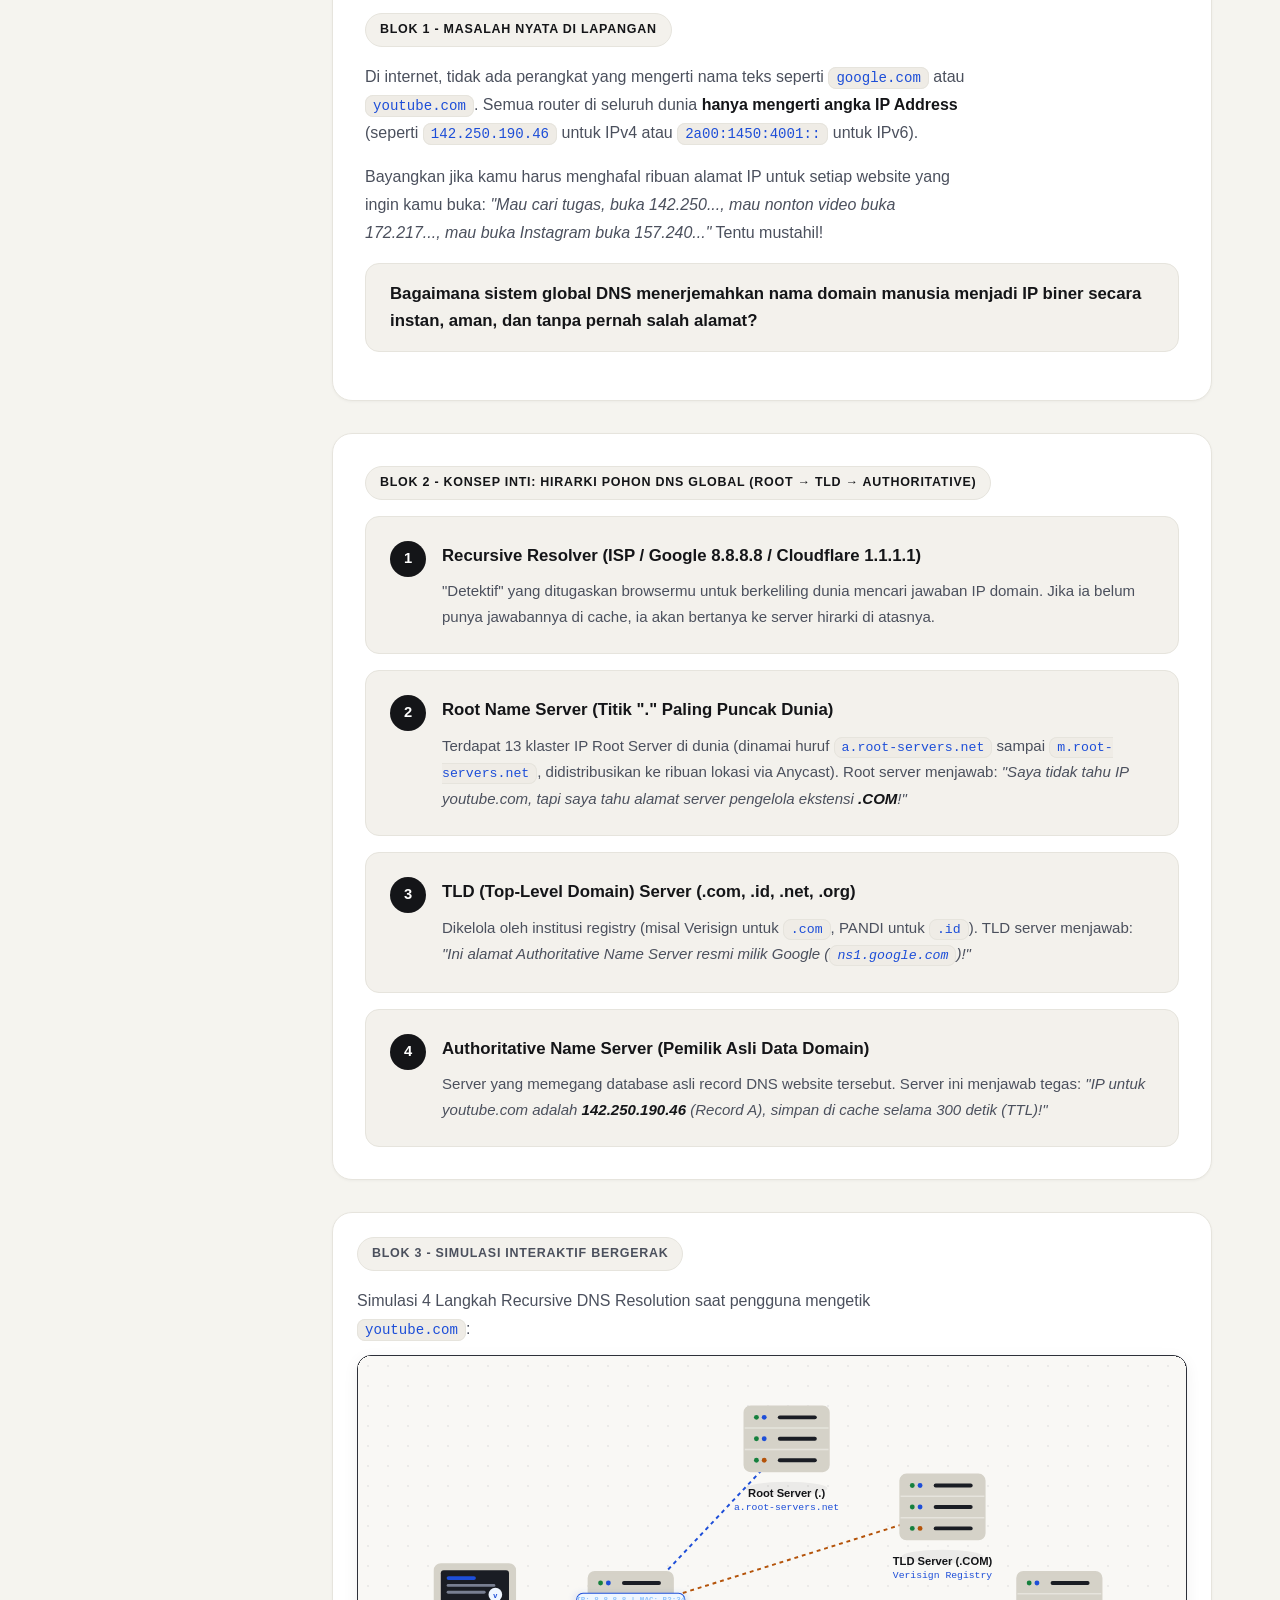
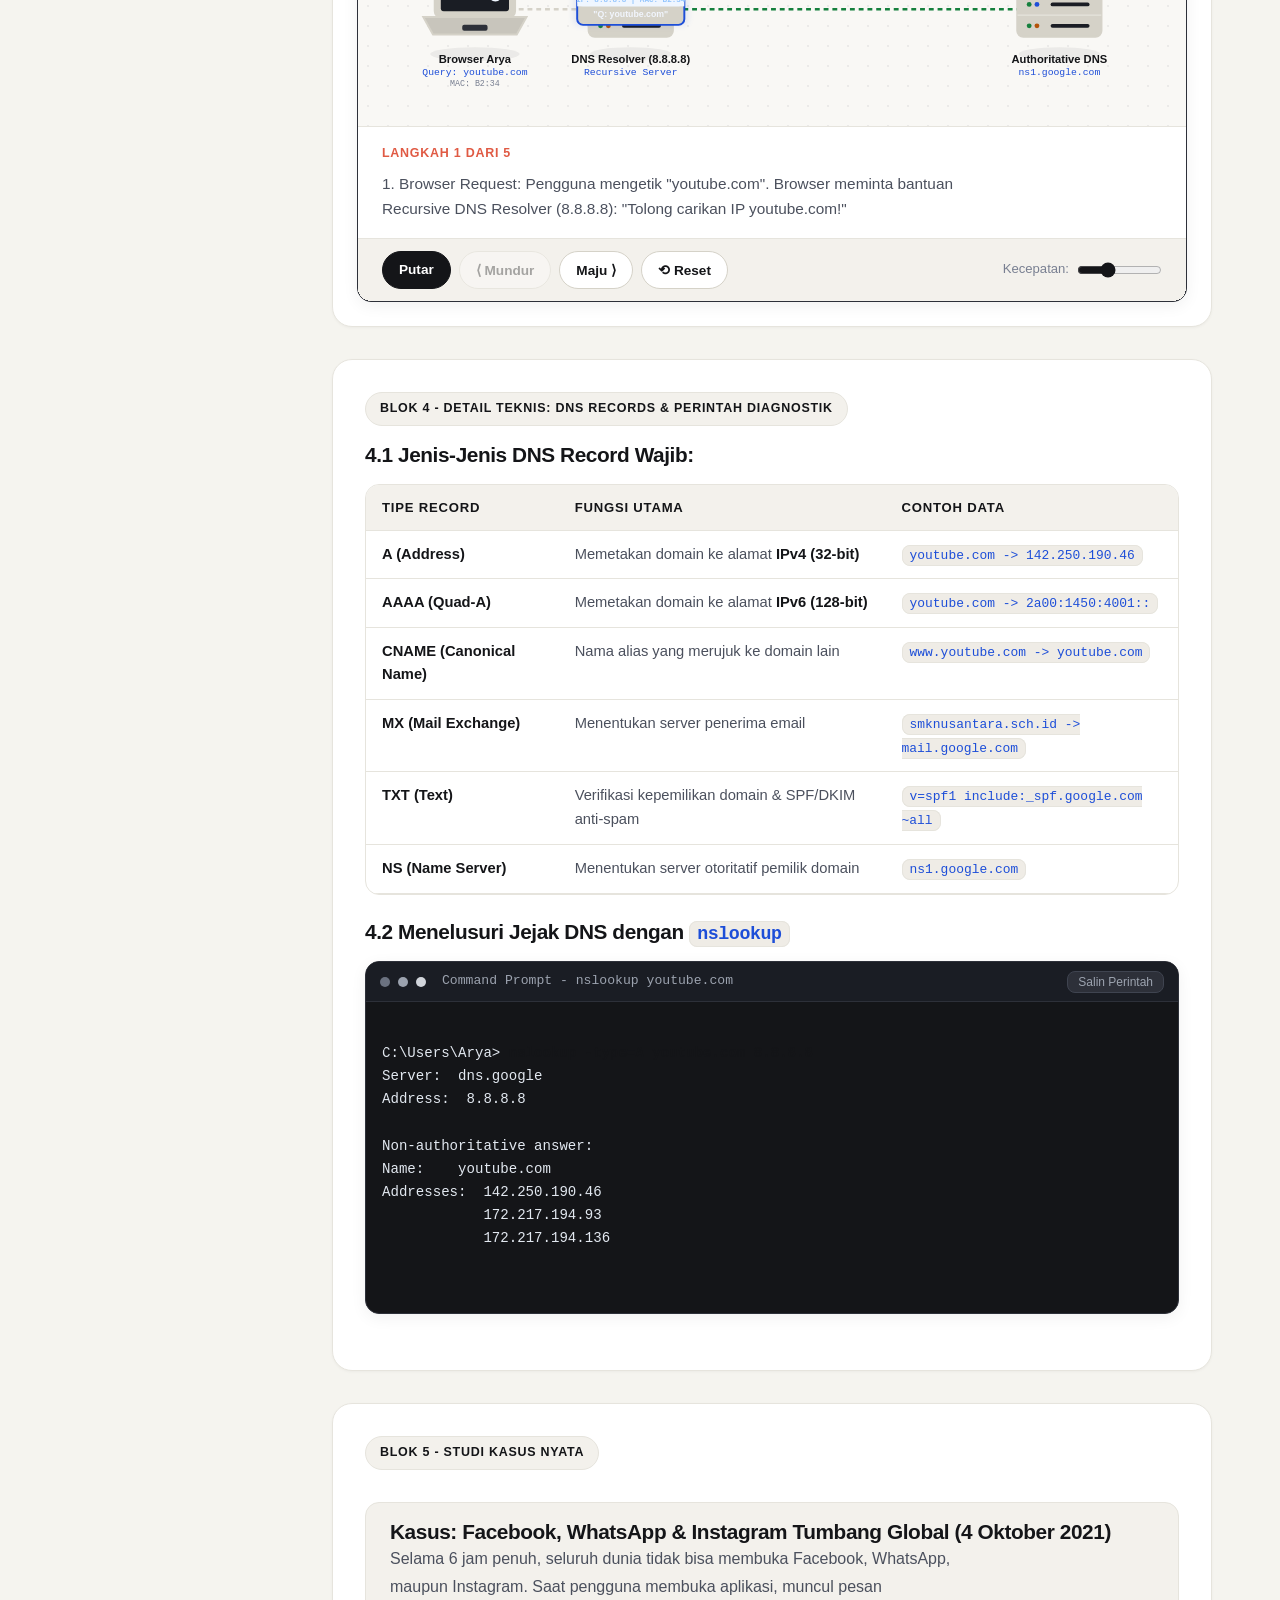
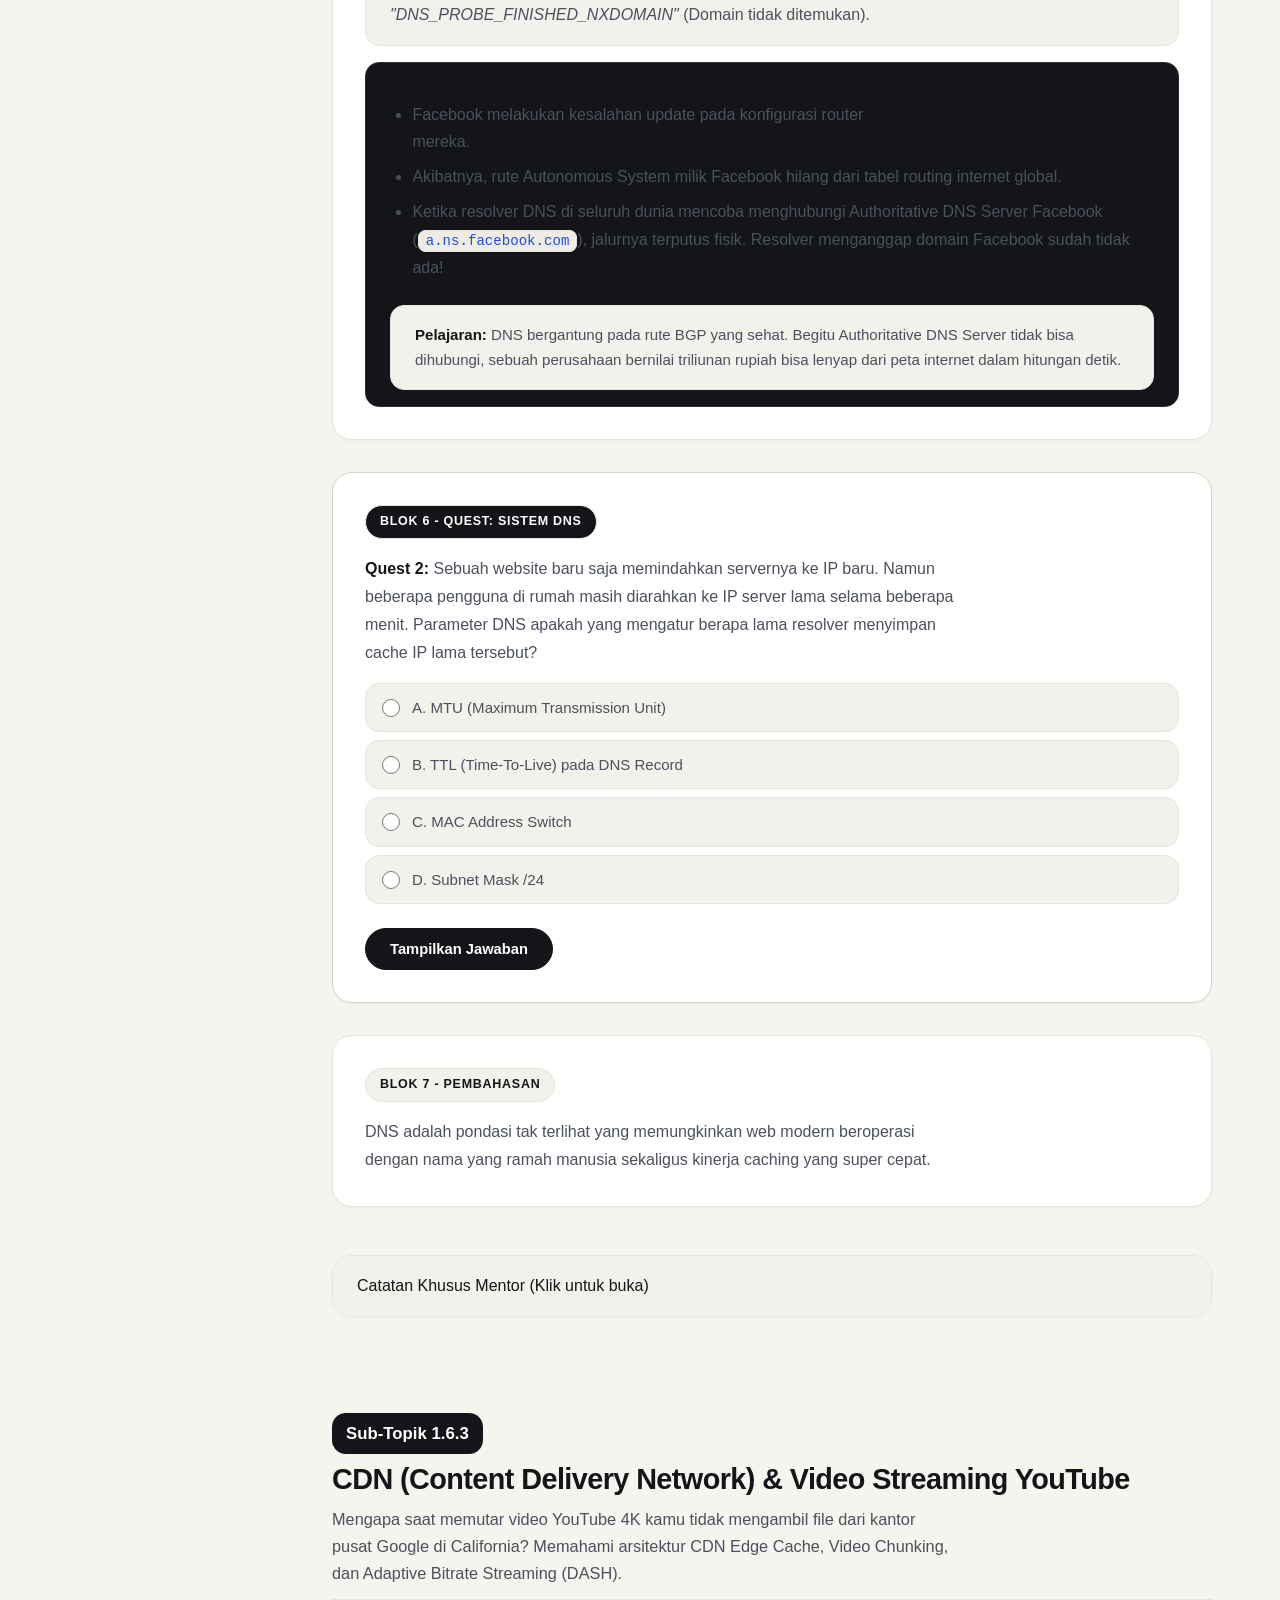
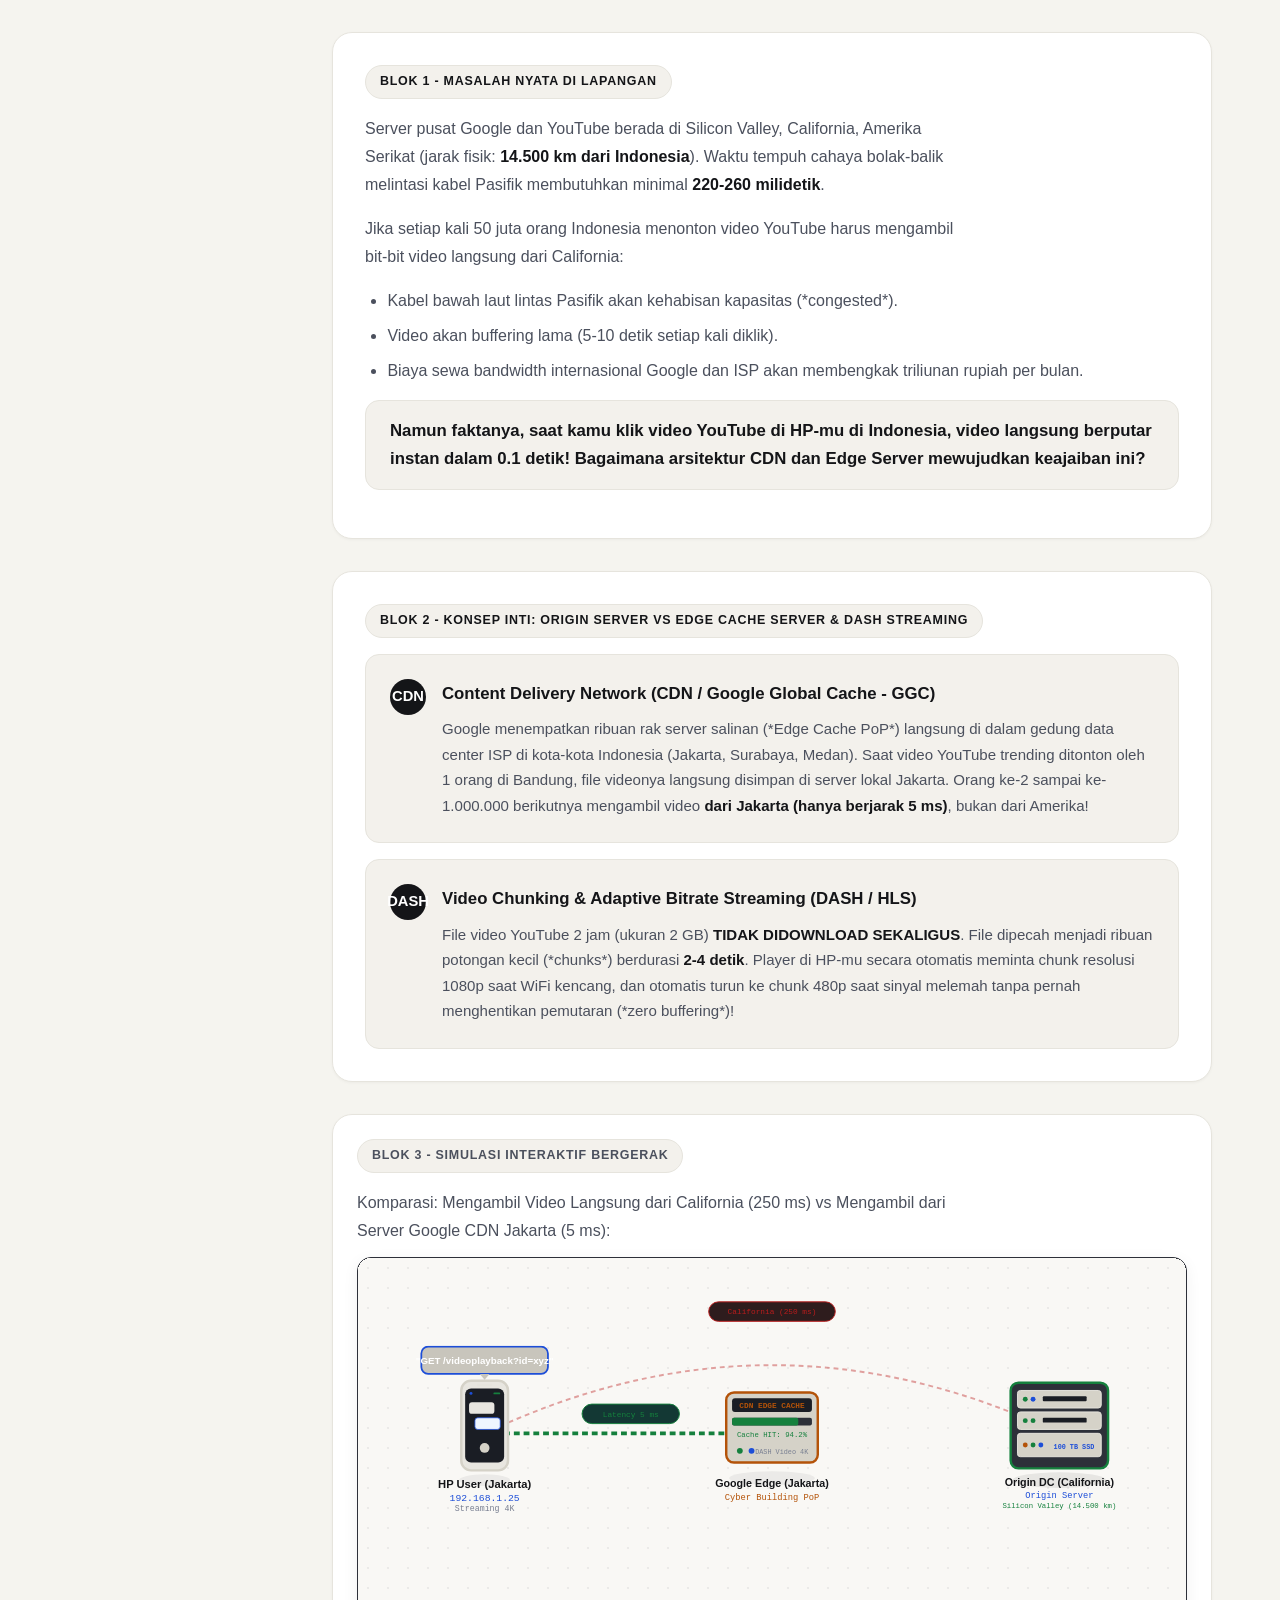
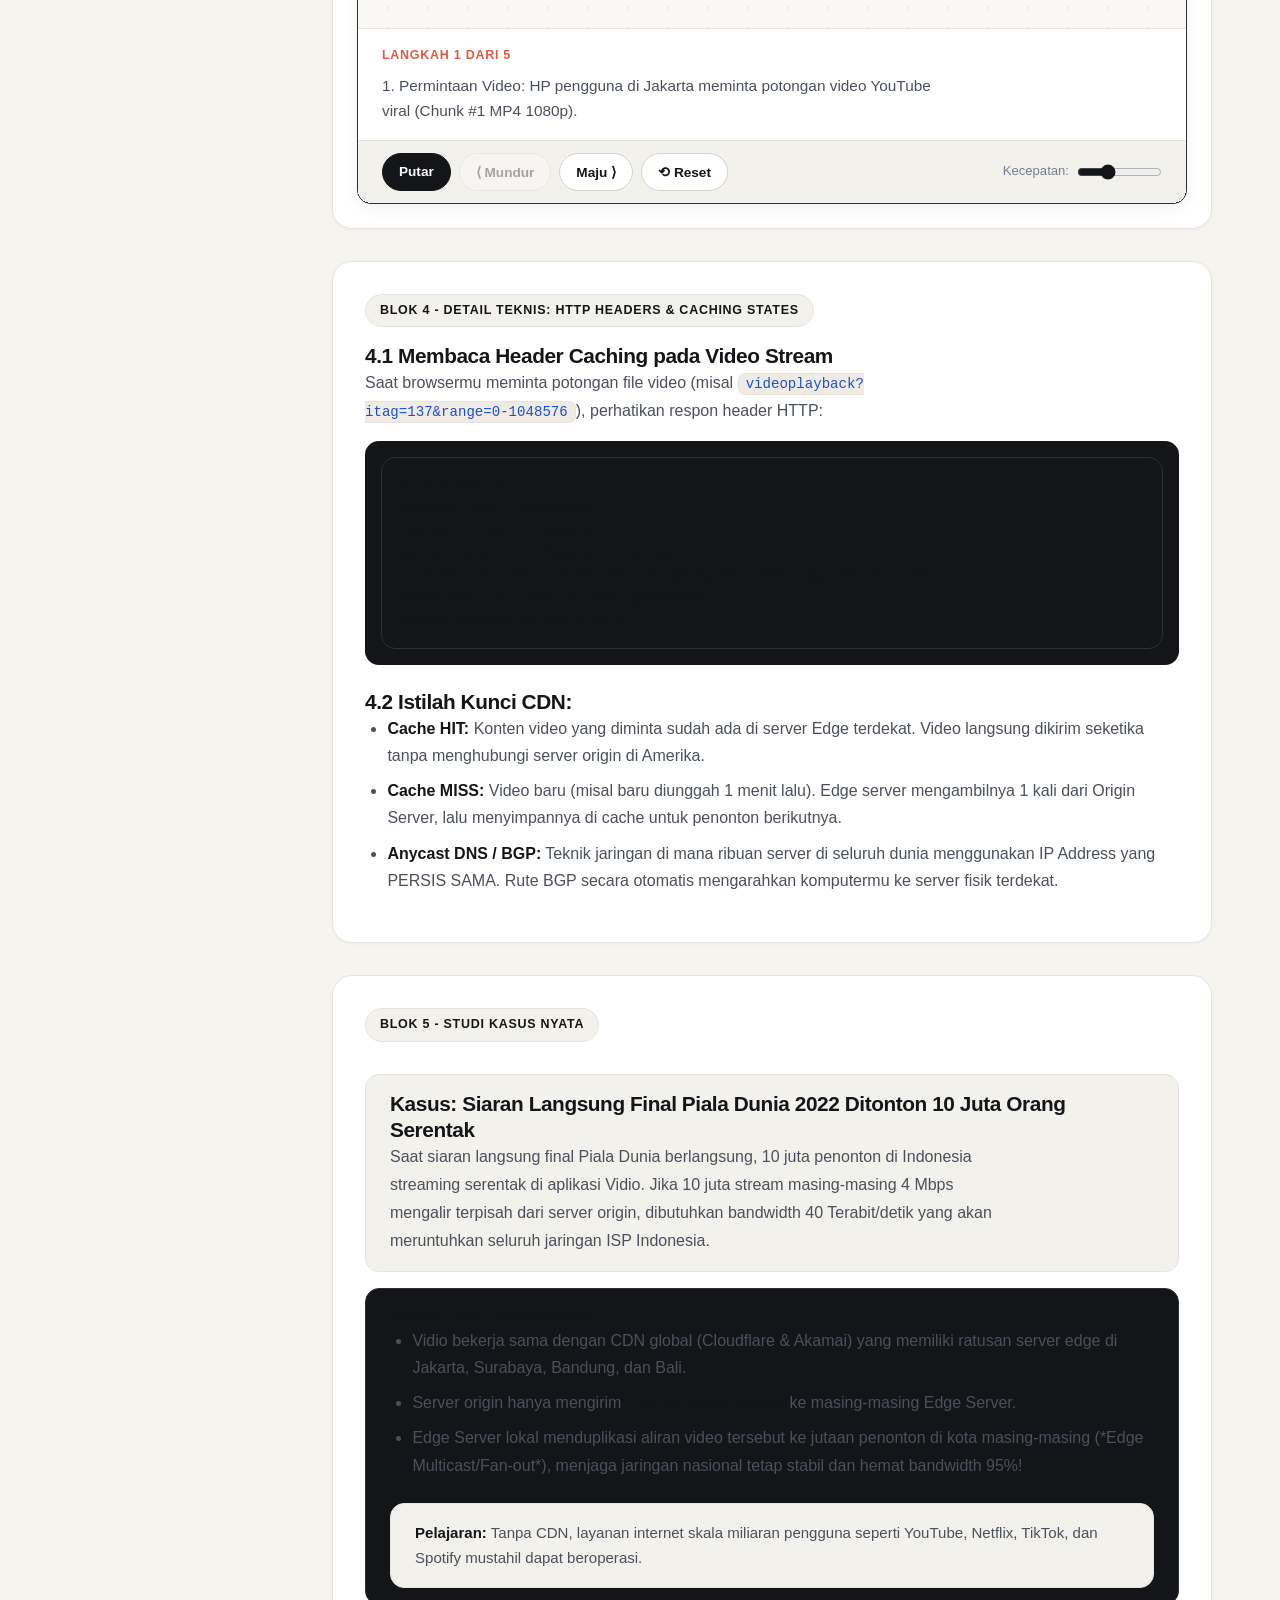
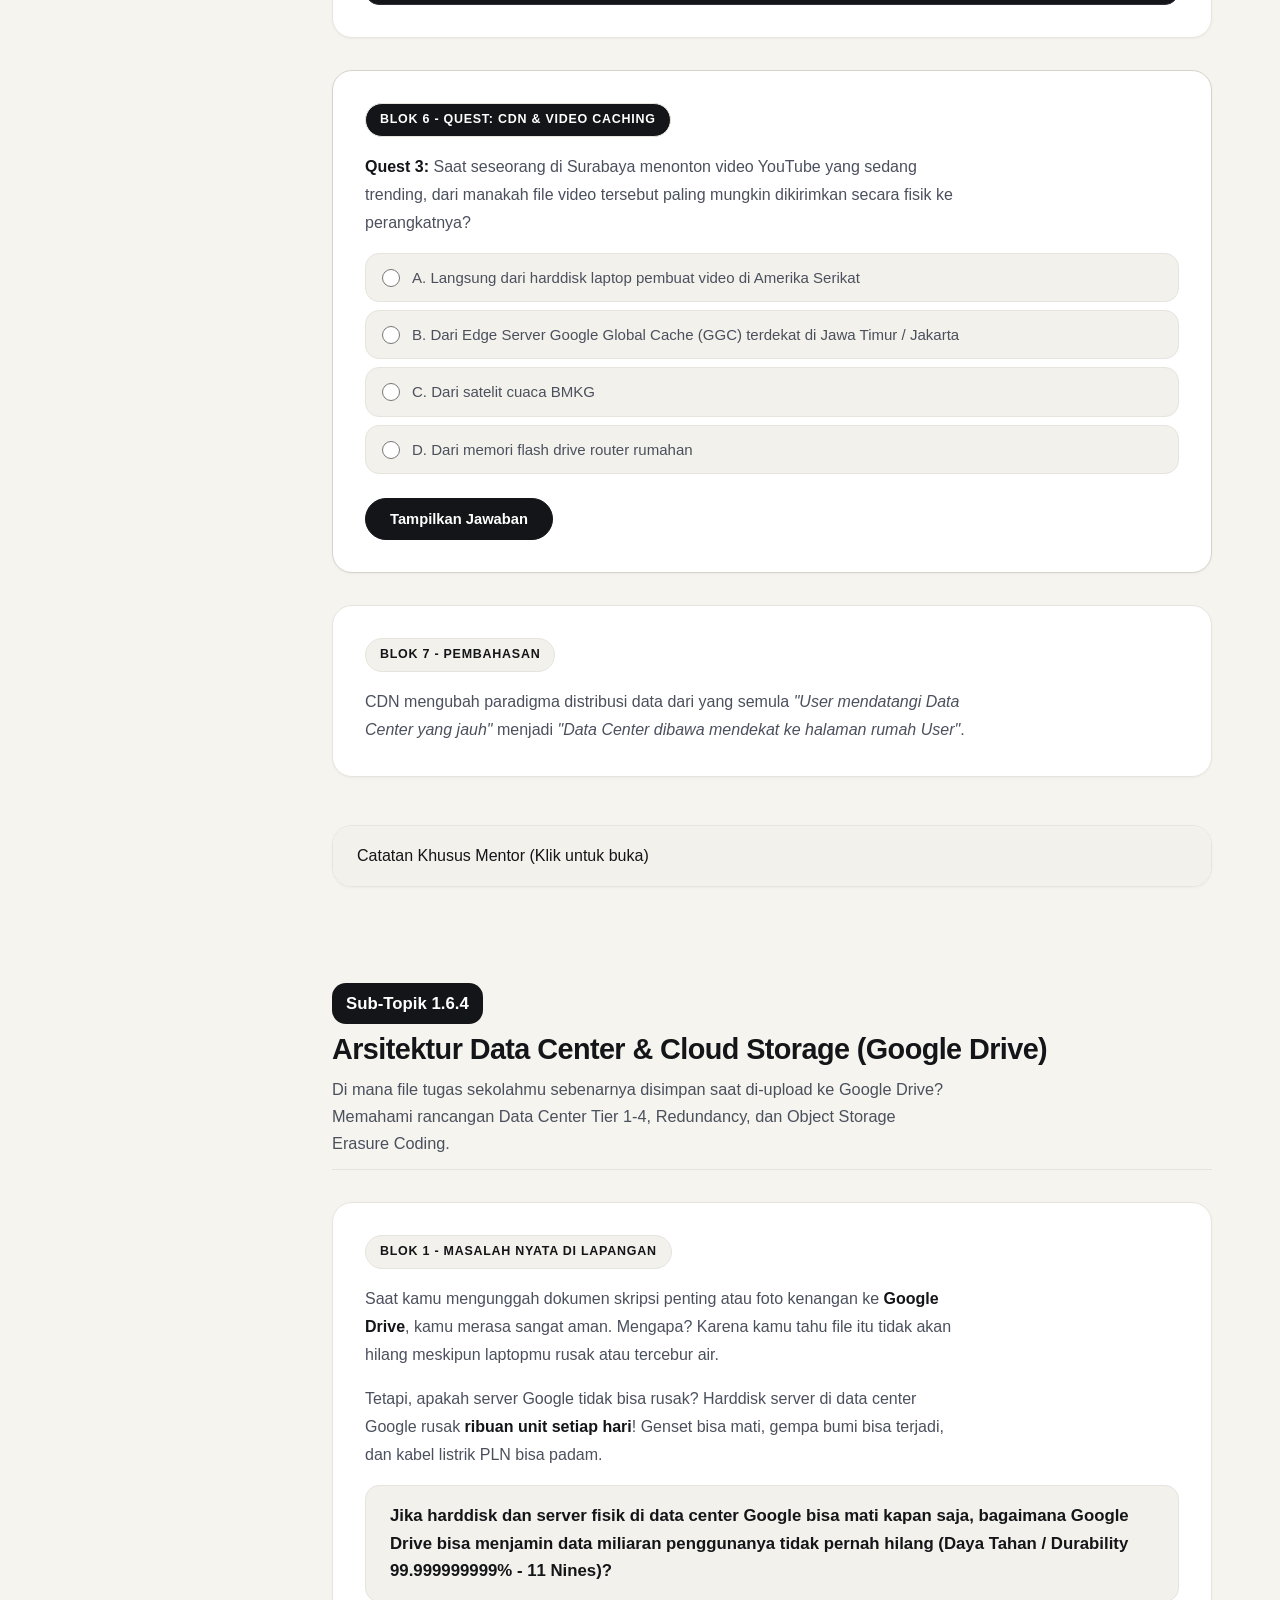
<file: Bahan-Ajar-Fase-1/modul-1-6.html>
﻿<!DOCTYPE html>
<html lang="id">
<head>
  <meta charset="UTF-8">
  <meta name="viewport" content="width=device-width, initial-scale=1.0">
  <title>Modul 1.6 - Bagaimana Internet Bekerja: Dari Klik Layar ke Data Center Global | Bahan Ajar Mentoring</title>
  <link rel="stylesheet" href="assets/css/style.css">
</head>
<body data-module-id="modul-1-6">

  <!-- ========================================================================
       1. HEADER MODUL STICKY + PROGRESS BAR
       ======================================================================== -->
  <header class="site-header">
    <div class="header-main">
      <div class="header-left">
        <a href="index.html" class="btn-back">Daftar Modul</a>
        <div class="header-title-box">
          <h1>Modul 1.6 - Bagaimana Internet Bekerja</h1>
          <span class="header-subtitle">Fase 1: Jaringan & Infrastruktur (Kabel Laut, DNS, CDN YouTube, Cloud Storage Drive, & End-to-End Flow)</span>
        </div>
      </div>

      <div class="header-right">
        <span class="badge-meta">Estimasi: <strong>2-3 Minggu (120-150 Menit/Sesi)</strong></span>
        <span class="badge-meta badge-meta--quest">Quest: <strong>0 / 15</strong></span>
      </div>
    </div>

    <!-- Progress Bar Scroll Sticky -->
    <div class="progress-container">
      <div class="progress-bar" id="reading-progress"></div>
    </div>
  </header>

  <!-- ========================================================================
       2. LAYOUT UTAMA (SIDEBAR STICKY + KONTEN)
       ======================================================================== -->
  <div class="layout-wrapper">

    <!-- Sidebar Navigasi Sub-Topik (Desktop) -->
    <aside class="sidebar-nav">
      <div class="sidebar-title">Peta Perjalanan Modul 1.6</div>
      <ul class="subtopic-nav-list">
        <li class="subtopic-nav-item active">
          <a href="#subtopik-1">
            <span class="subtopic-nav-num">1</span>
            <span>Infrastruktur Fisik Global</span>
          </a>
        </li>
        <li class="subtopic-nav-item">
          <a href="#subtopik-2">
            <span class="subtopic-nav-num">2</span>
            <span>Sistem DNS Global</span>
          </a>
        </li>
        <li class="subtopic-nav-item">
          <a href="#subtopik-3">
            <span class="subtopic-nav-num">3</span>
            <span>CDN & YouTube Video Stream</span>
          </a>
        </li>
        <li class="subtopic-nav-item">
          <a href="#subtopik-4">
            <span class="subtopic-nav-num">4</span>
            <span>Data Center & Google Drive</span>
          </a>
        </li>
        <li class="subtopic-nav-item">
          <a href="#subtopik-5">
            <span class="subtopic-nav-num">5</span>
            <span>Alur End-to-End Lengkap</span>
          </a>
        </li>
        <li class="subtopic-nav-item">
          <a href="#evaluasi-akhir">
            <span class="subtopic-nav-num"></span>
            <span>Evaluasi & Mini-Proyek</span>
          </a>
        </li>
      </ul>
    </aside>

    <!-- Konten Utama Modul -->
    <main class="content-area">

      <!-- HERO SECTION -->
      <section class="modul-hero">
        <span class="modul-hero__eyebrow"> MODUL PENGAYAAN SPESIAL: ARSITEKTUR INTERNET NYATA</span>
        <h2 class="modul-hero__title">Membongkar Misteri di Balik Setiap Ketikan & Klik URL</h2>
        <p class="modul-hero__desc">
          Kamu sudah belajar cara menyusun kabel LAN, membagi subnet, merouting paket, dan mengonfigurasi firewall. Sekarang pertanyaannya: <strong>saat kamu membuka YouTube dan menonton video 4K, atau menyimpan dokumen skripsi di Google Drive, apa yang sebenarnya terjadi di seluruh belahan bumi dalam hitungan milidetik?</strong> Modul ini akan membawamu menjelajahi kabel fiber optik di dasar samudera, sistem penamaan DNS global, server CDN terdistribusi, hingga sistem penyimpanan awan di data center raksasa!
        </p>

        <div class="modul-meta-grid">
          <div class="meta-card">
            <div class="meta-card__icon"></div>
            <div class="meta-card__body">
              <div class="meta-card__label">Fisik Internet</div>
              <div class="meta-card__value">Kabel Laut Subsea, Tier 1/2/3 ISP, Internet Exchange (IXP), & BGP Routing</div>
            </div>
          </div>
          <div class="meta-card">
            <div class="meta-card__icon"></div>
            <div class="meta-card__body">
              <div class="meta-card__label">Layanan Konten</div>
              <div class="meta-card__value">DNS Tree Lookup, YouTube CDN Edge Caching (DASH), & Google Drive Erasure Coding</div>
            </div>
          </div>
          <div class="meta-card">
            <div class="meta-card__icon"></div>
            <div class="meta-card__body">
              <div class="meta-card__label">Observasi Nyata</div>
              <div class="meta-card__value">Wireshark TLS 1.3/QUIC Capture, Traceroute Autonomous System, & Dig DNS Trace</div>
            </div>
          </div>
        </div>
      </section>


      <!-- ====================================================================
           SUB-TOPIK 1.6.1: HIERARKI FISIK INTERNET GLOBAL
           ==================================================================== -->
      <section class="subtopic-section" id="subtopik-1">
        <div class="subtopic-header">
          <span class="subtopic-number">Sub-Topik 1.6.1</span>
          <h2>Infrastruktur Fisik Internet Global & Kabel Bawah Laut</h2>
          <p class="subtopic-lead">
            Internet bukan "awan magis di langit", melainkan jaringan fisik kabel fiber optik di dasar laut yang menghubungkan benua-benua, dikelola oleh hierarki ISP Tier 1, 2, 3 dan Internet Exchange Point (IXP).
          </p>
        </div>

        <!-- BLOK 1: MASALAH -->
        <div class="block-card block--hook">
          <span class="block-badge">Blok 1 - Masalah Nyata di Lapangan</span>
          <p>
            Banyak orang awam mengira internet ditransmisikan lewat satelit luar angkasa. Padahal faktanya: <strong>lebih dari 99% lalu lintas internet internasional di seluruh dunia mengalir melalui kabel kaca fiber optik berdiameter seukuran selang air yang tergeletak di dasar samudera</strong> sedalam 8.000 meter!
          </p>
          <p>
            Pada September 2021, kabel bawah laut <strong>Jasuka (Jawa-Sumatera-Kalimantan)</strong> mengalami kerusakan di titik Batam-Pontianak karena jangkar kapal. Seketika jutaan pengguna internet di Indonesia mengalami kelambatan parah. Mengapa sebuah kabel di dasar laut bisa melumpuhkan akses internet ke seluruh dunia?
          </p>
          <div class="hook-question">
            Bagaimana kabel bawah laut, ISP rumahmu, dan pusat pertukaran data (IXP) bekerja bersama menyambungkan laptopmu ke server di belahan bumi lain?
          </div>
        </div>

        <!-- BLOK 2: KONSEP -->
        <div class="block-card block--concept">
          <span class="block-badge">Blok 2 - Konsep Inti: Piramida ISP & Internet Exchange (IXP)</span>

          <div class="definition-box">
            <div class="definition-title">Definisi Internet (Inter-Network of Networks):</div>
            <p style="margin: 0;">
              Internet adalah kumpulan puluhan ribu jaringan independen yang disebut <strong>Autonomous System (AS)</strong> yang saling bersepakat untuk bertukar data menggunakan protokol routing global <strong>BGP (Border Gateway Protocol)</strong>.
            </p>
          </div>

          <div class="step-card">
            <div class="step-number">Tier 3</div>
            <div class="step-body">
              <div class="step-title">1. ISP Tier-3 (Access ISP / ISP Konsumen Lokal)</div>
              <div class="step-why">
                Penyedia internet yang langsung menjual layanan ke rumah, sekolah, dan kantor (contoh: IndiHome, Biznet, FirstMedia, MyRepublic). ISP Tier-3 <em>membeli</em> bandwidth transit dari Tier-2 untuk bisa keluar ke jaringan global.
              </div>
            </div>
          </div>

          <div class="step-card">
            <div class="step-number">Tier 2</div>
            <div class="step-body">
              <div class="step-title">2. ISP Tier-2 (Regional Transit Provider)</div>
              <div class="step-why">
                Penyedia jaringan berskala negara atau regional (contoh: Telkom Indonesia, Indosat Ooredoo, XL Axiata). Mereka memiliki jaringan serat optik antar-kota dan antar-pulau, serta saling bertukar lalu lintas data lokal secara gratis di <strong>IXP (Internet Exchange Point)</strong>.
              </div>
            </div>
          </div>

          <div class="step-card">
            <div class="step-number">Tier 1</div>
            <div class="step-body">
              <div class="step-title">3. ISP Tier-1 (The Backbone of the Planet)</div>
              <div class="step-why">
                Penguasa tulang punggung internet dunia (contoh: Lumen/CenturyLink, Telia Carrier, NTT Communications, Tata Communications). Mereka memiliki jaringan fiber optik bawah laut antar-benua dan <strong>TIDAK PERNAH membayar biaya transit kepada siapapun</strong> - mereka saling bertukar trafik secara seimbang (*Settlement-Free Peering*).
              </div>
            </div>
          </div>

          <div class="step-card">
            <div class="step-number">IXP</div>
            <div class="step-body">
              <div class="step-title">4. Internet Exchange Point (IXP / IIX / OpenIXP)</div>
              <div class="step-why">
                Gedung sentral tempat puluhan ISP berbeda mencolokkan router mereka ke satu switch raksasa bersama. Jika pelanggan IndiHome ingin berkirim data ke pelanggan Biznet di Jakarta, datanya <strong>TIDAK PERLU keliling ke Amerika</strong>, cukup melintasi switch IXP di Gedung Cyber Jakarta!
              </div>
            </div>
          </div>
        </div>

        <!-- BLOK 3: SIMULASI BERGERAK -->
        <div class="block-card block--sim">
          <span class="block-badge">Blok 3 - Simulasi Interaktif Bergerak</span>
          <p style="margin-bottom: 12px;">
            Amati bagaimana paket dari laptopmu di Bandung merambat melalui kabel fiber optik darat, menembus switch IXP Jakarta, dan melintasi kabel bawah laut menuju server Singapura:
          </p>

          <div class="sim-container" id="sim-internet-backbone">
            <div class="sim__stage">
              <svg viewBox="0 0 850 380" preserveAspectRatio="xMidYMid meet">
                <!-- Jalur Fiber Darat & Laut -->
                <line x1="110" y1="180" x2="270" y2="180" stroke="var(--info)" stroke-width="3" stroke-dasharray="6,4" />
                <line x1="270" y1="180" x2="440" y2="180" stroke="var(--info)" stroke-width="3" stroke-dasharray="6,4" />
                <line x1="440" y1="180" x2="720" y2="180" stroke="var(--warning)" stroke-width="4" stroke-dasharray="8,4" />

                <!-- Badges Wilayah -->
                <rect x="40" y="280" width="140" height="24" rx="12" fill="var(--info-soft)" stroke="var(--info)" stroke-width="1.5" />
                <text x="110" y="296" text-anchor="middle" fill="var(--info)" font-size="8.5" font-weight="bold" font-family="var(--font-mono)">Bandung (LAN Rumah)</text>

                <rect x="360" y="280" width="160" height="24" rx="12" fill="var(--success-soft)" stroke="var(--success)" stroke-width="1.5" />
                <text x="440" y="296" text-anchor="middle" fill="var(--success)" font-size="8.5" font-weight="bold" font-family="var(--font-mono)">OpenIXP (Cyber JKT)</text>

                <rect x="630" y="280" width="170" height="24" rx="12" fill="var(--warning-soft)" stroke="var(--warning)" stroke-width="1.5" />
                <text x="715" y="296" text-anchor="middle" fill="var(--warning)" font-size="8.5" font-weight="bold" font-family="var(--font-mono)"> Submarine Cable (SG)</text>

                <!-- Subsea Cable Waves -->
                <path d="M460 205 Q580 230 700 205" fill="none" stroke="var(--info)" stroke-width="1.5" stroke-dasharray="4,4" opacity="0.6" />
                <text x="580" y="235" text-anchor="middle" fill="var(--info)" font-size="8" font-family="var(--font-mono)">Kabel Laut Laut Jawa (SJC / Indigo)</text>

                <!-- Nodes -->
                <g id="bb-node-user" data-cx="110" data-cy="180" transform="translate(45, 110)"></g>
                <g id="bb-node-isp" data-cx="270" data-cy="180" transform="translate(205, 110)"></g>
                <g id="bb-node-ixp" data-cx="440" data-cy="180" transform="translate(375, 110)"></g>
                <g id="bb-node-global" data-cx="720" data-cy="180" transform="translate(655, 110)"></g>
              </svg>
            </div>

            <div class="sim__narration">
              <span class="sim__step-badge">Langkah 1 dari 5</span>
              <p class="sim__text">Laptop mengirim request paket data dari jaringan lokal Bandung...</p>
            </div>

            <div class="sim__controls">
              <div class="sim-btn-group">
                <button class="btn-sim btn-sim--primary" data-action="play">Putar</button>
                <button class="btn-sim" data-action="prev">⟨ Mundur</button>
                <button class="btn-sim" data-action="next">Maju ⟩</button>
                <button class="btn-sim" data-action="reset">⟲ Reset</button>
              </div>
              <div class="sim-speed-box">
                <span>Kecepatan:</span>
                <input type="range" class="sim-speed-slider" data-action="speed" min="0.5" max="2" step="0.25" value="1">
              </div>
            </div>
          </div>
        </div>

        <!-- BLOK 4: DETAIL TEKNIS -->
        <div class="block-card block--detail">
          <span class="block-badge">Blok 4 - Detail Teknis & BGP Traceroute Hops</span>

          <h3>4.1 Melacak Rute Internasional dengan <code>tracert</code> / <code>traceroute</code></h3>
          <p>Buka terminal di komputermu dan ketik perintah berikut untuk melihat setiap "lompatan" router dari rumahmu ke server Google di Singapura:</p>

          <div class="terminal">
            <div class="terminal__bar">
              <span class="terminal__dot terminal__dot--red"></span>
              <span class="terminal__dot terminal__dot--yellow"></span>
              <span class="terminal__dot terminal__dot--green"></span>
              <span class="terminal__title">Command Prompt - tracert youtube.com</span>
            </div>
            <div class="terminal__body">
<pre>
Tracing route to youtube.com [142.250.190.46] over a maximum of 30 hops:

  1     1 ms     1 ms     1 ms  192.168.1.1                [Router WiFi Rumah]
  2     4 ms     3 ms     4 ms  10.120.0.1                 [BRAS ISP Tier-3 Bandung]
  3     8 ms     7 ms     8 ms  180.252.1.25               [Telkom Metro Ethernet Jabar]
  4    12 ms    11 ms    12 ms  172.26.10.1                [OpenIXP Gateway Jakarta]
  5    14 ms    13 ms    14 ms  72.14.215.88               [Google Edge PoP Jakarta]
  6    24 ms    23 ms    24 ms  108.170.248.65             [Kabel Laut Subsea Batam-SG]
  7    25 ms    24 ms    25 ms  142.250.190.46             [Google Data Center Singapore]

Trace complete. 7 hops, RTT = 24 ms!
</pre>
            </div>
          </div>

          <h3 style="margin-top: var(--space-5);">4.2 Anatomi Kabel Fiber Optik Bawah Laut</h3>
          <p>Meskipun berada di dasar laut samudra bertekanan ribuan PSI dan rawan gigitan hiu, inti kabel serat optik sebenarnya sangat tipis (sehelai rambut). Perlindungan kabel terdiri dari 8 lapisan:</p>
          <ul>
            <li><strong>1. Polyethylene:</strong> Lapisan luar kedap air dan anti-karat air laut.</li>
            <li><strong>2. Mylar Tape:</strong> Pembungkus isolasi termal.</li>
            <li><strong>3. Kawat Baja Berpilin (Steel Strands):</strong> Pelindung mekanis anti-benturan jangkar kapal.</li>
            <li><strong>4. Pipa Aluminium:</strong> Penghalang hidrogen dan air laut.</li>
            <li><strong>5. Polycarbonate:</strong> Struktur tabung penyangga.</li>
            <li><strong>6. Tabung Tembaga:</strong> Menyalurkan arus listrik ribuan volt untuk menyalakan <em>Optical Repeater</em> (Penguat sinyal laser setiap 50-80 km).</li>
            <li><strong>7. Petroleum Jelly:</strong> Pelumas tahan air.</li>
            <li><strong>8. Optical Glass Fibers (Inti Kaca):</strong> Membawa pulsa cahaya laser inframerah berkecepatan 100+ Terabit/detik!</li>
          </ul>
        </div>

        <!-- BLOK 5: STUDI KASUS -->
        <div class="block-card block--casestudy">
          <span class="block-badge">Blok 5 - Studi Kasus Nyata</span>
          <div class="case-context">
            <h3>Kasus: Insiden Kabel Bawah Laut Laut Merah Putus (Februari 2024)</h3>
            <p>
              Pada Februari 2024, 4 kabel bawah laut utama di Laut Merah (penghubung utama Asia Tenggara ke Eropa) putus serentak akibat terseret jangkar kapal kargo Rubymar yang tertembak. 25% trafik internet global antara Asia dan Eropa terganggu seketika.
            </p>
          </div>
          <div class="case-solution">
            <h4>Bagaimana Internet Menyelamatkan Dirinya? (Self-Healing BGP):</h4>
            <ul>
              <li>Protokol <strong>BGP (Border Gateway Protocol)</strong> secara otomatis mendeteksi rute Laut Merah mati dalam hitungan detik.</li>
              <li>Router ISP Tier-1 global secara dinamis membelokkan (*reroute*) trafik Asia-Eropa memutar ke timur: melewati Samudera Pasifik → melintasi daratan Amerika Serikat → melintasi Samudera Atlantik menuju Eropa.</li>
              <li>Internet tetap menyala, hanya saja latency Jakarta-London melonjak dari 160 ms menjadi 310 ms karena jarak tempuh cahaya menjadi 2 kali lipat lebih jauh.</li>
            </ul>
            <div class="case-lesson">
              <strong>Pelajaran:</strong> Internet dirancang sebagai sistem jala (*mesh*) desentralisasi yang tidak memiliki "titik kegagalan tunggal" (*Single Point of Failure*). Jika satu kabel putus, BGP mencari jalan alternatif di sisi bumi yang lain.
            </div>
          </div>
        </div>

        <!-- BLOK 6: QUEST -->
        <div class="block-card block--quest" id="quest-1-6-1" data-quest-id="quest-1-6-1">
          <span class="block-badge">Blok 6 - Quest: Infrastruktur Fisik</span>
          <div class="quest-body">
            <p><strong>Quest 1:</strong> Dua pengguna di Jakarta menggunakan ISP berbeda (User A pakai IndiHome, User B pakai Biznet). Saat User A mengirim email ke User B, fasilitas apa di Jakarta yang memungkinkan paket langsung berpindah antar-ISP tanpa perlu transit ke server luar negeri?</p>
            <div class="quest-options" style="margin-top: var(--space-3);">
              <label class="quest-option"><input type="radio" name="q161" value="a"> A. Satelit Geostasioner NASA</label>
              <label class="quest-option"><input type="radio" name="q161" value="b"> B. Internet Exchange Point (IXP / OpenIXP / IIX di Jakarta)</label>
              <label class="quest-option"><input type="radio" name="q161" value="c"> C. Kabel Laut Pasifik</label>
              <label class="quest-option"><input type="radio" name="q161" value="d"> D. Server Cloud Amazon di California</label>
            </div>
            <button class="quest-hint-toggle"> Buka Petunjuk</button>
            <div class="quest-hint-content" style="display:none;">
              Pikirkan pusat pertukaran trafik peering lokal Indonesia yang menghubungkan ISP-ISP domestik di satu gedung switch bersama.
            </div>
          </div>
          <button class="btn-reveal">Tampilkan Jawaban</button>
          <div class="quest-solution" style="display:none;">
            <h4> Jawaban: B - Internet Exchange Point (IXP)</h4>
            <p>IXP (seperti IIX oleh APJII dan OpenIXP di Gedung Cyber Jakarta) memungkinkan ISP-ISP lokal bertukar data secara domestik (peering). Ini menghemat biaya sewa bandwidth internasional dan memangkas latency dari ratusan milidetik menjadi &lt; 5 ms.</p>
            <button class="btn-quest-retry">Coba Lagi</button>
          </div>
        </div>

        <!-- BLOK 7: PEMBAHASAN -->
        <div class="block-card block--review">
          <span class="block-badge">Blok 7 - Pembahasan</span>
          <p>
            Memahami fisik internet membedakan pemikir abstrak dengan teknisi infrastruktur sejati. Ketika terjadi gangguan jaringan lambat, seorang engineer tahu apakah bottleneck terjadi di WiFi lokal, link gateway ISP, IXP peering, atau kabel laut internasional.
          </p>
        </div>

        <!-- Panel Catatan Mentor -->
        <div class="mentor-panel">
          <div class="mentor-panel__header"> Catatan Khusus Mentor (Klik untuk buka)</div>
          <div class="mentor-panel__body">
            <p><strong>Estimasi waktu:</strong> 40-50 menit.</p>
            <p><strong>Poin kunci:</strong> Mematahkan mitos bahwa internet itu "lewat satelit/awan". Tunjukkan website <a href="https://www.submarinecablemap.com" target="_blank" style="color:var(--info);">submarinecablemap.com</a> agar adikmu bisa melihat langsung jalur kabel bawah laut yang mendarat di Ancol Jakarta dan Batam.</p>
            <p><strong>Naskah pembuka:</strong> "Tahu gak, video TikTok yang barusan kamu tonton itu sinyal cahayanya barusan berenang di bawah laut sedalam 3.000 meter lewat kabel kaca yang dijaga di dasar samudra!"</p>
            <p><strong> Pertanyaan pemantik:</strong> "Kenapa kabel laut fiber optik jauh lebih disukai daripada satelit untuk internet dunia? (Speed of light in glass + kapasitas Terabit vs Latency satelit orbit 600ms)."</p>
          </div>
        </div>
      </section>


      <!-- ====================================================================
           SUB-TOPIK 1.6.2: SISTEM PENAMAAN DOMAIN (DNS)
           ==================================================================== -->
      <section class="subtopic-section" id="subtopik-2">
        <div class="subtopic-header">
          <span class="subtopic-number">Sub-Topik 1.6.2</span>
          <h2>Sistem Penamaan Domain (DNS) - Buku Telepon Internet</h2>
          <p class="subtopic-lead">
            Bagaimana saat kamu mengetik <code>youtube.com</code> di browser, komputer bisa menemukan alamat IP <code>142.250.190.46</code> dalam waktu 15 milidetik melalui pohon hirarki DNS global?
          </p>
        </div>

        <!-- BLOK 1: MASALAH -->
        <div class="block-card block--hook">
          <span class="block-badge">Blok 1 - Masalah Nyata di Lapangan</span>
          <p>
            Di internet, tidak ada perangkat yang mengerti nama teks seperti <code>google.com</code> atau <code>youtube.com</code>. Semua router di seluruh dunia <strong>hanya mengerti angka IP Address</strong> (seperti <code>142.250.190.46</code> untuk IPv4 atau <code>2a00:1450:4001::</code> untuk IPv6).
          </p>
          <p>
            Bayangkan jika kamu harus menghafal ribuan alamat IP untuk setiap website yang ingin kamu buka: <em>"Mau cari tugas, buka 142.250..., mau nonton video buka 172.217..., mau buka Instagram buka 157.240..."</em> Tentu mustahil!
          </p>
          <div class="hook-question">
            Bagaimana sistem global DNS menerjemahkan nama domain manusia menjadi IP biner secara instan, aman, dan tanpa pernah salah alamat?
          </div>
        </div>

        <!-- BLOK 2: KONSEP -->
        <div class="block-card block--concept">
          <span class="block-badge">Blok 2 - Konsep Inti: Hirarki Pohon DNS Global (Root → TLD → Authoritative)</span>

          <div class="step-card">
            <div class="step-number">1</div>
            <div class="step-body">
              <div class="step-title">Recursive Resolver (ISP / Google 8.8.8.8 / Cloudflare 1.1.1.1)</div>
              <div class="step-why">
                "Detektif" yang ditugaskan browsermu untuk berkeliling dunia mencari jawaban IP domain. Jika ia belum punya jawabannya di cache, ia akan bertanya ke server hirarki di atasnya.
              </div>
            </div>
          </div>

          <div class="step-card">
            <div class="step-number">2</div>
            <div class="step-body">
              <div class="step-title">Root Name Server (Titik "." Paling Puncak Dunia)</div>
              <div class="step-why">
                Terdapat 13 klaster IP Root Server di dunia (dinamai huruf <code>a.root-servers.net</code> sampai <code>m.root-servers.net</code>, didistribusikan ke ribuan lokasi via Anycast). Root server menjawab: <em>"Saya tidak tahu IP youtube.com, tapi saya tahu alamat server pengelola ekstensi <strong>.COM</strong>!"</em>
              </div>
            </div>
          </div>

          <div class="step-card">
            <div class="step-number">3</div>
            <div class="step-body">
              <div class="step-title">TLD (Top-Level Domain) Server (.com, .id, .net, .org)</div>
              <div class="step-why">
                Dikelola oleh institusi registry (misal Verisign untuk <code>.com</code>, PANDI untuk <code>.id</code>). TLD server menjawab: <em>"Ini alamat Authoritative Name Server resmi milik Google (<code>ns1.google.com</code>)!"</em>
              </div>
            </div>
          </div>

          <div class="step-card">
            <div class="step-number">4</div>
            <div class="step-body">
              <div class="step-title">Authoritative Name Server (Pemilik Asli Data Domain)</div>
              <div class="step-why">
                Server yang memegang database asli record DNS website tersebut. Server ini menjawab tegas: <em>"IP untuk youtube.com adalah <strong>142.250.190.46</strong> (Record A), simpan di cache selama 300 detik (TTL)!"</em>
              </div>
            </div>
          </div>
        </div>

        <!-- BLOK 3: SIMULASI BERGERAK -->
        <div class="block-card block--sim">
          <span class="block-badge">Blok 3 - Simulasi Interaktif Bergerak</span>
          <p style="margin-bottom: 12px;">
            Simulasi 4 Langkah Recursive DNS Resolution saat pengguna mengetik <code>youtube.com</code>:
          </p>

          <div class="sim-container" id="sim-dns-lookup">
            <div class="sim__stage">
              <svg viewBox="0 0 850 380" preserveAspectRatio="xMidYMid meet">
                <!-- Lines ke Server Hierarki DNS -->
                <line x1="120" y1="260" x2="280" y2="260" stroke="var(--border-light)" stroke-width="2.5" stroke-dasharray="5,4" />
                <line x1="280" y1="260" x2="440" y2="90" stroke="var(--info)" stroke-width="2" stroke-dasharray="4,4" />
                <line x1="280" y1="260" x2="600" y2="160" stroke="var(--warning)" stroke-width="2" stroke-dasharray="4,4" />
                <line x1="280" y1="260" x2="720" y2="260" stroke="var(--success)" stroke-width="2.5" stroke-dasharray="5,4" />

                <!-- Node Elements -->
                <g id="dns-node-browser" data-cx="120" data-cy="260" transform="translate(55, 190)"></g>
                <g id="dns-node-resolver" data-cx="280" data-cy="260" transform="translate(215, 190)"></g>
                <g id="dns-node-root" data-cx="440" data-cy="90" transform="translate(375, 20)"></g>
                <g id="dns-node-tld" data-cx="600" data-cy="160" transform="translate(535, 90)"></g>
                <g id="dns-node-auth" data-cx="720" data-cy="260" transform="translate(655, 190)"></g>
              </svg>
            </div>

            <div class="sim__narration">
              <span class="sim__step-badge">Langkah 1 dari 5</span>
              <p class="sim__text">Pengguna mengetik youtube.com di browser. Resolver ISP mulai bekerja...</p>
            </div>

            <div class="sim__controls">
              <div class="sim-btn-group">
                <button class="btn-sim btn-sim--primary" data-action="play">Putar</button>
                <button class="btn-sim" data-action="prev">⟨ Mundur</button>
                <button class="btn-sim" data-action="next">Maju ⟩</button>
                <button class="btn-sim" data-action="reset">⟲ Reset</button>
              </div>
              <div class="sim-speed-box">
                <span>Kecepatan:</span>
                <input type="range" class="sim-speed-slider" data-action="speed" min="0.5" max="2" step="0.25" value="1">
              </div>
            </div>
          </div>
        </div>

        <!-- BLOK 4: DETAIL TEKNIS -->
        <div class="block-card block--detail">
          <span class="block-badge">Blok 4 - Detail Teknis: DNS Records & Perintah Diagnostik</span>

          <h3>4.1 Jenis-Jenis DNS Record Wajib:</h3>
          <table class="data-table">
            <thead>
              <tr><th>Tipe Record</th><th>Fungsi Utama</th><th>Contoh Data</th></tr>
            </thead>
            <tbody>
              <tr><td><strong>A (Address)</strong></td><td>Memetakan domain ke alamat <strong>IPv4 (32-bit)</strong></td><td><code>youtube.com -> 142.250.190.46</code></td></tr>
              <tr><td><strong>AAAA (Quad-A)</strong></td><td>Memetakan domain ke alamat <strong>IPv6 (128-bit)</strong></td><td><code>youtube.com -> 2a00:1450:4001::</code></td></tr>
              <tr><td><strong>CNAME (Canonical Name)</strong></td><td>Nama alias yang merujuk ke domain lain</td><td><code>www.youtube.com -> youtube.com</code></td></tr>
              <tr><td><strong>MX (Mail Exchange)</strong></td><td>Menentukan server penerima email</td><td><code>smknusantara.sch.id -> mail.google.com</code></td></tr>
              <tr><td><strong>TXT (Text)</strong></td><td>Verifikasi kepemilikan domain & SPF/DKIM anti-spam</td><td><code>v=spf1 include:_spf.google.com ~all</code></td></tr>
              <tr><td><strong>NS (Name Server)</strong></td><td>Menentukan server otoritatif pemilik domain</td><td><code>ns1.google.com</code></td></tr>
            </tbody>
          </table>

          <h3 style="margin-top: var(--space-5);">4.2 Menelusuri Jejak DNS dengan <code>nslookup</code></h3>
          <div class="terminal">
            <div class="terminal__bar">
              <span class="terminal__dot terminal__dot--red"></span>
              <span class="terminal__dot terminal__dot--yellow"></span>
              <span class="terminal__dot terminal__dot--green"></span>
              <span class="terminal__title">Command Prompt - nslookup youtube.com</span>
            </div>
            <div class="terminal__body">
<pre>
C:\Users\Arya> <strong>nslookup -type=A youtube.com 8.8.8.8</strong>
Server:  dns.google
Address:  8.8.8.8

Non-authoritative answer:
Name:    youtube.com
Addresses:  142.250.190.46
            172.217.194.93
            172.217.194.136
</pre>
            </div>
          </div>
        </div>

        <!-- BLOK 5: STUDI KASUS -->
        <div class="block-card block--casestudy">
          <span class="block-badge">Blok 5 - Studi Kasus Nyata</span>
          <div class="case-context">
            <h3>Kasus: Facebook, WhatsApp & Instagram Tumbang Global (4 Oktober 2021)</h3>
            <p>
              Selama 6 jam penuh, seluruh dunia tidak bisa membuka Facebook, WhatsApp, maupun Instagram. Saat pengguna membuka aplikasi, muncul pesan <em>"DNS_PROBE_FINISHED_NXDOMAIN"</em> (Domain tidak ditemukan).
            </p>
          </div>
          <div class="case-solution">
            <h4>Penyebab Teknis:</h4>
            <ul>
              <li>Facebook melakukan kesalahan update pada konfigurasi router <strong>BGP (Border Gateway Protocol)</strong> mereka.</li>
              <li>Akibatnya, rute Autonomous System milik Facebook hilang dari tabel routing internet global.</li>
              <li>Ketika resolver DNS di seluruh dunia mencoba menghubungi Authoritative DNS Server Facebook (<code>a.ns.facebook.com</code>), jalurnya terputus fisik. Resolver menganggap domain Facebook sudah tidak ada!</li>
            </ul>
            <div class="case-lesson">
              <strong>Pelajaran:</strong> DNS bergantung pada rute BGP yang sehat. Begitu Authoritative DNS Server tidak bisa dihubungi, sebuah perusahaan bernilai triliunan rupiah bisa lenyap dari peta internet dalam hitungan detik.
            </div>
          </div>
        </div>

        <!-- BLOK 6: QUEST -->
        <div class="block-card block--quest" id="quest-1-6-2" data-quest-id="quest-1-6-2">
          <span class="block-badge">Blok 6 - Quest: Sistem DNS</span>
          <div class="quest-body">
            <p><strong>Quest 2:</strong> Sebuah website baru saja memindahkan servernya ke IP baru. Namun beberapa pengguna di rumah masih diarahkan ke IP server lama selama beberapa menit. Parameter DNS apakah yang mengatur berapa lama resolver menyimpan cache IP lama tersebut?</p>
            <div class="quest-options" style="margin-top: var(--space-3);">
              <label class="quest-option"><input type="radio" name="q162" value="a"> A. MTU (Maximum Transmission Unit)</label>
              <label class="quest-option"><input type="radio" name="q162" value="b"> B. TTL (Time-To-Live) pada DNS Record</label>
              <label class="quest-option"><input type="radio" name="q162" value="c"> C. MAC Address Switch</label>
              <label class="quest-option"><input type="radio" name="q162" value="d"> D. Subnet Mask /24</label>
            </div>
          </div>
          <button class="btn-reveal">Tampilkan Jawaban</button>
          <div class="quest-solution" style="display:none;">
            <h4> Jawaban: B - TTL (Time-To-Live)</h4>
            <p>Nilai <strong>TTL (Time-To-Live)</strong> pada record DNS menentukan durasi (dalam detik) sebuah hasil resolusi DNS boleh disimpan di memori cache komputer dan ISP sebelum resolver wajib menanyakan ulang ke server otoritatif.</p>
            <button class="btn-quest-retry">Coba Lagi</button>
          </div>
        </div>

        <!-- BLOK 7: PEMBAHASAN -->
        <div class="block-card block--review">
          <span class="block-badge">Blok 7 - Pembahasan</span>
          <p>
            DNS adalah pondasi tak terlihat yang memungkinkan web modern beroperasi dengan nama yang ramah manusia sekaligus kinerja caching yang super cepat.
          </p>
        </div>

        <!-- Panel Catatan Mentor -->
        <div class="mentor-panel">
          <div class="mentor-panel__header"> Catatan Khusus Mentor (Klik untuk buka)</div>
          <div class="mentor-panel__body">
            <p><strong>Estimasi waktu:</strong> 35-45 menit.</p>
            <p><strong>Poin kunci:</strong> Mempraktikkan perintah <code>ipconfig /flushdns</code> dan <code>nslookup</code> di laptop adikmu agar dia melihat sendiri proses penerjemahan nama domain.</p>
            <p><strong>Naskah pembuka:</strong> "Bayangkan kontak HP-mu. Kamu gak pernah hafal nomor telepon 08123456789 temanmu, kamu cuma cari namanya 'Budi'. DNS itu buku kontak telepon raksasa milik seluruh bumi!"</p>
          </div>
        </div>
      </section>


      <!-- ====================================================================
           SUB-TOPIK 1.6.3: CDN & YOUTUBE VIDEO STREAMING
           ==================================================================== -->
      <section class="subtopic-section" id="subtopik-3">
        <div class="subtopic-header">
          <span class="subtopic-number">Sub-Topik 1.6.3</span>
          <h2>CDN (Content Delivery Network) & Video Streaming YouTube</h2>
          <p class="subtopic-lead">
            Mengapa saat memutar video YouTube 4K kamu tidak mengambil file dari kantor pusat Google di California? Memahami arsitektur CDN Edge Cache, Video Chunking, dan Adaptive Bitrate Streaming (DASH).
          </p>
        </div>

        <!-- BLOK 1: MASALAH -->
        <div class="block-card block--hook">
          <span class="block-badge">Blok 1 - Masalah Nyata di Lapangan</span>
          <p>
            Server pusat Google dan YouTube berada di Silicon Valley, California, Amerika Serikat (jarak fisik: <strong>14.500 km dari Indonesia</strong>). Waktu tempuh cahaya bolak-balik melintasi kabel Pasifik membutuhkan minimal <strong>220-260 milidetik</strong>.
          </p>
          <p>
            Jika setiap kali 50 juta orang Indonesia menonton video YouTube harus mengambil bit-bit video langsung dari California:
          </p>
          <ul>
            <li>Kabel bawah laut lintas Pasifik akan kehabisan kapasitas (*congested*).</li>
            <li>Video akan buffering lama (5-10 detik setiap kali diklik).</li>
            <li>Biaya sewa bandwidth internasional Google dan ISP akan membengkak triliunan rupiah per bulan.</li>
          </ul>
          <div class="hook-question">
            Namun faktanya, saat kamu klik video YouTube di HP-mu di Indonesia, video langsung berputar instan dalam 0.1 detik! Bagaimana arsitektur CDN dan Edge Server mewujudkan keajaiban ini?
          </div>
        </div>

        <!-- BLOK 2: KONSEP -->
        <div class="block-card block--concept">
          <span class="block-badge">Blok 2 - Konsep Inti: Origin Server vs Edge Cache Server & DASH Streaming</span>

          <div class="step-card">
            <div class="step-number">CDN</div>
            <div class="step-body">
              <div class="step-title">Content Delivery Network (CDN / Google Global Cache - GGC)</div>
              <div class="step-why">
                Google menempatkan ribuan rak server salinan (*Edge Cache PoP*) langsung di dalam gedung data center ISP di kota-kota Indonesia (Jakarta, Surabaya, Medan). Saat video YouTube trending ditonton oleh 1 orang di Bandung, file videonya langsung disimpan di server lokal Jakarta. Orang ke-2 sampai ke-1.000.000 berikutnya mengambil video <strong>dari Jakarta (hanya berjarak 5 ms)</strong>, bukan dari Amerika!
              </div>
            </div>
          </div>

          <div class="step-card">
            <div class="step-number">DASH</div>
            <div class="step-body">
              <div class="step-title">Video Chunking & Adaptive Bitrate Streaming (DASH / HLS)</div>
              <div class="step-why">
                File video YouTube 2 jam (ukuran 2 GB) <strong>TIDAK DIDOWNLOAD SEKALIGUS</strong>. File dipecah menjadi ribuan potongan kecil (*chunks*) berdurasi <strong>2-4 detik</strong>. Player di HP-mu secara otomatis meminta chunk resolusi 1080p saat WiFi kencang, dan otomatis turun ke chunk 480p saat sinyal melemah tanpa pernah menghentikan pemutaran (*zero buffering*)!
              </div>
            </div>
          </div>
        </div>

        <!-- BLOK 3: SIMULASI BERGERAK -->
        <div class="block-card block--sim">
          <span class="block-badge">Blok 3 - Simulasi Interaktif Bergerak</span>
          <p style="margin-bottom: 12px;">
            Komparasi: Mengambil Video Langsung dari California (250 ms) vs Mengambil dari Server Google CDN Jakarta (5 ms):
          </p>

          <div class="sim-container" id="sim-cdn-caching">
            <div class="sim__stage">
              <svg viewBox="0 0 850 380" preserveAspectRatio="xMidYMid meet">
                <!-- Jalur ke Jakarta (Hijau / Cepat) -->
                <line x1="130" y1="180" x2="425" y2="180" stroke="var(--success)" stroke-width="4" stroke-dasharray="6,4" />
                <rect x="230" y="150" width="100" height="20" rx="10" fill="#133834" stroke="var(--success)" stroke-width="1" />
                <text x="280" y="163" text-anchor="middle" fill="var(--success)" font-size="8" font-family="var(--font-mono)"> Latency 5 ms</text>

                <!-- Jalur ke California (Merah / Jauh) -->
                <path d="M130 180 Q425 40 720 180" fill="none" stroke="var(--danger)" stroke-width="2" stroke-dasharray="5,4" opacity="0.4" />
                <rect x="360" y="45" width="130" height="20" rx="10" fill="#2E1C1D" stroke="var(--danger)" stroke-width="1" />
                <text x="425" y="58" text-anchor="middle" fill="var(--danger)" font-size="8" font-family="var(--font-mono)"> California (250 ms)</text>

                <!-- Devices -->
                <g id="cdn-node-user" data-cx="130" data-cy="180" transform="translate(65, 110)"></g>
                <g id="cdn-node-edge" data-cx="425" data-cy="180" transform="translate(360, 110)"></g>
                <g id="cdn-node-origin" data-cx="720" data-cy="180" transform="translate(655, 110)"></g>
              </svg>
            </div>

            <div class="sim__narration">
              <span class="sim__step-badge">Langkah 1 dari 5</span>
              <p class="sim__text">Pengguna mengklik video viral YouTube di HP...</p>
            </div>

            <div class="sim__controls">
              <div class="sim-btn-group">
                <button class="btn-sim btn-sim--primary" data-action="play">Putar</button>
                <button class="btn-sim" data-action="prev">⟨ Mundur</button>
                <button class="btn-sim" data-action="next">Maju ⟩</button>
                <button class="btn-sim" data-action="reset">⟲ Reset</button>
              </div>
              <div class="sim-speed-box">
                <span>Kecepatan:</span>
                <input type="range" class="sim-speed-slider" data-action="speed" min="0.5" max="2" step="0.25" value="1">
              </div>
            </div>
          </div>
        </div>

        <!-- BLOK 4: DETAIL TEKNIS -->
        <div class="block-card block--detail">
          <span class="block-badge">Blok 4 - Detail Teknis: HTTP Headers & Caching States</span>

          <h3>4.1 Membaca Header Caching pada Video Stream</h3>
          <p>Saat browsermu meminta potongan file video (misal <code>videoplayback?itag=137&range=0-1048576</code>), perhatikan respon header HTTP:</p>

          <div style="background: var(--bg-dark); border-radius: var(--radius-md); padding: var(--space-4); margin: var(--space-3) 0;">
<pre style="color: var(--text); font-family: var(--font-mono); font-size: 0.88rem; line-height: 1.6;">
HTTP/2 200 OK
content-type: video/mp4
content-length: 1048576
<strong>server: gvs 1.0 (Google Video Server)</strong>
<strong>x-cache: HIT (Data disajikan langsung dari RAM Edge Server Jakarta)</strong>
<strong>cache-control: public, max-age=86400</strong>
access-control-allow-origin: *
</pre>
          </div>

          <h3 style="margin-top: var(--space-5);">4.2 Istilah Kunci CDN:</h3>
          <ul>
            <li><strong>Cache HIT:</strong> Konten video yang diminta sudah ada di server Edge terdekat. Video langsung dikirim seketika tanpa menghubungi server origin di Amerika.</li>
            <li><strong>Cache MISS:</strong> Video baru (misal baru diunggah 1 menit lalu). Edge server mengambilnya 1 kali dari Origin Server, lalu menyimpannya di cache untuk penonton berikutnya.</li>
            <li><strong>Anycast DNS / BGP:</strong> Teknik jaringan di mana ribuan server di seluruh dunia menggunakan IP Address yang PERSIS SAMA. Rute BGP secara otomatis mengarahkan komputermu ke server fisik terdekat.</li>
          </ul>
        </div>

        <!-- BLOK 5: STUDI KASUS -->
        <div class="block-card block--casestudy">
          <span class="block-badge">Blok 5 - Studi Kasus Nyata</span>
          <div class="case-context">
            <h3>Kasus: Siaran Langsung Final Piala Dunia 2022 Ditonton 10 Juta Orang Serentak</h3>
            <p>
              Saat siaran langsung final Piala Dunia berlangsung, 10 juta penonton di Indonesia streaming serentak di aplikasi Vidio. Jika 10 juta stream masing-masing 4 Mbps mengalir terpisah dari server origin, dibutuhkan bandwidth 40 Terabit/detik yang akan meruntuhkan seluruh jaringan ISP Indonesia.
            </p>
          </div>
          <div class="case-solution">
            <h4>Solusi CDN Terdistribusi:</h4>
            <ul>
              <li>Vidio bekerja sama dengan CDN global (Cloudflare & Akamai) yang memiliki ratusan server edge di Jakarta, Surabaya, Bandung, dan Bali.</li>
              <li>Server origin hanya mengirim <strong>1 aliran video master</strong> ke masing-masing Edge Server.</li>
              <li>Edge Server lokal menduplikasi aliran video tersebut ke jutaan penonton di kota masing-masing (*Edge Multicast/Fan-out*), menjaga jaringan nasional tetap stabil dan hemat bandwidth 95%!</li>
            </ul>
            <div class="case-lesson">
              <strong>Pelajaran:</strong> Tanpa CDN, layanan internet skala miliaran pengguna seperti YouTube, Netflix, TikTok, dan Spotify mustahil dapat beroperasi.
            </div>
          </div>
        </div>

        <!-- BLOK 6: QUEST -->
        <div class="block-card block--quest" id="quest-1-6-3" data-quest-id="quest-1-6-3">
          <span class="block-badge">Blok 6 - Quest: CDN & Video Caching</span>
          <div class="quest-body">
            <p><strong>Quest 3:</strong> Saat seseorang di Surabaya menonton video YouTube yang sedang trending, dari manakah file video tersebut paling mungkin dikirimkan secara fisik ke perangkatnya?</p>
            <div class="quest-options" style="margin-top: var(--space-3);">
              <label class="quest-option"><input type="radio" name="q163" value="a"> A. Langsung dari harddisk laptop pembuat video di Amerika Serikat</label>
              <label class="quest-option"><input type="radio" name="q163" value="b"> B. Dari Edge Server Google Global Cache (GGC) terdekat di Jawa Timur / Jakarta</label>
              <label class="quest-option"><input type="radio" name="q163" value="c"> C. Dari satelit cuaca BMKG</label>
              <label class="quest-option"><input type="radio" name="q163" value="d"> D. Dari memori flash drive router rumahan</label>
            </div>
          </div>
          <button class="btn-reveal">Tampilkan Jawaban</button>
          <div class="quest-solution" style="display:none;">
            <h4> Jawaban: B - Dari Edge Server Google Global Cache (GGC) terdekat</h4>
            <p>Google menempatkan server GGC di berbagai data center ISP di Indonesia untuk menyajikan video-video populer secara lokal (Cache HIT), memangkas delay dan menghemat kapasitas kabel internasional.</p>
            <button class="btn-quest-retry">Coba Lagi</button>
          </div>
        </div>

        <!-- BLOK 7: PEMBAHASAN -->
        <div class="block-card block--review">
          <span class="block-badge">Blok 7 - Pembahasan</span>
          <p>
            CDN mengubah paradigma distribusi data dari yang semula <em>"User mendatangi Data Center yang jauh"</em> menjadi <em>"Data Center dibawa mendekat ke halaman rumah User"</em>.
          </p>
        </div>

        <!-- Panel Catatan Mentor -->
        <div class="mentor-panel">
          <div class="mentor-panel__header"> Catatan Khusus Mentor (Klik untuk buka)</div>
          <div class="mentor-panel__body">
            <p><strong>Estimasi waktu:</strong> 35-45 menit.</p>
            <p><strong>Poin kunci:</strong> Membuka DevTools browser (F12 → Tab Network) saat memutar video YouTube dan menunjukkan request potongan file <code>videoplayback</code> yang berukuran beberapa megabyte per chunk.</p>
            <p><strong>Naskah pembuka:</strong> "Tahu gak kenapa YouTube gak pernah nge-lag meskipun videonya 4K? Padahal server pusatnya di Amerika. Rahasianya: videonya udah ada di Jakarta sebelum kamu klik!"</p>
          </div>
        </div>
      </section>


      <!-- ====================================================================
           SUB-TOPIK 1.6.4: DATA CENTER & CLOUD STORAGE GOOGLE DRIVE
           ==================================================================== -->
      <section class="subtopic-section" id="subtopik-4">
        <div class="subtopic-header">
          <span class="subtopic-number">Sub-Topik 1.6.4</span>
          <h2>Arsitektur Data Center & Cloud Storage (Google Drive)</h2>
          <p class="subtopic-lead">
            Di mana file tugas sekolahmu sebenarnya disimpan saat di-upload ke Google Drive? Memahami rancangan Data Center Tier 1-4, Redundancy, dan Object Storage Erasure Coding.
          </p>
        </div>

        <!-- BLOK 1: MASALAH -->
        <div class="block-card block--hook">
          <span class="block-badge">Blok 1 - Masalah Nyata di Lapangan</span>
          <p>
            Saat kamu mengunggah dokumen skripsi penting atau foto kenangan ke <strong>Google Drive</strong>, kamu merasa sangat aman. Mengapa? Karena kamu tahu file itu tidak akan hilang meskipun laptopmu rusak atau tercebur air.
          </p>
          <p>
            Tetapi, apakah server Google tidak bisa rusak? Harddisk server di data center Google rusak <strong>ribuan unit setiap hari</strong>! Genset bisa mati, gempa bumi bisa terjadi, dan kabel listrik PLN bisa padam.
          </p>
          <div class="hook-question">
            Jika harddisk dan server fisik di data center Google bisa mati kapan saja, bagaimana Google Drive bisa menjamin data miliaran penggunanya tidak pernah hilang (Daya Tahan / Durability 99.999999999% - 11 Nines)?
          </div>
        </div>

        <!-- BLOK 2: KONSEP -->
        <div class="block-card block--concept">
          <span class="block-badge">Blok 2 - Konsep Inti: Data Center Tiering & Distributed Erasure Coding</span>

          <div class="definition-box">
            <div class="definition-title">Klasifikasi Tier Data Center (Standar Uptime Institute / TIA-942):</div>
            <p style="margin: 0;">
              Data Center adalah gedung khusus anti-gempa dengan kontrol suhu presisi (Precision Air Conditioning), sistem pemadam gas bersih (FM-200), dan pasokan listrik berlapis tanpa henti:
            </p>
          </div>

          <div class="step-card">
            <div class="step-number">T4</div>
            <div class="step-body">
              <div class="step-title">Data Center Tier 4 (Fault Tolerant - Uptime 99.995%)</div>
              <div class="step-why">
                Memiliki sistem kelistrikan <code>2(N+1) Redundant</code>: dua jalur gardu PLN berbeda, dual UPS raksasa, dan tangki genset diesel yang mampu menyala berminggu-minggu jika listrik satu kota padam. Downtime maksimal hanya <strong>26 menit per tahun</strong>!
              </div>
            </div>
          </div>

          <div class="step-card">
            <div class="step-number">EC</div>
            <div class="step-body">
              <div class="step-title">Object Storage & Erasure Coding (Reed-Solomon Parity)</div>
              <div class="step-why">
                Google Drive <strong>TIDAK menyimpan filemu utuh di satu harddisk</strong>! File 100 MB dipecah menjadi beberapa pecahan data (*Data Chunks*) ditambah pecahan pemulihan (*Parity Chunks*). Pecahan-pecahan ini disebar ke rak server dan gedung data center yang berbeda lokasi (*Geo-Replication*). Jika 2 harddisk terbakar bersamaan, data asli tetap bisa dihitung dan direkonstruksi secara instan tanpa kehilangan 1 bit pun!
              </div>
            </div>
          </div>
        </div>

        <!-- BLOK 3: SIMULASI BERGERAK -->
        <div class="block-card block--sim">
          <span class="block-badge">Blok 3 - Simulasi Interaktif Bergerak</span>
          <p style="margin-bottom: 12px;">
            Simulasi Upload ke Google Drive: File dipecah menjadi 3 Chunks + Parity dan disebar ke Data Center A, B, C. Saksikan file tetap utuh saat 1 server mati!
          </p>

          <div class="sim-container" id="sim-cloud-storage">
            <div class="sim__stage">
              <svg viewBox="0 0 850 380" preserveAspectRatio="xMidYMid meet">
                <!-- Garis Sebar Chunks -->
                <line x1="130" y1="180" x2="425" y2="70" stroke="var(--info)" stroke-width="2" stroke-dasharray="5,4" />
                <line x1="130" y1="180" x2="425" y2="180" stroke="var(--info)" stroke-width="2" stroke-dasharray="5,4" />
                <line x1="130" y1="180" x2="425" y2="290" stroke="var(--info)" stroke-width="2" stroke-dasharray="5,4" />

                <!-- 3 Server Racks Data Center -->
                <g id="cs-rack-1" data-cx="425" data-cy="70" transform="translate(360, 0)"></g>
                <g id="cs-rack-2" data-cx="425" data-cy="180" transform="translate(360, 110)"></g>
                <g id="cs-rack-3" data-cx="425" data-cy="290" transform="translate(360, 220)"></g>

                <!-- Status Cloud Durability -->
                <rect x="580" y="150" width="220" height="60" rx="10" fill="#11172A" stroke="var(--success)" stroke-width="1.5" />
                <text x="690" y="172" text-anchor="middle" fill="var(--success)" font-size="9" font-weight="bold" font-family="var(--font-mono)">GOOGLE CLOUD STORAGE</text>
                <text id="cs-durability-text" x="690" y="192" text-anchor="middle" fill="var(--info)" font-size="8.5" font-family="var(--font-mono)">Durability: 99.999999999%</text>

                <!-- User Laptop Upload -->
                <g id="cs-node-user" data-cx="130" data-cy="180" transform="translate(65, 110)"></g>
              </svg>
            </div>

            <div class="sim__narration">
              <span class="sim__step-badge">Langkah 1 dari 5</span>
              <p class="sim__text">Pengguna mengunggah file Skripsi.docx ke Google Drive...</p>
            </div>

            <div class="sim__controls">
              <div class="sim-btn-group">
                <button class="btn-sim btn-sim--primary" data-action="play">Putar</button>
                <button class="btn-sim" data-action="prev">⟨ Mundur</button>
                <button class="btn-sim" data-action="next">Maju ⟩</button>
                <button class="btn-sim" data-action="reset">⟲ Reset</button>
              </div>
              <div class="sim-speed-box">
                <span>Kecepatan:</span>
                <input type="range" class="sim-speed-slider" data-action="speed" min="0.5" max="2" step="0.25" value="1">
              </div>
            </div>
          </div>
        </div>

        <!-- BLOK 4: DETAIL TEKNIS -->
        <div class="block-card block--detail">
          <span class="block-badge">Blok 4 - Detail Teknis: Object Storage vs Block Storage</span>

          <h3>Perbandingan Tipe Penyimpanan Data:</h3>
          <table class="data-table">
            <thead>
              <tr><th>Tipe Storage</th><th>Cara Kerja</th><th>Protokol Akses</th><th>Contoh Layanan</th></tr>
            </thead>
            <tbody>
              <tr>
                <td><strong>Object Storage</strong></td>
                <td>Data disimpan sebagai objek independen dengan metadata unik & ID hash</td>
                <td>HTTP REST API (GET, PUT, DELETE)</td>
                <td>Google Drive, Google Cloud Storage, Amazon S3</td>
              </tr>
              <tr>
                <td><strong>Block Storage</strong></td>
                <td>Data dibagi menjadi blok-blok mentah biner di harddisk virtual</td>
                <td>iSCSI, Fibre Channel, NVMe-oF</td>
                <td>Virtual Harddisk VM (AWS EBS, Proxmox Ceph)</td>
              </tr>
              <tr>
                <td><strong>File Storage</strong></td>
                <td>Data disusun dalam struktur folder dan direktori hirarkis</td>
                <td>NFS (Linux), SMB/CIFS (Windows)</td>
                <td>Network Attached Storage (NAS), Windows File Share</td>
              </tr>
            </tbody>
          </table>
        </div>

        <!-- BLOK 5: STUDI KASUS -->
        <div class="block-card block--casestudy">
          <span class="block-badge">Blok 5 - Studi Kasus Nyata</span>
          <div class="case-context">
            <h3>Kasus: Kebakaran Gedung Cyber 1 Jakarta (Desember 2021)</h3>
            <p>
              Pada 2 Desember 2021, lantai 2 Gedung Cyber 1 Jakarta terbakar hebat. Aliran listrik seluruh gedung dimatikan total demi keselamatan. Puluhan perusahaan hosting lokal, web pemerintah, dan aplikasi broker saham tumbang selama 24-48 jam.
            </p>
          </div>
          <div class="case-solution">
            <h4>Kenapa Google & AWS Tidak Pernah Tumbang Total?</h4>
            <ul>
              <li>Penyedia hosting lokal menyimpan server dan harddisk cadangan di gedung yang sama (Single Site).</li>
              <li>Google dan AWS menerapkan standar <strong>Multi-Region Availability Zone (AZ)</strong>: data otomatis direplikasi ke data center fisik berbeda yang berjarak minimal 30-50 km. Jika satu gedung terbakar atau tenggelam banjir, trafik otomatis dialihkan ke gedung kedua dalam hitungan milidetik (*Hot Standby Failover*).</li>
            </ul>
            <div class="case-lesson">
              <strong>Pelajaran:</strong> Backup sejati harus berada di lokasi geografis berbeda (*Offsite Backup*). Jangan pernah menaruh backup di gedung yang sama dengan server utama.
            </div>
          </div>
        </div>

        <!-- BLOK 6: QUEST -->
        <div class="block-card block--quest" id="quest-1-6-4" data-quest-id="quest-1-6-4">
          <span class="block-badge">Blok 6 - Quest: Cloud Storage</span>
          <div class="quest-body">
            <p><strong>Quest 4:</strong> Teknologi apakah yang memecah file upload menjadi beberapa pecahan data ditambah pecahan parity pemulihan yang disebar ke beberapa server berbeda sehingga data tetap utuh meskipun ada harddisk yang rusak?</p>
            <div class="quest-options" style="margin-top: var(--space-3);">
              <label class="quest-option"><input type="radio" name="q164" value="a"> A. Erasure Coding (Reed-Solomon)</label>
              <label class="quest-option"><input type="radio" name="q164" value="b"> B. Format Flashdisk FAT32</label>
              <label class="quest-option"><input type="radio" name="q164" value="c"> C. Kabel RJ45 Cross-over</label>
              <label class="quest-option"><input type="radio" name="q164" value="d"> D. Subnetting FLSM</label>
            </div>
          </div>
          <button class="btn-reveal">Tampilkan Jawaban</button>
          <div class="quest-solution" style="display:none;">
            <h4> Jawaban: A - Erasure Coding</h4>
            <p>Erasure Coding adalah teknik proteksi data modern pada Object Storage (seperti Google Cloud Storage dan Amazon S3) yang memecah data menjadi N data chunks + K parity chunks, memberikan ketahanan 11 Nines (99.999999999%) dengan efisiensi kapasitas yang jauh lebih hemat dibanding duplikasi 3x lipat.</p>
            <button class="btn-quest-retry">Coba Lagi</button>
          </div>
        </div>

        <!-- BLOK 7: PEMBAHASAN -->
        <div class="block-card block--review">
          <span class="block-badge">Blok 7 - Pembahasan</span>
          <p>
            Data Center dan Cloud Storage adalah fondasi fisik dari era digital modern. Di balik kemudahan klik 'Upload', bekerja ribuan server blade berkinerja tinggi yang ditenagai algoritma matematika terdistribusi.
          </p>
        </div>

        <!-- Panel Catatan Mentor -->
        <div class="mentor-panel">
          <div class="mentor-panel__header"> Catatan Khusus Mentor (Klik untuk buka)</div>
          <div class="mentor-panel__body">
            <p><strong>Estimasi waktu:</strong> 35-45 menit.</p>
            <p><strong>Poin kunci:</strong> Menjelaskan bahwa 'Cloud' bukan benda ghaib, melainkan 'komputer milik orang lain yang dirawat dengan standar keamanan fisik dan kelistrikan militer'.</p>
            <p><strong>Naskah pembuka:</strong> "Pernah mikir gak, pas kamu upload video 1 GB ke Google Drive, itu file mendarat di mana? Ada di harddisk server yang ditaruh di ruangan ber-AC super dingin di Singapura atau Jakarta!"</p>
          </div>
        </div>
      </section>


      <!-- ====================================================================
           SUB-TOPIK 1.6.5: ALUR END-TO-END PERJALANAN PAKET INTERNET
           ==================================================================== -->
      <section class="subtopic-section" id="subtopik-5">
        <div class="subtopic-header">
          <span class="subtopic-number">Sub-Topik 1.6.5</span>
          <h2>Sintesis Lengkap: Perjalanan Paket End-to-End dari Layar ke Server</h2>
          <p class="subtopic-lead">
            Menyatukan seluruh puzzle Fase 1 (OSI 7 Layer, MAC Rewrite, VLAN, NAT, BGP, DNS, CDN, dan Server) dalam satu alur utuh 10 langkah penayangan video YouTube.
          </p>
        </div>

        <!-- BLOK 1: MASALAH -->
        <div class="block-card block--hook">
          <span class="block-badge">Blok 1 - Masalah Nyata di Lapangan</span>
          <p>
            Seorang siswa TKJ sering kali mempelajari materi jaringan secara terpotong-potong: di Modul 1.1 belajar IP, di Modul 1.2 belajar VLAN, di Modul 1.3 belajar NAT, di Modul 1.4 belajar Firewall, di Modul 1.5 belajar QoS.
          </p>
          <div class="hook-question">
            Tantangan Mahkota: Bisakah kamu menceritakan secara runut dan presisi, detik demi detik, apa yang terjadi dari saat jari telunjukmu mengklik thumbnail video YouTube di HP sampai gambar video bergerak pertama kali muncul di matamu?
          </div>
        </div>

        <!-- BLOK 2: KONSEP -->
        <div class="block-card block--concept">
          <span class="block-badge">Blok 2 - Konsep Inti: Peta Alur 10 Langkah Perjalanan Internet</span>

          <div class="step-card">
            <div class="step-number">01</div>
            <div class="step-body">
              <div class="step-title">1. Resolusi Nama DNS (Pencarian Alamat)</div>
              <div class="step-why">Browser memeriksa DNS Cache lokal. Jika tidak ada, Resolver bertanya ke ISP/Google 8.8.8.8 hingga mendapat IP CDN Edge terdekat (142.250.190.46).</div>
            </div>
          </div>

          <div class="step-card">
            <div class="step-number">02</div>
            <div class="step-body">
              <div class="step-title">2. Enkapsulasi OSI 7 Layer di Sistem Operasi HP</div>
              <div class="step-why">HTTP/3 GET Request dibungkus UDP (Port 443) → dibungkus IP Header (Src: 192.168.1.50, Dst: 142.250.190.46) → dibungkus Frame WiFi 802.11.</div>
            </div>
          </div>

          <div class="step-card">
            <div class="step-number">03</div>
            <div class="step-body">
              <div class="step-title">3. Transmisi Gelombang Radio WiFi ke Access Point</div>
              <div class="step-why">Antena HP memancarkan gelombang 5 GHz ke Access Point terdekat tanpa interferensi channel.</div>
            </div>
          </div>

          <div class="step-card">
            <div class="step-number">04</div>
            <div class="step-body">
              <div class="step-title">4. Switching VLAN & Trunking Layer 2</div>
              <div class="step-why">Switch menyisipkan tag 802.1Q dan meneruskan frame melewati port Trunk menuju Router Gateway.</div>
            </div>
          </div>

          <div class="step-card">
            <div class="step-number">05</div>
            <div class="step-body">
              <div class="step-title">5. NAT Masquerade & MAC Rewrite di Router Gateway</div>
              <div class="step-why">Router mengubah IP Private HP (192.168.1.50) menjadi IP Publik ISP (180.252.10.88), melepas frame Ethernet lokal, dan membungkusnya ke link WAN fiber optic.</div>
            </div>
          </div>

          <div class="step-card">
            <div class="step-number">06</div>
            <div class="step-body">
              <div class="step-title">6. Melewati Jaringan Metro Ethernet ISP & OpenIXP Jakarta</div>
              <div class="step-why">Paket merambat di kabel fiber darat berkecepatan 200.000 km/detik menuju switch IXP pusat pertukaran data.</div>
            </div>
          </div>

          <div class="step-card">
            <div class="step-number">07</div>
            <div class="step-body">
              <div class="step-title">7. Rute BGP Peering Menuju Google CDN Edge Server</div>
              <div class="step-why">Router BGP mengarahkan paket masuk ke rack server Google Global Cache di Jakarta.</div>
            </div>
          </div>

          <div class="step-card">
            <div class="step-number">08</div>
            <div class="step-body">
              <div class="step-title">8. Server Memproses & Mengirimkan Video Chunks</div>
              <div class="step-why">Server membaca chunk video MP4 1080p dari NVMe SSD dan mengalirkannya balik via protokol QUIC/TLS 1.3 terenkripsi.</div>
            </div>
          </div>

          <div class="step-card">
            <div class="step-number">09</div>
            <div class="step-body">
              <div class="step-title">9. Dekapsulasi & Jitter Buffering di HP</div>
              <div class="step-why">HP menerima paket, memeriksa integritas checksum, membuka bungkus paket lapis demi lapis, dan memasukkan audio/video ke buffer pemutar.</div>
            </div>
          </div>

          <div class="step-card">
            <div class="step-number">10</div>
            <div class="step-body">
              <div class="step-title">10. GPU Render Gambar Bergerak di Layar Kaca</div>
              <div class="step-why">Chip grafis GPU mendekode codec video H.264/AV1 dan menyalakan jutaan piksel OLED di layar HP. Video mulai berputar! Total waktu: <strong>&lt; 150 milidetik</strong>!</div>
            </div>
          </div>
        </div>

        <!-- BLOK 3: SIMULASI BERGERAK -->
        <div class="block-card block--sim">
          <span class="block-badge">Blok 3 - Simulasi Interaktif Bergerak</span>
          <p style="margin-bottom: 12px;">
            Simulasi Penuh Lintas Hop: HP → AP WiFi → Switch VLAN → Router Gateway (NAT) → Internet WAN → Google CDN Edge Server → Response Video Streaming:
          </p>

          <div class="sim-container" id="sim-end-to-end-flow">
            <div class="sim__stage">
              <svg viewBox="0 0 850 380" preserveAspectRatio="xMidYMid meet">
                <!-- Kabel Topology End to End -->
                <line x1="80" y1="180" x2="210" y2="180" stroke="var(--info)" stroke-width="2.5" stroke-dasharray="4,3" />
                <line x1="210" y1="180" x2="350" y2="180" stroke="var(--info)" stroke-width="3" stroke-dasharray="6,4" />
                <line x1="350" y1="180" x2="490" y2="180" stroke="var(--info)" stroke-width="3" stroke-dasharray="6,4" />
                <line x1="490" y1="180" x2="630" y2="180" stroke="var(--warning)" stroke-width="3.5" stroke-dasharray="6,4" />
                <line x1="630" y1="180" x2="760" y2="180" stroke="var(--success)" stroke-width="3.5" stroke-dasharray="6,4" />

                <!-- Node Devices 6 Stages -->
                <g id="e2e-node-phone" data-cx="80" data-cy="180" transform="translate(15, 110)"></g>
                <g id="e2e-node-ap" data-cx="210" data-cy="180" transform="translate(145, 110)"></g>
                <g id="e2e-node-switch" data-cx="350" data-cy="180" transform="translate(285, 110)"></g>
                <g id="e2e-node-router" data-cx="490" data-cy="180" transform="translate(425, 110)"></g>
                <g id="e2e-node-isp" data-cx="630" data-cy="180" transform="translate(565, 110)"></g>
                <g id="e2e-node-server" data-cx="760" data-cy="180" transform="translate(695, 110)"></g>
              </svg>
            </div>

            <div class="sim__narration">
              <span class="sim__step-badge">Langkah 1 dari 6</span>
              <p class="sim__text">Pengguna mengklik video di aplikasi YouTube HP...</p>
            </div>

            <div class="sim__controls">
              <div class="sim-btn-group">
                <button class="btn-sim btn-sim--primary" data-action="play">Putar</button>
                <button class="btn-sim" data-action="prev">⟨ Mundur</button>
                <button class="btn-sim" data-action="next">Maju ⟩</button>
                <button class="btn-sim" data-action="reset">⟲ Reset</button>
              </div>
              <div class="sim-speed-box">
                <span>Kecepatan:</span>
                <input type="range" class="sim-speed-slider" data-action="speed" min="0.5" max="2" step="0.25" value="1">
              </div>
            </div>
          </div>
        </div>

        <!-- BLOK 4: DETAIL TEKNIS -->
        <div class="block-card block--detail">
          <span class="block-badge">Blok 4 - Detail Teknis: Evolusi Protokol HTTP/1.1 vs HTTP/2 vs HTTP/3 (QUIC)</span>

          <h3>Mengapa Web & YouTube Modern Sangat Responsif?</h3>
          <ul>
            <li><strong>HTTP/1.1 (1997):</strong> Setiap request (gambar, video, font) harus membuka koneksi TCP baru secara berurutan (*Head-of-Line Blocking*). Lambat dan memboroskan handshake.</li>
            <li><strong>HTTP/2 (2015):</strong> Multiplexing - puluhan file dikirim bersamaan dalam 1 koneksi TCP tunggal biner.</li>
            <li><strong>HTTP/3 + QUIC (2022 - Standar YouTube Saat Ini):</strong> Mengganti TCP dengan <strong>UDP + QUIC</strong>. Handshake TLS 1.3 terjadi dalam <strong>0-RTT (Zero Round Trip Time)</strong>! Jika HP-mu berpindah dari WiFi ke paket data 4G, video YouTube <strong>TIDAK PERNAH TERPUTUS</strong> karena koneksi diikat oleh Connection ID, bukan IP Address!</li>
          </ul>
        </div>

        <!-- BLOK 5: STUDI KASUS -->
        <div class="block-card block--casestudy">
          <span class="block-badge">Blok 5 - Studi Kasus Nyata</span>
          <div class="case-context">
            <h3>Refleksi: Menjadi Network Engineer yang Memahami Peta Besar</h3>
            <p>
              Banyak teknisi hanya tahu cara mengetik perintah tanpa mengerti gambaran besar. Ketika terjadi masalah "YouTube buffering di kantor", teknisi biasa menyalahkan ISP. Network Engineer profesional melakukan diagnosa bertahap:
            </p>
            <ol>
              <li>Cek Layer 1 & 2: Apakah ada interferensi channel WiFi atau error frame di port switch?</li>
              <li>Cek Layer 3: Apakah ada bufferbloat antrian di router gateway kantor?</li>
              <li>Cek DNS: Apakah resolver kantor lambat merespon (&gt; 100 ms)?</li>
              <li>Cek Routing BGP: Apakah trafik diarahkan ke server CDN yang tepat?</li>
            </ol>
            <div class="case-lesson">
              <strong>Pelajaran:</strong> Memahami alur End-to-End membuatmu mampu memecahkan masalah jaringan apapun secara logis dan terstruktur.
            </div>
          </div>
        </div>

        <!-- BLOK 6: QUEST -->
        <div class="block-card block--quest" id="quest-1-6-5" data-quest-id="quest-1-6-5">
          <span class="block-badge">Blok 6 - Quest: Sintesis End-to-End</span>
          <div class="quest-body">
            <p><strong>Quest 5:</strong> Pada perjalanan paket dari HP di kamar tidur menuju server YouTube di internet, di perangkat manakah IP Private (192.168.1.50) pertama kali diubah menjadi IP Publik ISP?</p>
            <div class="quest-options" style="margin-top: var(--space-3);">
              <label class="quest-option"><input type="radio" name="q165" value="a"> A. Di layar sentuh HP</label>
              <label class="quest-option"><input type="radio" name="q165" value="b"> B. Di Router Gateway Rumah (melalui proses NAT Masquerade)</label>
              <label class="quest-option"><input type="radio" name="q165" value="c"> C. Di kabel optik bawah laut</label>
              <label class="quest-option"><input type="radio" name="q165" value="d"> D. Di server YouTube California</label>
            </div>
          </div>
          <button class="btn-reveal">Tampilkan Jawaban</button>
          <div class="quest-solution" style="display:none;">
            <h4> Jawaban: B - Di Router Gateway Rumah (melalui NAT Masquerade)</h4>
            <p>Router Gateway rumah melakukan fungsi Network Address Translation (NAT) untuk memetakan IP Private lokal ke satu-satunya IP Publik yang diberikan oleh ISP.</p>
            <button class="btn-quest-retry">Coba Lagi</button>
          </div>
        </div>

        <!-- BLOK 7: PEMBAHASAN -->
        <div class="block-card block--review">
          <span class="block-badge">Blok 7 - Pembahasan</span>
          <p>
            Selesai sudah pengembaraan komprehensif memahami bagaimana internet dunia bekerja. Setiap komponen dari kabel tembaga mikroskopis hingga kabel laut samudra bekerja tanpa henti membentuk keajaiban teknologi terbesar umat manusia: Internet.
          </p>
        </div>

        <!-- Panel Catatan Mentor -->
        <div class="mentor-panel">
          <div class="mentor-panel__header"> Catatan Khusus Mentor (Klik untuk buka)</div>
          <div class="mentor-panel__body">
            <p><strong>Estimasi waktu:</strong> 45-60 menit.</p>
            <p><strong>Poin kunci:</strong> Menguji pemahaman adikmu dengan memintanya menceritakan sendiri alur 10 langkah dari awal sampai akhir tanpa melihat catatan.</p>
            <p><strong>Naskah penutup:</strong> "Selamat Arya! Kamu sekarang bukan cuma sekadar pengguna internet yang bisanya cuma nonton dan scroll medsos. Kamu adalah salah satu dari sedikit orang di usiamu yang paham persis bagaimana seluruh mesin internet dunia bekerja!"</p>
          </div>
        </div>
      </section>


      <!-- ====================================================================
           EVALUASI AKHIR MODUL 1.6 & MINI-PROYEK OBSERVASI NYATA
           ==================================================================== -->
      <section class="subtopic-section" id="evaluasi-akhir">
        <div class="subtopic-header">
          <span class="subtopic-number">Evaluasi Akhir Modul 1.6</span>
          <h2>Kuis Evaluasi Komprehensif & Proyek Investigasi Internet</h2>
          <p class="subtopic-lead">
            Uji pemahamanmu tentang kabel bawah laut, DNS recursive, CDN caching, dan alur data global.
          </p>
        </div>

        <!-- QUEST AKHIR 1 -->
        <div class="block-card block--quest" id="quest-akhir-1" data-quest-id="quest-akhir-1">
          <span class="block-badge">Quest Akhir 1 (DNS & BGP)</span>
          <div class="quest-body">
            <p>Jika Authoritative DNS Server suatu perusahaan tidak bisa dihubungi akibat kesalahan update rute BGP, apa akibat yang dialami pengguna saat mengakses domain tersebut?</p>
            <div class="quest-options" style="margin-top: var(--space-3);">
              <label class="quest-option"><input type="radio" name="qe1" value="a"> A. Komputer pengguna langsung me-restart otomatis</label>
              <label class="quest-option"><input type="radio" name="qe1" value="b"> B. Browser menampilkan error domain tidak ditemukan (NXDOMAIN / DNS Timeout) meskipun server aplikasi di data center masih menyala normal</label>
              <label class="quest-option"><input type="radio" name="qe1" value="c"> C. Kecepatan internet menjadi 10 Gbps</label>
              <label class="quest-option"><input type="radio" name="qe1" value="d"> D. Tampilan website berubah menjadi hitam putih</label>
            </div>
          </div>
          <button class="btn-reveal">Tampilkan Jawaban</button>
          <div class="quest-solution" style="display:none;">
            <h4> Jawaban: B - Browser menampilkan error domain tidak ditemukan</h4>
            <p>Tanpa resolusi DNS yang sukses, browser tidak pernah mendapatkan IP tujuan, sehingga koneksi TCP/QUIC tidak dapat dimulai sama sekali.</p>
            <button class="btn-quest-retry">Coba Lagi</button>
          </div>
        </div>

        <!-- QUEST AKHIR 2 -->
        <div class="block-card block--quest" id="quest-akhir-2" data-quest-id="quest-akhir-2">
          <span class="block-badge">Quest Akhir 2 (CDN Cache HIT)</span>
          <div class="quest-body">
            <p>Sebuah file video di server CDN menghasilkan status <code>X-Cache: HIT</code>. Apa arti dari status tersebut?</p>
            <div class="quest-options" style="margin-top: var(--space-3);">
              <label class="quest-option"><input type="radio" name="qe2" value="a"> A. Server CDN mengalami kerusakan harddisk</label>
              <label class="quest-option"><input type="radio" name="qe2" value="b"> B. File video sudah tersimpan di cache Edge Server lokal dan langsung dikirim ke pengguna tanpa perlu mengambil ke server origin</label>
              <label class="quest-option"><input type="radio" name="qe2" value="c"> C. Video tersebut diblokir oleh Kominfo</label>
              <label class="quest-option"><input type="radio" name="qe2" value="d"> D. Pengguna harus membayar pulsa tambahan</label>
            </div>
          </div>
          <button class="btn-reveal">Tampilkan Jawaban</button>
          <div class="quest-solution" style="display:none;">
            <h4> Jawaban: B - File video tersimpan di cache Edge Server lokal</h4>
            <p>Cache HIT menandakan efisiensi optimal: konten disajikan langsung dari node terdekat pengguna dengan latency sangat rendah.</p>
            <button class="btn-quest-retry">Coba Lagi</button>
          </div>
        </div>

        <!-- QUEST AKHIR 3 -->
        <div class="block-card block--quest" id="quest-akhir-3" data-quest-id="quest-akhir-3">
          <span class="block-badge">Quest Akhir 3 (Data Center Tiering)</span>
          <div class="quest-body">
            <p>Karakteristik utama dari fasilitas Data Center Tier 4 (Fault Tolerant) adalah:</p>
            <div class="quest-options" style="margin-top: var(--space-3);">
              <label class="quest-option"><input type="radio" name="qe3" value="a"> A. Memiliki sistem kelistrikan dan pendingin 2(N+1) dengan toleransi terhadap kegagalan komponen tunggal tanpa downtime (Uptime 99.995%)</label>
              <label class="quest-option"><input type="radio" name="qe3" value="b"> B. Hanya boleh dioperasikan oleh 4 orang teknisi</label>
              <label class="quest-option"><input type="radio" name="qe3" value="c"> C. Tidak membutuhkan genset diesel cadangan</label>
              <label class="quest-option"><input type="radio" name="qe3" value="d"> D. Menggunakan kabel telepon tembaga analog</label>
            </div>
          </div>
          <button class="btn-reveal">Tampilkan Jawaban</button>
          <div class="quest-solution" style="display:none;">
            <h4> Jawaban: A - Sistem 2(N+1) Fault Tolerant dengan Uptime 99.995%</h4>
            <p>Standar Tier 4 menjamin tidak ada komponen tunggal yang bisa mematikan operasional data center bahkan saat pemeliharaan atau bencana listrik.</p>
            <button class="btn-quest-retry">Coba Lagi</button>
          </div>
        </div>

        <!-- QUEST AKHIR 4 (Debug) -->
        <div class="block-card block--quest" id="quest-akhir-4" data-quest-id="quest-akhir-4">
          <span class="block-badge">Quest Akhir 4 (Debug Kasus Jaringan)</span>
          <div class="quest-body">
            <p>Pengguna bisa membuka Google dan YouTube dengan lancar, tetapi tidak bisa membuka website sekolah <code>smknusantara.sch.id</code>. Hasil ping ke <code>8.8.8.8</code> berhasil (replay 15ms), tetapi <code>ping smknusantara.sch.id</code> menghasilkan <em>"Ping request could not find host"</em>. Di manakah letak masalah paling mungkin?</p>
            <div class="quest-options" style="margin-top: var(--space-3);">
              <label class="quest-option"><input type="radio" name="qe4" value="a"> A. Kabel LAN rumah putus</label>
              <label class="quest-option"><input type="radio" name="qe4" value="b"> B. Konfigurasi DNS Record (A Record) untuk domain sekolah bermasalah atau masa sewa domain sudah kadaluarsa</label>
              <label class="quest-option"><input type="radio" name="qe4" value="c"> C. Kartu WiFi laptop rusak</label>
              <label class="quest-option"><input type="radio" name="qe4" value="d"> D. Seluruh kabel bawah laut dunia putus</label>
            </div>
          </div>
          <button class="btn-reveal">Tampilkan Jawaban</button>
          <div class="quest-solution" style="display:none;">
            <h4> Jawaban: B - Masalah pada DNS Record / Domain sekolah</h4>
            <p>Karena ping ke IP publik (8.8.8.8) dan akses YouTube berjalan lancar, koneksi fisik dan gateway ISP dalam keadaan normal. Pesan <em>"could not find host"</em> menunjukkan kegagalan pada proses resolusi DNS untuk domain spesifik tersebut.</p>
            <button class="btn-quest-retry">Coba Lagi</button>
          </div>
        </div>

        <!-- Mini-Proyek Observasi -->
        <div class="block-card" style="border-color: var(--primary); background: var(--bg-surface);">
          <span class="block-badge" >Mini-Proyek Praktik Lapangan</span>
          <h3>Proyek: Audit Jejak Digital Paket Internet di Komputermu Sendiri</h3>
          <p>Lakukan eksperimen nyata di laptopmu dan catat hasilnya ke file laporan GitHub:</p>
          <ul>
            <li><strong>1. Trace DNS:</strong> Jalankan <code>nslookup youtube.com</code> dan <code>nslookup drive.google.com</code>. Catat alamat IP yang dikembalikan.</li>
            <li><strong>2. Traceroute Hops:</strong> Jalankan <code>tracert youtube.com</code>. Hitung berapa jumlah router (hops) yang dilewati dan cari tahu lokasi IP hop ke-4 dan ke-5 menggunakan tools IP Geolocation.</li>
            <li><strong>3. Wireshark Stream Capture:</strong> Buka Wireshark, putar 1 video YouTube, filter dengan <code>udp.port == 443</code>. Amati aliran ribuan paket protokol <strong>QUIC</strong> yang mengalir ke komputermu!</li>
            <li><strong>4. Simpan Laporan:</strong> Simpan tangkapan layar dan tuliskan analisa 1 halaman di repository GitHub pribadimu!</li>
          </ul>
        </div>

        <!-- Navigasi Modul -->
        <div class="block-card" style="text-align: center; border-color: var(--primary-soft);">
          <a href="modul-1-5.html" class="btn-sim" style="margin-right: 12px;">← Modul 1.5: Antrian & Telco</a>
          <a href="index.html" class="btn-sim btn-sim--primary">Selesai Seluruh Modul Fase 1 - Kembali ke Portal Utama</a>
        </div>
      </section>

    </main>
  </div>

  <!-- SCRIPT ENGINE -->
  <script src="assets/js/anim-engine.js"></script>
  <script src="assets/js/core.js"></script>
  <script src="assets/js/modul-1-6.js"></script>

</body>
</html>
</file>
<file: Bahan-Ajar-Fase-1/assets/css/style.css>
/* ==========================================================================
   STYLE.CSS — ANTI-SLOP EDITORIAL DESIGN SYSTEM (TASTESKILL V2)
   Modul Belajar Jaringan - SMK TKJ Fase 1
   Warm paper canvas, elevated white cards, editorial typography,
   monochrome controls, zero-slop icons. 100% offline file:// compatible.
   ========================================================================== */

/* --------------------------------------------------------------------------
   1. DESIGN TOKENS & COLOR PALETTE
   -------------------------------------------------------------------------- */
:root {
  /* Canvas & Backgrounds (Warm Paper & Editorial Neutral) */
  --bg-canvas:       #F7F6F2;
  --bg-surface:      #FFFFFF;
  --bg-subtle:       #EFECE6;
  --bg-inset:        #F3F1EC;
  --bg-dark:         #141518;

  /* Hairline Borders */
  --border-subtle:   #E6E4DD;
  --border-strong:   #D5D2C8;
  --border-dark:     #2D3039;

  /* Typography & Contrast */
  --text-primary:    #141518;
  --text-secondary:  #4B505D;
  --text-muted:      #787F91;
  --text-inverse:    #FFFFFF;

  /* Accent & Status (Calibrated, Non-Neon) */
  --accent-rust:     #E05A44;
  --accent-rust-soft:#FDF2EF;

  --semantic-success:     #15803D;
  --semantic-success-soft:#F0FDF4;

  --semantic-danger:      #B91C1C;
  --semantic-danger-soft: #FEF2F2;

  --semantic-warning:     #B45309;
  --semantic-warning-soft:#FFFBEB;

  --semantic-info:        #1D4ED8;
  --semantic-info-soft:   #EFF6FF;

  --mentor-color:         #6D28D9;
  --mentor-soft:          #F5F3FF;

  /* Font Stacks (System - offline compatible) */
  --font-display: -apple-system, BlinkMacSystemFont, "Segoe UI", Roboto, "Helvetica Neue", Arial, sans-serif;
  --font-body:    -apple-system, BlinkMacSystemFont, "Segoe UI", Roboto, "Helvetica Neue", Arial, sans-serif;
  --font-mono:    "SF Mono", "Cascadia Code", "Fira Code", Consolas, "Courier New", monospace;

  /* Corner Radius Scale */
  --radius-sm:   8px;
  --radius-md:   14px;
  --radius-lg:   20px;
  --radius-full: 9999px;

  /* Shadows (Subtle, Organic, Tinted) */
  --shadow-sm:   0 1px 3px rgba(20, 21, 24, 0.04);
  --shadow-md:   0 4px 16px rgba(20, 21, 24, 0.06);
  --shadow-lg:   0 12px 32px rgba(20, 21, 24, 0.08);

  /* Spacing Scale */
  --space-1: 4px;
  --space-2: 8px;
  --space-3: 12px;
  --space-4: 16px;
  --space-5: 24px;
  --space-6: 32px;
  --space-7: 48px;
  --space-8: 64px;
  --space-9: 96px;

  /* Transitions */
  --transition-fast:   150ms cubic-bezier(0.4, 0, 0.2, 1);
  --transition-normal: 250ms cubic-bezier(0.4, 0, 0.2, 1);
  --transition-bounce: 350ms cubic-bezier(0.34, 1.56, 0.64, 1);

  /* Layout */
  --header-height:     64px;
  --sidebar-width:     260px;
  --content-max-width: 880px;
  --read-max-width:    68ch;

  /* Legacy aliases (backward compat with existing JS/HTML) */
  --bg:            var(--bg-canvas);
  --bg-elevated:   var(--bg-surface);
  --bg-soft:       var(--bg-subtle);
  --bg-darker:     var(--bg-dark);
  --border:        var(--border-subtle);
  --border-light:  var(--border-strong);
  --text:          var(--text-primary);
  --text-dim:      var(--text-muted);
  --primary:       var(--semantic-info);
  --primary-hover: #1E40AF;
  --primary-soft:  var(--semantic-info-soft);
  --primary-glow:  rgba(29, 78, 216, 0.08);
  --success:       var(--semantic-success);
  --success-soft:  var(--semantic-success-soft);
  --success-glow:  rgba(21, 128, 61, 0.08);
  --danger:        var(--semantic-danger);
  --danger-soft:   var(--semantic-danger-soft);
  --danger-glow:   rgba(185, 28, 28, 0.08);
  --warning:       var(--semantic-warning);
  --warning-soft:  var(--semantic-warning-soft);
  --info:          var(--semantic-info);
  --info-soft:     var(--semantic-info-soft);
  --info-glow:     rgba(29, 78, 216, 0.08);
  --mentor:        var(--mentor-color);
  --mentor-soft:   #F5F3FF;
}

/* --------------------------------------------------------------------------
   2. RESET & GLOBAL STYLES
   -------------------------------------------------------------------------- */
*, *::before, *::after {
  box-sizing: border-box;
  margin: 0;
  padding: 0;
}

html {
  font-size: 16px;
  scroll-behavior: smooth;
  scroll-padding-top: calc(var(--header-height) + 24px);
  overflow-x: clip;
  width: 100%;
}

body {
  background-color: #F5F4EF;
  color: var(--text-primary);
  font-family: var(--font-body);
  line-height: 1.75;
  -webkit-font-smoothing: antialiased;
  -moz-osx-font-smoothing: grayscale;
  min-height: 100vh;
  overflow-x: clip;
  width: 100%;
  word-break: normal;
  overflow-wrap: break-word;
  position: relative;
}

/* Living Background Canvas: fixed grid + ambient color washes */
body::before {
  content: '';
  position: fixed;
  inset: 0;
  z-index: -1;
  pointer-events: none;
  background-color: #F5F4EF;
  background-image:
    /* Soft warm ambient glow top-right */
    radial-gradient(ellipse 900px 700px at 90% 0%, rgba(224, 90, 68, 0.06) 0%, transparent 70%),
    /* Soft cool ambient glow bottom-left */
    radial-gradient(ellipse 800px 600px at 10% 100%, rgba(29, 78, 216, 0.04) 0%, transparent 70%),
    /* Center top white spotlight */
    radial-gradient(ellipse 60% 400px at 50% 0%, rgba(255, 255, 255, 0.85) 0%, transparent 100%),
    /* Graph-paper intersection dots */
    radial-gradient(circle 1px at 0 0, rgba(20, 21, 24, 0.18) 1px, transparent 0),
    /* Grid lines */
    linear-gradient(to right, rgba(20, 21, 24, 0.06) 1px, transparent 1px),
    linear-gradient(to bottom, rgba(20, 21, 24, 0.06) 1px, transparent 1px);
  background-size: 100% 100%, 100% 100%, 100% 100%, 32px 32px, 32px 32px, 32px 32px;
}

/* Typography */
h1, h2, h3, h4, h5, h6 {
  color: var(--text-primary);
  line-height: 1.25;
  font-weight: 750;
  letter-spacing: -0.02em;
  overflow-wrap: break-word;
}

h1 { font-size: clamp(1.8rem, 4vw, 2.4rem); }
h2 { font-size: clamp(1.4rem, 3vw, 1.8rem); }
h3 { font-size: clamp(1.15rem, 2.5vw, 1.3rem); font-weight: 700; }
h4 { font-size: clamp(1rem, 2vw, 1.1rem); font-weight: 700; }

p {
  margin-bottom: var(--space-4);
  color: var(--text-secondary);
  line-height: 1.75;
  max-width: var(--read-max-width);
}

p:last-child { margin-bottom: 0; }

a {
  color: var(--semantic-info);
  text-decoration: none;
  transition: color var(--transition-fast);
}

a:hover {
  color: var(--accent-rust);
}

/* Italic accent rule for editorial headlines */
em, i {
  font-style: italic;
}

h1 em, h2 em, h3 em,
h1 i, h2 i, h3 i {
  font-style: italic;
  font-weight: inherit;
}

/* Code & Monospace */
code, pre, .mono {
  font-family: var(--font-mono);
  font-size: 0.88em;
}

code {
  background: var(--bg-subtle);
  color: var(--semantic-info);
  padding: 2px 7px;
  border-radius: var(--radius-sm);
  border: 1px solid var(--border-subtle);
  word-break: break-word;
  white-space: normal;
}

pre {
  overflow-x: auto;
  padding: var(--space-4);
  background: var(--bg-dark);
  border-radius: var(--radius-md);
  border: 1px solid var(--border-dark);
  line-height: 1.6;
  color: #E2E8F0;
}

pre code {
  background: transparent;
  padding: 0;
  border: none;
  color: #E2E8F0;
  white-space: pre;
}

ul, ol {
  margin-bottom: var(--space-4);
  padding-left: 1.4rem;
}

li {
  margin-bottom: var(--space-2);
  line-height: 1.7;
  color: var(--text-secondary);
}

li:last-child { margin-bottom: 0; }

img, svg {
  max-width: 100%;
  height: auto;
}

strong, b {
  color: var(--text-primary);
}

/* --------------------------------------------------------------------------
   3. HEADER STICKY & NAVIGATION
   -------------------------------------------------------------------------- */
.site-header {
  position: sticky;
  top: 0;
  z-index: 100;
  background: rgba(247, 246, 242, 0.92);
  backdrop-filter: blur(16px);
  -webkit-backdrop-filter: blur(16px);
  border-bottom: 1px solid var(--border-subtle);
  min-height: var(--header-height);
  display: flex;
  flex-direction: column;
  justify-content: space-between;
  width: 100%;
}

.header-main {
  min-height: calc(var(--header-height) - 4px);
  display: flex;
  align-items: center;
  justify-content: space-between;
  padding: var(--space-2) var(--space-5);
  max-width: 1380px;
  margin: 0 auto;
  width: 100%;
  gap: var(--space-4);
  flex-wrap: wrap;
}

.header-left {
  display: flex;
  align-items: center;
  gap: var(--space-3);
  min-width: 0;
  flex: 1 1 auto;
}

.btn-back {
  display: inline-flex;
  align-items: center;
  justify-content: center;
  gap: 8px;
  padding: 8px 18px;
  border-radius: var(--radius-full);
  background: var(--bg-surface);
  color: var(--text-primary);
  border: 1px solid var(--border-strong);
  font-size: 0.88rem;
  font-weight: 600;
  cursor: pointer;
  transition: all var(--transition-fast);
  white-space: nowrap;
  flex-shrink: 0;
}

.btn-back:hover {
  background: var(--bg-subtle);
  border-color: var(--text-primary);
  transform: translateX(-2px);
  color: var(--text-primary);
}

.header-title-box {
  min-width: 0;
  flex: 1 1 auto;
}

.header-title-box h1 {
  font-size: 1.05rem;
  margin: 0;
  white-space: nowrap;
  overflow: hidden;
  text-overflow: ellipsis;
  max-width: 500px;
  color: var(--text-primary);
}

.header-subtitle {
  font-size: 0.78rem;
  color: var(--text-muted);
  display: block;
  white-space: nowrap;
  overflow: hidden;
  text-overflow: ellipsis;
  max-width: 500px;
}

.header-right {
  display: flex;
  align-items: center;
  gap: var(--space-2);
  flex-shrink: 0;
  flex-wrap: wrap;
}

.badge-meta {
  display: inline-flex;
  align-items: center;
  gap: 6px;
  padding: 6px 14px;
  border-radius: var(--radius-full);
  background: var(--bg-surface);
  border: 1px solid var(--border-subtle);
  font-size: 0.82rem;
  color: var(--text-muted);
  font-weight: 500;
  white-space: nowrap;
}

.badge-meta strong {
  color: var(--text-primary);
}

.badge-meta--quest {
  color: var(--semantic-info);
  border-color: rgba(29, 78, 216, 0.2);
  background: var(--semantic-info-soft);
}

.badge-meta--quest strong {
  color: var(--semantic-info);
}

/* Progress Bar */
.progress-container {
  height: 3px;
  width: 100%;
  background: var(--bg-subtle);
  position: relative;
}

.progress-bar {
  height: 100%;
  width: 0%;
  background: var(--accent-rust);
  transition: width 120ms ease;
}

/* --------------------------------------------------------------------------
   4. LAYOUT: SIDEBAR & CONTENT AREA
   -------------------------------------------------------------------------- */
.layout-wrapper {
  max-width: 1380px;
  margin: 0 auto;
  width: 100%;
  padding: var(--space-6) var(--space-5);
  display: flex;
  align-items: flex-start;
  gap: var(--space-7);
  min-width: 0;
}

.sidebar-nav {
  width: var(--sidebar-width);
  flex-shrink: 0;
  position: sticky;
  top: calc(var(--header-height) + 24px);
  max-height: calc(100vh - var(--header-height) - 36px);
  overflow-y: auto;
  padding-right: var(--space-2);
  align-self: flex-start;
  z-index: 10;
}

/* Custom delicate scrollbar for sidebar */
.sidebar-nav::-webkit-scrollbar {
  width: 4px;
}

.sidebar-nav::-webkit-scrollbar-track {
  background: transparent;
}

.sidebar-nav::-webkit-scrollbar-thumb {
  background: var(--border-subtle);
  border-radius: 4px;
}

.sidebar-nav::-webkit-scrollbar-thumb:hover {
  background: var(--border-strong);
}

.sidebar-title {
  font-size: 0.78rem;
  text-transform: uppercase;
  letter-spacing: 0.1em;
  color: var(--text-muted);
  margin-bottom: var(--space-3);
  font-weight: 700;
}

.subtopic-nav-list {
  list-style: none;
  padding: 0;
  display: flex;
  flex-direction: column;
  gap: var(--space-1);
}

.subtopic-nav-item a {
  display: flex;
  align-items: center;
  gap: var(--space-3);
  padding: 10px 14px;
  border-radius: var(--radius-md);
  color: var(--text-muted);
  font-size: 0.9rem;
  border: 1px solid transparent;
  transition: all var(--transition-fast);
  line-height: 1.4;
}

.subtopic-nav-item a:hover {
  background: var(--bg-subtle);
  color: var(--text-primary);
  border-color: var(--border-subtle);
}

.subtopic-nav-item.active a {
  background: var(--bg-surface);
  color: var(--text-primary);
  border-color: var(--border-strong);
  box-shadow: var(--shadow-sm);
  font-weight: 600;
}

.subtopic-nav-num {
  width: 24px;
  height: 24px;
  border-radius: 50%;
  background: var(--bg-subtle);
  display: flex;
  align-items: center;
  justify-content: center;
  font-size: 0.75rem;
  font-weight: 700;
  color: var(--text-muted);
  flex-shrink: 0;
}

.subtopic-nav-item.active .subtopic-nav-num {
  background: var(--text-primary);
  color: var(--text-inverse);
}

/* Content Areas (both class names used in HTML) */
.main-content,
.content-area {
  flex: 1 1 0%;
  min-width: 0;
  max-width: var(--content-max-width);
  width: 100%;
}

.mobile-nav-select-wrapper {
  display: none;
  margin-bottom: var(--space-5);
  width: 100%;
}

.mobile-nav-select {
  width: 100%;
  background: var(--bg-surface);
  color: var(--text-primary);
  border: 1px solid var(--border-strong);
  padding: 12px 16px;
  border-radius: var(--radius-md);
  font-size: 0.95rem;
  outline: none;
  font-family: inherit;
  cursor: pointer;
}

.mobile-nav-select:focus {
  border-color: var(--text-primary);
  box-shadow: 0 0 0 3px rgba(20, 21, 24, 0.08);
}

/* --------------------------------------------------------------------------
   5. HERO, META GRID, & LEARNING GOALS
   -------------------------------------------------------------------------- */
.modul-hero {
  margin-bottom: var(--space-7);
  padding-bottom: var(--space-6);
  border-bottom: 1px solid var(--border-subtle);
  width: 100%;
}

.modul-hero__eyebrow {
  display: inline-flex;
  align-items: center;
  gap: 6px;
  font-size: 0.82rem;
  font-weight: 600;
  text-transform: uppercase;
  letter-spacing: 0.08em;
  color: var(--text-secondary);
  background: var(--bg-surface);
  padding: 5px 14px;
  border-radius: var(--radius-full);
  margin-bottom: var(--space-3);
  border: 1px solid var(--border-subtle);
}

.modul-hero__title {
  font-size: clamp(2rem, 4vw, 2.8rem);
  margin-bottom: var(--space-3);
  letter-spacing: -0.025em;
  line-height: 1.15;
  color: var(--text-primary);
  font-weight: 750;
}

.modul-hero__desc {
  font-size: clamp(0.98rem, 2vw, 1.08rem);
  color: var(--text-secondary);
  line-height: 1.75;
  margin-bottom: var(--space-5);
  max-width: var(--read-max-width);
}

/* Meta Card Grid */
.modul-meta-grid {
  display: grid;
  grid-template-columns: repeat(auto-fit, minmax(min(100%, 220px), 1fr));
  gap: var(--space-3);
  margin-top: var(--space-5);
  width: 100%;
}

.meta-card {
  background: var(--bg-surface);
  border: 1px solid var(--border-subtle);
  border-radius: var(--radius-md);
  padding: var(--space-4);
  display: flex;
  align-items: flex-start;
  gap: var(--space-3);
  transition: transform var(--transition-fast), border-color var(--transition-fast);
}

.meta-card:hover {
  border-color: var(--border-strong);
  transform: translateY(-1px);
}

.meta-card__icon {
  font-size: 1.3rem;
  line-height: 1;
  flex-shrink: 0;
}

.meta-card__body {
  flex: 1;
  min-width: 0;
}

.meta-card__label {
  font-size: 0.75rem;
  text-transform: uppercase;
  letter-spacing: 0.08em;
  color: var(--text-muted);
  font-weight: 600;
  margin-bottom: 2px;
}

.meta-card__value {
  font-size: 0.92rem;
  color: var(--text-primary);
  line-height: 1.5;
  font-weight: 500;
}

/* Learning Goals */
.learning-goals,
.section-card {
  background: var(--bg-surface);
  border: 1px solid var(--border-subtle);
  border-radius: var(--radius-lg);
  padding: var(--space-5);
  box-shadow: var(--shadow-sm);
  margin-bottom: var(--space-7);
  width: 100%;
}

.learning-goals__title,
.section-header h2 {
  font-size: 1.15rem;
  font-weight: 750;
  color: var(--text-primary);
  margin-bottom: var(--space-4);
  display: flex;
  align-items: center;
  gap: 8px;
}

.section-header {
  margin-bottom: var(--space-4);
}

.learning-goals__list,
.learning-goals-list {
  list-style: none;
  padding: 0;
  margin: 0;
  display: grid;
  grid-template-columns: repeat(auto-fit, minmax(min(100%, 280px), 1fr));
  gap: var(--space-3);
}

.learning-goals__item,
.learning-goals-list li {
  display: flex;
  align-items: flex-start;
  gap: var(--space-3);
  font-size: 0.93rem;
  color: var(--text-secondary);
  margin: 0;
  line-height: 1.6;
}

.learning-goals__check {
  color: var(--semantic-success);
  font-weight: 800;
  background: var(--semantic-success-soft);
  width: 22px;
  height: 22px;
  border-radius: 50%;
  display: flex;
  align-items: center;
  justify-content: center;
  font-size: 0.75rem;
  flex-shrink: 0;
  margin-top: 2px;
}

.learning-goals-list li::before {
  content: "\2713";
  color: var(--semantic-success);
  font-weight: 800;
  background: var(--semantic-success-soft);
  width: 22px;
  height: 22px;
  border-radius: 50%;
  display: inline-flex;
  align-items: center;
  justify-content: center;
  font-size: 0.75rem;
  flex-shrink: 0;
  margin-top: 2px;
}

/* Module Pathway Flow */
.module-pathway {
  display: flex;
  align-items: center;
  justify-content: flex-start;
  flex-wrap: wrap;
  gap: var(--space-2) var(--space-3);
  padding: var(--space-4);
  background: var(--bg-inset);
  border-radius: var(--radius-md);
  border: 1px solid var(--border-subtle);
  margin-top: var(--space-4);
  width: 100%;
}

.pathway-step {
  display: inline-flex;
  align-items: center;
  gap: 8px;
  background: var(--bg-surface);
  padding: 6px 12px;
  border-radius: var(--radius-full);
  border: 1px solid var(--border-subtle);
}

.pathway-step .step-circle {
  width: 22px;
  height: 22px;
  border-radius: 50%;
  background: var(--text-primary);
  color: var(--text-inverse);
  display: flex;
  align-items: center;
  justify-content: center;
  font-size: 0.75rem;
  font-weight: 800;
}

.pathway-step .step-label {
  font-size: 0.85rem;
  font-weight: 600;
  color: var(--text-primary);
  white-space: nowrap;
}

.pathway-arrow {
  color: var(--text-muted);
  font-size: 0.9rem;
  font-weight: bold;
}

/* --------------------------------------------------------------------------
   6. SUB-TOPIC SECTIONS & 7-BLOK PEMBELAJARAN
   -------------------------------------------------------------------------- */
.subtopic-section {
  margin-bottom: var(--space-9);
  width: 100%;
}

.subtopic-header {
  margin-bottom: var(--space-6);
  padding-bottom: var(--space-3);
  border-bottom: 1px solid var(--border-subtle);
  width: 100%;
}

.subtopic-header-row {
  display: flex;
  align-items: center;
  gap: var(--space-4);
}

.subtopic-number {
  font-size: 1.05rem;
  font-weight: 800;
  color: var(--text-inverse);
  background: var(--text-primary);
  padding: 6px 14px;
  border-radius: var(--radius-md);
  display: inline-flex;
  align-items: center;
  justify-content: center;
  flex-shrink: 0;
  margin-bottom: var(--space-2);
}

.subtopic-title {
  font-size: clamp(1.4rem, 3vw, 1.75rem);
  margin: 0;
  line-height: 1.25;
  color: var(--text-primary);
}

.subtopic-lead {
  font-size: 1.02rem;
  color: var(--text-secondary);
  margin-top: var(--space-2);
  line-height: 1.65;
  max-width: var(--read-max-width);
}

/* Block Card (Base) - Pure white elevated surface with uniform 1px border */
.block-card,
.block--hook,
.block--concept,
.block--detail,
.block--case,
.block--casestudy,
.block--review,
.block--sim {
  background: var(--bg-surface);
  border: 1px solid var(--border-subtle);
  border-radius: var(--radius-lg);
  padding: var(--space-6);
  margin-bottom: var(--space-6);
  box-shadow: var(--shadow-sm);
  transition: border-color var(--transition-fast);
  width: 100%;
  min-width: 0;
}

/* Unified Block Badge - Clean, refined, non-rainbow */
.block-badge {
  display: inline-flex;
  align-items: center;
  gap: 8px;
  padding: 5px 14px;
  border-radius: var(--radius-full);
  font-size: 0.78rem;
  font-weight: 650;
  text-transform: uppercase;
  letter-spacing: 0.06em;
  margin-bottom: var(--space-4);
  color: var(--text-primary);
  background: var(--bg-inset);
  border: 1px solid var(--border-subtle);
}

/* Inset Sub-panels: Definition Box, Hook Question, Analogy Box, Case Context */
.hook-question {
  font-size: 1.05rem;
  font-weight: 650;
  color: var(--text-primary);
  margin: var(--space-4) 0;
  padding: var(--space-4) var(--space-5);
  background: var(--bg-inset);
  border: 1px solid var(--border-subtle);
  border-radius: var(--radius-md);
  line-height: 1.65;
}

.definition-box {
  background: var(--bg-inset);
  border: 1px solid var(--border-subtle);
  border-radius: var(--radius-md);
  padding: var(--space-4) var(--space-5);
  margin-bottom: var(--space-5);
}

.definition-title {
  font-size: 1rem;
  font-weight: 750;
  color: var(--text-primary);
  margin-bottom: var(--space-2);
  display: flex;
  align-items: center;
  gap: 8px;
}

.analogy-box {
  background: var(--bg-inset);
  border: 1px solid var(--border-subtle);
  border-radius: var(--radius-md);
  padding: var(--space-5);
  margin-top: var(--space-5);
  position: relative;
}

.analogy-title {
  font-size: 0.98rem;
  font-weight: 750;
  color: var(--text-primary);
  margin-bottom: var(--space-3);
  display: flex;
  align-items: center;
  gap: 8px;
}

.case-header {
  display: flex;
  align-items: flex-start;
  justify-content: space-between;
  gap: var(--space-3);
  margin-bottom: var(--space-3);
  flex-wrap: wrap;
}

.case-context,
.case-scenario {
  background: var(--bg-inset);
  border: 1px solid var(--border-subtle);
  border-radius: var(--radius-md);
  padding: var(--space-4) var(--space-5);
  margin: var(--space-4) 0;
  line-height: 1.7;
  color: var(--text-secondary);
}

.case-solution {
  background: var(--bg-dark);
  border: 1px solid var(--border-dark);
  border-radius: var(--radius-md);
  padding: var(--space-4) var(--space-5);
  margin-top: var(--space-4);
  color: var(--text-inverse);
}

.case-lesson,
.lesson-box {
  background: var(--bg-inset);
  border: 1px solid var(--border-subtle);
  border-radius: var(--radius-md);
  padding: var(--space-4) var(--space-5);
  margin-top: var(--space-5);
  font-size: 0.94rem;
  color: var(--text-secondary);
  line-height: 1.7;
}

.case-lesson__title {
  font-weight: 750;
  color: var(--text-primary);
  margin-bottom: 4px;
}

/* --------------------------------------------------------------------------
   7. CALLOUT BOXES & BADGES
   -------------------------------------------------------------------------- */
.callout {
  border-radius: var(--radius-md);
  padding: var(--space-4) var(--space-5);
  margin: var(--space-5) 0;
  border: 1px solid var(--border-subtle);
  background: var(--bg-inset);
  line-height: 1.7;
  font-size: 0.94rem;
  color: var(--text-secondary);
}

.callout--info,
.callout--tip,
.callout--warning,
.callout--danger {
  background: var(--bg-inset);
  border: 1px solid var(--border-subtle);
}

.badge {
  display: inline-flex;
  align-items: center;
  gap: 6px;
  padding: 4px 12px;
  border-radius: var(--radius-full);
  font-size: 0.8rem;
  font-weight: 650;
  text-transform: uppercase;
  letter-spacing: 0.05em;
  white-space: nowrap;
  background: var(--bg-inset);
  color: var(--text-primary);
  border: 1px solid var(--border-subtle);
}

.badge--primary { background: var(--bg-inset); color: var(--text-primary); border: 1px solid var(--border-subtle); }
.badge--success { background: var(--semantic-success-soft); color: var(--semantic-success); border: 1px solid rgba(21, 128, 61, 0.15); }
.badge--warning { background: var(--semantic-warning-soft); color: var(--semantic-warning); border: 1px solid rgba(180, 83, 9, 0.15); }
.badge--danger { background: var(--semantic-danger-soft); color: var(--semantic-danger); border: 1px solid rgba(185, 28, 28, 0.15); }
.badge--outline { background: transparent; border: 1px solid var(--border-strong); color: var(--text-muted); }

/* --------------------------------------------------------------------------
   8. STEP CARDS & CALCULATION BLOCKS
   -------------------------------------------------------------------------- */
.step-card,
.calc-step-card,
.calc-step-vertical {
  background: var(--bg-inset);
  border: 1px solid var(--border-subtle);
  border-radius: var(--radius-md);
  padding: var(--space-5);
  margin-bottom: var(--space-4);
  display: flex;
  gap: var(--space-4);
  align-items: flex-start;
  width: 100%;
}

.step-card:last-child,
.calc-step-card:last-child {
  margin-bottom: 0;
}

.step-circle,
.step-num,
.step-number,
.calc-step-num,
.calc-step-badge {
  width: 36px;
  height: 36px;
  border-radius: 50%;
  background: var(--text-primary);
  color: var(--text-inverse);
  display: flex;
  align-items: center;
  justify-content: center;
  font-size: 0.92rem;
  font-weight: 800;
  flex-shrink: 0;
}

.step-body,
.calc-step-body {
  flex: 1;
  min-width: 0;
}

.step-title,
.calc-step-title {
  font-size: 1.05rem;
  font-weight: 750;
  color: var(--text-primary);
  margin-bottom: var(--space-2);
}

.step-why {
  font-size: 0.94rem;
  color: var(--text-secondary);
  line-height: 1.7;
}

.calc-step-header {
  display: flex;
  align-items: center;
  gap: var(--space-3);
  margin-bottom: var(--space-3);
  padding-bottom: var(--space-2);
  border-bottom: 1px solid var(--border-subtle);
}

.calc-item-row {
  margin-bottom: var(--space-3);
}

.calc-item-label {
  font-weight: 750;
  color: var(--text-primary);
  margin-bottom: 2px;
  display: block;
  font-size: 0.92rem;
}

.calc-box-vertical {
  background: var(--bg-dark);
  border: 1px solid var(--border-dark);
  border-radius: var(--radius-sm);
  padding: var(--space-4);
  font-family: var(--font-mono);
  color: #93C5FD;
  font-size: 0.9rem;
  margin: var(--space-3) 0;
  line-height: 1.75;
  white-space: pre-wrap;
  overflow-x: auto;
}

.calc-result-badge {
  display: inline-flex;
  align-items: center;
  gap: 8px;
  background: var(--semantic-success-soft);
  border: 1px solid rgba(21, 128, 61, 0.2);
  color: var(--semantic-success);
  font-weight: 750;
  padding: 6px 14px;
  border-radius: var(--radius-sm);
  margin-top: var(--space-2);
  font-size: 0.92rem;
}

/* Subnet Topology Visualizer */
.subnet-topology-card {
  background: var(--bg-inset);
  border: 1px solid var(--border-subtle);
  border-radius: var(--radius-md);
  padding: var(--space-5);
  margin: var(--space-5) 0;
}

.subnet-topology-title {
  font-size: 1.05rem;
  font-weight: 750;
  color: var(--text-primary);
  margin-bottom: var(--space-3);
  display: flex;
  align-items: center;
  gap: 8px;
}

/* Interactive Widget Box */
.interactive-widget-box {
  background: var(--bg-inset);
  border: 1px solid var(--border-subtle);
  border-radius: var(--radius-md);
  padding: var(--space-5);
  margin: var(--space-5) 0;
}

.widget-header {
  display: flex;
  align-items: center;
  gap: var(--space-2);
  margin-bottom: var(--space-3);
  font-weight: 750;
  color: var(--text-primary);
}

.widget-icon {
  font-size: 1.2rem;
}

/* --------------------------------------------------------------------------
   9. TERMINAL CLI & CONTEXT BANNER
   -------------------------------------------------------------------------- */
.terminal-banner,
.terminal-context-banner {
  background: var(--bg-subtle);
  border: 1px solid var(--border-subtle);
  border-radius: var(--radius-md) var(--radius-md) 0 0;
  padding: 8px 16px;
  font-size: 0.82rem;
  color: var(--text-secondary);
  display: flex;
  align-items: center;
  justify-content: space-between;
  flex-wrap: wrap;
  gap: 8px;
}

.terminal-banner__device,
.terminal-banner__location,
.terminal-banner__action {
  display: inline-flex;
  align-items: center;
  gap: 6px;
}

.terminal {
  background: var(--bg-dark);
  border: 1px solid var(--border-dark);
  border-radius: var(--radius-md);
  overflow: hidden;
  margin: var(--space-4) 0 var(--space-5) 0;
  box-shadow: var(--shadow-md);
  width: 100%;
}

.terminal-banner + .terminal,
.terminal-context-banner + .terminal {
  border-top-left-radius: 0;
  border-top-right-radius: 0;
  margin-top: 0;
}

.terminal__bar {
  background: #1A1D24;
  padding: 8px 14px;
  display: flex;
  align-items: center;
  justify-content: space-between;
  gap: 8px;
  border-bottom: 1px solid var(--border-dark);
  font-size: 0.82rem;
  color: #9CA3AF;
}

.terminal__dots { display: flex; gap: 6px; flex-shrink: 0; }
.terminal__dot { width: 10px; height: 10px; border-radius: 50%; }
.terminal__dot--red { background: #6B7280; }
.terminal__dot--yellow { background: #9CA3AF; }
.terminal__dot--green { background: #D1D5DB; }

.terminal__title {
  font-family: var(--font-mono);
  font-size: 0.82rem;
  color: #9CA3AF;
  white-space: nowrap;
  overflow: hidden;
  text-overflow: ellipsis;
  flex: 1;
  margin: 0 8px;
}

.terminal__copy,
.btn-copy-term {
  background: #2D3039;
  border: 1px solid #3F4450;
  color: #9CA3AF;
  font-size: 0.75rem;
  padding: 3px 10px;
  border-radius: var(--radius-sm);
  cursor: pointer;
  transition: all var(--transition-fast);
  flex-shrink: 0;
}

.terminal__copy:hover,
.btn-copy-term:hover {
  background: #3F4450;
  color: var(--text-inverse);
  border-color: #5B6172;
}

.terminal__body {
  padding: var(--space-4);
  font-family: var(--font-mono);
  font-size: 0.88rem;
  color: #E2E8F0;
  line-height: 1.65;
  overflow-x: auto;
  white-space: pre-wrap;
  word-break: break-word;
}

.terminal__body pre {
  background: transparent;
  border: none;
  padding: 0;
  margin: 0;
  font-family: inherit;
  font-size: inherit;
  line-height: inherit;
  white-space: pre-wrap;
}

.terminal__prompt { color: #2DD4BF; font-weight: 700; }
.terminal__cmd { color: #fff; font-weight: 700; }

/* --------------------------------------------------------------------------
   10. DATA TABLES (RESPONSIVE)
   -------------------------------------------------------------------------- */
.table-responsive,
.table-wrapper,
.binary-table-container {
  width: 100%;
  overflow-x: auto;
  -webkit-overflow-scrolling: touch;
  margin: var(--space-4) 0;
  border-radius: var(--radius-md);
  border: 1px solid var(--border-subtle);
  background: var(--bg-surface);
}

.data-table,
.table-styled,
.binary-table {
  width: 100%;
  border-collapse: collapse;
  text-align: left;
  font-size: 0.92rem;
  min-width: 500px;
}

.data-table th, .data-table td,
.table-styled th, .table-styled td,
.binary-table th, .binary-table td {
  padding: 12px 16px;
  border-bottom: 1px solid var(--border-subtle);
  vertical-align: top;
  line-height: 1.6;
  color: var(--text-secondary);
}

.data-table th,
.table-styled th,
.binary-table th {
  background: var(--bg-inset);
  color: var(--text-primary);
  font-weight: 700;
  font-size: 0.82rem;
  text-transform: uppercase;
  letter-spacing: 0.06em;
}

.data-table tr:hover td,
.table-styled tr:hover td {
  background: var(--bg-inset);
}

/* Binary Converter 8-bit */
.binary-converter-card {
  background: var(--bg-inset);
  border: 1px solid var(--border-subtle);
  border-radius: var(--radius-md);
  padding: var(--space-5);
  margin: var(--space-5) 0;
}

.binary-grid-8 {
  display: grid;
  grid-template-columns: repeat(8, minmax(0, 1fr));
  gap: 6px;
  margin: var(--space-3) 0;
  text-align: center;
  overflow-x: auto;
}

.binary-col {
  background: var(--bg-surface);
  border: 1px solid var(--border-subtle);
  border-radius: var(--radius-sm);
  padding: 8px 4px;
}

.binary-weight {
  font-size: 0.78rem;
  color: var(--text-muted);
  font-family: var(--font-mono);
  border-bottom: 1px solid var(--border-subtle);
  padding-bottom: 4px;
  margin-bottom: 4px;
}

.binary-bit {
  font-size: 1.15rem;
  font-weight: 800;
  font-family: var(--font-mono);
  color: var(--text-primary);
}

.binary-bit--active {
  color: var(--semantic-success);
  background: var(--semantic-success-soft);
  border-radius: 4px;
}

/* FLSM Widget Card */
.flsm-widget-card {
  background: var(--bg-inset);
  border: 1px solid var(--border-subtle);
  border-radius: var(--radius-md);
  padding: var(--space-5);
  margin: var(--space-5) 0;
}

.flsm-slider-container {
  margin: var(--space-4) 0;
}

.flsm-slider-input {
  width: 100%;
  accent-color: var(--text-primary);
  height: 8px;
  border-radius: 4px;
  cursor: pointer;
}

.flsm-stats-grid {
  display: grid;
  grid-template-columns: repeat(auto-fit, minmax(min(100%, 160px), 1fr));
  gap: var(--space-3);
  margin-top: var(--space-4);
}

.flsm-stat-box {
  background: var(--bg-surface);
  border: 1px solid var(--border-subtle);
  border-radius: var(--radius-sm);
  padding: 12px;
  text-align: center;
}

.flsm-stat-label {
  font-size: 0.75rem;
  color: var(--text-muted);
  text-transform: uppercase;
  margin-bottom: 4px;
}

.flsm-stat-val {
  font-size: 1.05rem;
  font-weight: 800;
  color: var(--text-primary);
  font-family: var(--font-mono);
}

.flsm-visual-blocks-wrapper {
  display: flex;
  flex-wrap: wrap;
  gap: 8px;
  margin-top: var(--space-4);
  padding: var(--space-3);
  background: var(--bg-inset);
  border-radius: var(--radius-sm);
  border: 1px dashed var(--border-strong);
}

.flsm-mini-block {
  flex: 1 1 calc(25% - 8px);
  min-width: 110px;
  background: var(--bg-surface);
  border: 1px solid var(--border-subtle);
  padding: 8px;
  border-radius: 4px;
  text-align: center;
  font-size: 0.82rem;
}

.flsm-mini-block span {
  display: block;
  color: var(--text-muted);
  font-size: 0.75rem;
}

.flsm-mini-block strong {
  color: var(--text-primary);
  font-family: var(--font-mono);
}

/* --------------------------------------------------------------------------
   11. SIMULATION & ANIMATION STAGE
   -------------------------------------------------------------------------- */
.block--sim {
  padding: var(--space-5);
  background: var(--bg-surface);
  border: 1px solid var(--border-subtle);
}

.block--sim .block-badge {
  background: var(--bg-inset);
  color: var(--text-secondary);
  border: 1px solid var(--border-subtle);
}

.sim-container {
  display: flex;
  flex-direction: column;
  background: var(--bg-dark);
  border: 1px solid var(--border-dark);
  border-radius: var(--radius-md);
  overflow: hidden;
  box-shadow: var(--shadow-md);
  width: 100%;
}

.sim__stage {
  width: 100%;
  min-height: 280px;
  position: relative;
  display: flex;
  align-items: center;
  justify-content: center;
  background-color: #F9F8F5;
  background-image:
    radial-gradient(rgba(20, 21, 24, 0.06) 1px, transparent 1px);
  background-size: 20px 20px;
  overflow: hidden;
}

.sim__stage svg {
  width: 100%;
  height: auto;
  max-height: 420px;
  display: block;
}

.sim__narration {
  background: var(--bg-surface);
  border-top: 1px solid var(--border-subtle);
  padding: var(--space-4) var(--space-5);
  display: flex;
  flex-direction: column;
  gap: 6px;
}

.sim__step-badge {
  font-size: 0.78rem;
  font-weight: 800;
  color: var(--accent-rust);
  text-transform: uppercase;
  letter-spacing: 0.06em;
}

.sim__text {
  font-size: 0.96rem;
  color: var(--text-secondary);
  margin: 0;
  line-height: 1.65;
}

.sim__controls {
  display: flex;
  align-items: center;
  justify-content: space-between;
  flex-wrap: wrap;
  gap: var(--space-3);
  padding: var(--space-3) var(--space-5);
  background: var(--bg-inset);
  border-top: 1px solid var(--border-subtle);
}

.sim-btn-group {
  display: flex;
  align-items: center;
  flex-wrap: wrap;
  gap: var(--space-2);
}

.btn-sim {
  display: inline-flex;
  align-items: center;
  justify-content: center;
  gap: 6px;
  padding: 8px 16px;
  border-radius: var(--radius-full);
  background: var(--bg-surface);
  color: var(--text-primary);
  border: 1px solid var(--border-strong);
  font-size: 0.85rem;
  font-weight: 600;
  cursor: pointer;
  min-height: 38px;
  transition: all var(--transition-fast);
}

.btn-sim:hover:not(:disabled) {
  background: var(--bg-subtle);
  border-color: var(--text-primary);
  transform: translateY(-1px);
}

.btn-sim:disabled {
  opacity: 0.35;
  cursor: not-allowed;
}

.btn-sim--primary {
  background: var(--text-primary);
  border-color: var(--text-primary);
  color: var(--text-inverse);
}

.btn-sim--primary:hover:not(:disabled) {
  background: #2D3039;
  transform: translateY(-1px);
}

.sim-speed-box {
  display: flex;
  align-items: center;
  gap: var(--space-2);
  font-size: 0.82rem;
  color: var(--text-muted);
}

.sim-speed-slider {
  accent-color: var(--text-primary);
  cursor: pointer;
  width: 85px;
}

/* --------------------------------------------------------------------------
   12. QUEST SYSTEM & ANSWER PANEL
   -------------------------------------------------------------------------- */
.block--quest,
.quest-card {
  border: 1px solid var(--border-strong);
  background: var(--bg-surface);
  border-radius: var(--radius-lg);
  padding: var(--space-6);
  margin-bottom: var(--space-6);
  box-shadow: var(--shadow-sm);
  width: 100%;
}

.block--quest .block-badge,
.quest-badge {
  background: var(--text-primary);
  color: var(--text-inverse);
  display: inline-flex;
  align-items: center;
  gap: 6px;
  padding: 5px 14px;
  border-radius: var(--radius-full);
  font-size: 0.78rem;
  font-weight: 650;
  text-transform: uppercase;
}

.quest-header {
  display: flex;
  align-items: center;
  justify-content: space-between;
  margin-bottom: var(--space-4);
  gap: var(--space-2);
  flex-wrap: wrap;
}

.quest-difficulty,
.quest-score {
  font-size: 0.78rem;
  font-weight: 700;
  text-transform: uppercase;
  padding: 4px 10px;
  border-radius: var(--radius-full);
}

.difficulty--dasar { background: var(--semantic-success-soft); color: var(--semantic-success); }
.difficulty--menengah { background: var(--semantic-warning-soft); color: var(--semantic-warning); }
.difficulty--lanjut { background: var(--semantic-danger-soft); color: var(--semantic-danger); }
.quest-score { background: var(--bg-inset); color: var(--text-secondary); border: 1px solid var(--border-subtle); }

.quest-body {
  width: 100%;
  margin-bottom: var(--space-4);
}

.quest-question {
  font-size: 1.05rem;
  font-weight: 700;
  line-height: 1.65;
  margin-bottom: var(--space-4);
  color: var(--text-primary);
}

.quest-options {
  display: flex;
  flex-direction: column;
  gap: var(--space-2);
  margin-bottom: var(--space-5);
}

.quest-option-label,
.quest-opt,
.quest-option {
  display: flex;
  align-items: flex-start;
  gap: var(--space-3);
  padding: 12px 16px;
  border-radius: var(--radius-md);
  background: var(--bg-inset);
  border: 1px solid var(--border-subtle);
  cursor: pointer;
  transition: all var(--transition-fast);
  line-height: 1.55;
  font-size: 0.94rem;
  color: var(--text-secondary);
}

.quest-option-label:hover,
.quest-opt:hover,
.quest-option:hover {
  border-color: var(--text-primary);
  background: var(--bg-surface);
  transform: translateX(2px);
}

.quest-option-label input[type="radio"],
.quest-opt input[type="radio"],
.quest-option input[type="radio"] {
  accent-color: var(--text-primary);
  width: 18px;
  height: 18px;
  margin-top: 3px;
  flex-shrink: 0;
}

.quest-actions {
  display: flex;
  align-items: center;
  gap: var(--space-3);
  flex-wrap: wrap;
  margin-top: var(--space-4);
}

/* Buttons: Primary Dark Pill & Outline White Pill */
.btn-reveal,
.btn--primary,
.btn--outline,
.btn-quest-retry {
  display: inline-flex;
  align-items: center;
  justify-content: center;
  gap: 8px;
  padding: 10px 24px;
  border-radius: var(--radius-full);
  font-weight: 650;
  font-size: 0.92rem;
  cursor: pointer;
  min-height: 42px;
  transition: all var(--transition-fast);
  border: 1px solid transparent;
}

.btn-reveal,
.btn--primary {
  background: var(--text-primary);
  color: var(--text-inverse);
  border-color: var(--text-primary);
}

.btn-reveal:hover,
.btn--primary:hover {
  background: #2D3039;
  transform: translateY(-1px);
  color: var(--text-inverse);
}

.btn--outline,
.btn-quest-retry {
  background: var(--bg-surface);
  border-color: var(--border-strong);
  color: var(--text-primary);
}

.btn--outline:hover,
.btn-quest-retry:hover {
  border-color: var(--text-primary);
  background: var(--bg-subtle);
  color: var(--text-primary);
}

.quest-hint-box {
  margin: var(--space-3) 0 var(--space-4) 0;
}

.quest-hint-toggle {
  background: transparent;
  border: 1px dashed var(--border-strong);
  color: var(--text-muted);
  padding: 6px 14px;
  border-radius: var(--radius-full);
  font-size: 0.82rem;
  cursor: pointer;
  transition: all var(--transition-fast);
}

.quest-hint-toggle:hover {
  background: var(--bg-subtle);
  color: var(--text-secondary);
  border-color: var(--text-secondary);
}

.quest-hint-content {
  background: var(--semantic-warning-soft);
  border-left: 3px solid var(--semantic-warning);
  border-radius: var(--radius-sm);
  padding: var(--space-3) var(--space-4);
  font-size: 0.88rem;
  color: var(--text-secondary);
  margin-top: var(--space-2);
  line-height: 1.6;
}

/* Answer Panel (slide-down) */
.quest-solution,
.quest-answer-panel {
  display: none;
  margin-top: var(--space-5);
  padding: var(--space-5);
  background: var(--bg-inset);
  border: 1px solid var(--border-subtle);
  border-radius: var(--radius-md);
  box-shadow: var(--shadow-sm);
  animation: slideDown 350ms cubic-bezier(0.16, 1, 0.3, 1) forwards;
}

.quest-hint-content {
  background: var(--bg-inset);
  border: 1px solid var(--border-subtle);
  border-radius: var(--radius-sm);
  padding: var(--space-3) var(--space-4);
  font-size: 0.88rem;
  color: var(--text-secondary);
  margin-top: var(--space-2);
  line-height: 1.6;
}

@keyframes slideDown {
  from { opacity: 0; transform: translateY(-8px); }
  to { opacity: 1; transform: translateY(0); }
}

.solution-badge,
.answer-status-bar {
  display: flex;
  align-items: center;
  gap: 8px;
  font-size: 0.88rem;
  font-weight: 800;
  color: var(--semantic-success);
  margin-bottom: var(--space-3);
}

.status-icon {
  font-size: 1rem;
}

.answer-status--correct { color: var(--semantic-success); }
.answer-status--incorrect { color: var(--semantic-danger); }

.solution-answer {
  font-size: 1.05rem;
  font-weight: 750;
  color: var(--text-primary);
  margin-bottom: var(--space-3);
}

.solution-why,
.answer-body {
  font-size: 0.94rem;
  color: var(--text-secondary);
  line-height: 1.7;
}

/* --------------------------------------------------------------------------
   13. MENTOR PANEL (CATATAN PENGAJAR ERVAN)
   -------------------------------------------------------------------------- */
.mentor-panel {
  background: var(--bg-surface);
  border: 1px solid var(--border-subtle);
  border-radius: var(--radius-lg);
  margin: var(--space-7) 0;
  overflow: hidden;
  box-shadow: var(--shadow-sm);
  width: 100%;
}

.mentor-panel__header {
  padding: var(--space-4) var(--space-5);
  display: flex;
  align-items: center;
  justify-content: space-between;
  cursor: pointer;
  user-select: none;
  background: var(--bg-inset);
  transition: background var(--transition-fast);
  gap: var(--space-2);
}

.mentor-panel__header:hover {
  background: var(--bg-subtle);
}

.mentor-panel__title {
  font-size: 0.95rem;
  font-weight: 750;
  color: var(--text-primary);
  display: flex;
  align-items: center;
  gap: 8px;
  margin: 0;
  flex-wrap: wrap;
}

.mentor-panel__badge {
  font-size: 0.75rem;
  padding: 3px 10px;
  border-radius: var(--radius-full);
  background: var(--text-primary);
  color: var(--text-inverse);
  font-weight: 700;
}

.mentor-panel__arrow,
.mentor-toggle-icon {
  color: var(--text-primary);
  transition: transform var(--transition-normal);
  font-size: 0.85rem;
  flex-shrink: 0;
}

.mentor-panel.is-open .mentor-panel__arrow,
.mentor-panel.is-open .mentor-toggle-icon {
  transform: rotate(180deg);
}

.mentor-panel__content,
.mentor-panel__body {
  display: none;
  padding: var(--space-5);
  border-top: 1px solid var(--border-subtle);
  font-size: 0.94rem;
  line-height: 1.7;
  color: var(--text-secondary);
}

.mentor-panel.is-open .mentor-panel__content,
.mentor-panel.is-open .mentor-panel__body {
  display: block;
}

.mentor-grid {
  display: grid;
  grid-template-columns: 140px 1fr;
  gap: var(--space-3) var(--space-4);
  align-items: baseline;
}

.mentor-label {
  font-weight: 700;
  color: var(--text-primary);
  font-size: 0.88rem;
}

.mentor-value {
  color: var(--text-secondary);
}

/* Miskonsepsi Box */
.misconception-box {
  background: var(--bg-inset);
  border: 1px solid var(--border-subtle);
  border-radius: var(--radius-md);
  padding: var(--space-4) var(--space-5);
  margin: var(--space-6) 0;
}

.misconception-title {
  font-size: 0.98rem;
  font-weight: 750;
  color: var(--text-primary);
  margin-bottom: var(--space-2);
  display: flex;
  align-items: center;
  gap: 8px;
}

/* --------------------------------------------------------------------------
   14. CHECKLIST & TASKS
   -------------------------------------------------------------------------- */
.project-checklist {
  display: flex;
  flex-direction: column;
  gap: var(--space-3);
  margin: var(--space-4) 0;
}

.checklist-item {
  display: flex;
  align-items: flex-start;
  gap: var(--space-3);
  padding: var(--space-4);
  background: var(--bg-inset);
  border: 1px solid var(--border-subtle);
  border-radius: var(--radius-md);
  cursor: pointer;
  transition: all var(--transition-fast);
  line-height: 1.6;
  color: var(--text-secondary);
}

.checklist-item:hover {
  border-color: var(--border-strong);
  background: var(--bg-surface);
}

.checklist-item input[type="checkbox"] {
  accent-color: var(--text-primary);
  width: 20px;
  height: 20px;
  margin-top: 3px;
  flex-shrink: 0;
  cursor: pointer;
}

/* --------------------------------------------------------------------------
   15. GLOSSARY & KEY POINTS GRID
   -------------------------------------------------------------------------- */
.glossary-grid,
.key-points-grid {
  display: grid;
  grid-template-columns: repeat(auto-fit, minmax(min(100%, 250px), 1fr));
  gap: var(--space-4);
  margin-top: var(--space-4);
  width: 100%;
}

.glossary-card,
.card--ghost {
  background: var(--bg-surface);
  border: 1px solid var(--border-subtle);
  border-radius: var(--radius-md);
  padding: var(--space-4);
  transition: transform var(--transition-fast), border-color var(--transition-fast);
}

.glossary-card:hover,
.card--ghost:hover {
  border-color: var(--border-strong);
  transform: translateY(-1px);
}

.glossary-term {
  color: var(--text-primary);
  font-weight: 750;
  font-size: 1rem;
  margin-bottom: 4px;
}

.glossary-desc,
.glossary-def {
  color: var(--text-muted);
  font-size: 0.88rem;
  line-height: 1.55;
}

/* --------------------------------------------------------------------------
   16. FOOTER & MODULE NAVIGATION
   -------------------------------------------------------------------------- */
.modul-footer,
.module-nav-footer {
  margin-top: var(--space-9);
  padding-top: var(--space-6);
  border-top: 1px solid var(--border-subtle);
  width: 100%;
}

.modul-nav-cards {
  display: grid;
  grid-template-columns: 1fr 1fr;
  gap: var(--space-4);
  margin-bottom: var(--space-7);
  width: 100%;
}

.modul-nav-card {
  background: var(--bg-surface);
  border: 1px solid var(--border-subtle);
  border-radius: var(--radius-lg);
  padding: var(--space-5);
  display: flex;
  flex-direction: column;
  justify-content: space-between;
  transition: all var(--transition-fast);
  text-decoration: none;
}

.modul-nav-card:hover {
  border-color: var(--border-strong);
  background: var(--bg-inset);
  transform: translateY(-1px);
  box-shadow: var(--shadow-md);
}

.modul-nav-card--prev { text-align: left; }
.modul-nav-card--next { text-align: right; }

.modul-nav-label {
  font-size: 0.78rem;
  text-transform: uppercase;
  letter-spacing: 0.08em;
  color: var(--text-muted);
}

.modul-nav-title {
  font-size: 1.05rem;
  font-weight: 750;
  color: var(--text-primary);
  margin-top: var(--space-1);
}

/* --------------------------------------------------------------------------
   17. PORTAL INDEX (CARD STYLES)
   -------------------------------------------------------------------------- */
.portal-module-list {
  display: flex;
  flex-direction: column;
  gap: var(--space-4);
  margin-bottom: var(--space-9);
  width: 100%;
}

.portal-module-card {
  display: flex;
  justify-content: space-between;
  align-items: center;
  padding: var(--space-5);
  background: var(--bg-surface);
  border: 1px solid var(--border-subtle);
  border-radius: var(--radius-lg);
  text-decoration: none;
  transition: all var(--transition-fast);
  gap: var(--space-4);
}

.portal-module-card:hover {
  border-color: var(--border-strong);
  transform: translateY(-1px);
  box-shadow: var(--shadow-md);
}

.portal-module-card__content {
  flex: 1;
  min-width: 0;
}

.portal-module-card__action {
  flex-shrink: 0;
}

/* --------------------------------------------------------------------------
   18. RESPONSIVE BREAKPOINTS
   -------------------------------------------------------------------------- */
@media (max-width: 1024px) {
  .sidebar-nav { display: none; }
  .mobile-nav-select-wrapper { display: block; }
  .layout-wrapper {
    padding: var(--space-4) var(--space-4);
    gap: 0;
  }
  .main-content,
  .content-area {
    max-width: 100%;
  }
}

@media (max-width: 768px) {
  :root {
    --header-height: 56px;
  }

  .header-main {
    padding: var(--space-2) var(--space-3);
  }

  .header-title-box h1 {
    font-size: 0.95rem;
    max-width: 280px;
  }

  .header-subtitle {
    display: none;
  }

  .badge-meta {
    padding: 4px 10px;
    font-size: 0.75rem;
  }

  .block-card {
    padding: var(--space-4);
    border-radius: var(--radius-md);
  }

  .mentor-grid {
    grid-template-columns: 1fr;
    gap: var(--space-1);
  }

  .mentor-label {
    margin-top: var(--space-2);
  }

  .modul-nav-cards {
    grid-template-columns: 1fr;
  }

  .sim__controls {
    flex-direction: column;
    align-items: stretch;
    gap: var(--space-3);
  }

  .sim-btn-group {
    justify-content: center;
  }

  .sim-speed-box {
    justify-content: center;
  }

  .binary-grid-8 {
    grid-template-columns: repeat(4, 1fr);
  }

  .flsm-mini-block {
    flex: 1 1 calc(50% - 8px);
  }

  .portal-module-card {
    flex-direction: column;
    align-items: flex-start;
  }

  .portal-module-card__action {
    width: 100%;
    margin-top: var(--space-2);
  }

  .portal-module-card__action .btn-sim {
    width: 100%;
  }
}

@media (max-width: 480px) {
  .layout-wrapper {
    padding: var(--space-3) var(--space-2);
  }

  .block-card {
    padding: var(--space-4) var(--space-3);
  }

  .btn-back {
    padding: 6px 12px;
    font-size: 0.8rem;
  }

  .header-title-box h1 {
    max-width: 180px;
  }

  .header-right {
    display: none;
  }

  .module-pathway {
    padding: var(--space-3);
  }

  .pathway-step {
    padding: 4px 10px;
    font-size: 0.8rem;
  }

  .binary-grid-8 {
    grid-template-columns: repeat(2, 1fr);
  }

  .step-card,
  .calc-step-card,
  .calc-step-vertical {
    flex-direction: column;
    gap: var(--space-2);
  }
}

@media (prefers-reduced-motion: reduce) {
  *, *::before, *::after {
    animation-duration: 0.01ms !important;
    transition-duration: 0.01ms !important;
    scroll-behavior: auto !important;
  }
}

/* --------------------------------------------------------------------------
   19. GENERIC HELPER UTILITIES
   -------------------------------------------------------------------------- */
.card {
  background: var(--bg-surface);
  border: 1px solid var(--border-subtle);
  border-radius: var(--radius-lg);
  padding: var(--space-5);
  box-shadow: var(--shadow-sm);
}

.btn {
  display: inline-flex;
  align-items: center;
  justify-content: center;
  gap: 8px;
  padding: 8px 18px;
  border-radius: var(--radius-full);
  font-weight: 600;
  font-size: 0.88rem;
  cursor: pointer;
  transition: all var(--transition-fast);
  border: 1px solid var(--border-strong);
  background: var(--bg-surface);
  color: var(--text-primary);
  text-decoration: none;
}

.btn:hover {
  background: var(--bg-subtle);
  border-color: var(--text-primary);
  color: var(--text-primary);
}



/* --------------------------------------------------------------------------
   KEYFRAMES & TACTILE MOTION (TASTESKILL V2)
   -------------------------------------------------------------------------- */
@keyframes pageFadeIn {
  from {
    opacity: 0;
    transform: translateY(10px);
  }
  to {
    opacity: 1;
    transform: translateY(0);
  }
}

.main-content,
.content-area,
.portal-module-list {
  animation: pageFadeIn 350ms cubic-bezier(0.16, 1, 0.3, 1) forwards;
}

/* Interactive tactile push & hover elevations */
.btn-back,
.btn-sim,
.btn-reveal,
.btn--primary,
.btn--outline,
.btn-quest-retry,
.btn {
  transition: transform 180ms cubic-bezier(0.16, 1, 0.3, 1),
              background-color 180ms ease,
              border-color 180ms ease,
              box-shadow 180ms ease,
              color 180ms ease;
  user-select: none;
}

.btn-back:hover,
.btn-sim:hover:not(:disabled),
.btn-reveal:hover,
.btn--primary:hover,
.btn:hover {
  transform: translateY(-1px);
  box-shadow: 0 4px 12px rgba(20, 21, 24, 0.05);
}

.btn-back:active,
.btn-sim:active:not(:disabled),
.btn-reveal:active,
.btn--primary:active,
.btn--outline:active,
.btn-quest-retry:active,
.btn:active {
  transform: scale(0.97) translateY(0);
}

.portal-module-card,
.modul-nav-card {
  transition: transform 220ms cubic-bezier(0.16, 1, 0.3, 1),
              border-color 200ms ease,
              box-shadow 220ms cubic-bezier(0.16, 1, 0.3, 1);
}

.portal-module-card:hover,
.modul-nav-card:hover {
  border-color: var(--border-strong);
  transform: translateY(-2px);
  box-shadow: var(--shadow-md);
}

.block-card {
  transition: border-color 200ms ease, box-shadow 220ms ease;
}

.block-card:hover {
  border-color: var(--border-strong);
}


/* --------------------------------------------------------------------------
   TASTESKILL PILL WITH DOT & HERO ENHANCEMENTS
   -------------------------------------------------------------------------- */
.badge-pill {
  display: inline-flex;
  align-items: center;
  gap: 8px;
  padding: 6px 14px;
  border-radius: var(--radius-full);
  background: var(--bg-surface);
  border: 1px solid var(--border-subtle);
  font-size: 0.82rem;
  font-weight: 650;
  color: var(--text-primary);
  box-shadow: 0 1px 3px rgba(20, 21, 24, 0.03);
  margin-bottom: var(--space-4);
}

.badge-pill__dot {
  width: 7px;
  height: 7px;
  border-radius: 50%;
  background: var(--accent-rust);
  display: inline-block;
  box-shadow: 0 0 0 2px rgba(224, 90, 68, 0.2);
}

.hero-stats-strip {
  display: flex;
  align-items: center;
  justify-content: center;
  gap: var(--space-5);
  flex-wrap: wrap;
  margin-top: var(--space-5);
  padding: var(--space-3) var(--space-5);
  background: var(--bg-surface);
  border: 1px solid var(--border-subtle);
  border-radius: var(--radius-full);
  box-shadow: var(--shadow-sm);
  width: fit-content;
  margin-left: auto;
  margin-right: auto;
}

.hero-stat-item {
  font-size: 0.84rem;
  font-weight: 600;
  color: var(--text-secondary);
  display: flex;
  align-items: center;
  gap: 6px;
}

.hero-stat-item strong {
  color: var(--text-primary);
}

.hero-stat-divider {
  width: 4px;
  height: 4px;
  border-radius: 50%;
  background: var(--border-strong);
}

/* Topic tags inside portal card */
.portal-tags-list {
  display: flex;
  flex-wrap: wrap;
  gap: 6px;
  margin-top: 10px;
}

.portal-tag {
  font-size: 0.76rem;
  padding: 2px 9px;
  border-radius: var(--radius-sm);
  background: var(--bg-inset);
  color: var(--text-muted);
  border: 1px solid var(--border-subtle);
  font-family: var(--font-mono);
}

/* Primary and Secondary CTA buttons for Hero */
.hero-cta-group {
  display: flex;
  align-items: center;
  justify-content: center;
  gap: var(--space-3);
  margin-top: var(--space-5);
  flex-wrap: wrap;
}

.btn-primary-pill {
  display: inline-flex;
  align-items: center;
  justify-content: center;
  padding: 11px 26px;
  border-radius: var(--radius-full);
  background: var(--text-primary);
  color: var(--text-inverse);
  font-weight: 650;
  font-size: 0.92rem;
  text-decoration: none;
  border: 1px solid var(--text-primary);
  transition: transform 180ms cubic-bezier(0.16, 1, 0.3, 1), background-color 180ms ease, box-shadow 180ms ease;
  box-shadow: 0 4px 14px rgba(20, 21, 24, 0.08);
}

.btn-primary-pill:hover {
  background: #2D3039;
  color: var(--text-inverse);
  transform: translateY(-1px);
  box-shadow: 0 6px 18px rgba(20, 21, 24, 0.12);
}

.btn-primary-pill:active {
  transform: scale(0.97);
}

.btn-secondary-pill {
  display: inline-flex;
  align-items: center;
  justify-content: center;
  padding: 11px 24px;
  border-radius: var(--radius-full);
  background: var(--bg-surface);
  color: var(--text-primary);
  font-weight: 650;
  font-size: 0.92rem;
  text-decoration: none;
  border: 1px solid var(--border-strong);
  transition: transform 180ms cubic-bezier(0.16, 1, 0.3, 1), background-color 180ms ease, border-color 180ms ease;
}

.btn-secondary-pill:hover {
  background: var(--bg-subtle);
  border-color: var(--text-primary);
  color: var(--text-primary);
  transform: translateY(-1px);
}

.btn-secondary-pill:active {
  transform: scale(0.97);
}
</file>
